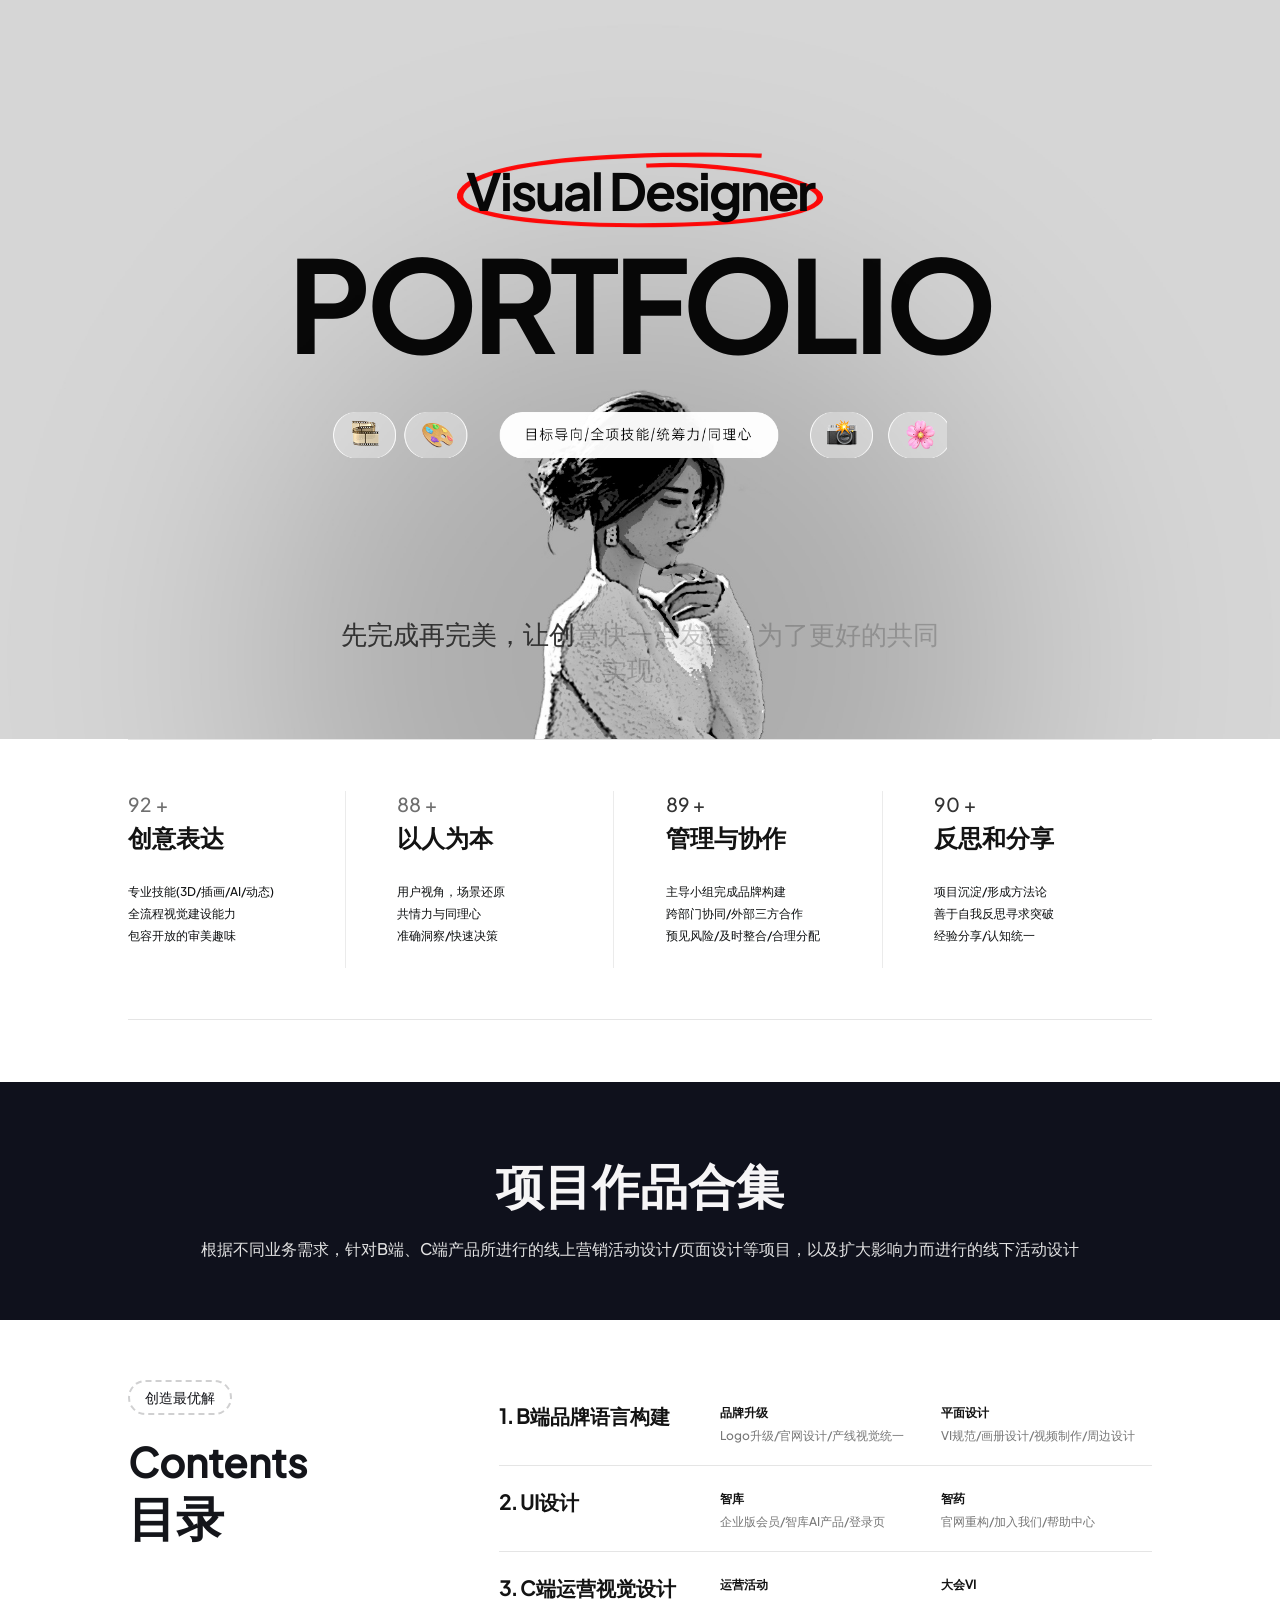
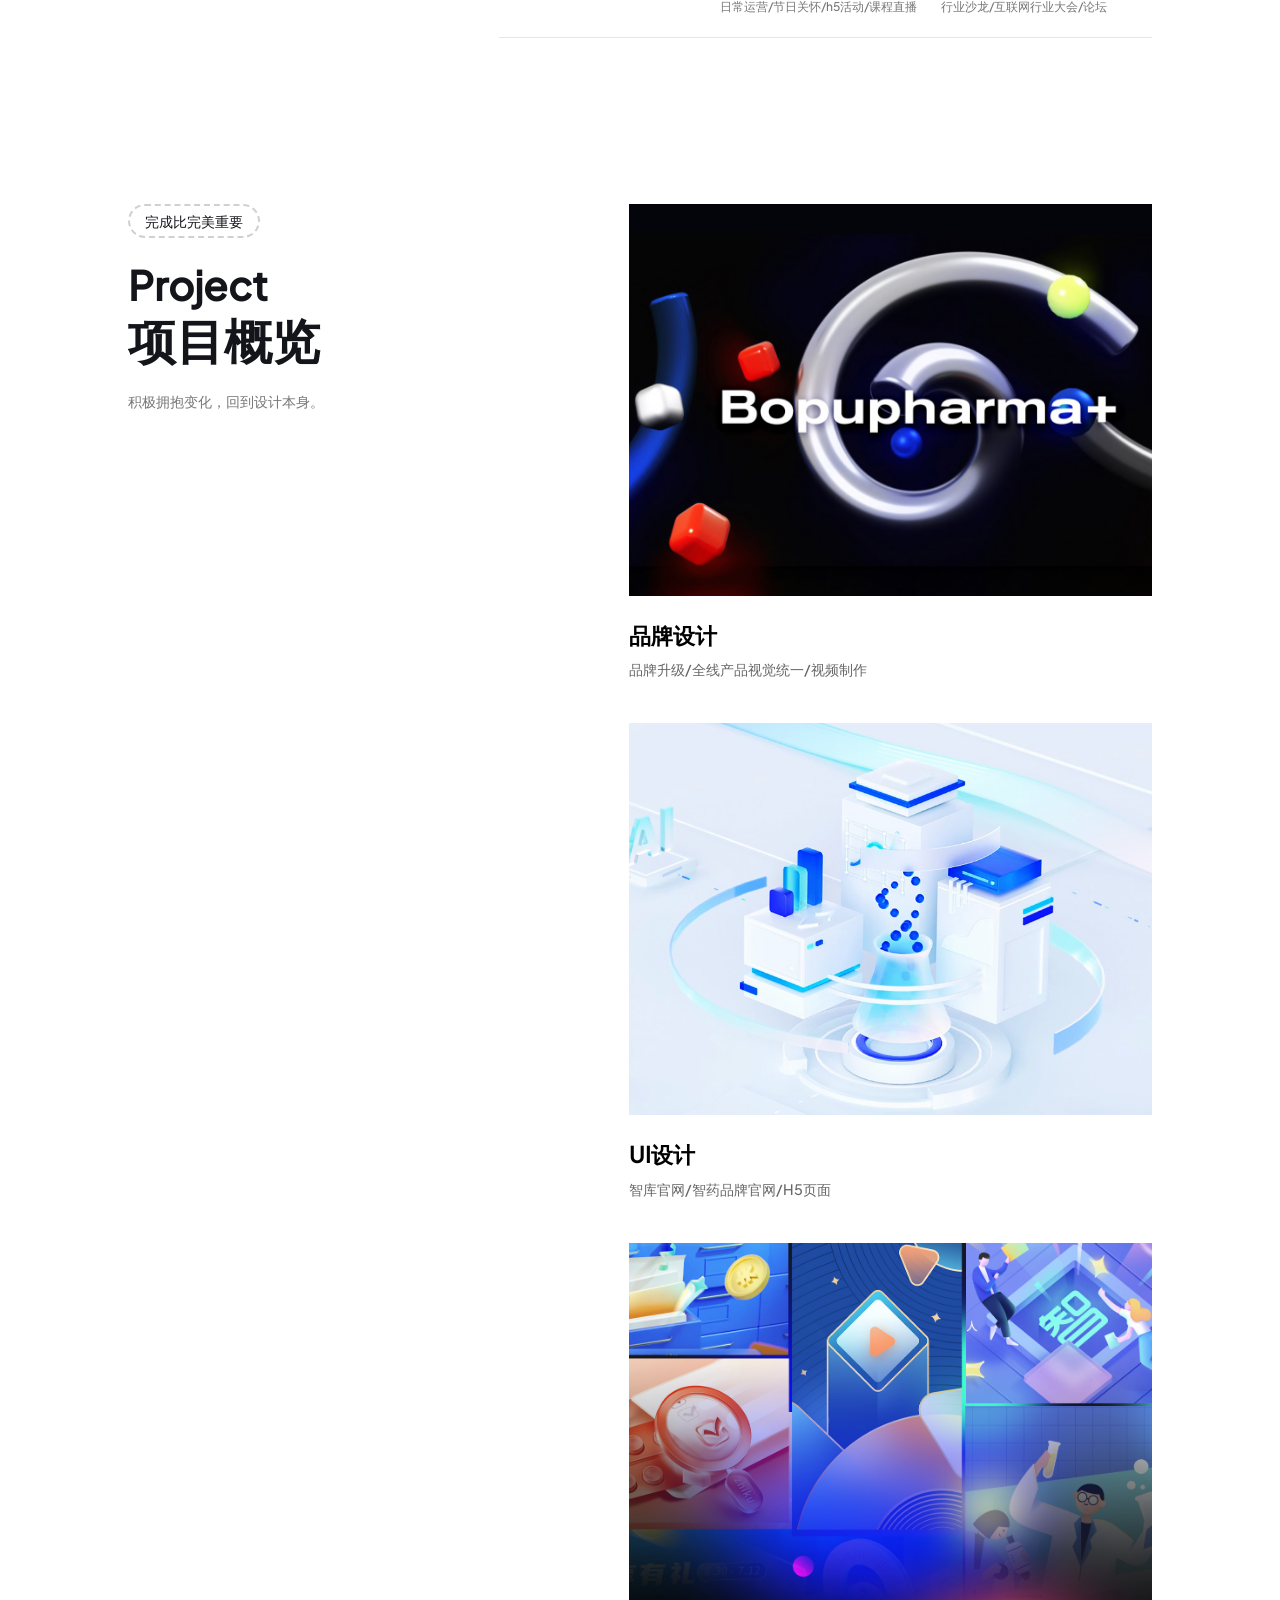
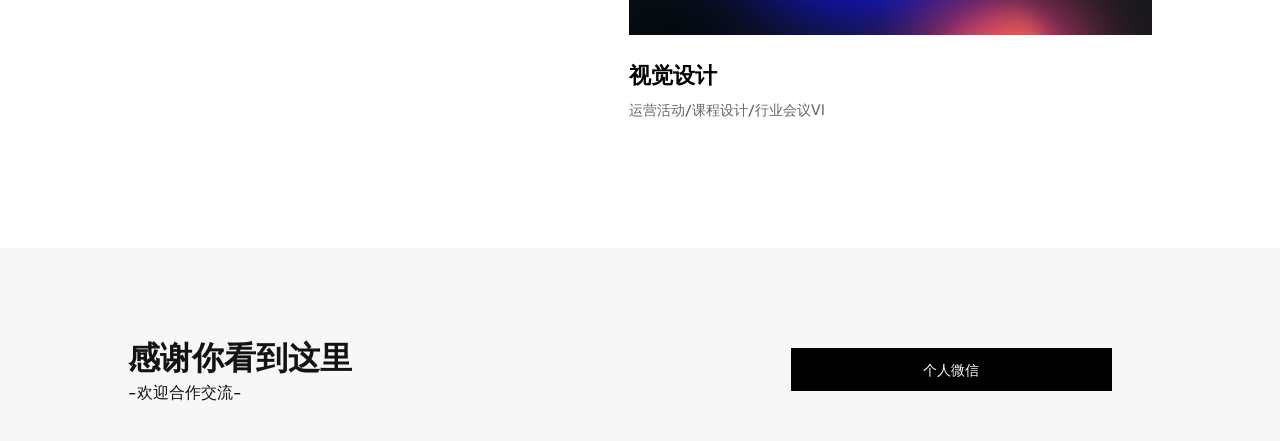
<file: home/index.html>
<!DOCTYPE html>
<html>

<head>
    <meta charset="UTF-8" />
    <meta name="viewport" content="width=device-width, initial-scale=1.0" />
    <meta http-equiv="X-UA-Compatible" content="ie=edge" />
    <title>mangooooo.portfolio</title>
    <link rel="shortcut icon" href="./mangoooo.ico" type="image/x-icon">
    <link href="./lib/UePageReset.css" rel="stylesheet" />
    <link href="./lib/UePage.css" rel="stylesheet" />
    <link href="./css/index.css" rel="stylesheet" />
    <script src="./lib/UePage.umd.min.js"></script>

</head>

<body class="ue-builder-v4">
    <div id="ue-page"
        data-plugin-json-data="[{&quot;name&quot;:&quot;UEBuilderCursorPlugin&quot;,&quot;data&quot;:{&quot;color&quot;:&quot;#000000&quot;}}]"
        class="ue-page-fa2f2 page-editor-d6a06"><!---->
        <div id="gLGIRFXc" data-layout-name="layoutGroup" class="layout-group-c08f7">
            <div class="layout-group-inner-wrapper-d86bc">
                <div id="gLGIRFXc-layer-bg-group" class="background-layer-group-d083f layout-group-bg-fcffb">
                    <div id="gLGIRFXc-layer-bg" class="layer-page_bg-e0884" data-viewport="xxl">
                        <div class="bg-box-c5cbf">
                            <div id="gLGIRFXc-layer-bg-drhec" data-effect="normal"
                                class="image-bg-bb349 bg-layer-b9970">
                                <div class="bg-layer--inner-cad90 bg-layer--hover-effect-c9530"><!----></div>
                            </div>
                        </div>
                    </div>
                    <div id="gLGIRFXc-layer-bg" class="layer-page_bg-e0884" data-viewport="md">
                        <div class="bg-box-c5cbf">
                            <div id="gLGIRFXc-layer-bg-cpkii" data-effect="normal"
                                class="image-bg-bb349 bg-layer-b9970">
                                <div class="bg-layer--inner-cad90 bg-layer--hover-effect-c9530"><!----></div>
                            </div>
                        </div>
                    </div>
                </div>
                <section class="layout_group-limit_content-bd8af">
                    <section class="layout-container-d811a">
                        <section class="layout-body-f0b12">
                            <section id="IvdyoWPW"
                                data-scroll-effect-param="{&quot;type&quot;:&quot;opacity&quot;,&quot;options&quot;:{&quot;startPos&quot;:&quot;top top&quot;,&quot;endPos&quot;:&quot;bottom top&quot;,&quot;start&quot;:&quot;1&quot;,&quot;end&quot;:&quot;0.1&quot;}}"
                                data-layout-name="layoutRow" class="page-layout-row-wrapper-f6543">
                                <div class="layout_row-margin_top-e2d5e"></div>
                                <div class="page-layout-row-container-dc0ac"><!---->
                                    <section class="page-layout-row-feee0"><!---->
                                        <div class="page-layout-row-inner-ab83f">
                                            <div id="uFRfmgFv"
                                                data-scroll-effect-param="{&quot;type&quot;:&quot;parallax&quot;,&quot;options&quot;:{&quot;speed&quot;:&quot;-20&quot;}}"
                                                data-layout-name="layoutCol" class="page-layout-col-dom-eaac1"
                                                style="position: relative;">
                                                <div class="layout-inner-wrapper-c1718 oper-area-uFRfmgFv">
                                                    <div class="enter-animate-aa9db"><!----><!---->
                                                        <div class="layout-col-container-aa69d">
                                                            <div class="layout-col-inner-e7875">
                                                                <section id="GseDnhnA"
                                                                    data-scroll-effect-param="{&quot;type&quot;:&quot;&quot;}"
                                                                    data-layout-name="layoutBlock"
                                                                    class="page-layout-block-wrapper-c3099">
                                                                    <div class="page-layout-block-container-c2587">
                                                                        <!---->
                                                                        <section class="page-layout-block-a29b3"><!---->
                                                                            <div class="page-layout-block-inner-abdf7">
                                                                                <section
                                                                                    class="layout-text-block-b704c">
                                                                                    <div>
                                                                                        <p
                                                                                            style="text-align: center; line-height: 1.25">
                                                                                            <span
                                                                                                style="color: rgb(0, 0, 0); letter-spacing: -0.04em; font-family: PlusJakartaSans-Bold; --font-size: 4vw"
                                                                                                data-font-size="4vw"><strong><font-decoration
                                                                                                        style="--text-decoration-width: 0.1em;--text-decoration-color: rgb(254, 1, 0);--stroke-linecap: square;"
                                                                                                        data-svg-name="line-5"
                                                                                                        data-duration="1s"
                                                                                                        data-delay="0s"
                                                                                                        class="text-decoration-svg-af5e4"><u>Visual
                                                                                                            Designer</u><svg
                                                                                                            viewBox="0 0 305 93"
                                                                                                            class="text-decoration-svg-box-c3ecd"
                                                                                                            preserveAspectRatio="none"
                                                                                                            data-svg-name="line-5">
                                                                                                            <path
                                                                                                                d="M250.485 4.26033C250.485 4.26033 43.0408 -6.90191 7.85761 42.884C-28.0157 93.6466 178.978 96.7392 251.642 82.0595C370.448 58.0576 249.647 9.58681 160.264 16.4169"
                                                                                                                fill="none">
                                                                                                            </path>
                                                                                                        </svg></font-decoration></strong></span>
                                                                                        </p>
                                                                                        <p
                                                                                            style="text-align: center; line-height: 1.25">
                                                                                            <span
                                                                                                style="color: rgb(0, 0, 0); letter-spacing: -0.04em; font-family: PlusJakartaSans-Bold; --font-size: 10vw"
                                                                                                data-font-size="10vw">PORTFOLIO</span>
                                                                                        </p>
                                                                                    </div>
                                                                                </section>
                                                                            </div>
                                                                        </section>
                                                                    </div>
                                                                </section>
                                                                <section id="XwQRdZyT" data-layout-name="layoutBlock"
                                                                    class="page-layout-block-wrapper-c3099">
                                                                    <div class="page-layout-block-container-c2587">
                                                                        <!---->
                                                                        <section class="page-layout-block-a29b3"><!---->
                                                                            <div class="page-layout-block-inner-abdf7">
                                                                                <section
                                                                                    class="layout-text-block-b704c">
                                                                                    <div>
                                                                                        <div style=""
                                                                                            class="img_wrapper-eb43b"
                                                                                            data-image-effect=""
                                                                                            data-effect-option="{}">
                                                                                            <div class="image_item-ff7d7"
                                                                                                data-image-ratio="auto"
                                                                                                data-md-image-ratio="auto"
                                                                                                data-size-mode="ratio"
                                                                                                data-md-size-mode="ratio"
                                                                                                style="--img-w: 1076;--img-h: 80;--width: 100%;--ratio: 7.434944237918216%;--md-ratio: 7.434944237918216%;">
                                                                                                <div class="image_box-c5e00"
                                                                                                    style="background-image: url(./images/a4216628467c6a8527a3862d7c353df0.png);">
                                                                                                    <img src="./images/a4216628467c6a8527a3862d7c353df0.png"
                                                                                                        alt=""
                                                                                                        width="1076"
                                                                                                        height="80">
                                                                                                </div>
                                                                                            </div>
                                                                                        </div>
                                                                                    </div>
                                                                                </section>
                                                                            </div>
                                                                        </section>
                                                                    </div>
                                                                </section>
                                                            </div>
                                                        </div>
                                                    </div>
                                                </div>
                                            </div>
                                        </div>
                                    </section>
                                </div>
                                <div class="layout_row-margin_bottom-b3e51"></div>
                            </section>
                            <section id="pxEniUyI" data-scroll-effect-param="{&quot;type&quot;:&quot;&quot;}"
                                data-layout-name="layoutRow" class="page-layout-row-wrapper-f6543">
                                <div class="layout_row-margin_top-e2d5e"></div>
                                <div class="page-layout-row-container-dc0ac"><!---->
                                    <section class="page-layout-row-feee0"><!---->
                                        <div class="page-layout-row-inner-ab83f">
                                            <div id="lvfzLBnh"
                                                data-scroll-effect-param="{&quot;type&quot;:&quot;parallax&quot;,&quot;options&quot;:{&quot;speed&quot;:&quot;20&quot;}}"
                                                data-layout-name="layoutCol" class="page-layout-col-dom-eaac1"
                                                style="position: relative;">
                                                <div class="layout-inner-wrapper-c1718 oper-area-lvfzLBnh">
                                                    <div class="enter-animate-aa9db"><!----><!---->
                                                        <div class="layout-col-container-aa69d">
                                                            <div class="layout-col-inner-e7875"></div>
                                                        </div>
                                                    </div>
                                                </div>
                                            </div>
                                        </div>
                                    </section>
                                </div>
                                <div class="layout_row-margin_bottom-b3e51"></div>
                            </section>
                            <section id="qgIdSCGG" data-scroll-effect-param="{&quot;type&quot;:&quot;&quot;}"
                                data-layout-name="layoutRow" class="page-layout-row-wrapper-f6543">
                                <div class="layout_row-margin_top-e2d5e"></div>
                                <div class="page-layout-row-container-dc0ac"><!---->
                                    <section class="page-layout-row-feee0"><!---->
                                        <div class="page-layout-row-inner-ab83f">
                                            <div id="CPpJTGwd"
                                                data-scroll-effect-param="{&quot;type&quot;:&quot;&quot;}"
                                                data-layout-name="layoutCol" class="page-layout-col-dom-eaac1"
                                                style="position: relative;">
                                                <div class="layout-inner-wrapper-c1718 oper-area-CPpJTGwd">
                                                    <div class="enter-animate-aa9db"><!----><!---->
                                                        <div class="layout-col-container-aa69d">
                                                            <div class="layout-col-inner-e7875">
                                                                <section id="pHHSyMFE" data-layout-name="layoutBlock"
                                                                    class="page-layout-block-wrapper-c3099">
                                                                    <div class="page-layout-block-container-c2587">
                                                                        <!---->
                                                                        <section class="page-layout-block-a29b3"><!---->
                                                                            <div class="page-layout-block-inner-abdf7">
                                                                                <section
                                                                                    class="layout-text-block-b704c">
                                                                                    <div>
                                                                                        <div class="effect-text-block-b8c8d"
                                                                                            data-align="center"
                                                                                            data-scroll-effect="{&quot;type&quot;:&quot;effect-4&quot;,&quot;options&quot;:{&quot;startPosDis&quot;:&quot;-20%&quot;,&quot;triggerMode&quot;:&quot;&quot;}}"
                                                                                            style="--effect-text-text-color:#333;font-size:2vw;"
                                                                                            data-font-size="2vw">
                                                                                            <div
                                                                                                class="effect-text-inner-cea5f">
                                                                                                先完成再完美，让创意快一点发生，为了更好的共同实现。
                                                                                            </div>
                                                                                        </div>
                                                                                    </div>
                                                                                </section>
                                                                            </div>
                                                                        </section>
                                                                    </div>
                                                                </section>
                                                            </div>
                                                        </div>
                                                    </div>
                                                </div>
                                            </div>
                                        </div>
                                    </section>
                                </div>
                                <div class="layout_row-margin_bottom-b3e51"></div>
                            </section>
                        </section>
                    </section>
                </section>
            </div>
        </div>
        <div id="WJHXnZiI" data-layout-name="layoutGroup" class="layout-group-c08f7">
            <div class="layout-group-inner-wrapper-d86bc"><!---->
                <section class="layout_group-limit_content-bd8af">
                    <section class="layout-container-d811a">
                        <section class="layout-body-f0b12">
                            <section id="CHUEMtNY" data-scroll-effect-param="{&quot;type&quot;:&quot;&quot;}"
                                data-layout-name="layoutRow" class="page-layout-row-wrapper-f6543">
                                <div class="layout_row-margin_top-e2d5e"></div>
                                <div class="page-layout-row-container-dc0ac"><!---->
                                    <section class="page-layout-row-feee0"><!---->
                                        <div class="page-layout-row-inner-ab83f">
                                            <div id="awGufomI" data-layout-name="layoutCol"
                                                class="page-layout-col-dom-eaac1" style="position: relative;">
                                                <div class="layout-inner-wrapper-c1718 oper-area-awGufomI">
                                                    <div class="enter-animate-aa9db"><!----><!---->
                                                        <div class="layout-col-container-aa69d">
                                                            <div class="layout-col-inner-e7875">
                                                                <section id="EsPrUOpy" data-layout-name="layoutBlock"
                                                                    class="page-layout-block-wrapper-c3099">
                                                                    <div class="page-layout-block-container-c2587">
                                                                        <!---->
                                                                        <section class="page-layout-block-a29b3"><!---->
                                                                            <div class="page-layout-block-inner-abdf7">
                                                                                <section
                                                                                    class="layout-text-block-b704c">
                                                                                    <div>
                                                                                        <div class="counter-number-block-f6645"
                                                                                            data-theme="NO02"
                                                                                            data-effect="normal"
                                                                                            data-duration="2.4"
                                                                                            data-align="left"
                                                                                            style="--counter-number-gap:1em;--counter-number-proxy-zoom:1;--counter-number-proxy-translate:0.2em;color:rgb(111, 111, 111);font-size:1.5vw;"
                                                                                            data-font-size="1.5vw">
                                                                                            <div
                                                                                                class="counter-number-inner-f4072">
                                                                                                <div
                                                                                                    class="counter-number-group-d7a5f">
                                                                                                    <div class="counter-number-item-de460"
                                                                                                        data-id="i-1"
                                                                                                        data-nums="[&quot;70&quot;,&quot;92&quot;]"
                                                                                                        data-num-pad="">
                                                                                                        <div
                                                                                                            class="counter-number-item-info-ef2fd">
                                                                                                            <div
                                                                                                                class="counter-number-item-text-fb663">
                                                                                                                92</div>
                                                                                                            <div
                                                                                                                class="counter-number-item-proxy-c45b6">
                                                                                                                +</div>
                                                                                                        </div>
                                                                                                    </div>
                                                                                                </div>
                                                                                            </div>
                                                                                        </div>
                                                                                    </div>
                                                                                </section>
                                                                            </div>
                                                                        </section>
                                                                    </div>
                                                                </section>
                                                                <section id="AkygurSp" data-layout-name="layoutBlock"
                                                                    class="page-layout-block-wrapper-c3099">
                                                                    <div class="page-layout-block-container-c2587">
                                                                        <!---->
                                                                        <section class="page-layout-block-a29b3"><!---->
                                                                            <div class="page-layout-block-inner-abdf7">
                                                                                <section
                                                                                    class="layout-text-block-b704c">
                                                                                    <div>
                                                                                        <p><span style="color: rgb(19, 19, 19); --font-size: 24px"
                                                                                                class="text-24-ce6ae"><strong>创意表达</strong></span>
                                                                                        </p>
                                                                                    </div>
                                                                                </section>
                                                                            </div>
                                                                        </section>
                                                                    </div>
                                                                </section>
                                                                <section id="gUduAtrX" data-layout-name="layoutBlock"
                                                                    class="page-layout-block-wrapper-c3099">
                                                                    <div class="page-layout-block-container-c2587">
                                                                        <!---->
                                                                        <section class="page-layout-block-a29b3"><!---->
                                                                            <div class="page-layout-block-inner-abdf7">
                                                                                <section
                                                                                    class="layout-text-block-b704c">
                                                                                    <div>
                                                                                        <p></p>
                                                                                        <p><span style="color: rgb(14, 16, 17); letter-spacing: 0px; --font-size: 12px"
                                                                                                class="text-12-a906e">专业技能(3D/插画/AI/动态)</span>
                                                                                        </p>
                                                                                        <p><span style="color: rgb(14, 16, 17); letter-spacing: 0px; --font-size: 12px"
                                                                                                class="text-12-a906e">全流程视觉建设能力</span>
                                                                                        </p>
                                                                                        <p><span style="color: rgb(14, 16, 17); letter-spacing: 0px; --font-size: 12px"
                                                                                                class="text-12-a906e">包容开放的审美趣味</span>
                                                                                        </p>
                                                                                    </div>
                                                                                </section>
                                                                            </div>
                                                                        </section>
                                                                    </div>
                                                                </section>
                                                            </div>
                                                        </div>
                                                    </div>
                                                </div>
                                            </div>
                                            <div id="kTmUrzEP" data-layout-name="layoutCol"
                                                class="page-layout-col-dom-eaac1" style="position: relative;">
                                                <div class="layout-inner-wrapper-c1718 oper-area-kTmUrzEP">
                                                    <div class="enter-animate-aa9db"><!----><!---->
                                                        <div class="layout-col-container-aa69d">
                                                            <div class="layout-col-inner-e7875">
                                                                <section id="ptCJFkoB" data-layout-name="layoutBlock"
                                                                    class="page-layout-block-wrapper-c3099">
                                                                    <div class="page-layout-block-container-c2587">
                                                                        <!---->
                                                                        <section class="page-layout-block-a29b3"><!---->
                                                                            <div class="page-layout-block-inner-abdf7">
                                                                                <section
                                                                                    class="layout-text-block-b704c">
                                                                                    <div>
                                                                                        <div class="counter-number-block-f6645"
                                                                                            data-theme="NO02"
                                                                                            data-effect="normal"
                                                                                            data-duration="2.4"
                                                                                            data-align="left"
                                                                                            style="--counter-number-gap:1em;--counter-number-proxy-zoom:1;--counter-number-proxy-translate:0.2em;color:rgb(111, 111, 111);font-size:1.5vw;"
                                                                                            data-font-size="1.5vw">
                                                                                            <div
                                                                                                class="counter-number-inner-f4072">
                                                                                                <div
                                                                                                    class="counter-number-group-d7a5f">
                                                                                                    <div class="counter-number-item-de460"
                                                                                                        data-id="i-1"
                                                                                                        data-nums="[&quot;70&quot;,&quot;88&quot;]"
                                                                                                        data-num-pad="">
                                                                                                        <div
                                                                                                            class="counter-number-item-info-ef2fd">
                                                                                                            <div
                                                                                                                class="counter-number-item-text-fb663">
                                                                                                                88</div>
                                                                                                            <div
                                                                                                                class="counter-number-item-proxy-c45b6">
                                                                                                                +</div>
                                                                                                        </div>
                                                                                                    </div>
                                                                                                </div>
                                                                                            </div>
                                                                                        </div>
                                                                                    </div>
                                                                                </section>
                                                                            </div>
                                                                        </section>
                                                                    </div>
                                                                </section>
                                                                <section id="SaLkKMHL" data-layout-name="layoutBlock"
                                                                    class="page-layout-block-wrapper-c3099">
                                                                    <div class="page-layout-block-container-c2587">
                                                                        <!---->
                                                                        <section class="page-layout-block-a29b3"><!---->
                                                                            <div class="page-layout-block-inner-abdf7">
                                                                                <section
                                                                                    class="layout-text-block-b704c">
                                                                                    <div>
                                                                                        <p><span style="color: rgb(19, 19, 19); --font-size: 24px"
                                                                                                class="text-24-ce6ae"><strong>以人为本</strong></span>
                                                                                        </p>
                                                                                    </div>
                                                                                </section>
                                                                            </div>
                                                                        </section>
                                                                    </div>
                                                                </section>
                                                                <section id="HJmWpfou" data-layout-name="layoutBlock"
                                                                    class="page-layout-block-wrapper-c3099">
                                                                    <div class="page-layout-block-container-c2587">
                                                                        <!---->
                                                                        <section class="page-layout-block-a29b3"><!---->
                                                                            <div class="page-layout-block-inner-abdf7">
                                                                                <section
                                                                                    class="layout-text-block-b704c">
                                                                                    <div>
                                                                                        <p></p>
                                                                                        <p><span style="color: rgb(14, 16, 17); letter-spacing: 0px; --font-size: 12px"
                                                                                                class="text-12-a906e">用户视角，场景还原</span>
                                                                                        </p>
                                                                                        <p><span style="color: rgb(14, 16, 17); letter-spacing: 0px; --font-size: 12px"
                                                                                                class="text-12-a906e">共情力与同理心</span>
                                                                                        </p>
                                                                                        <p><span style="color: rgb(14, 16, 17); letter-spacing: 0px; --font-size: 12px"
                                                                                                class="text-12-a906e">准确洞察/快速决策</span>
                                                                                        </p>
                                                                                    </div>
                                                                                </section>
                                                                            </div>
                                                                        </section>
                                                                    </div>
                                                                </section>
                                                            </div>
                                                        </div>
                                                    </div>
                                                </div>
                                            </div>
                                            <div id="VrtfeiYW" data-layout-name="layoutCol"
                                                class="page-layout-col-dom-eaac1" style="position: relative;">
                                                <div class="layout-inner-wrapper-c1718 oper-area-VrtfeiYW">
                                                    <div class="enter-animate-aa9db"><!----><!---->
                                                        <div class="layout-col-container-aa69d">
                                                            <div class="layout-col-inner-e7875">
                                                                <section id="gtgGhvIb" data-layout-name="layoutBlock"
                                                                    class="page-layout-block-wrapper-c3099">
                                                                    <div class="page-layout-block-container-c2587">
                                                                        <!---->
                                                                        <section class="page-layout-block-a29b3"><!---->
                                                                            <div class="page-layout-block-inner-abdf7">
                                                                                <section
                                                                                    class="layout-text-block-b704c">
                                                                                    <div>
                                                                                        <div class="counter-number-block-f6645"
                                                                                            data-theme="NO02"
                                                                                            data-effect="normal"
                                                                                            data-duration="2.4"
                                                                                            data-align="left"
                                                                                            style="--counter-number-gap:1em;--counter-number-proxy-zoom:1;--counter-number-proxy-translate:0.2em;color:rgb(51, 51, 51);font-size:1.5vw;"
                                                                                            data-font-size="1.5vw">
                                                                                            <div
                                                                                                class="counter-number-inner-f4072">
                                                                                                <div
                                                                                                    class="counter-number-group-d7a5f">
                                                                                                    <div class="counter-number-item-de460"
                                                                                                        data-id="i-1"
                                                                                                        data-nums="[&quot;70&quot;,&quot;89&quot;]"
                                                                                                        data-num-pad="">
                                                                                                        <div
                                                                                                            class="counter-number-item-info-ef2fd">
                                                                                                            <div
                                                                                                                class="counter-number-item-text-fb663">
                                                                                                                89</div>
                                                                                                            <div
                                                                                                                class="counter-number-item-proxy-c45b6">
                                                                                                                +</div>
                                                                                                        </div>
                                                                                                    </div>
                                                                                                </div>
                                                                                            </div>
                                                                                        </div>
                                                                                    </div>
                                                                                </section>
                                                                            </div>
                                                                        </section>
                                                                    </div>
                                                                </section>
                                                                <section id="MHsUQVpn" data-layout-name="layoutBlock"
                                                                    class="page-layout-block-wrapper-c3099">
                                                                    <div class="page-layout-block-container-c2587">
                                                                        <!---->
                                                                        <section class="page-layout-block-a29b3"><!---->
                                                                            <div class="page-layout-block-inner-abdf7">
                                                                                <section
                                                                                    class="layout-text-block-b704c">
                                                                                    <div>
                                                                                        <p><span style="color: rgb(19, 19, 19); --font-size: 24px"
                                                                                                class="text-24-ce6ae"><strong>管理与协作</strong></span>
                                                                                        </p>
                                                                                    </div>
                                                                                </section>
                                                                            </div>
                                                                        </section>
                                                                    </div>
                                                                </section>
                                                                <section id="jrvkvKKu" data-layout-name="layoutBlock"
                                                                    class="page-layout-block-wrapper-c3099">
                                                                    <div class="page-layout-block-container-c2587">
                                                                        <!---->
                                                                        <section class="page-layout-block-a29b3"><!---->
                                                                            <div class="page-layout-block-inner-abdf7">
                                                                                <section
                                                                                    class="layout-text-block-b704c">
                                                                                    <div>
                                                                                        <p></p>
                                                                                        <p><span style="color: rgb(14, 16, 17); letter-spacing: 0px; --font-size: 12px"
                                                                                                class="text-12-a906e">主导小组完成品牌构建</span>
                                                                                        </p>
                                                                                        <p><span style="color: rgb(14, 16, 17); letter-spacing: 0px; --font-size: 12px"
                                                                                                class="text-12-a906e">跨部门协同/外部三方合作</span>
                                                                                        </p>
                                                                                        <p><span style="color: rgb(14, 16, 17); letter-spacing: 0px; --font-size: 12px"
                                                                                                class="text-12-a906e">预见风险/及时整合/合理分配</span>
                                                                                        </p>
                                                                                        <p></p>
                                                                                    </div>
                                                                                </section>
                                                                            </div>
                                                                        </section>
                                                                    </div>
                                                                </section>
                                                            </div>
                                                        </div>
                                                    </div>
                                                </div>
                                            </div>
                                            <div id="NJtPkCOB" data-layout-name="layoutCol"
                                                class="page-layout-col-dom-eaac1" style="position: relative;">
                                                <div class="layout-inner-wrapper-c1718 oper-area-NJtPkCOB">
                                                    <div class="enter-animate-aa9db"><!----><!---->
                                                        <div class="layout-col-container-aa69d">
                                                            <div class="layout-col-inner-e7875">
                                                                <section id="BfGfCaIy" data-layout-name="layoutBlock"
                                                                    class="page-layout-block-wrapper-c3099">
                                                                    <div class="page-layout-block-container-c2587">
                                                                        <!---->
                                                                        <section class="page-layout-block-a29b3"><!---->
                                                                            <div class="page-layout-block-inner-abdf7">
                                                                                <section
                                                                                    class="layout-text-block-b704c">
                                                                                    <div>
                                                                                        <div class="counter-number-block-f6645"
                                                                                            data-theme="NO02"
                                                                                            data-effect="normal"
                                                                                            data-duration="2.4"
                                                                                            data-align="left"
                                                                                            style="--counter-number-gap:1em;--counter-number-proxy-zoom:1;--counter-number-proxy-translate:0.2em;color:rgb(51, 51, 51);font-size:1.5vw;"
                                                                                            data-font-size="1.5vw">
                                                                                            <div
                                                                                                class="counter-number-inner-f4072">
                                                                                                <div
                                                                                                    class="counter-number-group-d7a5f">
                                                                                                    <div class="counter-number-item-de460"
                                                                                                        data-id="i-1"
                                                                                                        data-nums="[&quot;70&quot;,&quot;90&quot;]"
                                                                                                        data-num-pad="">
                                                                                                        <div
                                                                                                            class="counter-number-item-info-ef2fd">
                                                                                                            <div
                                                                                                                class="counter-number-item-text-fb663">
                                                                                                                90</div>
                                                                                                            <div
                                                                                                                class="counter-number-item-proxy-c45b6">
                                                                                                                +</div>
                                                                                                        </div>
                                                                                                    </div>
                                                                                                </div>
                                                                                            </div>
                                                                                        </div>
                                                                                    </div>
                                                                                </section>
                                                                            </div>
                                                                        </section>
                                                                    </div>
                                                                </section>
                                                                <section id="WufiqvFl" data-layout-name="layoutBlock"
                                                                    class="page-layout-block-wrapper-c3099">
                                                                    <div class="page-layout-block-container-c2587">
                                                                        <!---->
                                                                        <section class="page-layout-block-a29b3"><!---->
                                                                            <div class="page-layout-block-inner-abdf7">
                                                                                <section
                                                                                    class="layout-text-block-b704c">
                                                                                    <div>
                                                                                        <p><span style="color: rgb(19, 19, 19); --font-size: 24px"
                                                                                                class="text-24-ce6ae"><strong>反思和分享</strong></span>
                                                                                        </p>
                                                                                    </div>
                                                                                </section>
                                                                            </div>
                                                                        </section>
                                                                    </div>
                                                                </section>
                                                                <section id="iVDVZKjD" data-layout-name="layoutBlock"
                                                                    class="page-layout-block-wrapper-c3099">
                                                                    <div class="page-layout-block-container-c2587">
                                                                        <!---->
                                                                        <section class="page-layout-block-a29b3"><!---->
                                                                            <div class="page-layout-block-inner-abdf7">
                                                                                <section
                                                                                    class="layout-text-block-b704c">
                                                                                    <div>
                                                                                        <p></p>
                                                                                        <p><span style="color: rgb(14, 16, 17); letter-spacing: 0px; --font-size: 12px"
                                                                                                class="text-12-a906e">项目沉淀/形成方法论</span>
                                                                                        </p>
                                                                                        <p><span style="color: rgb(14, 16, 17); letter-spacing: 0px; --font-size: 12px"
                                                                                                class="text-12-a906e">善于自我反思寻求突破</span>
                                                                                        </p>
                                                                                        <p><span style="color: rgb(14, 16, 17); letter-spacing: 0px; --font-size: 12px"
                                                                                                class="text-12-a906e">经验分享/认知统一</span>
                                                                                        </p>
                                                                                    </div>
                                                                                </section>
                                                                            </div>
                                                                        </section>
                                                                    </div>
                                                                </section>
                                                            </div>
                                                        </div>
                                                    </div>
                                                </div>
                                            </div>
                                        </div>
                                    </section>
                                </div>
                                <div class="layout_row-margin_bottom-b3e51"></div>
                            </section>
                        </section>
                    </section>
                </section>
            </div>
        </div>
        <div id="NRoKeFlB" data-effect="imageAnimate" data-layout-name="layoutGroup" class="layout-group-c08f7">
            <div class="layout-group-inner-wrapper-d86bc">
                <div id="NRoKeFlB-layer-bg-group" class="background-layer-group-d083f layout-group-bg-fcffb">
                    <div id="NRoKeFlB-layer-bg" class="layer-page_bg-e0884" data-viewport="xxl">
                        <div class="bg-box-c5cbf">
                            <div id="NRoKeFlB-layer-bg-geimw" class="color-bg-dfdd7 bg-layer-b9970"></div>
                        </div>
                        <div class="bg-box-c5cbf">
                            <div class="spline-bg-ee372 bg-layer-b9970" id="NRoKeFlB-layer-bg-opkhq">
                                <div class="spline-bg--box-ba702" style="--spline-w: 300; --spline-h: 300;">
                                    <div data-url="https://static.jsmo.xin/uebuilder/public-resource/spline/beijing/spline005.splinecode"
                                        loading="auto" class="spline-viewer-e851b"></div>
                                </div>
                            </div>
                        </div>
                    </div>
                    <div id="NRoKeFlB-layer-bg" class="layer-page_bg-e0884" data-viewport="md">
                        <div class="bg-box-c5cbf">
                            <div id="NRoKeFlB-layer-bg-wtabz" class="color-bg-dfdd7 bg-layer-b9970"></div>
                        </div>
                        <div class="bg-box-c5cbf">
                            <div class="spline-bg-ee372 bg-layer-b9970" id="NRoKeFlB-layer-bg-wtcdj">
                                <div class="spline-bg--box-ba702" style="--spline-w: 300; --spline-h: 300;">
                                    <div data-url="https://static.jsmo.xin/uebuilder/public-resource/spline/beijing/spline005.splinecode"
                                        loading="auto" class="spline-viewer-e851b"></div>
                                </div>
                            </div>
                        </div>
                    </div>
                </div>
                <section class="layout_group-limit_content-bd8af">
                    <section class="layout-container-d811a">
                        <section class="layout-body-f0b12">
                            <section id="sQdPkAuy" data-layout-name="layoutRow" class="page-layout-row-wrapper-f6543">
                                <div class="layout_row-margin_top-e2d5e"></div>
                                <div class="page-layout-row-container-dc0ac"><!---->
                                    <section data-animate="fadeInUp" class="page-layout-row-feee0"><!---->
                                        <div class="page-layout-row-inner-ab83f">
                                            <div id="fSQKVrLz" data-layout-name="layoutCol"
                                                class="page-layout-col-dom-eaac1" style="position: relative;">
                                                <div class="layout-inner-wrapper-c1718 oper-area-fSQKVrLz">
                                                    <div class="enter-animate-aa9db"><!----><!---->
                                                        <div class="layout-col-container-aa69d">
                                                            <div class="layout-col-inner-e7875">
                                                                <section id="NbkREfeB" data-layout-name="layoutBlock"
                                                                    class="page-layout-block-wrapper-c3099">
                                                                    <div class="page-layout-block-container-c2587">
                                                                        <!---->
                                                                        <section class="page-layout-block-a29b3">
                                                                            <div id="NbkREfeB-layer-bg-group"
                                                                                class="background-layer-group-d083f page-layout-block-bg-d94ba"
                                                                                data-type="layout-block"><!---->
                                                                                <div id="NbkREfeB-layer-bg"
                                                                                    class="layer-page_bg-e0884"
                                                                                    data-viewport="md"></div>
                                                                            </div>
                                                                            <div class="page-layout-block-inner-abdf7">
                                                                                <section
                                                                                    class="layout-text-block-b704c">
                                                                                    <div>
                                                                                        <p
                                                                                            style="text-align: center; line-height: 2">
                                                                                            <span
                                                                                                style="color: rgb(246, 245, 246); --font-size: 48px"
                                                                                                class="text-48-d26d5"><strong>项目作品合集</strong></span>
                                                                                        </p>
                                                                                        <p
                                                                                            style="text-align: center; line-height: 2">
                                                                                            <span
                                                                                                style="color: rgb(226, 226, 226); --font-size: 16px"
                                                                                                class="text-16-d4745">根据不同业务需求，针对B端、C端产品所进行的线上营销活动设计/页面设计等项目，以及扩大影响力而进行的线下活动设计</span>
                                                                                        </p>
                                                                                    </div>
                                                                                </section>
                                                                            </div>
                                                                        </section>
                                                                    </div>
                                                                </section>
                                                            </div>
                                                        </div>
                                                    </div>
                                                </div>
                                            </div>
                                        </div>
                                    </section>
                                </div>
                                <div class="layout_row-margin_bottom-b3e51"></div>
                            </section>
                        </section>
                    </section>
                </section>
            </div>
        </div>
        <div id="AUQTrJqj" data-layout-name="layoutGroup" class="layout-group-c08f7">
            <div class="layout-group-inner-wrapper-d86bc">
                <div id="AUQTrJqj-layer-bg-group" class="background-layer-group-d083f layout-group-bg-fcffb">
                    <div id="AUQTrJqj-layer-bg" class="layer-page_bg-e0884" data-viewport="xxl"></div><!---->
                </div>
                <section class="layout_group-limit_content-bd8af">
                    <section class="layout-container-d811a">
                        <section class="layout-body-f0b12">
                            <section id="zxAQpAGB" data-layout-name="layoutRow" class="page-layout-row-wrapper-f6543">
                                <div class="layout_row-margin_top-e2d5e"></div>
                                <div class="page-layout-row-container-dc0ac"><!---->
                                    <section class="page-layout-row-feee0"><!---->
                                        <div class="page-layout-row-inner-ab83f">
                                            <div id="omTvJwmH"
                                                data-scroll-effect-param="{&quot;type&quot;:&quot;&quot;}"
                                                data-layout-name="layoutCol" class="page-layout-col-dom-eaac1"
                                                style="position: relative;">
                                                <div class="layout-inner-wrapper-c1718 oper-area-omTvJwmH">
                                                    <div class="enter-animate-aa9db"><!----><!---->
                                                        <div class="layout-col-container-aa69d">
                                                            <div class="layout-col-inner-e7875">
                                                                <section id="HKdgIBSO" data-layout-name="layoutBlock"
                                                                    class="page-layout-block-wrapper-c3099">
                                                                    <div class="page-layout-block-container-c2587">
                                                                        <!---->
                                                                        <section class="page-layout-block-a29b3"><!---->
                                                                            <div class="page-layout-block-inner-abdf7">
                                                                                <section
                                                                                    class="layout-text-block-b704c">
                                                                                    <div>
                                                                                        <div class="btn-row-c58e4"
                                                                                            isediting="false"
                                                                                            style="--btn-row-gap: 1em">
                                                                                            <div class="btn-list-a1de5">
                                                                                                <div class="btn-ece02"
                                                                                                    target="_blank"
                                                                                                    data-theme="custom"
                                                                                                    data-link-type="link"
                                                                                                    data-pop-layer="{}"
                                                                                                    style="--padding: 4px 15px 4px 15px;--color: rgb(20, 21, 26);--border-radius: 100px;--border-width: 2px;--border-color: rgba(20, 21, 26, 0.2);--border-style: dashed;">
                                                                                                    <div
                                                                                                        class="btn-text-d97c4">
                                                                                                        创造最优解</div>
                                                                                                </div>
                                                                                            </div>
                                                                                        </div>
                                                                                        <p></p>
                                                                                        <p style="line-height: 1.25">
                                                                                            <span
                                                                                                style="color: rgb(20, 21, 26); --font-size: 40px"
                                                                                                class="text-40-e6a15"><strong>Contents</strong></span>
                                                                                        </p>
                                                                                        <p style="line-height: 1.25">
                                                                                            <span
                                                                                                style="color: rgb(20, 21, 26); --font-size: 48px"
                                                                                                class="text-48-d26d5"><strong>目录</strong></span>
                                                                                        </p>
                                                                                    </div>
                                                                                </section>
                                                                            </div>
                                                                        </section>
                                                                    </div>
                                                                </section>
                                                            </div>
                                                        </div>
                                                    </div>
                                                </div>
                                            </div>
                                            <div id="oUqCvVxR" data-layout-name="layoutCol"
                                                class="page-layout-col-dom-eaac1" style="position: relative;">
                                                <div class="layout-inner-wrapper-c1718 oper-area-oUqCvVxR">
                                                    <div class="enter-animate-aa9db"><!----><!---->
                                                        <div class="layout-col-container-aa69d">
                                                            <div class="layout-col-inner-e7875">
                                                                <section id="nQaaotqm"
                                                                    data-scroll-effect-param="{&quot;type&quot;:&quot;&quot;}"
                                                                    data-layout-name="layoutBlock"
                                                                    class="page-layout-block-wrapper-c3099">
                                                                    <div class="page-layout-block-container-c2587">
                                                                        <!---->
                                                                        <section class="page-layout-block-a29b3"><!---->
                                                                            <div class="page-layout-block-inner-abdf7">
                                                                                <section
                                                                                    class="layout-text-block-b704c">
                                                                                    <div>
                                                                                        <div class="grid-layer-cb854"
                                                                                            data-config="{&quot;grid&quot;:&quot;1,1-1-1:1/1/2/2,1/2/2/3,1/3/2/4&quot;,&quot;mdGrid&quot;:&quot;auto-auto-auto,1:1/1/2/2,2/1/3/2,3/1/4/2&quot;,&quot;width&quot;:&quot;100%&quot;,&quot;gap&quot;:&quot;10px&quot;,&quot;mdGap&quot;:&quot;10px&quot;,&quot;padding&quot;:&quot;20px 0&quot;,&quot;border&quot;:{&quot;width&quot;:&quot;0 0 1px 0&quot;,&quot;style&quot;:&quot;solid&quot;,&quot;color&quot;:&quot;rgba(0, 0, 0, 0.1)&quot;}}">
                                                                                            <div class="grid-layer--inner-ef909"
                                                                                                style="--grid-template-columns: 1fr 1fr 1fr;--grid-template-rows: 1fr;--md-grid-template-columns: 1fr;--md-grid-template-rows: auto auto auto;gap: 10px;--md-grid-layer-gap: 10px;padding: 20px 0;width: 100%;border-width: 0 0 1px 0;border-style: solid;border-color: rgba(0, 0, 0, 0.1);">
                                                                                                <div class="grid-item-af6e7"
                                                                                                    data-config="{&quot;overflow&quot;:&quot;hidden&quot;,&quot;gridArea&quot;:&quot;1/1/2/2&quot;,&quot;mdGridArea&quot;:&quot;1/1/2/2&quot;,&quot;padding&quot;:&quot;0px&quot;,&quot;radius&quot;:&quot;&quot;,&quot;shadow&quot;:&quot;&quot;}"
                                                                                                    style="grid-area: 1/1/2/2;--md-grid-layer-item-area: 1/1/2/2;--grid-layer-item-padding: 0px;overflow: hidden;">
                                                                                                    <div
                                                                                                        class="grid-item--inner-ae340">
                                                                                                        <p><span style="color: rgb(19, 19, 19); --font-size: 20px"
                                                                                                                class="text-20-e283b"><strong>1.
                                                                                                                    B端品牌语言构建</strong></span>
                                                                                                        </p>
                                                                                                    </div>
                                                                                                </div>
                                                                                                <div class="grid-item-af6e7"
                                                                                                    data-config="{&quot;overflow&quot;:&quot;hidden&quot;,&quot;gridArea&quot;:&quot;1/2/2/3&quot;,&quot;mdGridArea&quot;:&quot;2/1/3/2&quot;,&quot;padding&quot;:&quot;0px&quot;,&quot;radius&quot;:&quot;&quot;,&quot;shadow&quot;:&quot;&quot;}"
                                                                                                    style="grid-area: 1/2/2/3;--md-grid-layer-item-area: 2/1/3/2;--grid-layer-item-padding: 0px;overflow: hidden;">
                                                                                                    <div
                                                                                                        class="grid-item--inner-ae340">
                                                                                                        <p><span style="color: rgb(19, 19, 19); --font-size: 12px"
                                                                                                                class="text-12-a906e"><strong>品牌升级</strong></span>
                                                                                                        </p>
                                                                                                        <p><span class="text-12-a906e"
                                                                                                                style="--font-size: 12px">Logo升级/官网设计/产线视觉统一</span>
                                                                                                        </p>
                                                                                                    </div>
                                                                                                </div>
                                                                                                <div class="grid-item-af6e7"
                                                                                                    data-config="{&quot;overflow&quot;:&quot;hidden&quot;,&quot;gridArea&quot;:&quot;1/3/2/4&quot;,&quot;mdGridArea&quot;:&quot;3/1/4/2&quot;,&quot;padding&quot;:&quot;0px&quot;,&quot;radius&quot;:&quot;&quot;,&quot;shadow&quot;:&quot;&quot;}"
                                                                                                    style="grid-area: 1/3/2/4;--md-grid-layer-item-area: 3/1/4/2;--grid-layer-item-padding: 0px;overflow: hidden;">
                                                                                                    <div
                                                                                                        class="grid-item--inner-ae340">
                                                                                                        <p><span style="color: rgb(19, 19, 19); --font-size: 12px"
                                                                                                                class="text-12-a906e"><strong>平面设计</strong></span>
                                                                                                        </p>
                                                                                                        <p><span class="text-12-a906e"
                                                                                                                style="--font-size: 12px">VI规范/画册设计/视频制作/周边设计</span>
                                                                                                        </p>
                                                                                                    </div>
                                                                                                </div>
                                                                                            </div>
                                                                                        </div>
                                                                                    </div>
                                                                                </section>
                                                                            </div>
                                                                        </section>
                                                                    </div>
                                                                </section>
                                                                <section id="RCLjtkqv"
                                                                    data-scroll-effect-param="{&quot;type&quot;:&quot;&quot;}"
                                                                    data-layout-name="layoutBlock"
                                                                    class="page-layout-block-wrapper-c3099">
                                                                    <div class="page-layout-block-container-c2587">
                                                                        <!---->
                                                                        <section class="page-layout-block-a29b3"><!---->
                                                                            <div class="page-layout-block-inner-abdf7">
                                                                                <section
                                                                                    class="layout-text-block-b704c">
                                                                                    <div>
                                                                                        <div class="grid-layer-cb854"
                                                                                            data-config="{&quot;grid&quot;:&quot;1,1-1-1:1/1/2/2,1/2/2/3,1/3/2/4&quot;,&quot;mdGrid&quot;:&quot;auto-auto-auto,1:1/1/2/2,2/1/3/2,3/1/4/2&quot;,&quot;width&quot;:&quot;100%&quot;,&quot;gap&quot;:&quot;10px&quot;,&quot;mdGap&quot;:&quot;10px&quot;,&quot;padding&quot;:&quot;20px 0&quot;,&quot;border&quot;:{&quot;width&quot;:&quot;0 0 1px 0&quot;,&quot;style&quot;:&quot;solid&quot;,&quot;color&quot;:&quot;rgba(0, 0, 0, 0.1)&quot;}}">
                                                                                            <div class="grid-layer--inner-ef909"
                                                                                                style="--grid-template-columns: 1fr 1fr 1fr;--grid-template-rows: 1fr;--md-grid-template-columns: 1fr;--md-grid-template-rows: auto auto auto;gap: 10px;--md-grid-layer-gap: 10px;padding: 20px 0;width: 100%;border-width: 0 0 1px 0;border-style: solid;border-color: rgba(0, 0, 0, 0.1);">
                                                                                                <div class="grid-item-af6e7"
                                                                                                    data-config="{&quot;overflow&quot;:&quot;hidden&quot;,&quot;gridArea&quot;:&quot;1/1/2/2&quot;,&quot;mdGridArea&quot;:&quot;1/1/2/2&quot;,&quot;padding&quot;:&quot;0px&quot;,&quot;radius&quot;:&quot;&quot;,&quot;shadow&quot;:&quot;&quot;}"
                                                                                                    style="grid-area: 1/1/2/2;--md-grid-layer-item-area: 1/1/2/2;--grid-layer-item-padding: 0px;overflow: hidden;">
                                                                                                    <div
                                                                                                        class="grid-item--inner-ae340">
                                                                                                        <p><span style="color: rgb(19, 19, 19); --font-size: 20px"
                                                                                                                class="text-20-e283b"><strong>2.
                                                                                                                    UI设计</strong></span>
                                                                                                        </p>
                                                                                                    </div>
                                                                                                </div>
                                                                                                <div class="grid-item-af6e7"
                                                                                                    data-config="{&quot;overflow&quot;:&quot;hidden&quot;,&quot;gridArea&quot;:&quot;1/2/2/3&quot;,&quot;mdGridArea&quot;:&quot;2/1/3/2&quot;,&quot;padding&quot;:&quot;0px&quot;,&quot;radius&quot;:&quot;&quot;,&quot;shadow&quot;:&quot;&quot;}"
                                                                                                    style="grid-area: 1/2/2/3;--md-grid-layer-item-area: 2/1/3/2;--grid-layer-item-padding: 0px;overflow: hidden;">
                                                                                                    <div
                                                                                                        class="grid-item--inner-ae340">
                                                                                                        <p><span style="color: rgb(19, 19, 19); --font-size: 12px"
                                                                                                                class="text-12-a906e"><strong>智库</strong></span>
                                                                                                        </p>
                                                                                                        <p><span class="text-12-a906e"
                                                                                                                style="--font-size: 12px">企业版会员/智库AI产品/登录页</span>
                                                                                                        </p>
                                                                                                    </div>
                                                                                                </div>
                                                                                                <div class="grid-item-af6e7"
                                                                                                    data-config="{&quot;overflow&quot;:&quot;hidden&quot;,&quot;gridArea&quot;:&quot;1/3/2/4&quot;,&quot;mdGridArea&quot;:&quot;3/1/4/2&quot;,&quot;padding&quot;:&quot;0px&quot;,&quot;radius&quot;:&quot;&quot;,&quot;shadow&quot;:&quot;&quot;}"
                                                                                                    style="grid-area: 1/3/2/4;--md-grid-layer-item-area: 3/1/4/2;--grid-layer-item-padding: 0px;overflow: hidden;">
                                                                                                    <div
                                                                                                        class="grid-item--inner-ae340">
                                                                                                        <p><span style="color: rgb(19, 19, 19); --font-size: 12px"
                                                                                                                class="text-12-a906e"><strong>智药</strong></span>
                                                                                                        </p>
                                                                                                        <p><span class="text-12-a906e"
                                                                                                                style="--font-size: 12px">官网重构/加入我们/帮助中心</span>
                                                                                                        </p>
                                                                                                    </div>
                                                                                                </div>
                                                                                            </div>
                                                                                        </div>
                                                                                    </div>
                                                                                </section>
                                                                            </div>
                                                                        </section>
                                                                    </div>
                                                                </section>
                                                                <section id="WcQdAHCU"
                                                                    data-scroll-effect-param="{&quot;type&quot;:&quot;&quot;}"
                                                                    data-layout-name="layoutBlock"
                                                                    class="page-layout-block-wrapper-c3099">
                                                                    <div class="page-layout-block-container-c2587">
                                                                        <!---->
                                                                        <section class="page-layout-block-a29b3"><!---->
                                                                            <div class="page-layout-block-inner-abdf7">
                                                                                <section
                                                                                    class="layout-text-block-b704c">
                                                                                    <div>
                                                                                        <div class="grid-layer-cb854"
                                                                                            data-config="{&quot;grid&quot;:&quot;1,1-1-1:1/1/2/2,1/2/2/3,1/3/2/4&quot;,&quot;mdGrid&quot;:&quot;auto-auto-auto,1:1/1/2/2,2/1/3/2,3/1/4/2&quot;,&quot;width&quot;:&quot;100%&quot;,&quot;gap&quot;:&quot;10px&quot;,&quot;mdGap&quot;:&quot;10px&quot;,&quot;padding&quot;:&quot;20px 0&quot;,&quot;border&quot;:{&quot;width&quot;:&quot;0 0 1px 0&quot;,&quot;style&quot;:&quot;solid&quot;,&quot;color&quot;:&quot;rgba(0, 0, 0, 0.1)&quot;}}">
                                                                                            <div class="grid-layer--inner-ef909"
                                                                                                style="--grid-template-columns: 1fr 1fr 1fr;--grid-template-rows: 1fr;--md-grid-template-columns: 1fr;--md-grid-template-rows: auto auto auto;gap: 10px;--md-grid-layer-gap: 10px;padding: 20px 0;width: 100%;border-width: 0 0 1px 0;border-style: solid;border-color: rgba(0, 0, 0, 0.1);">
                                                                                                <div class="grid-item-af6e7"
                                                                                                    data-config="{&quot;overflow&quot;:&quot;hidden&quot;,&quot;gridArea&quot;:&quot;1/1/2/2&quot;,&quot;mdGridArea&quot;:&quot;1/1/2/2&quot;,&quot;padding&quot;:&quot;0px&quot;,&quot;radius&quot;:&quot;&quot;,&quot;shadow&quot;:&quot;&quot;}"
                                                                                                    style="grid-area: 1/1/2/2;--md-grid-layer-item-area: 1/1/2/2;--grid-layer-item-padding: 0px;overflow: hidden;">
                                                                                                    <div
                                                                                                        class="grid-item--inner-ae340">
                                                                                                        <p><span style="color: rgb(19, 19, 19); --font-size: 20px"
                                                                                                                class="text-20-e283b"><strong>3.
                                                                                                                    C端运营视觉设计</strong></span>
                                                                                                        </p>
                                                                                                    </div>
                                                                                                </div>
                                                                                                <div class="grid-item-af6e7"
                                                                                                    data-config="{&quot;overflow&quot;:&quot;hidden&quot;,&quot;gridArea&quot;:&quot;1/2/2/3&quot;,&quot;mdGridArea&quot;:&quot;2/1/3/2&quot;,&quot;padding&quot;:&quot;0px&quot;,&quot;radius&quot;:&quot;&quot;,&quot;shadow&quot;:&quot;&quot;}"
                                                                                                    style="grid-area: 1/2/2/3;--md-grid-layer-item-area: 2/1/3/2;--grid-layer-item-padding: 0px;overflow: hidden;">
                                                                                                    <div
                                                                                                        class="grid-item--inner-ae340">
                                                                                                        <p><span style="color: rgb(19, 19, 19); --font-size: 12px"
                                                                                                                class="text-12-a906e"><strong>运营活动</strong></span>
                                                                                                        </p>
                                                                                                        <p><span class="text-12-a906e"
                                                                                                                style="--font-size: 12px">日常运营/节日关怀/h5活动/课程直播</span>
                                                                                                        </p>
                                                                                                    </div>
                                                                                                </div>
                                                                                                <div class="grid-item-af6e7"
                                                                                                    data-config="{&quot;overflow&quot;:&quot;hidden&quot;,&quot;gridArea&quot;:&quot;1/3/2/4&quot;,&quot;mdGridArea&quot;:&quot;3/1/4/2&quot;,&quot;padding&quot;:&quot;0px&quot;,&quot;radius&quot;:&quot;&quot;,&quot;shadow&quot;:&quot;&quot;}"
                                                                                                    style="grid-area: 1/3/2/4;--md-grid-layer-item-area: 3/1/4/2;--grid-layer-item-padding: 0px;overflow: hidden;">
                                                                                                    <div
                                                                                                        class="grid-item--inner-ae340">
                                                                                                        <p><span style="color: rgb(19, 19, 19); --font-size: 12px"
                                                                                                                class="text-12-a906e"><strong>大会VI</strong></span>
                                                                                                        </p>
                                                                                                        <p><span class="text-12-a906e"
                                                                                                                style="--font-size: 12px">行业沙龙/互联网行业大会/论坛</span>
                                                                                                        </p>
                                                                                                    </div>
                                                                                                </div>
                                                                                            </div>
                                                                                        </div>
                                                                                    </div>
                                                                                </section>
                                                                            </div>
                                                                        </section>
                                                                    </div>
                                                                </section>
                                                            </div>
                                                        </div>
                                                    </div>
                                                </div>
                                            </div>
                                        </div>
                                    </section>
                                </div>
                                <div class="layout_row-margin_bottom-b3e51"></div>
                            </section>
                        </section>
                    </section>
                </section>
            </div>
        </div>
        <div id="ZnaEBxEI" data-effect="imageAnimate" data-layout-name="layoutGroup" class="layout-group-c08f7">
            <div class="layout-group-inner-wrapper-d86bc">
                <div id="ZnaEBxEI-layer-bg-group" class="background-layer-group-d083f layout-group-bg-fcffb">
                    <div id="ZnaEBxEI-layer-bg" class="layer-page_bg-e0884" data-viewport="xxl">
                        <div class="bg-box-c5cbf">
                            <div id="ZnaEBxEI-layer-bg-anwzk" class="color-bg-dfdd7 bg-layer-b9970"></div>
                        </div>
                    </div><!---->
                </div>
                <section class="layout_group-limit_content-bd8af">
                    <section class="layout-container-d811a">
                        <section class="layout-body-f0b12">
                            <section id="AWrcQioK" data-layout-name="layoutRow" class="page-layout-row-wrapper-f6543">
                                <div class="layout_row-margin_top-e2d5e"></div>
                                <div class="page-layout-row-container-dc0ac"><!---->
                                    <section class="page-layout-row-feee0"><!---->
                                        <div class="page-layout-row-inner-ab83f">
                                            <div id="aUBIcKFw"
                                                data-scroll-effect-param="{&quot;type&quot;:&quot;sticky&quot;,&quot;options&quot;:{&quot;padding&quot;:&quot;80px 0 80px 0&quot;}}"
                                                data-layout-name="layoutCol" class="page-layout-col-dom-eaac1"
                                                style="position: relative;">
                                                <div class="layout-inner-wrapper-c1718 oper-area-aUBIcKFw">
                                                    <div class="enter-animate-aa9db"><!----><!---->
                                                        <div class="layout-col-container-aa69d">
                                                            <div class="layout-col-inner-e7875">
                                                                <section id="bzWwnTDf" data-layout-name="layoutBlock"
                                                                    class="page-layout-block-wrapper-c3099">
                                                                    <div class="page-layout-block-container-c2587">
                                                                        <!---->
                                                                        <section class="page-layout-block-a29b3"><!---->
                                                                            <div class="page-layout-block-inner-abdf7">
                                                                                <section
                                                                                    class="layout-text-block-b704c">
                                                                                    <div>
                                                                                        <div class="btn-row-c58e4"
                                                                                            isediting="false"
                                                                                            style="--btn-row-gap: 1em">
                                                                                            <div class="btn-list-a1de5">
                                                                                                <div class="btn-ece02"
                                                                                                    target="_blank"
                                                                                                    data-theme="custom"
                                                                                                    data-link-type="link"
                                                                                                    data-pop-layer="{}"
                                                                                                    style="--padding: 4px 15px 4px 15px;--color: rgb(20, 21, 26);--border-radius: 100px;--border-width: 2px;--border-color: rgba(20, 21, 26, 0.2);--border-style: dashed;">
                                                                                                    <div
                                                                                                        class="btn-text-d97c4">
                                                                                                        完成比完美重要</div>
                                                                                                </div>
                                                                                            </div>
                                                                                        </div>
                                                                                        <p></p>
                                                                                        <p style="line-height: 1.25">
                                                                                            <span
                                                                                                style="color: rgb(20, 21, 26); --font-size: 40px"
                                                                                                class="text-40-e6a15"><strong>Project</strong></span>
                                                                                        </p>
                                                                                        <p style="line-height: 1.25">
                                                                                            <span
                                                                                                style="color: rgb(20, 21, 26); --font-size: 48px"
                                                                                                class="text-48-d26d5"><strong>项目概览</strong></span>
                                                                                        </p>
                                                                                    </div>
                                                                                </section>
                                                                            </div>
                                                                        </section>
                                                                    </div>
                                                                </section>
                                                                <section id="WxURpZZI" data-layout-name="layoutBlock"
                                                                    class="page-layout-block-wrapper-c3099">
                                                                    <div class="page-layout-block-container-c2587">
                                                                        <!---->
                                                                        <section class="page-layout-block-a29b3"><!---->
                                                                            <div class="page-layout-block-inner-abdf7">
                                                                                <section
                                                                                    class="layout-text-block-b704c">
                                                                                    <div>
                                                                                        <p>积极拥抱变化，回到设计本身。</p>
                                                                                    </div>
                                                                                </section>
                                                                            </div>
                                                                        </section>
                                                                    </div>
                                                                </section>
                                                            </div>
                                                        </div>
                                                    </div>
                                                </div>
                                            </div>
                                            <div id="orZUTkFt" data-layout-name="layoutCol"
                                                class="page-layout-col-dom-eaac1" style="position: relative;">
                                                <div class="layout-inner-wrapper-c1718 oper-area-orZUTkFt">
                                                    <div class="enter-animate-aa9db"><!----><!---->
                                                        <div class="layout-col-container-aa69d">
                                                            <div class="layout-col-inner-e7875">
                                                                <section id="TdEvEkeZ" data-layout-name="layoutBlock"
                                                                    class="page-layout-block-wrapper-c3099">
                                                                    <div class="page-layout-block-container-c2587">
                                                                        <!---->
                                                                        <section class="page-layout-block-a29b3"><!---->
                                                                            <div class="page-layout-block-inner-abdf7">
                                                                                <section data-effect="normal"
                                                                                    data-theme="NO01-lighter"
                                                                                    class="layout-card-block-d692b">
                                                                                    <div>
                                                                                        <div class="card-list-e19cd"><a
                                                                                                href="/part1/index.html"
                                                                                                target="_blank"
                                                                                                rel="noopener noreferrer nofollow"
                                                                                                data-link-type="link"
                                                                                                class="card-item-ced72">
                                                                                                <div
                                                                                                    class="item-inner-e288d">
                                                                                                    <div
                                                                                                        class="item-index-aa0e7">
                                                                                                        <span
                                                                                                            class="text-f25bb">
                                                                                                            01 </span>
                                                                                                    </div>
                                                                                                    <div
                                                                                                        class="item-thumb-box-ea296">
                                                                                                        <!---->
                                                                                                        <div data-image-ratio="4-3"
                                                                                                            class="item-thumb-d4899"
                                                                                                            style="--aspect-w: 4; --aspect-h: 3; background-image: url(&quot;./images/637e86375f0d934cfa676f629660dc19.jpg&quot;); background-position: 24% -1%;">
                                                                                                            <img src="./images/637e86375f0d934cfa676f629660dc19.jpg"
                                                                                                                alt="">
                                                                                                        </div>
                                                                                                    </div>
                                                                                                    <div
                                                                                                        class="item-info-d1db3">
                                                                                                        <div
                                                                                                            class="item-info-inner-eb03b">
                                                                                                            <div
                                                                                                                class="item-title-cab46">
                                                                                                                <span
                                                                                                                    class="text-f25bb">
                                                                                                                    品牌设计
                                                                                                                </span>
                                                                                                            </div>
                                                                                                            <div
                                                                                                                class="item-subtitle-fccf5">
                                                                                                                <span
                                                                                                                    class="text-f25bb">
                                                                                                                    品牌升级/全线产品视觉统一/视频制作
                                                                                                                </span>
                                                                                                            </div>
                                                                                                            <div
                                                                                                                class="item-desc-bb806">
                                                                                                                <div
                                                                                                                    class="text-f25bb">
                                                                                                                    描述
                                                                                                                </div>
                                                                                                            </div>
                                                                                                        </div>
                                                                                                    </div>
                                                                                                </div>
                                                                                            </a><a
                                                                                                href="/part2/index.html"
                                                                                                target="_blank"
                                                                                                rel="noopener noreferrer nofollow"
                                                                                                data-link-type="link"
                                                                                                class="card-item-ced72">
                                                                                                <div
                                                                                                    class="item-inner-e288d">
                                                                                                    <div
                                                                                                        class="item-index-aa0e7">
                                                                                                        <span
                                                                                                            class="text-f25bb">
                                                                                                            02 </span>
                                                                                                    </div>
                                                                                                    <div
                                                                                                        class="item-thumb-box-ea296">
                                                                                                        <!---->
                                                                                                        <div data-image-ratio="4-3"
                                                                                                            class="item-thumb-d4899"
                                                                                                            style="--aspect-w: 4; --aspect-h: 3; background-image: url(&quot;./images/4210cf1ef526e05228b6423a2f5e5531.jpg&quot;); background-position: 49% -1%;">
                                                                                                            <img src="./images/4210cf1ef526e05228b6423a2f5e5531.jpg"
                                                                                                                alt="">
                                                                                                        </div>
                                                                                                    </div>
                                                                                                    <div
                                                                                                        class="item-info-d1db3">
                                                                                                        <div
                                                                                                            class="item-info-inner-eb03b">
                                                                                                            <div
                                                                                                                class="item-title-cab46">
                                                                                                                <span
                                                                                                                    class="text-f25bb">
                                                                                                                    UI设计
                                                                                                                </span>
                                                                                                            </div>
                                                                                                            <div
                                                                                                                class="item-subtitle-fccf5">
                                                                                                                <span
                                                                                                                    class="text-f25bb">
                                                                                                                    智库官网/智药品牌官网/H5页面
                                                                                                                </span>
                                                                                                            </div>
                                                                                                            <div
                                                                                                                class="item-desc-bb806">
                                                                                                                <div
                                                                                                                    class="text-f25bb">
                                                                                                                    描述
                                                                                                                </div>
                                                                                                            </div>
                                                                                                        </div>
                                                                                                    </div>
                                                                                                </div>
                                                                                            </a><a
                                                                                                href="/part3/index.html"
                                                                                                target="_blank"
                                                                                                rel="noopener noreferrer nofollow"
                                                                                                data-link-type="link"
                                                                                                class="card-item-ced72">
                                                                                                <div
                                                                                                    class="item-inner-e288d">
                                                                                                    <div
                                                                                                        class="item-index-aa0e7">
                                                                                                        <span
                                                                                                            class="text-f25bb">
                                                                                                            03 </span>
                                                                                                    </div>
                                                                                                    <div
                                                                                                        class="item-thumb-box-ea296">
                                                                                                        <!---->
                                                                                                        <div data-image-ratio="4-3"
                                                                                                            class="item-thumb-d4899"
                                                                                                            style="--aspect-w: 4; --aspect-h: 3; background-image: url(&quot;./images/d6f792f73a95fb5a8bec70da9df825c0.jpg&quot;);">
                                                                                                            <img src="./images/d6f792f73a95fb5a8bec70da9df825c0.jpg"
                                                                                                                alt="">
                                                                                                        </div>
                                                                                                    </div>
                                                                                                    <div
                                                                                                        class="item-info-d1db3">
                                                                                                        <div
                                                                                                            class="item-info-inner-eb03b">
                                                                                                            <div
                                                                                                                class="item-title-cab46">
                                                                                                                <span
                                                                                                                    class="text-f25bb">
                                                                                                                    视觉设计
                                                                                                                </span>
                                                                                                            </div>
                                                                                                            <div
                                                                                                                class="item-subtitle-fccf5">
                                                                                                                <span
                                                                                                                    class="text-f25bb">
                                                                                                                    运营活动/课程设计/行业会议VI
                                                                                                                </span>
                                                                                                            </div>
                                                                                                            <div
                                                                                                                class="item-desc-bb806">
                                                                                                                <div
                                                                                                                    class="text-f25bb">
                                                                                                                    描述
                                                                                                                </div>
                                                                                                            </div>
                                                                                                        </div>
                                                                                                    </div>
                                                                                                </div>
                                                                                            </a></div>
                                                                                    </div>
                                                                                </section>
                                                                            </div>
                                                                        </section>
                                                                    </div>
                                                                </section>
                                                            </div>
                                                        </div>
                                                    </div>
                                                </div>
                                            </div>
                                        </div>
                                    </section>
                                </div>
                                <div class="layout_row-margin_bottom-b3e51"></div>
                            </section>
                        </section>
                    </section>
                </section>
            </div>
        </div>
        <div id="sBrBLhBj" data-key="底部" data-layout-name="layoutGroup" class="layout-group-c08f7">
            <div class="layout-group-inner-wrapper-d86bc">
                <div id="sBrBLhBj-layer-bg-group" class="background-layer-group-d083f layout-group-bg-fcffb">
                    <div id="sBrBLhBj-layer-bg" class="layer-page_bg-e0884" data-viewport="xxl">
                        <div class="bg-box-c5cbf">
                            <div id="sBrBLhBj-layer-bg-apvly" class="color-bg-dfdd7 bg-layer-b9970"></div>
                        </div>
                    </div><!---->
                </div>
                <section class="layout_group-limit_content-bd8af">
                    <section class="layout-container-d811a">
                        <section class="layout-body-f0b12">
                            <section id="gDOutFSf" data-layout-name="layoutRow" class="page-layout-row-wrapper-f6543">
                                <div class="layout_row-margin_top-e2d5e"></div>
                                <div class="page-layout-row-container-dc0ac"><!---->
                                    <section class="page-layout-row-feee0"><!---->
                                        <div class="page-layout-row-inner-ab83f">
                                            <div id="exceGCOF" data-layout-name="layoutCol"
                                                class="page-layout-col-dom-eaac1" style="position: relative;">
                                                <div class="layout-inner-wrapper-c1718 oper-area-exceGCOF">
                                                    <div class="enter-animate-aa9db"><!----><!---->
                                                        <div class="layout-col-container-aa69d">
                                                            <div class="layout-col-inner-e7875">
                                                                <section id="KKfGxFvp" data-layout-name="layoutBlock"
                                                                    class="page-layout-block-wrapper-c3099">
                                                                    <div class="page-layout-block-container-c2587">
                                                                        <!---->
                                                                        <section class="page-layout-block-a29b3"><!---->
                                                                            <div class="page-layout-block-inner-abdf7">
                                                                                <section
                                                                                    class="layout-text-block-b704c">
                                                                                    <div>
                                                                                        <p data-mo-align="center"><span
                                                                                                style="color: rgb(19, 19, 19); --font-size: 32px"
                                                                                                class="text-32-cb119"><strong>感谢你看到这里</strong></span>
                                                                                        </p>
                                                                                        <p data-mo-align="center"><span
                                                                                                style="color: rgb(19, 19, 19); --font-size: 16px"
                                                                                                class="text-16-d4745">-欢迎合作交流-</span>
                                                                                        </p>
                                                                                    </div>
                                                                                </section>
                                                                            </div>
                                                                        </section>
                                                                    </div>
                                                                </section>
                                                            </div>
                                                        </div>
                                                    </div>
                                                </div>
                                            </div>
                                            <div id="SCLoLmNy" data-layout-name="layoutCol"
                                                class="page-layout-col-dom-eaac1" style="position: relative;">
                                                <div class="layout-inner-wrapper-c1718 oper-area-SCLoLmNy">
                                                    <div class="enter-animate-aa9db"><!---->
                                                        <div id="SCLoLmNy-layer-bg-group"
                                                            class="background-layer-group-d083f layout-col-bg-f5eee"
                                                            data-type="layout-col"><!---->
                                                            <div id="SCLoLmNy-layer-bg" class="layer-page_bg-e0884"
                                                                data-viewport="md"></div>
                                                        </div>
                                                        <div class="layout-col-container-aa69d">
                                                            <div class="layout-col-inner-e7875">
                                                                <section id="TWPtrDwI" data-layout-name="layoutBlock"
                                                                    class="page-layout-block-wrapper-c3099">
                                                                    <div class="page-layout-block-container-c2587">
                                                                        <!---->
                                                                        <section class="page-layout-block-a29b3">
                                                                            <div id="TWPtrDwI-layer-bg-group"
                                                                                class="background-layer-group-d083f page-layout-block-bg-d94ba"
                                                                                data-type="layout-block">
                                                                                <div id="TWPtrDwI-layer-bg"
                                                                                    class="layer-page_bg-e0884"
                                                                                    data-viewport="xxl">
                                                                                    <div class="bg-box-c5cbf">
                                                                                        <div id="TWPtrDwI-layer-bg-lcxcq"
                                                                                            class="color-bg-dfdd7 bg-layer-b9970">
                                                                                        </div>
                                                                                    </div>
                                                                                </div>
                                                                                <div id="TWPtrDwI-layer-bg"
                                                                                    class="layer-page_bg-e0884"
                                                                                    data-viewport="md">
                                                                                    <div class="bg-box-c5cbf">
                                                                                        <div id="TWPtrDwI-layer-bg-anyso"
                                                                                            class="color-bg-dfdd7 bg-layer-b9970">
                                                                                        </div>
                                                                                    </div>
                                                                                </div>
                                                                            </div>
                                                                            <div class="page-layout-block-inner-abdf7">
                                                                                <section
                                                                                    class="layout-text-block-b704c">
                                                                                    <div>
                                                                                        <div class="btn-row-c58e4 text-14-c6e02"
                                                                                            isediting="false"
                                                                                            data-dir="row"
                                                                                            style="--btn-row-gap: 1em; font-size: 14px; text-align: center"
                                                                                            data-fill="true"
                                                                                            data-mo-align="left">
                                                                                            <div class="btn-list-a1de5">
                                                                                                <a class="btn-ece02"
                                                                                                    href="./images/e9c103c59c850dc6ba24e9b2d04eee4b.png"
                                                                                                    target="_blank"
                                                                                                    data-theme="custom"
                                                                                                    data-link-type="frame"
                                                                                                    data-pop-layer="{}"
                                                                                                    style="--padding: 8px 30px;--color: rgb(255, 255, 255);--hover-color: rgb(255, 255, 255);--border-width: 2px;--hover-border-width: 2px;--border-color: #000000;--hover-border-color: #000000;--background: rgb(0, 0, 0);--hover-background: rgba(255, 255, 255, 0);--border-style: solid;--hover-border-style: solid;">
                                                                                                    <div
                                                                                                        class="btn-text-d97c4">
                                                                                                        个人微信</div>
                                                                                                </a></div>
                                                                                        </div>
                                                                                    </div>
                                                                                </section>
                                                                            </div>
                                                                        </section>
                                                                    </div>
                                                                </section>
                                                            </div>
                                                        </div>
                                                    </div>
                                                </div>
                                            </div>
                                        </div>
                                    </section>
                                </div>
                                <div class="layout_row-margin_bottom-b3e51"></div>
                            </section>
                        </section>
                    </section>
                </section>
            </div>
        </div>
    </div>
</body>
<script>
    new UePage().init({
        initForm: {
            getCodeImgUrl() {
                return "[data-uri]";
            },
            formSubmit: () => {
                return Promise.resolve();
            },
        },
    });
</script>
</file>
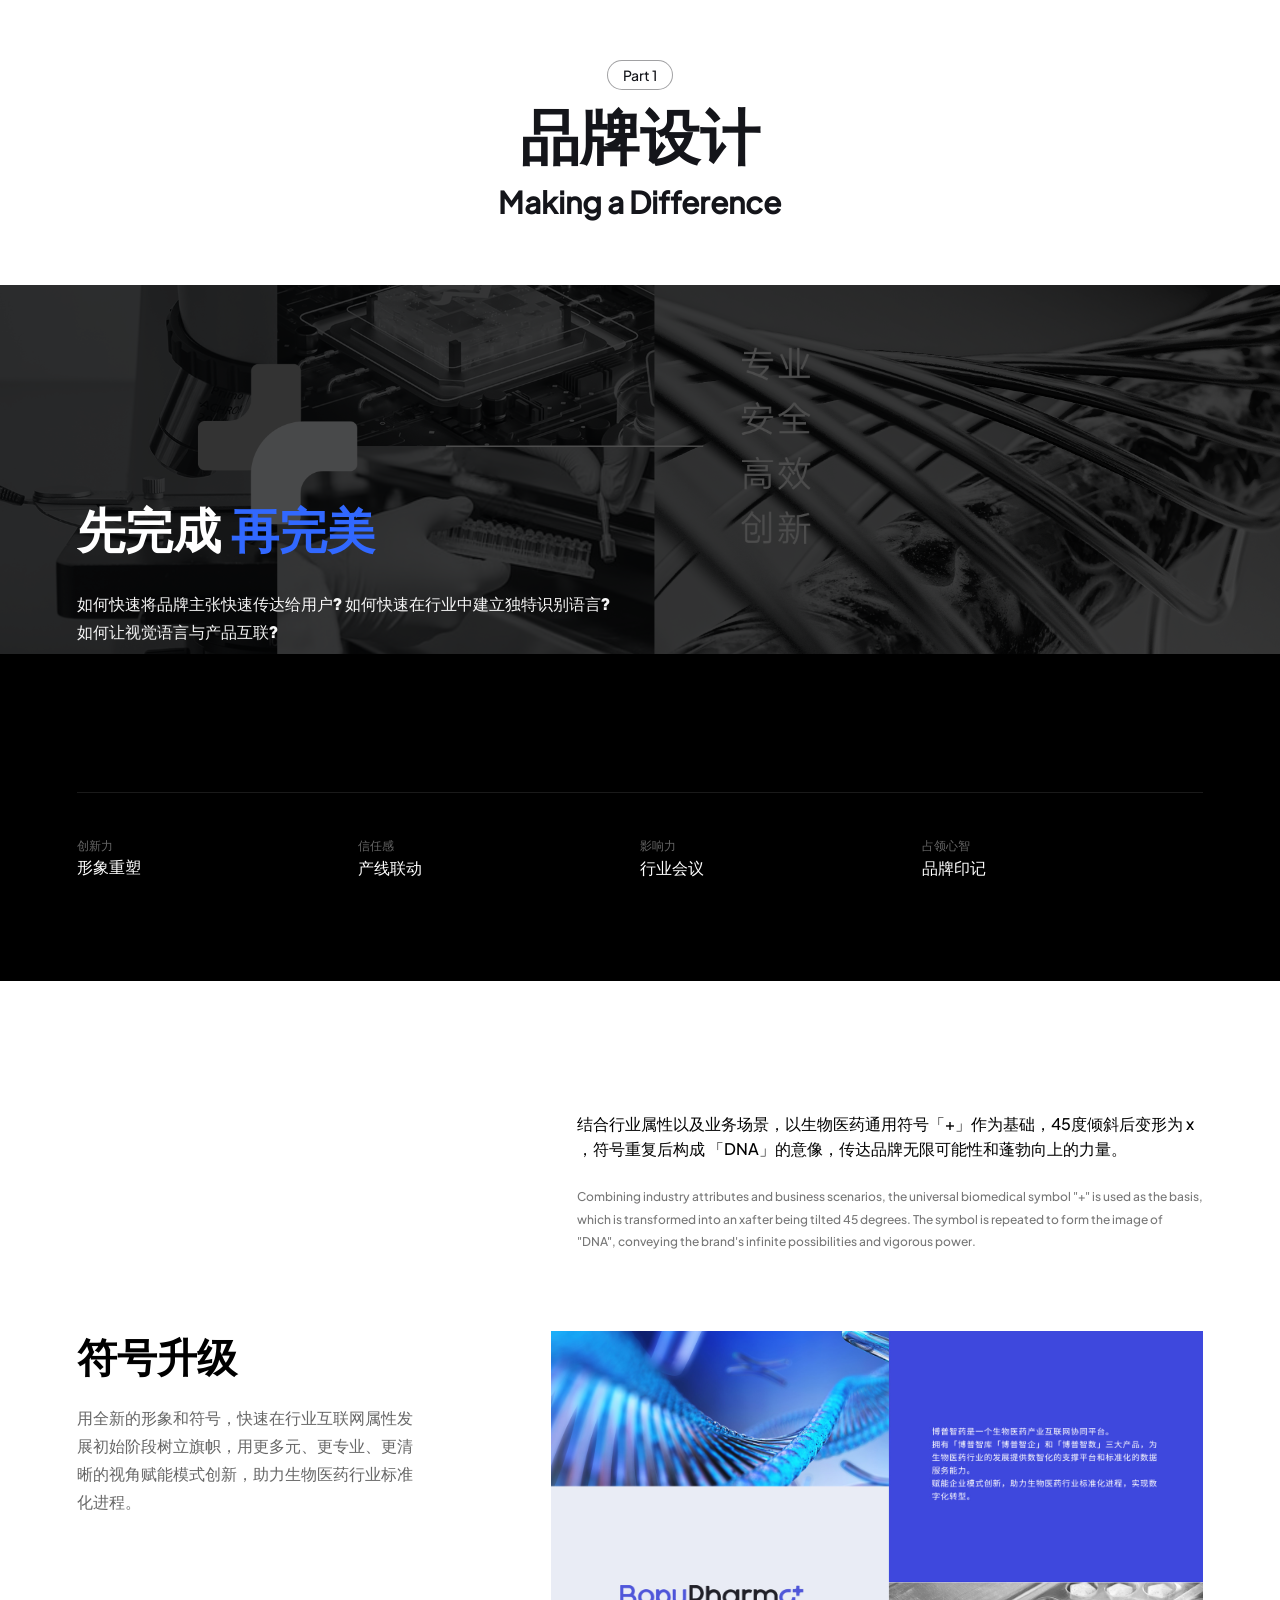
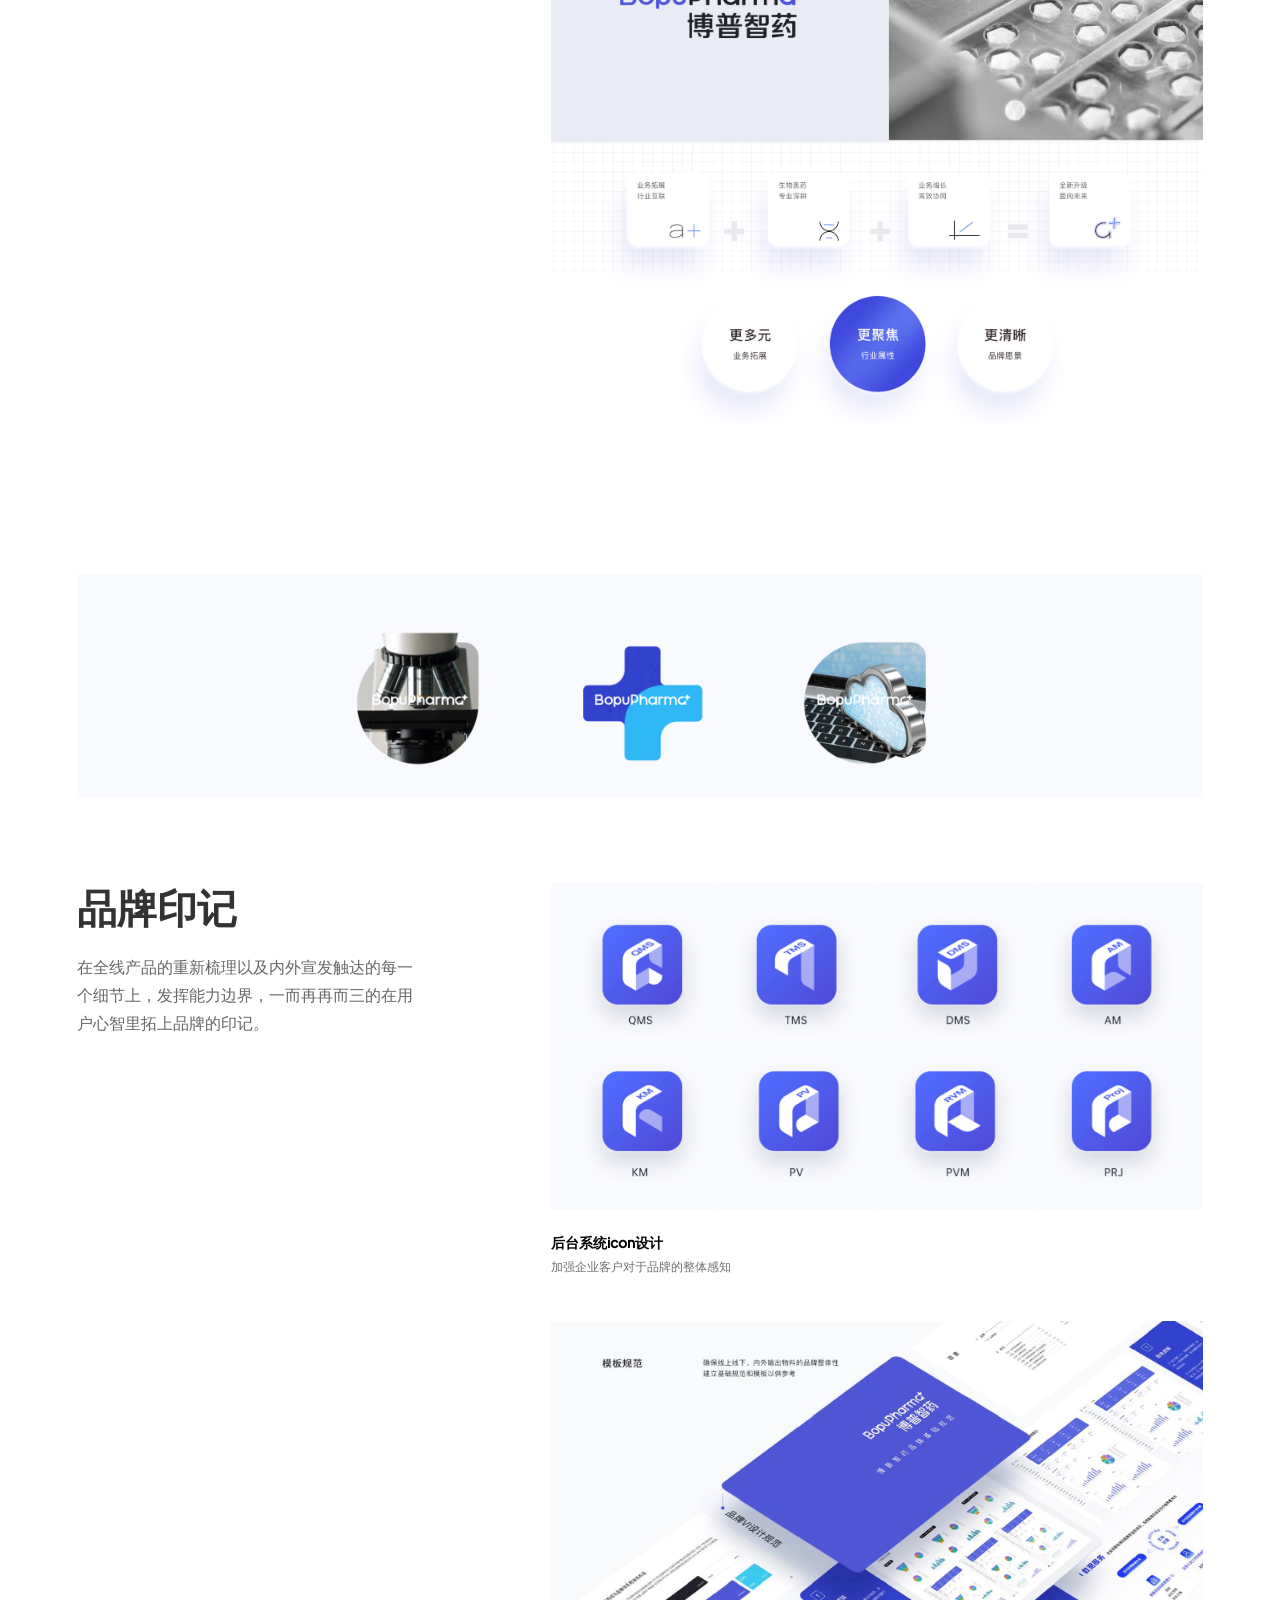
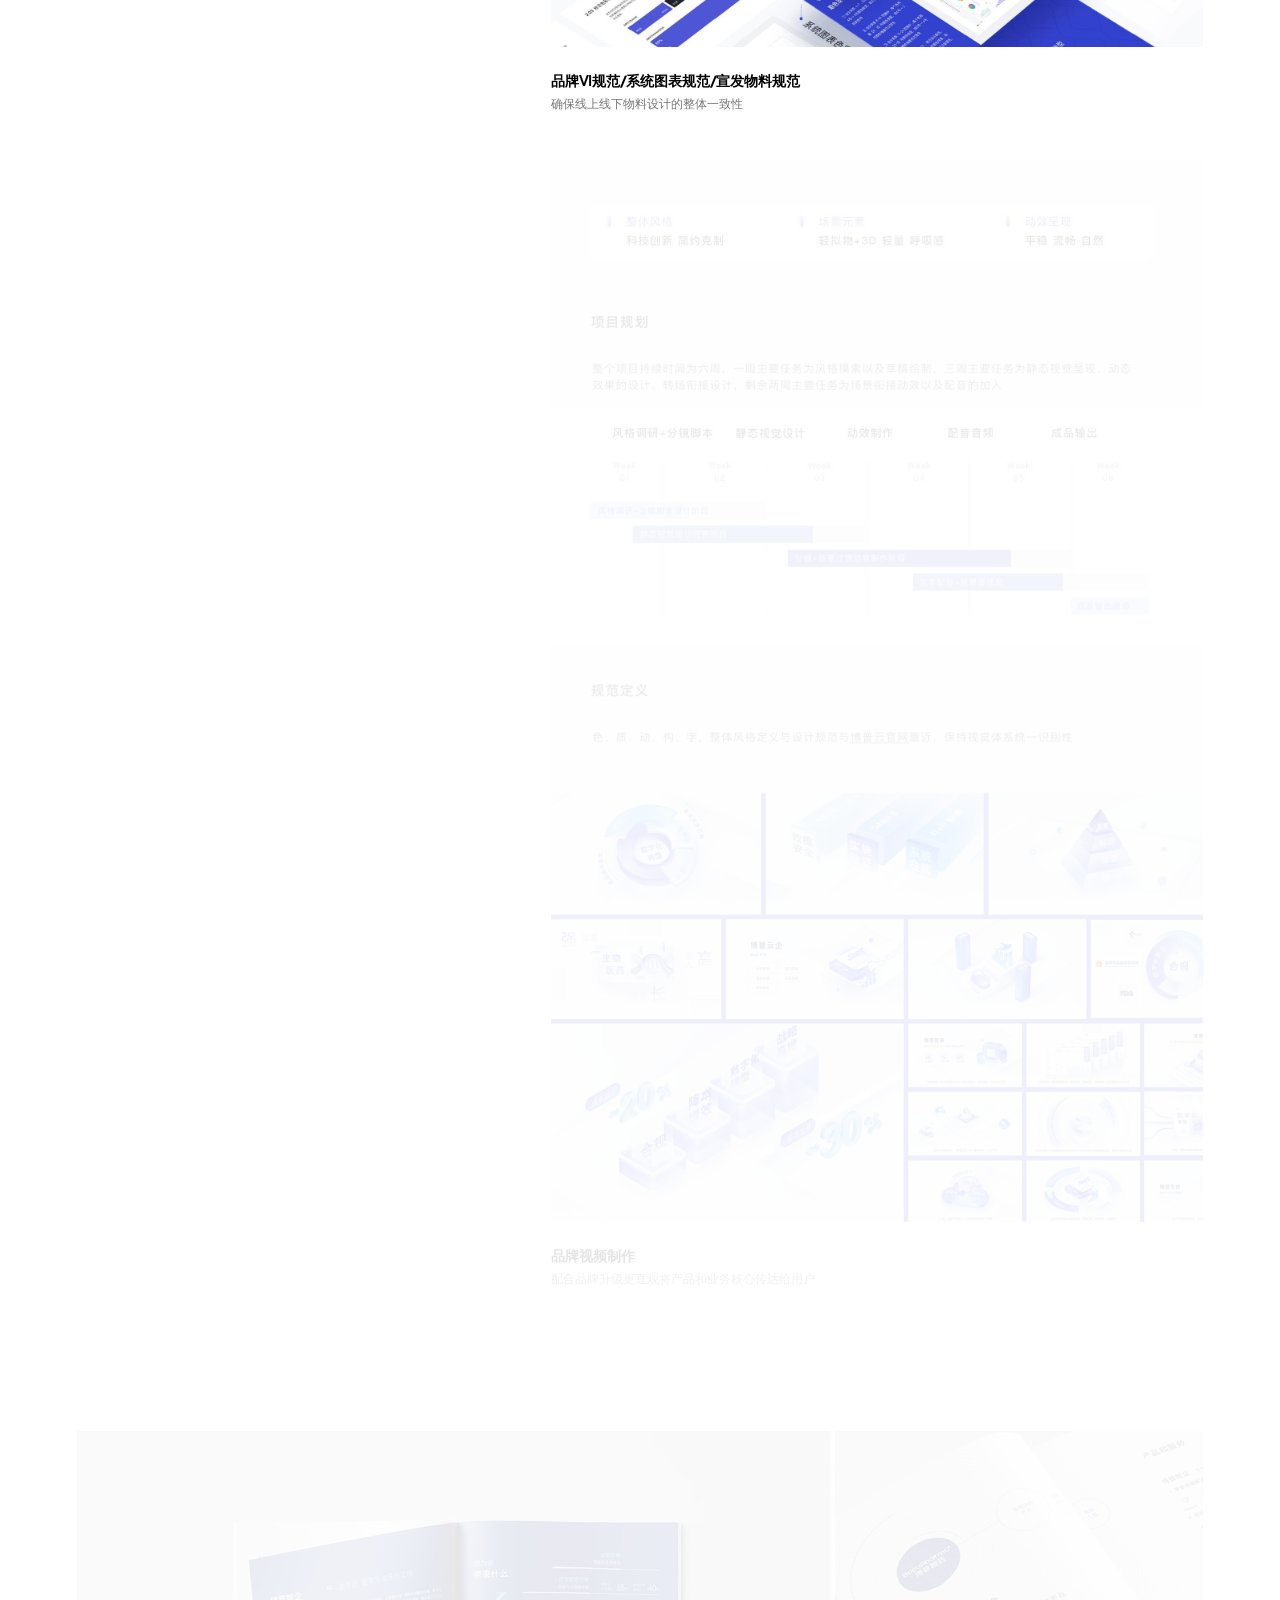
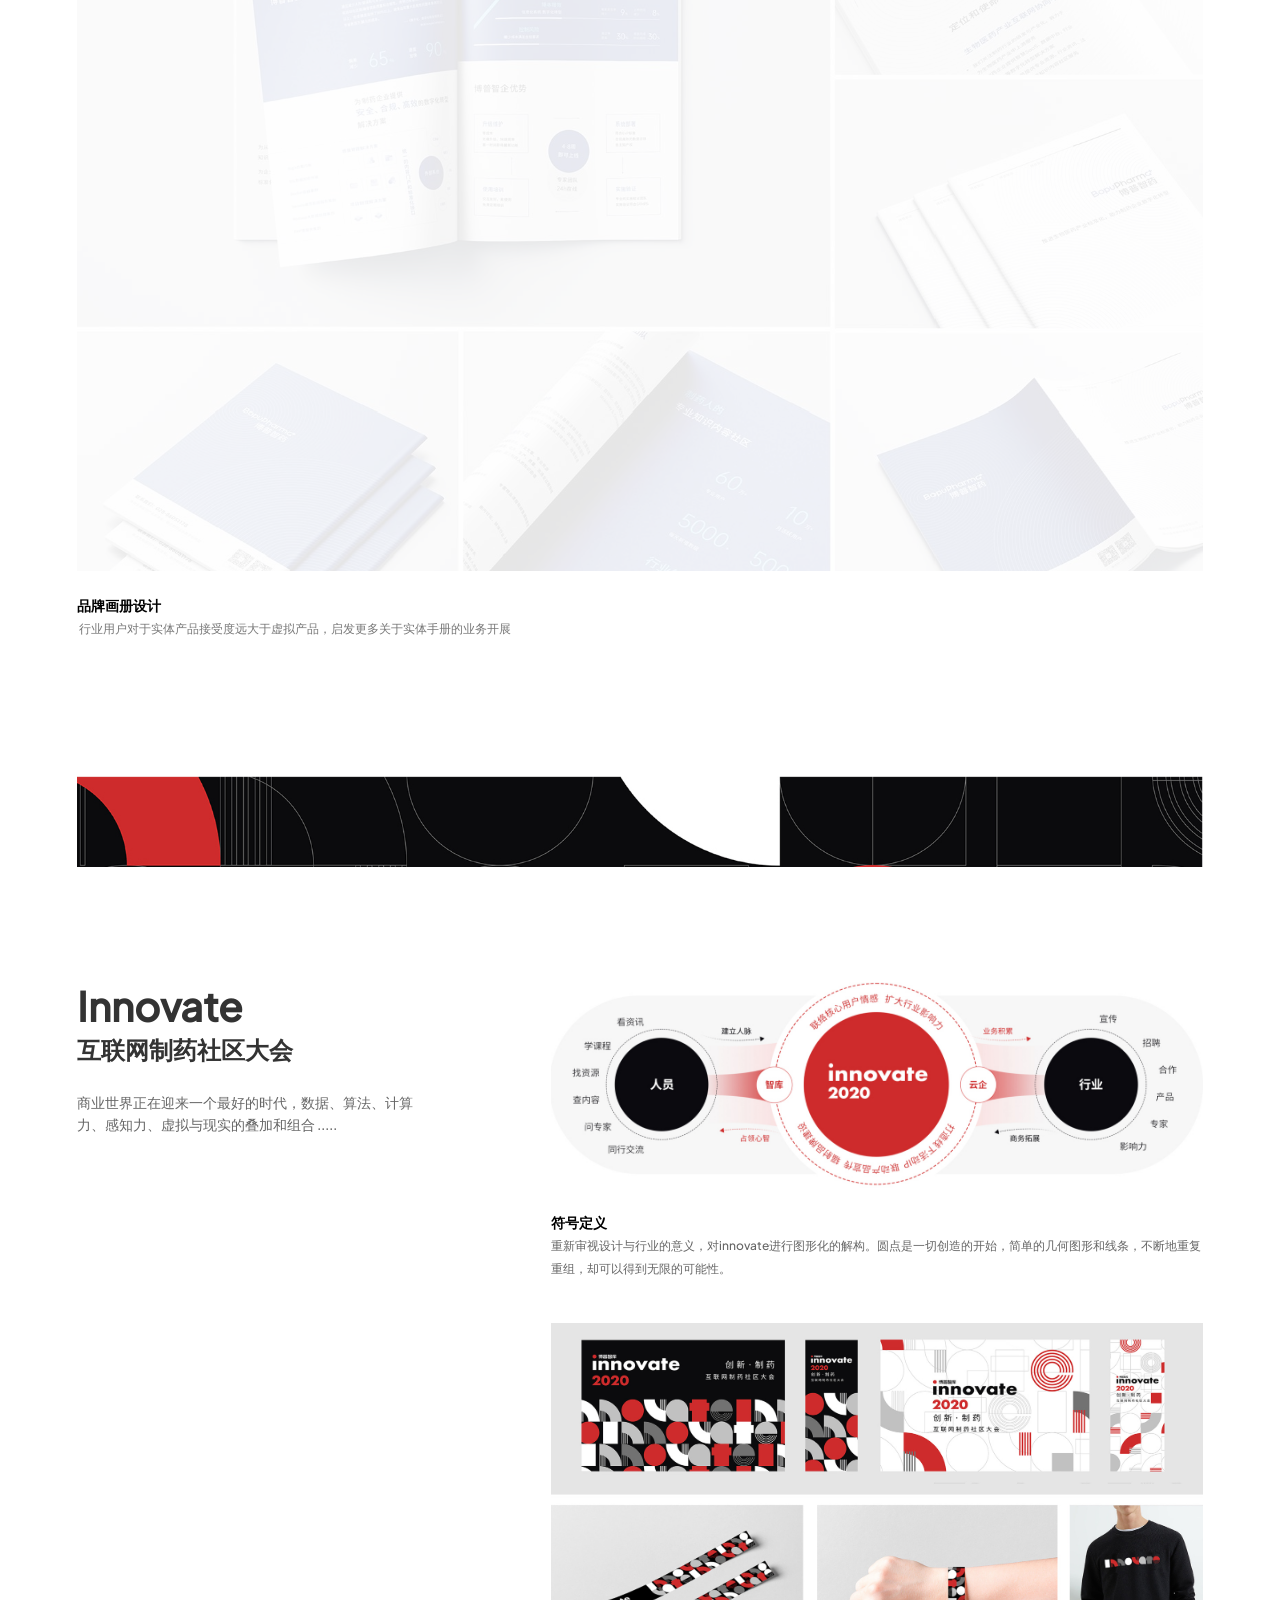
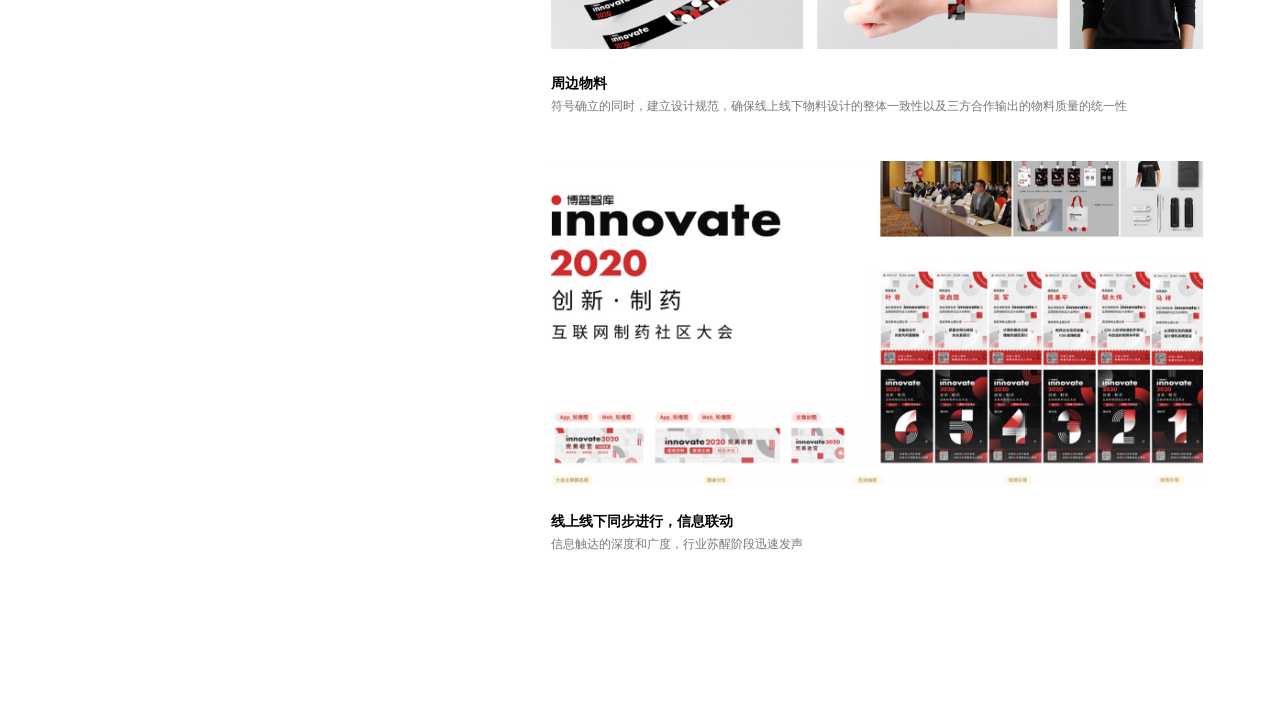
<file: part1/index.html>
<!DOCTYPE html>
<html>

<head>
    <meta charset="UTF-8" />
    <meta name="viewport" content="width=device-width, initial-scale=1.0" />
    <meta http-equiv="X-UA-Compatible" content="ie=edge" />
    <title>mangooooo.portfolio</title>
    <link rel="shortcut icon" href="./mangoooo.ico" type="image/x-icon">
    <link href="./lib/UePageReset.css" rel="stylesheet" />
    <link href="./lib/UePage.css" rel="stylesheet" />
    <link href="./css/index.css" rel="stylesheet" />
    <script src="./lib/UePage.umd.min.js"></script>

</head>

<body class="ue-builder-v4">
    <div id="ue-page" class="ue-page-fa2f2 page-editor-d6a06"><!---->
        <div id="jXgxRPGb" data-key="功能介绍03" data-layout-name="layoutGroup" class="layout-group-c08f7">
            <div class="layout-group-inner-wrapper-d86bc"><!---->
                <section class="layout_group-limit_content-bd8af">
                    <section class="layout-container-d811a">
                        <section class="layout-body-f0b12">
                            <section id="RAIvqWtA" data-layout-name="layoutRow" class="page-layout-row-wrapper-f6543">
                                <div class="layout_row-margin_top-e2d5e"></div>
                                <div class="page-layout-row-container-dc0ac"><!---->
                                    <section data-key="banner001" class="page-layout-row-feee0"><!---->
                                        <div class="page-layout-row-inner-ab83f">
                                            <div id="ylbXwWZC" data-layout-name="layoutCol"
                                                class="page-layout-col-dom-eaac1" style="position: relative;">
                                                <div class="layout-inner-wrapper-c1718 oper-area-ylbXwWZC">
                                                    <div class="enter-animate-aa9db"><!----><!---->
                                                        <div class="layout-col-container-aa69d">
                                                            <div class="layout-col-inner-e7875">
                                                                <section id="crCMMqaj" data-layout-name="layoutBlock"
                                                                    class="page-layout-block-wrapper-c3099">
                                                                    <div class="page-layout-block-container-c2587">
                                                                        <!---->
                                                                        <section class="page-layout-block-a29b3"><!---->
                                                                            <div class="page-layout-block-inner-abdf7">
                                                                                <section
                                                                                    class="layout-text-block-b704c">
                                                                                    <div>
                                                                                        <div class="btn-row-c58e4 text-14-c6e02"
                                                                                            isediting="false"
                                                                                            style="--btn-row-gap: 1em; font-size: 14px; text-align: center">
                                                                                            <div class="btn-list-a1de5">
                                                                                                <div class="btn-ece02"
                                                                                                    target="_blank"
                                                                                                    data-theme="custom"
                                                                                                    data-link-type="link"
                                                                                                    data-pop-layer="{}"
                                                                                                    style="--padding: 3px 15px;--color: rgb(20, 21, 26);--border-radius: 125px;--border-width: 1px;--border-color: rgba(20, 21, 26, 0.4);--background: rgb(255, 255, 255);--border-style: solid;">
                                                                                                    <div
                                                                                                        class="btn-text-d97c4">
                                                                                                        Part 1</div>
                                                                                                </div>
                                                                                            </div>
                                                                                        </div>
                                                                                        <p style="text-align: center">
                                                                                        </p>
                                                                                        <p
                                                                                            style="text-align: center; line-height: 1.5">
                                                                                            <span
                                                                                                style="color: rgb(20, 21, 26); --font-size: 60px"
                                                                                                class="text-60-d6566"><strong>品牌设计</strong></span>
                                                                                        </p>
                                                                                        <p
                                                                                            style="text-align: center; line-height: 1.5">
                                                                                            <span
                                                                                                style="color: rgb(20, 21, 26); --font-size: 30px"
                                                                                                class="text-30-c91b3"><strong>Making
                                                                                                    a
                                                                                                    Difference</strong></span>
                                                                                        </p>
                                                                                    </div>
                                                                                </section>
                                                                            </div>
                                                                        </section>
                                                                    </div>
                                                                </section>
                                                            </div>
                                                        </div>
                                                    </div>
                                                </div>
                                            </div>
                                        </div>
                                    </section>
                                </div>
                                <div class="layout_row-margin_bottom-b3e51"></div>
                            </section>
                        </section>
                    </section>
                </section>
            </div>
        </div>
        <div id="xDoZmuoo" data-key="设计目标" data-layout-name="layoutGroup" class="layout-group-c08f7">
            <div class="layout-group-inner-wrapper-d86bc">
                <div id="xDoZmuoo-layer-bg-group" class="background-layer-group-d083f layout-group-bg-fcffb">
                    <div id="xDoZmuoo-layer-bg" class="layer-page_bg-e0884" data-viewport="xxl">
                        <div class="bg-box-c5cbf">
                            <div id="xDoZmuoo-layer-bg-mepllqmbze" class="color-bg-dfdd7 bg-layer-b9970"></div>
                        </div>
                        <div class="bg-box-c5cbf">
                            <div id="xDoZmuoo-layer-bg-svssmeynvk" data-effect="fixed"
                                class="image-bg-bb349 bg-layer-b9970">
                                <div class="bg-layer--inner-cad90"><!----></div>
                            </div>
                        </div>
                        <div class="bg-box-c5cbf">
                            <div id="xDoZmuoo-layer-bg-gfkgmsgkzm" class="color-bg-dfdd7 bg-layer-b9970"></div>
                        </div>
                    </div>
                    <div id="xDoZmuoo-layer-bg" class="layer-page_bg-e0884" data-viewport="md">
                        <div class="bg-box-c5cbf">
                            <div id="xDoZmuoo-layer-bg-rzhayobktj" class="color-bg-dfdd7 bg-layer-b9970"></div>
                        </div>
                        <div class="bg-box-c5cbf">
                            <div id="xDoZmuoo-layer-bg-jnwravlhbe" data-effect="parallax"
                                class="image-bg-bb349 bg-layer-b9970">
                                <div class="bg-layer--inner-cad90"><img
                                        src="./images/40025ed385c4def794b732f8018b135d.png" alt="" style="opacity: 0;">
                                </div>
                            </div>
                        </div>
                        <div class="bg-box-c5cbf">
                            <div id="xDoZmuoo-layer-bg-edevoyirxu" class="color-bg-dfdd7 bg-layer-b9970"></div>
                        </div>
                    </div>
                </div>
                <section class="layout_group-limit_content-bd8af">
                    <section class="layout-container-d811a">
                        <section class="layout-body-f0b12">
                            <section id="KDdMhyVl" data-layout-name="layoutRow" class="page-layout-row-wrapper-f6543">
                                <div class="layout_row-margin_top-e2d5e"></div>
                                <div class="page-layout-row-container-dc0ac"><!---->
                                    <section class="page-layout-row-feee0"><!---->
                                        <div class="page-layout-row-inner-ab83f">
                                            <div id="FHmKZRcy" data-layout-name="layoutCol"
                                                class="page-layout-col-dom-eaac1" style="position: relative;">
                                                <div class="layout-inner-wrapper-c1718 oper-area-FHmKZRcy">
                                                    <div class="enter-animate-aa9db"><!----><!---->
                                                        <div class="layout-col-container-aa69d">
                                                            <div class="layout-col-inner-e7875">
                                                                <section id="ltFHsmyD" data-layout-name="layoutBlock"
                                                                    class="page-layout-block-wrapper-c3099">
                                                                    <div class="page-layout-block-container-c2587">
                                                                        <!---->
                                                                        <section class="page-layout-block-a29b3"><!---->
                                                                            <div class="page-layout-block-inner-abdf7">
                                                                                <section
                                                                                    class="layout-text-block-b704c">
                                                                                    <div>
                                                                                        <p style="line-height: 1.5"></p>
                                                                                        <p>&nbsp;</p>
                                                                                        <p style="line-height: 1.5">
                                                                                            <span
                                                                                                style="color: rgb(255, 255, 255); font-family: MontDemo-Heavy; --font-size: 48px"
                                                                                                class="text-48-d26d5"><strong>先完成
                                                                                                </strong></span><span
                                                                                                style="color: rgb(49, 104, 255); font-family: MontDemo-Heavy; --font-size: 48px"
                                                                                                class="text-48-d26d5"><strong>再完美</strong></span>
                                                                                        </p>
                                                                                        <p style="line-height: 1.5"></p>
                                                                                        <p style="line-height: 1.75">
                                                                                            <span
                                                                                                style="color: rgb(246, 246, 246); font-family: MontDemo-Heavy; --font-size: 16px"
                                                                                                class="text-16-d4745">如何快速将品牌主张快速传达给用户?
                                                                                                如何快速在行业中建立独特识别语言?</span>
                                                                                        </p>
                                                                                        <p style="line-height: 1.75">
                                                                                            <span
                                                                                                style="color: rgb(246, 246, 246); font-family: MontDemo-Heavy; --font-size: 16px"
                                                                                                class="text-16-d4745">如何让视觉语言与产品互联?&nbsp;</span>
                                                                                        </p>
                                                                                        <p>&nbsp;</p>
                                                                                        <p>&nbsp;</p>
                                                                                    </div>
                                                                                </section>
                                                                            </div>
                                                                        </section>
                                                                    </div>
                                                                </section>
                                                            </div>
                                                        </div>
                                                    </div>
                                                </div>
                                            </div>
                                        </div>
                                    </section>
                                </div>
                                <div class="layout_row-margin_bottom-b3e51"></div>
                            </section>
                            <section id="XMzyJRSy" data-layout-name="layoutRow" class="page-layout-row-wrapper-f6543">
                                <div class="layout_row-margin_top-e2d5e"></div>
                                <div class="page-layout-row-container-dc0ac"><!---->
                                    <section class="page-layout-row-feee0"><!---->
                                        <div class="page-layout-row-inner-ab83f">
                                            <div id="gRnZOfLM" data-layout-name="layoutCol"
                                                class="page-layout-col-dom-eaac1" style="position: relative;">
                                                <div class="layout-inner-wrapper-c1718 oper-area-gRnZOfLM">
                                                    <div class="enter-animate-aa9db"><!----><!---->
                                                        <div class="layout-col-container-aa69d">
                                                            <div class="layout-col-inner-e7875">
                                                                <section id="uEvMINpU" data-layout-name="layoutBlock"
                                                                    class="page-layout-block-wrapper-c3099">
                                                                    <div class="page-layout-block-container-c2587">
                                                                        <!---->
                                                                        <section class="page-layout-block-a29b3"><!---->
                                                                            <div class="page-layout-block-inner-abdf7">
                                                                                <section
                                                                                    class="layout-divider-block-c080b"
                                                                                    style="--divider-color: rgba(255, 255, 255, 0.1);">
                                                                                    <div class="divider-inner-d6a43">
                                                                                        <div class="divider-line-f4a0d">
                                                                                        </div>
                                                                                    </div>
                                                                                </section>
                                                                            </div>
                                                                        </section>
                                                                    </div>
                                                                </section>
                                                            </div>
                                                        </div>
                                                    </div>
                                                </div>
                                            </div>
                                        </div>
                                    </section>
                                </div>
                                <div class="layout_row-margin_bottom-b3e51"></div>
                            </section>
                            <section id="XdwAbkdL" data-layout-name="layoutRow" class="page-layout-row-wrapper-f6543">
                                <div class="layout_row-margin_top-e2d5e"></div>
                                <div class="page-layout-row-container-dc0ac"><!---->
                                    <section class="page-layout-row-feee0"><!---->
                                        <div class="page-layout-row-inner-ab83f">
                                            <div id="kMYcfixw" data-layout-name="layoutCol"
                                                class="page-layout-col-dom-eaac1" style="position: relative;">
                                                <div class="layout-inner-wrapper-c1718 oper-area-kMYcfixw">
                                                    <div class="enter-animate-aa9db"><!----><!---->
                                                        <div class="layout-col-container-aa69d">
                                                            <div class="layout-col-inner-e7875">
                                                                <section id="uMmBOGkX" data-layout-name="layoutBlock"
                                                                    class="page-layout-block-wrapper-c3099">
                                                                    <div class="page-layout-block-container-c2587">
                                                                        <!---->
                                                                        <section class="page-layout-block-a29b3"><!---->
                                                                            <div class="page-layout-block-inner-abdf7">
                                                                                <section
                                                                                    class="layout-text-block-b704c">
                                                                                    <div>
                                                                                        <p><span style="color: rgba(255, 255, 255, 0.4); --font-size: 12px"
                                                                                                class="text-12-a906e">创新力</span>
                                                                                        </p>
                                                                                        <p><span style="color: rgb(255, 255, 255); font-family: Arial; --font-size: 16px"
                                                                                                class="text-16-d4745">形象重塑</span>
                                                                                        </p>
                                                                                    </div>
                                                                                </section>
                                                                            </div>
                                                                        </section>
                                                                    </div>
                                                                </section>
                                                            </div>
                                                        </div>
                                                    </div>
                                                </div>
                                            </div>
                                            <div id="REyLtNZG" data-layout-name="layoutCol"
                                                class="page-layout-col-dom-eaac1" style="position: relative;">
                                                <div class="layout-inner-wrapper-c1718 oper-area-REyLtNZG">
                                                    <div class="enter-animate-aa9db"><!----><!---->
                                                        <div class="layout-col-container-aa69d">
                                                            <div class="layout-col-inner-e7875">
                                                                <section id="KeAJDHUw" data-layout-name="layoutBlock"
                                                                    class="page-layout-block-wrapper-c3099">
                                                                    <div class="page-layout-block-container-c2587">
                                                                        <!---->
                                                                        <section class="page-layout-block-a29b3"><!---->
                                                                            <div class="page-layout-block-inner-abdf7">
                                                                                <section
                                                                                    class="layout-text-block-b704c">
                                                                                    <div>
                                                                                        <p><span style="color: rgba(255, 255, 255, 0.4); --font-size: 12px"
                                                                                                class="text-12-a906e">信任感</span>
                                                                                        </p>
                                                                                        <p><span style="color: rgb(255, 255, 255); --font-size: 16px"
                                                                                                class="text-16-d4745">产线联动</span>
                                                                                        </p>
                                                                                    </div>
                                                                                </section>
                                                                            </div>
                                                                        </section>
                                                                    </div>
                                                                </section>
                                                            </div>
                                                        </div>
                                                    </div>
                                                </div>
                                            </div>
                                            <div id="zoEEYcPe" data-layout-name="layoutCol"
                                                class="page-layout-col-dom-eaac1" style="position: relative;">
                                                <div class="layout-inner-wrapper-c1718 oper-area-zoEEYcPe">
                                                    <div class="enter-animate-aa9db"><!----><!---->
                                                        <div class="layout-col-container-aa69d">
                                                            <div class="layout-col-inner-e7875">
                                                                <section id="uzjYMBNb" data-layout-name="layoutBlock"
                                                                    class="page-layout-block-wrapper-c3099">
                                                                    <div class="page-layout-block-container-c2587">
                                                                        <!---->
                                                                        <section class="page-layout-block-a29b3"><!---->
                                                                            <div class="page-layout-block-inner-abdf7">
                                                                                <section
                                                                                    class="layout-text-block-b704c">
                                                                                    <div>
                                                                                        <p><span style="color: rgba(255, 255, 255, 0.4); --font-size: 12px"
                                                                                                class="text-12-a906e">影响力</span>
                                                                                        </p>
                                                                                        <p><span style="color: rgb(255, 255, 255); --font-size: 16px"
                                                                                                class="text-16-d4745">行业会议</span>
                                                                                        </p>
                                                                                    </div>
                                                                                </section>
                                                                            </div>
                                                                        </section>
                                                                    </div>
                                                                </section>
                                                            </div>
                                                        </div>
                                                    </div>
                                                </div>
                                            </div>
                                            <div id="iNwYwsAq" data-layout-name="layoutCol"
                                                class="page-layout-col-dom-eaac1" style="position: relative;">
                                                <div class="layout-inner-wrapper-c1718 oper-area-iNwYwsAq">
                                                    <div class="enter-animate-aa9db"><!----><!---->
                                                        <div class="layout-col-container-aa69d">
                                                            <div class="layout-col-inner-e7875">
                                                                <section id="hIjgdYUR" data-layout-name="layoutBlock"
                                                                    class="page-layout-block-wrapper-c3099">
                                                                    <div class="page-layout-block-container-c2587">
                                                                        <!---->
                                                                        <section class="page-layout-block-a29b3"><!---->
                                                                            <div class="page-layout-block-inner-abdf7">
                                                                                <section
                                                                                    class="layout-text-block-b704c">
                                                                                    <div>
                                                                                        <p><span style="color: rgba(255, 255, 255, 0.4); --font-size: 12px"
                                                                                                class="text-12-a906e">占领心智</span>
                                                                                        </p>
                                                                                        <p><span style="color: rgb(255, 255, 255); --font-size: 16px"
                                                                                                class="text-16-d4745">品牌印记</span>
                                                                                        </p>
                                                                                    </div>
                                                                                </section>
                                                                            </div>
                                                                        </section>
                                                                    </div>
                                                                </section>
                                                            </div>
                                                        </div>
                                                    </div>
                                                </div>
                                            </div>
                                        </div>
                                    </section>
                                </div>
                                <div class="layout_row-margin_bottom-b3e51"></div>
                            </section>
                        </section>
                    </section>
                </section>
            </div>
        </div>
        <div id="yXuAuVlk" data-key="符号升级" data-layout-name="layoutGroup" class="layout-group-c08f7">
            <div class="layout-group-inner-wrapper-d86bc">
                <div id="yXuAuVlk-layer-bg-group" class="background-layer-group-d083f layout-group-bg-fcffb">
                    <div id="yXuAuVlk-layer-bg" class="layer-page_bg-e0884" data-viewport="xxl"></div><!---->
                </div>
                <section class="layout_group-limit_content-bd8af">
                    <section class="layout-container-d811a">
                        <section class="layout-body-f0b12">
                            <section id="uAlRDWgq" data-layout-name="layoutRow" class="page-layout-row-wrapper-f6543">
                                <div class="layout_row-margin_top-e2d5e"></div>
                                <div class="page-layout-row-container-dc0ac"><!---->
                                    <section class="page-layout-row-feee0"><!---->
                                        <div class="page-layout-row-inner-ab83f">
                                            <div id="oPhDmUrt"
                                                data-scroll-effect-param="{&quot;type&quot;:&quot;&quot;}"
                                                data-layout-name="layoutCol" class="page-layout-col-dom-eaac1"
                                                style="position: relative;">
                                                <div class="layout-inner-wrapper-c1718 oper-area-oPhDmUrt">
                                                    <div class="enter-animate-aa9db"><!----><!---->
                                                        <div class="layout-col-container-aa69d">
                                                            <div class="layout-col-inner-e7875">
                                                                <section id="jGklRfdQ" data-layout-name="layoutBlock"
                                                                    class="page-layout-block-wrapper-c3099">
                                                                    <div class="page-layout-block-container-c2587">
                                                                        <!---->
                                                                        <section class="page-layout-block-a29b3"><!---->
                                                                            <div class="page-layout-block-inner-abdf7">
                                                                                <section
                                                                                    class="layout-text-block-b704c">
                                                                                    <div>
                                                                                        <p><span style="color: rgb(0, 0, 0); --font-size: 16px"
                                                                                                class="text-16-d4745">结合行业属性以及业务场景，以生物医药通用符号「+」作为基础，45度倾斜后变形为
                                                                                                x ，符号重复后构成
                                                                                                「DNA」的意像，传达品牌无限可能性和蓬勃向上的力量。</span>
                                                                                        </p>
                                                                                        <p>&nbsp;</p>
                                                                                        <p><span class="text-12-a906e"
                                                                                                style="--font-size: 12px">Combining
                                                                                                industry attributes and
                                                                                                business scenarios, the
                                                                                                universal biomedical
                                                                                                symbol "+" is used as
                                                                                                the basis, which is
                                                                                                transformed into an x
                                                                                                ​​after being tilted 45
                                                                                                degrees. The symbol is
                                                                                                repeated to form the
                                                                                                image of "DNA",
                                                                                                conveying the brand's
                                                                                                infinite possibilities
                                                                                                and vigorous
                                                                                                power.</span></p>
                                                                                    </div>
                                                                                </section>
                                                                            </div>
                                                                        </section>
                                                                    </div>
                                                                </section>
                                                            </div>
                                                        </div>
                                                    </div>
                                                </div>
                                            </div>
                                        </div>
                                    </section>
                                </div>
                                <div class="layout_row-margin_bottom-b3e51"></div>
                            </section>
                            <section id="BlqFiYPN" data-layout-name="layoutRow" class="page-layout-row-wrapper-f6543">
                                <div class="layout_row-margin_top-e2d5e"></div>
                                <div class="page-layout-row-container-dc0ac"><!---->
                                    <section class="page-layout-row-feee0"><!---->
                                        <div class="page-layout-row-inner-ab83f">
                                            <div id="kFYARuIO"
                                                data-scroll-effect-param="{&quot;type&quot;:&quot;&quot;}"
                                                data-layout-name="layoutCol" class="page-layout-col-dom-eaac1"
                                                style="position: relative;">
                                                <div class="layout-inner-wrapper-c1718 oper-area-kFYARuIO">
                                                    <div class="enter-animate-aa9db"><!---->
                                                        <div id="kFYARuIO-layer-bg-group"
                                                            class="background-layer-group-d083f layout-col-bg-f5eee"
                                                            data-type="layout-col"><!---->
                                                            <div id="kFYARuIO-layer-bg" class="layer-page_bg-e0884"
                                                                data-viewport="md"></div>
                                                        </div>
                                                        <div class="layout-col-container-aa69d">
                                                            <div class="layout-col-inner-e7875">
                                                                <section id="tuvZNSsH" data-layout-name="layoutBlock"
                                                                    class="page-layout-block-wrapper-c3099">
                                                                    <div class="page-layout-block-container-c2587">
                                                                        <!---->
                                                                        <section class="page-layout-block-a29b3"><!---->
                                                                            <div class="page-layout-block-inner-abdf7">
                                                                                <section
                                                                                    class="layout-text-block-b704c">
                                                                                    <div>
                                                                                        <p style="line-height: 1.25">
                                                                                            <span
                                                                                                style="color: rgb(0, 0, 0); font-family: PlusJakartaSans-ExtraBold; --font-size: 40px"
                                                                                                class="text-40-e6a15"><strong>符号升级</strong></span>
                                                                                        </p>
                                                                                        <p></p>
                                                                                        <p style="line-height: 1.75">
                                                                                            <span
                                                                                                style="color: rgb(102, 102, 102); --font-size: 16px"
                                                                                                class="text-16-d4745">用全新的形象和符号，快速在行业互联网属性发展初始阶段树立旗帜，用更多元、更专业、更清晰的视角赋能模式创新，助力生物医药行业标准化进程。</span>
                                                                                        </p>
                                                                                        <div class="editor-divide-block-a1327"
                                                                                            style="--divide-block-size: 50px; --divide-block-md-size: 10px">
                                                                                        </div>
                                                                                        <p></p>
                                                                                    </div>
                                                                                </section>
                                                                            </div>
                                                                        </section>
                                                                    </div>
                                                                </section>
                                                            </div>
                                                        </div>
                                                    </div>
                                                </div>
                                            </div>
                                            <div id="RFYlwRQD"
                                                data-scroll-effect-param="{&quot;type&quot;:&quot;&quot;}"
                                                data-layout-name="layoutCol" class="page-layout-col-dom-eaac1"
                                                style="position: relative;">
                                                <div class="layout-inner-wrapper-c1718 oper-area-RFYlwRQD">
                                                    <div class="enter-animate-aa9db"><!----><!---->
                                                        <div class="layout-col-container-aa69d">
                                                            <div class="layout-col-inner-e7875">
                                                                <section id="RQXgDLje" data-layout-name="layoutBlock"
                                                                    class="page-layout-block-wrapper-c3099">
                                                                    <div class="page-layout-block-container-c2587">
                                                                        <!---->
                                                                        <section class="page-layout-block-a29b3"><!---->
                                                                            <div class="page-layout-block-inner-abdf7">
                                                                                <section
                                                                                    class="layout-text-block-b704c">
                                                                                    <div>
                                                                                        <div style=""
                                                                                            class="img_wrapper-eb43b"
                                                                                            data-image-effect=""
                                                                                            data-effect-option="{}">
                                                                                            <div class="image_item-ff7d7"
                                                                                                data-image-ratio="auto"
                                                                                                data-md-image-ratio="auto"
                                                                                                data-size-mode="ratio"
                                                                                                data-md-size-mode="ratio"
                                                                                                style="--img-w: 1627;--img-h: 1792;--ratio: 110.14136447449295%;--md-ratio: 110.14136447449295%;">
                                                                                                <div class="image_box-c5e00"
                                                                                                    style="background-image: url(./images/d95f9baf70cf0dafb01d067695bbca70.jpg);">
                                                                                                    <img src="./images/d95f9baf70cf0dafb01d067695bbca70.jpg"
                                                                                                        alt=""
                                                                                                        width="1627"
                                                                                                        height="1792">
                                                                                                </div>
                                                                                            </div>
                                                                                        </div>
                                                                                    </div>
                                                                                </section>
                                                                            </div>
                                                                        </section>
                                                                    </div>
                                                                </section>
                                                            </div>
                                                        </div>
                                                    </div>
                                                </div>
                                            </div>
                                        </div>
                                    </section>
                                </div>
                                <div class="layout_row-margin_bottom-b3e51"></div>
                            </section>
                        </section>
                    </section>
                </section>
            </div>
        </div>
        <div id="oJctClYP" data-key="分割图" data-layout-name="layoutGroup" class="layout-group-c08f7">
            <div class="layout-group-inner-wrapper-d86bc"><!---->
                <section class="layout_group-limit_content-bd8af">
                    <section class="layout-container-d811a">
                        <section class="layout-body-f0b12">
                            <section id="HMMEJjen" data-layout-name="layoutRow" class="page-layout-row-wrapper-f6543">
                                <div class="layout_row-margin_top-e2d5e"></div>
                                <div class="page-layout-row-container-dc0ac"><!---->
                                    <section class="page-layout-row-feee0"><!---->
                                        <div class="page-layout-row-inner-ab83f">
                                            <div id="xmsWBzHp" data-layout-name="layoutCol"
                                                class="page-layout-col-dom-eaac1" style="position: relative;">
                                                <div class="layout-inner-wrapper-c1718 oper-area-xmsWBzHp">
                                                    <div class="enter-animate-aa9db"><!---->
                                                        <div id="xmsWBzHp-layer-bg-group"
                                                            class="background-layer-group-d083f layout-col-bg-f5eee"
                                                            data-type="layout-col">
                                                            <div id="xmsWBzHp-layer-bg" class="layer-page_bg-e0884"
                                                                data-viewport="xxl">
                                                                <div class="bg-box-c5cbf">
                                                                    <div id="xmsWBzHp-layer-bg-kbxjn"
                                                                        class="color-bg-dfdd7 bg-layer-b9970"></div>
                                                                </div>
                                                            </div><!---->
                                                        </div>
                                                        <div class="layout-col-container-aa69d">
                                                            <div class="layout-col-inner-e7875">
                                                                <section id="NOdYnrkt" data-layout-name="layoutBlock"
                                                                    class="page-layout-block-wrapper-c3099">
                                                                    <div class="page-layout-block-container-c2587">
                                                                        <!---->
                                                                        <section class="page-layout-block-a29b3">
                                                                            <div id="NOdYnrkt-layer-bg-group"
                                                                                class="background-layer-group-d083f page-layout-block-bg-d94ba"
                                                                                data-type="layout-block">
                                                                                <div id="NOdYnrkt-layer-bg"
                                                                                    class="layer-page_bg-e0884"
                                                                                    data-viewport="xxl">
                                                                                    <div class="bg-box-c5cbf">
                                                                                        <div id="NOdYnrkt-layer-bg-nawtc"
                                                                                            class="color-bg-dfdd7 bg-layer-b9970">
                                                                                        </div>
                                                                                    </div>
                                                                                </div><!---->
                                                                            </div>
                                                                            <div class="page-layout-block-inner-abdf7">
                                                                                <section
                                                                                    class="layout-text-block-b704c">
                                                                                    <div>
                                                                                        <div style="text-align: center"
                                                                                            class="img_wrapper-eb43b"
                                                                                            data-image-effect=""
                                                                                            data-effect-option="{}">
                                                                                            <div class="image_item-ff7d7"
                                                                                                data-image-ratio="auto"
                                                                                                data-md-image-ratio="auto"
                                                                                                data-size-mode="ratio"
                                                                                                data-md-size-mode="ratio"
                                                                                                style="background: rgb(249, 250, 254);--img-w: 1596;--img-h: 528;--ratio: 33.08270676691729%;--md-ratio: 33.08270676691729%;">
                                                                                                <div class="image_box-c5e00"
                                                                                                    style="background-image: url(./images/aac4771e0785f00d66c73f1fb0332708.jpg);">
                                                                                                    <img src="./images/aac4771e0785f00d66c73f1fb0332708.jpg"
                                                                                                        alt=""
                                                                                                        width="1596"
                                                                                                        height="528">
                                                                                                </div>
                                                                                            </div>
                                                                                        </div>
                                                                                    </div>
                                                                                </section>
                                                                            </div>
                                                                        </section>
                                                                    </div>
                                                                </section>
                                                            </div>
                                                        </div>
                                                    </div>
                                                </div>
                                            </div>
                                        </div>
                                    </section>
                                </div>
                                <div class="layout_row-margin_bottom-b3e51"></div>
                            </section>
                        </section>
                    </section>
                </section>
            </div>
        </div>
        <div id="IBXAhoMr" data-key="物料&amp;规范" data-layout-name="layoutGroup" class="layout-group-c08f7">
            <div class="layout-group-inner-wrapper-d86bc"><!---->
                <section class="layout_group-limit_content-bd8af">
                    <section class="layout-container-d811a">
                        <section class="layout-body-f0b12">
                            <section id="eUPjXcKG" data-scroll-effect-param="{&quot;type&quot;:&quot;&quot;}"
                                data-layout-name="layoutRow" class="page-layout-row-wrapper-f6543">
                                <div class="layout_row-margin_top-e2d5e"></div>
                                <div class="page-layout-row-container-dc0ac"><!---->
                                    <section class="page-layout-row-feee0"><!---->
                                        <div class="page-layout-row-inner-ab83f">
                                            <div id="puRFgMwt"
                                                data-scroll-effect-param="{&quot;type&quot;:&quot;&quot;}"
                                                data-layout-name="layoutCol" class="page-layout-col-dom-eaac1"
                                                style="position: relative;">
                                                <div class="layout-inner-wrapper-c1718 oper-area-puRFgMwt">
                                                    <div class="enter-animate-aa9db"><!----><!---->
                                                        <div class="layout-col-container-aa69d">
                                                            <div class="layout-col-inner-e7875">
                                                                <section id="lAVpfdMD" data-layout-name="layoutBlock"
                                                                    class="page-layout-block-wrapper-c3099">
                                                                    <div class="page-layout-block-container-c2587">
                                                                        <!---->
                                                                        <section class="page-layout-block-a29b3"><!---->
                                                                            <div class="page-layout-block-inner-abdf7">
                                                                                <section
                                                                                    class="layout-text-block-b704c">
                                                                                    <div>
                                                                                        <p><span style="color: rgb(51, 51, 51); --font-size: 40px"
                                                                                                class="text-40-e6a15"><strong>品牌印记</strong></span>
                                                                                        </p>
                                                                                        <p><span
                                                                                                style="color: rgb(102, 102, 102)">​</span>
                                                                                        </p>
                                                                                        <p style="line-height: 1.75">
                                                                                            <span
                                                                                                style="color: rgb(102, 102, 102); --font-size: 16px"
                                                                                                class="text-16-d4745">在全线产品的重新梳理以及内外宣发触达的每一个细节上，发挥能力边界，一而再再而三的在用户心智里拓上品牌的印记。</span>
                                                                                        </p>
                                                                                    </div>
                                                                                </section>
                                                                            </div>
                                                                        </section>
                                                                    </div>
                                                                </section>
                                                            </div>
                                                        </div>
                                                    </div>
                                                </div>
                                            </div>
                                            <div id="YENXKQxq"
                                                data-scroll-effect-param="{&quot;type&quot;:&quot;&quot;}"
                                                data-layout-name="layoutCol" class="page-layout-col-dom-eaac1"
                                                style="position: relative;">
                                                <div class="layout-inner-wrapper-c1718 oper-area-YENXKQxq">
                                                    <div class="enter-animate-aa9db"><!----><!---->
                                                        <div class="layout-col-container-aa69d">
                                                            <div class="layout-col-inner-e7875">
                                                                <section id="UdVxkmHH"
                                                                    data-scroll-effect-param="{&quot;type&quot;:&quot;&quot;}"
                                                                    data-layout-name="layoutBlock"
                                                                    class="page-layout-block-wrapper-c3099">
                                                                    <div class="page-layout-block-container-c2587">
                                                                        <!---->
                                                                        <section class="page-layout-block-a29b3"><!---->
                                                                            <div class="page-layout-block-inner-abdf7">
                                                                                <section
                                                                                    class="layout-text-block-b704c">
                                                                                    <div>
                                                                                        <div style=""
                                                                                            class="img_wrapper-eb43b">
                                                                                            <div class="image_item-ff7d7"
                                                                                                data-image-ratio="18-9"
                                                                                                data-md-image-ratio="18-9"
                                                                                                data-size-mode="customRatio"
                                                                                                data-md-size-mode="height"
                                                                                                style="--img-w: 1520;--img-h: 782;--width: 100%;--md-width: 100%;--ratio: 50%;--md-ratio: 50%;--md-height: 400px;">
                                                                                                <div class="image_box-c5e00"
                                                                                                    style="background-position: 52% 57%;background-image: url(./images/f05158e6a6f16255810b29eb320cd3bf.jpg);">
                                                                                                    <img src="./images/f05158e6a6f16255810b29eb320cd3bf.jpg"
                                                                                                        alt=""
                                                                                                        width="1520"
                                                                                                        height="782">
                                                                                                </div>
                                                                                            </div>
                                                                                        </div>
                                                                                        <p></p>
                                                                                        <p><span
                                                                                                style="color: rgb(0, 0, 0)"><strong>后台系统icon设计</strong></span>
                                                                                        </p>
                                                                                        <p><span style="color: rgb(111, 111, 111); --font-size: 12px"
                                                                                                class="text-12-a906e">加强企业客户对于品牌的整体感知</span>
                                                                                        </p>
                                                                                        <p></p>
                                                                                        <p></p>
                                                                                    </div>
                                                                                </section>
                                                                            </div>
                                                                        </section>
                                                                    </div>
                                                                </section>
                                                                <section id="NjupQNpb"
                                                                    data-scroll-effect-param="{&quot;type&quot;:&quot;&quot;}"
                                                                    data-layout-name="layoutBlock"
                                                                    class="page-layout-block-wrapper-c3099">
                                                                    <div class="page-layout-block-container-c2587">
                                                                        <!---->
                                                                        <section class="page-layout-block-a29b3"><!---->
                                                                            <div class="page-layout-block-inner-abdf7">
                                                                                <section
                                                                                    class="layout-text-block-b704c">
                                                                                    <div>
                                                                                        <div style=""
                                                                                            class="img_wrapper-eb43b">
                                                                                            <div class="image_item-ff7d7"
                                                                                                data-image-ratio="18-9"
                                                                                                data-md-image-ratio="18-9"
                                                                                                data-size-mode="customRatio"
                                                                                                data-md-size-mode="height"
                                                                                                style="--img-w: 1624;--img-h: 1200;--width: 100%;--md-width: 100%;--ratio: 50%;--md-ratio: 50%;--md-height: 200px;">
                                                                                                <div class="image_box-c5e00"
                                                                                                    style="background-position: 40% 12%;background-image: url(./images/508606c81b81715b5f22fcc7473d5c65.jpg);">
                                                                                                    <img src="./images/508606c81b81715b5f22fcc7473d5c65.jpg"
                                                                                                        alt=""
                                                                                                        width="1624"
                                                                                                        height="1200">
                                                                                                </div>
                                                                                            </div>
                                                                                        </div>
                                                                                        <p></p>
                                                                                        <p><span
                                                                                                style="color: rgb(0, 0, 0)"><strong>品牌VI规范/系统图表规范/宣发物料规范</strong></span>
                                                                                        </p>
                                                                                        <p><span class="text-12-a906e"
                                                                                                style="--font-size: 12px">确保线上线下物料设计的整体一致性</span>
                                                                                        </p>
                                                                                        <p></p>
                                                                                        <p></p>
                                                                                    </div>
                                                                                </section>
                                                                            </div>
                                                                        </section>
                                                                    </div>
                                                                </section>
                                                                <section id="KpblmYXf"
                                                                    data-scroll-effect-param="{&quot;type&quot;:&quot;opacity&quot;}"
                                                                    data-layout-name="layoutBlock"
                                                                    class="page-layout-block-wrapper-c3099">
                                                                    <div class="page-layout-block-container-c2587">
                                                                        <!---->
                                                                        <section class="page-layout-block-a29b3"><!---->
                                                                            <div class="page-layout-block-inner-abdf7">
                                                                                <section
                                                                                    class="layout-text-block-b704c">
                                                                                    <div>
                                                                                        <div style=""
                                                                                            class="img_wrapper-eb43b">
                                                                                            <div class="image_item-ff7d7"
                                                                                                data-image-ratio="auto"
                                                                                                data-md-image-ratio="auto"
                                                                                                data-size-mode="ratio"
                                                                                                data-md-size-mode="ratio"
                                                                                                style="--img-w: 1636;--img-h: 2668;--width: 100%;--md-width: 100%;--ratio: 163.08068459657702%;--md-ratio: 163.08068459657702%;">
                                                                                                <div class="image_box-c5e00"
                                                                                                    style="background-position: 52% 57%;background-image: url(./images/1fd10bf346a74d0745c4fa51db1b083d.jpg);">
                                                                                                    <img src="./images/1fd10bf346a74d0745c4fa51db1b083d.jpg"
                                                                                                        alt=""
                                                                                                        width="1636"
                                                                                                        height="2668">
                                                                                                </div>
                                                                                            </div>
                                                                                        </div>
                                                                                        <p></p>
                                                                                        <p><span
                                                                                                style="color: rgb(0, 0, 0)"><strong>品牌视频制作</strong></span>
                                                                                        </p>
                                                                                        <p><span class="text-12-a906e"
                                                                                                style="--font-size: 12px">配合品牌升级更直观将产品和业务核心传达给用户</span>
                                                                                        </p>
                                                                                        <p></p>
                                                                                    </div>
                                                                                </section>
                                                                            </div>
                                                                        </section>
                                                                    </div>
                                                                </section>
                                                            </div>
                                                        </div>
                                                    </div>
                                                </div>
                                            </div>
                                        </div>
                                    </section>
                                </div>
                                <div class="layout_row-margin_bottom-b3e51"></div>
                            </section>
                        </section>
                    </section>
                </section>
            </div>
        </div>
        <div id="wjTTQZtk" data-key="画册展示" data-layout-name="layoutGroup" class="layout-group-c08f7">
            <div class="layout-group-inner-wrapper-d86bc"><!---->
                <section class="layout_group-limit_content-bd8af">
                    <section class="layout-container-d811a">
                        <section class="layout-body-f0b12">
                            <section id="KROdwXDr" data-layout-name="layoutRow" class="page-layout-row-wrapper-f6543">
                                <div class="layout_row-margin_top-e2d5e"></div>
                                <div class="page-layout-row-container-dc0ac"><!---->
                                    <section class="page-layout-row-feee0"><!---->
                                        <div class="page-layout-row-inner-ab83f">
                                            <div id="jYHVcnfp"
                                                data-scroll-effect-param="{&quot;type&quot;:&quot;&quot;}"
                                                data-layout-name="layoutCol" class="page-layout-col-dom-eaac1"
                                                style="position: relative;">
                                                <div class="layout-inner-wrapper-c1718 oper-area-jYHVcnfp">
                                                    <div class="enter-animate-aa9db"><!----><!---->
                                                        <div class="layout-col-container-aa69d">
                                                            <div class="layout-col-inner-e7875">
                                                                <section id="hipSEhQc" data-layout-name="layoutBlock"
                                                                    class="page-layout-block-wrapper-c3099">
                                                                    <div class="page-layout-block-container-c2587">
                                                                        <!---->
                                                                        <section class="page-layout-block-a29b3"><!---->
                                                                            <div class="page-layout-block-inner-abdf7">
                                                                                <section
                                                                                    class="layout-text-block-b704c">
                                                                                    <div>
                                                                                        <div style=""
                                                                                            class="img_wrapper-eb43b"
                                                                                            data-image-effect="opacity"
                                                                                            data-effect-option="{}">
                                                                                            <div class="image_item-ff7d7"
                                                                                                data-image-ratio="auto"
                                                                                                data-md-image-ratio="3-4"
                                                                                                data-size-mode="height"
                                                                                                data-md-size-mode="ratio"
                                                                                                style="--img-w: 1638;--img-h: 1084;--width: 100%;--ratio: 66.17826617826617%;--md-ratio: 133.3333%;--height: 740px;">
                                                                                                <div class="image_box-c5e00"
                                                                                                    style="background-position: 13% 52%;background-image: url(./images/1c89996234d252b43936fc88d1c81af1.jpg);">
                                                                                                    <img src="./images/1c89996234d252b43936fc88d1c81af1.jpg"
                                                                                                        alt=""
                                                                                                        width="1638"
                                                                                                        height="1084">
                                                                                                </div>
                                                                                            </div>
                                                                                        </div>
                                                                                        <p>&nbsp;</p>
                                                                                        <p><span
                                                                                                style="color: rgb(0, 0, 0)"><strong>品牌画册设计</strong></span>
                                                                                        </p>
                                                                                        <p>&nbsp;<span
                                                                                                class="text-12-a906e"
                                                                                                style="--font-size: 12px">行业用户对于实体产品接受度远大于虚拟产品，启发更多关于实体手册的业务开展</span>
                                                                                        </p>
                                                                                        <p></p>
                                                                                    </div>
                                                                                </section>
                                                                            </div>
                                                                        </section>
                                                                    </div>
                                                                </section>
                                                            </div>
                                                        </div>
                                                    </div>
                                                </div>
                                            </div>
                                        </div>
                                    </section>
                                </div>
                                <div class="layout_row-margin_bottom-b3e51"></div>
                            </section>
                        </section>
                    </section>
                </section>
            </div>
        </div>
        <div id="MJDbwnEd" data-key="行业大会" data-layout-name="layoutGroup" class="layout-group-c08f7">
            <div class="layout-group-inner-wrapper-d86bc"><!---->
                <section class="layout_group-limit_content-bd8af">
                    <section class="layout-container-d811a">
                        <section class="layout-body-f0b12">
                            <section id="cBUehEZo" data-layout-name="layoutRow" class="page-layout-row-wrapper-f6543">
                                <div class="layout_row-margin_top-e2d5e"></div>
                                <div class="page-layout-row-container-dc0ac"><!---->
                                    <section class="page-layout-row-feee0"><!---->
                                        <div class="page-layout-row-inner-ab83f">
                                            <div id="cbUDfkNH" data-layout-name="layoutCol"
                                                class="page-layout-col-dom-eaac1" style="position: relative;">
                                                <div class="layout-inner-wrapper-c1718 oper-area-cbUDfkNH">
                                                    <div class="enter-animate-aa9db"><!----><!---->
                                                        <div class="layout-col-container-aa69d">
                                                            <div class="layout-col-inner-e7875">
                                                                <section id="ldkVGftL" data-layout-name="layoutBlock"
                                                                    class="page-layout-block-wrapper-c3099">
                                                                    <div class="page-layout-block-container-c2587">
                                                                        <!---->
                                                                        <section class="page-layout-block-a29b3"><!---->
                                                                            <div class="page-layout-block-inner-abdf7">
                                                                                <section
                                                                                    class="layout-text-block-b704c">
                                                                                    <div>
                                                                                        <div style=""
                                                                                            class="img_wrapper-eb43b"
                                                                                            data-image-effect=""
                                                                                            data-effect-option="{}">
                                                                                            <div class="image_item-ff7d7"
                                                                                                data-image-ratio="auto"
                                                                                                data-md-image-ratio="auto"
                                                                                                data-size-mode="ratio"
                                                                                                data-md-size-mode="ratio"
                                                                                                style="--img-w: 1633;--img-h: 132;--ratio: 8.083282302510716%;--md-ratio: 8.083282302510716%;">
                                                                                                <div class="image_box-c5e00"
                                                                                                    style="background-image: url(./images/41143c88cb47ea8c1f222c302d175d2d.jpg);">
                                                                                                    <img src="./images/41143c88cb47ea8c1f222c302d175d2d.jpg"
                                                                                                        alt=""
                                                                                                        width="1633"
                                                                                                        height="132">
                                                                                                </div>
                                                                                            </div>
                                                                                        </div>
                                                                                    </div>
                                                                                </section>
                                                                            </div>
                                                                        </section>
                                                                    </div>
                                                                </section>
                                                            </div>
                                                        </div>
                                                    </div>
                                                </div>
                                            </div>
                                        </div>
                                    </section>
                                </div>
                                <div class="layout_row-margin_bottom-b3e51"></div>
                            </section>
                            <section id="IyImZXxX" data-layout-name="layoutRow" class="page-layout-row-wrapper-f6543">
                                <div class="layout_row-margin_top-e2d5e"></div>
                                <div class="page-layout-row-container-dc0ac"><!---->
                                    <section class="page-layout-row-feee0"><!---->
                                        <div class="page-layout-row-inner-ab83f">
                                            <div id="wUSpAzDD"
                                                data-scroll-effect-param="{&quot;type&quot;:&quot;&quot;}"
                                                data-layout-name="layoutCol" class="page-layout-col-dom-eaac1"
                                                style="position: relative;">
                                                <div class="layout-inner-wrapper-c1718 oper-area-wUSpAzDD">
                                                    <div class="enter-animate-aa9db"><!----><!---->
                                                        <div class="layout-col-container-aa69d">
                                                            <div class="layout-col-inner-e7875">
                                                                <section id="rZlEdPUA" data-layout-name="layoutBlock"
                                                                    class="page-layout-block-wrapper-c3099">
                                                                    <div class="page-layout-block-container-c2587">
                                                                        <!---->
                                                                        <section class="page-layout-block-a29b3"><!---->
                                                                            <div class="page-layout-block-inner-abdf7">
                                                                                <section
                                                                                    class="layout-text-block-b704c">
                                                                                    <div>
                                                                                        <p><span style="color: rgb(51, 51, 51); --font-size: 40px"
                                                                                                class="text-40-e6a15"><strong>Innovate</strong></span>
                                                                                        </p>
                                                                                        <p><span style="color: rgb(51, 51, 51); --font-size: 24px"
                                                                                                class="text-24-ce6ae"><strong>互联网制药社区大会</strong></span>
                                                                                        </p>
                                                                                        <p><span
                                                                                                style="color: rgb(102, 102, 102)">​</span>
                                                                                        </p>
                                                                                        <p><span
                                                                                                style="color: rgb(102, 102, 102)">商业世界正在迎来一个最好的时代，数据、算法、计算力、感知力、虚拟与现实的叠加和组合
                                                                                                .....</span></p>
                                                                                    </div>
                                                                                </section>
                                                                            </div>
                                                                        </section>
                                                                    </div>
                                                                </section>
                                                            </div>
                                                        </div>
                                                    </div>
                                                </div>
                                            </div>
                                            <div id="HPmFEryP"
                                                data-scroll-effect-param="{&quot;type&quot;:&quot;&quot;}"
                                                data-layout-name="layoutCol" class="page-layout-col-dom-eaac1"
                                                style="position: relative;">
                                                <div class="layout-inner-wrapper-c1718 oper-area-HPmFEryP">
                                                    <div class="enter-animate-aa9db"><!----><!---->
                                                        <div class="layout-col-container-aa69d">
                                                            <div class="layout-col-inner-e7875">
                                                                <section id="otjtVZAE" data-layout-name="layoutBlock"
                                                                    class="page-layout-block-wrapper-c3099">
                                                                    <div class="page-layout-block-container-c2587">
                                                                        <!---->
                                                                        <section class="page-layout-block-a29b3"><!---->
                                                                            <div class="page-layout-block-inner-abdf7">
                                                                                <section
                                                                                    class="layout-text-block-b704c">
                                                                                    <div>
                                                                                        <div style="text-align: center"
                                                                                            class="img_wrapper-eb43b"
                                                                                            data-image-effect=""
                                                                                            data-effect-option="{}">
                                                                                            <div class="image_item-ff7d7"
                                                                                                data-image-ratio="auto"
                                                                                                data-md-image-ratio="auto"
                                                                                                data-size-mode="ratio"
                                                                                                data-md-size-mode="ratio"
                                                                                                style="--img-w: 1470;--img-h: 466;--width: 100%;--md-width: 100%;--ratio: 31.700680272108844%;--md-ratio: 31.700680272108844%;">
                                                                                                <div class="image_box-c5e00"
                                                                                                    style="background-position: 52% 57%;background-image: url(./images/7efbaedc950bc57473043988d66c1329.jpg);">
                                                                                                    <img src="./images/7efbaedc950bc57473043988d66c1329.jpg"
                                                                                                        alt=""
                                                                                                        width="1470"
                                                                                                        height="466">
                                                                                                </div>
                                                                                            </div>
                                                                                        </div>
                                                                                        <p></p>
                                                                                        <p><span
                                                                                                style="color: rgb(0, 0, 0)"><strong>符号定义</strong></span>
                                                                                        </p>
                                                                                        <p><span style="color: rgb(102, 102, 102); --font-size: 12px"
                                                                                                class="text-12-a906e">重新审视设计与行业的意义，对innovate进行图形化的解构。圆点是一切创造的开始，简单的几何图形和线条，不断地重复重组，却可以得到无限的可能性。</span>
                                                                                        </p>
                                                                                        <p></p>
                                                                                        <p></p>
                                                                                    </div>
                                                                                </section>
                                                                            </div>
                                                                        </section>
                                                                    </div>
                                                                </section>
                                                                <section id="OYjqBlbx"
                                                                    data-scroll-effect-param="{&quot;type&quot;:&quot;&quot;}"
                                                                    data-layout-name="layoutBlock"
                                                                    class="page-layout-block-wrapper-c3099">
                                                                    <div class="page-layout-block-container-c2587">
                                                                        <!---->
                                                                        <section class="page-layout-block-a29b3"><!---->
                                                                            <div class="page-layout-block-inner-abdf7">
                                                                                <section
                                                                                    class="layout-text-block-b704c">
                                                                                    <div>
                                                                                        <div style=""
                                                                                            class="img_wrapper-eb43b"
                                                                                            data-image-effect="translate"
                                                                                            data-effect-option="{}">
                                                                                            <div class="image_item-ff7d7"
                                                                                                data-image-ratio="18-9"
                                                                                                data-md-image-ratio="18-9"
                                                                                                data-size-mode="customRatio"
                                                                                                data-md-size-mode="height"
                                                                                                style="--img-w: 1628;--img-h: 920;--width: 100%;--md-width: 100%;--ratio: 50%;--md-ratio: 50%;--md-height: 200px;">
                                                                                                <div class="image_box-c5e00"
                                                                                                    style="background-position: 40% 12%;background-image: url(./images/5a32b0a50eb3dccb662e167e295b3acd.jpg);">
                                                                                                    <img src="./images/5a32b0a50eb3dccb662e167e295b3acd.jpg"
                                                                                                        alt=""
                                                                                                        width="1628"
                                                                                                        height="920">
                                                                                                </div>
                                                                                            </div>
                                                                                        </div>
                                                                                        <p></p>
                                                                                        <p><span
                                                                                                style="color: rgb(0, 0, 0)"><strong>周边物料</strong></span>
                                                                                        </p>
                                                                                        <p><span class="text-12-a906e"
                                                                                                style="--font-size: 12px">符号确立的同时，建立设计规范，确保线上线下物料设计的整体一致性以及三方合作输出的物料质量的统一性</span>
                                                                                        </p>
                                                                                        <p></p>
                                                                                        <p></p>
                                                                                    </div>
                                                                                </section>
                                                                            </div>
                                                                        </section>
                                                                    </div>
                                                                </section>
                                                                <section id="WvZPtnrr"
                                                                    data-scroll-effect-param="{&quot;type&quot;:&quot;&quot;}"
                                                                    data-layout-name="layoutBlock"
                                                                    class="page-layout-block-wrapper-c3099">
                                                                    <div class="page-layout-block-container-c2587">
                                                                        <!---->
                                                                        <section class="page-layout-block-a29b3"><!---->
                                                                            <div class="page-layout-block-inner-abdf7">
                                                                                <section
                                                                                    class="layout-text-block-b704c">
                                                                                    <div>
                                                                                        <div style=""
                                                                                            class="img_wrapper-eb43b"
                                                                                            data-image-effect="translate"
                                                                                            data-effect-option="{}">
                                                                                            <div class="image_item-ff7d7"
                                                                                                data-image-ratio="18-9"
                                                                                                data-md-image-ratio="18-9"
                                                                                                data-size-mode="customRatio"
                                                                                                data-md-size-mode="height"
                                                                                                style="--img-w: 1422;--img-h: 890;--width: 100%;--md-width: 100%;--ratio: 50%;--md-ratio: 50%;--md-height: 200px;">
                                                                                                <div class="image_box-c5e00"
                                                                                                    style="background-position: 40% 12%;background-image: url(./images/76e65cdd9650f0ed34699b8529e84ccc.jpg);">
                                                                                                    <img src="./images/76e65cdd9650f0ed34699b8529e84ccc.jpg"
                                                                                                        alt=""
                                                                                                        width="1422"
                                                                                                        height="890">
                                                                                                </div>
                                                                                            </div>
                                                                                        </div>
                                                                                        <p></p>
                                                                                        <p><span
                                                                                                style="color: rgb(0, 0, 0)"><strong>线上线下同步进行，信息联动</strong></span>
                                                                                        </p>
                                                                                        <p><span class="text-12-a906e"
                                                                                                style="--font-size: 12px">信息触达的深度和广度，行业苏醒阶段迅速发声</span>
                                                                                        </p>
                                                                                        <p></p>
                                                                                        <p></p>
                                                                                        <p></p>
                                                                                    </div>
                                                                                </section>
                                                                            </div>
                                                                        </section>
                                                                    </div>
                                                                </section>
                                                            </div>
                                                        </div>
                                                    </div>
                                                </div>
                                            </div>
                                        </div>
                                    </section>
                                </div>
                                <div class="layout_row-margin_bottom-b3e51"></div>
                            </section>
                        </section>
                    </section>
                </section>
            </div>
        </div>
    </div>
</body>
<script>
    new UePage().init({
        initForm: {
            getCodeImgUrl() {
                return "[data-uri]";
            },
            formSubmit: () => {
                return Promise.resolve();
            },
        },
    });
</script>
</file>
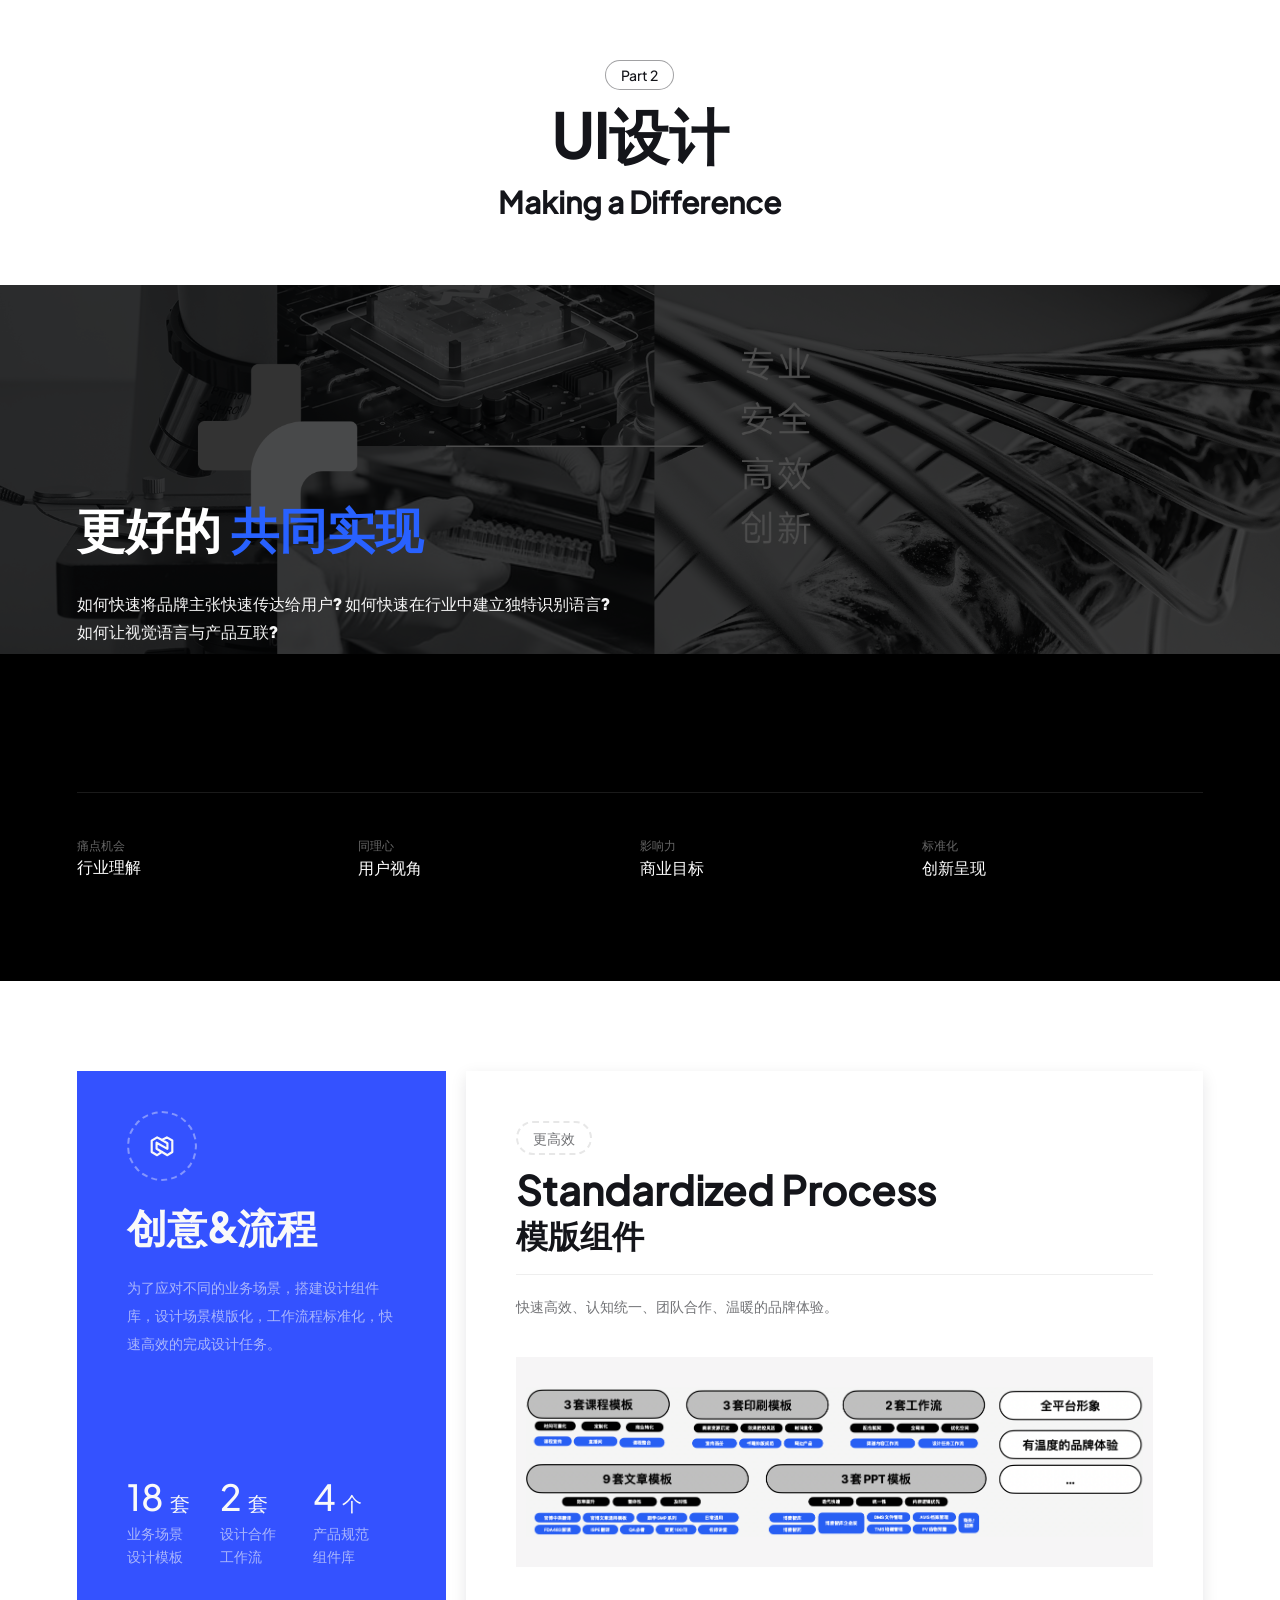
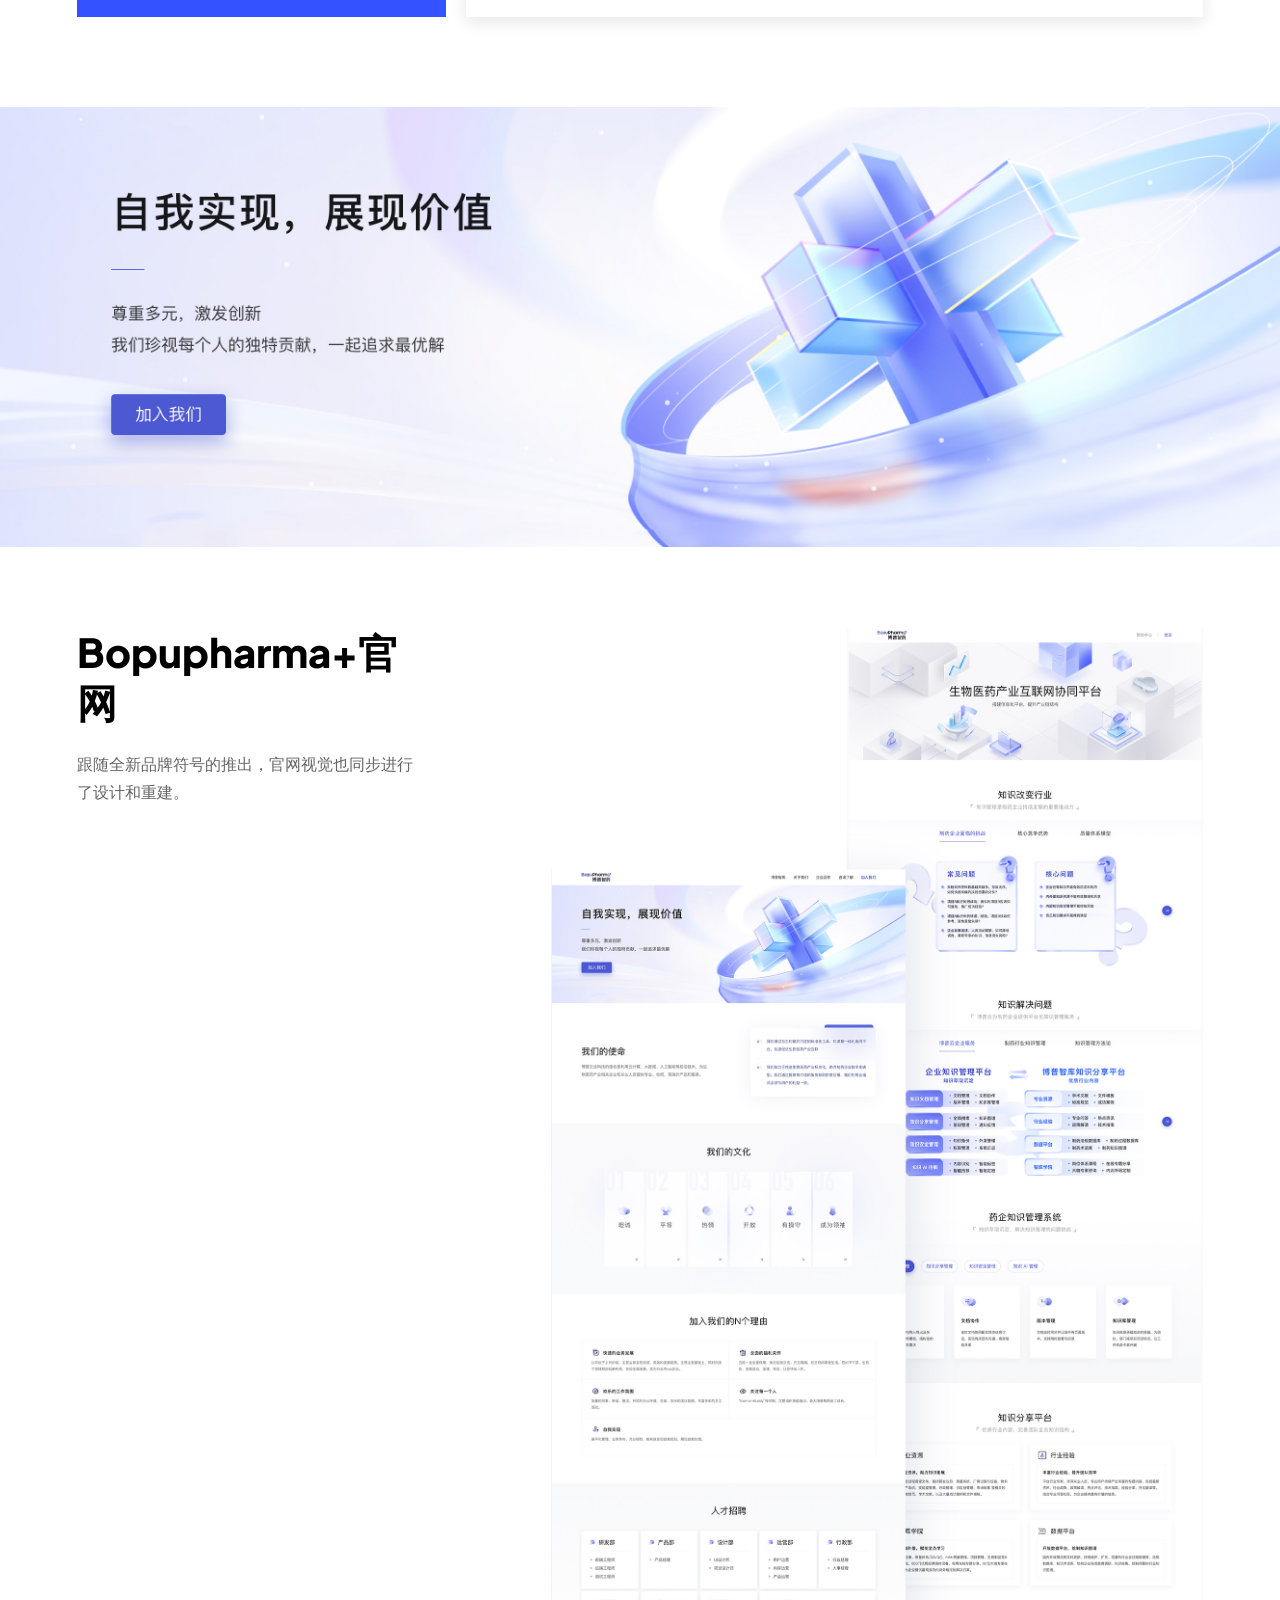
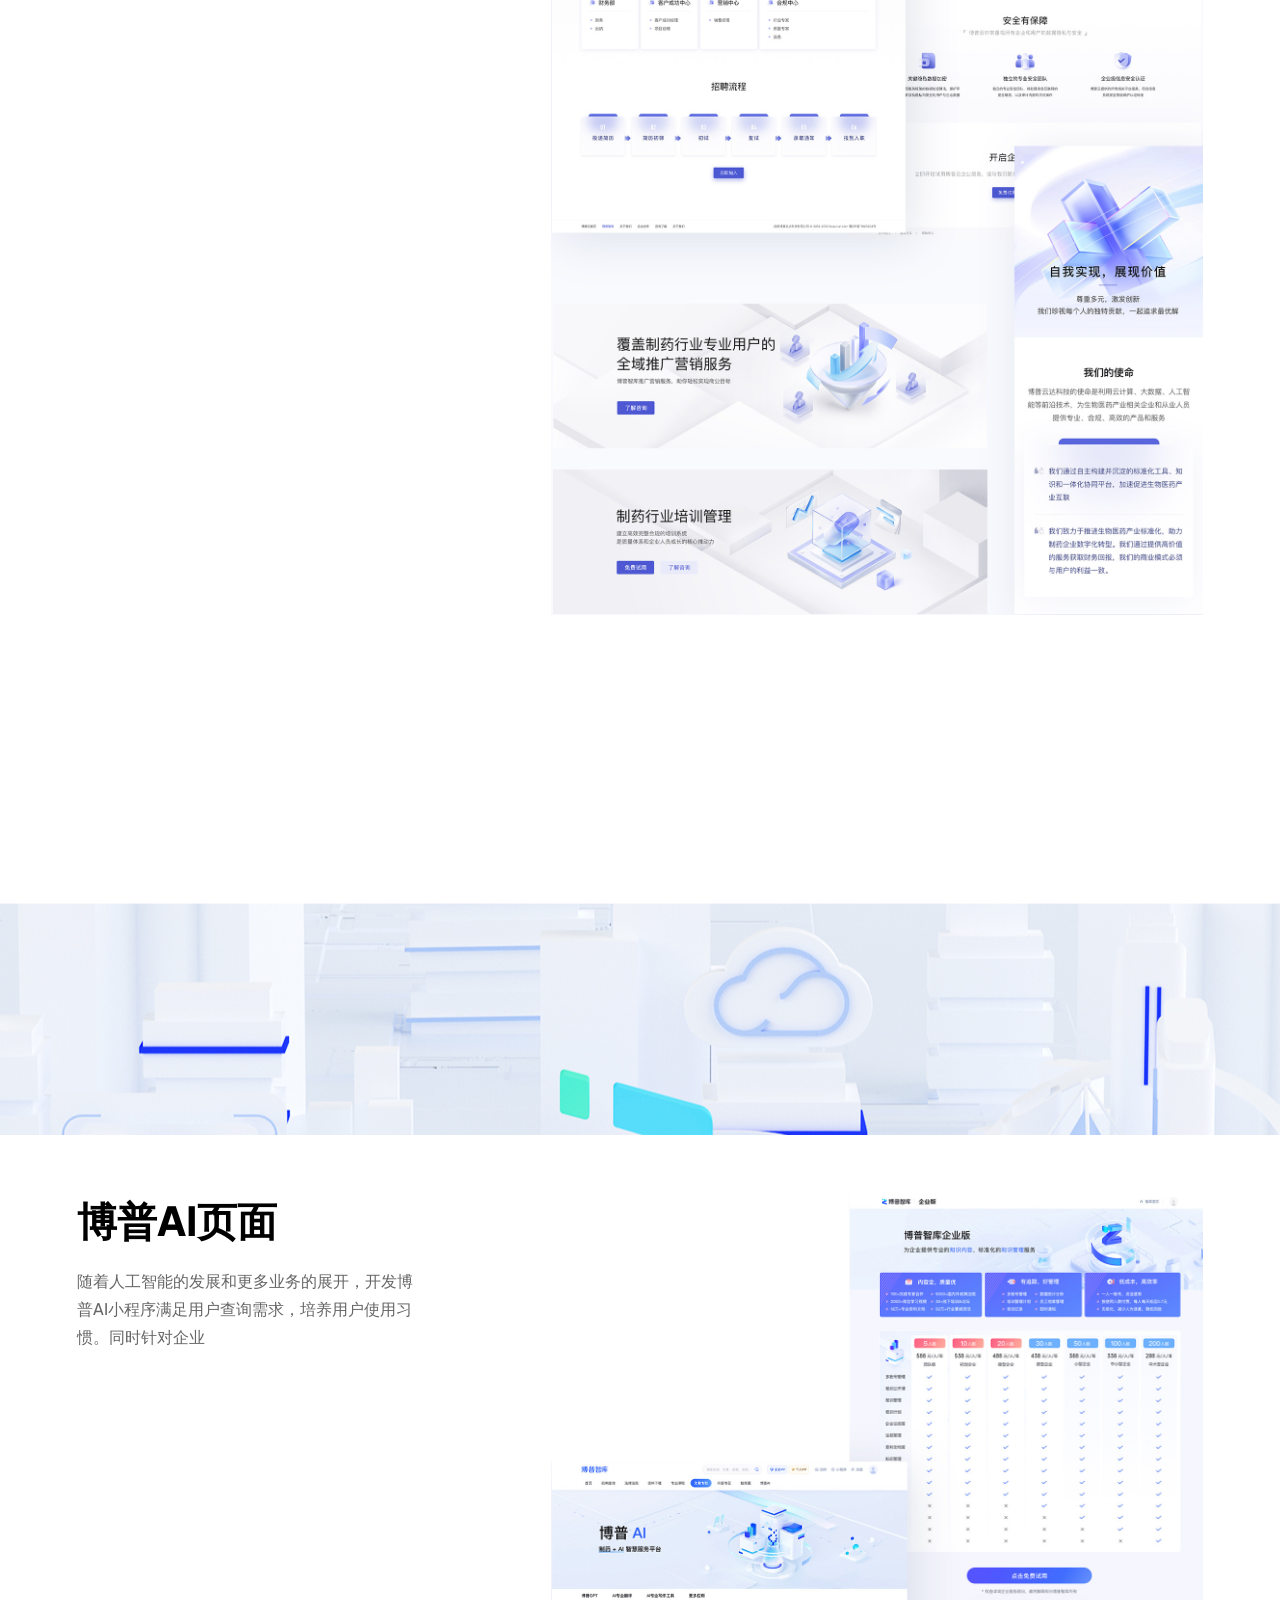
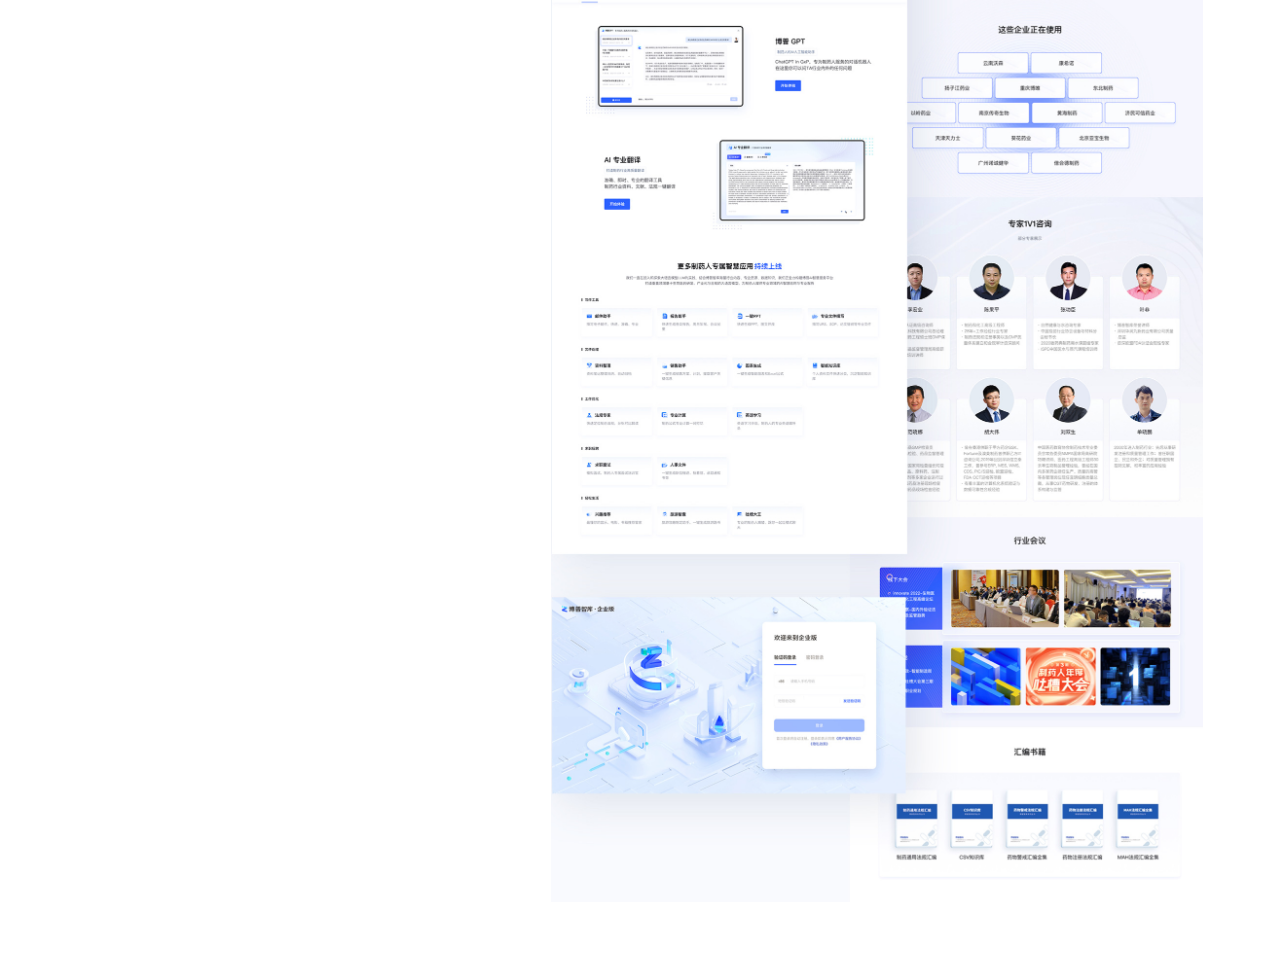
<file: part2/index.html>
<!DOCTYPE html>
<html>

<head>
    <meta charset="UTF-8" />
    <meta name="viewport" content="width=device-width, initial-scale=1.0" />
    <meta http-equiv="X-UA-Compatible" content="ie=edge" />
    <title>mangooooo.portfolio</title>
    <link rel="shortcut icon" href="./mangoooo.ico" type="image/x-icon">
    <link href="./lib/UePageReset.css" rel="stylesheet" />
    <link href="./lib/UePage.css" rel="stylesheet" />
    <link href="./css/index.css" rel="stylesheet" />
    <script src="./lib/UePage.umd.min.js"></script>

</head>

<body class="ue-builder-v4">
    <div id="ue-page" class="ue-page-fa2f2 page-editor-d6a06"><!---->
        <div id="jXgxRPGb" data-key="功能介绍03" data-layout-name="layoutGroup" class="layout-group-c08f7">
            <div class="layout-group-inner-wrapper-d86bc"><!---->
                <section class="layout_group-limit_content-bd8af">
                    <section class="layout-container-d811a">
                        <section class="layout-body-f0b12">
                            <section id="RAIvqWtA" data-layout-name="layoutRow" class="page-layout-row-wrapper-f6543">
                                <div class="layout_row-margin_top-e2d5e"></div>
                                <div class="page-layout-row-container-dc0ac"><!---->
                                    <section data-key="banner001" class="page-layout-row-feee0"><!---->
                                        <div class="page-layout-row-inner-ab83f">
                                            <div id="ylbXwWZC" data-layout-name="layoutCol"
                                                class="page-layout-col-dom-eaac1" style="position: relative;">
                                                <div class="layout-inner-wrapper-c1718 oper-area-ylbXwWZC">
                                                    <div class="enter-animate-aa9db"><!----><!---->
                                                        <div class="layout-col-container-aa69d">
                                                            <div class="layout-col-inner-e7875">
                                                                <section id="crCMMqaj" data-layout-name="layoutBlock"
                                                                    class="page-layout-block-wrapper-c3099">
                                                                    <div class="page-layout-block-container-c2587">
                                                                        <!---->
                                                                        <section class="page-layout-block-a29b3"><!---->
                                                                            <div class="page-layout-block-inner-abdf7">
                                                                                <section
                                                                                    class="layout-text-block-b704c">
                                                                                    <div>
                                                                                        <div class="btn-row-c58e4 text-14-c6e02"
                                                                                            isediting="false"
                                                                                            style="--btn-row-gap: 1em; font-size: 14px; text-align: center">
                                                                                            <div class="btn-list-a1de5">
                                                                                                <div class="btn-ece02"
                                                                                                    target="_blank"
                                                                                                    data-theme="custom"
                                                                                                    data-link-type="link"
                                                                                                    data-pop-layer="{}"
                                                                                                    style="--padding: 3px 15px;--color: rgb(20, 21, 26);--border-radius: 125px;--border-width: 1px;--border-color: rgba(20, 21, 26, 0.4);--background: rgb(255, 255, 255);--border-style: solid;">
                                                                                                    <div
                                                                                                        class="btn-text-d97c4">
                                                                                                        Part 2</div>
                                                                                                </div>
                                                                                            </div>
                                                                                        </div>
                                                                                        <p style="text-align: center">
                                                                                        </p>
                                                                                        <p
                                                                                            style="text-align: center; line-height: 1.5">
                                                                                            <span
                                                                                                style="color: rgb(20, 21, 26); --font-size: 60px"
                                                                                                class="text-60-d6566"><strong>UI设计</strong></span>
                                                                                        </p>
                                                                                        <p
                                                                                            style="text-align: center; line-height: 1.5">
                                                                                            <span
                                                                                                style="color: rgb(20, 21, 26); --font-size: 30px"
                                                                                                class="text-30-c91b3"><strong>Making
                                                                                                    a
                                                                                                    Difference</strong></span>
                                                                                        </p>
                                                                                    </div>
                                                                                </section>
                                                                            </div>
                                                                        </section>
                                                                    </div>
                                                                </section>
                                                            </div>
                                                        </div>
                                                    </div>
                                                </div>
                                            </div>
                                        </div>
                                    </section>
                                </div>
                                <div class="layout_row-margin_bottom-b3e51"></div>
                            </section>
                        </section>
                    </section>
                </section>
            </div>
        </div>
        <div id="xDoZmuoo" data-key="设计目标" data-layout-name="layoutGroup" class="layout-group-c08f7">
            <div class="layout-group-inner-wrapper-d86bc">
                <div id="xDoZmuoo-layer-bg-group" class="background-layer-group-d083f layout-group-bg-fcffb">
                    <div id="xDoZmuoo-layer-bg" class="layer-page_bg-e0884" data-viewport="xxl">
                        <div class="bg-box-c5cbf">
                            <div id="xDoZmuoo-layer-bg-mepllqmbze" class="color-bg-dfdd7 bg-layer-b9970"></div>
                        </div>
                        <div class="bg-box-c5cbf">
                            <div id="xDoZmuoo-layer-bg-svssmeynvk" data-effect="fixed"
                                class="image-bg-bb349 bg-layer-b9970">
                                <div class="bg-layer--inner-cad90"><!----></div>
                            </div>
                        </div>
                        <div class="bg-box-c5cbf">
                            <div id="xDoZmuoo-layer-bg-gfkgmsgkzm" class="color-bg-dfdd7 bg-layer-b9970"></div>
                        </div>
                    </div>
                    <div id="xDoZmuoo-layer-bg" class="layer-page_bg-e0884" data-viewport="md">
                        <div class="bg-box-c5cbf">
                            <div id="xDoZmuoo-layer-bg-rzhayobktj" class="color-bg-dfdd7 bg-layer-b9970"></div>
                        </div>
                        <div class="bg-box-c5cbf">
                            <div id="xDoZmuoo-layer-bg-jnwravlhbe" data-effect="parallax"
                                class="image-bg-bb349 bg-layer-b9970">
                                <div class="bg-layer--inner-cad90"><img
                                        src="./images/40025ed385c4def794b732f8018b135d.png" alt="" style="opacity: 0;">
                                </div>
                            </div>
                        </div>
                        <div class="bg-box-c5cbf">
                            <div id="xDoZmuoo-layer-bg-edevoyirxu" class="color-bg-dfdd7 bg-layer-b9970"></div>
                        </div>
                    </div>
                </div>
                <section class="layout_group-limit_content-bd8af">
                    <section class="layout-container-d811a">
                        <section class="layout-body-f0b12">
                            <section id="KDdMhyVl" data-layout-name="layoutRow" class="page-layout-row-wrapper-f6543">
                                <div class="layout_row-margin_top-e2d5e"></div>
                                <div class="page-layout-row-container-dc0ac"><!---->
                                    <section class="page-layout-row-feee0"><!---->
                                        <div class="page-layout-row-inner-ab83f">
                                            <div id="FHmKZRcy" data-layout-name="layoutCol"
                                                class="page-layout-col-dom-eaac1" style="position: relative;">
                                                <div class="layout-inner-wrapper-c1718 oper-area-FHmKZRcy">
                                                    <div class="enter-animate-aa9db"><!----><!---->
                                                        <div class="layout-col-container-aa69d">
                                                            <div class="layout-col-inner-e7875">
                                                                <section id="ltFHsmyD" data-layout-name="layoutBlock"
                                                                    class="page-layout-block-wrapper-c3099">
                                                                    <div class="page-layout-block-container-c2587">
                                                                        <!---->
                                                                        <section class="page-layout-block-a29b3"><!---->
                                                                            <div class="page-layout-block-inner-abdf7">
                                                                                <section
                                                                                    class="layout-text-block-b704c">
                                                                                    <div>
                                                                                        <p style="line-height: 1.5"></p>
                                                                                        <p>&nbsp;</p>
                                                                                        <p style="line-height: 1.5">
                                                                                            <span
                                                                                                style="color: rgb(255, 255, 255); font-family: MontDemo-Heavy; --font-size: 48px"
                                                                                                class="text-48-d26d5"><strong>更好的
                                                                                                </strong></span><span
                                                                                                style="color: rgb(40, 97, 255); font-family: MontDemo-Heavy; --font-size: 48px"
                                                                                                class="text-48-d26d5"><strong>共同实现</strong></span>
                                                                                        </p>
                                                                                        <p style="line-height: 1.5"></p>
                                                                                        <p style="line-height: 1.75">
                                                                                            <span
                                                                                                style="color: rgb(246, 246, 246); font-family: MontDemo-Heavy; --font-size: 16px"
                                                                                                class="text-16-d4745">如何快速将品牌主张快速传达给用户?
                                                                                                如何快速在行业中建立独特识别语言?</span>
                                                                                        </p>
                                                                                        <p style="line-height: 1.75">
                                                                                            <span
                                                                                                style="color: rgb(246, 246, 246); font-family: MontDemo-Heavy; --font-size: 16px"
                                                                                                class="text-16-d4745">如何让视觉语言与产品互联?&nbsp;</span>
                                                                                        </p>
                                                                                        <p>&nbsp;</p>
                                                                                        <p>&nbsp;</p>
                                                                                    </div>
                                                                                </section>
                                                                            </div>
                                                                        </section>
                                                                    </div>
                                                                </section>
                                                            </div>
                                                        </div>
                                                    </div>
                                                </div>
                                            </div>
                                        </div>
                                    </section>
                                </div>
                                <div class="layout_row-margin_bottom-b3e51"></div>
                            </section>
                            <section id="XMzyJRSy" data-layout-name="layoutRow" class="page-layout-row-wrapper-f6543">
                                <div class="layout_row-margin_top-e2d5e"></div>
                                <div class="page-layout-row-container-dc0ac"><!---->
                                    <section class="page-layout-row-feee0"><!---->
                                        <div class="page-layout-row-inner-ab83f">
                                            <div id="gRnZOfLM" data-layout-name="layoutCol"
                                                class="page-layout-col-dom-eaac1" style="position: relative;">
                                                <div class="layout-inner-wrapper-c1718 oper-area-gRnZOfLM">
                                                    <div class="enter-animate-aa9db"><!----><!---->
                                                        <div class="layout-col-container-aa69d">
                                                            <div class="layout-col-inner-e7875">
                                                                <section id="uEvMINpU" data-layout-name="layoutBlock"
                                                                    class="page-layout-block-wrapper-c3099">
                                                                    <div class="page-layout-block-container-c2587">
                                                                        <!---->
                                                                        <section class="page-layout-block-a29b3"><!---->
                                                                            <div class="page-layout-block-inner-abdf7">
                                                                                <section
                                                                                    class="layout-divider-block-c080b"
                                                                                    style="--divider-color: rgba(255, 255, 255, 0.1);">
                                                                                    <div class="divider-inner-d6a43">
                                                                                        <div class="divider-line-f4a0d">
                                                                                        </div>
                                                                                    </div>
                                                                                </section>
                                                                            </div>
                                                                        </section>
                                                                    </div>
                                                                </section>
                                                            </div>
                                                        </div>
                                                    </div>
                                                </div>
                                            </div>
                                        </div>
                                    </section>
                                </div>
                                <div class="layout_row-margin_bottom-b3e51"></div>
                            </section>
                            <section id="XdwAbkdL" data-layout-name="layoutRow" class="page-layout-row-wrapper-f6543">
                                <div class="layout_row-margin_top-e2d5e"></div>
                                <div class="page-layout-row-container-dc0ac"><!---->
                                    <section class="page-layout-row-feee0"><!---->
                                        <div class="page-layout-row-inner-ab83f">
                                            <div id="kMYcfixw" data-layout-name="layoutCol"
                                                class="page-layout-col-dom-eaac1" style="position: relative;">
                                                <div class="layout-inner-wrapper-c1718 oper-area-kMYcfixw">
                                                    <div class="enter-animate-aa9db"><!----><!---->
                                                        <div class="layout-col-container-aa69d">
                                                            <div class="layout-col-inner-e7875">
                                                                <section id="uMmBOGkX" data-layout-name="layoutBlock"
                                                                    class="page-layout-block-wrapper-c3099">
                                                                    <div class="page-layout-block-container-c2587">
                                                                        <!---->
                                                                        <section class="page-layout-block-a29b3"><!---->
                                                                            <div class="page-layout-block-inner-abdf7">
                                                                                <section
                                                                                    class="layout-text-block-b704c">
                                                                                    <div>
                                                                                        <p><span style="color: rgba(255, 255, 255, 0.4); --font-size: 12px"
                                                                                                class="text-12-a906e">痛点机会</span>
                                                                                        </p>
                                                                                        <p><span style="color: rgb(255, 255, 255); font-family: Arial; --font-size: 16px"
                                                                                                class="text-16-d4745">行业理解</span>
                                                                                        </p>
                                                                                    </div>
                                                                                </section>
                                                                            </div>
                                                                        </section>
                                                                    </div>
                                                                </section>
                                                            </div>
                                                        </div>
                                                    </div>
                                                </div>
                                            </div>
                                            <div id="REyLtNZG" data-layout-name="layoutCol"
                                                class="page-layout-col-dom-eaac1" style="position: relative;">
                                                <div class="layout-inner-wrapper-c1718 oper-area-REyLtNZG">
                                                    <div class="enter-animate-aa9db"><!----><!---->
                                                        <div class="layout-col-container-aa69d">
                                                            <div class="layout-col-inner-e7875">
                                                                <section id="KeAJDHUw" data-layout-name="layoutBlock"
                                                                    class="page-layout-block-wrapper-c3099">
                                                                    <div class="page-layout-block-container-c2587">
                                                                        <!---->
                                                                        <section class="page-layout-block-a29b3"><!---->
                                                                            <div class="page-layout-block-inner-abdf7">
                                                                                <section
                                                                                    class="layout-text-block-b704c">
                                                                                    <div>
                                                                                        <p><span style="color: rgba(255, 255, 255, 0.4); --font-size: 12px"
                                                                                                class="text-12-a906e">同理心</span>
                                                                                        </p>
                                                                                        <p><span style="color: rgb(255, 255, 255); --font-size: 16px"
                                                                                                class="text-16-d4745">用户视角</span>
                                                                                        </p>
                                                                                    </div>
                                                                                </section>
                                                                            </div>
                                                                        </section>
                                                                    </div>
                                                                </section>
                                                            </div>
                                                        </div>
                                                    </div>
                                                </div>
                                            </div>
                                            <div id="zoEEYcPe" data-layout-name="layoutCol"
                                                class="page-layout-col-dom-eaac1" style="position: relative;">
                                                <div class="layout-inner-wrapper-c1718 oper-area-zoEEYcPe">
                                                    <div class="enter-animate-aa9db"><!----><!---->
                                                        <div class="layout-col-container-aa69d">
                                                            <div class="layout-col-inner-e7875">
                                                                <section id="uzjYMBNb" data-layout-name="layoutBlock"
                                                                    class="page-layout-block-wrapper-c3099">
                                                                    <div class="page-layout-block-container-c2587">
                                                                        <!---->
                                                                        <section class="page-layout-block-a29b3"><!---->
                                                                            <div class="page-layout-block-inner-abdf7">
                                                                                <section
                                                                                    class="layout-text-block-b704c">
                                                                                    <div>
                                                                                        <p><span style="color: rgba(255, 255, 255, 0.4); --font-size: 12px"
                                                                                                class="text-12-a906e">影响力</span>
                                                                                        </p>
                                                                                        <p><span style="color: rgb(255, 255, 255); --font-size: 16px"
                                                                                                class="text-16-d4745">商业目标</span>
                                                                                        </p>
                                                                                    </div>
                                                                                </section>
                                                                            </div>
                                                                        </section>
                                                                    </div>
                                                                </section>
                                                            </div>
                                                        </div>
                                                    </div>
                                                </div>
                                            </div>
                                            <div id="iNwYwsAq" data-layout-name="layoutCol"
                                                class="page-layout-col-dom-eaac1" style="position: relative;">
                                                <div class="layout-inner-wrapper-c1718 oper-area-iNwYwsAq">
                                                    <div class="enter-animate-aa9db"><!----><!---->
                                                        <div class="layout-col-container-aa69d">
                                                            <div class="layout-col-inner-e7875">
                                                                <section id="hIjgdYUR" data-layout-name="layoutBlock"
                                                                    class="page-layout-block-wrapper-c3099">
                                                                    <div class="page-layout-block-container-c2587">
                                                                        <!---->
                                                                        <section class="page-layout-block-a29b3"><!---->
                                                                            <div class="page-layout-block-inner-abdf7">
                                                                                <section
                                                                                    class="layout-text-block-b704c">
                                                                                    <div>
                                                                                        <p><span style="color: rgba(255, 255, 255, 0.4); --font-size: 12px"
                                                                                                class="text-12-a906e">标准化</span>
                                                                                        </p>
                                                                                        <p><span style="color: rgb(255, 255, 255); --font-size: 16px"
                                                                                                class="text-16-d4745">创新呈现</span>
                                                                                        </p>
                                                                                    </div>
                                                                                </section>
                                                                            </div>
                                                                        </section>
                                                                    </div>
                                                                </section>
                                                            </div>
                                                        </div>
                                                    </div>
                                                </div>
                                            </div>
                                        </div>
                                    </section>
                                </div>
                                <div class="layout_row-margin_bottom-b3e51"></div>
                            </section>
                        </section>
                    </section>
                </section>
            </div>
        </div>
        <div id="QjdUXFys" data-layout-name="layoutGroup" class="layout-group-c08f7">
            <div class="layout-group-inner-wrapper-d86bc"><!---->
                <section class="layout_group-limit_content-bd8af">
                    <section class="layout-container-d811a">
                        <section class="layout-body-f0b12">
                            <section id="MEEqMAsV" data-layout-name="layoutRow" class="page-layout-row-wrapper-f6543">
                                <div class="layout_row-margin_top-e2d5e"></div>
                                <div class="page-layout-row-container-dc0ac"><!---->
                                    <section class="page-layout-row-feee0"><!---->
                                        <div class="page-layout-row-inner-ab83f">
                                            <div id="XNWCcneX" data-layout-name="layoutCol"
                                                class="page-layout-col-dom-eaac1" style="position: relative;">
                                                <div class="layout-inner-wrapper-c1718 oper-area-XNWCcneX">
                                                    <div class="enter-animate-aa9db"><!---->
                                                        <div id="XNWCcneX-layer-bg-group"
                                                            class="background-layer-group-d083f layout-col-bg-f5eee"
                                                            data-type="layout-col">
                                                            <div id="XNWCcneX-layer-bg" class="layer-page_bg-e0884"
                                                                data-viewport="xxl">
                                                                <div class="bg-box-c5cbf">
                                                                    <div id="XNWCcneX-layer-bg-izkakcsust"
                                                                        class="color-bg-dfdd7 bg-layer-b9970"></div>
                                                                </div>
                                                            </div><!---->
                                                        </div>
                                                        <div class="layout-col-container-aa69d">
                                                            <div class="layout-col-inner-e7875">
                                                                <section id="YkExJhqN" data-layout-name="layoutBlock"
                                                                    class="page-layout-block-wrapper-c3099">
                                                                    <div class="page-layout-block-container-c2587">
                                                                        <!---->
                                                                        <section class="page-layout-block-a29b3"><!---->
                                                                            <div class="page-layout-block-inner-abdf7">
                                                                                <section
                                                                                    class="layout-text-block-b704c">
                                                                                    <div>
                                                                                        <div
                                                                                            class="svg-icon-wrapper-bb7c1">
                                                                                            <div class="svg-icon-box-f2008"
                                                                                                style="width: 70px;height: 70px;border-radius: 100px;color: rgb(249, 249, 249);padding: 20px;border-style: dashed;border-color: rgba(249, 249, 249, 0.4);border-width: 2px;">
                                                                                                <iconpark-icon
                                                                                                    class="svg-icon-viewer-ed4be"
                                                                                                    data-source="./svg-icon/brand.js"
                                                                                                    width="100%"
                                                                                                    height="100%"
                                                                                                    name="dianziqian"></iconpark-icon>
                                                                                            </div>
                                                                                        </div>
                                                                                        <p></p>
                                                                                        <p><span style="color: rgb(249, 249, 249); --font-size: 40px"
                                                                                                class="text-40-e6a15"><strong>创意&amp;流程</strong></span>
                                                                                        </p>
                                                                                        <p></p>
                                                                                        <p style="line-height: 2"><span
                                                                                                style="color: rgba(249, 249, 249, 0.6)">为了应对不同的业务场景，搭建设计组件库，设计场景模版化，工作流程标准化，快速高效的完成设计任务。</span>
                                                                                        </p>
                                                                                    </div>
                                                                                </section>
                                                                            </div>
                                                                        </section>
                                                                    </div>
                                                                </section>
                                                                <section id="NxdaeSRe" data-layout-name="layoutBlock"
                                                                    class="page-layout-block-wrapper-c3099">
                                                                    <div class="page-layout-block-container-c2587">
                                                                        <!---->
                                                                        <section class="page-layout-block-a29b3"><!---->
                                                                            <div class="page-layout-block-inner-abdf7">
                                                                                <section
                                                                                    class="layout-text-block-b704c">
                                                                                    <div>
                                                                                        <div class="grid-layer-cb854"
                                                                                            data-config="{&quot;overflow&quot;:&quot;&quot;,&quot;grid&quot;:&quot;1,1-1-1:1/1/2/2,1/2/2/3,1/3/2/4&quot;,&quot;mdGrid&quot;:&quot;1,1-1-1:1/1/2/2,1/2/2/3,1/3/2/4&quot;,&quot;width&quot;:&quot;100%&quot;,&quot;gap&quot;:&quot;10px&quot;,&quot;mdGap&quot;:&quot;10px&quot;,&quot;padding&quot;:&quot;10px 0px&quot;,&quot;radius&quot;:&quot;&quot;,&quot;background&quot;:[],&quot;shadow&quot;:&quot;&quot;}">
                                                                                            <div class="grid-layer--inner-ef909"
                                                                                                style="--grid-template-columns: 1fr 1fr 1fr;--grid-template-rows: 1fr;--md-grid-template-columns: 1fr 1fr 1fr;--md-grid-template-rows: 1fr;gap: 10px;--md-grid-layer-gap: 10px;padding: 10px 0px;width: 100%;background: ;">
                                                                                                <div class="grid-item-af6e7"
                                                                                                    data-config="{&quot;overflow&quot;:&quot;&quot;,&quot;gridArea&quot;:&quot;1 / 1 / 2 / 2&quot;,&quot;mdGridArea&quot;:&quot;1/1/2/2&quot;,&quot;padding&quot;:&quot;0px&quot;,&quot;radius&quot;:&quot;&quot;,&quot;shadow&quot;:&quot;&quot;,&quot;background&quot;:[]}"
                                                                                                    style="grid-area: 1 / 1 / 2 / 2;--md-grid-layer-item-area: 1/1/2/2;--grid-layer-item-padding: 0px;">
                                                                                                    <div
                                                                                                        class="grid-item--inner-ae340">
                                                                                                        <p><span style="color: rgb(249, 249, 249); --font-size: 36px"
                                                                                                                class="text-36-bfb99">18
                                                                                                            </span><span
                                                                                                                style="color: rgb(249, 249, 249); --font-size: 20px"
                                                                                                                class="text-20-e283b">套</span>
                                                                                                        </p>
                                                                                                        <p><span
                                                                                                                style="color: rgba(249, 249, 249, 0.6)">业务场景</span>
                                                                                                        </p>
                                                                                                        <p><span
                                                                                                                style="color: rgba(249, 249, 249, 0.6)">设计模板</span>
                                                                                                        </p>
                                                                                                    </div>
                                                                                                </div>
                                                                                                <div class="grid-item-af6e7"
                                                                                                    data-config="{&quot;overflow&quot;:&quot;&quot;,&quot;gridArea&quot;:&quot;1 / 2 / 2 / 3&quot;,&quot;mdGridArea&quot;:&quot;1/2/2/3&quot;,&quot;padding&quot;:&quot;0px&quot;,&quot;radius&quot;:&quot;&quot;,&quot;shadow&quot;:&quot;&quot;,&quot;background&quot;:[]}"
                                                                                                    style="grid-area: 1 / 2 / 2 / 3;--md-grid-layer-item-area: 1/2/2/3;--grid-layer-item-padding: 0px;">
                                                                                                    <div
                                                                                                        class="grid-item--inner-ae340">
                                                                                                        <p><span style="color: rgb(249, 249, 249); --font-size: 36px"
                                                                                                                class="text-36-bfb99">2
                                                                                                            </span><span
                                                                                                                style="color: rgb(249, 249, 249); --font-size: 20px"
                                                                                                                class="text-20-e283b">套</span>
                                                                                                        </p>
                                                                                                        <p><span
                                                                                                                style="color: rgba(249, 249, 249, 0.6)">设计合作</span>
                                                                                                        </p>
                                                                                                        <p><span
                                                                                                                style="color: rgba(249, 249, 249, 0.6)">工作流</span>
                                                                                                        </p>
                                                                                                    </div>
                                                                                                </div>
                                                                                                <div class="grid-item-af6e7"
                                                                                                    data-config="{&quot;overflow&quot;:&quot;&quot;,&quot;gridArea&quot;:&quot;1 / 3 / 2 / 4&quot;,&quot;mdGridArea&quot;:&quot;1/3/2/4&quot;,&quot;padding&quot;:&quot;0px&quot;,&quot;radius&quot;:&quot;&quot;,&quot;shadow&quot;:&quot;&quot;,&quot;background&quot;:[]}"
                                                                                                    style="grid-area: 1 / 3 / 2 / 4;--md-grid-layer-item-area: 1/3/2/4;--grid-layer-item-padding: 0px;">
                                                                                                    <div
                                                                                                        class="grid-item--inner-ae340">
                                                                                                        <p><span style="color: rgb(249, 249, 249); --font-size: 36px"
                                                                                                                class="text-36-bfb99">4
                                                                                                            </span><span
                                                                                                                style="color: rgb(249, 249, 249); --font-size: 20px"
                                                                                                                class="text-20-e283b">个</span>
                                                                                                        </p>
                                                                                                        <p><span
                                                                                                                style="color: rgba(249, 249, 249, 0.6)">产品规范</span>
                                                                                                        </p>
                                                                                                        <p><span
                                                                                                                style="color: rgba(249, 249, 249, 0.6)">组件库</span>
                                                                                                        </p>
                                                                                                    </div>
                                                                                                </div>
                                                                                            </div>
                                                                                        </div>
                                                                                    </div>
                                                                                </section>
                                                                            </div>
                                                                        </section>
                                                                    </div>
                                                                </section>
                                                            </div>
                                                        </div>
                                                    </div>
                                                </div>
                                            </div>
                                            <div id="wfzjffMP" data-layout-name="layoutCol"
                                                class="page-layout-col-dom-eaac1" style="position: relative;">
                                                <div class="layout-inner-wrapper-c1718 oper-area-wfzjffMP">
                                                    <div class="enter-animate-aa9db"><!----><!---->
                                                        <div class="layout-col-container-aa69d">
                                                            <div class="layout-col-inner-e7875">
                                                                <section id="cbOJkBTT" data-layout-name="layoutBlock"
                                                                    class="page-layout-block-wrapper-c3099">
                                                                    <div class="page-layout-block-container-c2587">
                                                                        <!---->
                                                                        <section class="page-layout-block-a29b3"><!---->
                                                                            <div class="page-layout-block-inner-abdf7">
                                                                                <section
                                                                                    class="layout-text-block-b704c">
                                                                                    <div>
                                                                                        <div class="btn-row-c58e4"
                                                                                            isediting="false"
                                                                                            style="--btn-row-gap: 1em">
                                                                                            <div class="btn-list-a1de5">
                                                                                                <div class="btn-ece02"
                                                                                                    target="_blank"
                                                                                                    data-theme="custom"
                                                                                                    data-link-type="link"
                                                                                                    data-pop-layer="{}"
                                                                                                    style="--padding: 4px 15px 4px 15px;--color: rgba(20, 21, 26, 0.6);--border-radius: 100px;--border-width: 2px;--border-color: rgba(20, 21, 26, 0.1);--border-style: dashed;">
                                                                                                    <div
                                                                                                        class="btn-text-d97c4">
                                                                                                        更高效</div>
                                                                                                </div>
                                                                                            </div>
                                                                                        </div>
                                                                                        <div class="editor-divide-block-a1327"
                                                                                            style="--divide-block-size: 10px; --divide-block-md-size: 10px">
                                                                                        </div>
                                                                                        <p style="line-height: 1.25">
                                                                                            <span
                                                                                                style="color: rgb(20, 21, 26); --font-size: 40px"
                                                                                                class="text-40-e6a15"><strong>Standardized
                                                                                                    Process</strong></span>
                                                                                        </p>
                                                                                        <p style="line-height: 1.25">
                                                                                            <span
                                                                                                style="color: rgb(20, 21, 26); --font-size: 32px"
                                                                                                class="text-32-cb119"><strong>模版组件</strong></span>
                                                                                        </p>
                                                                                        <div class="editor-hr-dbe3e"
                                                                                            style="--hr-rule-size: 40px;--hr-rule-md-size: 40px;--hr-rule-border-style: solid;">
                                                                                            <div
                                                                                                class="editor-hr--inner-cfa07">
                                                                                            </div>
                                                                                        </div>
                                                                                        <p><span
                                                                                                style="color: rgba(20, 21, 26, 0.6)">快速高效、认知统一、团队合作、温暖的品牌体验。</span>
                                                                                        </p>
                                                                                    </div>
                                                                                </section>
                                                                            </div>
                                                                        </section>
                                                                    </div>
                                                                </section>
                                                                <section id="PJOIWXjs" data-layout-name="layoutBlock"
                                                                    class="page-layout-block-wrapper-c3099">
                                                                    <div class="page-layout-block-container-c2587">
                                                                        <!---->
                                                                        <section class="page-layout-block-a29b3">
                                                                            <div id="PJOIWXjs-layer-bg-group"
                                                                                class="background-layer-group-d083f page-layout-block-bg-d94ba"
                                                                                data-type="layout-block">
                                                                                <div id="PJOIWXjs-layer-bg"
                                                                                    class="layer-page_bg-e0884"
                                                                                    data-viewport="xxl">
                                                                                    <div class="bg-box-c5cbf">
                                                                                        <div id="PJOIWXjs-layer-bg-zpxed"
                                                                                            class="color-bg-dfdd7 bg-layer-b9970">
                                                                                        </div>
                                                                                    </div>
                                                                                </div><!---->
                                                                            </div>
                                                                            <div class="page-layout-block-inner-abdf7">
                                                                                <section
                                                                                    class="layout-text-block-b704c">
                                                                                    <div>
                                                                                        <div style=""
                                                                                            class="img_wrapper-eb43b"
                                                                                            data-image-effect=""
                                                                                            data-effect-option="{}">
                                                                                            <div class="image_item-ff7d7"
                                                                                                data-image-ratio="auto"
                                                                                                data-md-image-ratio="auto"
                                                                                                data-size-mode="ratio"
                                                                                                data-md-size-mode="ratio"
                                                                                                style="--img-w: 2572;--img-h: 624;--ratio: 24.261275272161743%;--md-ratio: 24.261275272161743%;">
                                                                                                <div class="image_box-c5e00"
                                                                                                    style="background-image: url(./images/99942af800800f58fc6f22ddcd43f1de.jpg);">
                                                                                                    <img src="./images/99942af800800f58fc6f22ddcd43f1de.jpg"
                                                                                                        alt=""
                                                                                                        width="2572"
                                                                                                        height="624">
                                                                                                </div>
                                                                                            </div>
                                                                                        </div>
                                                                                    </div>
                                                                                </section>
                                                                            </div>
                                                                        </section>
                                                                    </div>
                                                                </section>
                                                            </div>
                                                        </div>
                                                    </div>
                                                </div>
                                            </div>
                                        </div>
                                    </section>
                                </div>
                                <div class="layout_row-margin_bottom-b3e51"></div>
                            </section>
                        </section>
                    </section>
                </section>
            </div>
        </div>
        <div id="svMshVtb" data-layout-name="layoutGroup" class="layout-group-c08f7">
            <div class="layout-group-inner-wrapper-d86bc">
                <div id="svMshVtb-layer-bg-group" class="background-layer-group-d083f layout-group-bg-fcffb">
                    <div id="svMshVtb-layer-bg" class="layer-page_bg-e0884" data-viewport="xxl">
                        <div class="bg-box-c5cbf">
                            <div id="svMshVtb-layer-bg-cjnyz" data-effect="normal"
                                class="image-bg-bb349 bg-layer-b9970">
                                <div class="bg-layer--inner-cad90"><!----></div>
                            </div>
                        </div>
                    </div>
                    <div id="svMshVtb-layer-bg" class="layer-page_bg-e0884" data-viewport="md">
                        <div class="bg-box-c5cbf">
                            <div id="svMshVtb-layer-bg-aoilm" class="image-bg-bb349 bg-layer-b9970">
                                <div class="bg-layer--inner-cad90"><!----></div>
                            </div>
                        </div>
                    </div>
                </div>
                <section class="layout_group-limit_content-bd8af">
                    <section class="layout-container-d811a">
                        <section class="layout-body-f0b12"></section>
                    </section>
                </section>
            </div>
        </div>
        <div id="EKupLycP" data-key="符号升级" data-layout-name="layoutGroup" class="layout-group-c08f7">
            <div class="layout-group-inner-wrapper-d86bc"><!---->
                <section class="layout_group-limit_content-bd8af">
                    <section class="layout-container-d811a">
                        <section class="layout-body-f0b12">
                            <section id="xfkIELmI" data-layout-name="layoutRow" class="page-layout-row-wrapper-f6543">
                                <div class="layout_row-margin_top-e2d5e"></div>
                                <div class="page-layout-row-container-dc0ac"><!---->
                                    <section class="page-layout-row-feee0"><!---->
                                        <div class="page-layout-row-inner-ab83f">
                                            <div id="QXEusPki"
                                                data-scroll-effect-param="{&quot;type&quot;:&quot;&quot;}"
                                                data-layout-name="layoutCol" class="page-layout-col-dom-eaac1"
                                                style="position: relative;">
                                                <div class="layout-inner-wrapper-c1718 oper-area-QXEusPki">
                                                    <div class="enter-animate-aa9db"><!---->
                                                        <div id="QXEusPki-layer-bg-group"
                                                            class="background-layer-group-d083f layout-col-bg-f5eee"
                                                            data-type="layout-col"><!---->
                                                            <div id="QXEusPki-layer-bg" class="layer-page_bg-e0884"
                                                                data-viewport="md"></div>
                                                        </div>
                                                        <div class="layout-col-container-aa69d">
                                                            <div class="layout-col-inner-e7875">
                                                                <section id="WyHVkOUr" data-layout-name="layoutBlock"
                                                                    class="page-layout-block-wrapper-c3099">
                                                                    <div class="page-layout-block-container-c2587">
                                                                        <!---->
                                                                        <section class="page-layout-block-a29b3"><!---->
                                                                            <div class="page-layout-block-inner-abdf7">
                                                                                <section
                                                                                    class="layout-text-block-b704c">
                                                                                    <div>
                                                                                        <p style="line-height: 1.25">
                                                                                            <span
                                                                                                style="color: rgb(0, 0, 0); font-family: PlusJakartaSans-ExtraBold; --font-size: 40px"
                                                                                                class="text-40-e6a15"><strong>Bopupharma+官网</strong></span>
                                                                                        </p>
                                                                                        <p></p>
                                                                                        <p style="line-height: 1.75">
                                                                                            <span
                                                                                                style="color: rgb(102, 102, 102); --font-size: 16px"
                                                                                                class="text-16-d4745">跟随全新品牌符号的推出，官网视觉也同步进行了设计和重建。</span>
                                                                                        </p>
                                                                                        <div class="editor-divide-block-a1327"
                                                                                            style="--divide-block-size: 50px; --divide-block-md-size: 10px">
                                                                                        </div>
                                                                                    </div>
                                                                                </section>
                                                                            </div>
                                                                        </section>
                                                                    </div>
                                                                </section>
                                                            </div>
                                                        </div>
                                                    </div>
                                                </div>
                                            </div>
                                            <div id="NKlzVdgq"
                                                data-scroll-effect-param="{&quot;type&quot;:&quot;&quot;}"
                                                data-layout-name="layoutCol" class="page-layout-col-dom-eaac1"
                                                style="position: relative;">
                                                <div class="layout-inner-wrapper-c1718 oper-area-NKlzVdgq">
                                                    <div class="enter-animate-aa9db"><!----><!---->
                                                        <div class="layout-col-container-aa69d">
                                                            <div class="layout-col-inner-e7875">
                                                                <section id="vNAJLeVL" data-layout-name="layoutBlock"
                                                                    class="page-layout-block-wrapper-c3099">
                                                                    <div class="page-layout-block-container-c2587">
                                                                        <!---->
                                                                        <section class="page-layout-block-a29b3"><!---->
                                                                            <div class="page-layout-block-inner-abdf7">
                                                                                <section
                                                                                    class="layout-text-block-b704c">
                                                                                    <div>
                                                                                        <div style=""
                                                                                            class="img_wrapper-eb43b"
                                                                                            data-image-effect=""
                                                                                            data-effect-option="{}">
                                                                                            <div class="image_item-ff7d7"
                                                                                                data-image-ratio="auto"
                                                                                                data-md-image-ratio="auto"
                                                                                                data-size-mode="ratio"
                                                                                                data-md-size-mode="ratio"
                                                                                                style="--img-w: 1353;--img-h: 3295;--ratio: 243.53288987435332%;--md-ratio: 243.53288987435332%;">
                                                                                                <div class="image_box-c5e00"
                                                                                                    style="background-image: url(./images/e34e77bddbd13cfad0925bcbbcbfb8af.jpg);">
                                                                                                    <img src="./images/e34e77bddbd13cfad0925bcbbcbfb8af.jpg"
                                                                                                        alt=""
                                                                                                        width="1353"
                                                                                                        height="3295">
                                                                                                </div>
                                                                                            </div>
                                                                                        </div>
                                                                                    </div>
                                                                                </section>
                                                                            </div>
                                                                        </section>
                                                                    </div>
                                                                </section>
                                                            </div>
                                                        </div>
                                                    </div>
                                                </div>
                                            </div>
                                        </div>
                                    </section>
                                </div>
                                <div class="layout_row-margin_bottom-b3e51"></div>
                            </section>
                        </section>
                    </section>
                </section>
            </div>
        </div>
        <div id="qmmjdYky" data-layout-name="layoutGroup" class="layout-group-c08f7">
            <div class="layout-group-inner-wrapper-d86bc">
                <div id="qmmjdYky-layer-bg-group" class="background-layer-group-d083f layout-group-bg-fcffb">
                    <div id="qmmjdYky-layer-bg" class="layer-page_bg-e0884" data-viewport="xxl">
                        <div class="bg-box-c5cbf">
                            <div id="qmmjdYky-layer-bg-hpeke" data-effect="parallax"
                                class="image-bg-bb349 bg-layer-b9970">
                                <div class="bg-layer--inner-cad90"><img
                                        src="./images/717224a2af6c83a544f983a2cb8b6c54.jpg" alt="" style="opacity: 0;">
                                </div>
                            </div>
                        </div>
                    </div>
                    <div id="qmmjdYky-layer-bg" class="layer-page_bg-e0884" data-viewport="md">
                        <div class="bg-box-c5cbf">
                            <div id="qmmjdYky-layer-bg-owblo" data-effect="parallax"
                                class="image-bg-bb349 bg-layer-b9970">
                                <div class="bg-layer--inner-cad90"><img
                                        src="./images/717224a2af6c83a544f983a2cb8b6c54.jpg" alt="" style="opacity: 0;">
                                </div>
                            </div>
                        </div>
                    </div>
                </div>
                <section class="layout_group-limit_content-bd8af">
                    <section class="layout-container-d811a">
                        <section class="layout-body-f0b12"></section>
                    </section>
                </section>
            </div>
        </div>
        <div id="crpHwSQG" data-key="符号升级" data-layout-name="layoutGroup" class="layout-group-c08f7">
            <div class="layout-group-inner-wrapper-d86bc">
                <div id="crpHwSQG-layer-bg-group" class="background-layer-group-d083f layout-group-bg-fcffb"><!---->
                    <div id="crpHwSQG-layer-bg" class="layer-page_bg-e0884" data-viewport="md"></div>
                </div>
                <section class="layout_group-limit_content-bd8af">
                    <section class="layout-container-d811a">
                        <section class="layout-body-f0b12">
                            <section id="bzFsyPeH" data-layout-name="layoutRow" class="page-layout-row-wrapper-f6543">
                                <div class="layout_row-margin_top-e2d5e"></div>
                                <div class="page-layout-row-container-dc0ac"><!---->
                                    <section class="page-layout-row-feee0"><!---->
                                        <div class="page-layout-row-inner-ab83f">
                                            <div id="obqTUhEx"
                                                data-scroll-effect-param="{&quot;type&quot;:&quot;&quot;}"
                                                data-layout-name="layoutCol" class="page-layout-col-dom-eaac1"
                                                style="position: relative;">
                                                <div class="layout-inner-wrapper-c1718 oper-area-obqTUhEx">
                                                    <div class="enter-animate-aa9db"><!---->
                                                        <div id="obqTUhEx-layer-bg-group"
                                                            class="background-layer-group-d083f layout-col-bg-f5eee"
                                                            data-type="layout-col"><!---->
                                                            <div id="obqTUhEx-layer-bg" class="layer-page_bg-e0884"
                                                                data-viewport="md"></div>
                                                        </div>
                                                        <div class="layout-col-container-aa69d">
                                                            <div class="layout-col-inner-e7875">
                                                                <section id="iXhotfGS" data-layout-name="layoutBlock"
                                                                    class="page-layout-block-wrapper-c3099">
                                                                    <div class="page-layout-block-container-c2587">
                                                                        <!---->
                                                                        <section class="page-layout-block-a29b3"><!---->
                                                                            <div class="page-layout-block-inner-abdf7">
                                                                                <section
                                                                                    class="layout-text-block-b704c">
                                                                                    <div>
                                                                                        <p style="line-height: 1.25">
                                                                                            <span
                                                                                                style="color: rgb(0, 0, 0); font-family: PlusJakartaSans-ExtraBold; --font-size: 40px"
                                                                                                class="text-40-e6a15"><strong>博普AI页面</strong></span>
                                                                                        </p>
                                                                                        <p></p>
                                                                                        <p style="line-height: 1.75">
                                                                                            <span
                                                                                                style="color: rgb(102, 102, 102); --font-size: 16px"
                                                                                                class="text-16-d4745">随着人工智能的发展和更多业务的展开，开发博普AI小程序满足用户查询需求，培养用户使用习惯。同时针对企业</span>
                                                                                        </p>
                                                                                        <div class="editor-divide-block-a1327"
                                                                                            style="--divide-block-size: 50px; --divide-block-md-size: 10px">
                                                                                        </div>
                                                                                    </div>
                                                                                </section>
                                                                            </div>
                                                                        </section>
                                                                    </div>
                                                                </section>
                                                            </div>
                                                        </div>
                                                    </div>
                                                </div>
                                            </div>
                                            <div id="qtRoHbbY"
                                                data-scroll-effect-param="{&quot;type&quot;:&quot;&quot;}"
                                                data-layout-name="layoutCol" class="page-layout-col-dom-eaac1"
                                                style="position: relative;">
                                                <div class="layout-inner-wrapper-c1718 oper-area-qtRoHbbY">
                                                    <div class="enter-animate-aa9db"><!----><!---->
                                                        <div class="layout-col-container-aa69d">
                                                            <div class="layout-col-inner-e7875">
                                                                <section id="PvFiFSFb" data-layout-name="layoutBlock"
                                                                    class="page-layout-block-wrapper-c3099">
                                                                    <div class="page-layout-block-container-c2587">
                                                                        <!---->
                                                                        <section class="page-layout-block-a29b3"><!---->
                                                                            <div class="page-layout-block-inner-abdf7">
                                                                                <section
                                                                                    class="layout-text-block-b704c">
                                                                                    <div>
                                                                                        <div style=""
                                                                                            class="img_wrapper-eb43b"
                                                                                            data-image-effect=""
                                                                                            data-effect-option="{}">
                                                                                            <div class="image_item-ff7d7"
                                                                                                data-image-ratio="auto"
                                                                                                data-md-image-ratio="auto"
                                                                                                data-size-mode="ratio"
                                                                                                data-md-size-mode="ratio"
                                                                                                style="--img-w: 1340;--img-h: 2687;--ratio: 200.52238805970148%;--md-ratio: 200.52238805970148%;">
                                                                                                <div class="image_box-c5e00"
                                                                                                    style="background-image: url(./images/6bc27c3e71028a6017bd2bfc7f7badd2.jpg);">
                                                                                                    <img src="./images/6bc27c3e71028a6017bd2bfc7f7badd2.jpg"
                                                                                                        alt=""
                                                                                                        width="1340"
                                                                                                        height="2687">
                                                                                                </div>
                                                                                            </div>
                                                                                        </div>
                                                                                    </div>
                                                                                </section>
                                                                            </div>
                                                                        </section>
                                                                    </div>
                                                                </section>
                                                            </div>
                                                        </div>
                                                    </div>
                                                </div>
                                            </div>
                                        </div>
                                    </section>
                                </div>
                                <div class="layout_row-margin_bottom-b3e51"></div>
                            </section>
                        </section>
                    </section>
                </section>
            </div>
        </div>
    </div>
</body>
<script>
    new UePage().init({
        initForm: {
            getCodeImgUrl() {
                return "[data-uri]";
            },
            formSubmit: () => {
                return Promise.resolve();
            },
        },
    });
</script>
</file>
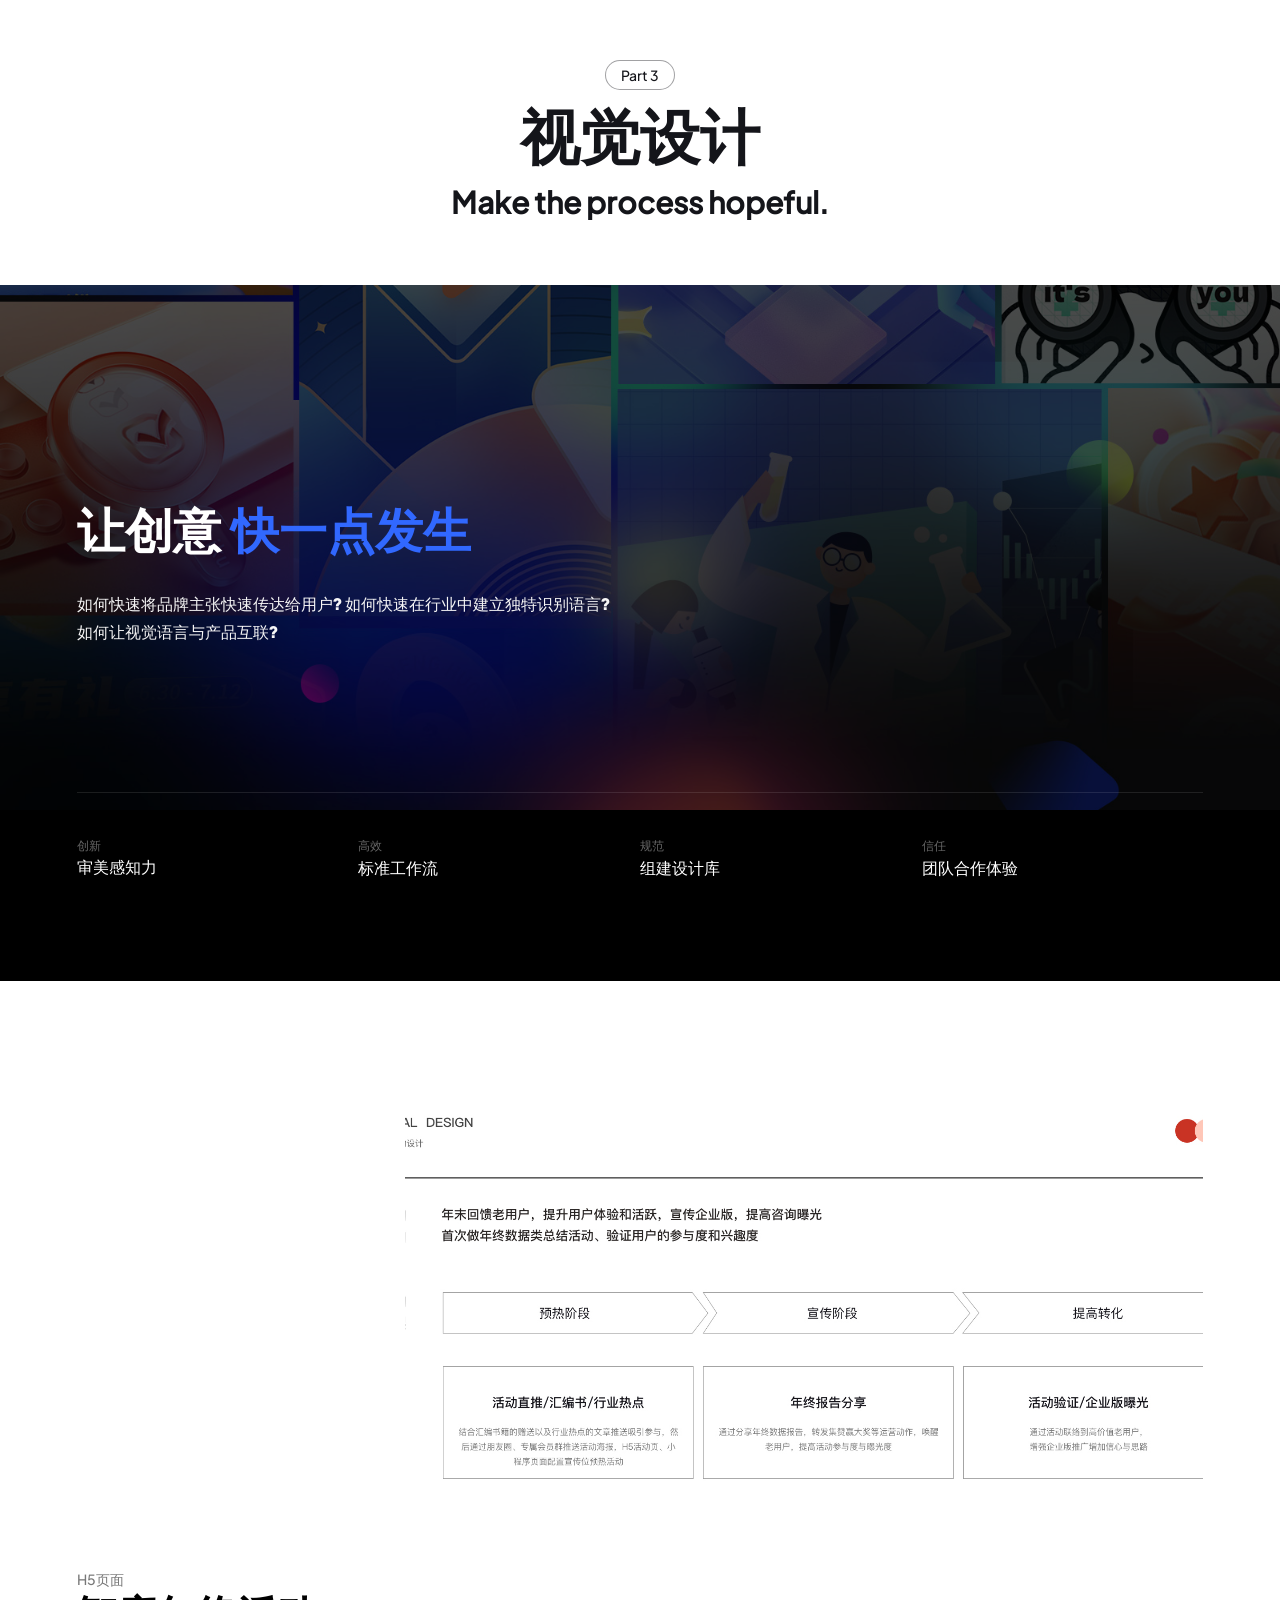
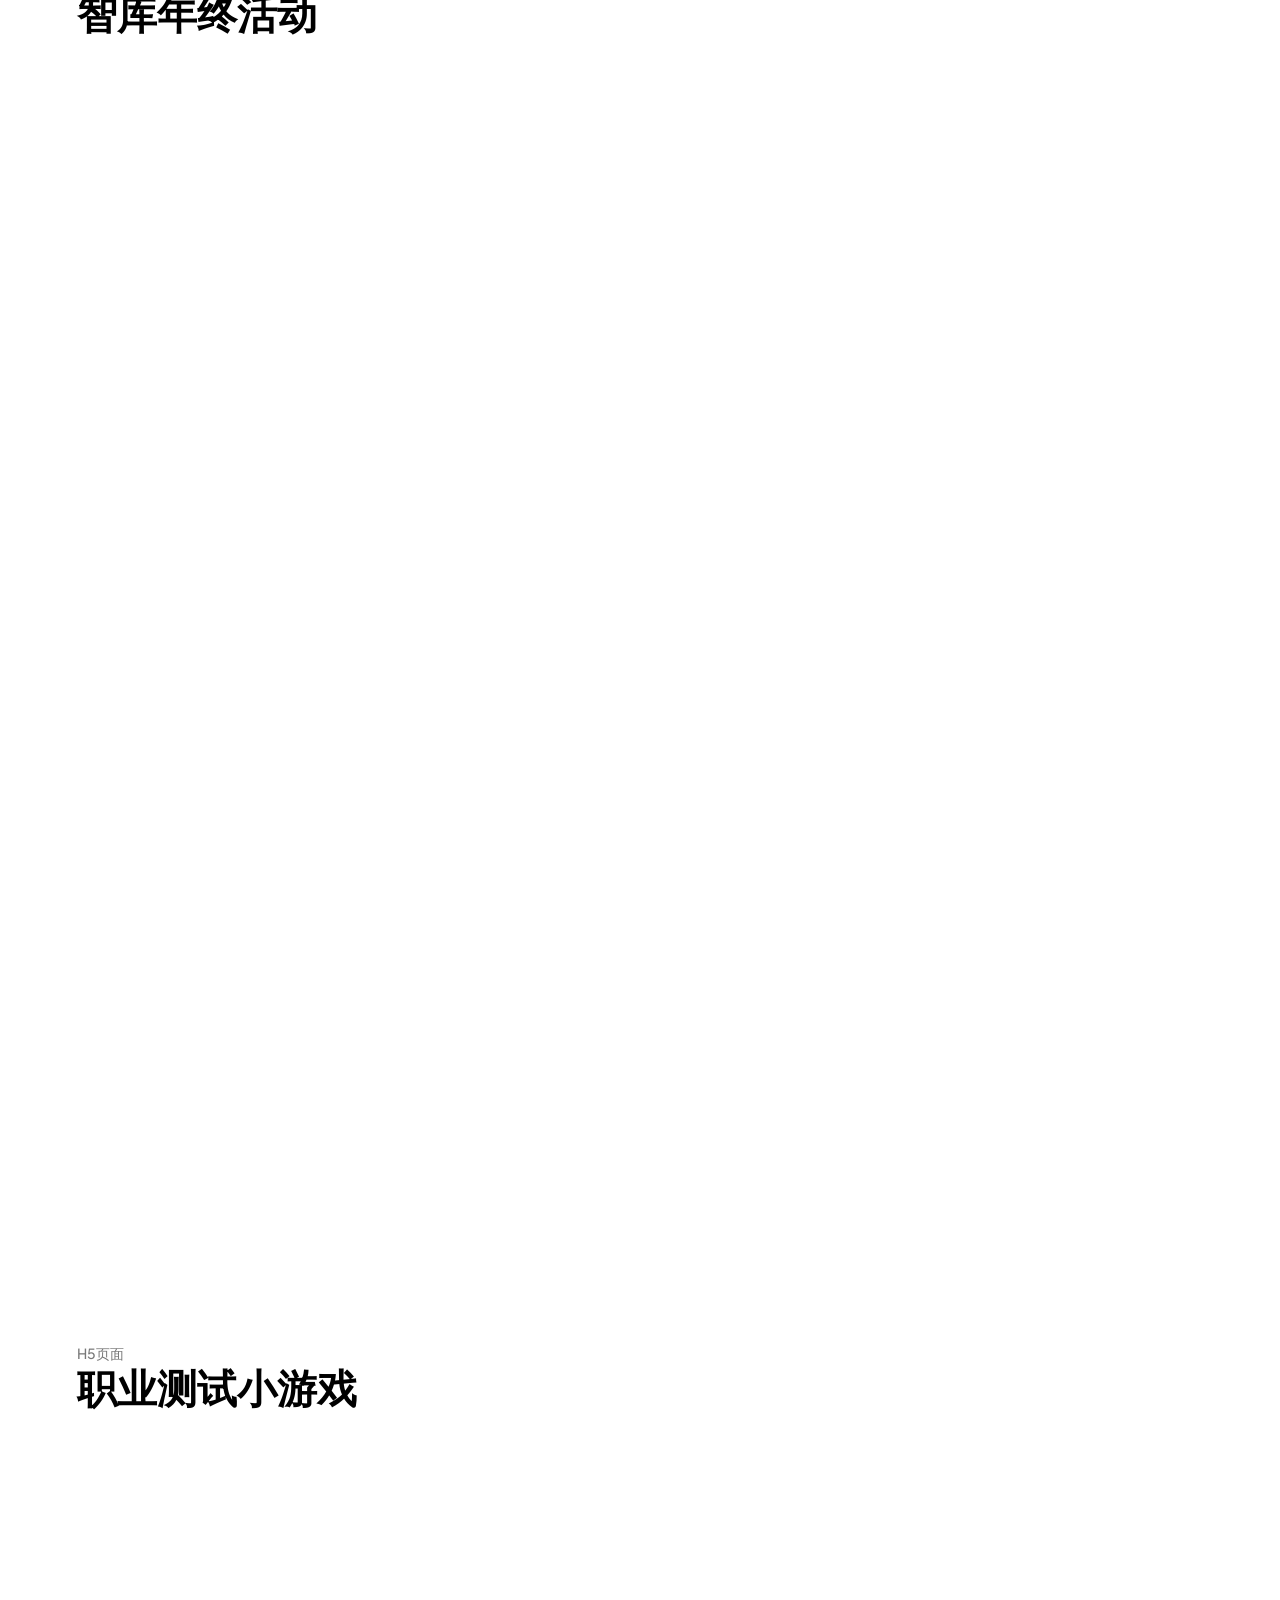
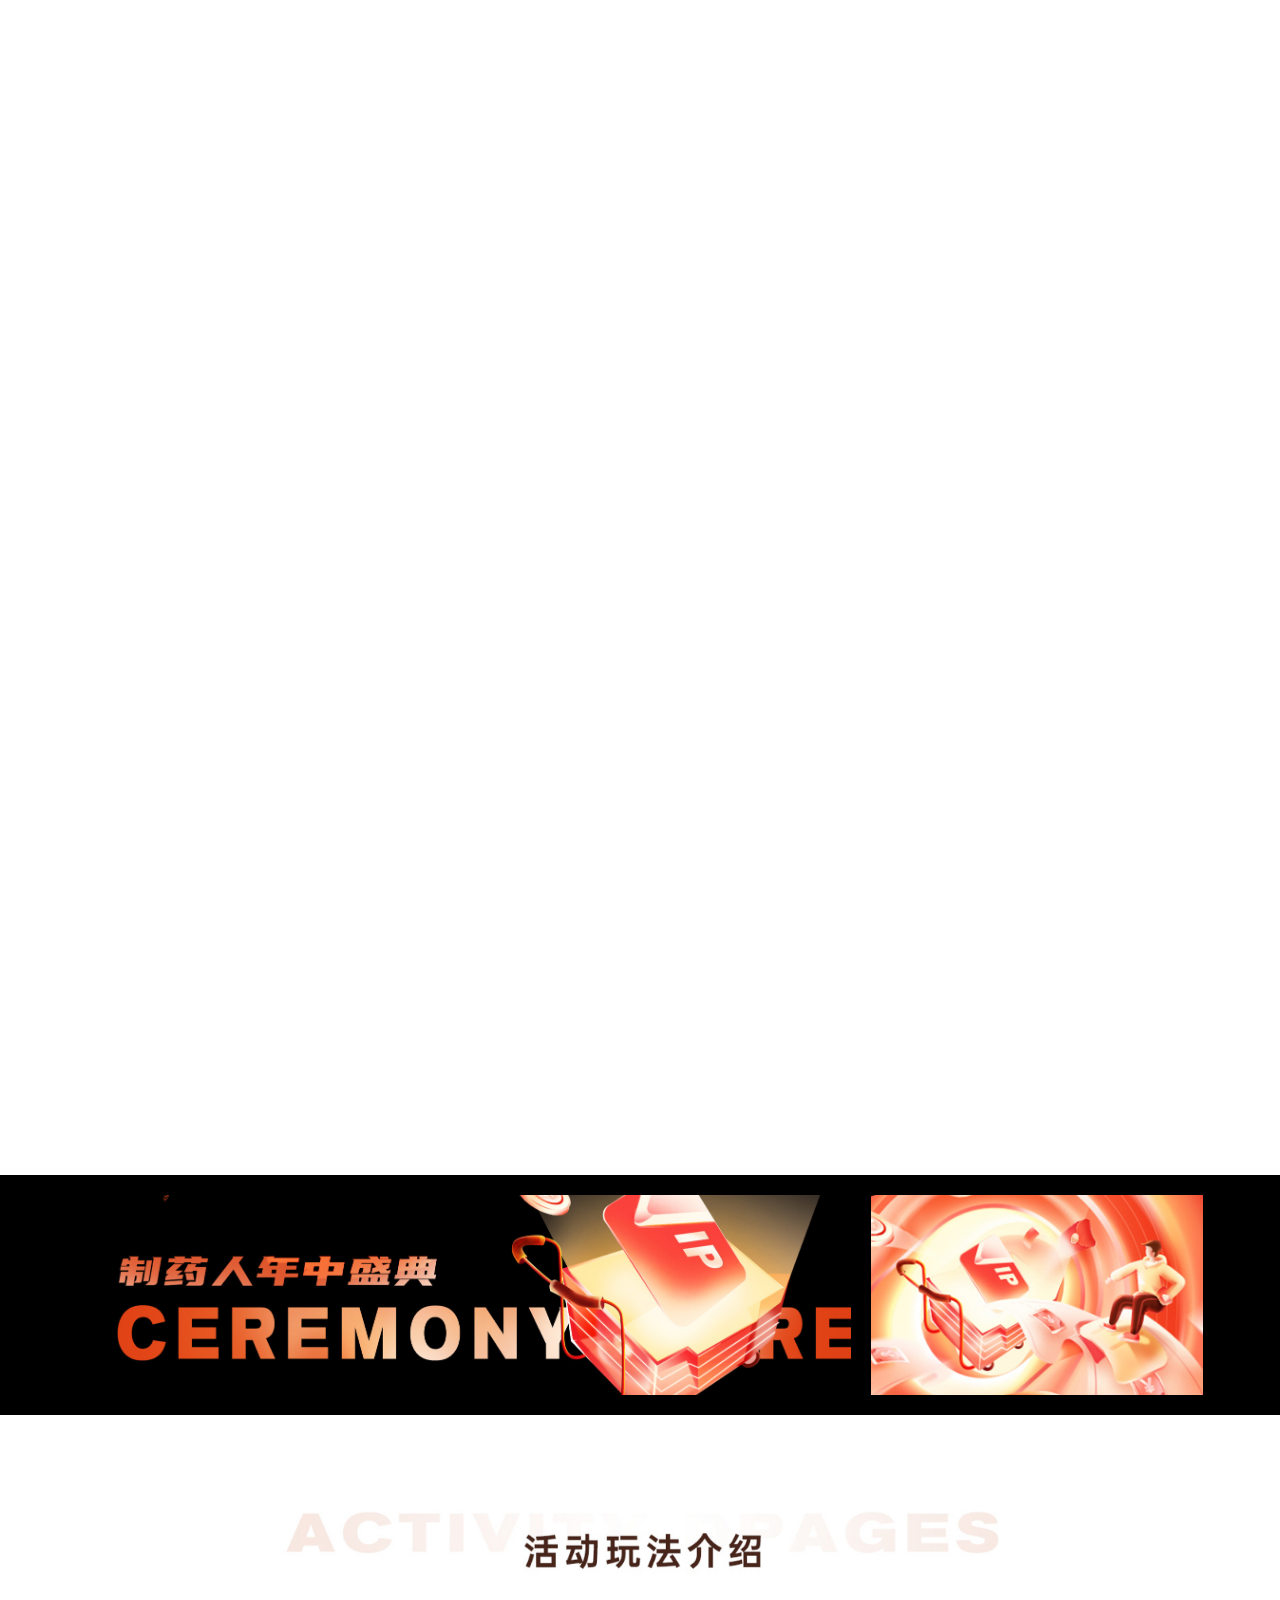
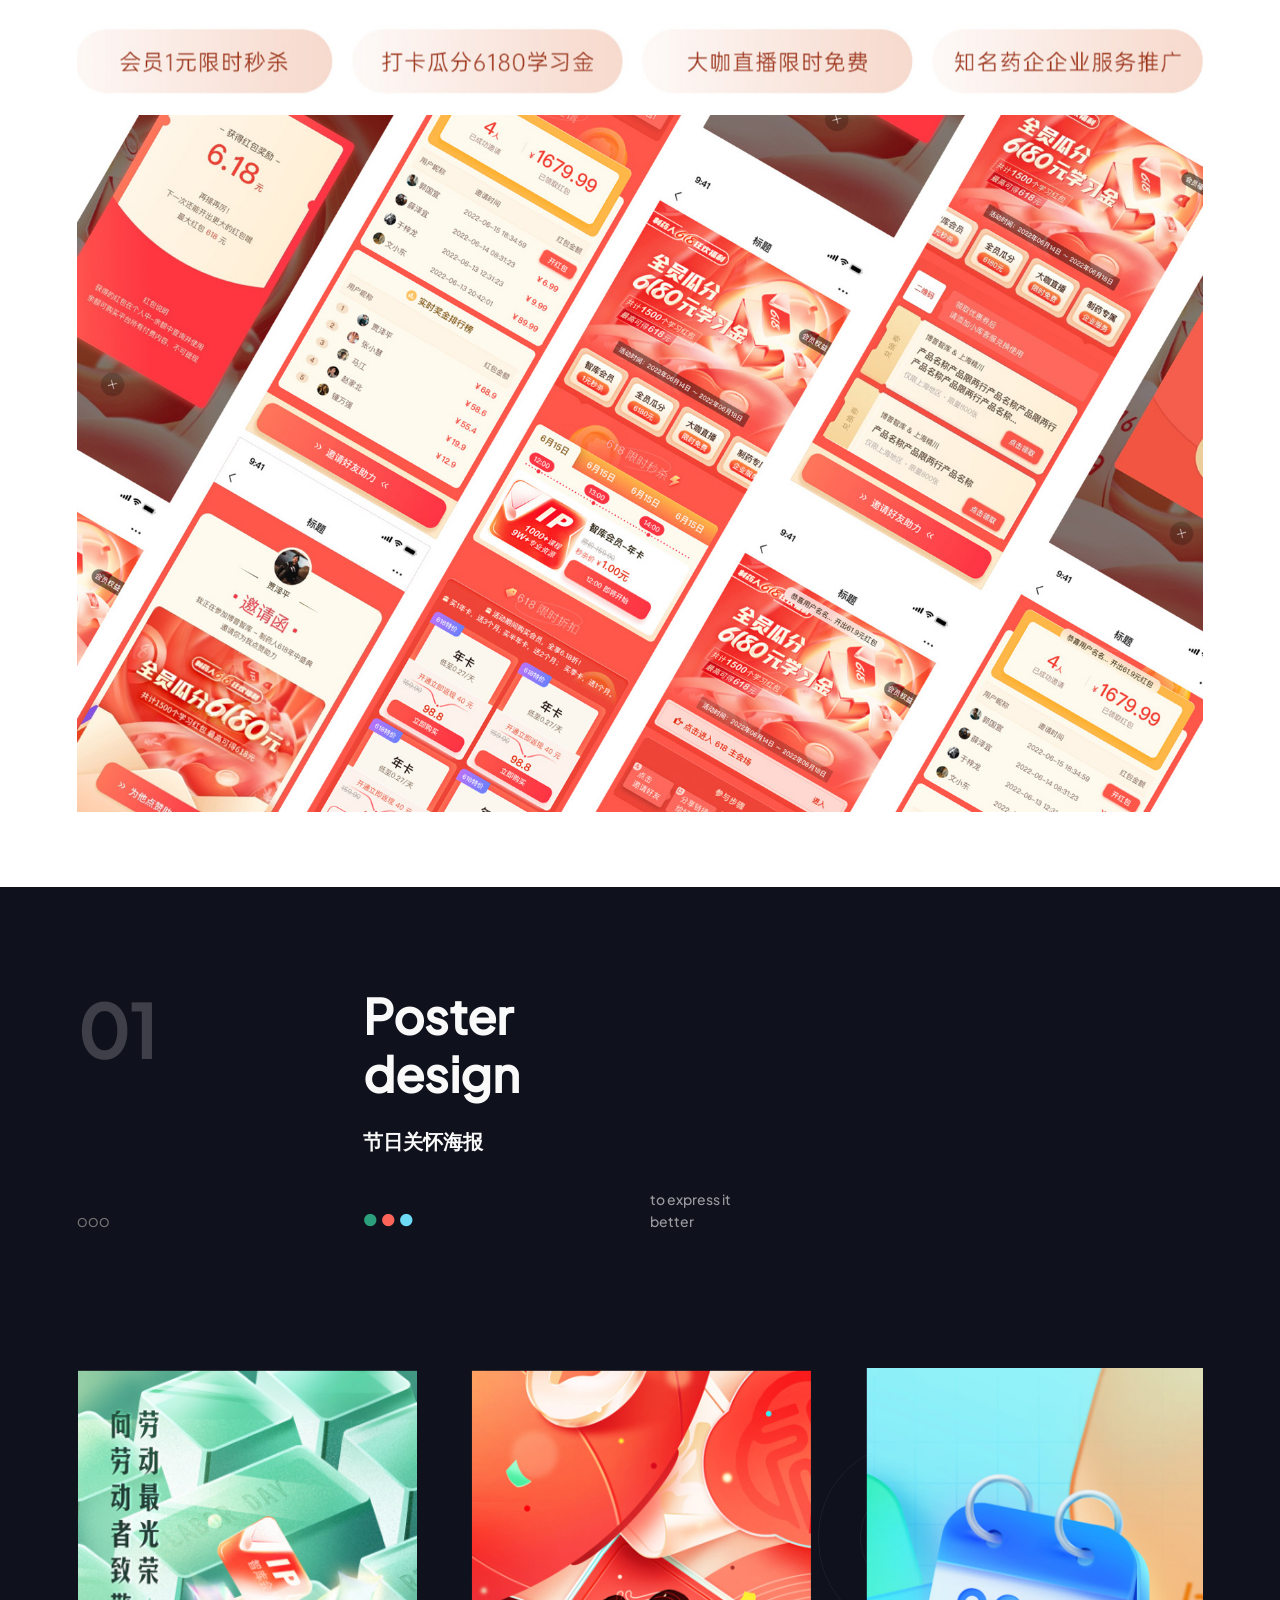
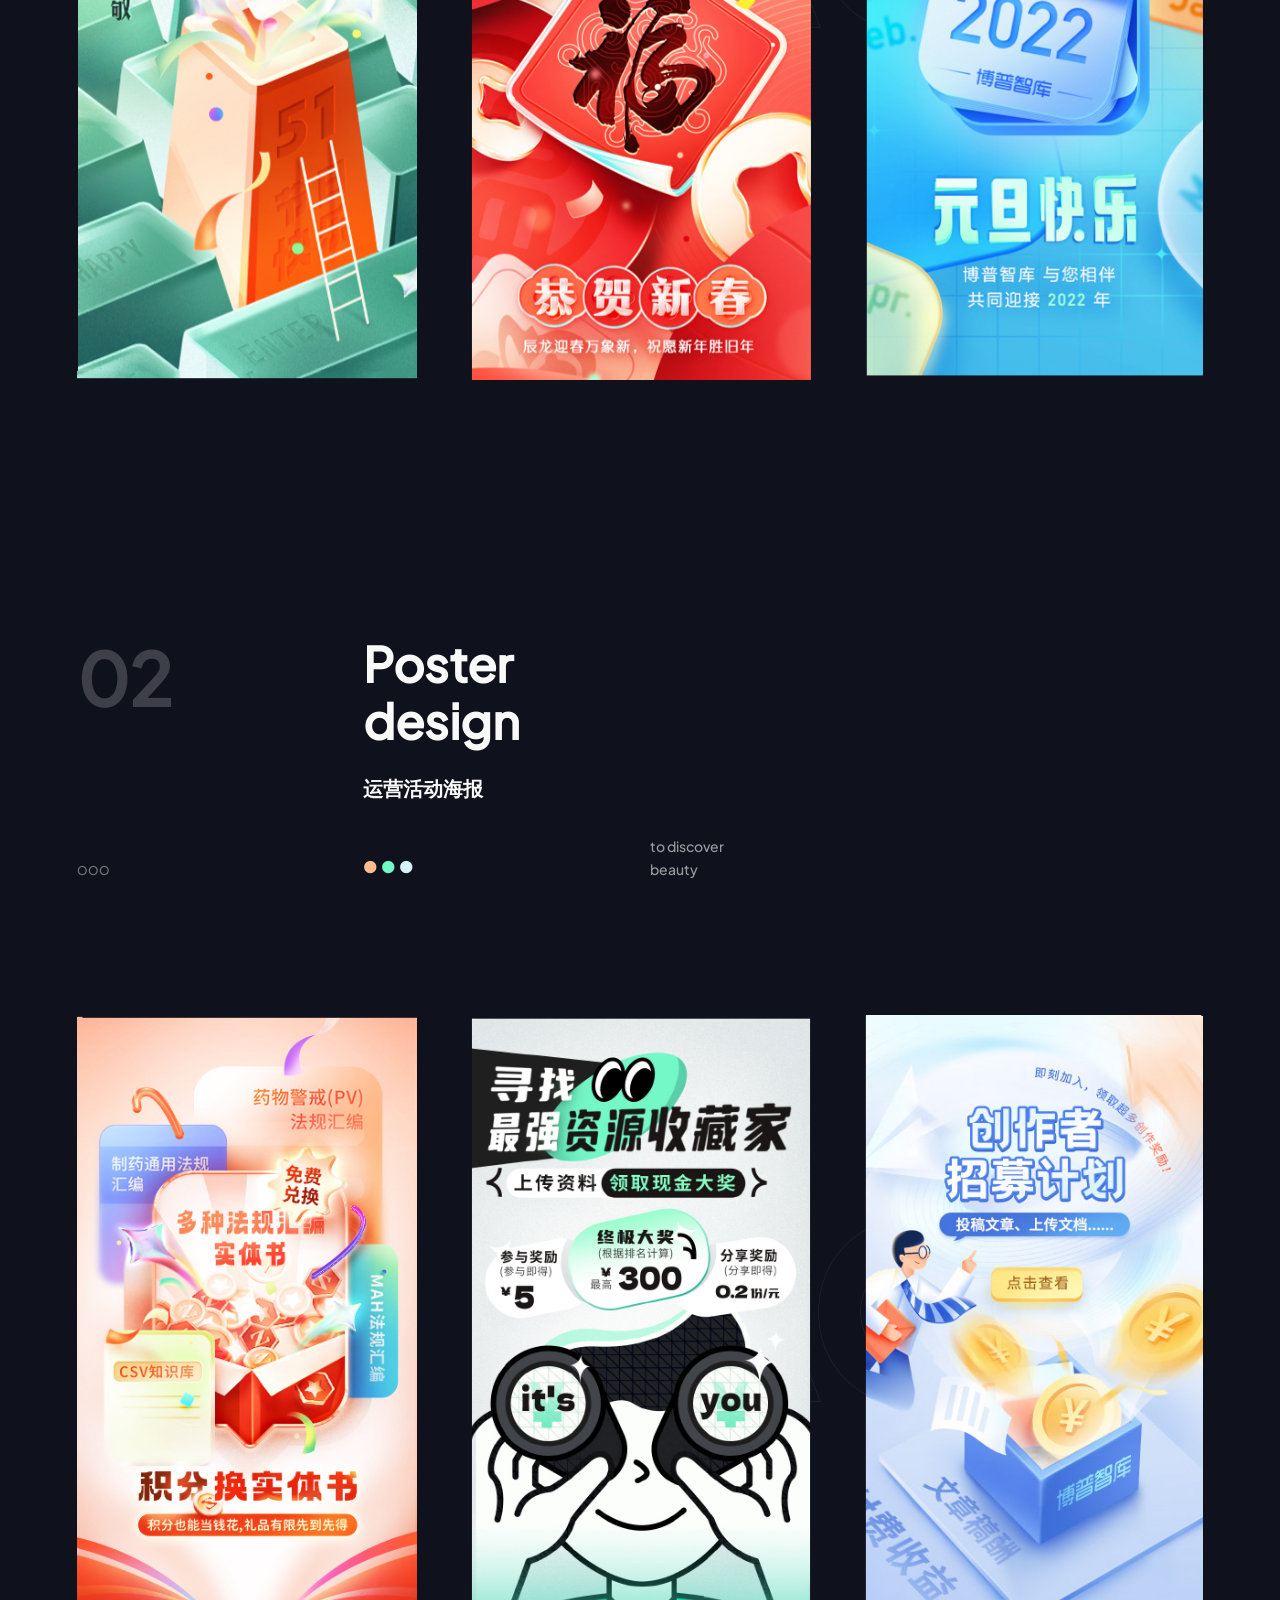
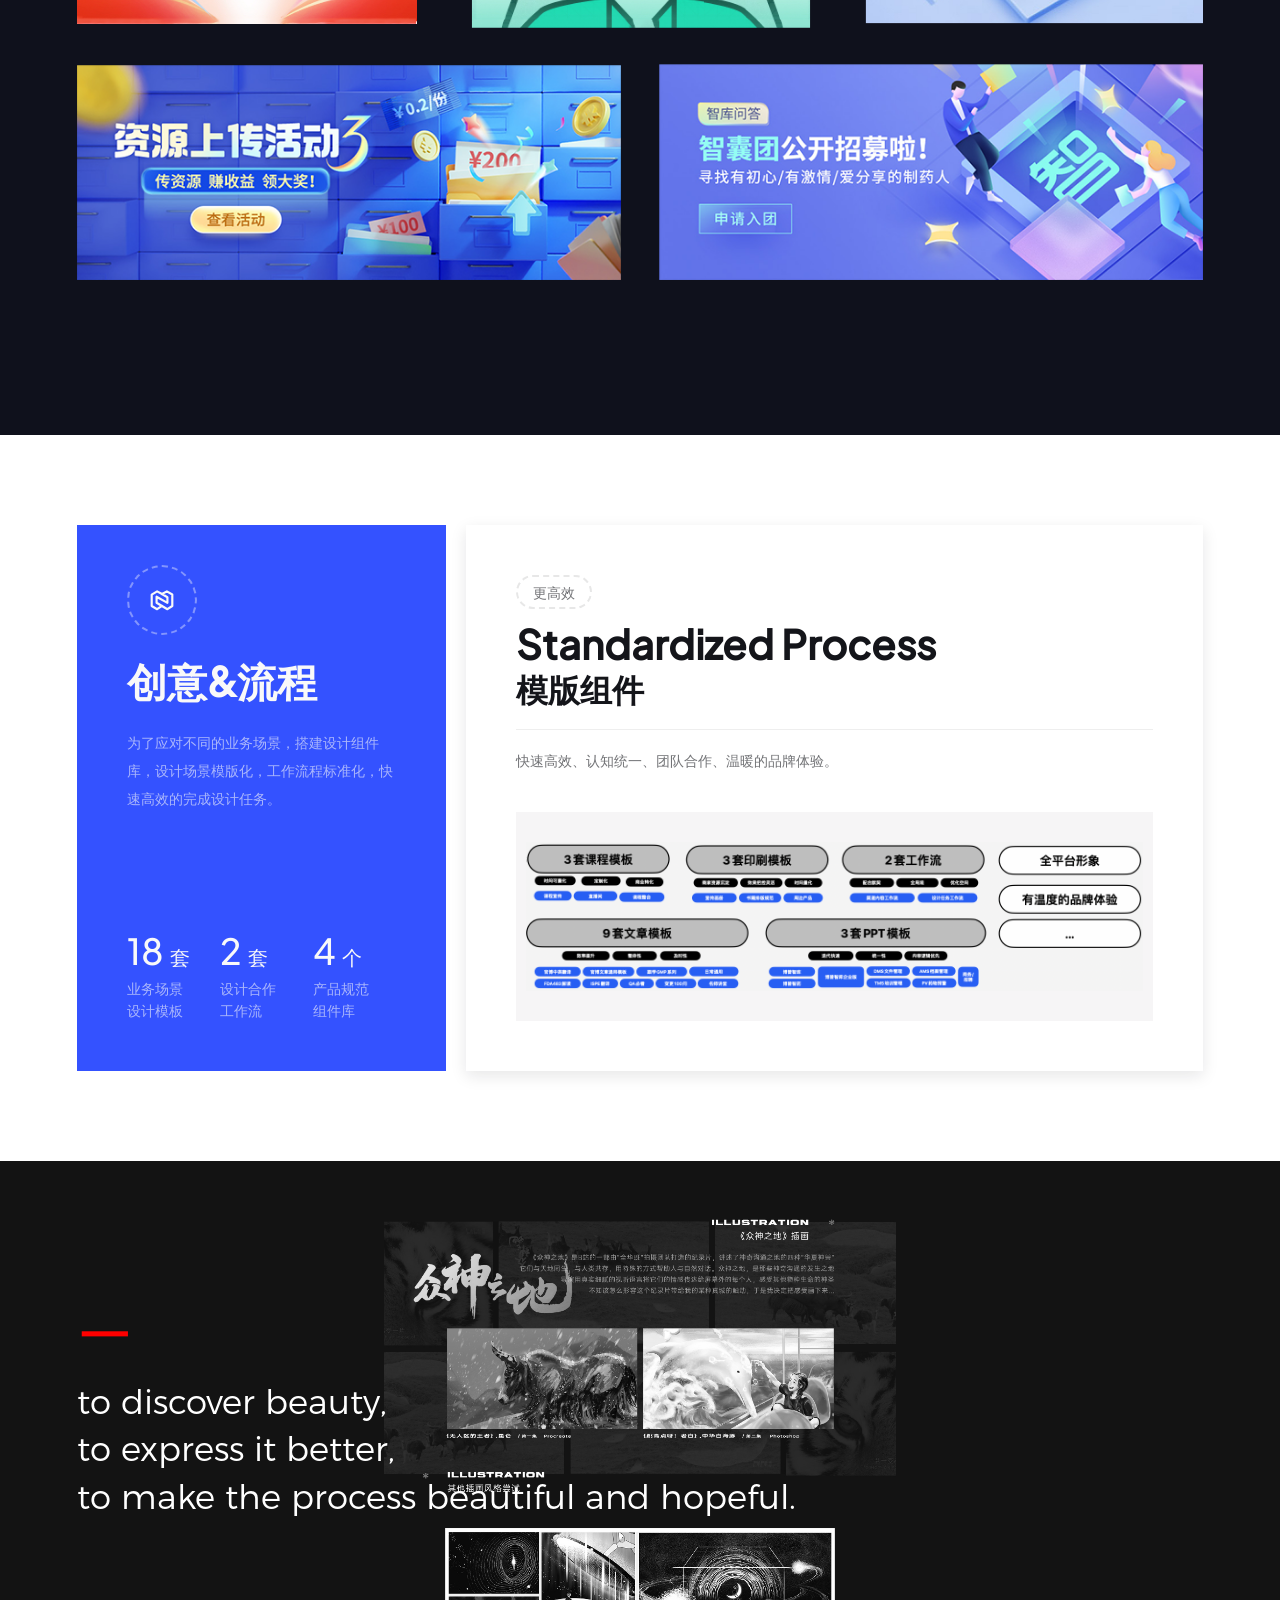
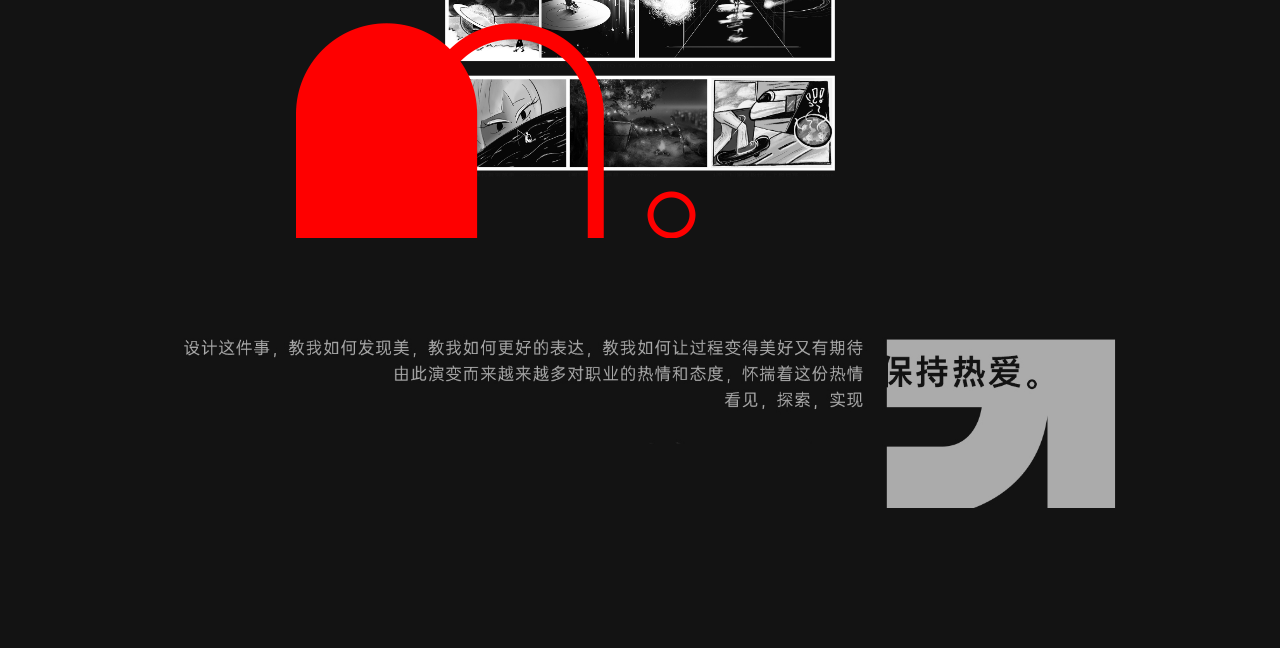
<file: part3/index.html>
<!DOCTYPE html>
<html>

<head>
    <meta charset="UTF-8" />
    <meta name="viewport" content="width=device-width, initial-scale=1.0" />
    <meta http-equiv="X-UA-Compatible" content="ie=edge" />
    <title>mangooooo.portfolio</title>
    <link rel="shortcut icon" href="./mangoooo.ico" type="image/x-icon">
    <link href="./lib/UePageReset.css" rel="stylesheet" />
    <link href="./lib/UePage.css" rel="stylesheet" />
    <link href="./css/index.css" rel="stylesheet" />
    <script src="./lib/UePage.umd.min.js"></script>

</head>

<body class="ue-builder-v4">
    <div id="ue-page" class="ue-page-fa2f2 page-editor-d6a06"><!---->
        <div id="jXgxRPGb" data-key="功能介绍03" data-layout-name="layoutGroup" class="layout-group-c08f7">
            <div class="layout-group-inner-wrapper-d86bc"><!---->
                <section class="layout_group-limit_content-bd8af">
                    <section class="layout-container-d811a">
                        <section class="layout-body-f0b12">
                            <section id="RAIvqWtA" data-layout-name="layoutRow" class="page-layout-row-wrapper-f6543">
                                <div class="layout_row-margin_top-e2d5e"></div>
                                <div class="page-layout-row-container-dc0ac"><!---->
                                    <section data-key="banner001" class="page-layout-row-feee0"><!---->
                                        <div class="page-layout-row-inner-ab83f">
                                            <div id="ylbXwWZC" data-layout-name="layoutCol"
                                                class="page-layout-col-dom-eaac1" style="position: relative;">
                                                <div class="layout-inner-wrapper-c1718 oper-area-ylbXwWZC">
                                                    <div class="enter-animate-aa9db"><!----><!---->
                                                        <div class="layout-col-container-aa69d">
                                                            <div class="layout-col-inner-e7875">
                                                                <section id="crCMMqaj" data-layout-name="layoutBlock"
                                                                    class="page-layout-block-wrapper-c3099">
                                                                    <div class="page-layout-block-container-c2587">
                                                                        <!---->
                                                                        <section class="page-layout-block-a29b3"><!---->
                                                                            <div class="page-layout-block-inner-abdf7">
                                                                                <section
                                                                                    class="layout-text-block-b704c">
                                                                                    <div>
                                                                                        <div class="btn-row-c58e4 text-14-c6e02"
                                                                                            isediting="false"
                                                                                            style="--btn-row-gap: 1em; font-size: 14px; text-align: center">
                                                                                            <div class="btn-list-a1de5">
                                                                                                <div class="btn-ece02"
                                                                                                    target="_blank"
                                                                                                    data-theme="custom"
                                                                                                    data-link-type="link"
                                                                                                    data-pop-layer="{}"
                                                                                                    style="--padding: 3px 15px;--color: rgb(20, 21, 26);--border-radius: 125px;--border-width: 1px;--border-color: rgba(20, 21, 26, 0.4);--background: rgb(255, 255, 255);--border-style: solid;">
                                                                                                    <div
                                                                                                        class="btn-text-d97c4">
                                                                                                        Part 3</div>
                                                                                                </div>
                                                                                            </div>
                                                                                        </div>
                                                                                        <p style="text-align: center">
                                                                                        </p>
                                                                                        <p
                                                                                            style="text-align: center; line-height: 1.5">
                                                                                            <span
                                                                                                style="color: rgb(20, 21, 26); --font-size: 60px"
                                                                                                class="text-60-d6566"><strong>视觉设计</strong></span>
                                                                                        </p>
                                                                                        <p
                                                                                            style="text-align: center; line-height: 1.5">
                                                                                            <span
                                                                                                style="color: rgb(20, 21, 26); --font-size: 30px"
                                                                                                class="text-30-c91b3"><strong>Make
                                                                                                    the process
                                                                                                    hopeful.</strong></span>
                                                                                        </p>
                                                                                    </div>
                                                                                </section>
                                                                            </div>
                                                                        </section>
                                                                    </div>
                                                                </section>
                                                            </div>
                                                        </div>
                                                    </div>
                                                </div>
                                            </div>
                                        </div>
                                    </section>
                                </div>
                                <div class="layout_row-margin_bottom-b3e51"></div>
                            </section>
                        </section>
                    </section>
                </section>
            </div>
        </div>
        <div id="xDoZmuoo" data-key="设计目标" data-layout-name="layoutGroup" class="layout-group-c08f7">
            <div class="layout-group-inner-wrapper-d86bc">
                <div id="xDoZmuoo-layer-bg-group" class="background-layer-group-d083f layout-group-bg-fcffb">
                    <div id="xDoZmuoo-layer-bg" class="layer-page_bg-e0884" data-viewport="xxl">
                        <div class="bg-box-c5cbf">
                            <div id="xDoZmuoo-layer-bg-mepllqmbze" class="color-bg-dfdd7 bg-layer-b9970"></div>
                        </div>
                        <div class="bg-box-c5cbf">
                            <div id="xDoZmuoo-layer-bg-svssmeynvk" data-effect="fixed"
                                class="image-bg-bb349 bg-layer-b9970">
                                <div class="bg-layer--inner-cad90"><!----></div>
                            </div>
                        </div>
                        <div class="bg-box-c5cbf">
                            <div id="xDoZmuoo-layer-bg-gfkgmsgkzm" class="color-bg-dfdd7 bg-layer-b9970"></div>
                        </div>
                    </div>
                    <div id="xDoZmuoo-layer-bg" class="layer-page_bg-e0884" data-viewport="md">
                        <div class="bg-box-c5cbf">
                            <div id="xDoZmuoo-layer-bg-rzhayobktj" class="color-bg-dfdd7 bg-layer-b9970"></div>
                        </div>
                        <div class="bg-box-c5cbf">
                            <div id="xDoZmuoo-layer-bg-jnwravlhbe" data-effect="parallax"
                                class="image-bg-bb349 bg-layer-b9970">
                                <div class="bg-layer--inner-cad90"><img
                                        src="./images/dd5dcb68021275bc21acf87a4307a480.jpg" alt="" style="opacity: 0;">
                                </div>
                            </div>
                        </div>
                        <div class="bg-box-c5cbf">
                            <div id="xDoZmuoo-layer-bg-edevoyirxu" class="color-bg-dfdd7 bg-layer-b9970"></div>
                        </div>
                    </div>
                </div>
                <section class="layout_group-limit_content-bd8af">
                    <section class="layout-container-d811a">
                        <section class="layout-body-f0b12">
                            <section id="KDdMhyVl" data-layout-name="layoutRow" class="page-layout-row-wrapper-f6543">
                                <div class="layout_row-margin_top-e2d5e"></div>
                                <div class="page-layout-row-container-dc0ac"><!---->
                                    <section class="page-layout-row-feee0"><!---->
                                        <div class="page-layout-row-inner-ab83f">
                                            <div id="FHmKZRcy" data-layout-name="layoutCol"
                                                class="page-layout-col-dom-eaac1" style="position: relative;">
                                                <div class="layout-inner-wrapper-c1718 oper-area-FHmKZRcy">
                                                    <div class="enter-animate-aa9db"><!----><!---->
                                                        <div class="layout-col-container-aa69d">
                                                            <div class="layout-col-inner-e7875">
                                                                <section id="ltFHsmyD" data-layout-name="layoutBlock"
                                                                    class="page-layout-block-wrapper-c3099">
                                                                    <div class="page-layout-block-container-c2587">
                                                                        <!---->
                                                                        <section class="page-layout-block-a29b3"><!---->
                                                                            <div class="page-layout-block-inner-abdf7">
                                                                                <section
                                                                                    class="layout-text-block-b704c">
                                                                                    <div>
                                                                                        <p style="line-height: 1.5"></p>
                                                                                        <p>&nbsp;</p>
                                                                                        <p style="line-height: 1.5">
                                                                                            <span
                                                                                                style="color: rgb(255, 255, 255); font-family: MontDemo-Heavy; --font-size: 48px"
                                                                                                class="text-48-d26d5"><strong>让创意
                                                                                                </strong></span><span
                                                                                                style="color: rgb(49, 104, 255); font-family: MontDemo-Heavy; --font-size: 48px"
                                                                                                class="text-48-d26d5"><strong>快一点发生</strong></span>
                                                                                        </p>
                                                                                        <p style="line-height: 1.5"></p>
                                                                                        <p style="line-height: 1.75">
                                                                                            <span
                                                                                                style="color: rgb(246, 246, 246); font-family: MontDemo-Heavy; --font-size: 16px"
                                                                                                class="text-16-d4745">如何快速将品牌主张快速传达给用户?
                                                                                                如何快速在行业中建立独特识别语言?</span>
                                                                                        </p>
                                                                                        <p style="line-height: 1.75">
                                                                                            <span
                                                                                                style="color: rgb(246, 246, 246); font-family: MontDemo-Heavy; --font-size: 16px"
                                                                                                class="text-16-d4745">如何让视觉语言与产品互联?&nbsp;</span>
                                                                                        </p>
                                                                                        <p>&nbsp;</p>
                                                                                        <p>&nbsp;</p>
                                                                                    </div>
                                                                                </section>
                                                                            </div>
                                                                        </section>
                                                                    </div>
                                                                </section>
                                                            </div>
                                                        </div>
                                                    </div>
                                                </div>
                                            </div>
                                        </div>
                                    </section>
                                </div>
                                <div class="layout_row-margin_bottom-b3e51"></div>
                            </section>
                            <section id="XMzyJRSy" data-layout-name="layoutRow" class="page-layout-row-wrapper-f6543">
                                <div class="layout_row-margin_top-e2d5e"></div>
                                <div class="page-layout-row-container-dc0ac"><!---->
                                    <section class="page-layout-row-feee0"><!---->
                                        <div class="page-layout-row-inner-ab83f">
                                            <div id="gRnZOfLM" data-layout-name="layoutCol"
                                                class="page-layout-col-dom-eaac1" style="position: relative;">
                                                <div class="layout-inner-wrapper-c1718 oper-area-gRnZOfLM">
                                                    <div class="enter-animate-aa9db"><!----><!---->
                                                        <div class="layout-col-container-aa69d">
                                                            <div class="layout-col-inner-e7875">
                                                                <section id="uEvMINpU" data-layout-name="layoutBlock"
                                                                    class="page-layout-block-wrapper-c3099">
                                                                    <div class="page-layout-block-container-c2587">
                                                                        <!---->
                                                                        <section class="page-layout-block-a29b3"><!---->
                                                                            <div class="page-layout-block-inner-abdf7">
                                                                                <section
                                                                                    class="layout-divider-block-c080b"
                                                                                    style="--divider-color: rgba(255, 255, 255, 0.1);">
                                                                                    <div class="divider-inner-d6a43">
                                                                                        <div class="divider-line-f4a0d">
                                                                                        </div>
                                                                                    </div>
                                                                                </section>
                                                                            </div>
                                                                        </section>
                                                                    </div>
                                                                </section>
                                                            </div>
                                                        </div>
                                                    </div>
                                                </div>
                                            </div>
                                        </div>
                                    </section>
                                </div>
                                <div class="layout_row-margin_bottom-b3e51"></div>
                            </section>
                            <section id="XdwAbkdL" data-layout-name="layoutRow" class="page-layout-row-wrapper-f6543">
                                <div class="layout_row-margin_top-e2d5e"></div>
                                <div class="page-layout-row-container-dc0ac"><!---->
                                    <section class="page-layout-row-feee0"><!---->
                                        <div class="page-layout-row-inner-ab83f">
                                            <div id="kMYcfixw" data-layout-name="layoutCol"
                                                class="page-layout-col-dom-eaac1" style="position: relative;">
                                                <div class="layout-inner-wrapper-c1718 oper-area-kMYcfixw">
                                                    <div class="enter-animate-aa9db"><!----><!---->
                                                        <div class="layout-col-container-aa69d">
                                                            <div class="layout-col-inner-e7875">
                                                                <section id="uMmBOGkX" data-layout-name="layoutBlock"
                                                                    class="page-layout-block-wrapper-c3099">
                                                                    <div class="page-layout-block-container-c2587">
                                                                        <!---->
                                                                        <section class="page-layout-block-a29b3"><!---->
                                                                            <div class="page-layout-block-inner-abdf7">
                                                                                <section
                                                                                    class="layout-text-block-b704c">
                                                                                    <div>
                                                                                        <p><span style="color: rgba(255, 255, 255, 0.4); --font-size: 12px"
                                                                                                class="text-12-a906e">创新</span>
                                                                                        </p>
                                                                                        <p><span style="color: rgb(255, 255, 255); font-family: Arial; --font-size: 16px"
                                                                                                class="text-16-d4745">审美感知力</span>
                                                                                        </p>
                                                                                    </div>
                                                                                </section>
                                                                            </div>
                                                                        </section>
                                                                    </div>
                                                                </section>
                                                            </div>
                                                        </div>
                                                    </div>
                                                </div>
                                            </div>
                                            <div id="REyLtNZG" data-layout-name="layoutCol"
                                                class="page-layout-col-dom-eaac1" style="position: relative;">
                                                <div class="layout-inner-wrapper-c1718 oper-area-REyLtNZG">
                                                    <div class="enter-animate-aa9db"><!----><!---->
                                                        <div class="layout-col-container-aa69d">
                                                            <div class="layout-col-inner-e7875">
                                                                <section id="KeAJDHUw" data-layout-name="layoutBlock"
                                                                    class="page-layout-block-wrapper-c3099">
                                                                    <div class="page-layout-block-container-c2587">
                                                                        <!---->
                                                                        <section class="page-layout-block-a29b3"><!---->
                                                                            <div class="page-layout-block-inner-abdf7">
                                                                                <section
                                                                                    class="layout-text-block-b704c">
                                                                                    <div>
                                                                                        <p><span style="color: rgba(255, 255, 255, 0.4); --font-size: 12px"
                                                                                                class="text-12-a906e">高效</span>
                                                                                        </p>
                                                                                        <p><span style="color: rgb(255, 255, 255); --font-size: 16px"
                                                                                                class="text-16-d4745">标准工作流</span>
                                                                                        </p>
                                                                                    </div>
                                                                                </section>
                                                                            </div>
                                                                        </section>
                                                                    </div>
                                                                </section>
                                                            </div>
                                                        </div>
                                                    </div>
                                                </div>
                                            </div>
                                            <div id="zoEEYcPe" data-layout-name="layoutCol"
                                                class="page-layout-col-dom-eaac1" style="position: relative;">
                                                <div class="layout-inner-wrapper-c1718 oper-area-zoEEYcPe">
                                                    <div class="enter-animate-aa9db"><!----><!---->
                                                        <div class="layout-col-container-aa69d">
                                                            <div class="layout-col-inner-e7875">
                                                                <section id="uzjYMBNb" data-layout-name="layoutBlock"
                                                                    class="page-layout-block-wrapper-c3099">
                                                                    <div class="page-layout-block-container-c2587">
                                                                        <!---->
                                                                        <section class="page-layout-block-a29b3"><!---->
                                                                            <div class="page-layout-block-inner-abdf7">
                                                                                <section
                                                                                    class="layout-text-block-b704c">
                                                                                    <div>
                                                                                        <p><span style="color: rgba(255, 255, 255, 0.4); --font-size: 12px"
                                                                                                class="text-12-a906e">规范</span>
                                                                                        </p>
                                                                                        <p><span style="color: rgb(255, 255, 255); --font-size: 16px"
                                                                                                class="text-16-d4745">组建设计库</span>
                                                                                        </p>
                                                                                    </div>
                                                                                </section>
                                                                            </div>
                                                                        </section>
                                                                    </div>
                                                                </section>
                                                            </div>
                                                        </div>
                                                    </div>
                                                </div>
                                            </div>
                                            <div id="iNwYwsAq" data-layout-name="layoutCol"
                                                class="page-layout-col-dom-eaac1" style="position: relative;">
                                                <div class="layout-inner-wrapper-c1718 oper-area-iNwYwsAq">
                                                    <div class="enter-animate-aa9db"><!----><!---->
                                                        <div class="layout-col-container-aa69d">
                                                            <div class="layout-col-inner-e7875">
                                                                <section id="hIjgdYUR" data-layout-name="layoutBlock"
                                                                    class="page-layout-block-wrapper-c3099">
                                                                    <div class="page-layout-block-container-c2587">
                                                                        <!---->
                                                                        <section class="page-layout-block-a29b3"><!---->
                                                                            <div class="page-layout-block-inner-abdf7">
                                                                                <section
                                                                                    class="layout-text-block-b704c">
                                                                                    <div>
                                                                                        <p><span style="color: rgba(255, 255, 255, 0.4); --font-size: 12px"
                                                                                                class="text-12-a906e">信任</span>
                                                                                        </p>
                                                                                        <p><span style="color: rgb(255, 255, 255); --font-size: 16px"
                                                                                                class="text-16-d4745">团队合作体验</span>
                                                                                        </p>
                                                                                    </div>
                                                                                </section>
                                                                            </div>
                                                                        </section>
                                                                    </div>
                                                                </section>
                                                            </div>
                                                        </div>
                                                    </div>
                                                </div>
                                            </div>
                                        </div>
                                    </section>
                                </div>
                                <div class="layout_row-margin_bottom-b3e51"></div>
                            </section>
                        </section>
                    </section>
                </section>
            </div>
        </div>
        <div id="yXuAuVlk" data-key="符号升级" data-layout-name="layoutGroup" class="layout-group-c08f7">
            <div class="layout-group-inner-wrapper-d86bc">
                <div id="yXuAuVlk-layer-bg-group" class="background-layer-group-d083f layout-group-bg-fcffb">
                    <div id="yXuAuVlk-layer-bg" class="layer-page_bg-e0884" data-viewport="xxl"></div><!---->
                </div>
                <section class="layout_group-limit_content-bd8af">
                    <section class="layout-container-d811a">
                        <section class="layout-body-f0b12">
                            <section id="uAlRDWgq" data-layout-name="layoutRow" class="page-layout-row-wrapper-f6543">
                                <div class="layout_row-margin_top-e2d5e"></div>
                                <div class="page-layout-row-container-dc0ac"><!---->
                                    <section class="page-layout-row-feee0"><!---->
                                        <div class="page-layout-row-inner-ab83f">
                                            <div id="oPhDmUrt"
                                                data-scroll-effect-param="{&quot;type&quot;:&quot;&quot;}"
                                                data-layout-name="layoutCol" class="page-layout-col-dom-eaac1"
                                                style="position: relative;">
                                                <div class="layout-inner-wrapper-c1718 oper-area-oPhDmUrt">
                                                    <div class="enter-animate-aa9db"><!----><!---->
                                                        <div class="layout-col-container-aa69d">
                                                            <div class="layout-col-inner-e7875">
                                                                <section id="gZwyfjuL" data-layout-name="layoutBlock"
                                                                    class="page-layout-block-wrapper-c3099">
                                                                    <div class="page-layout-block-container-c2587">
                                                                        <!---->
                                                                        <section class="page-layout-block-a29b3"><!---->
                                                                            <div class="page-layout-block-inner-abdf7">
                                                                                <section
                                                                                    class="layout-text-block-b704c">
                                                                                    <div>
                                                                                        <div style="text-align: right"
                                                                                            class="img_wrapper-eb43b"
                                                                                            data-image-effect=""
                                                                                            data-effect-option="{}">
                                                                                            <div class="image_item-ff7d7"
                                                                                                data-image-ratio="auto"
                                                                                                data-md-image-ratio="auto"
                                                                                                data-size-mode="height"
                                                                                                data-md-size-mode="height"
                                                                                                style="--img-w: 1648;--img-h: 719;--width: 90%;--md-width: 100%;--ratio: 43.62864077669903%;--md-ratio: 43.62864077669903%;--height: 380px;--md-height: 140px;">
                                                                                                <div class="image_box-c5e00"
                                                                                                    style="background-position: 50% 47%;background-image: url(./images/2ca2ab4817fc626fc625ad6e75df5472.jpg);">
                                                                                                    <img src="./images/2ca2ab4817fc626fc625ad6e75df5472.jpg"
                                                                                                        alt=""
                                                                                                        width="1648"
                                                                                                        height="719">
                                                                                                </div>
                                                                                            </div>
                                                                                        </div>
                                                                                    </div>
                                                                                </section>
                                                                            </div>
                                                                        </section>
                                                                    </div>
                                                                </section>
                                                            </div>
                                                        </div>
                                                    </div>
                                                </div>
                                            </div>
                                        </div>
                                    </section>
                                </div>
                                <div class="layout_row-margin_bottom-b3e51"></div>
                            </section>
                            <section id="BlqFiYPN" data-layout-name="layoutRow" class="page-layout-row-wrapper-f6543">
                                <div class="layout_row-margin_top-e2d5e"></div>
                                <div class="page-layout-row-container-dc0ac"><!---->
                                    <section class="page-layout-row-feee0"><!---->
                                        <div class="page-layout-row-inner-ab83f">
                                            <div id="kFYARuIO"
                                                data-scroll-effect-param="{&quot;type&quot;:&quot;&quot;}"
                                                data-layout-name="layoutCol" class="page-layout-col-dom-eaac1"
                                                style="position: relative;">
                                                <div class="layout-inner-wrapper-c1718 oper-area-kFYARuIO">
                                                    <div class="enter-animate-aa9db"><!---->
                                                        <div id="kFYARuIO-layer-bg-group"
                                                            class="background-layer-group-d083f layout-col-bg-f5eee"
                                                            data-type="layout-col"><!---->
                                                            <div id="kFYARuIO-layer-bg" class="layer-page_bg-e0884"
                                                                data-viewport="md"></div>
                                                        </div>
                                                        <div class="layout-col-container-aa69d">
                                                            <div class="layout-col-inner-e7875">
                                                                <section id="tuvZNSsH" data-layout-name="layoutBlock"
                                                                    class="page-layout-block-wrapper-c3099">
                                                                    <div class="page-layout-block-container-c2587">
                                                                        <!---->
                                                                        <section class="page-layout-block-a29b3"><!---->
                                                                            <div class="page-layout-block-inner-abdf7">
                                                                                <section
                                                                                    class="layout-text-block-b704c">
                                                                                    <div>
                                                                                        <p style="line-height: 1.25">
                                                                                            H5页面</p>
                                                                                        <p style="line-height: 1.25">
                                                                                        </p>
                                                                                        <p style="line-height: 1.25">
                                                                                            <span
                                                                                                style="color: rgb(0, 0, 0); font-family: PlusJakartaSans-ExtraBold; --font-size: 40px"
                                                                                                class="text-40-e6a15"><strong>智库年终活动</strong></span>
                                                                                        </p>
                                                                                        <div class="editor-divide-block-a1327"
                                                                                            style="--divide-block-size: 50px; --divide-block-md-size: 10px">
                                                                                        </div>
                                                                                        <p></p>
                                                                                    </div>
                                                                                </section>
                                                                            </div>
                                                                        </section>
                                                                    </div>
                                                                </section>
                                                            </div>
                                                        </div>
                                                    </div>
                                                </div>
                                            </div>
                                            <div id="RFYlwRQD"
                                                data-scroll-effect-param="{&quot;type&quot;:&quot;opacity&quot;}"
                                                data-layout-name="layoutCol" class="page-layout-col-dom-eaac1"
                                                style="position: relative;">
                                                <div class="layout-inner-wrapper-c1718 oper-area-RFYlwRQD">
                                                    <div class="enter-animate-aa9db"><!----><!---->
                                                        <div class="layout-col-container-aa69d">
                                                            <div class="layout-col-inner-e7875">
                                                                <section id="RQXgDLje" data-layout-name="layoutBlock"
                                                                    class="page-layout-block-wrapper-c3099">
                                                                    <div class="page-layout-block-container-c2587">
                                                                        <!---->
                                                                        <section class="page-layout-block-a29b3"><!---->
                                                                            <div class="page-layout-block-inner-abdf7">
                                                                                <section
                                                                                    class="layout-text-block-b704c">
                                                                                    <div>
                                                                                        <div style=""
                                                                                            class="img_wrapper-eb43b"
                                                                                            data-image-effect=""
                                                                                            data-effect-option="{}">
                                                                                            <div class="image_item-ff7d7"
                                                                                                data-image-ratio="auto"
                                                                                                data-md-image-ratio="auto"
                                                                                                data-size-mode="ratio"
                                                                                                data-md-size-mode="ratio"
                                                                                                style="--img-w: 1256;--img-h: 2340;--ratio: 186.30573248407643%;--md-ratio: 186.30573248407643%;">
                                                                                                <div class="image_box-c5e00"
                                                                                                    style="background-image: url(./images/9c90f42a1d0d6151f2e55deb26409f04.jpg);">
                                                                                                    <img src="./images/9c90f42a1d0d6151f2e55deb26409f04.jpg"
                                                                                                        alt=""
                                                                                                        width="1256"
                                                                                                        height="2340">
                                                                                                </div>
                                                                                            </div>
                                                                                        </div>
                                                                                    </div>
                                                                                </section>
                                                                            </div>
                                                                        </section>
                                                                    </div>
                                                                </section>
                                                            </div>
                                                        </div>
                                                    </div>
                                                </div>
                                            </div>
                                        </div>
                                    </section>
                                </div>
                                <div class="layout_row-margin_bottom-b3e51"></div>
                            </section>
                        </section>
                    </section>
                </section>
            </div>
        </div>
        <div id="OsdJkzPw" data-key="符号升级" data-layout-name="layoutGroup" class="layout-group-c08f7">
            <div class="layout-group-inner-wrapper-d86bc">
                <div id="OsdJkzPw-layer-bg-group" class="background-layer-group-d083f layout-group-bg-fcffb">
                    <div id="OsdJkzPw-layer-bg" class="layer-page_bg-e0884" data-viewport="xxl"></div><!---->
                </div>
                <section class="layout_group-limit_content-bd8af">
                    <section class="layout-container-d811a">
                        <section class="layout-body-f0b12">
                            <section id="woGJnEiJ" data-layout-name="layoutRow" class="page-layout-row-wrapper-f6543">
                                <div class="layout_row-margin_top-e2d5e"></div>
                                <div class="page-layout-row-container-dc0ac"><!---->
                                    <section class="page-layout-row-feee0"><!---->
                                        <div class="page-layout-row-inner-ab83f">
                                            <div id="TcmYirQV"
                                                data-scroll-effect-param="{&quot;type&quot;:&quot;&quot;}"
                                                data-layout-name="layoutCol" class="page-layout-col-dom-eaac1"
                                                style="position: relative;">
                                                <div class="layout-inner-wrapper-c1718 oper-area-TcmYirQV">
                                                    <div class="enter-animate-aa9db"><!---->
                                                        <div id="TcmYirQV-layer-bg-group"
                                                            class="background-layer-group-d083f layout-col-bg-f5eee"
                                                            data-type="layout-col"><!---->
                                                            <div id="TcmYirQV-layer-bg" class="layer-page_bg-e0884"
                                                                data-viewport="md"></div>
                                                        </div>
                                                        <div class="layout-col-container-aa69d">
                                                            <div class="layout-col-inner-e7875">
                                                                <section id="DHcYSsBl" data-layout-name="layoutBlock"
                                                                    class="page-layout-block-wrapper-c3099">
                                                                    <div class="page-layout-block-container-c2587">
                                                                        <!---->
                                                                        <section class="page-layout-block-a29b3"><!---->
                                                                            <div class="page-layout-block-inner-abdf7">
                                                                                <section
                                                                                    class="layout-text-block-b704c">
                                                                                    <div>
                                                                                        <p style="line-height: 1.25">
                                                                                            H5页面</p>
                                                                                        <p style="line-height: 1.25">
                                                                                        </p>
                                                                                        <p style="line-height: 1.25">
                                                                                            <span
                                                                                                style="color: rgb(0, 0, 0); font-family: PlusJakartaSans-ExtraBold; --font-size: 40px"
                                                                                                class="text-40-e6a15"><strong>职业测试小游戏</strong></span>
                                                                                        </p>
                                                                                        <div class="editor-divide-block-a1327"
                                                                                            style="--divide-block-size: 50px; --divide-block-md-size: 10px">
                                                                                        </div>
                                                                                    </div>
                                                                                </section>
                                                                            </div>
                                                                        </section>
                                                                    </div>
                                                                </section>
                                                            </div>
                                                        </div>
                                                    </div>
                                                </div>
                                            </div>
                                            <div id="dJpviTZM"
                                                data-scroll-effect-param="{&quot;type&quot;:&quot;opacity&quot;}"
                                                data-layout-name="layoutCol" class="page-layout-col-dom-eaac1"
                                                style="position: relative;">
                                                <div class="layout-inner-wrapper-c1718 oper-area-dJpviTZM">
                                                    <div class="enter-animate-aa9db"><!----><!---->
                                                        <div class="layout-col-container-aa69d">
                                                            <div class="layout-col-inner-e7875">
                                                                <section id="ydJWWsjY" data-layout-name="layoutBlock"
                                                                    class="page-layout-block-wrapper-c3099">
                                                                    <div class="page-layout-block-container-c2587">
                                                                        <!---->
                                                                        <section class="page-layout-block-a29b3"><!---->
                                                                            <div class="page-layout-block-inner-abdf7">
                                                                                <section
                                                                                    class="layout-text-block-b704c">
                                                                                    <div>
                                                                                        <div style=""
                                                                                            class="img_wrapper-eb43b"
                                                                                            data-image-effect=""
                                                                                            data-effect-option="{}">
                                                                                            <div class="image_item-ff7d7"
                                                                                                data-image-ratio="auto"
                                                                                                data-md-image-ratio="auto"
                                                                                                data-size-mode="ratio"
                                                                                                data-md-size-mode="ratio"
                                                                                                style="--img-w: 838;--img-h: 1736;--ratio: 207.1599045346062%;--md-ratio: 207.1599045346062%;">
                                                                                                <div class="image_box-c5e00"
                                                                                                    style="background-image: url(./images/80130bff6515bcf732da4eb841393344.jpg);">
                                                                                                    <img src="./images/80130bff6515bcf732da4eb841393344.jpg"
                                                                                                        alt=""
                                                                                                        width="838"
                                                                                                        height="1736">
                                                                                                </div>
                                                                                            </div>
                                                                                        </div>
                                                                                    </div>
                                                                                </section>
                                                                            </div>
                                                                        </section>
                                                                    </div>
                                                                </section>
                                                            </div>
                                                        </div>
                                                    </div>
                                                </div>
                                            </div>
                                        </div>
                                    </section>
                                </div>
                                <div class="layout_row-margin_bottom-b3e51"></div>
                            </section>
                        </section>
                    </section>
                </section>
            </div>
        </div>
        <div id="oJctClYP" data-key="分割图" data-layout-name="layoutGroup" class="layout-group-c08f7">
            <div class="layout-group-inner-wrapper-d86bc">
                <div id="oJctClYP-layer-bg-group" class="background-layer-group-d083f layout-group-bg-fcffb">
                    <div id="oJctClYP-layer-bg" class="layer-page_bg-e0884" data-viewport="xxl">
                        <div class="bg-box-c5cbf">
                            <div id="oJctClYP-layer-bg-srrvg" class="color-bg-dfdd7 bg-layer-b9970"></div>
                        </div>
                    </div><!---->
                </div>
                <section class="layout_group-limit_content-bd8af">
                    <section class="layout-container-d811a">
                        <section class="layout-body-f0b12">
                            <section id="HMMEJjen" data-layout-name="layoutRow" class="page-layout-row-wrapper-f6543">
                                <div class="layout_row-margin_top-e2d5e"></div>
                                <div class="page-layout-row-container-dc0ac"><!---->
                                    <section class="page-layout-row-feee0"><!---->
                                        <div class="page-layout-row-inner-ab83f">
                                            <div id="xmsWBzHp" data-layout-name="layoutCol"
                                                class="page-layout-col-dom-eaac1" style="position: relative;">
                                                <div class="layout-inner-wrapper-c1718 oper-area-xmsWBzHp">
                                                    <div class="enter-animate-aa9db"><!---->
                                                        <div id="xmsWBzHp-layer-bg-group"
                                                            class="background-layer-group-d083f layout-col-bg-f5eee"
                                                            data-type="layout-col">
                                                            <div id="xmsWBzHp-layer-bg" class="layer-page_bg-e0884"
                                                                data-viewport="xxl">
                                                                <div class="bg-box-c5cbf">
                                                                    <div id="xmsWBzHp-layer-bg-kbxjn"
                                                                        class="color-bg-dfdd7 bg-layer-b9970"></div>
                                                                </div>
                                                            </div><!---->
                                                        </div>
                                                        <div class="layout-col-container-aa69d">
                                                            <div class="layout-col-inner-e7875">
                                                                <section id="GVoyUriD" data-layout-name="layoutBlock"
                                                                    class="page-layout-block-wrapper-c3099">
                                                                    <div class="page-layout-block-container-c2587">
                                                                        <!---->
                                                                        <section class="page-layout-block-a29b3"><!---->
                                                                            <div class="page-layout-block-inner-abdf7">
                                                                                <section
                                                                                    class="layout-text-block-b704c">
                                                                                    <div>
                                                                                        <div style=""
                                                                                            class="img_wrapper-eb43b"
                                                                                            data-image-effect=""
                                                                                            data-effect-option="{}">
                                                                                            <div class="image_item-ff7d7"
                                                                                                data-image-ratio="auto"
                                                                                                data-md-image-ratio="auto"
                                                                                                data-size-mode="height"
                                                                                                data-md-size-mode="ratio"
                                                                                                style="--img-w: 1629;--img-h: 771;--width: 100%;--height: 200px;">
                                                                                                <div class="image_box-c5e00"
                                                                                                    style="background-position: 48% 37%;background-image: url(./images/96d5ed689f2c1f81de90821cbcc5104a.jpg);">
                                                                                                    <img src="./images/96d5ed689f2c1f81de90821cbcc5104a.jpg"
                                                                                                        alt=""
                                                                                                        width="1629"
                                                                                                        height="771">
                                                                                                </div>
                                                                                            </div>
                                                                                        </div>
                                                                                    </div>
                                                                                </section>
                                                                            </div>
                                                                        </section>
                                                                    </div>
                                                                </section>
                                                            </div>
                                                        </div>
                                                    </div>
                                                </div>
                                            </div>
                                            <div id="jwhXCxed" data-layout-name="layoutCol"
                                                class="page-layout-col-dom-eaac1" style="position: relative;">
                                                <div class="layout-inner-wrapper-c1718 oper-area-jwhXCxed">
                                                    <div class="enter-animate-aa9db"><!---->
                                                        <div id="jwhXCxed-layer-bg-group"
                                                            class="background-layer-group-d083f layout-col-bg-f5eee"
                                                            data-type="layout-col">
                                                            <div id="jwhXCxed-layer-bg" class="layer-page_bg-e0884"
                                                                data-viewport="xxl">
                                                                <div class="bg-box-c5cbf">
                                                                    <div id="jwhXCxed-layer-bg-kbxjn"
                                                                        class="color-bg-dfdd7 bg-layer-b9970"></div>
                                                                </div>
                                                            </div><!---->
                                                        </div>
                                                        <div class="layout-col-container-aa69d">
                                                            <div class="layout-col-inner-e7875">
                                                                <section id="ydwEgOVe" data-layout-name="layoutBlock"
                                                                    class="page-layout-block-wrapper-c3099">
                                                                    <div class="page-layout-block-container-c2587">
                                                                        <!---->
                                                                        <section class="page-layout-block-a29b3"><!---->
                                                                            <div class="page-layout-block-inner-abdf7">
                                                                                <section
                                                                                    class="layout-text-block-b704c">
                                                                                    <div>
                                                                                        <div style=""
                                                                                            class="img_wrapper-eb43b"
                                                                                            data-image-effect=""
                                                                                            data-effect-option="{}">
                                                                                            <div class="image_item-ff7d7"
                                                                                                data-image-ratio="auto"
                                                                                                data-md-image-ratio="auto"
                                                                                                data-size-mode="height"
                                                                                                data-md-size-mode="ratio"
                                                                                                style="--img-w: 1620;--img-h: 433;--width: 100%;--ratio: 26.728395061728392%;--md-ratio: 26.728395061728392%;--height: 200px;">
                                                                                                <div class="image_box-c5e00"
                                                                                                    style="background-position: 95% 52%;background-image: url(./images/3421b1c7026878c8b0a33c964e739cde.jpg);">
                                                                                                    <img src="./images/3421b1c7026878c8b0a33c964e739cde.jpg"
                                                                                                        alt=""
                                                                                                        width="1620"
                                                                                                        height="433">
                                                                                                </div>
                                                                                            </div>
                                                                                        </div>
                                                                                    </div>
                                                                                </section>
                                                                            </div>
                                                                        </section>
                                                                    </div>
                                                                </section>
                                                            </div>
                                                        </div>
                                                    </div>
                                                </div>
                                            </div>
                                        </div>
                                    </section>
                                </div>
                                <div class="layout_row-margin_bottom-b3e51"></div>
                            </section>
                        </section>
                    </section>
                </section>
            </div>
        </div>
        <div id="mBmBZafW" data-layout-name="layoutGroup" class="layout-group-c08f7">
            <div class="layout-group-inner-wrapper-d86bc"><!---->
                <section class="layout_group-limit_content-bd8af">
                    <section class="layout-container-d811a">
                        <section class="layout-body-f0b12">
                            <section id="uRYwZHaT" data-layout-name="layoutRow" class="page-layout-row-wrapper-f6543">
                                <div class="layout_row-margin_top-e2d5e"></div>
                                <div class="page-layout-row-container-dc0ac"><!---->
                                    <section class="page-layout-row-feee0"><!---->
                                        <div class="page-layout-row-inner-ab83f">
                                            <div id="JsHaqqde"
                                                data-md-scroll-effect-param="{&quot;type&quot;:&quot;opacity&quot;}"
                                                data-layout-name="layoutCol" class="page-layout-col-dom-eaac1"
                                                style="position: relative;">
                                                <div class="layout-inner-wrapper-c1718 oper-area-JsHaqqde">
                                                    <div class="enter-animate-aa9db"><!----><!---->
                                                        <div class="layout-col-container-aa69d">
                                                            <div class="layout-col-inner-e7875">
                                                                <section id="mIJLtqQf" data-layout-name="layoutBlock"
                                                                    class="page-layout-block-wrapper-c3099">
                                                                    <div class="page-layout-block-container-c2587">
                                                                        <!---->
                                                                        <section class="page-layout-block-a29b3"><!---->
                                                                            <div class="page-layout-block-inner-abdf7">
                                                                                <section
                                                                                    class="layout-text-block-b704c">
                                                                                    <div>
                                                                                        <div style=""
                                                                                            class="img_wrapper-eb43b"
                                                                                            data-image-effect=""
                                                                                            data-effect-option="{}">
                                                                                            <div class="image_item-ff7d7"
                                                                                                data-image-ratio="auto"
                                                                                                data-md-image-ratio="auto"
                                                                                                data-size-mode="ratio"
                                                                                                data-md-size-mode="ratio"
                                                                                                style="--img-w: 1420;--img-h: 233;--ratio: 16.408450704225352%;--md-ratio: 16.408450704225352%;">
                                                                                                <div class="image_box-c5e00"
                                                                                                    style="background-image: url(./images/60550caf2e995e1c999296a00042aa7f.jpg);">
                                                                                                    <img src="./images/60550caf2e995e1c999296a00042aa7f.jpg"
                                                                                                        alt=""
                                                                                                        width="1420"
                                                                                                        height="233">
                                                                                                </div>
                                                                                            </div>
                                                                                        </div>
                                                                                    </div>
                                                                                </section>
                                                                            </div>
                                                                        </section>
                                                                    </div>
                                                                </section>
                                                                <section id="oINRYqUa" data-layout-name="layoutBlock"
                                                                    class="page-layout-block-wrapper-c3099">
                                                                    <div class="page-layout-block-container-c2587">
                                                                        <!---->
                                                                        <section class="page-layout-block-a29b3"><!---->
                                                                            <div class="page-layout-block-inner-abdf7">
                                                                                <section
                                                                                    class="layout-text-block-b704c">
                                                                                    <div>
                                                                                        <div style=""
                                                                                            class="img_wrapper-eb43b"
                                                                                            data-image-effect=""
                                                                                            data-effect-option="{}">
                                                                                            <div class="image_item-ff7d7"
                                                                                                data-image-ratio="auto"
                                                                                                data-md-image-ratio="auto"
                                                                                                data-size-mode="ratio"
                                                                                                data-md-size-mode="ratio"
                                                                                                style="--img-w: 1630;--img-h: 1009;--ratio: 61.90184049079755%;--md-ratio: 61.90184049079755%;">
                                                                                                <div class="image_box-c5e00"
                                                                                                    style="background-image: url(./images/47d49fa8a290e9b1c16a44ac4329c75d.jpg);">
                                                                                                    <img src="./images/47d49fa8a290e9b1c16a44ac4329c75d.jpg"
                                                                                                        alt=""
                                                                                                        width="1630"
                                                                                                        height="1009">
                                                                                                </div>
                                                                                            </div>
                                                                                        </div>
                                                                                    </div>
                                                                                </section>
                                                                            </div>
                                                                        </section>
                                                                    </div>
                                                                </section>
                                                            </div>
                                                        </div>
                                                    </div>
                                                </div>
                                            </div>
                                        </div>
                                    </section>
                                </div>
                                <div class="layout_row-margin_bottom-b3e51"></div>
                            </section>
                        </section>
                    </section>
                </section>
            </div>
        </div>
        <div id="iBmPpsQq" data-layout-name="layoutGroup" class="layout-group-c08f7">
            <div class="layout-group-inner-wrapper-d86bc">
                <div id="iBmPpsQq-layer-bg-group" class="background-layer-group-d083f layout-group-bg-fcffb">
                    <div id="iBmPpsQq-layer-bg" class="layer-page_bg-e0884" data-viewport="xxl">
                        <div class="bg-box-c5cbf">
                            <div id="iBmPpsQq-layer-bg-hexbyyqfqd" class="color-bg-dfdd7 bg-layer-b9970"></div>
                        </div>
                        <div class="bg-box-c5cbf">
                            <div id="iBmPpsQq-layer-bg-tegligkqqq" data-effect="normal"
                                class="image-bg-bb349 bg-layer-b9970">
                                <div class="bg-layer--inner-cad90"><!----></div>
                            </div>
                        </div>
                    </div>
                    <div id="iBmPpsQq-layer-bg" class="layer-page_bg-e0884" data-viewport="md">
                        <div class="bg-box-c5cbf">
                            <div id="iBmPpsQq-layer-bg-wttdxttnuz" class="color-bg-dfdd7 bg-layer-b9970"></div>
                        </div>
                        <div class="bg-box-c5cbf">
                            <div id="iBmPpsQq-layer-bg-nctdbufxhp" data-effect="parallax"
                                class="image-bg-bb349 bg-layer-b9970">
                                <div class="bg-layer--inner-cad90"><img
                                        src="./images/62571c19b6687c492a4865c54b53ea5c.png" alt="" style="opacity: 0;">
                                </div>
                            </div>
                        </div>
                    </div>
                </div>
                <section class="layout_group-limit_content-bd8af">
                    <section class="layout-container-d811a">
                        <section class="layout-body-f0b12">
                            <section id="WLSbiInz" data-layout-name="layoutRow" class="page-layout-row-wrapper-f6543">
                                <div class="layout_row-margin_top-e2d5e"></div>
                                <div class="page-layout-row-container-dc0ac"><!---->
                                    <section class="page-layout-row-feee0"><!---->
                                        <div class="page-layout-row-inner-ab83f">
                                            <div id="RfRGKhLP" data-layout-name="layoutCol"
                                                class="page-layout-col-dom-eaac1" style="position: relative;">
                                                <div class="layout-inner-wrapper-c1718 oper-area-RfRGKhLP">
                                                    <div class="enter-animate-aa9db"><!----><!---->
                                                        <div class="layout-col-container-aa69d">
                                                            <div class="layout-col-inner-e7875">
                                                                <section id="AwbtycEB" data-layout-name="layoutBlock"
                                                                    class="page-layout-block-wrapper-c3099">
                                                                    <div class="page-layout-block-container-c2587">
                                                                        <!---->
                                                                        <section class="page-layout-block-a29b3"><!---->
                                                                            <div class="page-layout-block-inner-abdf7">
                                                                                <section
                                                                                    class="layout-text-block-b704c">
                                                                                    <div>
                                                                                        <p><span style="color: rgba(249, 249, 249, 0.2); --font-size: 72px"
                                                                                                class="text-72-ca1da"><strong>01</strong></span>
                                                                                        </p>
                                                                                    </div>
                                                                                </section>
                                                                            </div>
                                                                        </section>
                                                                    </div>
                                                                </section>
                                                                <section id="guxtqxFK" data-layout-name="layoutBlock"
                                                                    class="page-layout-block-wrapper-c3099">
                                                                    <div class="page-layout-block-container-c2587">
                                                                        <!---->
                                                                        <section class="page-layout-block-a29b3"><!---->
                                                                            <div class="page-layout-block-inner-abdf7">
                                                                                <section
                                                                                    class="layout-text-block-b704c">
                                                                                    <div>
                                                                                        <p><span class="text-12-a906e"
                                                                                                style="--font-size: 12px">OOO</span>
                                                                                        </p>
                                                                                    </div>
                                                                                </section>
                                                                            </div>
                                                                        </section>
                                                                    </div>
                                                                </section>
                                                            </div>
                                                        </div>
                                                    </div>
                                                </div>
                                            </div>
                                            <div id="qHjtOYIS" data-layout-name="layoutCol"
                                                class="page-layout-col-dom-eaac1" style="position: relative;">
                                                <div class="layout-inner-wrapper-c1718 oper-area-qHjtOYIS">
                                                    <div class="enter-animate-aa9db"><!----><!---->
                                                        <div class="layout-col-container-aa69d">
                                                            <div class="layout-col-inner-e7875">
                                                                <section id="bWUflmVf" data-layout-name="layoutBlock"
                                                                    class="page-layout-block-wrapper-c3099">
                                                                    <div class="page-layout-block-container-c2587">
                                                                        <!---->
                                                                        <section class="page-layout-block-a29b3"><!---->
                                                                            <div class="page-layout-block-inner-abdf7">
                                                                                <section
                                                                                    class="layout-text-block-b704c">
                                                                                    <div>
                                                                                        <p><span style="color: rgb(249, 249, 249); --font-size: 48px"
                                                                                                class="text-48-d26d5"><strong>Poster
                                                                                                    design</strong></span>
                                                                                        </p>
                                                                                        <p></p>
                                                                                        <p><span style="color: rgb(249, 249, 249); --font-size: 20px"
                                                                                                class="text-20-e283b"><strong>节日关怀海报</strong></span>
                                                                                        </p>
                                                                                    </div>
                                                                                </section>
                                                                            </div>
                                                                        </section>
                                                                    </div>
                                                                </section>
                                                                <section id="RJERJXuq" data-layout-name="layoutBlock"
                                                                    class="page-layout-block-wrapper-c3099">
                                                                    <div class="page-layout-block-container-c2587">
                                                                        <!---->
                                                                        <section class="page-layout-block-a29b3"><!---->
                                                                            <div class="page-layout-block-inner-abdf7">
                                                                                <section
                                                                                    class="layout-text-block-b704c">
                                                                                    <div>
                                                                                        <p><span style="color: rgb(44, 160, 123); --font-size: 16px"
                                                                                                class="text-16-d4745">●</span><span
                                                                                                style="color: rgb(153, 153, 153); --font-size: 16px"
                                                                                                class="text-16-d4745">
                                                                                            </span><span
                                                                                                style="color: rgb(251, 100, 88); --font-size: 16px"
                                                                                                class="text-16-d4745">●</span><span
                                                                                                style="color: rgb(22, 172, 102); --font-size: 16px"
                                                                                                class="text-16-d4745">
                                                                                            </span><span
                                                                                                style="color: rgb(109, 219, 246); --font-size: 16px"
                                                                                                class="text-16-d4745">●</span>
                                                                                        </p>
                                                                                    </div>
                                                                                </section>
                                                                            </div>
                                                                        </section>
                                                                    </div>
                                                                </section>
                                                            </div>
                                                        </div>
                                                    </div>
                                                </div>
                                            </div>
                                            <div id="rDJJfSVp" data-layout-name="layoutCol"
                                                class="page-layout-col-dom-eaac1" style="position: relative;">
                                                <div class="layout-inner-wrapper-c1718 oper-area-rDJJfSVp">
                                                    <div class="enter-animate-aa9db"><!----><!---->
                                                        <div class="layout-col-container-aa69d">
                                                            <div class="layout-col-inner-e7875">
                                                                <section id="HzHVTChm" data-layout-name="layoutBlock"
                                                                    class="page-layout-block-wrapper-c3099">
                                                                    <div class="page-layout-block-container-c2587">
                                                                        <!---->
                                                                        <section class="page-layout-block-a29b3"><!---->
                                                                            <div class="page-layout-block-inner-abdf7">
                                                                                <section
                                                                                    class="layout-text-block-b704c">
                                                                                    <div>
                                                                                        <p><span
                                                                                                style="color: rgba(249, 249, 249, 0.6)">to
                                                                                                express it </span></p>
                                                                                        <p><span
                                                                                                style="color: rgba(249, 249, 249, 0.6)">better</span>
                                                                                        </p>
                                                                                    </div>
                                                                                </section>
                                                                            </div>
                                                                        </section>
                                                                    </div>
                                                                </section>
                                                            </div>
                                                        </div>
                                                    </div>
                                                </div>
                                            </div>
                                            <div id="daflCjcv" data-layout-name="layoutCol"
                                                class="page-layout-col-dom-eaac1" style="position: relative;">
                                                <div class="layout-inner-wrapper-c1718 oper-area-daflCjcv">
                                                    <div class="enter-animate-aa9db"><!----><!---->
                                                        <div class="layout-col-container-aa69d">
                                                            <div class="layout-col-inner-e7875">
                                                                <section id="YsMSFZBx" data-layout-name="layoutBlock"
                                                                    class="page-layout-block-wrapper-c3099">
                                                                    <div class="page-layout-block-container-c2587">
                                                                        <!---->
                                                                        <section class="page-layout-block-a29b3"><!---->
                                                                            <div class="page-layout-block-inner-abdf7">
                                                                                <section
                                                                                    class="layout-text-block-b704c">
                                                                                    <div>
                                                                                        <p></p>
                                                                                        <p></p>
                                                                                    </div>
                                                                                </section>
                                                                            </div>
                                                                        </section>
                                                                    </div>
                                                                </section>
                                                            </div>
                                                        </div>
                                                    </div>
                                                </div>
                                            </div>
                                        </div>
                                    </section>
                                </div>
                                <div class="layout_row-margin_bottom-b3e51"></div>
                            </section>
                            <section id="nravMgKp" data-layout-name="layoutRow" class="page-layout-row-wrapper-f6543">
                                <div class="layout_row-margin_top-e2d5e"></div>
                                <div class="page-layout-row-container-dc0ac"><!---->
                                    <section class="page-layout-row-feee0"><!---->
                                        <div class="page-layout-row-inner-ab83f">
                                            <div id="okcdLney" data-layout-name="layoutCol"
                                                class="page-layout-col-dom-eaac1" style="position: relative;">
                                                <div class="layout-inner-wrapper-c1718 oper-area-okcdLney">
                                                    <div class="enter-animate-aa9db"><!----><!---->
                                                        <div class="layout-col-container-aa69d">
                                                            <div class="layout-col-inner-e7875">
                                                                <section id="pqpUTeaB" data-layout-name="layoutBlock"
                                                                    class="page-layout-block-wrapper-c3099">
                                                                    <div class="page-layout-block-container-c2587">
                                                                        <!---->
                                                                        <section class="page-layout-block-a29b3"><!---->
                                                                            <div class="page-layout-block-inner-abdf7">
                                                                                <section
                                                                                    class="layout-text-block-b704c">
                                                                                    <div>
                                                                                        <div style=""
                                                                                            class="img_wrapper-eb43b"
                                                                                            data-image-effect=""
                                                                                            data-effect-option="{}">
                                                                                            <div class="image_item-ff7d7"
                                                                                                data-image-ratio="auto"
                                                                                                data-md-image-ratio="auto"
                                                                                                data-size-mode="ratio"
                                                                                                data-md-size-mode="ratio"
                                                                                                style="--img-w: 1229;--img-h: 668;--ratio: 54.35313262815297%;--md-ratio: 54.35313262815297%;">
                                                                                                <div class="image_box-c5e00"
                                                                                                    style="background-image: url(./images/ba3ff767fa5840a0a95b7df6e8ad19e2.png);">
                                                                                                    <img src="./images/ba3ff767fa5840a0a95b7df6e8ad19e2.png"
                                                                                                        alt=""
                                                                                                        width="1229"
                                                                                                        height="668">
                                                                                                </div>
                                                                                            </div>
                                                                                        </div>
                                                                                    </div>
                                                                                </section>
                                                                            </div>
                                                                        </section>
                                                                    </div>
                                                                </section>
                                                            </div>
                                                        </div>
                                                    </div>
                                                </div>
                                            </div>
                                        </div>
                                    </section>
                                </div>
                                <div class="layout_row-margin_bottom-b3e51"></div>
                            </section>
                        </section>
                    </section>
                </section>
            </div>
        </div>
        <div id="RSMNnVsM" data-layout-name="layoutGroup" class="layout-group-c08f7">
            <div class="layout-group-inner-wrapper-d86bc">
                <div id="RSMNnVsM-layer-bg-group" class="background-layer-group-d083f layout-group-bg-fcffb">
                    <div id="RSMNnVsM-layer-bg" class="layer-page_bg-e0884" data-viewport="xxl">
                        <div class="bg-box-c5cbf">
                            <div id="RSMNnVsM-layer-bg-hexbyyqfqd" class="color-bg-dfdd7 bg-layer-b9970"></div>
                        </div>
                        <div class="bg-box-c5cbf">
                            <div id="RSMNnVsM-layer-bg-tegligkqqq" data-effect="normal"
                                class="image-bg-bb349 bg-layer-b9970">
                                <div class="bg-layer--inner-cad90"><!----></div>
                            </div>
                        </div>
                    </div>
                    <div id="RSMNnVsM-layer-bg" class="layer-page_bg-e0884" data-viewport="md">
                        <div class="bg-box-c5cbf">
                            <div id="RSMNnVsM-layer-bg-wttdxttnuz" class="color-bg-dfdd7 bg-layer-b9970"></div>
                        </div>
                        <div class="bg-box-c5cbf">
                            <div id="RSMNnVsM-layer-bg-nctdbufxhp" data-effect="parallax"
                                class="image-bg-bb349 bg-layer-b9970">
                                <div class="bg-layer--inner-cad90"><img
                                        src="./images/62571c19b6687c492a4865c54b53ea5c.png" alt="" style="opacity: 0;">
                                </div>
                            </div>
                        </div>
                    </div>
                </div>
                <section class="layout_group-limit_content-bd8af">
                    <section class="layout-container-d811a">
                        <section class="layout-body-f0b12">
                            <section id="kAFXFYBs" data-layout-name="layoutRow" class="page-layout-row-wrapper-f6543">
                                <div class="layout_row-margin_top-e2d5e"></div>
                                <div class="page-layout-row-container-dc0ac"><!---->
                                    <section class="page-layout-row-feee0"><!---->
                                        <div class="page-layout-row-inner-ab83f">
                                            <div id="uatovWgp" data-layout-name="layoutCol"
                                                class="page-layout-col-dom-eaac1" style="position: relative;">
                                                <div class="layout-inner-wrapper-c1718 oper-area-uatovWgp">
                                                    <div class="enter-animate-aa9db"><!----><!---->
                                                        <div class="layout-col-container-aa69d">
                                                            <div class="layout-col-inner-e7875">
                                                                <section id="cqbEBEVD" data-layout-name="layoutBlock"
                                                                    class="page-layout-block-wrapper-c3099">
                                                                    <div class="page-layout-block-container-c2587">
                                                                        <!---->
                                                                        <section class="page-layout-block-a29b3"><!---->
                                                                            <div class="page-layout-block-inner-abdf7">
                                                                                <section
                                                                                    class="layout-text-block-b704c">
                                                                                    <div>
                                                                                        <p><span style="color: rgba(249, 249, 249, 0.2); --font-size: 72px"
                                                                                                class="text-72-ca1da"><strong>02</strong></span>
                                                                                        </p>
                                                                                    </div>
                                                                                </section>
                                                                            </div>
                                                                        </section>
                                                                    </div>
                                                                </section>
                                                                <section id="nIlRAhcJ" data-layout-name="layoutBlock"
                                                                    class="page-layout-block-wrapper-c3099">
                                                                    <div class="page-layout-block-container-c2587">
                                                                        <!---->
                                                                        <section class="page-layout-block-a29b3"><!---->
                                                                            <div class="page-layout-block-inner-abdf7">
                                                                                <section
                                                                                    class="layout-text-block-b704c">
                                                                                    <div>
                                                                                        <p><span class="text-12-a906e"
                                                                                                style="--font-size: 12px">OOO</span>
                                                                                        </p>
                                                                                    </div>
                                                                                </section>
                                                                            </div>
                                                                        </section>
                                                                    </div>
                                                                </section>
                                                            </div>
                                                        </div>
                                                    </div>
                                                </div>
                                            </div>
                                            <div id="ZRlCQVEl" data-layout-name="layoutCol"
                                                class="page-layout-col-dom-eaac1" style="position: relative;">
                                                <div class="layout-inner-wrapper-c1718 oper-area-ZRlCQVEl">
                                                    <div class="enter-animate-aa9db"><!----><!---->
                                                        <div class="layout-col-container-aa69d">
                                                            <div class="layout-col-inner-e7875">
                                                                <section id="YJUGWqvu" data-layout-name="layoutBlock"
                                                                    class="page-layout-block-wrapper-c3099">
                                                                    <div class="page-layout-block-container-c2587">
                                                                        <!---->
                                                                        <section class="page-layout-block-a29b3"><!---->
                                                                            <div class="page-layout-block-inner-abdf7">
                                                                                <section
                                                                                    class="layout-text-block-b704c">
                                                                                    <div>
                                                                                        <p><span style="color: rgb(249, 249, 249); --font-size: 48px"
                                                                                                class="text-48-d26d5"><strong>Poster
                                                                                                    design</strong></span>
                                                                                        </p>
                                                                                        <p></p>
                                                                                        <p><span style="color: rgb(249, 249, 249); --font-size: 20px"
                                                                                                class="text-20-e283b"><strong>运营活动海报</strong></span>
                                                                                        </p>
                                                                                    </div>
                                                                                </section>
                                                                            </div>
                                                                        </section>
                                                                    </div>
                                                                </section>
                                                                <section id="ZwHKPqpP" data-layout-name="layoutBlock"
                                                                    class="page-layout-block-wrapper-c3099">
                                                                    <div class="page-layout-block-container-c2587">
                                                                        <!---->
                                                                        <section class="page-layout-block-a29b3"><!---->
                                                                            <div class="page-layout-block-inner-abdf7">
                                                                                <section
                                                                                    class="layout-text-block-b704c">
                                                                                    <div>
                                                                                        <p><span style="color: rgb(255, 188, 143); --font-size: 16px"
                                                                                                class="text-16-d4745">●
                                                                                            </span><span
                                                                                                style="color: rgb(116, 248, 199); --font-size: 16px"
                                                                                                class="text-16-d4745">●</span><span
                                                                                                style="color: rgb(22, 172, 102); --font-size: 16px"
                                                                                                class="text-16-d4745">
                                                                                            </span><span
                                                                                                style="color: rgb(214, 242, 253); --font-size: 16px"
                                                                                                class="text-16-d4745">●</span>
                                                                                        </p>
                                                                                    </div>
                                                                                </section>
                                                                            </div>
                                                                        </section>
                                                                    </div>
                                                                </section>
                                                            </div>
                                                        </div>
                                                    </div>
                                                </div>
                                            </div>
                                            <div id="LngaUAUd" data-layout-name="layoutCol"
                                                class="page-layout-col-dom-eaac1" style="position: relative;">
                                                <div class="layout-inner-wrapper-c1718 oper-area-LngaUAUd">
                                                    <div class="enter-animate-aa9db"><!----><!---->
                                                        <div class="layout-col-container-aa69d">
                                                            <div class="layout-col-inner-e7875">
                                                                <section id="ezLCerkn" data-layout-name="layoutBlock"
                                                                    class="page-layout-block-wrapper-c3099">
                                                                    <div class="page-layout-block-container-c2587">
                                                                        <!---->
                                                                        <section class="page-layout-block-a29b3"><!---->
                                                                            <div class="page-layout-block-inner-abdf7">
                                                                                <section
                                                                                    class="layout-text-block-b704c">
                                                                                    <div>
                                                                                        <p><span
                                                                                                style="color: rgba(249, 249, 249, 0.6)">to
                                                                                                discover </span></p>
                                                                                        <p><span
                                                                                                style="color: rgba(249, 249, 249, 0.6)">beauty</span>
                                                                                        </p>
                                                                                    </div>
                                                                                </section>
                                                                            </div>
                                                                        </section>
                                                                    </div>
                                                                </section>
                                                            </div>
                                                        </div>
                                                    </div>
                                                </div>
                                            </div>
                                            <div id="pnZimGAL" data-layout-name="layoutCol"
                                                class="page-layout-col-dom-eaac1" style="position: relative;">
                                                <div class="layout-inner-wrapper-c1718 oper-area-pnZimGAL">
                                                    <div class="enter-animate-aa9db"><!----><!---->
                                                        <div class="layout-col-container-aa69d">
                                                            <div class="layout-col-inner-e7875">
                                                                <section id="umYxWrGG" data-layout-name="layoutBlock"
                                                                    class="page-layout-block-wrapper-c3099">
                                                                    <div class="page-layout-block-container-c2587">
                                                                        <!---->
                                                                        <section class="page-layout-block-a29b3"><!---->
                                                                            <div class="page-layout-block-inner-abdf7">
                                                                                <section
                                                                                    class="layout-text-block-b704c">
                                                                                    <div>
                                                                                        <p></p>
                                                                                        <p></p>
                                                                                    </div>
                                                                                </section>
                                                                            </div>
                                                                        </section>
                                                                    </div>
                                                                </section>
                                                            </div>
                                                        </div>
                                                    </div>
                                                </div>
                                            </div>
                                        </div>
                                    </section>
                                </div>
                                <div class="layout_row-margin_bottom-b3e51"></div>
                            </section>
                            <section id="fUAfjRNB" data-layout-name="layoutRow" class="page-layout-row-wrapper-f6543">
                                <div class="layout_row-margin_top-e2d5e"></div>
                                <div class="page-layout-row-container-dc0ac"><!---->
                                    <section class="page-layout-row-feee0"><!---->
                                        <div class="page-layout-row-inner-ab83f">
                                            <div id="oYWFiOsL" data-layout-name="layoutCol"
                                                class="page-layout-col-dom-eaac1" style="position: relative;">
                                                <div class="layout-inner-wrapper-c1718 oper-area-oYWFiOsL">
                                                    <div class="enter-animate-aa9db"><!----><!---->
                                                        <div class="layout-col-container-aa69d">
                                                            <div class="layout-col-inner-e7875">
                                                                <section id="UeLkFKcA" data-layout-name="layoutBlock"
                                                                    class="page-layout-block-wrapper-c3099">
                                                                    <div class="page-layout-block-container-c2587">
                                                                        <!---->
                                                                        <section class="page-layout-block-a29b3"><!---->
                                                                            <div class="page-layout-block-inner-abdf7">
                                                                                <section
                                                                                    class="layout-text-block-b704c">
                                                                                    <div>
                                                                                        <div style=""
                                                                                            class="img_wrapper-eb43b"
                                                                                            data-image-effect=""
                                                                                            data-effect-option="{}">
                                                                                            <div class="image_item-ff7d7"
                                                                                                data-image-ratio="auto"
                                                                                                data-md-image-ratio="auto"
                                                                                                data-size-mode="ratio"
                                                                                                data-md-size-mode="ratio"
                                                                                                style="--img-w: 1232;--img-h: 946;--ratio: 76.78571428571429%;--md-ratio: 76.78571428571429%;">
                                                                                                <div class="image_box-c5e00"
                                                                                                    style="background-image: url(./images/a53f342eaa3556097ef98f19de81d7cf.png);">
                                                                                                    <img src="./images/a53f342eaa3556097ef98f19de81d7cf.png"
                                                                                                        alt=""
                                                                                                        width="1232"
                                                                                                        height="946">
                                                                                                </div>
                                                                                            </div>
                                                                                        </div>
                                                                                    </div>
                                                                                </section>
                                                                            </div>
                                                                        </section>
                                                                    </div>
                                                                </section>
                                                            </div>
                                                        </div>
                                                    </div>
                                                </div>
                                            </div>
                                        </div>
                                    </section>
                                </div>
                                <div class="layout_row-margin_bottom-b3e51"></div>
                            </section>
                        </section>
                    </section>
                </section>
            </div>
        </div>
        <div id="JWQAtAgp" data-layout-name="layoutGroup" class="layout-group-c08f7">
            <div class="layout-group-inner-wrapper-d86bc"><!---->
                <section class="layout_group-limit_content-bd8af">
                    <section class="layout-container-d811a">
                        <section class="layout-body-f0b12">
                            <section id="fdtuhcdJ" data-layout-name="layoutRow" class="page-layout-row-wrapper-f6543">
                                <div class="layout_row-margin_top-e2d5e"></div>
                                <div class="page-layout-row-container-dc0ac"><!---->
                                    <section class="page-layout-row-feee0"><!---->
                                        <div class="page-layout-row-inner-ab83f">
                                            <div id="JjGepcrr" data-layout-name="layoutCol"
                                                class="page-layout-col-dom-eaac1" style="position: relative;">
                                                <div class="layout-inner-wrapper-c1718 oper-area-JjGepcrr">
                                                    <div class="enter-animate-aa9db"><!---->
                                                        <div id="JjGepcrr-layer-bg-group"
                                                            class="background-layer-group-d083f layout-col-bg-f5eee"
                                                            data-type="layout-col">
                                                            <div id="JjGepcrr-layer-bg" class="layer-page_bg-e0884"
                                                                data-viewport="xxl">
                                                                <div class="bg-box-c5cbf">
                                                                    <div id="JjGepcrr-layer-bg-izkakcsust"
                                                                        class="color-bg-dfdd7 bg-layer-b9970"></div>
                                                                </div>
                                                            </div><!---->
                                                        </div>
                                                        <div class="layout-col-container-aa69d">
                                                            <div class="layout-col-inner-e7875">
                                                                <section id="mSBtYcot" data-layout-name="layoutBlock"
                                                                    class="page-layout-block-wrapper-c3099">
                                                                    <div class="page-layout-block-container-c2587">
                                                                        <!---->
                                                                        <section class="page-layout-block-a29b3"><!---->
                                                                            <div class="page-layout-block-inner-abdf7">
                                                                                <section
                                                                                    class="layout-text-block-b704c">
                                                                                    <div>
                                                                                        <div
                                                                                            class="svg-icon-wrapper-bb7c1">
                                                                                            <div class="svg-icon-box-f2008"
                                                                                                style="width: 70px;height: 70px;border-radius: 100px;color: rgb(249, 249, 249);padding: 20px;border-style: dashed;border-color: rgba(249, 249, 249, 0.4);border-width: 2px;">
                                                                                                <iconpark-icon
                                                                                                    class="svg-icon-viewer-ed4be"
                                                                                                    data-source="./svg-icon/brand.js"
                                                                                                    width="100%"
                                                                                                    height="100%"
                                                                                                    name="dianziqian"></iconpark-icon>
                                                                                            </div>
                                                                                        </div>
                                                                                        <p></p>
                                                                                        <p><span style="color: rgb(249, 249, 249); --font-size: 40px"
                                                                                                class="text-40-e6a15"><strong>创意&amp;流程</strong></span>
                                                                                        </p>
                                                                                        <p></p>
                                                                                        <p style="line-height: 2"><span
                                                                                                style="color: rgba(249, 249, 249, 0.6)">为了应对不同的业务场景，搭建设计组件库，设计场景模版化，工作流程标准化，快速高效的完成设计任务。</span>
                                                                                        </p>
                                                                                    </div>
                                                                                </section>
                                                                            </div>
                                                                        </section>
                                                                    </div>
                                                                </section>
                                                                <section id="HAHTgKdV" data-layout-name="layoutBlock"
                                                                    class="page-layout-block-wrapper-c3099">
                                                                    <div class="page-layout-block-container-c2587">
                                                                        <!---->
                                                                        <section class="page-layout-block-a29b3"><!---->
                                                                            <div class="page-layout-block-inner-abdf7">
                                                                                <section
                                                                                    class="layout-text-block-b704c">
                                                                                    <div>
                                                                                        <div class="grid-layer-cb854"
                                                                                            data-config="{&quot;overflow&quot;:&quot;&quot;,&quot;grid&quot;:&quot;1,1-1-1:1/1/2/2,1/2/2/3,1/3/2/4&quot;,&quot;mdGrid&quot;:&quot;1,1-1-1:1/1/2/2,1/2/2/3,1/3/2/4&quot;,&quot;width&quot;:&quot;100%&quot;,&quot;gap&quot;:&quot;10px&quot;,&quot;mdGap&quot;:&quot;10px&quot;,&quot;padding&quot;:&quot;10px 0px&quot;,&quot;radius&quot;:&quot;&quot;,&quot;background&quot;:[],&quot;shadow&quot;:&quot;&quot;}">
                                                                                            <div class="grid-layer--inner-ef909"
                                                                                                style="--grid-template-columns: 1fr 1fr 1fr;--grid-template-rows: 1fr;--md-grid-template-columns: 1fr 1fr 1fr;--md-grid-template-rows: 1fr;gap: 10px;--md-grid-layer-gap: 10px;padding: 10px 0px;width: 100%;background: ;">
                                                                                                <div class="grid-item-af6e7"
                                                                                                    data-config="{&quot;overflow&quot;:&quot;&quot;,&quot;gridArea&quot;:&quot;1 / 1 / 2 / 2&quot;,&quot;mdGridArea&quot;:&quot;1/1/2/2&quot;,&quot;padding&quot;:&quot;0px&quot;,&quot;radius&quot;:&quot;&quot;,&quot;shadow&quot;:&quot;&quot;,&quot;background&quot;:[]}"
                                                                                                    style="grid-area: 1 / 1 / 2 / 2;--md-grid-layer-item-area: 1/1/2/2;--grid-layer-item-padding: 0px;">
                                                                                                    <div
                                                                                                        class="grid-item--inner-ae340">
                                                                                                        <p><span style="color: rgb(249, 249, 249); --font-size: 36px"
                                                                                                                class="text-36-bfb99">18
                                                                                                            </span><span
                                                                                                                style="color: rgb(249, 249, 249); --font-size: 20px"
                                                                                                                class="text-20-e283b">套</span>
                                                                                                        </p>
                                                                                                        <p><span
                                                                                                                style="color: rgba(249, 249, 249, 0.6)">业务场景</span>
                                                                                                        </p>
                                                                                                        <p><span
                                                                                                                style="color: rgba(249, 249, 249, 0.6)">设计模板</span>
                                                                                                        </p>
                                                                                                    </div>
                                                                                                </div>
                                                                                                <div class="grid-item-af6e7"
                                                                                                    data-config="{&quot;overflow&quot;:&quot;&quot;,&quot;gridArea&quot;:&quot;1 / 2 / 2 / 3&quot;,&quot;mdGridArea&quot;:&quot;1/2/2/3&quot;,&quot;padding&quot;:&quot;0px&quot;,&quot;radius&quot;:&quot;&quot;,&quot;shadow&quot;:&quot;&quot;,&quot;background&quot;:[]}"
                                                                                                    style="grid-area: 1 / 2 / 2 / 3;--md-grid-layer-item-area: 1/2/2/3;--grid-layer-item-padding: 0px;">
                                                                                                    <div
                                                                                                        class="grid-item--inner-ae340">
                                                                                                        <p><span style="color: rgb(249, 249, 249); --font-size: 36px"
                                                                                                                class="text-36-bfb99">2
                                                                                                            </span><span
                                                                                                                style="color: rgb(249, 249, 249); --font-size: 20px"
                                                                                                                class="text-20-e283b">套</span>
                                                                                                        </p>
                                                                                                        <p><span
                                                                                                                style="color: rgba(249, 249, 249, 0.6)">设计合作</span>
                                                                                                        </p>
                                                                                                        <p><span
                                                                                                                style="color: rgba(249, 249, 249, 0.6)">工作流</span>
                                                                                                        </p>
                                                                                                    </div>
                                                                                                </div>
                                                                                                <div class="grid-item-af6e7"
                                                                                                    data-config="{&quot;overflow&quot;:&quot;&quot;,&quot;gridArea&quot;:&quot;1 / 3 / 2 / 4&quot;,&quot;mdGridArea&quot;:&quot;1/3/2/4&quot;,&quot;padding&quot;:&quot;0px&quot;,&quot;radius&quot;:&quot;&quot;,&quot;shadow&quot;:&quot;&quot;,&quot;background&quot;:[]}"
                                                                                                    style="grid-area: 1 / 3 / 2 / 4;--md-grid-layer-item-area: 1/3/2/4;--grid-layer-item-padding: 0px;">
                                                                                                    <div
                                                                                                        class="grid-item--inner-ae340">
                                                                                                        <p><span style="color: rgb(249, 249, 249); --font-size: 36px"
                                                                                                                class="text-36-bfb99">4
                                                                                                            </span><span
                                                                                                                style="color: rgb(249, 249, 249); --font-size: 20px"
                                                                                                                class="text-20-e283b">个</span>
                                                                                                        </p>
                                                                                                        <p><span
                                                                                                                style="color: rgba(249, 249, 249, 0.6)">产品规范</span>
                                                                                                        </p>
                                                                                                        <p><span
                                                                                                                style="color: rgba(249, 249, 249, 0.6)">组件库</span>
                                                                                                        </p>
                                                                                                    </div>
                                                                                                </div>
                                                                                            </div>
                                                                                        </div>
                                                                                    </div>
                                                                                </section>
                                                                            </div>
                                                                        </section>
                                                                    </div>
                                                                </section>
                                                            </div>
                                                        </div>
                                                    </div>
                                                </div>
                                            </div>
                                            <div id="uWiDbfzg" data-layout-name="layoutCol"
                                                class="page-layout-col-dom-eaac1" style="position: relative;">
                                                <div class="layout-inner-wrapper-c1718 oper-area-uWiDbfzg">
                                                    <div class="enter-animate-aa9db"><!----><!---->
                                                        <div class="layout-col-container-aa69d">
                                                            <div class="layout-col-inner-e7875">
                                                                <section id="wBsXoyYV" data-layout-name="layoutBlock"
                                                                    class="page-layout-block-wrapper-c3099">
                                                                    <div class="page-layout-block-container-c2587">
                                                                        <!---->
                                                                        <section class="page-layout-block-a29b3"><!---->
                                                                            <div class="page-layout-block-inner-abdf7">
                                                                                <section
                                                                                    class="layout-text-block-b704c">
                                                                                    <div>
                                                                                        <div class="btn-row-c58e4"
                                                                                            isediting="false"
                                                                                            style="--btn-row-gap: 1em">
                                                                                            <div class="btn-list-a1de5">
                                                                                                <div class="btn-ece02"
                                                                                                    target="_blank"
                                                                                                    data-theme="custom"
                                                                                                    data-link-type="link"
                                                                                                    data-pop-layer="{}"
                                                                                                    style="--padding: 4px 15px 4px 15px;--color: rgba(20, 21, 26, 0.6);--border-radius: 100px;--border-width: 2px;--border-color: rgba(20, 21, 26, 0.1);--border-style: dashed;">
                                                                                                    <div
                                                                                                        class="btn-text-d97c4">
                                                                                                        更高效</div>
                                                                                                </div>
                                                                                            </div>
                                                                                        </div>
                                                                                        <div class="editor-divide-block-a1327"
                                                                                            style="--divide-block-size: 10px; --divide-block-md-size: 10px">
                                                                                        </div>
                                                                                        <p style="line-height: 1.25">
                                                                                            <span
                                                                                                style="color: rgb(20, 21, 26); --font-size: 40px"
                                                                                                class="text-40-e6a15"><strong>Standardized
                                                                                                    Process</strong></span>
                                                                                        </p>
                                                                                        <p style="line-height: 1.25">
                                                                                            <span
                                                                                                style="color: rgb(20, 21, 26); --font-size: 32px"
                                                                                                class="text-32-cb119"><strong>模版组件</strong></span>
                                                                                        </p>
                                                                                        <div class="editor-hr-dbe3e"
                                                                                            style="--hr-rule-size: 40px;--hr-rule-md-size: 40px;--hr-rule-border-style: solid;">
                                                                                            <div
                                                                                                class="editor-hr--inner-cfa07">
                                                                                            </div>
                                                                                        </div>
                                                                                        <p><span
                                                                                                style="color: rgba(20, 21, 26, 0.6)">快速高效、认知统一、团队合作、温暖的品牌体验。</span>
                                                                                        </p>
                                                                                    </div>
                                                                                </section>
                                                                            </div>
                                                                        </section>
                                                                    </div>
                                                                </section>
                                                                <section id="TzuzdjNn" data-layout-name="layoutBlock"
                                                                    class="page-layout-block-wrapper-c3099">
                                                                    <div class="page-layout-block-container-c2587">
                                                                        <!---->
                                                                        <section class="page-layout-block-a29b3">
                                                                            <div id="TzuzdjNn-layer-bg-group"
                                                                                class="background-layer-group-d083f page-layout-block-bg-d94ba"
                                                                                data-type="layout-block">
                                                                                <div id="TzuzdjNn-layer-bg"
                                                                                    class="layer-page_bg-e0884"
                                                                                    data-viewport="xxl">
                                                                                    <div class="bg-box-c5cbf">
                                                                                        <div id="TzuzdjNn-layer-bg-zpxed"
                                                                                            class="color-bg-dfdd7 bg-layer-b9970">
                                                                                        </div>
                                                                                    </div>
                                                                                </div><!---->
                                                                            </div>
                                                                            <div class="page-layout-block-inner-abdf7">
                                                                                <section
                                                                                    class="layout-text-block-b704c">
                                                                                    <div>
                                                                                        <div style=""
                                                                                            class="img_wrapper-eb43b"
                                                                                            data-image-effect=""
                                                                                            data-effect-option="{}">
                                                                                            <div class="image_item-ff7d7"
                                                                                                data-image-ratio="auto"
                                                                                                data-md-image-ratio="auto"
                                                                                                data-size-mode="ratio"
                                                                                                data-md-size-mode="ratio"
                                                                                                style="--img-w: 2572;--img-h: 624;--ratio: 24.261275272161743%;--md-ratio: 24.261275272161743%;">
                                                                                                <div class="image_box-c5e00"
                                                                                                    style="background-image: url(./images/99942af800800f58fc6f22ddcd43f1de.jpg);">
                                                                                                    <img src="./images/99942af800800f58fc6f22ddcd43f1de.jpg"
                                                                                                        alt=""
                                                                                                        width="2572"
                                                                                                        height="624">
                                                                                                </div>
                                                                                            </div>
                                                                                        </div>
                                                                                    </div>
                                                                                </section>
                                                                            </div>
                                                                        </section>
                                                                    </div>
                                                                </section>
                                                            </div>
                                                        </div>
                                                    </div>
                                                </div>
                                            </div>
                                        </div>
                                    </section>
                                </div>
                                <div class="layout_row-margin_bottom-b3e51"></div>
                            </section>
                        </section>
                    </section>
                </section>
            </div>
        </div>
        <div id="wjTTQZtk" data-key="画册展示" data-layout-name="layoutGroup" class="layout-group-c08f7">
            <div class="layout-group-inner-wrapper-d86bc">
                <div id="wjTTQZtk-layer-bg-group" class="background-layer-group-d083f layout-group-bg-fcffb">
                    <div id="wjTTQZtk-layer-bg" class="layer-page_bg-e0884" data-viewport="xxl">
                        <div class="bg-box-c5cbf">
                            <div id="wjTTQZtk-layer-bg-akook" class="color-bg-dfdd7 bg-layer-b9970"></div>
                        </div>
                        <div class="bg-box-c5cbf">
                            <div id="wjTTQZtk-layer-bg-zcjsx" class="image-bg-bb349 bg-layer-b9970">
                                <div class="bg-layer--inner-cad90"><!----></div>
                            </div>
                        </div>
                    </div>
                    <div id="wjTTQZtk-layer-bg" class="layer-page_bg-e0884" data-viewport="md">
                        <div class="bg-box-c5cbf">
                            <div id="wjTTQZtk-layer-bg-rlsao" class="color-bg-dfdd7 bg-layer-b9970"></div>
                        </div>
                        <div class="bg-box-c5cbf">
                            <div id="wjTTQZtk-layer-bg-irzjh" class="image-bg-bb349 bg-layer-b9970">
                                <div class="bg-layer--inner-cad90"><!----></div>
                            </div>
                        </div>
                    </div>
                </div>
                <section class="layout_group-limit_content-bd8af">
                    <section class="layout-container-d811a">
                        <section class="layout-body-f0b12"></section>
                    </section>
                </section>
            </div>
        </div>
        <div id="ukBmeExn" data-layout-name="layoutGroup" class="layout-group-c08f7">
            <div class="layout-group-inner-wrapper-d86bc">
                <div id="ukBmeExn-layer-bg-group" class="background-layer-group-d083f layout-group-bg-fcffb">
                    <div id="ukBmeExn-layer-bg" class="layer-page_bg-e0884" data-viewport="xxl">
                        <div class="bg-box-c5cbf">
                            <div id="ukBmeExn-layer-bg-xbthx" class="color-bg-dfdd7 bg-layer-b9970"></div>
                        </div>
                        <div class="bg-box-c5cbf">
                            <div id="ukBmeExn-layer-bg-cliin" class="image-bg-bb349 bg-layer-b9970">
                                <div class="bg-layer--inner-cad90"><!----></div>
                            </div>
                        </div>
                    </div>
                    <div id="ukBmeExn-layer-bg" class="layer-page_bg-e0884" data-viewport="md">
                        <div class="bg-box-c5cbf">
                            <div id="ukBmeExn-layer-bg-evmfh" class="color-bg-dfdd7 bg-layer-b9970"></div>
                        </div>
                        <div class="bg-box-c5cbf">
                            <div id="ukBmeExn-layer-bg-yszen" class="image-bg-bb349 bg-layer-b9970">
                                <div class="bg-layer--inner-cad90"><!----></div>
                            </div>
                        </div>
                    </div>
                </div>
                <section class="layout_group-limit_content-bd8af">
                    <section class="layout-container-d811a">
                        <section class="layout-body-f0b12">
                            <section id="RIbUXXSV" data-layout-name="layoutRow" class="page-layout-row-wrapper-f6543">
                                <div class="layout_row-margin_top-e2d5e"></div>
                                <div class="page-layout-row-container-dc0ac"><!---->
                                    <section data-animate="fadeInUp" class="page-layout-row-feee0"><!---->
                                        <div class="page-layout-row-inner-ab83f">
                                            <div id="MbQOHRDA" data-layout-name="layoutCol"
                                                class="page-layout-col-dom-eaac1" style="position: relative;">
                                                <div class="layout-inner-wrapper-c1718 oper-area-MbQOHRDA">
                                                    <div class="enter-animate-aa9db"><!----><!---->
                                                        <div class="layout-col-container-aa69d">
                                                            <div class="layout-col-inner-e7875">
                                                                <section id="wmAfGQmG" data-layout-name="layoutBlock"
                                                                    class="page-layout-block-wrapper-c3099">
                                                                    <div class="page-layout-block-container-c2587">
                                                                        <!---->
                                                                        <section class="page-layout-block-a29b3"><!---->
                                                                            <div class="page-layout-block-inner-abdf7">
                                                                                <section
                                                                                    class="layout-text-block-b704c">
                                                                                    <div>
                                                                                        <p style="line-height: 1"><span
                                                                                                style="color: rgb(255, 0, 0); --font-size: 60px"
                                                                                                class="text-60-d6566">—</span>
                                                                                        </p>
                                                                                        <p></p>
                                                                                        <p><span style="color: rgb(255, 255, 255); font-family: Montserrat-Light; --font-size: 34px"
                                                                                                class="text-34-db59a">to
                                                                                                discover beauty,</span>
                                                                                        </p>
                                                                                        <p><span style="color: rgb(255, 255, 255); font-family: Montserrat-Light; --font-size: 34px"
                                                                                                class="text-34-db59a">to
                                                                                                express it
                                                                                                better,</span></p>
                                                                                        <p><span style="color: rgb(255, 255, 255); font-family: Montserrat-Light; --font-size: 34px"
                                                                                                class="text-34-db59a">to
                                                                                                make the process
                                                                                                beautiful and
                                                                                                hopeful.</span></p>
                                                                                    </div>
                                                                                </section>
                                                                            </div>
                                                                        </section>
                                                                    </div>
                                                                </section>
                                                            </div>
                                                        </div>
                                                    </div>
                                                </div>
                                            </div>
                                        </div>
                                    </section>
                                </div>
                                <div class="layout_row-margin_bottom-b3e51"></div>
                            </section>
                            <section id="fbMYVlQf" data-layout-name="layoutRow" class="page-layout-row-wrapper-f6543">
                                <div class="layout_row-margin_top-e2d5e"></div>
                                <div class="page-layout-row-container-dc0ac"><!---->
                                    <section data-animate="fadeInUp" class="page-layout-row-feee0"><!---->
                                        <div class="page-layout-row-inner-ab83f">
                                            <div id="dgAaXRJs" data-layout-name="layoutCol"
                                                class="page-layout-col-dom-eaac1" style="position: relative;">
                                                <div class="layout-inner-wrapper-c1718 oper-area-dgAaXRJs">
                                                    <div class="enter-animate-aa9db"><!----><!---->
                                                        <div class="layout-col-container-aa69d">
                                                            <div class="layout-col-inner-e7875">
                                                                <section id="hCSmLhXq" data-layout-name="layoutBlock"
                                                                    class="page-layout-block-wrapper-c3099">
                                                                    <div class="page-layout-block-container-c2587">
                                                                        <!---->
                                                                        <section class="page-layout-block-a29b3"><!---->
                                                                            <div class="page-layout-block-inner-abdf7">
                                                                                <section
                                                                                    class="layout-text-block-b704c">
                                                                                    <div>
                                                                                        <div style=""
                                                                                            class="img_wrapper-eb43b"
                                                                                            data-image-effect=""
                                                                                            data-effect-option="{}">
                                                                                            <div class="image_item-ff7d7"
                                                                                                data-image-ratio="auto"
                                                                                                data-md-image-ratio="auto"
                                                                                                data-size-mode="ratio"
                                                                                                data-md-size-mode="ratio"
                                                                                                style="--img-w: 400;--img-h: 261;--ratio: 65.25%;--md-ratio: 65.25%;">
                                                                                                <div class="image_box-c5e00"
                                                                                                    style="background-image: url(./images/86d41b14abe3d9ae03e1842c58b2c6b3.png);">
                                                                                                    <img src="./images/86d41b14abe3d9ae03e1842c58b2c6b3.png"
                                                                                                        alt=""
                                                                                                        width="400"
                                                                                                        height="261">
                                                                                                </div>
                                                                                            </div>
                                                                                        </div>
                                                                                    </div>
                                                                                </section>
                                                                            </div>
                                                                        </section>
                                                                    </div>
                                                                </section>
                                                            </div>
                                                        </div>
                                                    </div>
                                                </div>
                                            </div>
                                        </div>
                                    </section>
                                </div>
                                <div class="layout_row-margin_bottom-b3e51"></div>
                            </section>
                            <section id="JpCwYHwI" data-layout-name="layoutRow" class="page-layout-row-wrapper-f6543">
                                <div class="layout_row-margin_top-e2d5e"></div>
                                <div class="page-layout-row-container-dc0ac"><!---->
                                    <section data-animate="fadeInUp" class="page-layout-row-feee0"><!---->
                                        <div class="page-layout-row-inner-ab83f">
                                            <div id="cLletdro" data-layout-name="layoutCol"
                                                class="page-layout-col-dom-eaac1" style="position: relative;">
                                                <div class="layout-inner-wrapper-c1718 oper-area-cLletdro">
                                                    <div class="enter-animate-aa9db"><!---->
                                                        <div id="cLletdro-layer-bg-group"
                                                            class="background-layer-group-d083f layout-col-bg-f5eee"
                                                            data-type="layout-col"><!---->
                                                            <div id="cLletdro-layer-bg" class="layer-page_bg-e0884"
                                                                data-viewport="md">
                                                                <div class="bg-box-c5cbf">
                                                                    <div id="cLletdro-layer-bg-svyop"
                                                                        class="image-bg-bb349 bg-layer-b9970">
                                                                        <div class="bg-layer--inner-cad90"><!----></div>
                                                                    </div>
                                                                </div>
                                                            </div>
                                                        </div>
                                                        <div class="layout-col-container-aa69d">
                                                            <div class="layout-col-inner-e7875">
                                                                <section id="SXBuuCIT" data-layout-name="layoutBlock"
                                                                    class="page-layout-block-wrapper-c3099">
                                                                    <div class="page-layout-block-container-c2587">
                                                                        <!---->
                                                                        <section class="page-layout-block-a29b3"><!---->
                                                                            <div class="page-layout-block-inner-abdf7">
                                                                                <section
                                                                                    class="layout-text-block-b704c">
                                                                                    <div>
                                                                                        <div style="text-align: center"
                                                                                            class="img_wrapper-eb43b"
                                                                                            data-image-effect=""
                                                                                            data-effect-option="{}">
                                                                                            <div class="image_item-ff7d7"
                                                                                                data-image-ratio="auto"
                                                                                                data-md-image-ratio="auto"
                                                                                                data-size-mode="height"
                                                                                                data-md-size-mode="height"
                                                                                                style="--img-w: 1920;--img-h: 300;--width: 100%;--md-width: 100%;--height: 190px;--md-height: 66px;">
                                                                                                <div class="image_box-c5e00"
                                                                                                    style="background-position: 51% 23%;background-image: url(./images/8deac88019d221d69dcb554357151ae6.jpg);">
                                                                                                    <img src="./images/8deac88019d221d69dcb554357151ae6.jpg"
                                                                                                        alt=""
                                                                                                        width="1920"
                                                                                                        height="300">
                                                                                                </div>
                                                                                            </div>
                                                                                        </div>
                                                                                    </div>
                                                                                </section>
                                                                            </div>
                                                                        </section>
                                                                    </div>
                                                                </section>
                                                            </div>
                                                        </div>
                                                    </div>
                                                </div>
                                            </div>
                                        </div>
                                    </section>
                                </div>
                                <div class="layout_row-margin_bottom-b3e51"></div>
                            </section>
                        </section>
                    </section>
                </section>
            </div>
        </div>
    </div>
</body>
<script>
    new UePage().init({
        initForm: {
            getCodeImgUrl() {
                return "[data-uri]";
            },
            formSubmit: () => {
                return Promise.resolve();
            },
        },
    });
</script>
</file>
<file: home/lib/UePage.css>
@font-face{font-family:ue-share;src:url([data-uri]) format("woff2")}.ue-share{font-family:ue-share!important;font-style:normal;-webkit-font-smoothing:antialiased;-moz-osx-font-smoothing:grayscale}.ue-share-behance:before{content:"\ecac"}.ue-share-bilibili:before{content:"\e608"}.ue-share-call:before{content:"\ea5e"}.ue-share-discord:before{content:"\ed2c"}.ue-share-download:before{content:"\e888"}.ue-share-dribbble:before{content:"\e3a0"}.ue-share-eewu:before{content:"\e37e"}.ue-share-facebook:before{content:"\eac6"}.ue-share-github:before{content:"\e41d"}.ue-share-google:before{content:"\e1c7"}.ue-share-instagram:before{content:"\e7b2"}.ue-share-instagram1:before{content:"\eebf"}.ue-share-linkedin:before{content:"\e0fe"}.ue-share-mini-app:before{content:"\e055"}.ue-share-pinterest-1:before{content:"\e142"}.ue-share-pinterest:before{content:"\e866"}.ue-share-qq:before{content:"\ee20"}.ue-share-qrcode:before{content:"\ec72"}.ue-share-skype:before{content:"\e6d6"}.ue-share-tiktok:before{content:"\ef06"}.ue-share-twitter_icon:before{content:"\e53b"}.ue-share-twitter_icon2:before{content:"\e1f3"}.ue-share-weibo:before{content:"\ece8"}.ue-share-weixin:before{content:"\ed9e"}.ue-share-whatsapp:before{content:"\e992"}.ue-share-xiaohongshu:before{content:"\ec01"}.ue-share-youtube:before{content:"\e4dd"}.ue-share-zcool-fill:before{content:"\e64d"}.ue-share-zhihu:before{content:"\e148"}@keyframes fadeIn-dbbba{0%{opacity:0}to{opacity:1}}@keyframes fadeInUp-ef632{0%{transform:translate3d(0,100%,0);opacity:0}to{transform:translateZ(0);opacity:1}}@keyframes fadeInRight-f6775{0%{transform:translate3d(100%,0,0);opacity:0}to{transform:translateZ(0);opacity:1}}@keyframes zoomIn-f2b8c{0%{transform:scale3d(.6,.6,.6);opacity:0}50%{opacity:1}}@keyframes fadeInLeft-c3a19{0%{transform:translate3d(-100%,0,0);opacity:0}to{transform:translateZ(0);opacity:1}}@keyframes zoomInUp-da170{0%{transform:scale3d(.1,.1,.1) translate3d(0,1000px,0);animation-timing-function:cubic-bezier(.55,.055,.675,.19);opacity:0}60%{transform:scale3d(.475,.475,.475) translate3d(0,-60px,0);animation-timing-function:cubic-bezier(.175,.885,.32,1);opacity:1}}@keyframes zoomInDown-d86b1{0%{transform:scale3d(.1,.1,.1) translate3d(0,-1000px,0);animation-timing-function:cubic-bezier(.55,.055,.675,.19);opacity:0}60%{transform:scale3d(.475,.475,.475) translate3d(0,60px,0);animation-timing-function:cubic-bezier(.175,.885,.32,1);opacity:1}}@keyframes zoomInLeft-e07e0{0%{transform:scale3d(.1,.1,.1) translate3d(-1000px,0,0);animation-timing-function:cubic-bezier(.55,.055,.675,.19);opacity:0}60%{transform:scale3d(.475,.475,.475) translate3d(10px,0,0);animation-timing-function:cubic-bezier(.175,.885,.32,1);opacity:1}}@keyframes flip-c196f{0%{transform:perspective(400px) scaleX(1) translateZ(0) rotateY(-1turn);animation-timing-function:ease-out}40%{transform:perspective(400px) scaleX(1) translateZ(150px) rotateY(-190deg);animation-timing-function:ease-out}50%{transform:perspective(400px) scaleX(1) translateZ(150px) rotateY(-170deg);animation-timing-function:ease-in}80%{transform:perspective(400px) scale3d(.95,.95,.95) translateZ(0) rotateY(0deg);animation-timing-function:ease-in}to{transform:perspective(400px) scaleX(1) translateZ(0) rotateY(0deg);animation-timing-function:ease-in}}@keyframes rotateInUpLeft-ad14b{0%{transform:rotate(45deg);transform-origin:left bottom;opacity:0}to{transform:translateZ(0);transform-origin:left bottom;opacity:1}}@keyframes rotateInUpRight-d060a{0%{transform:rotate(-90deg);transform-origin:right bottom;opacity:0}to{transform:translateZ(0);transform-origin:right bottom;opacity:1}}:root{--limit-content-width:1200px;--limit-content-lr-padding:6%}.ue-page-fa2f2{position:relative;overflow:hidden;text-align:left;color:#777}.site-flow-course-cb942{--curse-circle-color:#000;--curse-circle-contrast-color:#fff;position:fixed;z-index:99999;top:0;left:0;width:0;height:0;transition:color .2s ease;pointer-events:none;opacity:0;color:var(--curse-circle-contrast-color)}.site-flow-course-cb942[data-light-theme=true]{--curse-circle-contrast-color:#333}.site-flow-course-cb942 .flow-course--inner-df08d{position:absolute;top:50%;left:50%;transform:translate3d(-50%,-50%,0);--flow-dot-size:94px;width:var(--flow-dot-size);height:var(--flow-dot-size)}.site-flow-course-cb942 .course-circle-b8ac7{position:absolute;top:0;left:0;width:100%;height:100%;transition:transform .45s ease,opacity .3s ease;transform:scale(.2);opacity:0;border-radius:50%;background-color:var(--curse-circle-color)}.site-flow-course-cb942 .course-mark-ce836{font-size:16px;position:absolute;z-index:10;top:0;left:0;display:flex;width:100%;height:100%;transition:opacity .3s ease;opacity:0;border-radius:50%;align-items:center;justify-content:center}.site-flow-course-cb942 .course-mark--drag-c1830{--flow-dot-arrow-space:5px}.site-flow-course-cb942 .course-mark--drag-c1830 .mark--left-a754e,.site-flow-course-cb942 .course-mark--drag-c1830 .mark--right-ed6e4{width:19px;height:19px;transition:transform .2s ease,opacity .2s ease}.site-flow-course-cb942 .course-mark--drag-c1830 .mark--left-a754e svg,.site-flow-course-cb942 .course-mark--drag-c1830 .mark--right-ed6e4 svg{width:100%;height:100%}.site-flow-course-cb942 .course-mark--drag-c1830 .mark--left-a754e{transform:translateX(calc(var(--flow-dot-arrow-space)*-1))}.site-flow-course-cb942 .course-mark--drag-c1830 .mark--right-ed6e4{transform:translateX(var(--flow-dot-arrow-space))}.site-flow-course-cb942[data-enter-type] .course-circle-b8ac7{transform:scale(1);opacity:1}.site-flow-course-cb942[data-enter-type=drag] .course-mark--drag-c1830,.site-flow-course-cb942[data-enter-type=link] .course-mark--link-c62c7,.site-flow-course-cb942[data-enter-type=play] .course-mark--play-d3527{opacity:1}.site-flow-course-cb942[page-pointerdown]{color:var(--curse-circle-color)}.site-flow-course-cb942[page-pointerdown] .course-circle-b8ac7{transform:scale(.15)}.site-flow-course-cb942[page-pointerdown] .course-mark--drag-c1830 .mark--left-a754e{transform:translateX(calc(var(--flow-dot-arrow-space)*-2))}.site-flow-course-cb942[page-pointerdown] .course-mark--drag-c1830 .mark--right-ed6e4{transform:translateX(calc(var(--flow-dot-arrow-space)*2))}.layout-divider-block-c080b{--divider-color:hsla(0,0%,60%,.5);--divider-height:40px;position:relative;height:var(--divider-height);min-height:30px}.layout-divider-block-c080b[data-type=block]{height:var(--divider-height);background-color:var(--divider-color)}.layout-divider-block-c080b[data-type=block] .divider-inner-d6a43{display:none}.layout-divider-block-c080b .divider-inner-d6a43{position:absolute;top:0;right:0;bottom:0;left:0;display:flex;align-items:center;justify-content:center}.layout-divider-block-c080b .divider-line-f4a0d{width:100%;border-top:1px var(--divider-type,solid) var(--divider-color)}.layout-text-block-b704c{--min-font-size:12px;font-size:calc(14px*var(--font-scale-default, 1))!important;min-height:1em}.layout-text-block-b704c span[style*="--font-size"]{font-size:max(var(--min-font-size),var(--font-size,14px)*var(--font-scale-default,1))}.layout-text-block-b704c .layout-limit_content-ab7a9{position:relative}@media(max-width:767.98px){.layout-text-block-b704c{--min-font-size:10px}}.preview-layer-c4543{line-height:100vh;position:fixed;z-index:99999;top:0;left:0;display:flex;width:100%;height:100%;background:rgba(0,0,0,.8);align-items:center;justify-content:center}.preview-layer-c4543 .preview-layer--inner-b13ed{max-width:96vw}.preview-layer-c4543 .preview-layer--inner-b13ed>*{width:auto!important;max-width:100%;max-height:96vh;vertical-align:middle}.preview-layer-c4543 .preview-layer--inner-b13ed>iframe{width:86vw!important;height:86vh}.js-disable-scroll-effect-ff8f8{--scroll-start:0!important;--scroll-end:1!important;--scroll-progress:1!important;--scroll-opacity-start:1!important;--scroll-opacity-end:1!important;--scroll-x-start:0!important;--scroll-x-end:0!important;--scroll-y-start:0!important;--scroll-y-end:0!important}.js-scroll-effect-bae71{--scroll-start:0;--scroll-end:1;--scroll-progress:1;--scroll-opacity-start:1;--scroll-opacity-end:1;--scroll-x-start:0;--scroll-x-end:0;--scroll-y-start:0;--scroll-y-end:0;position:relative}.js-scroll-effect-bae71[data-scroll-effect*=opacity] .js-scroll-container-a1b0a{opacity:calc(var(--scroll-start) + var(--scroll-progress, 0)*(var(--scroll-end) - var(--scroll-start)))}.js-scroll-effect-bae71[data-scroll-effect*=rotate]{overflow:visible;perspective:1200px;transform-style:preserve-3d}.js-scroll-effect-bae71[data-scroll-effect*=rotate] .js-scroll-container-a1b0a{--ue-scroll-effect-rotate:calc(var(--scroll-start) + var(--scroll-progress, 0)*(var(--scroll-end) - var(--scroll-start)));opacity:calc(var(--scroll-opacity-start) + var(--scroll-progress, 0)*(var(--scroll-opacity-end) - var(--scroll-opacity-start)));backface-visibility:hidden;transform-style:preserve-3d}.js-scroll-effect-bae71[data-scroll-effect*=rotate] .js-scroll-container-a1b0a[data-axis^=x-]{transform:rotateX(var(--ue-scroll-effect-rotate))}.js-scroll-effect-bae71[data-scroll-effect*=rotate] .js-scroll-container-a1b0a[data-axis^=y-]{transform:rotateY(var(--ue-scroll-effect-rotate))}.js-scroll-effect-bae71[data-scroll-effect*=rotate] .js-scroll-container-a1b0a[data-axis^=z-]{transform:rotate(var(--ue-scroll-effect-rotate))}.js-scroll-effect-bae71[data-scroll-effect*=rotate] .js-scroll-container-a1b0a[data-axis$=-t]{transform-origin:top}.js-scroll-effect-bae71[data-scroll-effect*=rotate] .js-scroll-container-a1b0a[data-axis$=-b]{transform-origin:bottom}.js-scroll-effect-bae71[data-scroll-effect*=rotate] .js-scroll-container-a1b0a[data-axis$=-l]{transform-origin:left}.js-scroll-effect-bae71[data-scroll-effect*=rotate] .js-scroll-container-a1b0a[data-axis$=-r]{transform-origin:right}.js-scroll-effect-bae71[data-scroll-effect*=rotate] .js-scroll-container-a1b0a[data-axis$=-tl]{transform-origin:top left}.js-scroll-effect-bae71[data-scroll-effect*=rotate] .js-scroll-container-a1b0a[data-axis$=-tc]{transform-origin:top center}.js-scroll-effect-bae71[data-scroll-effect*=rotate] .js-scroll-container-a1b0a[data-axis$=-tr]{transform-origin:top right}.js-scroll-effect-bae71[data-scroll-effect*=rotate] .js-scroll-container-a1b0a[data-axis$=-cl]{transform-origin:center left}.js-scroll-effect-bae71[data-scroll-effect*=rotate] .js-scroll-container-a1b0a[data-axis$=-cc]{transform-origin:center center}.js-scroll-effect-bae71[data-scroll-effect*=rotate] .js-scroll-container-a1b0a[data-axis$=-cr]{transform-origin:center right}.js-scroll-effect-bae71[data-scroll-effect*=rotate] .js-scroll-container-a1b0a[data-axis$=-bl]{transform-origin:bottom left}.js-scroll-effect-bae71[data-scroll-effect*=rotate] .js-scroll-container-a1b0a[data-axis$=-bc]{transform-origin:bottom center}.js-scroll-effect-bae71[data-scroll-effect*=rotate] .js-scroll-container-a1b0a[data-axis$=-br]{transform-origin:bottom right}.js-scroll-effect-bae71[data-scroll-effect*=scale] .js-scroll-container-a1b0a{transform:scale(calc(var(--scroll-start) + var(--scroll-progress, 0)*(var(--scroll-end) - var(--scroll-start))));opacity:calc(var(--scroll-opacity-start) + var(--scroll-progress, 0)*(var(--scroll-opacity-end) - var(--scroll-opacity-start)))}.js-scroll-effect-bae71[data-scroll-effect*=translate] .js-scroll-container-a1b0a{transform:translate3d(calc(var(--scroll-x-start) + var(--scroll-progress, 0)*(var(--scroll-x-end) - var(--scroll-x-start))),calc(var(--scroll-y-start) + var(--scroll-progress, 0)*(var(--scroll-y-end) - var(--scroll-y-start))),0);opacity:calc(var(--scroll-opacity-start) + var(--scroll-progress, 0)*(var(--scroll-opacity-end) - var(--scroll-opacity-start)))}.background-layer-group-d083f{position:absolute;top:0;right:0;bottom:0;left:0;overflow:hidden;pointer-events:none}.background-layer-group-d083f .layer-page_bg-e0884:not([data-viewport=xxl]){display:none}.layer-page_bg-e0884{overflow:hidden}.layer-page_bg-e0884,.layer-page_bg-e0884 .bg-box-c5cbf{position:absolute;top:0;right:0;bottom:0;left:0}.layer-page_bg-e0884 .color-bg-dfdd7{width:100%;min-height:100%}.layer-page_bg-e0884 .blur-bg-d64ad{width:100%;height:100%}.gradient-border-layer-group-d301b,.gradient-border-layer-group-d301b .layer-gradient-border-a9662{position:absolute;top:0;right:0;bottom:0;left:0;overflow:hidden}.gradient-border-layer-group-d301b .layer-gradient-border-a9662:not([data-viewport=xxl]){display:none}.layer-page_bg-e0884 .video-bg-eeaa6,.layer-page_bg-e0884 .video-bg-eeaa6 .bg-layer--inner-cad90{width:100%;height:100%}.layer-page_bg-e0884 .video-bg-eeaa6 video{display:block;width:100%;height:100%;object-fit:cover;object-position:center}.layer-page_bg-e0884 .image-bg-bb349{position:relative;width:100%;height:100%;background-repeat:no-repeat}.layer-page_bg-e0884 .image-bg-bb349 .bg-layer--inner-cad90{width:100%;min-height:100%;background-repeat:no-repeat}.layer-page_bg-e0884 .svg-bg-ed0b3{display:flex;width:100%;height:100%}.layer-page_bg-e0884 .svg-bg-ed0b3 .bg-layer--inner-cad90{width:100%;height:100%}.layer-page_bg-e0884 .svg-bg-ed0b3[data-align-x=top]{align-items:flex-start}.layer-page_bg-e0884 .svg-bg-ed0b3[data-align-x=center]{align-items:center}.layer-page_bg-e0884 .svg-bg-ed0b3[data-align-x=bottom]{align-items:flex-end}.layer-page_bg-e0884 .svg-bg-ed0b3[data-align-y=left]{justify-content:flex-start}.layer-page_bg-e0884 .svg-bg-ed0b3[data-align-y=center]{justify-content:center}.layer-page_bg-e0884 .svg-bg-ed0b3[data-align-y=right]{justify-content:flex-end}.layer-page_bg-e0884 .svg-bg-ed0b3 .svg-bg--box-bbf5a{flex:0 0 auto}.layer-page_bg-e0884 .spline-bg-ee372{position:relative;z-index:0;display:flex;overflow:hidden;width:100%;height:100%;align-items:center}.layer-page_bg-e0884 .spline-bg-ee372[data-effect=sticky]{align-items:flex-start}.layer-page_bg-e0884 .spline-bg-ee372[data-effect=sticky] .spline-bg--box-ba702{height:100vh}.layer-page_bg-e0884 .spline-bg-ee372 .spline-bg--box-ba702{position:relative;display:inline-flex;overflow:hidden;width:100%;max-width:100%;height:100%;transform:translateZ(0);vertical-align:top;object-fit:cover}.layer-page_bg-e0884 .spline-bg-ee372 .spline-bg--box-ba702 spline-viewer{position:absolute;width:100%;height:100%}.layer-page_bg-e0884 .shape-bg-a2958{position:absolute;top:0;right:0;bottom:0;left:0;display:flex;align-items:flex-end;justify-content:center}.layer-page_bg-e0884 .shape-bg-a2958[data-pos=top]{align-items:flex-start}.layer-page_bg-e0884 .shape-bg-a2958[data-pos=top] .shape-viewer-eb64e{transform:rotate(180deg)}.layer-page_bg-e0884 .shape-bg-a2958[data-mirroring]{transform:rotateY(180deg)}.layer-page_bg-e0884 .shape-bg-a2958 .shape-bg--box-ce41f{display:flex;width:100%;justify-content:center}.layer-page_bg-e0884 .shape-bg-a2958 .shape-viewer-eb64e{position:relative;width:100%;height:var(--shape-height,200px)}.layer-page_bg-e0884 .shape-bg-a2958 .shape-viewer-eb64e svg{position:absolute;bottom:-1px;left:0;width:100%;height:100%;fill:var(--shape-color,#999)}.layer-page_bg-e0884 .bg-layer-b9970[data-effect=scroll]{position:relative}.layer-page_bg-e0884 .bg-layer-b9970[data-effect=scroll] .bg-layer--inner-cad90{position:absolute;top:0;right:0;bottom:0;left:0;--ue-scroll-property:calc(var(--scroll-start) + var(--scroll-progress, 0)*(var(--scroll-end) - var(--scroll-start)));--ue-scroll-opacity:calc(var(--scroll-opacity-start) + var(--scroll-progress, 0)*(var(--scroll-opacity-end) - var(--scroll-opacity-start)))}.layer-page_bg-e0884 .bg-layer-b9970[data-effect=scroll][data-scroll-effect*=opacity] .bg-layer--inner-cad90{opacity:var(--ue-scroll-property)}.layer-page_bg-e0884 .bg-layer-b9970[data-effect=scroll][data-scroll-effect*=rotate]{overflow:visible;perspective:1200px;transform-style:preserve-3d}.layer-page_bg-e0884 .bg-layer-b9970[data-effect=scroll][data-scroll-effect*=rotate] .bg-layer--inner-cad90{opacity:var(--ue-scroll-opacity);backface-visibility:hidden;transform-style:preserve-3d}.layer-page_bg-e0884 .bg-layer-b9970[data-effect=scroll][data-scroll-effect*=rotate] .bg-layer--inner-cad90[data-axis^=x-]{transform:rotateX(var(--ue-scroll-property))}.layer-page_bg-e0884 .bg-layer-b9970[data-effect=scroll][data-scroll-effect*=rotate] .bg-layer--inner-cad90[data-axis^=y-]{transform:rotateY(var(--ue-scroll-property))}.layer-page_bg-e0884 .bg-layer-b9970[data-effect=scroll][data-scroll-effect*=rotate] .bg-layer--inner-cad90[data-axis^=z-]{transform:rotate(var(--ue-scroll-property))}.layer-page_bg-e0884 .bg-layer-b9970[data-effect=scroll][data-scroll-effect*=rotate] .bg-layer--inner-cad90[data-axis$=-t]{transform-origin:top}.layer-page_bg-e0884 .bg-layer-b9970[data-effect=scroll][data-scroll-effect*=rotate] .bg-layer--inner-cad90[data-axis$=-b]{transform-origin:bottom}.layer-page_bg-e0884 .bg-layer-b9970[data-effect=scroll][data-scroll-effect*=rotate] .bg-layer--inner-cad90[data-axis$=-l]{transform-origin:left}.layer-page_bg-e0884 .bg-layer-b9970[data-effect=scroll][data-scroll-effect*=rotate] .bg-layer--inner-cad90[data-axis$=-r]{transform-origin:right}.layer-page_bg-e0884 .bg-layer-b9970[data-effect=scroll][data-scroll-effect*=rotate] .bg-layer--inner-cad90[data-axis$=-tl]{transform-origin:top left}.layer-page_bg-e0884 .bg-layer-b9970[data-effect=scroll][data-scroll-effect*=rotate] .bg-layer--inner-cad90[data-axis$=-tc]{transform-origin:top center}.layer-page_bg-e0884 .bg-layer-b9970[data-effect=scroll][data-scroll-effect*=rotate] .bg-layer--inner-cad90[data-axis$=-tr]{transform-origin:top right}.layer-page_bg-e0884 .bg-layer-b9970[data-effect=scroll][data-scroll-effect*=rotate] .bg-layer--inner-cad90[data-axis$=-cl]{transform-origin:center left}.layer-page_bg-e0884 .bg-layer-b9970[data-effect=scroll][data-scroll-effect*=rotate] .bg-layer--inner-cad90[data-axis$=-cc]{transform-origin:center center}.layer-page_bg-e0884 .bg-layer-b9970[data-effect=scroll][data-scroll-effect*=rotate] .bg-layer--inner-cad90[data-axis$=-cr]{transform-origin:center right}.layer-page_bg-e0884 .bg-layer-b9970[data-effect=scroll][data-scroll-effect*=rotate] .bg-layer--inner-cad90[data-axis$=-bl]{transform-origin:bottom left}.layer-page_bg-e0884 .bg-layer-b9970[data-effect=scroll][data-scroll-effect*=rotate] .bg-layer--inner-cad90[data-axis$=-bc]{transform-origin:bottom center}.layer-page_bg-e0884 .bg-layer-b9970[data-effect=scroll][data-scroll-effect*=rotate] .bg-layer--inner-cad90[data-axis$=-br]{transform-origin:bottom right}.layer-page_bg-e0884 .bg-layer-b9970[data-effect=scroll][data-scroll-effect*=translate] .bg-layer--inner-cad90{transform:translate3d(calc(var(--scroll-x-start) + var(--scroll-progress, 0)*(var(--scroll-x-end) - var(--scroll-x-start))),calc(var(--scroll-y-start) + var(--scroll-progress, 0)*(var(--scroll-y-end) - var(--scroll-y-start))),0);opacity:var(--ue-scroll-opacity)}.layer-page_bg-e0884 .bg-layer-b9970[data-effect=scroll][data-scroll-effect*=scale] .bg-layer--inner-cad90{transform:scale(var(--ue-scroll-property));opacity:var(--ue-scroll-opacity)}.layer-page_bg-e0884 .bg-layer-b9970[data-effect=normal]{position:relative}.layer-page_bg-e0884 .bg-layer-b9970[data-effect=normal] .bg-layer--inner-cad90{position:absolute;top:0;right:0;bottom:0;left:0;--ue-hover-property:calc(var(--hover-start) + var(--hover-progress, 0)*(var(--hover-end) - var(--hover-start)));--ue-hover-opacity:calc(var(--hover-opacity-start) + var(--hover-progress, 0)*(var(--hover-opacity-end) - var(--hover-opacity-start)));align-items:flex-start}.layer-page_bg-e0884 .bg-layer-b9970[data-effect=normal][data-hover-effect*=opacity] .bg-layer--hover-effect-c9530{opacity:var(--ue-hover-property)}.layer-page_bg-e0884 .bg-layer-b9970[data-effect=normal][data-hover-effect*=rotate]{overflow:visible;perspective:1200px;transform-style:preserve-3d}.layer-page_bg-e0884 .bg-layer-b9970[data-effect=normal][data-hover-effect*=rotate] .bg-layer--hover-effect-c9530{opacity:var(--ue-hover-opacity);backface-visibility:hidden;transform-style:preserve-3d}.layer-page_bg-e0884 .bg-layer-b9970[data-effect=normal][data-hover-effect*=rotate] .bg-layer--hover-effect-c9530[data-axis^=x-]{transform:rotateX(var(--ue-hover-property))}.layer-page_bg-e0884 .bg-layer-b9970[data-effect=normal][data-hover-effect*=rotate] .bg-layer--hover-effect-c9530[data-axis^=y-]{transform:rotateY(var(--ue-hover-property))}.layer-page_bg-e0884 .bg-layer-b9970[data-effect=normal][data-hover-effect*=rotate] .bg-layer--hover-effect-c9530[data-axis^=z-]{transform:rotate(var(--ue-hover-property))}.layer-page_bg-e0884 .bg-layer-b9970[data-effect=normal][data-hover-effect*=rotate] .bg-layer--hover-effect-c9530[data-axis$=-t]{transform-origin:top}.layer-page_bg-e0884 .bg-layer-b9970[data-effect=normal][data-hover-effect*=rotate] .bg-layer--hover-effect-c9530[data-axis$=-b]{transform-origin:bottom}.layer-page_bg-e0884 .bg-layer-b9970[data-effect=normal][data-hover-effect*=rotate] .bg-layer--hover-effect-c9530[data-axis$=-l]{transform-origin:left}.layer-page_bg-e0884 .bg-layer-b9970[data-effect=normal][data-hover-effect*=rotate] .bg-layer--hover-effect-c9530[data-axis$=-r]{transform-origin:right}.layer-page_bg-e0884 .bg-layer-b9970[data-effect=normal][data-hover-effect*=rotate] .bg-layer--hover-effect-c9530[data-axis$=-tl]{transform-origin:top left}.layer-page_bg-e0884 .bg-layer-b9970[data-effect=normal][data-hover-effect*=rotate] .bg-layer--hover-effect-c9530[data-axis$=-tc]{transform-origin:top center}.layer-page_bg-e0884 .bg-layer-b9970[data-effect=normal][data-hover-effect*=rotate] .bg-layer--hover-effect-c9530[data-axis$=-tr]{transform-origin:top right}.layer-page_bg-e0884 .bg-layer-b9970[data-effect=normal][data-hover-effect*=rotate] .bg-layer--hover-effect-c9530[data-axis$=-cl]{transform-origin:center left}.layer-page_bg-e0884 .bg-layer-b9970[data-effect=normal][data-hover-effect*=rotate] .bg-layer--hover-effect-c9530[data-axis$=-cc]{transform-origin:center center}.layer-page_bg-e0884 .bg-layer-b9970[data-effect=normal][data-hover-effect*=rotate] .bg-layer--hover-effect-c9530[data-axis$=-cr]{transform-origin:center right}.layer-page_bg-e0884 .bg-layer-b9970[data-effect=normal][data-hover-effect*=rotate] .bg-layer--hover-effect-c9530[data-axis$=-bl]{transform-origin:bottom left}.layer-page_bg-e0884 .bg-layer-b9970[data-effect=normal][data-hover-effect*=rotate] .bg-layer--hover-effect-c9530[data-axis$=-bc]{transform-origin:bottom center}.layer-page_bg-e0884 .bg-layer-b9970[data-effect=normal][data-hover-effect*=rotate] .bg-layer--hover-effect-c9530[data-axis$=-br]{transform-origin:bottom right}.layer-page_bg-e0884 .bg-layer-b9970[data-effect=normal][data-hover-effect*=translate] .bg-layer--hover-effect-c9530{transform:translate3d(calc(var(--hover-x-start, 0px) + var(--hover-progress, 0)*(var(--hover-x-end, 0px) - var(--hover-x-start, 0px))),calc(var(--hover-y-start, 0px) + var(--hover-progress, 0)*(var(--hover-y-end, -100px) - var(--hover-y-start, 0px))),0);opacity:var(--ue-hover-opacity)}.layer-page_bg-e0884 .bg-layer-b9970[data-effect=normal][data-hover-effect*=scale] .bg-layer--hover-effect-c9530{transform:scale(var(--ue-hover-property));opacity:var(--ue-hover-opacity)}@media(max-width:767.98px){.background-layer-group-d083f[data-type=grid-group] .layer-page_bg-e0884:not([data-md-show="1"]),.background-layer-group-d083f[data-type=grid-item] .layer-page_bg-e0884:not([data-md-show="1"]){display:none}.background-layer-group-d083f[data-type=grid-group] .layer-page_bg-e0884[data-md-show="1"],.background-layer-group-d083f[data-type=grid-item] .layer-page_bg-e0884[data-md-show="1"]{display:block}}.js-split-text-e953c{--shadow-text-color:rgba(0,0,0,.2)}.js-split-text-e953c[data-is-lighter=true]{--shadow-text-color:hsla(0,0%,100%,.2)}.js-split-text-e953c .js-split-line-wrapper-b3d02{perspective:1000px;transform-style:preserve-3d}.js-split-text-e953c .js-split-line-a0ef8{--clip-path-progress:100%;transform-origin:center center -2em!important;white-space:nowrap;clip-path:polygon(0 0,100% 0,100% 110%,0 110%)}.js-split-text-e953c .js-split-word-ea72a{position:relative}.js-split-text-e953c[data-effect-type=effect-3] .js-split-line-a0ef8{transform:rotateX(-50deg) rotateY(13deg) rotate(13deg);opacity:0}.js-split-text-e953c[data-effect-type=effect-4] .js-split-word-ea72a{position:relative}.js-split-text-e953c[data-effect-type=effect-4] .js-split-word-ea72a:after{position:absolute;z-index:-1;top:0;left:0;content:attr(data-text);color:var(--shadow-text-color)}.layout-group-c08f7{line-height:1.6;position:relative;z-index:1;display:flex;flex-direction:column}.layout-group-c08f7[data-effect=imageAnimate] .card-item-ced72:not([href]) img,.layout-group-c08f7[data-effect=imageAnimate] .image_box-c5e00:not([href]):not([data-forbid-image-gallery]) img{cursor:zoom-in}.layout-group-c08f7 .layout-container-d811a{position:relative;padding:var(--layout-group-padding)}.layout-group-inner-wrapper-d86bc{position:relative;display:flex}.layout-group-bg-fcffb,.layout-group-inner-wrapper-d86bc{border-radius:var(--layout-group-radius)}.layout_group-limit_content-bd8af{position:relative;z-index:var(--z-index--mini);box-sizing:content-box;width:100%;width:calc(100% - var(--limit-content-lr-padding, 0px)*2);max-width:var(--limit-content-width);margin:0 auto;padding:0 var(--limit-content-lr-padding)}.layout-body-f0b12,.layout-container-d811a{width:100%}.page-layout-row-wrapper-f6543{position:relative;flex:0 0 auto;width:100%}.layout_row-margin_bottom-b3e51,.layout_row-margin_top-e2d5e{position:relative;flex:0 0 100%;width:100%}.layout_row-margin_top-e2d5e{padding-bottom:0!important}.layout_row-margin_bottom-b3e51{padding-top:0!important}.page-layout-row-feee0{z-index:var(--z-index--mini)}.page-layout-row-container-dc0ac,.page-layout-row-feee0{position:relative;width:100%}.page-layout-row-inner-ab83f{position:relative;display:grid;max-width:100%;justify-items:stretch}.page-layout-row-bg-e859e,.page-layout-row-inner-ab83f{padding:var(--layout-row-padding);border-width:var(--layout-row-border-width);border-style:var(--layout-row-border-style);border-color:var(--layout-row-border-color);border-radius:var(--layout-row-radius)}.page-layout-row-bg-e859e .blur-bg-d64ad,.page-layout-row-inner-ab83f .blur-bg-d64ad{border-radius:var(--layout-row-radius)}.animated-dd162{animation-duration:1s;animation-fill-mode:both}.enter-animate-aa9db{position:relative;height:100%;animation-name:none}.page-layout-col-dom-eaac1{position:relative;z-index:1;display:flex;flex:1 1 auto;width:100%;min-width:0;height:100%;align-items:var(--layout-col-align,stretch)}.page-layout-col-dom-eaac1[data-scroll-effect*=opacity] .layout-inner-wrapper-c1718{opacity:calc(var(--scroll-start) + var(--scroll-progress, 0)*(var(--scroll-end) - var(--scroll-start)))}.page-layout-col-dom-eaac1[data-scroll-effect*=rotate]{overflow:visible;perspective:1200px;transform-style:preserve-3d}.page-layout-col-dom-eaac1[data-scroll-effect*=rotate] .layout-inner-wrapper-c1718{--ue-scroll-effect-rotate:calc(var(--scroll-start) + var(--scroll-progress, 0)*(var(--scroll-end) - var(--scroll-start)));opacity:calc(var(--scroll-opacity-start) + var(--scroll-progress, 0)*(var(--scroll-opacity-end) - var(--scroll-opacity-start)));backface-visibility:hidden;transform-style:preserve-3d}.page-layout-col-dom-eaac1[data-scroll-effect*=rotate] .layout-inner-wrapper-c1718[data-axis^=x-]{transform:rotateX(var(--ue-scroll-effect-rotate))}.page-layout-col-dom-eaac1[data-scroll-effect*=rotate] .layout-inner-wrapper-c1718[data-axis^=y-]{transform:rotateY(var(--ue-scroll-effect-rotate))}.page-layout-col-dom-eaac1[data-scroll-effect*=rotate] .layout-inner-wrapper-c1718[data-axis^=z-]{transform:rotate(var(--ue-scroll-effect-rotate))}.page-layout-col-dom-eaac1[data-scroll-effect*=rotate] .layout-inner-wrapper-c1718[data-axis$=-t]{transform-origin:top}.page-layout-col-dom-eaac1[data-scroll-effect*=rotate] .layout-inner-wrapper-c1718[data-axis$=-b]{transform-origin:bottom}.page-layout-col-dom-eaac1[data-scroll-effect*=rotate] .layout-inner-wrapper-c1718[data-axis$=-l]{transform-origin:left}.page-layout-col-dom-eaac1[data-scroll-effect*=rotate] .layout-inner-wrapper-c1718[data-axis$=-r]{transform-origin:right}.page-layout-col-dom-eaac1[data-scroll-effect*=rotate] .layout-inner-wrapper-c1718[data-axis$=-tl]{transform-origin:top left}.page-layout-col-dom-eaac1[data-scroll-effect*=rotate] .layout-inner-wrapper-c1718[data-axis$=-tc]{transform-origin:top center}.page-layout-col-dom-eaac1[data-scroll-effect*=rotate] .layout-inner-wrapper-c1718[data-axis$=-tr]{transform-origin:top right}.page-layout-col-dom-eaac1[data-scroll-effect*=rotate] .layout-inner-wrapper-c1718[data-axis$=-cl]{transform-origin:center left}.page-layout-col-dom-eaac1[data-scroll-effect*=rotate] .layout-inner-wrapper-c1718[data-axis$=-cc]{transform-origin:center center}.page-layout-col-dom-eaac1[data-scroll-effect*=rotate] .layout-inner-wrapper-c1718[data-axis$=-cr]{transform-origin:center right}.page-layout-col-dom-eaac1[data-scroll-effect*=rotate] .layout-inner-wrapper-c1718[data-axis$=-bl]{transform-origin:bottom left}.page-layout-col-dom-eaac1[data-scroll-effect*=rotate] .layout-inner-wrapper-c1718[data-axis$=-bc]{transform-origin:bottom center}.page-layout-col-dom-eaac1[data-scroll-effect*=rotate] .layout-inner-wrapper-c1718[data-axis$=-br]{transform-origin:bottom right}.page-layout-col-dom-eaac1[data-scroll-effect*=translate] .layout-inner-wrapper-c1718{transform:translate3d(calc(var(--scroll-x-start) + var(--scroll-progress, 0)*(var(--scroll-x-end) - var(--scroll-x-start))),calc(var(--scroll-y-start) + var(--scroll-progress, 0)*(var(--scroll-y-end) - var(--scroll-y-start))),0);opacity:calc(var(--scroll-opacity-start) + var(--scroll-progress, 0)*(var(--scroll-opacity-end) - var(--scroll-opacity-start)))}.page-layout-col-dom-eaac1[data-scroll-effect*=scale] .layout-inner-wrapper-c1718{transform:scale(calc(var(--scroll-start) + var(--scroll-progress, 0)*(var(--scroll-end) - var(--scroll-start))));opacity:calc(var(--scroll-opacity-start) + var(--scroll-progress, 0)*(var(--scroll-opacity-end) - var(--scroll-opacity-start)))}.layout-inner-wrapper-c1718{position:relative;z-index:100;width:100%;min-width:0}.layout-col-container-aa69d{z-index:var(--z-index--mini);display:flex;flex:1 1 auto;min-width:0;height:100%;align-items:var(--col-align-y)}.layout-col-container-aa69d,.layout-col-inner-e7875{position:relative;width:100%}.layout-col-bg-f5eee,.layout-col-container-aa69d{padding:var(--layout-col-padding);border-width:var(--layout-col-border-width);border-style:var(--layout-col-border-style);border-color:var(--layout-col-border-color);border-radius:var(--layout-col-radius)}.page-layout-block-wrapper-c3099{position:relative}.page-layout-block-container-c2587{position:relative;width:100%;min-width:0}.page-layout-block-a29b3{position:relative}.page-layout-block-inner-abdf7{position:relative;max-width:100%;padding:var(--layout-block-padding)}.page-layout-block-bg-d94ba,.page-layout-block-inner-abdf7{padding:var(--layout-block-padding);border-width:var(--layout-block-border-width);border-style:var(--layout-block-border-style);border-color:var(--layout-block-border-color);border-radius:var(--layout-block-radius)}.page-layout-block-bg-d94ba .blur-bg-d64ad,.page-layout-block-inner-abdf7 .blur-bg-d64ad{border-radius:var(--layout-block-radius)}@keyframes form-loading-spin-b143e{0%{transform:rotate(0deg)}to{transform:rotate(359deg)}}.layout-block-ed28c .message-form-bf734{--form-theme-bg-color:rgba(0,0,0,.06);--form-theme-title-color:#111;--form-theme-desc-color:#737373;--form-theme-input-color:#111;--form-theme-input-placeholder-color:#a3a3a3;--form-input-border-color:transparent;--form-input-border-width:1px;--form-divide-line-color:rgba(0,0,0,.12);--form-input-radius:2px;--form-submit-btn-color:#fff;--form-submit-btn-bg-color:#424242;--form-submit-btn-min-width:172px;--grid-column:initial;width:100%}.layout-block-ed28c .message-form-bf734 .input-e852a{-webkit-appearance:none;-moz-appearance:none;appearance:none}.layout-block-ed28c .message-form-bf734 .input-e852a[type=checkbox],.layout-block-ed28c .message-form-bf734 .input-e852a[type=radio]{position:relative;display:flex;width:auto;width:24px;height:24px;margin-right:.3em;padding:0!important;border-width:1px;border-color:var(--form-input-border-color);align-items:center;justify-content:center}.layout-block-ed28c .message-form-bf734 .input-e852a[type=checkbox]:checked:after,.layout-block-ed28c .message-form-bf734 .input-e852a[type=radio]:checked:after{position:absolute;top:0;right:0;bottom:0;left:0;line-height:24px;content:"";background-image:url('data:image/svg+xml;charset=utf-8,<svg width="12" height="8" fill="none" xmlns="http://www.w3.org/2000/svg"><path d="m1.5 4 3 3 6-6" stroke="%23000" stroke-width="2" stroke-linecap="round" stroke-linejoin="round"/></svg>');background-repeat:no-repeat;background-position:50%;background-size:12px}.layout-block-ed28c .message-form-bf734 .textarea-d7e0a{resize:vertical;-webkit-appearance:none;-moz-appearance:none;appearance:none}.layout-block-ed28c .message-form-bf734 .input-e852a::-moz-placeholder,.layout-block-ed28c .message-form-bf734 .textarea-d7e0a::-moz-placeholder{color:var(--form-theme-input-placeholder-color)!important}.layout-block-ed28c .message-form-bf734 .input-e852a::placeholder,.layout-block-ed28c .message-form-bf734 .textarea-d7e0a::placeholder{color:var(--form-theme-input-placeholder-color)!important}.layout-block-ed28c .message-form-bf734 .input-e852a,.layout-block-ed28c .message-form-bf734 .select-e0577,.layout-block-ed28c .message-form-bf734 .textarea-d7e0a{font-size:14px;line-height:1.4285714286em;position:relative;box-sizing:border-box;width:100%;height:auto;padding:12px;border-width:var(--form-input-border-width);border-style:solid;border-color:var(--form-input-border-color);border-radius:var(--form-input-radius);background-color:var(--form-theme-bg-color);box-shadow:none}.layout-block-ed28c .message-form-bf734 .input-e852a:focus,.layout-block-ed28c .message-form-bf734 .select-e0577:focus,.layout-block-ed28c .message-form-bf734 .textarea-d7e0a:focus{border-color:#b2aea2}.layout-block-ed28c .message-form-bf734 .select-e0577{min-width:200px;padding-right:40px!important;cursor:pointer;background-image:url('data:image/svg+xml;charset=utf-8,<svg xmlns="http://www.w3.org/2000/svg" width="25" height="24" fill="none"><path d="m15.75 10.75-3.25 3.5-3.25-3.5" stroke="%23000" stroke-width="2" stroke-linecap="round" stroke-linejoin="round"/></svg>');background-repeat:no-repeat;background-position:calc(100% - 6px);background-size:26px;-webkit-appearance:none;-moz-appearance:none;appearance:none}.layout-block-ed28c .message-form-bf734 .select-e0577 .option-a0026{color:#000}.layout-block-ed28c .message-form-bf734 .option-a0026{line-height:32px;height:40px;cursor:pointer}.layout-block-ed28c .message-form-bf734 .form-msg-d3fc2{font-size:12px;line-height:1.5em;display:block;width:100%;padding-top:6px;color:#ff3737}.layout-block-ed28c .message-form-bf734 .form-msg-d3fc2:before{padding-right:5px;content:"*"}.layout-block-ed28c .message-form-bf734 .form-msg-d3fc2[data-type=success]{color:#1d9d74}.layout-block-ed28c .message-form-bf734 .form-row-d77ed{margin-bottom:var(--row-gap,24px);color:var(--form-theme-input-color);grid-column:var(--grid-column)}.layout-block-ed28c .message-form-bf734 .form-row-d77ed .form-row_head-a1c9f{display:var(--form-row-head-display,block);margin-bottom:12px}.layout-block-ed28c .message-form-bf734 .form-row-d77ed .form-row_name-e8931{font-size:16px;line-height:1.5em;margin-bottom:2px;color:var(--form-theme-title-color)}.layout-block-ed28c .message-form-bf734 .form-row-d77ed .form-row_des-ba53a{font-size:12px;line-height:1.125em;color:var(--form-theme-desc-color)}.layout-block-ed28c .message-form-bf734 .form-row-d77ed:last-child{margin-bottom:0}@media(max-width:767.98px){.layout-block-ed28c .message-form-bf734 .form-row-d77ed{grid-column:var(--md-grid-column,1/-1)}}.layout-block-ed28c .message-form-bf734 .form-row-d77ed[data-require="1"] .form-row_name-e8931:after{padding-left:4px;content:"*";color:red}.layout-block-ed28c .message-form-bf734 .form-row-d77ed[data-type=line] .form-row_name-e8931{font-size:15px}.layout-block-ed28c .message-form-bf734 .form-row-d77ed[data-type=line] .form-row_body-ed396[data-show_line="1"]{height:1px;background-color:var(--form-divide-line-color)}.layout-block-ed28c .message-form-bf734 .form-row-d77ed[data-type=checkbox] .form-option_group-a15d3,.layout-block-ed28c .message-form-bf734 .form-row-d77ed[data-type=radio] .form-option_group-a15d3{font-size:13px;line-height:32px;display:flex;margin-right:20px;align-items:center}.layout-block-ed28c .message-form-bf734 .form-row-d77ed[data-type=checkbox] .form-option_group-a15d3 .input-e852a,.layout-block-ed28c .message-form-bf734 .form-row-d77ed[data-type=radio] .form-option_group-a15d3 .input-e852a{cursor:pointer}.layout-block-ed28c .message-form-bf734 .form-row-d77ed[data-type=checkbox] .form-option_group-a15d3 .label-dd220,.layout-block-ed28c .message-form-bf734 .form-row-d77ed[data-type=radio] .form-option_group-a15d3 .label-dd220{margin-left:4px;cursor:pointer}.layout-block-ed28c .message-form-bf734 .form-row-d77ed[data-type=checkbox] .form-row_body-ed396,.layout-block-ed28c .message-form-bf734 .form-row-d77ed[data-type=radio] .form-row_body-ed396{display:flex;flex-wrap:wrap}.layout-block-ed28c .message-form-bf734 .form-row-d77ed[data-type=code] .form-row_body-ed396{display:flex;align-items:center}.layout-block-ed28c .message-form-bf734 .form-row-d77ed[data-type=code] .form-row_body-ed396 .input-e852a{flex:0 1 200px;width:200px;margin-right:20px}@media(max-width:767.98px){.layout-block-ed28c .message-form-bf734 .form-row-d77ed[data-type=code] .form-row_body-ed396{display:block}.layout-block-ed28c .message-form-bf734 .form-row-d77ed[data-type=code] .form-row_body-ed396 .input-e852a{margin-right:0;margin-bottom:20px}}.layout-block-ed28c .message-form-bf734 .form-row--submit-a86cd{display:flex;margin-top:40px;flex-wrap:wrap}.layout-block-ed28c .message-form-bf734 .form-row--submit-a86cd[data-pos=center]{justify-content:center}.layout-block-ed28c .message-form-bf734 .form-row--submit-a86cd[data-pos=right]{justify-content:flex-end}.layout-block-ed28c .message-form-bf734 .form-row--submit-a86cd .submit-btn-a1d92{font-size:16px;font-weight:700;line-height:44px;position:relative;display:flex;min-width:var(--form-submit-btn-min-width);height:52px;padding:0 20px;cursor:pointer;color:var(--form-submit-btn-color);border-radius:2px;background-color:var(--form-submit-btn-bg-color);align-items:center;justify-content:center}.layout-block-ed28c .message-form-bf734 .form-row--submit-a86cd .fa-spinner-f15b2{font-size:20px;position:absolute;top:50%;right:12px;display:none;margin-top:-10px;vertical-align:middle}.layout-block-ed28c .message-form-bf734 .form-row--submit-a86cd .fa-spinner-f15b2:before{display:block;width:20px;height:20px;content:"";background-repeat:no-repeat;background-size:contain}.layout-block-ed28c .message-form-bf734 .form-row--submit-a86cd[data-status=loading] .fa-spinner-f15b2{display:inline-block;animation:form-loading-spin-b143e 2s linear infinite}.layout-block-ed28c .message-form-bf734 .form-row--submit-a86cd[data-status=loading] .fa-spinner-f15b2:before{background-image:url('data:image/svg+xml;charset=utf-8,<svg xmlns="http://www.w3.org/2000/svg" viewBox="0 0 512 512"><path d="M304 48a48 48 0 1 0-96 0 48 48 0 1 0 96 0zm0 416a48 48 0 1 0-96 0 48 48 0 1 0 96 0zM48 304a48 48 0 1 0 0-96 48 48 0 1 0 0 96zm464-48a48 48 0 1 0-96 0 48 48 0 1 0 96 0zM142.9 437A48 48 0 1 0 75 369.1a48 48 0 1 0 67.9 67.9zm0-294.2A48 48 0 1 0 75 75a48 48 0 1 0 67.9 67.9zM369.1 437a48 48 0 1 0 67.9-67.9 48 48 0 1 0-67.9 67.9z"/></svg>')}.layout-block-ed28c .message-form-bf734 .form-row--submit-a86cd[data-status=suc] .fa-spinner-f15b2{display:inline-block}.layout-block-ed28c .message-form-bf734 .form-row--submit-a86cd[data-status=suc] .fa-spinner-f15b2:before{background-image:url("data:image/svg+xml;charset=utf-8,%3Csvg xmlns='http://www.w3.org/2000/svg' viewBox='0 0 448 512'%3E%3Cpath fill='%231d9d74' d='M438.6 105.4c12.5 12.5 12.5 32.8 0 45.3l-256 256c-12.5 12.5-32.8 12.5-45.3 0l-128-128c-12.5-12.5-12.5-32.8 0-45.3s32.8-12.5 45.3 0L160 338.7l233.4-233.3c12.5-12.5 32.8-12.5 45.3 0z'/%3E%3C/svg%3E")}.layout-block-ed28c .message-form-bf734 .form-row--submit-a86cd[data-status=error] .fa-spinner-f15b2{display:inline-block}.layout-block-ed28c .message-form-bf734 .form-row--submit-a86cd[data-status=error] .fa-spinner-f15b2:before{background-image:url("data:image/svg+xml;charset=utf-8,%3Csvg xmlns='http://www.w3.org/2000/svg' viewBox='0 0 512 512'%3E%3Cpath fill='%23ff5151' d='M256 32c14.2 0 27.3 7.5 34.5 19.8l216 368c7.3 12.4 7.3 27.7.2 40.1S486.3 480 472 480H40c-14.3 0-27.6-7.7-34.7-20.1s-7-27.8.2-40.1l216-368C228.7 39.5 241.8 32 256 32zm0 128c-13.3 0-24 10.7-24 24v112c0 13.3 10.7 24 24 24s24-10.7 24-24V184c0-13.3-10.7-24-24-24zm32 224a32 32 0 1 0-64 0 32 32 0 1 0 64 0z'/%3E%3C/svg%3E")}.layout-block-ed28c .message-form-bf734 .form-code-img-beedd{width:auto;cursor:pointer}.layout-block-ed28c .message-form-bf734[data-theme*=NO01-black] .form-row--submit-a86cd .submit-btn-a1d92,.layout-block-ed28c .message-form-bf734[data-theme=black] .form-row--submit-a86cd .submit-btn-a1d92{color:#fff}.layout-form-block-ffc50{position:relative}.layout-form-block-ffc50 .message-form-body-de039{--row-gap:24px;display:block}.layout-block-ed28c .message-form-bf734[data-lang=en] .form-msg-d3fc2{font-size:0}.layout-block-ed28c .message-form-bf734[data-lang=en] .form-msg-d3fc2:after{font-size:12px;content:"This item cannot be empty"}.layout-block-ed28c .message-form-bf734[data-lang=en] .form-submit_row-d946d .form-msg-d3fc2:after{content:"Please check the form and resubmit"}.layout-block-ed28c .message-form-bf734[data-lang=en] .form-submit_row-d946d .form-msg-d3fc2[data-type=success]:after{content:"Submitted successfully"}.layout-block-ed28c .message-form-bf734[data-lang=en] .form-row-d77ed[data-type=code] .form-row_name-e8931{color:transparent}.layout-block-ed28c .message-form-bf734[data-lang=en] .form-row-d77ed[data-type=code] .form-row_head-a1c9f:before{font-size:inherit;position:absolute;content:"Captcha";color:inherit}.layout-block-ed28c .message-form-bf734[data-lang=en] .form-row-d77ed[data-require="1"] .form-row_name-e8931:after{padding-left:10px}.layout-form-block-ffc50 .message-form-bf734[data-theme^=NO02-],.layout-form-block-ffc50 .message-form-bf734[data-theme^=NO03-]{--form-theme-bg-color:#fff;--form-theme-desc-color:#737373;--form-input-border-color:rgba(0,0,0,.12);--form-input-border-width:1px}.layout-form-block-ffc50 .message-form-bf734[data-theme^=NO02-] .input-e852a,.layout-form-block-ffc50 .message-form-bf734[data-theme^=NO02-] .select-e0577,.layout-form-block-ffc50 .message-form-bf734[data-theme^=NO02-] .textarea-d7e0a,.layout-form-block-ffc50 .message-form-bf734[data-theme^=NO03-] .input-e852a,.layout-form-block-ffc50 .message-form-bf734[data-theme^=NO03-] .select-e0577,.layout-form-block-ffc50 .message-form-bf734[data-theme^=NO03-] .textarea-d7e0a{border-radius:var(--form-input-radius)}.layout-form-block-ffc50 .message-form-bf734[data-theme^=NO02-] .input-e852a:focus,.layout-form-block-ffc50 .message-form-bf734[data-theme^=NO02-] .select-e0577:focus,.layout-form-block-ffc50 .message-form-bf734[data-theme^=NO02-] .textarea-d7e0a:focus,.layout-form-block-ffc50 .message-form-bf734[data-theme^=NO03-] .input-e852a:focus,.layout-form-block-ffc50 .message-form-bf734[data-theme^=NO03-] .select-e0577:focus,.layout-form-block-ffc50 .message-form-bf734[data-theme^=NO03-] .textarea-d7e0a:focus{border-color:#424242;box-shadow:0 0 0 px var(--form-theme-bg-color)}.layout-form-block-ffc50 .message-form-bf734[data-theme^=NO02-]{--form-input-radius:0}.layout-form-block-ffc50 .message-form-bf734[data-theme^=NO02-] .form-row--submit-a86cd .submit-btn-a1d92,.layout-form-block-ffc50 .message-form-bf734[data-theme^=NO02-][data-theme*=r0] .form-row--submit-a86cd .submit-btn-a1d92{border-radius:0}.layout-form-block-ffc50 .message-form-bf734[data-theme^=NO02-][data-theme*=r1]{--form-input-radius:8px}.layout-form-block-ffc50 .message-form-bf734[data-theme^=NO02-][data-theme*=r1] .form-row--submit-a86cd .submit-btn-a1d92{border-radius:8px}.layout-form-block-ffc50 .message-form-bf734[data-theme^=NO02-][data-theme*=r2]{--form-input-radius:26px}.layout-form-block-ffc50 .message-form-bf734[data-theme^=NO02-][data-theme*=r2] .input-e852a,.layout-form-block-ffc50 .message-form-bf734[data-theme^=NO02-][data-theme*=r2] .select-e0577,.layout-form-block-ffc50 .message-form-bf734[data-theme^=NO02-][data-theme*=r2] .textarea-d7e0a{padding:14px 24px}.layout-form-block-ffc50 .message-form-bf734[data-theme^=NO02-][data-theme*=r2] .select-e0577{background-position:calc(100% - 16px)}.layout-form-block-ffc50 .message-form-bf734[data-theme^=NO02-][data-theme*=r2] .form-row--submit-a86cd .submit-btn-a1d92{border-radius:100px}.layout-form-block-ffc50 .message-form-bf734[data-theme^=NO03-]{--form-input-border-width:0 0 1px;--form-theme-bg-color:hsla(0,0%,100%,0)!important;--form-input-radius:0}.layout-form-block-ffc50 .message-form-bf734[data-theme^=NO03-] .input-e852a,.layout-form-block-ffc50 .message-form-bf734[data-theme^=NO03-] .select-e0577,.layout-form-block-ffc50 .message-form-bf734[data-theme^=NO03-] .textarea-d7e0a{padding:14px 0}.layout-form-block-ffc50 .message-form-bf734[data-theme^=NO03-] .form-row--submit-a86cd .submit-btn-a1d92{border-radius:100px}.layout-block-ed28c .message-form-bf734[data-theme*=black]{--form-theme-title-color:#fff;--form-theme-input-color:#fff;--form-theme-bg-color:hsla(0,0%,100%,.06);--form-theme-input-placeholder-color:hsla(0,0%,100%,.4);--form-theme-desc-color:hsla(0,0%,100%,.4);--form-divide-line-color:hsla(0,0%,100%,.3);--form-input-border-color:hsla(0,0%,100%,.3);--form-submit-btn-color:#000;--form-submit-btn-bg-color:#fff}.layout-block-ed28c .message-form-bf734[data-theme*=black] .input-e852a[type=checkbox]:checked:after,.layout-block-ed28c .message-form-bf734[data-theme*=black] .input-e852a[type=radio]:checked:after,.layout-block-ed28c .message-form-bf734[data-theme*=black] .select-e0577[type=checkbox]:checked:after,.layout-block-ed28c .message-form-bf734[data-theme*=black] .select-e0577[type=radio]:checked:after,.layout-block-ed28c .message-form-bf734[data-theme*=black] .textarea-d7e0a[type=checkbox]:checked:after,.layout-block-ed28c .message-form-bf734[data-theme*=black] .textarea-d7e0a[type=radio]:checked:after{background-image:url('data:image/svg+xml;charset=utf-8,<svg width="12" height="8" fill="none" xmlns="http://www.w3.org/2000/svg"><path d="m1.5 4 3 3 6-6" stroke="%23fff" stroke-width="2" stroke-linecap="round" stroke-linejoin="round"/></svg>')}.layout-block-ed28c .message-form-bf734[data-theme*=black] .input-e852a:focus,.layout-block-ed28c .message-form-bf734[data-theme*=black] .select-e0577:focus,.layout-block-ed28c .message-form-bf734[data-theme*=black] .textarea-d7e0a:focus{border-color:#fff}.layout-block-ed28c .message-form-bf734[data-theme*=black] .select-e0577{background-image:url('data:image/svg+xml;charset=utf-8,<svg xmlns="http://www.w3.org/2000/svg" width="25" height="24" fill="none"><path d="m15.75 10.75-3.25 3.5-3.25-3.5" stroke="%23fff" stroke-width="2" stroke-linecap="round" stroke-linejoin="round"/></svg>')}.layout-block-ed28c .message-form-bf734[data-theme*=black] .form-row--submit-a86cd .submit-btn-a1d92{color:var(--form-submit-btn-color);background-color:var(--form-submit-btn-bg-color)}.layout-block-ed28c .message-form-bf734[data-theme*=black] .form-row--submit-a86cd[data-status=loading] .fa-spinner-f15b2:before{background-image:url("data:image/svg+xml;charset=utf-8,%3Csvg xmlns='http://www.w3.org/2000/svg' viewBox='0 0 512 512'%3E%3Cpath fill='%23fff' d='M304 48a48 48 0 1 0-96 0 48 48 0 1 0 96 0zm0 416a48 48 0 1 0-96 0 48 48 0 1 0 96 0zM48 304a48 48 0 1 0 0-96 48 48 0 1 0 0 96zm464-48a48 48 0 1 0-96 0 48 48 0 1 0 96 0zM142.9 437A48 48 0 1 0 75 369.1a48 48 0 1 0 67.9 67.9zm0-294.2A48 48 0 1 0 75 75a48 48 0 1 0 67.9 67.9zM369.1 437a48 48 0 1 0 67.9-67.9 48 48 0 1 0-67.9 67.9z'/%3E%3C/svg%3E")}.layout-block-ed28c .message-form-bf734[data-theme*=black] .form-row--submit-a86cd[data-status=suc] .fa-spinner-f15b2:before{background-image:url("data:image/svg+xml;charset=utf-8,%3Csvg xmlns='http://www.w3.org/2000/svg' viewBox='0 0 448 512'%3E%3Cpath fill='%23fff' d='M438.6 105.4c12.5 12.5 12.5 32.8 0 45.3l-256 256c-12.5 12.5-32.8 12.5-45.3 0l-128-128c-12.5-12.5-12.5-32.8 0-45.3s32.8-12.5 45.3 0L160 338.7l233.4-233.3c12.5-12.5 32.8-12.5 45.3 0z'/%3E%3C/svg%3E")}.layout-block-ed28c .message-form-bf734[data-theme*=black] .form-row--submit-a86cd[data-status=error] .fa-spinner-f15b2:before{background-image:url("data:image/svg+xml;charset=utf-8,%3Csvg xmlns='http://www.w3.org/2000/svg' viewBox='0 0 512 512'%3E%3Cpath fill='%23fff' d='M256 32c14.2 0 27.3 7.5 34.5 19.8l216 368c7.3 12.4 7.3 27.7.2 40.1S486.3 480 472 480H40c-14.3 0-27.6-7.7-34.7-20.1s-7-27.8.2-40.1l216-368C228.7 39.5 241.8 32 256 32zm0 128c-13.3 0-24 10.7-24 24v112c0 13.3 10.7 24 24 24s24-10.7 24-24V184c0-13.3-10.7-24-24-24zm32 224a32 32 0 1 0-64 0 32 32 0 1 0 64 0z'/%3E%3C/svg%3E")}.layout-slider-block-cf126{position:relative}.layout-slider-block-cf126 .slider-swiper-wrapper-fa4ba,.layout-slider-block-cf126 .swiper-slide{overflow:hidden}.layout-slider-block-cf126 .item-thumb-d4899,.layout-slider-block-cf126 .slider-item-be4aa{display:flex;overflow:hidden;height:var(--height,500px);background-repeat:no-repeat;background-position:50%;background-size:cover;align-items:center;justify-content:center}.layout-slider-block-cf126 .item-thumb-d4899:after,.layout-slider-block-cf126 .slider-item-be4aa:after{display:block;content:""}.layout-slider-block-cf126 .item-box-a4d29{overflow:hidden;border-radius:var(--slider-item-radius)}.layout-slider-block-cf126[data-slider-theme*=white]{--theme-color:255,255,255}.layout-slider-block-cf126[data-slider-effect|=parallax] .swiper-slide-ec7e7{overflow:hidden}.layout-slider-block-cf126[data-slider-effect|=parallax] .item-thumb-d4899,.layout-slider-block-cf126[data-slider-effect|=parallax] .slider-item-be4aa{background-position:50%;background-size:cover}.layout-slider-block-cf126[data-slider-effect|=parallax] .slider-image-f12b3{display:none}.layout-slider-block-cf126[data-slider-control=normal_2]{--theme-color:#6b6b6b;--control-size:8px;padding-bottom:0}.layout-slider-block-cf126[data-slider-control=normal_2][data-slider-theme*=white]{--theme-color:255,255,255}.layout-slider-block-cf126{--swiper-ratio:initial}.layout-slider-block-cf126:not([data-size-mode]):not([data-md-size-mode]):not([data-slider-ratio]) .item-thumb-d4899{background-image:none!important}.layout-slider-block-cf126:not([data-size-mode]):not([data-md-size-mode])[data-slider-ratio] img{display:none}.layout-slider-block-cf126:not([data-size-mode]):not([data-md-size-mode])[data-slider-ratio] .item-thumb-d4899,.layout-slider-block-cf126:not([data-size-mode]):not([data-md-size-mode])[data-slider-ratio] .slider-item-be4aa{height:auto}.layout-slider-block-cf126:not([data-size-mode]):not([data-md-size-mode]) .item-thumb-d4899,.layout-slider-block-cf126:not([data-size-mode]):not([data-md-size-mode]) .slider-item-be4aa{padding-top:var(--swiper-ratio)}.layout-slider-block-cf126[data-slider-ratio="1-1"]{--swiper-ratio:100%}.layout-slider-block-cf126[data-slider-ratio="3-4"]{--swiper-ratio:133.3333%}.layout-slider-block-cf126[data-slider-ratio="4-3"]{--swiper-ratio:75%}.layout-slider-block-cf126[data-slider-ratio="16-9"]{--swiper-ratio:56.25%}.layout-slider-block-cf126[data-slider-ratio="9-16"]{--swiper-ratio:177.7777%}@media(min-width:768px){.layout-slider-block-cf126[data-size-mode=ratio] .item-thumb-d4899,.layout-slider-block-cf126[data-size-mode=ratio] .slider-item-be4aa{height:auto;padding-top:var(--swiper-ratio)}.layout-slider-block-cf126[data-size-mode=fixed] img,.layout-slider-block-cf126[data-size-mode=ratio] img{display:none}.layout-slider-block-cf126[data-size-mode=auto] .item-thumb-d4899{background-image:none!important}}@media(max-width:767.98px){.layout-slider-block-cf126[data-md-size-mode=ratio] .item-thumb-d4899,.layout-slider-block-cf126[data-md-size-mode=ratio] .slider-item-be4aa{height:auto;padding-top:var(--swiper-ratio)}.layout-slider-block-cf126[data-md-size-mode=fixed] img,.layout-slider-block-cf126[data-md-size-mode=ratio] img{display:none}.layout-slider-block-cf126[data-md-size-mode=auto] .item-thumb-d4899{background-image:none!important}}.layout-slider-block-cf126{--swiper-pagination-color:unset;--swiper-pagination-height:0;padding-bottom:var(--swiper-pagination-height)}.layout-slider-block-cf126[data-hide-pagination]{--swiper-pagination-height:0px!important}.layout-slider-block-cf126[data-hide-pagination] .slider-pagination-a2a9a{display:none!important}.layout-slider-block-cf126 .swiper-pagination-bullet{display:unset;opacity:unset;border-radius:unset;background:unset}.layout-slider-block-cf126:not([data-slider-control]),.layout-slider-block-cf126[data-slider-control=normal],.layout-slider-block-cf126[data-slider-control=normal_1]{--swiper-pagination-height:40px}.layout-slider-block-cf126:not([data-slider-control])[data-slider-theme*=white] .slider-pagination-item-d99c3:hover .slider-pagination-dot-abc5e,.layout-slider-block-cf126:not([data-slider-control])[data-slider-theme*=white] .slider-pagination-item-d99c3[data-active] .slider-pagination-dot-abc5e,.layout-slider-block-cf126[data-slider-control=normal][data-slider-theme*=white] .slider-pagination-item-d99c3:hover .slider-pagination-dot-abc5e,.layout-slider-block-cf126[data-slider-control=normal][data-slider-theme*=white] .slider-pagination-item-d99c3[data-active] .slider-pagination-dot-abc5e,.layout-slider-block-cf126[data-slider-control=normal_1][data-slider-theme*=white] .slider-pagination-item-d99c3:hover .slider-pagination-dot-abc5e,.layout-slider-block-cf126[data-slider-control=normal_1][data-slider-theme*=white] .slider-pagination-item-d99c3[data-active] .slider-pagination-dot-abc5e{box-shadow:inset 0 0 0 1px #fff}.layout-slider-block-cf126:not([data-slider-control])[data-slider-theme*=white] .slider-pagination-item-d99c3 .slider-pagination-dot-abc5e,.layout-slider-block-cf126[data-slider-control=normal][data-slider-theme*=white] .slider-pagination-item-d99c3 .slider-pagination-dot-abc5e,.layout-slider-block-cf126[data-slider-control=normal_1][data-slider-theme*=white] .slider-pagination-item-d99c3 .slider-pagination-dot-abc5e{box-shadow:inset 0 0 0 5px #fff}.layout-slider-block-cf126:not([data-slider-control]) .slider-pagination-a2a9a,.layout-slider-block-cf126[data-slider-control=normal] .slider-pagination-a2a9a,.layout-slider-block-cf126[data-slider-control=normal_1] .slider-pagination-a2a9a{position:absolute;z-index:10;bottom:0;left:0;display:flex;width:100%;justify-content:center}.layout-slider-block-cf126:not([data-slider-control]) .slider-pagination-item-d99c3,.layout-slider-block-cf126[data-slider-control=normal] .slider-pagination-item-d99c3,.layout-slider-block-cf126[data-slider-control=normal_1] .slider-pagination-item-d99c3{position:relative;display:flex;width:20px;height:20px;cursor:pointer;align-items:center;justify-content:center}.layout-slider-block-cf126:not([data-slider-control]) .slider-pagination-item-d99c3:hover .slider-pagination-dot-abc5e,.layout-slider-block-cf126:not([data-slider-control]) .slider-pagination-item-d99c3[data-active] .slider-pagination-dot-abc5e,.layout-slider-block-cf126[data-slider-control=normal] .slider-pagination-item-d99c3:hover .slider-pagination-dot-abc5e,.layout-slider-block-cf126[data-slider-control=normal] .slider-pagination-item-d99c3[data-active] .slider-pagination-dot-abc5e,.layout-slider-block-cf126[data-slider-control=normal_1] .slider-pagination-item-d99c3:hover .slider-pagination-dot-abc5e,.layout-slider-block-cf126[data-slider-control=normal_1] .slider-pagination-item-d99c3[data-active] .slider-pagination-dot-abc5e{transform:scale(2);box-shadow:inset 0 0 0 1px #6b6b6b}.layout-slider-block-cf126:not([data-slider-control]) .slider-pagination-item-d99c3 .slider-pagination-dot-abc5e,.layout-slider-block-cf126[data-slider-control=normal] .slider-pagination-item-d99c3 .slider-pagination-dot-abc5e,.layout-slider-block-cf126[data-slider-control=normal_1] .slider-pagination-item-d99c3 .slider-pagination-dot-abc5e{display:block;width:5px;height:5px;padding:0;cursor:pointer;transition:all .1s linear;border-radius:50%;box-shadow:inset 0 0 0 5px hsla(0,0%,42%,.6)}.layout-slider-block-cf126[data-slider-control=normal_1]{--swiper-pagination-height:0}.layout-slider-block-cf126[data-slider-control=normal_1] .slider-pagination-a2a9a{bottom:20px}.layout-slider-block-cf126[data-slider-control=normal_2] .slider-pagination-a2a9a{position:absolute;z-index:10;bottom:0;left:0;display:flex;width:100%;padding:0 3% 3%;padding:0 max(3.45%,27px) max(3.45%,27px);justify-content:flex-end}.layout-slider-block-cf126[data-slider-control=normal_2] .slider-pagination-item-d99c3{position:relative;display:flex;width:calc(var(--control-size)*3);height:calc(var(--control-size)*3);padding:calc(var(--control-size)*.625);cursor:pointer;align-items:center;justify-content:center}.layout-slider-block-cf126[data-slider-control=normal_2] .slider-pagination-item-d99c3 .slider-pagination-dot-abc5e{position:absolute;top:0;left:0;width:100%;height:100%}.layout-slider-block-cf126[data-slider-control=normal_2] .slider-pagination-item-d99c3 .slider-pagination-dot-abc5e circle{transition:.56s ease;stroke:rgba(var(--theme-color),1);stroke-dasharray:162.3101348877;stroke-dashoffset:162.3101348877}.layout-slider-block-cf126[data-slider-control=normal_2] .slider-pagination-item-d99c3[data-active] .slider-pagination-dot-abc5e circle{stroke-dashoffset:0}.layout-slider-block-cf126[data-slider-control=normal_2] .slider-pagination-item-d99c3:before{display:block;width:var(--control-size);height:var(--control-size);padding:0;content:"";cursor:pointer;border-radius:50%;background-color:rgba(var(--theme-color),1)}.layout-slider-block-cf126[data-hide-navigation] .slider-navigation-f4186{display:none!important}.layout-slider-block-cf126[data-slider-theme*=white] .slider-btn--prev-dd900{background-image:url("data:image/svg+xml;charset=utf-8,%3Csvg class='icon' viewBox='0 0 1024 1024' xmlns='http://www.w3.org/2000/svg' width='200' height='200'%3E%3Cpath d='m620.097 800.05-322.99-322.99c-21.87-21.87-57.33-21.87-79.2 0-21.87 21.87-21.87 57.33 0 79.2l323 322.99c21.87 21.87 57.33 21.87 79.2 0 21.86-21.87 21.86-57.33-.01-79.2z' fill='%23666'/%3E%3Cpath d='m208.917 468.05 322.99-322.98c21.87-21.87 57.33-21.87 79.2 0 21.87 21.87 21.87 57.33 0 79.2l-322.99 322.99c-21.87 21.87-57.33 21.87-79.2 0-21.87-21.88-21.87-57.34 0-79.21z' fill='%23666'/%3E%3C/svg%3E")}.layout-slider-block-cf126[data-slider-theme*=white] .slider-btn--next-e01fe{background-image:url("data:image/svg+xml;charset=utf-8,%3Csvg class='icon' viewBox='0 0 1024 1024' xmlns='http://www.w3.org/2000/svg' width='200' height='200'%3E%3Cpath d='m403.903 223.95 322.99 322.99c21.87 21.87 57.33 21.87 79.2 0 21.87-21.87 21.87-57.33 0-79.2l-323-322.99c-21.87-21.87-57.33-21.87-79.2 0-21.86 21.87-21.86 57.33.01 79.2z' fill='%23666'/%3E%3Cpath d='m815.083 555.95-322.99 322.98c-21.87 21.87-57.33 21.87-79.2 0-21.87-21.87-21.87-57.33 0-79.2l322.99-322.99c21.87-21.87 57.33-21.87 79.2 0 21.87 21.88 21.87 57.34 0 79.21z' fill='%23666'/%3E%3C/svg%3E")}.layout-slider-block-cf126 .slider-btn--prev-dd900{background-image:url("data:image/svg+xml;charset=utf-8,%3Csvg class='icon' viewBox='0 0 1024 1024' xmlns='http://www.w3.org/2000/svg' width='200' height='200'%3E%3Cpath d='m620.097 800.05-322.99-322.99c-21.87-21.87-57.33-21.87-79.2 0-21.87 21.87-21.87 57.33 0 79.2l323 322.99c21.87 21.87 57.33 21.87 79.2 0 21.86-21.87 21.86-57.33-.01-79.2z' fill='%23fff'/%3E%3Cpath d='m208.917 468.05 322.99-322.98c21.87-21.87 57.33-21.87 79.2 0 21.87 21.87 21.87 57.33 0 79.2l-322.99 322.99c-21.87 21.87-57.33 21.87-79.2 0-21.87-21.88-21.87-57.34 0-79.21z' fill='%23fff'/%3E%3C/svg%3E")}.layout-slider-block-cf126 .slider-btn--next-e01fe{background-image:url("data:image/svg+xml;charset=utf-8,%3Csvg class='icon' viewBox='0 0 1024 1024' xmlns='http://www.w3.org/2000/svg' width='200' height='200'%3E%3Cpath d='m403.903 223.95 322.99 322.99c21.87 21.87 57.33 21.87 79.2 0 21.87-21.87 21.87-57.33 0-79.2l-323-322.99c-21.87-21.87-57.33-21.87-79.2 0-21.86 21.87-21.86 57.33.01 79.2z' fill='%23fff'/%3E%3Cpath d='m815.083 555.95-322.99 322.98c-21.87 21.87-57.33 21.87-79.2 0-21.87-21.87-21.87-57.33 0-79.2l322.99-322.99c21.87-21.87 57.33-21.87 79.2 0 21.87 21.88 21.87 57.34 0 79.21z' fill='%23fff'/%3E%3C/svg%3E")}.layout-slider-block-cf126:not([data-slider-control])[data-slider-theme*=white] .slider-navigation-f4186 .slider-btn--next-e01fe,.layout-slider-block-cf126:not([data-slider-control])[data-slider-theme*=white] .slider-navigation-f4186 .slider-btn--prev-dd900,.layout-slider-block-cf126[data-slider-control=normal][data-slider-theme*=white] .slider-navigation-f4186 .slider-btn--next-e01fe,.layout-slider-block-cf126[data-slider-control=normal][data-slider-theme*=white] .slider-navigation-f4186 .slider-btn--prev-dd900,.layout-slider-block-cf126[data-slider-control=normal_1][data-slider-theme*=white] .slider-navigation-f4186 .slider-btn--next-e01fe,.layout-slider-block-cf126[data-slider-control=normal_1][data-slider-theme*=white] .slider-navigation-f4186 .slider-btn--prev-dd900{background-color:#fff}.layout-slider-block-cf126:not([data-slider-control]) .slider-navigation-f4186,.layout-slider-block-cf126[data-slider-control=normal] .slider-navigation-f4186,.layout-slider-block-cf126[data-slider-control=normal_1] .slider-navigation-f4186{position:absolute;z-index:10;top:calc(50% - var(--swiper-pagination-height)/2);display:flex;width:100%;height:0;padding:0 20px;align-items:center;justify-content:space-between}.layout-slider-block-cf126:not([data-slider-control]) .slider-navigation-f4186 .slider-btn--next-e01fe,.layout-slider-block-cf126:not([data-slider-control]) .slider-navigation-f4186 .slider-btn--prev-dd900,.layout-slider-block-cf126[data-slider-control=normal] .slider-navigation-f4186 .slider-btn--next-e01fe,.layout-slider-block-cf126[data-slider-control=normal] .slider-navigation-f4186 .slider-btn--prev-dd900,.layout-slider-block-cf126[data-slider-control=normal_1] .slider-navigation-f4186 .slider-btn--next-e01fe,.layout-slider-block-cf126[data-slider-control=normal_1] .slider-navigation-f4186 .slider-btn--prev-dd900{width:36px;height:36px;cursor:pointer;border-radius:50px;background-color:rgba(0,0,0,.4);background-repeat:no-repeat;background-position:50%;background-size:16px}.layout-slider-block-cf126[data-slider-control=normal_1] .slider-navigation-f4186{top:50%}.layout-slider-block-cf126[data-slider-control=normal_2] .slider-navigation-f4186{position:absolute;z-index:10;top:50%;display:flex;width:100%;height:0;padding:0 3%;padding:0 max(3.45%,27px);align-items:center;justify-content:space-between}.layout-slider-block-cf126[data-slider-control=normal_2] .slider-navigation-f4186 .slider-btn--next-e01fe,.layout-slider-block-cf126[data-slider-control=normal_2] .slider-navigation-f4186 .slider-btn--prev-dd900{width:36px;height:36px;cursor:pointer;border-radius:50px;background-color:rgba(var(--theme-color),1);background-repeat:no-repeat;background-position:50%;background-size:16px}.layout-slider-block-cf126{--level-1:16px;--level-2:18px;--level-3:22px;--level-4:24px;--level-5:26px;--level-6:28px;--item-font-size:var(--level-2);--theme-color:0 0 0}.layout-slider-block-cf126 .item-info-d1db3{font-weight:400;position:relative}.layout-slider-block-cf126 .item-info-d1db3 span{text-decoration:none}.layout-slider-block-cf126 .item-info-d1db3:hover{z-index:10}.layout-slider-block-cf126 .item-index-aa0e7{display:none}.layout-slider-block-cf126 .item-title-cab46{font-family:var(--item-font-family);font-size:var(--item-font-size);font-weight:var(--item-font-weight);line-height:140%;color:rgba(var(--theme-color),1)}.layout-slider-block-cf126 .item-desc-bb806,.layout-slider-block-cf126 .item-subtitle-fccf5{font-size:calc(10px + var(--item-font-size)*.2);line-height:160%;margin-top:calc(5px + .05em);color:rgba(var(--theme-color),.6)}.layout-slider-block-cf126 .item-desc-bb806{white-space:pre-line;color:rgba(var(--theme-color),.8)}@media(max-width:767.98px){.layout-slider-block-cf126{--level-1:14px;--level-2:16px;--level-3:20px;--level-4:22px;--level-5:24px;--level-6:26px}}.layout-slider-block-cf126:not([data-slider-theme*=info]) .item-box-a4d29,.layout-slider-block-cf126[data-slider-theme*=info1] .item-box-a4d29{border-radius:initial}.layout-slider-block-cf126:not([data-slider-theme*=info]) .item-box-a4d29:hover .item-title-cab46 span,.layout-slider-block-cf126[data-slider-theme*=info1] .item-box-a4d29:hover .item-title-cab46 span{background-position:0 100%;background-size:100% 1px}.layout-slider-block-cf126:not([data-slider-theme*=info]) .item-box-a4d29 .item-title-cab46 span,.layout-slider-block-cf126[data-slider-theme*=info1] .item-box-a4d29 .item-title-cab46 span{transition:background-size .55s cubic-bezier(.2,.75,.5,1);background-image:linear-gradient(90deg,currentColor 0,currentColor);background-repeat:no-repeat;background-position:100% 100%;background-size:0 1px}.layout-slider-block-cf126:not([data-slider-theme*=info]) .item-thumb-d4899,.layout-slider-block-cf126[data-slider-theme*=info1] .item-thumb-d4899{border-radius:var(--slider-item-radius)}.layout-slider-block-cf126:not([data-slider-theme*=info]) .item-info-d1db3,.layout-slider-block-cf126[data-slider-theme*=info1] .item-info-d1db3{padding:var(--item-font-size) 0}.layout-slider-block-cf126[data-slider-theme*=info2] .item-box-a4d29{position:relative;overflow:hidden;text-decoration:none;color:#fff;box-shadow:0 0 0 rgba(0,0,0,.15)}.layout-slider-block-cf126[data-slider-theme*=info2] .item-box-a4d29:hover .item-info-d1db3{background-color:rgba(0,0,0,.5)}.layout-slider-block-cf126[data-slider-theme*=info2] .item-box-a4d29:hover .item-desc-bb806,.layout-slider-block-cf126[data-slider-theme*=info2] .item-box-a4d29:hover .item-subtitle-fccf5,.layout-slider-block-cf126[data-slider-theme*=info2] .item-box-a4d29:hover .item-title-cab46{opacity:1}.layout-slider-block-cf126[data-slider-theme*=info2] .item-info-d1db3{position:absolute;top:0;left:0;display:flex;width:100%;height:100%;padding:4%;transition:.26s ease;background-color:transparent;align-items:flex-end}.layout-slider-block-cf126[data-slider-theme*=info2] .item-desc-bb806,.layout-slider-block-cf126[data-slider-theme*=info2] .item-subtitle-fccf5,.layout-slider-block-cf126[data-slider-theme*=info2] .item-title-cab46{transition:.26s ease;opacity:0}.layout-slider-block-cf126[data-slider-theme*=info2] .item-title-cab46{color:#fff}.layout-slider-block-cf126[data-slider-theme*=info2] .item-subtitle-fccf5{color:hsla(0,0%,100%,.6)}.layout-slider-block-cf126[data-slider-theme*=info2] .item-desc-bb806{color:hsla(0,0%,100%,.8)}.layout-slider-block-cf126[data-slider-theme*=info3] .item-box-a4d29{position:relative;overflow:hidden;text-decoration:none;box-shadow:0 0 0 rgba(0,0,0,.15)}.layout-slider-block-cf126[data-slider-theme*=info3] .item-box-a4d29:hover .item-title-cab46 span{background-position:0 100%;background-size:100% 1px}.layout-slider-block-cf126[data-slider-theme*=info3] .item-box-a4d29 .item-title-cab46 span{transition:background-size .55s cubic-bezier(.2,.75,.5,1);background-image:linear-gradient(90deg,currentColor 0,currentColor);background-repeat:no-repeat;background-position:100% 100%;background-size:0 1px}.layout-slider-block-cf126[data-slider-theme*=info3] .item-info-d1db3{position:absolute;top:0;left:0;display:flex;width:100%;height:100%;padding:4%;transition:.26s ease;background-image:linear-gradient(0deg,rgba(0,0,0,.5) 7%,transparent 50%);align-items:flex-end}.layout-slider-block-cf126[data-slider-theme*=info3] .item-title-cab46{color:#fff}.layout-slider-block-cf126[data-slider-theme*=info3] .item-subtitle-fccf5{color:hsla(0,0%,100%,.6)}.layout-slider-block-cf126[data-slider-theme*=info3] .item-desc-bb806{color:hsla(0,0%,100%,.8)}.layout-slider-block-cf126[data-slider-theme*=info4] .item-box-a4d29{position:relative;overflow:hidden;text-decoration:none;color:#fff;box-shadow:0 0 0 rgba(0,0,0,.15)}.layout-slider-block-cf126[data-slider-theme*=info4] .item-box-a4d29:hover .item-info-d1db3{background-color:rgba(0,0,0,.8)}.layout-slider-block-cf126[data-slider-theme*=info4] .item-box-a4d29:hover .item-info-inner-eb03b{transform:scale(1) perspective(1px) translateZ(0);opacity:1}.layout-slider-block-cf126[data-slider-theme*=info4] .item-info-d1db3{position:absolute;top:0;left:0;display:flex;width:100%;height:100%;padding:8%;transition:background-color 1s cubic-bezier(0,1,.5,1);background-color:transparent;align-items:center;justify-content:center}.layout-slider-block-cf126[data-slider-theme*=info4] .item-info-inner-eb03b{transition:transform 1s cubic-bezier(0,1,.5,1),opacity 1s cubic-bezier(0,1,.5,1);transform:perspective(1px) scale(.8) translateZ(0);text-align:center;opacity:0}.layout-slider-block-cf126[data-slider-theme*=info4] .item-title-cab46{color:#fff}.layout-slider-block-cf126[data-slider-theme*=info4] .item-subtitle-fccf5{color:hsla(0,0%,100%,.6)}.layout-slider-block-cf126[data-slider-theme*=info4] .item-desc-bb806{color:hsla(0,0%,100%,.8)}.layout-card-block-d692b{--level-1:16px;--level-2:18px;--level-3:22px;--level-4:24px;--level-5:26px;--level-6:28px;--item-font-size:var(--level-2);--theme-color:0 0 0}.layout-card-block-d692b .card-list-e19cd{display:grid}.layout-card-block-d692b .card-list-e19cd[data-video-autoplay]{cursor:pointer}.layout-card-block-d692b .card-list-e19cd[data-video-autoplay] .item-thumb-box-ea296[data-video-link]:before{display:none!important}.layout-card-block-d692b .card-list-e19cd .item-thumb-box-ea296{position:relative}.layout-card-block-d692b .card-list-e19cd .item-thumb-box-ea296 video{position:absolute;z-index:0;top:0;left:0;width:100%;height:100%;-webkit-user-select:none;-moz-user-select:none;user-select:none;pointer-events:none;object-fit:cover}.layout-card-block-d692b .card-list-e19cd .item-thumb-box-ea296[data-video-link]:before{position:absolute;z-index:30;top:50%;left:50%;width:60px;height:60px;content:"";transition:.26s ease;transform:translate3d(-50%,-50%,0);pointer-events:none;border-radius:50%;background-color:rgba(0,0,0,.5);background-image:url([data-uri]);background-repeat:no-repeat;background-position:50%;background-size:24px 24px;box-shadow:0 0 0 0 rgba(0,0,0,.5)}.layout-card-block-d692b[data-theme*=dark]{--theme-color:255 255 255}.layout-card-block-d692b .card-item-ced72{position:relative}.layout-card-block-d692b .card-item-ced72 span{text-decoration:none}@media(max-width:767.98px){.layout-card-block-d692b{--level-1:14px;--level-2:16px;--level-3:20px;--level-4:22px;--level-5:24px;--level-6:26px}}.layout-card-block-d692b[data-show-mode=swiper] .card-list-e19cd{display:block;cursor:pointer}.layout-card-block-d692b[data-show-mode=swiper] .card-item-ced72{width:calc((100% - var(--col-space)*(var(--col-count) - 1))/var(--col-count));transition:transform .45s ease}.layout-card-block-d692b[data-show-mode=swiper] .progress-bar-wrapper-fafcb{position:relative;margin-top:50px}.layout-card-block-d692b[data-show-mode=swiper] .progress-bar-c7bcf{max-width:260px;height:5px;margin:0 auto;border-radius:100px;background:#e4e4e7}.layout-card-block-d692b[data-show-mode=swiper] .progress-bar--inner-bc485{width:calc(var(--swiper-progress, .2)*100%);height:100%;border-radius:100px;background:#000}.layout-card-block-d692b[data-show-mode=swiper] .tab-bar-d0a2c{font-size:14px;display:flex;min-width:0;margin-top:50px;justify-content:center}.layout-card-block-d692b[data-show-mode=swiper] .tab-bar--inner-b3bb5{display:flex;min-width:0;flex-wrap:wrap}.layout-card-block-d692b[data-show-mode=swiper] .tab-item-e8ceb{padding:.3em .5em;cursor:pointer;transition:.26s ease;color:#999}.layout-card-block-d692b[data-show-mode=swiper] .tab-item-e8ceb:last-child{margin-right:0}.layout-card-block-d692b[data-show-mode=swiper] .tab-item-e8ceb:hover,.layout-card-block-d692b[data-show-mode=swiper] .tab-item-e8ceb[data-active]{color:#000}.layout-card-block-d692b[data-show-mode=swiper] .swiper{overflow:visible}.layout-card-block-d692b[data-show-mode=swiper] .swiper-wrapper{transition:transform .6s cubic-bezier(.2,.6,.3,1)!important}.layout-card-block-d692b[data-show-mode=swiper] .swiper-wrapper[data-touch]{cursor:grabbing;transition:transform .3s cubic-bezier(.2,.6,.3,1)!important}.layout-card-block-d692b[data-show-mode=swiper] .swiper-wrapper[data-touch] .card-item-ced72{transform:scale(.97)}.layout-card-block-d692b[data-show-mode=swiper][data-theme*=dark] .progress-bar-c7bcf{background:#3f3f46}.layout-card-block-d692b[data-show-mode=swiper][data-theme*=dark] .progress-bar--inner-bc485{background:#fff}.layout-card-block-d692b[data-show-mode=swiper][data-theme*=dark] .tab-item-e8ceb{color:#3f3f46}.layout-card-block-d692b[data-show-mode=swiper][data-theme*=dark] .tab-item-e8ceb:hover,.layout-card-block-d692b[data-show-mode=swiper][data-theme*=dark] .tab-item-e8ceb[data-active]{color:#fff}.layout-card-block-d692b[data-effect=normal] .card-item-ced72{position:relative}.layout-card-block-d692b[data-effect=normal] .card-item-ced72:hover{z-index:10}.layout-card-block-d692b[data-effect=normal] .card-item-ced72:hover .item-thumb-d4899{transform:scale(1.1)}.layout-card-block-d692b[data-effect=normal] .item-index-aa0e7{display:none}.layout-card-block-d692b[data-effect=normal] .item-info-d1db3{font-weight:400}.layout-card-block-d692b[data-effect=normal] .item-title-cab46{font-family:var(--item-font-family);font-size:var(--item-font-size);font-weight:var(--item-font-weight);line-height:140%;color:rgb(var(--theme-color)/1)}.layout-card-block-d692b[data-effect=normal] .item-subtitle-fccf5{font-size:calc(10px + var(--item-font-size)*.2);line-height:160%;margin-top:calc(5px + .05em);color:rgb(var(--theme-color)/.6)}.layout-card-block-d692b[data-effect=normal] .item-desc-bb806{display:none;color:rgb(var(--theme-color)/.8)}.layout-card-block-d692b[data-effect=normal] .item-thumb-box-ea296{height:100%}.layout-card-block-d692b[data-effect=normal] .item-thumb-d4899{background-repeat:no-repeat;background-size:cover;height:100%;transition:transform .75s cubic-bezier(.2,.75,.5,1),opacity .5s ease .3s;transform:scale(1)}.layout-card-block-d692b[data-effect=normal] .item-thumb-d4899 img{opacity:0}.layout-card-block-d692b[data-effect=normal] .item-thumb-d4899[data-image-ratio]:not([data-image-ratio=auto]) img{position:absolute;top:0;left:0;width:100%;opacity:0}.layout-card-block-d692b[data-effect=normal] .item-thumb-d4899[data-image-ratio]:not([data-image-ratio=auto]):after{display:block;width:100%;padding-bottom:calc(var(--aspect-h)/var(--aspect-w)*100%);content:"";pointer-events:none}.layout-card-block-d692b[data-effect=normal] .item-thumb-d4899 img{position:relative;z-index:1}.layout-card-block-d692b[data-effect=normal][data-theme^=NO01] .card-item-ced72:hover .item-title-cab46 span{background-position:0 100%;background-size:100% 1px}.layout-card-block-d692b[data-effect=normal][data-theme^=NO01] .card-item-ced72 .item-title-cab46 span{transition:background-size .55s cubic-bezier(.2,.75,.5,1);background-image:linear-gradient(90deg,currentColor 0,currentColor);background-repeat:no-repeat;background-position:100% 100%;background-size:0 1px}.layout-card-block-d692b[data-effect=normal][data-theme^=NO01] .item-thumb-box-ea296{overflow:hidden;border-radius:var(--item-border-radius)}.layout-card-block-d692b[data-effect=normal][data-theme^=NO01] .item-info-d1db3{padding:var(--item-font-size) 0}.layout-card-block-d692b[data-effect=normal][data-theme^=NO02] .card-item-ced72{position:relative;overflow:hidden;text-decoration:none;color:#fff;border-radius:var(--item-border-radius);box-shadow:0 0 0 rgba(0,0,0,.15)}.layout-card-block-d692b[data-effect=normal][data-theme^=NO02] .card-item-ced72:hover .item-info-d1db3{background-color:rgba(0,0,0,.5)}.layout-card-block-d692b[data-effect=normal][data-theme^=NO02] .card-item-ced72:hover .item-subtitle-fccf5,.layout-card-block-d692b[data-effect=normal][data-theme^=NO02] .card-item-ced72:hover .item-title-cab46{opacity:1}.layout-card-block-d692b[data-effect=normal][data-theme^=NO02] .item-info-d1db3{position:absolute;top:0;left:0;display:flex;width:100%;height:100%;padding:8%;transition:.26s ease;background-color:transparent;align-items:flex-end}.layout-card-block-d692b[data-effect=normal][data-theme^=NO02] .item-subtitle-fccf5,.layout-card-block-d692b[data-effect=normal][data-theme^=NO02] .item-title-cab46{transition:.26s ease;opacity:0}.layout-card-block-d692b[data-effect=normal][data-theme^=NO02] .item-title-cab46{color:#fff}.layout-card-block-d692b[data-effect=normal][data-theme^=NO02] .item-subtitle-fccf5{color:hsla(0,0%,100%,.6)}.layout-card-block-d692b[data-effect=normal][data-theme^=NO02] .item-desc-bb806{color:hsla(0,0%,100%,.8)}.layout-card-block-d692b[data-effect=normal][data-theme^=NO03] .card-item-ced72{position:relative;overflow:hidden;text-decoration:none;border-radius:var(--item-border-radius);box-shadow:0 0 0 rgba(0,0,0,.15)}.layout-card-block-d692b[data-effect=normal][data-theme^=NO03] .card-item-ced72:hover .item-title-cab46 span{background-position:0 100%;background-size:100% 1px}.layout-card-block-d692b[data-effect=normal][data-theme^=NO03] .card-item-ced72 .item-title-cab46 span{transition:background-size .55s cubic-bezier(.2,.75,.5,1);background-image:linear-gradient(90deg,currentColor 0,currentColor);background-repeat:no-repeat;background-position:100% 100%;background-size:0 1px}.layout-card-block-d692b[data-effect=normal][data-theme^=NO03] .item-info-d1db3{position:absolute;top:0;left:0;display:flex;width:100%;height:100%;padding:8%;transition:.26s ease;background-image:linear-gradient(0deg,rgba(0,0,0,.5) 7%,transparent 50%);align-items:flex-end}.layout-card-block-d692b[data-effect=normal][data-theme^=NO03] .item-title-cab46{color:#fff}.layout-card-block-d692b[data-effect=normal][data-theme^=NO03] .item-subtitle-fccf5{color:hsla(0,0%,100%,.6)}.layout-card-block-d692b[data-effect=normal][data-theme^=NO03] .item-desc-bb806{color:hsla(0,0%,100%,.8)}.layout-card-block-d692b[data-effect=normal][data-theme^=NO04] .card-item-ced72{position:relative;overflow:hidden;text-decoration:none;color:#fff;border-radius:var(--item-border-radius);box-shadow:0 0 0 rgba(0,0,0,.15)}.layout-card-block-d692b[data-effect=normal][data-theme^=NO04] .card-item-ced72:hover .item-info-d1db3{background-color:rgba(0,0,0,.8)}.layout-card-block-d692b[data-effect=normal][data-theme^=NO04] .card-item-ced72:hover .item-info-inner-eb03b{transform:scale(1) perspective(1px) translateZ(0);opacity:1}.layout-card-block-d692b[data-effect=normal][data-theme^=NO04] .item-info-d1db3{position:absolute;top:0;left:0;display:flex;width:100%;height:100%;padding:8%;transition:background-color 1s cubic-bezier(0,1,.5,1);background-color:transparent;align-items:center;justify-content:center}.layout-card-block-d692b[data-effect=normal][data-theme^=NO04] .item-info-inner-eb03b{transition:transform 1s cubic-bezier(0,1,.5,1),opacity 1s cubic-bezier(0,1,.5,1);transform:perspective(1px) scale(.8) translateZ(0);text-align:center;opacity:0}.layout-card-block-d692b[data-effect=normal][data-theme^=NO04] .item-title-cab46{color:#fff}.layout-card-block-d692b[data-effect=normal][data-theme^=NO04] .item-subtitle-fccf5{color:hsla(0,0%,100%,.6)}.layout-card-block-d692b[data-effect=normal][data-theme^=NO04] .item-desc-bb806{color:hsla(0,0%,100%,.8)}.layout-card-block-d692b[data-effect=normal][data-theme^=NO05] .card-item-ced72:hover .item-title-cab46 span{background-position:0 100%;background-size:100% 1px}.layout-card-block-d692b[data-effect=normal][data-theme^=NO05] .card-item-ced72 .item-title-cab46 span{transition:background-size .55s cubic-bezier(.2,.75,.5,1);background-image:linear-gradient(90deg,currentColor 0,currentColor);background-repeat:no-repeat;background-position:100% 100%;background-size:0 1px}.layout-card-block-d692b[data-effect=normal][data-theme^=NO05] .card-item-ced72:hover .item-thumb-box-ea296{transform:translateY(-20px);box-shadow:0 25px 60px rgba(0,0,0,.17)}.layout-card-block-d692b[data-effect=normal][data-theme^=NO05] .card-item-ced72:hover .item-thumb-d4899{transform:scale(1)}.layout-card-block-d692b[data-effect=normal][data-theme^=NO05] .item-thumb-box-ea296{overflow:hidden;transition:transform .7s cubic-bezier(.2,1,.22,1),box-shadow .7s cubic-bezier(.2,1,.22,1),opacity .55s ease .25s;border-radius:var(--item-border-radius);box-shadow:0 0 0 rgba(0,0,0,.17)}.layout-card-block-d692b[data-effect=normal][data-theme^=NO05] .item-info-d1db3{padding:var(--item-font-size) 0}.layout-card-block-d692b[data-effect=three3D] .card-item-ced72{position:relative}.layout-card-block-d692b[data-effect=three3D] .card-item-ced72:hover{z-index:10}.layout-card-block-d692b[data-effect=three3D] .layer-back-c9253,.layout-card-block-d692b[data-effect=three3D] .layer-front-bcce4{backface-visibility:hidden;transform-style:preserve-3d}.layout-card-block-d692b[data-effect=three3D] .layer-front-bcce4 .item-desc-bb806{display:none}.layout-card-block-d692b[data-effect=three3D] .layer-front-bcce4 .item-thumb-d4899:before{background-color:var(--front-mask-color)}.layout-card-block-d692b[data-effect=three3D] .layer-front-bcce4 .item-info-d1db3{color:var(--front-font-color,#fff)}.layout-card-block-d692b[data-effect=three3D] .layer-back-c9253{position:absolute;top:0;right:0;bottom:0;left:0}.layout-card-block-d692b[data-effect=three3D] .layer-back-c9253 .item-subtitle-fccf5{display:none}.layout-card-block-d692b[data-effect=three3D] .layer-back-c9253 .item-thumb-d4899:before{background-color:var(--back-mask-color)}.layout-card-block-d692b[data-effect=three3D] .layer-back-c9253 .item-info-d1db3{color:var(--back-font-color,#fff)}.layout-card-block-d692b[data-effect=three3D] .item-index-aa0e7{display:none}.layout-card-block-d692b[data-effect=three3D] .item-info-d1db3{position:absolute;z-index:10;top:0;left:0;display:flex;width:100%;height:100%;padding:8%;transition:transform .26s ease;transform:translateZ(50px) scale(.95)}.layout-card-block-d692b[data-effect=three3D] .item-title-cab46{font-family:var(--item-font-family);font-size:var(--item-font-size);font-weight:var(--item-font-weight);line-height:140%}.layout-card-block-d692b[data-effect=three3D] .item-subtitle-fccf5{font-size:calc(10px + var(--item-font-size)*.2);line-height:160%;margin-top:calc(5px + .05em);opacity:.6}.layout-card-block-d692b[data-effect=three3D] .item-desc-bb806{font-size:13px;line-height:1.4;overflow:hidden;margin-top:8px;opacity:.8}.layout-card-block-d692b[data-effect=three3D] .item-thumb-box-ea296{overflow:hidden;border-radius:var(--item-border-radius)}.layout-card-block-d692b[data-effect=three3D] .item-thumb-d4899{background-repeat:no-repeat;background-size:cover;position:relative;transition:transform .36s ease;transform:scale(1)}.layout-card-block-d692b[data-effect=three3D] .item-thumb-d4899 img{opacity:0}.layout-card-block-d692b[data-effect=three3D] .item-thumb-d4899[data-image-ratio]:not([data-image-ratio=auto]) img{position:absolute;top:0;left:0;width:100%;opacity:0}.layout-card-block-d692b[data-effect=three3D] .item-thumb-d4899[data-image-ratio]:not([data-image-ratio=auto]):after{display:block;width:100%;padding-bottom:calc(var(--aspect-h)/var(--aspect-w)*100%);content:"";pointer-events:none}.layout-card-block-d692b[data-effect=three3D] .item-thumb-d4899:before{position:absolute;top:0;right:0;bottom:0;left:0;z-index:10;content:""}.layout-card-block-d692b[data-effect=three3D][data-theme^=NO01] .card-item-ced72{perspective:1000px;transform-style:preserve-3d}.layout-card-block-d692b[data-effect=three3D][data-theme^=NO01] .card-item-ced72:hover .item-inner-e288d{transform:rotateY(-180deg)}.layout-card-block-d692b[data-effect=three3D][data-theme^=NO01] .item-inner-e288d{transition:1s;transform-style:preserve-3d}.layout-card-block-d692b[data-effect=three3D][data-theme^=NO01] .layer-back-c9253{transform:rotateY(180deg)}.layout-card-block-d692b[data-effect=three3D][data-theme^=NO02] .card-item-ced72{position:relative;perspective:1000px;transform-style:preserve-3d}.layout-card-block-d692b[data-effect=three3D][data-theme^=NO02] .card-item-ced72:hover .item-inner-e288d{transform:rotateX(-180deg)}.layout-card-block-d692b[data-effect=three3D][data-theme^=NO02] .item-inner-e288d{transition:1s;transform-style:preserve-3d}.layout-card-block-d692b[data-effect=three3D][data-theme^=NO02] .layer-back-c9253{transform:rotateX(180deg)}.layout-card-block-d692b[data-effect=three3D][data-theme*=cc] .item-info-d1db3{text-align:center;align-items:center;justify-content:center}.layout-card-block-d692b[data-effect=three3D][data-theme*=lb] .item-info-d1db3{text-align:left;align-items:flex-end;justify-content:flex-start}.layout-card-block-d692b[data-effect=onlyImage] .card-item-ced72{position:relative}.layout-card-block-d692b[data-effect=onlyImage] .card-item-ced72:hover{z-index:10}.layout-card-block-d692b[data-effect=onlyImage] .card-item-ced72:hover .item-thumb-d4899{transform:scale(1.1)}.layout-card-block-d692b[data-effect=onlyImage] .item-index-aa0e7{display:none}.layout-card-block-d692b[data-effect=onlyImage] .item-thumb-box-ea296{height:100%}.layout-card-block-d692b[data-effect=onlyImage] .item-thumb-d4899{background-repeat:no-repeat;background-size:cover;height:100%;transition:transform .75s cubic-bezier(.2,.75,.5,1),opacity .5s ease .3s;transform:scale(1)}.layout-card-block-d692b[data-effect=onlyImage] .item-thumb-d4899 img{opacity:0}.layout-card-block-d692b[data-effect=onlyImage] .item-thumb-d4899[data-image-ratio]:not([data-image-ratio=auto]) img{position:absolute;top:0;left:0;width:100%;opacity:0}.layout-card-block-d692b[data-effect=onlyImage] .item-thumb-d4899[data-image-ratio]:not([data-image-ratio=auto]):after{display:block;width:100%;padding-bottom:calc(var(--aspect-h)/var(--aspect-w)*100%);content:"";pointer-events:none}.layout-card-block-d692b[data-effect=onlyImage][data-theme^=NO01] .item-thumb-box-ea296{overflow:hidden;border-radius:var(--item-border-radius)}.layout-card-block-d692b[data-effect=onlyImage][data-theme^=NO02] .card-item-ced72:hover .item-thumb-box-ea296{transform:translateY(-20px);box-shadow:0 25px 60px rgba(0,0,0,.17)}.layout-card-block-d692b[data-effect=onlyImage][data-theme^=NO02] .card-item-ced72:hover .item-thumb-d4899{transform:scale(1)}.layout-card-block-d692b[data-effect=onlyImage][data-theme^=NO02] .item-thumb-box-ea296{overflow:hidden;transition:transform .7s cubic-bezier(.2,1,.22,1),box-shadow .7s cubic-bezier(.2,1,.22,1),opacity .55s ease .25s;border-radius:var(--item-border-radius);box-shadow:0 0 0 rgba(0,0,0,.17)}.page-editor-d6a06{font-size:14px;line-height:1.6;word-wrap:break-word;font-feature-settings:"liga" 0;-webkit-font-smoothing:antialiased;-moz-osx-font-smoothing:grayscale;font-variant-ligatures:none}@supports(height:1lh){.page-editor-d6a06 p:empty{height:1lh}}@supports not (height:1lh){.page-editor-d6a06 p:empty:after{content:" "}}.page-editor-d6a06 .resize-cursor{cursor:ew-resize;cursor:col-resize}.page-editor-d6a06 p[style*=line-height] span{line-height:inherit}.page-editor-d6a06 video{display:inline-block;vertical-align:top}.page-editor-d6a06 blockquote{overflow:hidden;margin:0;padding-right:1.5em;padding-left:1.5em;border-left:5px solid #ccc}.page-editor-d6a06 span{line-height:1.6em}.page-editor-d6a06 span[data-clip=text],.page-editor-d6a06 span[data-clip=text] .text-decoration-svg-af5e4,.page-editor-d6a06 span[data-clip=text] .text-decoration-svg-af5e4 u{color:transparent;-webkit-background-clip:text;background-clip:text}.page-editor-d6a06 .text-12-a906e,.page-editor-d6a06 .text-14-c6e02,.page-editor-d6a06 .text-16-d4745,.page-editor-d6a06 .text-18-cf866,.page-editor-d6a06 .text-20-e283b,.page-editor-d6a06 .text-22-f5dd2,.page-editor-d6a06 .text-24-ce6ae{line-height:1.6em}.page-editor-d6a06 .text-26-b83d3,.page-editor-d6a06 .text-28-f2a19,.page-editor-d6a06 .text-30-c91b3,.page-editor-d6a06 .text-32-cb119,.page-editor-d6a06 .text-34-db59a,.page-editor-d6a06 .text-36-bfb99,.page-editor-d6a06 .text-38-c477e{line-height:1.4em}.page-editor-d6a06 .text-128-d7989,.page-editor-d6a06 .text-40-e6a15,.page-editor-d6a06 .text-48-d26d5,.page-editor-d6a06 .text-60-d6566,.page-editor-d6a06 .text-72-ca1da,.page-editor-d6a06 .text-84-c3934,.page-editor-d6a06 .text-94-e7c66{line-height:1.2em}.page-editor-d6a06 .text-decoration-svg-af5e4{--text-decoration-color:#000;--text-decoration-width:1em;--stroke-linecap:round;--stroke-linejoin:square;--opacity:1;--blend:none;display:inline-block}.page-editor-d6a06 .text-decoration-svg-af5e4,.page-editor-d6a06 .text-decoration-svg-af5e4 u{position:relative;z-index:10;text-decoration:none;background-image:inherit}.page-editor-d6a06 .text-decoration-svg-box-c3ecd{position:absolute;top:0;left:0;display:block;overflow:visible;width:100%;height:100%;pointer-events:none;opacity:var(--opacity)}.page-editor-d6a06 .text-decoration-svg-box-c3ecd[data-svg-name=line-1]{top:auto;bottom:16%;left:0;width:100%;height:10.9589041096%}.page-editor-d6a06 .text-decoration-svg-box-c3ecd[data-svg-name=line-2]{top:auto;bottom:0;left:0;width:100%;height:100%}.page-editor-d6a06 .text-decoration-svg-box-c3ecd[data-svg-name=line-3]{top:81%;left:50%;width:97.5%;height:17.8082191781%;transform:translateX(-50%)}.page-editor-d6a06 .text-decoration-svg-box-c3ecd[data-svg-name=line-4]{top:71%;left:50%;width:93.5714285714%;height:31.5068493151%;transform:translateX(-50%)}.page-editor-d6a06 .text-decoration-svg-box-c3ecd[data-svg-name=line-5]{top:50%;left:50%;width:106.25%;height:118.4931506849%;transform:translate3D(-50%,-50%,0)}.page-editor-d6a06 .text-decoration-svg-box-c3ecd[data-svg-name=line-6]{top:73%;left:50%;width:95.1785714286%;height:39.0410958904%;transform:translateX(-50%)}.page-editor-d6a06 .text-decoration-svg-box-c3ecd path{fill:none;stroke:var(--text-decoration-color);stroke-linecap:var(--stroke-linecap);stroke-linejoin:var(--stroke-linejoin);stroke-width:var(--text-decoration-width);stroke-width:max(1px,var(--text-decoration-width))}@media(max-width:767.98px){.page-editor-d6a06 [data-mo-align=left]{text-align:left!important}.page-editor-d6a06 [data-mo-align=center]{text-align:center!important}.page-editor-d6a06 [data-mo-align=right]{text-align:right!important}.page-editor-d6a06 .text-12-a906e{font-size:calc(12px*var(--font-scale-12px, 1))!important}.page-editor-d6a06 .text-14-c6e02{font-size:calc(14px*var(--font-scale-14px, 1))!important}.page-editor-d6a06 .text-16-d4745{font-size:calc(14px*var(--font-scale-16px, 1))!important}.page-editor-d6a06 .text-18-cf866{font-size:calc(14px*var(--font-scale-18px, 1))!important}.page-editor-d6a06 .text-20-e283b{font-size:calc(14px*var(--font-scale-20px, 1))!important}.page-editor-d6a06 .text-22-f5dd2{font-size:calc(18px*var(--font-scale-22px, 1))!important}.page-editor-d6a06 .text-24-ce6ae{font-size:calc(18px*var(--font-scale-24px, 1))!important}.page-editor-d6a06 .text-26-b83d3{font-size:calc(18px*var(--font-scale-26px, 1))!important}.page-editor-d6a06 .text-28-f2a19{font-size:calc(18px*var(--font-scale-28px, 1))!important}.page-editor-d6a06 .text-30-c91b3{font-size:calc(24px*var(--font-scale-30px, 1))!important}.page-editor-d6a06 .text-32-cb119{font-size:calc(24px*var(--font-scale-32px, 1))!important}.page-editor-d6a06 .text-34-db59a{font-size:calc(24px*var(--font-scale-34px, 1))!important}.page-editor-d6a06 .text-36-bfb99{font-size:calc(24px*var(--font-scale-36px, 1))!important}.page-editor-d6a06 .text-38-c477e{font-size:calc(24px*var(--font-scale-38px, 1))!important}.page-editor-d6a06 .text-40-e6a15{font-size:calc(28px*var(--font-scale-40px, 1))!important}.page-editor-d6a06 .text-48-d26d5{font-size:calc(30px*var(--font-scale-48px, 1))!important}.page-editor-d6a06 .text-60-d6566{font-size:calc(32px*var(--font-scale-60px, 1))!important}.page-editor-d6a06 .text-72-ca1da{font-size:calc(36px*var(--font-scale-72px, 1))!important}.page-editor-d6a06 .text-84-c3934{font-size:calc(42px*var(--font-scale-84px, 1))!important}.page-editor-d6a06 .text-94-e7c66{font-size:calc(45px*var(--font-scale-94px, 1))!important}.page-editor-d6a06 .text-128-d7989{font-size:calc(60px*var(--font-scale-128px, 1))!important}}@keyframes rubberBand-b6312{0%{transform:scaleX(1)}30%{transform:scale3d(1.25,.75,1)}40%{transform:scale3d(.75,1.25,1)}50%{transform:scale3d(1.15,.85,1)}65%{transform:scale3d(.95,1.05,1)}75%{transform:scale3d(1.05,.95,1)}to{transform:scaleX(1)}}@keyframes shakeX-e8fb6{0%,to{transform:translateZ(0)}25%{transform:translate3d(-.5em,0,0)}75%{transform:translate3d(.5em,0,0)}}.page-editor-d6a06 .btn-row-c58e4 .button-view-d293b{display:inline-flex}.page-editor-d6a06 .btn-row-c58e4[data-dir=col] .button-view-d293b{width:100%}.page-editor-d6a06 .btn-row-c58e4[data-dir=col] .btn-list-a1de5{flex-direction:column;width:var(--btn-row-width,100%);align-items:stretch}.page-editor-d6a06 .btn-row-c58e4[data-dir=col] .btn-ece02{width:100%}.page-editor-d6a06 .btn-row-c58e4[data-fill] .btn-list-a1de5{width:var(--btn-row-width,100%)}.page-editor-d6a06 .btn-row-c58e4[data-fill] .btn-ece02,.page-editor-d6a06 .btn-row-c58e4[data-fill] .button-view-d293b{flex:1 1 auto}.page-editor-d6a06 .btn-row-c58e4[style*=fit-content] .btn-ece02{width:-moz-fit-content;width:fit-content}.page-editor-d6a06 .btn-list-a1de5{display:inline-flex;max-width:100%;align-items:center;flex-wrap:wrap;gap:var(--btn-row-gap,1em)}.page-editor-d6a06 .btn-ece02{--color:inherit;--border-width:0;--border-style:solid;box-sizing:border-box;width:auto;vertical-align:bottom;text-decoration:none;box-shadow:var(--box-shadow)}.page-editor-d6a06 .btn-ece02[data-animation=moveUp]{transition:.26s ease}.page-editor-d6a06 .btn-ece02[data-animation=moveUp].state-hover-a30a1,.page-editor-d6a06 .btn-ece02[data-animation=moveUp]:hover{transform:translateY(-.4em)}.page-editor-d6a06 .btn-ece02[data-animation=rubberBand]{animation-duration:.6s;animation-fill-mode:forwards}.page-editor-d6a06 .btn-ece02[data-animation=rubberBand].state-hover-a30a1,.page-editor-d6a06 .btn-ece02[data-animation=rubberBand]:hover{animation-name:rubberBand-b6312}.page-editor-d6a06 .btn-ece02[data-animation=shakeX]{animation-duration:.6s;animation-fill-mode:forwards}.page-editor-d6a06 .btn-ece02[data-animation=shakeX].state-hover-a30a1,.page-editor-d6a06 .btn-ece02[data-animation=shakeX]:hover{animation-name:shakeX-e8fb6}.page-editor-d6a06 .btn-ece02[data-animation=scale]{transition:.26s ease}.page-editor-d6a06 .btn-ece02[data-animation=scale].state-hover-a30a1,.page-editor-d6a06 .btn-ece02[data-animation=scale]:hover{transform:scale3d(1.05,1.05,1.05)}.page-editor-d6a06 .btn-ece02[data-animation=moveLeft],.page-editor-d6a06 .btn-ece02[data-animation=moveRight]{--move-x:0.75em}.page-editor-d6a06 .btn-ece02[data-animation=moveLeft] .btn-icon-a4b75,.page-editor-d6a06 .btn-ece02[data-animation=moveRight] .btn-icon-a4b75{transition:.26s ease;transform:translateX(calc(var(--move-x)*-1));opacity:0}.page-editor-d6a06 .btn-ece02[data-animation=moveLeft] .btn-text-d97c4,.page-editor-d6a06 .btn-ece02[data-animation=moveRight] .btn-text-d97c4{transition:.26s ease;transform:translateX(var(--move-x))}.page-editor-d6a06 .btn-ece02[data-animation=moveLeft].state-hover-a30a1 .btn-text-d97c4,.page-editor-d6a06 .btn-ece02[data-animation=moveLeft]:hover .btn-text-d97c4,.page-editor-d6a06 .btn-ece02[data-animation=moveRight].state-hover-a30a1 .btn-text-d97c4,.page-editor-d6a06 .btn-ece02[data-animation=moveRight]:hover .btn-text-d97c4{transform:translateX(0)}.page-editor-d6a06 .btn-ece02[data-animation=moveLeft].state-hover-a30a1 .btn-icon-a4b75,.page-editor-d6a06 .btn-ece02[data-animation=moveLeft]:hover .btn-icon-a4b75,.page-editor-d6a06 .btn-ece02[data-animation=moveRight].state-hover-a30a1 .btn-icon-a4b75,.page-editor-d6a06 .btn-ece02[data-animation=moveRight]:hover .btn-icon-a4b75{transform:translateX(0);opacity:1}.page-editor-d6a06 .btn-ece02[data-animation=moveLeft]{--move-x:-0.75em}.page-editor-d6a06 .btn-ece02[data-theme$=-circle_icon] .btn-icon-a4b75{--icon-space:1em;position:relative;z-index:0;border-radius:50%}.page-editor-d6a06 .btn-ece02[data-theme$=-circle_icon] .btn-icon-a4b75:after{position:absolute;z-index:-1;top:50%;left:50%;width:150%;height:150%;content:"";transform:translate3d(-50%,-50%,0);opacity:.1;border-radius:50%;background:#fff}.page-editor-d6a06 .btn-ece02[data-theme|=custom],.page-editor-d6a06 .btn-ece02[data-theme|=outline],.page-editor-d6a06 .btn-ece02[data-theme|=wave]{display:inline-flex;overflow:hidden;padding:var(--padding);transition:.26s ease,background 0s;color:var(--color);border-width:var(--border-width);border-style:var(--border-style);border-color:var(--border-color);border-radius:var(--border-radius,0);background:var(--background-color,var(--background,hsla(0,0%,100%,0)));align-items:center;justify-content:center}.page-editor-d6a06 .btn-ece02[data-theme|=custom] .btn-text-d97c4,.page-editor-d6a06 .btn-ece02[data-theme|=custom] span,.page-editor-d6a06 .btn-ece02[data-theme|=outline] .btn-text-d97c4,.page-editor-d6a06 .btn-ece02[data-theme|=outline] span,.page-editor-d6a06 .btn-ece02[data-theme|=wave] .btn-text-d97c4,.page-editor-d6a06 .btn-ece02[data-theme|=wave] span{line-height:inherit;text-decoration:none}.page-editor-d6a06 .btn-ece02[data-theme|=custom].state-hover-a30a1,.page-editor-d6a06 .btn-ece02[data-theme|=custom]:hover,.page-editor-d6a06 .btn-ece02[data-theme|=wave].state-hover-a30a1,.page-editor-d6a06 .btn-ece02[data-theme|=wave]:hover{color:var(--hover-color,var(--color));border-width:var(--hover-border-width,var(--border-width));border-style:var(--hover-border-style,var(--border-style));border-color:var(--hover-border-color,var(--border-color));border-radius:var(--hover-radius,var(--border-radius,0));background:var(--hover-background,var(--background-color,var(--background)));box-shadow:var(--hover-box-shadow,var(--box-shadow))}.page-editor-d6a06 .btn-ece02[data-theme|=rotate]{--origin-z:-22px;position:relative;display:inline-block;flex:0 0 auto;cursor:pointer;-webkit-user-select:none;-moz-user-select:none;user-select:none;white-space:nowrap}.page-editor-d6a06 .btn-ece02[data-theme|=rotate].state-hover-a30a1 .btn-front-3d-e886d,.page-editor-d6a06 .btn-ece02[data-theme|=rotate]:hover .btn-front-3d-e886d{transform:rotateX(0deg)}.page-editor-d6a06 .btn-ece02[data-theme|=rotate].state-hover-a30a1 .btn-back-3d-e958d,.page-editor-d6a06 .btn-ece02[data-theme|=rotate]:hover .btn-back-3d-e958d{transform:rotateX(90deg)}.page-editor-d6a06 .btn-ece02[data-theme|=rotate][data-theme$=-icon] .btn-back-3d-e958d .btn-text-d97c4,.page-editor-d6a06 .btn-ece02[data-theme|=rotate][data-theme$=-icon] .btn-front-3d-e886d .btn-icon-a4b75{display:none}.page-editor-d6a06 .btn-ece02[data-theme|=rotate][data-theme$=-icon] .btn-back-3d-e958d .btn-icon-a4b75{margin:0}.page-editor-d6a06 .btn-ece02[data-theme|=rotate][data-theme$=-icon_reverse] .btn-back-3d-e958d .btn-icon-a4b75,.page-editor-d6a06 .btn-ece02[data-theme|=rotate][data-theme$=-icon_reverse] .btn-front-3d-e886d .btn-text-d97c4{display:none}.page-editor-d6a06 .btn-ece02[data-theme|=rotate][data-theme$=-icon_reverse] .btn-front-3d-e886d .btn-icon-a4b75{margin:0}.page-editor-d6a06 .btn-ece02[data-theme|=rotate] .btn-text-d97c4{display:block}.page-editor-d6a06 .btn-ece02[data-theme|=rotate] .btn--inner-wrapper-c44fc{display:block;width:100%;height:100%;perspective:2000px}.page-editor-d6a06 .btn-ece02[data-theme|=rotate] .btn-back-3d-e958d,.page-editor-d6a06 .btn-ece02[data-theme|=rotate] .btn-front-3d-e886d{display:inline-flex;width:100%;height:100%;padding:var(--padding);transition:transform .4s cubic-bezier(.2,.65,.4,1);transform-origin:50% 50% var(--origin-z);pointer-events:none;border-radius:var(--border-radius);align-items:center;backface-visibility:hidden;justify-content:center}.page-editor-d6a06 .btn-ece02[data-theme|=rotate] .btn-front-3d-e886d{position:absolute;top:0;right:0;bottom:0;left:0;transform:rotateX(-90deg);color:var(--background);border:.2em solid var(--color);background-color:var(--color)}.page-editor-d6a06 .btn-ece02[data-theme|=rotate] .btn-back-3d-e958d{position:relative;transform:translateZ(0);color:var(--color);border:.2em solid var(--color);background-color:var(--background)}.page-editor-d6a06 .btn-ece02[data-theme|=outline]{--transition-time:0.26s;transition:var(--transition-time) ease;border:.2em solid var(--color)}.page-editor-d6a06 .btn-ece02[data-theme|=outline] .btn-icon-a4b75{transition:var(--transition-time) ease;color:var(--background)}.page-editor-d6a06 .btn-ece02[data-theme|=outline] .btn-icon-a4b75:after{transition:var(--transition-time) ease;opacity:1;background:var(--color)}.page-editor-d6a06 .btn-ece02[data-theme|=outline].state-hover-a30a1,.page-editor-d6a06 .btn-ece02[data-theme|=outline]:hover{color:var(--hover-color);border-color:var(--hover-color)}.page-editor-d6a06 .btn-ece02[data-theme|=outline].state-hover-a30a1 .btn-icon-a4b75,.page-editor-d6a06 .btn-ece02[data-theme|=outline]:hover .btn-icon-a4b75{color:var(--hover-background)}.page-editor-d6a06 .btn-ece02[data-theme|=outline].state-hover-a30a1 .btn-icon-a4b75:after,.page-editor-d6a06 .btn-ece02[data-theme|=outline]:hover .btn-icon-a4b75:after{opacity:1;background:var(--hover-color)}.page-editor-d6a06 .btn-ece02[data-text-empty] .btn-icon-a4b75{--icon-space:0!important}.page-editor-d6a06 .btn-icon-a4b75{--icon-space:0.5em;--icon-size:1em;font-size:var(--icon-size);flex:0 0 auto}.page-editor-d6a06 .btn-after-lottie-icon-e8f82,.page-editor-d6a06 .btn-after-svg-icon-e3f98,.page-editor-d6a06 .btn-before-lottie-icon-acc64,.page-editor-d6a06 .btn-before-svg-icon-b13c5{width:calc(var(--icon-size)*1.5);min-width:0;height:calc(var(--icon-size)*1.5)}.page-editor-d6a06 .btn-after-icon-bbc97,.page-editor-d6a06 .btn-after-lottie-icon-e8f82,.page-editor-d6a06 .btn-after-svg-icon-e3f98{margin-left:var(--icon-space)}.page-editor-d6a06 .btn-before-icon-d4767,.page-editor-d6a06 .btn-before-lottie-icon-acc64,.page-editor-d6a06 .btn-before-svg-icon-b13c5{margin-right:var(--icon-space)}.page-editor-d6a06 .lottie-wrapper-acffe{position:relative}.page-editor-d6a06 .lottie-wrapper-acffe[data-ratio] .lottie-box-c820d{padding-top:var(--lottie-ratio)}.page-editor-d6a06 .lottie-wrapper-acffe .lottie-box-c820d:after{display:block;width:100%;min-height:12px;padding-top:calc(var(--lottie-h)/var(--lottie-w)*100%);content:"";pointer-events:none}.page-editor-d6a06 .lottie-wrapper-acffe .lottie-viewer-b3011{position:absolute;top:0;left:0;width:100%;height:100%}.page-editor-d6a06 .lottie-box-c820d{position:relative;display:inline-flex;overflow:hidden;width:100%;max-width:100%;transform:translateZ(0);vertical-align:top}.page-editor-d6a06 .svg-icon-wrapper-bb7c1{position:relative}.page-editor-d6a06 .svg-icon-viewer-ed4be{width:100%;vertical-align:top}.page-editor-d6a06 .svg-icon-box-f2008{display:inline-block;width:100%;max-width:100%}.page-editor-d6a06 .svg-viewer-wrapper-dc236{position:relative}.page-editor-d6a06 .svg-viewer-box-b6f38{display:inline-block;width:var(--width,100%)}.page-editor-d6a06 .svg-viewer-box-b6f38[style*="--svg-h"][style*="--svg-w"]{position:relative;display:inline-flex;overflow:hidden;width:100%;width:var(--width,100%);max-width:100%;transform:translateZ(0);vertical-align:top}.page-editor-d6a06 .svg-viewer-box-b6f38[style*="--svg-h"][style*="--svg-w"] .svg-viewer-inner-d38c5{position:relative}.page-editor-d6a06 .svg-viewer-box-b6f38[style*="--svg-h"][style*="--svg-w"] .svg-viewer-inner-d38c5:after{position:relative;display:block;width:100%;min-height:12px;padding-top:calc(var(--svg-h)/var(--svg-w)*100%);content:"";pointer-events:none}.page-editor-d6a06 .svg-viewer-box-b6f38[style*="--svg-h"][style*="--svg-w"] .svg-viewer-inner-d38c5>.svg-viewer-a0437{position:absolute;top:0;left:0;width:100%;height:100%}.page-editor-d6a06 .svg-viewer-box-b6f38:not([style*="--svg-h"][style="--svg-w"]){position:relative;display:inline-flex;overflow:hidden;width:100%;width:var(--width,100%);max-width:100%;transform:translateZ(0);vertical-align:top}.page-editor-d6a06 .svg-viewer-box-b6f38:not([style*="--svg-h"][style="--svg-w"]) .svg-viewer-a0437,.page-editor-d6a06 .svg-viewer-box-b6f38:not([style*="--svg-h"][style="--svg-w"]) .svg-viewer-inner-d38c5{width:100%}.page-editor-d6a06 .svg-viewer-wrapper-dc236[data-effect=scroll]{position:relative}.page-editor-d6a06 .svg-viewer-wrapper-dc236[data-effect=scroll] .svg-viewer-inner-d38c5{--ue-scroll-property:calc(var(--scroll-start) + var(--scroll-progress, 0)*(var(--scroll-end) - var(--scroll-start)));--ue-scroll-opacity:calc(var(--scroll-opacity-start) + var(--scroll-progress, 0)*(var(--scroll-opacity-end) - var(--scroll-opacity-start)))}.page-editor-d6a06 .svg-viewer-wrapper-dc236[data-effect=scroll][data-scroll-effect-param*=opacity] .svg-viewer-inner-d38c5{opacity:var(--ue-scroll-property)}.page-editor-d6a06 .svg-viewer-wrapper-dc236[data-effect=scroll][data-scroll-effect-param*=rotate] .svg-viewer-box-b6f38{overflow:visible;perspective:1200px;transform-style:preserve-3d}.page-editor-d6a06 .svg-viewer-wrapper-dc236[data-effect=scroll][data-scroll-effect-param*=rotate] .svg-viewer-inner-d38c5{opacity:var(--ue-scroll-opacity);backface-visibility:hidden;transform-style:preserve-3d}.page-editor-d6a06 .svg-viewer-wrapper-dc236[data-effect=scroll][data-scroll-effect-param*=rotate] .svg-viewer-inner-d38c5[data-axis^=x-]{transform:rotateX(var(--ue-scroll-property))}.page-editor-d6a06 .svg-viewer-wrapper-dc236[data-effect=scroll][data-scroll-effect-param*=rotate] .svg-viewer-inner-d38c5[data-axis^=y-]{transform:rotateY(var(--ue-scroll-property))}.page-editor-d6a06 .svg-viewer-wrapper-dc236[data-effect=scroll][data-scroll-effect-param*=rotate] .svg-viewer-inner-d38c5[data-axis^=z-]{transform:rotate(var(--ue-scroll-property))}.page-editor-d6a06 .svg-viewer-wrapper-dc236[data-effect=scroll][data-scroll-effect-param*=rotate] .svg-viewer-inner-d38c5[data-axis$=-t]{transform-origin:top}.page-editor-d6a06 .svg-viewer-wrapper-dc236[data-effect=scroll][data-scroll-effect-param*=rotate] .svg-viewer-inner-d38c5[data-axis$=-b]{transform-origin:bottom}.page-editor-d6a06 .svg-viewer-wrapper-dc236[data-effect=scroll][data-scroll-effect-param*=rotate] .svg-viewer-inner-d38c5[data-axis$=-l]{transform-origin:left}.page-editor-d6a06 .svg-viewer-wrapper-dc236[data-effect=scroll][data-scroll-effect-param*=rotate] .svg-viewer-inner-d38c5[data-axis$=-r]{transform-origin:right}.page-editor-d6a06 .svg-viewer-wrapper-dc236[data-effect=scroll][data-scroll-effect-param*=rotate] .svg-viewer-inner-d38c5[data-axis$=-tl]{transform-origin:top left}.page-editor-d6a06 .svg-viewer-wrapper-dc236[data-effect=scroll][data-scroll-effect-param*=rotate] .svg-viewer-inner-d38c5[data-axis$=-tc]{transform-origin:top center}.page-editor-d6a06 .svg-viewer-wrapper-dc236[data-effect=scroll][data-scroll-effect-param*=rotate] .svg-viewer-inner-d38c5[data-axis$=-tr]{transform-origin:top right}.page-editor-d6a06 .svg-viewer-wrapper-dc236[data-effect=scroll][data-scroll-effect-param*=rotate] .svg-viewer-inner-d38c5[data-axis$=-cl]{transform-origin:center left}.page-editor-d6a06 .svg-viewer-wrapper-dc236[data-effect=scroll][data-scroll-effect-param*=rotate] .svg-viewer-inner-d38c5[data-axis$=-cc]{transform-origin:center center}.page-editor-d6a06 .svg-viewer-wrapper-dc236[data-effect=scroll][data-scroll-effect-param*=rotate] .svg-viewer-inner-d38c5[data-axis$=-cr]{transform-origin:center right}.page-editor-d6a06 .svg-viewer-wrapper-dc236[data-effect=scroll][data-scroll-effect-param*=rotate] .svg-viewer-inner-d38c5[data-axis$=-bl]{transform-origin:bottom left}.page-editor-d6a06 .svg-viewer-wrapper-dc236[data-effect=scroll][data-scroll-effect-param*=rotate] .svg-viewer-inner-d38c5[data-axis$=-bc]{transform-origin:bottom center}.page-editor-d6a06 .svg-viewer-wrapper-dc236[data-effect=scroll][data-scroll-effect-param*=rotate] .svg-viewer-inner-d38c5[data-axis$=-br]{transform-origin:bottom right}.page-editor-d6a06 .svg-viewer-wrapper-dc236[data-effect=scroll][data-scroll-effect-param*=translate] .svg-viewer-inner-d38c5{transform:translate3d(calc(var(--scroll-x-start) + var(--scroll-progress, 0)*(var(--scroll-x-end) - var(--scroll-x-start))),calc(var(--scroll-y-start) + var(--scroll-progress, 0)*(var(--scroll-y-end) - var(--scroll-y-start))),0);opacity:var(--ue-scroll-opacity)}.page-editor-d6a06 .svg-viewer-wrapper-dc236[data-effect=scroll][data-scroll-effect-param*=scale] .svg-viewer-inner-d38c5{transform:scale(var(--ue-scroll-property));opacity:var(--ue-scroll-opacity)}@media(max-width:767.98px){.page-editor-d6a06 .svg-viewer-box-b6f38,.page-editor-d6a06 .svg-viewer-box-b6f38:not([style*="--svg-h"][style="--svg-w"]),.page-editor-d6a06 .svg-viewer-box-b6f38[style*="--svg-h"][style*="--svg-w"]{width:var(--md-width,var(--width,100%))}}.page-editor-d6a06 .spline-wrapper-d6e31{position:relative}.page-editor-d6a06 .spline-box-f217a{position:relative;display:inline-flex;overflow:hidden;width:100%;max-width:100%;transform:translateZ(0);vertical-align:top}.page-editor-d6a06 .spline-box-f217a:after{display:block;width:100%;min-height:100px;padding-top:var(--spline-ratio,calc(var(--spline-h)/var(--spline-w)*100%));content:"";pointer-events:none}.page-editor-d6a06 .spline-viewer-e851b{position:absolute;width:100%;height:100%;object-fit:cover}.page-editor-d6a06 .grid-layer-cb854{position:relative;display:flex}.page-editor-d6a06 .grid-layer-cb854[data-align-x=center]{justify-content:center}.page-editor-d6a06 .grid-layer-cb854[data-align-x=right]{justify-content:flex-end}.page-editor-d6a06 .grid-layer-cb854[data-align-y=center] .grid-item-af6e7{align-items:center}.page-editor-d6a06 .grid-layer-cb854[data-align-y=bottom] .grid-item-af6e7{align-items:flex-end}.page-editor-d6a06 .grid-layer-cb854 .grid-layer--inner-ef909{position:relative;z-index:10;display:grid;width:100%;max-width:100%;gap:10px;grid-template-columns:var(--grid-template-columns);grid-template-rows:var(--grid-template-rows)}.page-editor-d6a06 .grid-item-af6e7{position:relative;display:flex;min-width:22px;min-height:22px;padding:var(--grid-layer-item-padding,0)}.page-editor-d6a06 .grid-item--inner-ae340{position:relative;z-index:10;width:100%}@media(max-width:767.98px){.page-editor-d6a06 .grid-layer-cb854 .grid-layer--inner-ef909{gap:var(--md-grid-layer-gap,10px)!important;grid-template-columns:var(--md-grid-template-columns,initial)!important;grid-template-rows:var(--md-grid-template-rows,initial)!important}.page-editor-d6a06 .grid-item-af6e7{padding:var(--md-grid-layer-item-padding,var(--grid-layer-item-padding,0));grid-area:var(--md-grid-layer-item-area,initial)!important}}.page-editor-d6a06 .table-scroll-box-f56c6{overflow-x:auto;overflow-y:hidden}.page-editor-d6a06 table{--table-border-color:#ced4da;width:100%;min-width:max(var(--table-min-width),var(--table-drag-min-width));margin:0;table-layout:fixed;border-collapse:collapse}.page-editor-d6a06 table td,.page-editor-d6a06 table th{position:relative;box-sizing:border-box;min-width:1em;padding:3px 5px;vertical-align:top;border:1px solid var(--table-border-color,#ced4da)}.page-editor-d6a06 table td>*,.page-editor-d6a06 table th>*{margin-bottom:0}.page-editor-d6a06 table td{padding:.8em}.page-editor-d6a06 table th{font-weight:700;text-align:left;background-color:#f1f3f5}.page-editor-d6a06 table.table-hide-border-ea2dd td,.page-editor-d6a06 table.table-hide-border-ea2dd th{border-width:0}.page-editor-d6a06 .share-row-d8a45{font-size:14px;line-height:1.8571428571em}.page-editor-d6a06 .share-row-d8a45 a{text-decoration:none}.page-editor-d6a06 .share-list-b7339{display:inline-grid;align-items:center;gap:1.2em;grid-auto-flow:column}.page-editor-d6a06 .share-bd08e{cursor:pointer;text-align:center;vertical-align:top;vertical-align:bottom;color:var(--share-color);border-width:var(--share-border-width,0);border-style:var(--share-border-style,solid);border-color:var(--share-border-color);border-radius:var(--share-border-radius);background:var(--share-background-color)}.page-editor-d6a06 .share-icon-a12c0{font-size:1.6428571429em;display:inline-flex;width:1.7391304348em;height:1.7391304348em;align-items:center;justify-content:center}.page-editor-d6a06 .share-icon-a12c0>i{font-family:ue-share!important;font-style:normal}.frame-f74df{position:relative}.frame-f74df[data-type=map]:not([data-frame-ratio]) .frame-body-c2417,.frame-f74df[data-type=map]:not([data-frame-ratio]) .frame-box-da610:after,.frame-f74df[data-type=web]:not([data-frame-ratio]) .frame-body-c2417,.frame-f74df[data-type=web]:not([data-frame-ratio]) .frame-box-da610:after{min-height:768px}.frame-f74df[data-type=video]{position:relative}.frame-f74df[data-type=video] .frame-box-da610:before{position:absolute;z-index:30;top:50%;left:50%;width:60px;height:60px;content:"";transition:.26s ease;transform:translate3d(-50%,-50%,0);pointer-events:none;border-radius:50%;background-color:rgba(0,0,0,.5);background-image:url([data-uri]);background-repeat:no-repeat;background-position:50%;background-size:24px 24px;box-shadow:0 0 0 0 rgba(0,0,0,.5)}.frame-f74df[data-type=video] .frame-box-da610:hover:before{box-shadow:0 0 0 4px rgba(0,0,0,.5)}.frame-f74df[data-type=video] .frame-box-da610:not([data-autoplay]):not([data-play-mode=auto]){cursor:pointer}.frame-f74df[data-type=video] .frame-box-da610[data-autoplay]:before,.frame-f74df[data-type=video] .frame-box-da610[data-play-mode=auto]:before,.frame-f74df[data-type=video][data-play-state=playing] .frame-box-da610:before{display:none}.frame-f74df[data-frame-ratio] video{object-fit:cover;object-position:center}.frame-f74df[data-frame-ratio] .frame-body-c2417{position:absolute;min-height:100px}.frame-f74df[data-frame-ratio] .frame-box-da610:after{display:block;min-height:100px;padding-top:var(--frame-ratio);content:"";pointer-events:none}.frame-f74df[data-frame-ratio=auto] video{object-fit:fill;object-position:initial}.frame-f74df[data-frame-ratio=auto] .frame-body-c2417{position:relative}.frame-f74df[data-frame-ratio=auto] .frame-box-da610:after{display:none}.frame-body-c2417{position:relative;z-index:10;top:0;left:0;width:100%;height:100%}.frame-box-da610{position:relative;display:inline-flex;overflow:hidden;width:100%;max-width:100%;transform:translateZ(0);vertical-align:top}.img_wrapper-eb43b{--parallax-scale:1;position:relative}.img_wrapper-eb43b[data-image-effect=parallax-image]{--parallax-scale:1}.img_wrapper-eb43b[data-image-effect=parallax]{--parallax-scale:1.5;width:100%}.img_wrapper-eb43b[data-image-effect=parallax] .image_box-c5e00{transition:-1s!important}.img_wrapper-eb43b[data-image-effect*=opacity] .image_item-ff7d7{opacity:calc(var(--scroll-start) + var(--scroll-progress, 0)*(var(--scroll-end) - var(--scroll-start)))}.img_wrapper-eb43b[data-image-effect*=scale] .image_item-ff7d7{opacity:calc(var(--scroll-opacity-start) + var(--scroll-progress, 0)*(var(--scroll-opacity-end) - var(--scroll-opacity-start)))}.img_wrapper-eb43b[data-image-effect*=scale]:not([data-scale-overflow]) .image_item-ff7d7,.img_wrapper-eb43b[data-image-effect*=scale][data-scale-overflow] .image_box-c5e00{transform:scale(calc(var(--scroll-start) + var(--scroll-progress, 0)*(var(--scroll-end) - var(--scroll-start))))}.img_wrapper-eb43b[data-image-effect*=translate] .image_item-ff7d7{transform:translate3d(calc(var(--scroll-x-start) + var(--scroll-progress, 0)*(var(--scroll-x-end) - var(--scroll-x-start))),calc(var(--scroll-y-start) + var(--scroll-progress, 0)*(var(--scroll-y-end) - var(--scroll-y-start))),0);opacity:calc(var(--scroll-opacity-start) + var(--scroll-progress, 0)*(var(--scroll-opacity-end) - var(--scroll-opacity-start)))}.img_wrapper-eb43b[data-image-effect*=rotate]{overflow:visible;perspective:1200px;transform-style:preserve-3d}.img_wrapper-eb43b[data-image-effect*=rotate] .image_item-ff7d7{--ue-scroll-effect-rotate:calc(var(--scroll-start) + var(--scroll-progress, 0)*(var(--scroll-end) - var(--scroll-start)));opacity:calc(var(--scroll-opacity-start) + var(--scroll-progress, 0)*(var(--scroll-opacity-end) - var(--scroll-opacity-start)));backface-visibility:hidden;transform-style:preserve-3d}.img_wrapper-eb43b[data-image-effect*=rotate] .image_item-ff7d7[data-axis^=x-]{transform:rotateX(var(--ue-scroll-effect-rotate))}.img_wrapper-eb43b[data-image-effect*=rotate] .image_item-ff7d7[data-axis^=y-]{transform:rotateY(var(--ue-scroll-effect-rotate))}.img_wrapper-eb43b[data-image-effect*=rotate] .image_item-ff7d7[data-axis^=z-]{transform:rotate(var(--ue-scroll-effect-rotate))}.img_wrapper-eb43b[data-image-effect*=rotate] .image_item-ff7d7[data-axis$=-t]{transform-origin:top}.img_wrapper-eb43b[data-image-effect*=rotate] .image_item-ff7d7[data-axis$=-b]{transform-origin:bottom}.img_wrapper-eb43b[data-image-effect*=rotate] .image_item-ff7d7[data-axis$=-l]{transform-origin:left}.img_wrapper-eb43b[data-image-effect*=rotate] .image_item-ff7d7[data-axis$=-r]{transform-origin:right}.img_wrapper-eb43b[data-image-effect*=rotate] .image_item-ff7d7[data-axis$=-tl]{transform-origin:top left}.img_wrapper-eb43b[data-image-effect*=rotate] .image_item-ff7d7[data-axis$=-tc]{transform-origin:top center}.img_wrapper-eb43b[data-image-effect*=rotate] .image_item-ff7d7[data-axis$=-tr]{transform-origin:top right}.img_wrapper-eb43b[data-image-effect*=rotate] .image_item-ff7d7[data-axis$=-cl]{transform-origin:center left}.img_wrapper-eb43b[data-image-effect*=rotate] .image_item-ff7d7[data-axis$=-cc]{transform-origin:center center}.img_wrapper-eb43b[data-image-effect*=rotate] .image_item-ff7d7[data-axis$=-cr]{transform-origin:center right}.img_wrapper-eb43b[data-image-effect*=rotate] .image_item-ff7d7[data-axis$=-bl]{transform-origin:bottom left}.img_wrapper-eb43b[data-image-effect*=rotate] .image_item-ff7d7[data-axis$=-bc]{transform-origin:bottom center}.img_wrapper-eb43b[data-image-effect*=rotate] .image_item-ff7d7[data-axis$=-br]{transform-origin:bottom right}.image-parallax-eaaa6 .image_box-c5e00{transition:none!important}.image_item-ff7d7{position:relative;display:inline-block;overflow:hidden;width:var(--width,auto);max-width:100%;vertical-align:top;border-radius:var(--radius)}.image_item-ff7d7[style*=" width="] img,.image_item-ff7d7[style*="--width="] img,.image_item-ff7d7[style^="width="] img{width:100%}.image_item-ff7d7:before{position:absolute;z-index:20;top:0;right:0;bottom:0;left:0;content:"";pointer-events:none;background-color:var(--mask-color)}.image_item-ff7d7[data-animate=hoverZoomOut] .image-parallax-eaaa6,.image_item-ff7d7[data-animate=hoverZoomOut] .image_box-c5e00{transition:transform .36s ease}.image_item-ff7d7[data-animate=hoverZoomOut].state-hover-a30a1 .image-parallax-eaaa6,.image_item-ff7d7[data-animate=hoverZoomOut].state-hover-a30a1 .image_box-c5e00,.image_item-ff7d7[data-animate=hoverZoomOut]:hover .image-parallax-eaaa6,.image_item-ff7d7[data-animate=hoverZoomOut]:hover .image_box-c5e00{transform:scale(.9)}.image_item-ff7d7[data-animate=hoverZoomIn] .image-parallax-eaaa6,.image_item-ff7d7[data-animate=hoverZoomIn] .image_box-c5e00{transition:transform .36s ease}.image_item-ff7d7[data-animate=hoverZoomIn].state-hover-a30a1 .image-parallax-eaaa6,.image_item-ff7d7[data-animate=hoverZoomIn].state-hover-a30a1 .image_box-c5e00,.image_item-ff7d7[data-animate=hoverZoomIn]:hover .image-parallax-eaaa6,.image_item-ff7d7[data-animate=hoverZoomIn]:hover .image_box-c5e00{transform:scale(1.1)}.image_item-ff7d7[data-animate=hoverImageScale]{transition:transform .65s cubic-bezier(.05,.2,.1,1)!important}.image_item-ff7d7[data-animate=hoverImageScale] .image-parallax-eaaa6,.image_item-ff7d7[data-animate=hoverImageScale] .image_box-c5e00{transition:transform .65s cubic-bezier(.05,.2,.1,1)}.image_item-ff7d7[data-animate=hoverImageScale].state-hover-a30a1,.image_item-ff7d7[data-animate=hoverImageScale]:hover{transform:scale(.95)!important}.image_item-ff7d7[data-animate=hoverImageScale].state-hover-a30a1 .image-parallax-eaaa6,.image_item-ff7d7[data-animate=hoverImageScale].state-hover-a30a1 .image_box-c5e00,.image_item-ff7d7[data-animate=hoverImageScale]:hover .image-parallax-eaaa6,.image_item-ff7d7[data-animate=hoverImageScale]:hover .image_box-c5e00{transform:scale(1.15)}.image_box-c5e00{position:relative;display:inline-block;overflow:hidden;width:100%;vertical-align:top;background-repeat:no-repeat;background-size:cover}.image_box-c5e00 img{width:100%}.image_box-c5e00[style*=background-image] img[width][height]{opacity:0}@media(min-width:768px){.image_item-ff7d7[data-image-ratio]:not([data-image-ratio=auto]){width:var(--width,100%)}.image_item-ff7d7[data-image-ratio]:not([data-image-ratio=auto]) .image_box-c5e00 img{position:absolute;top:0;left:0;width:100%;opacity:0}.image_item-ff7d7[data-image-ratio]:not([data-image-ratio=auto]) .image_box-c5e00:after{display:block;width:100%;padding-bottom:calc(var(--ratio)/var(--parallax-scale));content:"";pointer-events:none}.image_item-ff7d7[data-size-mode=height]{width:var(--width,100%)}.image_item-ff7d7[data-size-mode=height] .image_box-c5e00 img{position:absolute;top:0;left:0;width:100%;opacity:0}.image_item-ff7d7[data-size-mode=height] .image_box-c5e00:after{display:block;width:100%;padding-bottom:var(--height);content:"";pointer-events:none}}@media(max-width:767.98px){.image_item-ff7d7{width:var(--md-width,var(--width));border-radius:var(--md-radius,var(--radius))}.image_item-ff7d7:not([data-md-size-mode])[data-image-ratio]:not([data-image-ratio=auto]){width:var(--md-width,var(--width,100%))}.image_item-ff7d7:not([data-md-size-mode])[data-image-ratio]:not([data-image-ratio=auto]) .image_box-c5e00 img{position:absolute;top:0;left:0;width:100%;opacity:0}.image_item-ff7d7:not([data-md-size-mode])[data-image-ratio]:not([data-image-ratio=auto]) .image_box-c5e00:after{display:block;width:100%;padding-bottom:calc(var(--ratio)/var(--parallax-scale));content:"";pointer-events:none}.image_item-ff7d7[data-md-image-ratio]:not([data-md-image-ratio=auto]){width:var(--md-width,var(--width,100%))}.image_item-ff7d7[data-md-image-ratio]:not([data-md-image-ratio=auto]) .image_box-c5e00 img{position:absolute;top:0;left:0;width:100%;opacity:0}.image_item-ff7d7[data-md-image-ratio]:not([data-md-image-ratio=auto]) .image_box-c5e00:after{display:block;width:100%;padding-bottom:calc(var(--md-ratio)/var(--parallax-scale));content:"";pointer-events:none}.image_item-ff7d7[data-md-size-mode=height]{width:var(--md-width,var(--width,100%))}.image_item-ff7d7[data-md-size-mode=height] .image_box-c5e00 img{position:absolute;top:0;left:0;width:100%;opacity:0}.image_item-ff7d7[data-md-size-mode=height] .image_box-c5e00:after{display:block;width:100%;padding-bottom:var(--md-height);content:"";pointer-events:none}}.page-editor-d6a06 .editor-divide-block-a1327{min-height:10px}.page-editor-d6a06 .editor-divide-block-a1327:after{display:block;padding-top:var(--divide-block-size);content:""}.page-editor-d6a06 .editor-hr-dbe3e{--hr-rule-border-style:solid;--hr-rule-border-color:hsla(0,0%,83%,.4);position:relative;min-height:10px}.page-editor-d6a06 .editor-hr-dbe3e hr{position:absolute;top:50%;width:100%}.page-editor-d6a06 .editor-hr-dbe3e:after{display:block;padding-top:var(--hr-rule-size,40px);content:""}.page-editor-d6a06 .editor-hr--inner-cfa07{position:absolute;top:0;right:0;bottom:0;left:0;display:flex;align-items:center}.page-editor-d6a06 .editor-hr--inner-cfa07:after{display:block;width:100%;content:"";border-top:1px var(--hr-rule-border-style) var(--hr-rule-border-color)}@media(max-width:767.98px){.page-editor-d6a06 .editor-divide-block-a1327:after{padding-top:var(--divide-block-md-size,50px)}.page-editor-d6a06 .editor-hr-dbe3e:after{padding-top:var(--hr-rule-md-size,40px)}}.layout-collapse-block-e1524{--level-1:14px;--level-2:16px;--level-3:18px;--level-4:20px;--level-5:22px;--theme-color:0 0 0;--item-font-size:var(--level-2)}.layout-collapse-block-e1524[data-theme*=dark]{--theme-color:255 255 255}@media(max-width:767.98px){.layout-collapse-block-e1524{--level-1:12px;--level-2:14px;--level-3:16px;--level-4:18px;--level-5:20px}}.layout-collapse-block-e1524[data-effect=normal]{font-size:var(--item-font-size)}.layout-collapse-block-e1524[data-effect=normal][data-theme*=icPlus] .collapse-item-d206b .state-icon-b9fed{position:relative;display:inline-grid;width:1.25em;height:1.25em;transition:transform .15s ease;border:1px solid rgb(var(--theme-color)/1);border-radius:50%;grid-template-columns:1fr;grid-template-rows:1fr}.layout-collapse-block-e1524[data-effect=normal][data-theme*=icPlus] .collapse-item-d206b .state-icon-b9fed:after,.layout-collapse-block-e1524[data-effect=normal][data-theme*=icPlus] .collapse-item-d206b .state-icon-b9fed:before{display:block;content:" ";background-color:rgb(var(--theme-color)/1);align-self:center;grid-area:1/1/2/2;justify-self:center}.layout-collapse-block-e1524[data-effect=normal][data-theme*=icPlus] .collapse-item-d206b .state-icon-b9fed:before{width:.625em;height:1px;transition:background-color .15s ease}.layout-collapse-block-e1524[data-effect=normal][data-theme*=icPlus] .collapse-item-d206b .state-icon-b9fed:after{width:1px;height:.625em;transition:transform .45s cubic-bezier(.3,.4,.2,1),background-color .15s ease}.layout-collapse-block-e1524[data-effect=normal][data-theme*=icPlus1] .collapse-item-d206b[data-default-open] .state-icon-b9fed,.layout-collapse-block-e1524[data-effect=normal][data-theme*=icPlus1] .collapse-item-d206b[data-state-open="1"] .state-icon-b9fed{transform:rotate(90deg)}.layout-collapse-block-e1524[data-effect=normal][data-theme*=icPlus1] .collapse-item-d206b[data-default-open] .state-icon-b9fed:after,.layout-collapse-block-e1524[data-effect=normal][data-theme*=icPlus1] .collapse-item-d206b[data-state-open="1"] .state-icon-b9fed:after{transform:scale(1)}.layout-collapse-block-e1524[data-effect=normal][data-theme*=icPlus1] .collapse-item-d206b[data-default-open] .state-icon-b9fed:before,.layout-collapse-block-e1524[data-effect=normal][data-theme*=icPlus1] .collapse-item-d206b[data-state-open="1"] .state-icon-b9fed:before{transform:scaleX(0)}.layout-collapse-block-e1524[data-effect=normal][data-theme*=icPlus2] .collapse-item-d206b[data-default-open] .state-icon-b9fed,.layout-collapse-block-e1524[data-effect=normal][data-theme*=icPlus2] .collapse-item-d206b[data-state-open="1"] .state-icon-b9fed{transform:rotate(90deg)}.layout-collapse-block-e1524[data-effect=normal][data-theme*=icPlus2] .collapse-item-d206b[data-default-open] .state-icon-b9fed:after,.layout-collapse-block-e1524[data-effect=normal][data-theme*=icPlus2] .collapse-item-d206b[data-state-open="1"] .state-icon-b9fed:after{transform:scale(1)}.layout-collapse-block-e1524[data-effect=normal][data-theme*=icPlus2] .collapse-item-d206b[data-default-open] .state-icon-b9fed:before,.layout-collapse-block-e1524[data-effect=normal][data-theme*=icPlus2] .collapse-item-d206b[data-state-open="1"] .state-icon-b9fed:before{transform:scaleX(0)}.layout-collapse-block-e1524[data-effect=normal][data-theme*=icPlus2] .collapse-item-d206b .state-icon-b9fed{border-width:0}.layout-collapse-block-e1524[data-effect=normal][data-theme*=icPlus2] .collapse-item-d206b .state-icon-b9fed:before{width:1em;height:2px}.layout-collapse-block-e1524[data-effect=normal][data-theme*=icPlus2] .collapse-item-d206b .state-icon-b9fed:after{width:2px;height:1em}.layout-collapse-block-e1524[data-effect=normal][data-theme*=icArrow][data-theme*=dark]{--icon:url("data:image/svg+xml;charset=utf-8,%3Csvg width='16' height='17' fill='none' xmlns='http://www.w3.org/2000/svg'%3E%3Cpath fill-rule='evenodd' clip-rule='evenodd' d='M1.293 4.793a1 1 0 0 1 1.414 0L8 10.086l5.293-5.293a1 1 0 1 1 1.414 1.414l-6 6a1 1 0 0 1-1.414 0l-6-6a1 1 0 0 1 0-1.414Z' fill='%23fff'/%3E%3C/svg%3E")}.layout-collapse-block-e1524[data-effect=normal][data-theme*=icArrow][data-theme*=lighter]{--icon:url("data:image/svg+xml;charset=utf-8,%3Csvg width='16' height='17' fill='none' xmlns='http://www.w3.org/2000/svg'%3E%3Cpath fill-rule='evenodd' clip-rule='evenodd' d='M1.293 4.793a1 1 0 0 1 1.414 0L8 10.086l5.293-5.293a1 1 0 1 1 1.414 1.414l-6 6a1 1 0 0 1-1.414 0l-6-6a1 1 0 0 1 0-1.414Z' fill='%23000'/%3E%3C/svg%3E")}.layout-collapse-block-e1524[data-effect=normal][data-theme*=icArrow] .collapse-item-d206b[data-default-open] .state-icon-b9fed,.layout-collapse-block-e1524[data-effect=normal][data-theme*=icArrow] .collapse-item-d206b[data-state-open="1"] .state-icon-b9fed{transform:rotate(-180deg)}.layout-collapse-block-e1524[data-effect=normal][data-theme*=icArrow] .collapse-item-d206b .state-icon-b9fed{position:relative;width:1em;height:1em;transition:transform .26s ease;color:rgb(var(--theme-color)/1);background-image:var(--icon);background-repeat:no-repeat;background-size:100%}.layout-collapse-block-e1524[data-effect=normal][data-theme^=NO01][data-theme*=dark] .collapse-item-d206b:before{--theme-color:0 0 0}.layout-collapse-block-e1524[data-effect=normal][data-theme^=NO01] .collapse-item-d206b:last-child{border-bottom-width:0}.layout-collapse-block-e1524[data-effect=normal][data-theme^=NO01] .collapse-item-d206b:before{position:absolute;top:0;right:0;bottom:0;left:0;content:"";transition:opacity .45s cubic-bezier(.3,.4,.2,1);opacity:0;border-radius:.625em;box-shadow:0 .625em 1.25em 0 rgb(var(--theme-color)/.1)}.layout-collapse-block-e1524[data-effect=normal][data-theme^=NO01] .collapse-item-d206b[data-default-open],.layout-collapse-block-e1524[data-effect=normal][data-theme^=NO01] .collapse-item-d206b[data-state-open="1"]{border-color:rgb(var(--theme-color)/0)}.layout-collapse-block-e1524[data-effect=normal][data-theme^=NO01] .collapse-item-d206b[data-default-open]:before,.layout-collapse-block-e1524[data-effect=normal][data-theme^=NO01] .collapse-item-d206b[data-state-open="1"]:before{opacity:1}.layout-collapse-block-e1524[data-effect=normal][data-theme^=NO02] .collapse-item-d206b:first-child{border-top:1px solid rgb(var(--theme-color)/.1)}.layout-collapse-block-e1524[data-effect=normal][data-theme^=NO02] .collapse-item-d206b .item-head-e71c1{padding:1.25em 0}.layout-collapse-block-e1524[data-effect=normal][data-theme^=NO02] .collapse-item-d206b .item-desc-bb806{padding:0 0 1.25em}.layout-collapse-block-e1524[data-effect=normal] .collapse-list-e901e{position:relative}.layout-collapse-block-e1524[data-effect=normal] .collapse-item-d206b{position:relative;transition:border-color var(--animate-duration) ease;border-bottom:1px solid rgb(var(--theme-color)/.1)}.layout-collapse-block-e1524[data-effect=normal] .collapse-item-d206b .item-inner-e288d{position:relative;z-index:10}.layout-collapse-block-e1524[data-effect=normal] .collapse-item-d206b .item-index-aa0e7{display:none}.layout-collapse-block-e1524[data-effect=normal] .collapse-item-d206b .item-head-e71c1{font-size:1em;line-height:1.8em;position:relative;display:flex;padding:1.25em 1.875em;cursor:pointer;transition:.15s ease;color:rgb(var(--theme-color)/1);align-items:flex-start;justify-content:space-between}.layout-collapse-block-e1524[data-effect=normal] .collapse-item-d206b .item-title-cab46{font-family:var(--item-font-family);font-weight:var(--item-font-weight);padding-right:1em;transition:color .15s ease}.layout-collapse-block-e1524[data-effect=normal] .collapse-item-d206b .icon-box-a214f{display:flex;height:1.8em;align-items:center}.layout-collapse-block-e1524[data-effect=normal] .collapse-item-d206b .item-body-ae624{overflow:hidden;height:0}.layout-collapse-block-e1524[data-effect=normal] .collapse-item-d206b .item-desc-bb806{padding:0 1.875em 1.25em;white-space:pre-line;color:rgb(var(--theme-color)/.6)}.layout-collapse-block-e1524[data-effect=normal] .collapse-item-d206b .item-desc-bb806 .text-f25bb{font-size:.8125em;line-height:200%}.loop-text-block-f22ba{line-height:140%;color:var(--loop-text-text-color,#333)}.loop-text-block-f22ba span{line-height:inherit}.loop-text-block-f22ba[data-align=left] .loop-text-inner-e3726{justify-content:flex-start}.loop-text-block-f22ba[data-align=center] .loop-text-inner-e3726{justify-content:center}.loop-text-block-f22ba[data-align=right] .loop-text-inner-e3726{justify-content:right}.loop-text-block-f22ba .loop-text-inner-e3726{display:flex;flex-wrap:wrap}.loop-text-block-f22ba .loop-text--prefix-d5ee9,.loop-text-block-f22ba .loop-text--suffix-d8b6a,.loop-text-block-f22ba .loop-text-group-f99af{vertical-align:middle;white-space:nowrap}.loop-text-block-f22ba .loop-text--prefix-d5ee9,.loop-text-block-f22ba .loop-text--suffix-d8b6a{font-size:inherit;line-height:inherit;display:inline-block;transform:translateZ(0)}.loop-text-block-f22ba .loop-text--prefix-d5ee9 .text-f25bb,.loop-text-block-f22ba .loop-text--suffix-d8b6a .text-f25bb{line-height:inherit}.loop-text-block-f22ba .loop-text-group-f99af{font-size:inherit!important;line-height:inherit!important;position:relative;display:inline-block;transition:width .8s cubic-bezier(.2,1,.3,1)}.loop-text-block-f22ba .loop-text-item-ac301{transform:translate3d(-100%,0,0);clip-path:inset(-20% -10% -20% 0)}.loop-text-block-f22ba .loop-text-item-ac301,.loop-text-block-f22ba .loop-text-item-text-e02ac{display:block;transition:transform .8s cubic-bezier(.2,1,.3,1),opacity .8s cubic-bezier(.2,1,.3,1);white-space:nowrap}.loop-text-block-f22ba .loop-text-item-text-e02ac{line-height:inherit;transform:translate3d(100%,0,0)}.loop-text-block-f22ba .loop-text-item-ac301:not([data-active]){position:absolute;top:0;left:0;pointer-events:none;opacity:0}.loop-text-block-f22ba .loop-text-item-ac301[data-active],.loop-text-block-f22ba .loop-text-item-ac301[data-active] .loop-text-item-text-e02ac{transition-delay:.4s;transform:translateZ(0)}@media(max-width:767.98px){.loop-text-block-f22ba[data-mo-align=left] .loop-text-inner-e3726{justify-content:flex-start}.loop-text-block-f22ba[data-mo-align=center] .loop-text-inner-e3726{justify-content:center}.loop-text-block-f22ba[data-mo-align=right] .loop-text-inner-e3726{justify-content:right}}.counter-number-block-f6645{line-height:140%;color:var(--counter-number-text-color,#333)}.counter-number-block-f6645[data-align=left] .counter-number-inner-f4072{justify-content:flex-start}.counter-number-block-f6645[data-align=left] .counter-number-item-de460{align-items:flex-start}.counter-number-block-f6645[data-align=center] .counter-number-inner-f4072{justify-content:center}.counter-number-block-f6645[data-align=center] .counter-number-item-de460{align-items:center}.counter-number-block-f6645[data-align=right] .counter-number-inner-f4072{justify-content:right}.counter-number-block-f6645[data-align=right] .counter-number-item-de460{align-items:flex-end}.counter-number-block-f6645[data-align=right] .counter-number-item-info-ef2fd{margin-right:calc(max(var(--counter-number-proxy-zoom, .5)*1em,12px)*1.2)}.counter-number-block-f6645[data-dir=col] .counter-number-group-d7a5f{width:var(--counter-number-width,100%);grid-auto-flow:row}.counter-number-block-f6645[data-dir=col] .counter-number-item-de460{width:100%}.counter-number-block-f6645[data-dir=col][data-align=left] .counter-number-group-d7a5f{justify-content:flex-start}.counter-number-block-f6645[data-dir=col][data-align=center] .counter-number-group-d7a5f{justify-content:center}.counter-number-block-f6645[data-dir=col][data-align=right] .counter-number-group-d7a5f{justify-content:right}.counter-number-block-f6645[data-dir=col][data-align=right] .counter-number-item-info-ef2fd{margin-right:calc(max(var(--counter-number-proxy-zoom, .5)*1em,12px)*1.2)}.counter-number-block-f6645[data-fill] .counter-number-group-d7a5f{width:var(--counter-number-width,100%)}.counter-number-block-f6645[data-fill] .counter-number-item-de460{width:100%}.counter-number-block-f6645 .counter-number-inner-f4072{display:flex;flex-wrap:wrap}.counter-number-block-f6645 .counter-number-group-d7a5f{font-size:inherit!important;line-height:inherit!important;position:relative;display:inline-grid;max-width:100%;vertical-align:middle;align-items:center;gap:var(--counter-number-gap,1em);grid-auto-flow:column}.counter-number-block-f6645 .counter-number-item-text-fb663{position:relative;display:block;white-space:nowrap}.counter-number-block-f6645 .counter-number-item-de460{position:relative;display:flex;flex-direction:column;white-space:nowrap}.counter-number-block-f6645 .counter-number-item-de460 span{font-size:inherit!important;line-height:1em!important}.counter-number-block-f6645 .counter-number-item-info-ef2fd{position:relative}.counter-number-block-f6645 .counter-number-item-desc-dc7f2{font-size:max(var(--counter-number-desc-zoom,.5)*1em,14px);font-weight:400;line-height:1.2;margin-top:var(--counter-number-desc-padding,0);color:var(--counter-number-desc-color,inherit)}.counter-number-block-f6645 .counter-number-item-proxy-c45b6{font-size:max(var(--counter-number-proxy-zoom,.5)*1em,12px);font-weight:400;line-height:1;position:absolute;top:0;left:calc(100% + .2em);display:flex;height:100%;transform:translateY(var(--counter-number-proxy-translate));color:var(--counter-number-proxy-color,inherit);align-items:var(--counter-number-proxy-pos)}.counter-number-block-f6645[data-theme=NO01] .counter-number-item-desc-dc7f2,.counter-number-block-f6645[data-theme=NO01] .counter-number-item-proxy-c45b6,.counter-number-block-f6645[data-theme=NO02] .counter-number-item-desc-dc7f2{display:none}@media(max-width:767.98px){.counter-number-block-f6645[data-mo-align=left] .counter-number-inner-f4072{justify-content:flex-start}.counter-number-block-f6645[data-mo-align=left] .counter-number-item-de460{align-items:flex-start}.counter-number-block-f6645[data-mo-align=center] .counter-number-inner-f4072{justify-content:center}.counter-number-block-f6645[data-mo-align=center] .counter-number-item-de460{align-items:center}.counter-number-block-f6645[data-mo-align=right] .counter-number-inner-f4072{justify-content:right}.counter-number-block-f6645[data-mo-align=right] .counter-number-item-de460{align-items:flex-end}.counter-number-block-f6645[data-mo-align=right] .counter-number-item-info-ef2fd{margin-right:calc(max(var(--counter-number-proxy-zoom, .5)*1em,12px)*1.2)}}@keyframes marquee-scroll-cfd75{0%{transform:translateX(0)}to{transform:translateX(-100%)}}.layout-marquee-block-b60b8,.layout-marquee-block-b60b8 .marquee-item-f6745{position:relative}.layout-marquee-block-b60b8 .marquee-item-f6745 span{text-decoration:none}.layout-marquee-block-b60b8[data-use-mask]{--ue-component-mask-range:20%;-webkit-mask-image:linear-gradient(90deg,transparent 1%,#000 var(--ue-component-mask-range),#000 calc(100% - var(--ue-component-mask-range)),transparent 99%);mask-image:linear-gradient(90deg,transparent 1%,#000 var(--ue-component-mask-range),#000 calc(100% - var(--ue-component-mask-range)),transparent 99%)}.layout-marquee-block-b60b8[data-theme=NO01] .marquee-parent-d4672 .item-thumb-box-ea296{padding:0 calc(var(--ue-marquee-container-space)/2)}.layout-marquee-block-b60b8[data-theme=NO01] .marquee-parent-d4672 .item-thumb-d4899{overflow:hidden;height:var(--ue-marquee-container-height);height:max(var(--ue-marquee-container-height),30px);border-radius:var(--item-border-radius,0)}.layout-marquee-block-b60b8[data-theme=NO01] img{width:auto;max-width:none;height:100%}.layout-marquee-block-b60b8[data-theme=NO02] .marquee-parent-d4672 .item-info-d1db3{padding:0 calc(var(--ue-marquee-container-space)/2)}.layout-marquee-block-b60b8[data-theme=NO02] .marquee-parent-d4672 .item-title-cab46{font-family:var(--item-font-family);font-size:max(var(--item-font-size,20px),12px);font-weight:var(--item-font-weight);line-height:140%;color:var(--item-font-color,#333)}@media(max-width:767.98px){.layout-marquee-block-b60b8[data-theme=NO02] .marquee-parent-d4672 .item-title-cab46{font-size:max(var(--item-font-size,10vw),3.2vw)}}.marquee-container-ec751{--ue-marquee-speed--default:50;position:relative;display:flex;overflow-x:hidden;flex-direction:row;width:auto}.marquee-container-ec751[data-force-pause] .marquee-cc5ee{animation-play-state:paused!important}.marquee-container-ec751 .marquee-cc5ee{z-index:1;display:flex;flex-direction:row;flex:0 0 auto;min-width:100%;animation-name:marquee-scroll-cfd75;animation-duration:calc(max(var(--ue-marquee-width),var(--ue-marquee-container-width))/var(--ue-marquee-speed, var(--ue-marquee-speed--default))*1s);animation-play-state:paused;animation-timing-function:linear;animation-delay:0s;animation-iteration-count:infinite;animation-direction:reverse;align-items:center}.marquee-container-ec751[data-auto-fill] .marquee-cc5ee{min-width:auto;animation-duration:calc(var(--ue-marquee-width)*var(--ue-marquee-multiplier)/var(--ue-marquee-speed, var(--ue-marquee-speed--default))*1s)}.marquee-container-ec751[data-play] .marquee-cc5ee{animation-play-state:running}.marquee-container-ec751[data-pause-on-click]:active .marquee-cc5ee,.marquee-container-ec751[data-pause-on-hover]:hover .marquee-cc5ee{animation-play-state:paused}.marquee-container-ec751[data-direction=up]{width:100%;transform:rotate(-90deg)}.marquee-container-ec751[data-direction=up] .marquee-cc5ee{transform:rotate(90deg)}.marquee-container-ec751[data-direction=down]{width:100%;transform:rotate(90deg)}.marquee-container-ec751[data-direction=down] .marquee-cc5ee{transform:rotate(-90deg)}.marquee-container-ec751[data-direction=left] .marquee-cc5ee{animation-direction:normal}.marquee-container-ec751 .marquee-overlay-b3495{position:absolute;width:100%;height:100%}.marquee-container-ec751 .marquee-overlay-b3495:after,.marquee-container-ec751 .marquee-overlay-b3495:before{position:absolute;z-index:2;width:var(--ue-marquee-gradient-width);height:100%;content:"";pointer-events:none;background:linear-gradient(to right,var(--ue-marquee-gradient-color),hsla(0,0%,100%,0));touch-action:none}.marquee-container-ec751 .marquee-overlay-b3495:after{top:0;right:0;transform:rotate(180deg)}.marquee-container-ec751 .marquee-overlay-b3495:before{top:0;left:0}.marquee-container-ec751 .marquee-parent-d4672{display:flex;flex-direction:row;flex:0 0 auto;min-width:20px;align-items:center}.effect-text-block-b8c8d{line-height:140%;position:relative;color:var(--effect-text-text-color,#333)}.effect-text-block-b8c8d span{line-height:inherit}.effect-text-block-b8c8d .effect-text-item-text-aa7be{position:relative}.effect-text-block-b8c8d[data-align=left]{text-align:left}.effect-text-block-b8c8d[data-align=center]{text-align:center}.effect-text-block-b8c8d[data-align=right]{text-align:right}@media(max-width:767.98px){.effect-text-block-b8c8d[data-mo-align=left] .effect-text-inner-cea5f{justify-content:flex-start}.effect-text-block-b8c8d[data-mo-align=center] .effect-text-inner-cea5f{justify-content:center}.effect-text-block-b8c8d[data-mo-align=right] .effect-text-inner-cea5f{justify-content:right}}.page-editor-d6a06 a{color:#333}.page-editor-d6a06 a span{text-decoration:underline}.page-editor-d6a06 .link-a974b :not(:has(span)){text-decoration:underline}
</file>
<file: home/css/index.css>
@font-face{font-family:PlusJakartaSans-Medium;src:url(../fonts/PlusJakartaSans-Medium.ttf);}@font-face{font-family:PlusJakartaSans-Bold;src:url(../fonts/PlusJakartaSans-Bold.ttf);}@font-face{font-family:PlusJakartaSans-Medium;src:url(../fonts/PlusJakartaSans-Medium.ttf);}@font-face{font-family:PlusJakartaSans-Bold;src:url(../fonts/PlusJakartaSans-Bold.ttf);}@font-face{font-family:PlusJakartaSans-Medium;src:url(../fonts/PlusJakartaSans-Medium.ttf);}@font-face{font-family:PlusJakartaSans-Bold;src:url(../fonts/PlusJakartaSans-Bold.ttf);}@font-face{font-family:PlusJakartaSans-Medium;src:url(../fonts/PlusJakartaSans-Medium.ttf);}@font-face{font-family:PlusJakartaSans-Bold;src:url(../fonts/PlusJakartaSans-Bold.ttf);}@font-face{font-family:PlusJakartaSans-Medium;src:url(../fonts/PlusJakartaSans-Medium.ttf);}@font-face{font-family:PlusJakartaSans-Bold;src:url(../fonts/PlusJakartaSans-Bold.ttf);}@font-face{font-family:PlusJakartaSans-Medium;src:url(../fonts/PlusJakartaSans-Medium.ttf);}@font-face{font-family:PlusJakartaSans-Bold;src:url(../fonts/PlusJakartaSans-Bold.ttf);}#ue-page{font-family:PlusJakartaSans-Medium,微软雅黑;}@media (min-width: 750px) {:root{--limit-content-width:80%;}}@media (max-width: 749.98px) {:root{}}#gLGIRFXc{--layout-group-padding:8% 0 4% 0;}#gLGIRFXc .layout-group-inner-wrapper-d86bc{--layout-group-top-space:0px;--layout-group-bottom-space:0px;}#gLGIRFXc .layout-container-d811a{padding:0;}#gLGIRFXc .layout-body-f0b12{gap:0px;display:flex;padding:var(--layout-group-padding);flex-direction:column;}@media (min-width: 750px) {#gLGIRFXc{--limit-content-lr-padding:0px;}}@media (max-width: 749.98px) {#gLGIRFXc{--layout-group-padding:4% 0;}#gLGIRFXc .layout-group-inner-wrapper-d86bc{}#gLGIRFXc .layout-body-f0b12{gap:0px;}}@media (max-width: 767.98px) {#gLGIRFXc-layer-bg-group .layer-page_bg-e0884[data-viewport="xxl"]{display:none;}#gLGIRFXc-layer-bg-group .layer-page_bg-e0884[data-viewport="md"]{display:block;}}#gLGIRFXc-layer-bg-drhec{}#gLGIRFXc-layer-bg-drhec .bg-layer--inner-cad90{background-size:cover;background-image:url(../images/da848a14e43f9d8f41ce02a76f56bbae.jpg);background-position:calc(50% + 0px) 0px;}#gLGIRFXc-layer-bg-cpkii{}#gLGIRFXc-layer-bg-cpkii .bg-layer--inner-cad90{background-size:cover;background-image:url(../images/da848a14e43f9d8f41ce02a76f56bbae.jpg);background-position:calc(50% + 0px) calc(100% + 0px);}#IvdyoWPW{}#IvdyoWPW .page-layout-row-container-dc0ac{}#IvdyoWPW .layout_row-margin_top-e2d5e{padding:0 0 40px 0;}#IvdyoWPW .layout_row-margin_bottom-b3e51{padding:0 0 40px 0;}#IvdyoWPW .page-layout-row-feee0{--layout-row-padding:0% 0 3% 0;}#IvdyoWPW .page-layout-row-inner-ab83f{gap:10px;grid-template-rows:1fr;grid-template-columns:1fr;}#IvdyoWPW .enter-animate-aa9db{}@media (max-width: 750px) {#IvdyoWPW{display:grid;grid-auto-rows:min-content;}#IvdyoWPW .page-layout-row-container-dc0ac{width:100%;justify-self:center;--col-align-y:center;}#IvdyoWPW .layout_row-margin_top-e2d5e{padding:20px 0 50px 0;}#IvdyoWPW .layout_row-margin_bottom-b3e51{padding:20px 0 50px 0;}#IvdyoWPW .page-layout-row-feee0{--layout-row-padding:0;}#IvdyoWPW .page-layout-row-inner-ab83f{gap:0px;grid-template-rows:auto;grid-template-columns:1fr;}}#IvdyoWPW .page-layout-col-dom-eaac1:nth-child(1){grid-area:1 / 1 / 2 / 2;}@media (max-width: 750px) {#IvdyoWPW .page-layout-col-dom-eaac1:nth-child(1){grid-area:1 / 1 / 2 / 2;}}@media (max-width: 767.98px) {#IvdyoWPW-layer-gradient-border-group .layer-gradient-border-a9662[data-viewport="xxl"]{}#IvdyoWPW-layer-gradient-border-group .layer-gradient-border-a9662[data-viewport="md"]{}}#uFRfmgFv{display:flex;--layout-col-padding:1% 0;}#uFRfmgFv .layout-inner-wrapper-c1718{width:100%;flex-shrink:0;}#uFRfmgFv .layout-col-container-aa69d{flex-grow:0;flex-shrink:0;}#uFRfmgFv .layout-col-inner-e7875{gap:20px 0;display:flex;flex-direction:column;}@media (max-width: 750px) {#uFRfmgFv{display:flex;}#uFRfmgFv .layout-inner-wrapper-c1718{width:100%;flex-shrink:0;}#uFRfmgFv .layout-col-container-aa69d{flex-grow:0;flex-shrink:0;}#uFRfmgFv .layout-col-inner-e7875{}}@media (max-width: 767.98px) {#uFRfmgFv-layer-gradient-border-group .layer-gradient-border-a9662[data-viewport="xxl"]{}#uFRfmgFv-layer-gradient-border-group .layer-gradient-border-a9662[data-viewport="md"]{}}#GseDnhnA{}#GseDnhnA .page-layout-block-container-c2587{}#GseDnhnA .page-layout-block-a29b3{}#GseDnhnA .page-layout-block-inner-abdf7{}@media (max-width: 750px) {#GseDnhnA{}#GseDnhnA .page-layout-block-container-c2587{width:100%;}#GseDnhnA .page-layout-block-a29b3{}#GseDnhnA .page-layout-block-inner-abdf7{}}@media (max-width: 767.98px) {#GseDnhnA-layer-gradient-border-group .layer-gradient-border-a9662[data-viewport="xxl"]{}#GseDnhnA-layer-gradient-border-group .layer-gradient-border-a9662[data-viewport="md"]{}}@media (max-width: 750px) {#GseDnhnA [data-font-size="10vw"]{font-size:max(calc(10vw * var(--font-size-scale-10vw, 1)), var(--min-font-size)) !important;}#GseDnhnA [data-font-size="4vw"]{font-size:max(calc(4vw * var(--font-size-scale-4vw, 1)), var(--min-font-size)) !important;}#GseDnhnA{--font-size-scale-4vw:2;--font-size-scale-10vw:1.5;}}#XwQRdZyT{display:grid;grid-auto-rows:min-content;}#XwQRdZyT .page-layout-block-container-c2587{width:60%;justify-self:center;}#XwQRdZyT .page-layout-block-a29b3{--layout-block-padding:10px 0;}#XwQRdZyT .page-layout-block-inner-abdf7{}@media (max-width: 750px) {#XwQRdZyT{}#XwQRdZyT .page-layout-block-container-c2587{width:100%;}#XwQRdZyT .page-layout-block-a29b3{}#XwQRdZyT .page-layout-block-inner-abdf7{}}@media (max-width: 767.98px) {#XwQRdZyT-layer-gradient-border-group .layer-gradient-border-a9662[data-viewport="xxl"]{}#XwQRdZyT-layer-gradient-border-group .layer-gradient-border-a9662[data-viewport="md"]{}}#pxEniUyI{}#pxEniUyI .page-layout-row-container-dc0ac{}#pxEniUyI .layout_row-margin_top-e2d5e{padding:0% 0;}#pxEniUyI .layout_row-margin_bottom-b3e51{padding:0% 0;}#pxEniUyI .page-layout-row-feee0{--layout-row-padding:1% 0;}#pxEniUyI .page-layout-row-inner-ab83f{gap:10px;grid-template-rows:1fr;grid-template-columns:1fr;}#pxEniUyI .enter-animate-aa9db{}@media (max-width: 750px) {#pxEniUyI{}#pxEniUyI .page-layout-row-container-dc0ac{width:100%;}#pxEniUyI .layout_row-margin_top-e2d5e{}#pxEniUyI .layout_row-margin_bottom-b3e51{}#pxEniUyI .page-layout-row-feee0{}#pxEniUyI .page-layout-row-inner-ab83f{grid-template-rows:auto;grid-template-columns:1fr;}}#pxEniUyI .page-layout-col-dom-eaac1:nth-child(1){grid-area:1 / 1 / 2 / 2;}@media (max-width: 750px) {#pxEniUyI .page-layout-col-dom-eaac1:nth-child(1){grid-area:1 / 1 / 2 / 2;}}@media (max-width: 767.98px) {#pxEniUyI-layer-gradient-border-group .layer-gradient-border-a9662[data-viewport="xxl"]{}#pxEniUyI-layer-gradient-border-group .layer-gradient-border-a9662[data-viewport="md"]{}}#lvfzLBnh{display:flex;--layout-col-padding:2% 0%;}#lvfzLBnh .layout-inner-wrapper-c1718{width:100%;flex-shrink:0;}#lvfzLBnh .layout-col-container-aa69d{flex-grow:0;flex-shrink:0;}#lvfzLBnh .layout-col-inner-e7875{gap:4vw 20px;display:flex;flex-direction:column;}@media (max-width: 750px) {#lvfzLBnh{display:flex;--layout-col-padding:80px 30px;}#lvfzLBnh .layout-inner-wrapper-c1718{width:100%;flex-shrink:0;}#lvfzLBnh .layout-col-container-aa69d{flex-grow:0;flex-shrink:0;}#lvfzLBnh .layout-col-inner-e7875{}}@media (max-width: 767.98px) {#lvfzLBnh-layer-gradient-border-group .layer-gradient-border-a9662[data-viewport="xxl"]{}#lvfzLBnh-layer-gradient-border-group .layer-gradient-border-a9662[data-viewport="md"]{}}#qgIdSCGG{}#qgIdSCGG .page-layout-row-container-dc0ac{}#qgIdSCGG .layout_row-margin_top-e2d5e{padding:0% 0;}#qgIdSCGG .layout_row-margin_bottom-b3e51{padding:0% 0;}#qgIdSCGG .page-layout-row-feee0{--layout-row-padding:6% 0 0% 0;}#qgIdSCGG .page-layout-row-inner-ab83f{gap:10px;grid-template-rows:1fr;grid-template-columns:1fr;}#qgIdSCGG .enter-animate-aa9db{}@media (max-width: 750px) {#qgIdSCGG{}#qgIdSCGG .page-layout-row-container-dc0ac{width:100%;}#qgIdSCGG .layout_row-margin_top-e2d5e{}#qgIdSCGG .layout_row-margin_bottom-b3e51{}#qgIdSCGG .page-layout-row-feee0{}#qgIdSCGG .page-layout-row-inner-ab83f{grid-template-rows:auto;grid-template-columns:1fr;}}#qgIdSCGG .page-layout-col-dom-eaac1:nth-child(1){grid-area:1 / 1 / 2 / 2;}@media (max-width: 750px) {#qgIdSCGG .page-layout-col-dom-eaac1:nth-child(1){grid-area:1 / 1 / 2 / 2;}}@media (max-width: 767.98px) {#qgIdSCGG-layer-gradient-border-group .layer-gradient-border-a9662[data-viewport="xxl"]{}#qgIdSCGG-layer-gradient-border-group .layer-gradient-border-a9662[data-viewport="md"]{}}#CPpJTGwd{display:flex;--layout-col-padding:1% 0%;}#CPpJTGwd .layout-inner-wrapper-c1718{width:100%;flex-shrink:0;}#CPpJTGwd .layout-col-container-aa69d{flex-grow:0;flex-shrink:0;}#CPpJTGwd .layout-col-inner-e7875{gap:2vw 20px;display:flex;flex-direction:column;}@media (max-width: 750px) {#CPpJTGwd{display:flex;--layout-col-padding:20px 40px;}#CPpJTGwd .layout-inner-wrapper-c1718{width:100%;flex-shrink:0;}#CPpJTGwd .layout-col-container-aa69d{flex-grow:0;flex-shrink:0;}#CPpJTGwd .layout-col-inner-e7875{gap:0;height:100%;display:flex;flex-direction:column;justify-content:space-between;}}@media (max-width: 767.98px) {#CPpJTGwd-layer-gradient-border-group .layer-gradient-border-a9662[data-viewport="xxl"]{}#CPpJTGwd-layer-gradient-border-group .layer-gradient-border-a9662[data-viewport="md"]{}}#pHHSyMFE{display:grid;grid-auto-rows:min-content;}#pHHSyMFE .page-layout-block-container-c2587{width:60%;justify-self:center;}#pHHSyMFE .page-layout-block-a29b3{}#pHHSyMFE .page-layout-block-inner-abdf7{}@media (max-width: 750px) {#pHHSyMFE{}#pHHSyMFE .page-layout-block-container-c2587{width:100%;}#pHHSyMFE .page-layout-block-a29b3{}#pHHSyMFE .page-layout-block-inner-abdf7{}}@media (max-width: 767.98px) {#pHHSyMFE-layer-gradient-border-group .layer-gradient-border-a9662[data-viewport="xxl"]{}#pHHSyMFE-layer-gradient-border-group .layer-gradient-border-a9662[data-viewport="md"]{}}@media (max-width: 750px) {#pHHSyMFE [data-font-size="2vw"]{font-size:max(calc(2vw * var(--font-size-scale-2vw, 1)), var(--min-font-size)) !important;}#pHHSyMFE{--font-size-scale-2vw:2;}}#WJHXnZiI{--layout-group-padding:0% 0 6% 0;}#WJHXnZiI .layout-group-inner-wrapper-d86bc{--layout-group-top-space:0px;--layout-group-bottom-space:0px;}#WJHXnZiI .layout-container-d811a{padding:0;}#WJHXnZiI .layout-body-f0b12{gap:0px;display:flex;padding:var(--layout-group-padding);flex-direction:column;}@media (min-width: 750px) {#WJHXnZiI{}}@media (max-width: 749.98px) {#WJHXnZiI{}#WJHXnZiI .layout-group-inner-wrapper-d86bc{margin:0 0 40px 0;}#WJHXnZiI .layout-body-f0b12{gap:0px;}}#CHUEMtNY{display:grid;grid-auto-rows:min-content;}#CHUEMtNY .page-layout-row-container-dc0ac{justify-self:center;--col-align-y:flex-start;}#CHUEMtNY .layout_row-margin_top-e2d5e{padding:0;}#CHUEMtNY .layout_row-margin_bottom-b3e51{padding:0;}#CHUEMtNY .page-layout-row-feee0{--layout-row-padding:5% 0;--layout-row-border-color:rgba(0, 0, 0, 0.1);--layout-row-border-style:solid;--layout-row-border-width:1px 0;}#CHUEMtNY .page-layout-row-inner-ab83f{gap:10px 5%;grid-template-rows:1fr;grid-template-columns:1fr 1fr 1fr 1fr;}#CHUEMtNY .enter-animate-aa9db{}@media (max-width: 750px) {#CHUEMtNY{}#CHUEMtNY .page-layout-row-container-dc0ac{width:100%;}#CHUEMtNY .layout_row-margin_top-e2d5e{}#CHUEMtNY .layout_row-margin_bottom-b3e51{}#CHUEMtNY .page-layout-row-feee0{}#CHUEMtNY .page-layout-row-inner-ab83f{gap:0 40px;grid-template-rows:1fr 1fr;grid-template-columns:1fr 1fr;}}#CHUEMtNY .page-layout-col-dom-eaac1:nth-child(1){grid-area:1 / 1 / 2 / 2;}#CHUEMtNY .page-layout-col-dom-eaac1:nth-child(2){grid-area:1 / 2 / 2 / 3;}#CHUEMtNY .page-layout-col-dom-eaac1:nth-child(3){grid-area:1 / 3 / 2 / 4;}#CHUEMtNY .page-layout-col-dom-eaac1:nth-child(4){grid-area:1 / 4 / 2 / 5;}@media (max-width: 750px) {#CHUEMtNY .page-layout-col-dom-eaac1:nth-child(1){grid-area:1 / 1 / 2 / 2;}#CHUEMtNY .page-layout-col-dom-eaac1:nth-child(2){grid-area:1 / 2 / 2 / 3;}#CHUEMtNY .page-layout-col-dom-eaac1:nth-child(3){grid-area:2 / 1 / 3 / 2;}#CHUEMtNY .page-layout-col-dom-eaac1:nth-child(4){grid-area:2 / 2 / 3 / 3;}}@media (max-width: 767.98px) {#CHUEMtNY-layer-gradient-border-group .layer-gradient-border-a9662[data-viewport="xxl"]{}#CHUEMtNY-layer-gradient-border-group .layer-gradient-border-a9662[data-viewport="md"]{}}#awGufomI{display:flex;--layout-col-padding:0% 20% 0% 0%;--layout-col-border-color:rgba(0, 0, 0, 0.08);--layout-col-border-style:solid;--layout-col-border-width:0 1px 0 0;}#awGufomI .layout-inner-wrapper-c1718{width:100%;flex-shrink:0;}#awGufomI .layout-col-container-aa69d{flex-grow:0;flex-shrink:0;}#awGufomI .layout-col-inner-e7875{display:flex;flex-direction:column;}@media (max-width: 750px) {#awGufomI{display:flex;--layout-col-align:flex-start;--layout-col-padding:20px 0 0 0;}#awGufomI .layout-inner-wrapper-c1718{width:100%;flex-shrink:0;}#awGufomI .layout-col-container-aa69d{flex-grow:0;flex-shrink:0;}#awGufomI .layout-col-inner-e7875{height:100%;display:flex;flex-direction:column;justify-content:flex-start;}}@media (max-width: 767.98px) {#awGufomI-layer-gradient-border-group .layer-gradient-border-a9662[data-viewport="xxl"]{}#awGufomI-layer-gradient-border-group .layer-gradient-border-a9662[data-viewport="md"]{}}#EsPrUOpy{}#EsPrUOpy .page-layout-block-container-c2587{}#EsPrUOpy .page-layout-block-a29b3{}#EsPrUOpy .page-layout-block-inner-abdf7{}@media (max-width: 750px) {#EsPrUOpy{}#EsPrUOpy .page-layout-block-container-c2587{width:100%;}#EsPrUOpy .page-layout-block-a29b3{}#EsPrUOpy .page-layout-block-inner-abdf7{}}@media (max-width: 767.98px) {#EsPrUOpy-layer-gradient-border-group .layer-gradient-border-a9662[data-viewport="xxl"]{}#EsPrUOpy-layer-gradient-border-group .layer-gradient-border-a9662[data-viewport="md"]{}}@media (max-width: 750px) {#EsPrUOpy [data-font-size="1.5vw"]{font-size:max(calc(1.5vw * var(--font-size-scale-1\.5vw, 1)), var(--min-font-size)) !important;}#EsPrUOpy{--font-size-scale-1\.5vw:3;}}#AkygurSp{}#AkygurSp .page-layout-block-container-c2587{}#AkygurSp .page-layout-block-a29b3{}#AkygurSp .page-layout-block-inner-abdf7{}@media (max-width: 750px) {#AkygurSp{}#AkygurSp .page-layout-block-container-c2587{width:100%;}#AkygurSp .page-layout-block-a29b3{}#AkygurSp .page-layout-block-inner-abdf7{}}@media (max-width: 767.98px) {#AkygurSp-layer-gradient-border-group .layer-gradient-border-a9662[data-viewport="xxl"]{}#AkygurSp-layer-gradient-border-group .layer-gradient-border-a9662[data-viewport="md"]{}}@media (max-width: 750px) {#AkygurSp{--font-scale-24px:1.2;}}#gUduAtrX{}#gUduAtrX .page-layout-block-container-c2587{}#gUduAtrX .page-layout-block-a29b3{}#gUduAtrX .page-layout-block-inner-abdf7{}@media (max-width: 750px) {#gUduAtrX{}#gUduAtrX .page-layout-block-container-c2587{width:100%;}#gUduAtrX .page-layout-block-a29b3{}#gUduAtrX .page-layout-block-inner-abdf7{}}@media (max-width: 767.98px) {#gUduAtrX-layer-gradient-border-group .layer-gradient-border-a9662[data-viewport="xxl"]{}#gUduAtrX-layer-gradient-border-group .layer-gradient-border-a9662[data-viewport="md"]{}}#kTmUrzEP{display:flex;--layout-col-padding:0% 20% 0% 0%;--layout-col-border-color:rgba(0, 0, 0, 0.08);--layout-col-border-style:solid;--layout-col-border-width:0 1px 0 0;}#kTmUrzEP .layout-inner-wrapper-c1718{width:100%;flex-shrink:0;}#kTmUrzEP .layout-col-container-aa69d{flex-grow:0;flex-shrink:0;}#kTmUrzEP .layout-col-inner-e7875{display:flex;flex-direction:column;}@media (max-width: 750px) {#kTmUrzEP{display:flex;--layout-col-align:flex-start;--layout-col-padding:20px 0 0 0;--layout-col-border-color:rgb(0, 0, 0);--layout-col-border-style:solid;--layout-col-border-width:0;}#kTmUrzEP .layout-inner-wrapper-c1718{width:100%;flex-shrink:0;}#kTmUrzEP .layout-col-container-aa69d{flex-grow:0;flex-shrink:0;}#kTmUrzEP .layout-col-inner-e7875{height:100%;display:flex;flex-direction:column;justify-content:flex-start;}}@media (max-width: 767.98px) {#kTmUrzEP-layer-gradient-border-group .layer-gradient-border-a9662[data-viewport="xxl"]{display:none;}#kTmUrzEP-layer-gradient-border-group .layer-gradient-border-a9662[data-viewport="md"]{display:block;}}#ptCJFkoB{}#ptCJFkoB .page-layout-block-container-c2587{}#ptCJFkoB .page-layout-block-a29b3{}#ptCJFkoB .page-layout-block-inner-abdf7{}@media (max-width: 750px) {#ptCJFkoB{}#ptCJFkoB .page-layout-block-container-c2587{width:100%;}#ptCJFkoB .page-layout-block-a29b3{}#ptCJFkoB .page-layout-block-inner-abdf7{}}@media (max-width: 767.98px) {#ptCJFkoB-layer-gradient-border-group .layer-gradient-border-a9662[data-viewport="xxl"]{}#ptCJFkoB-layer-gradient-border-group .layer-gradient-border-a9662[data-viewport="md"]{}}@media (max-width: 750px) {#ptCJFkoB [data-font-size="1.5vw"]{font-size:max(calc(1.5vw * var(--font-size-scale-1\.5vw, 1)), var(--min-font-size)) !important;}#ptCJFkoB{--font-size-scale-1\.5vw:3;}}#SaLkKMHL{}#SaLkKMHL .page-layout-block-container-c2587{}#SaLkKMHL .page-layout-block-a29b3{}#SaLkKMHL .page-layout-block-inner-abdf7{}@media (max-width: 750px) {#SaLkKMHL{}#SaLkKMHL .page-layout-block-container-c2587{width:100%;}#SaLkKMHL .page-layout-block-a29b3{}#SaLkKMHL .page-layout-block-inner-abdf7{}}@media (max-width: 767.98px) {#SaLkKMHL-layer-gradient-border-group .layer-gradient-border-a9662[data-viewport="xxl"]{}#SaLkKMHL-layer-gradient-border-group .layer-gradient-border-a9662[data-viewport="md"]{}}@media (max-width: 750px) {#SaLkKMHL{--font-scale-24px:1.2;}}#HJmWpfou{}#HJmWpfou .page-layout-block-container-c2587{}#HJmWpfou .page-layout-block-a29b3{}#HJmWpfou .page-layout-block-inner-abdf7{}@media (max-width: 750px) {#HJmWpfou{}#HJmWpfou .page-layout-block-container-c2587{width:100%;}#HJmWpfou .page-layout-block-a29b3{}#HJmWpfou .page-layout-block-inner-abdf7{}}@media (max-width: 767.98px) {#HJmWpfou-layer-gradient-border-group .layer-gradient-border-a9662[data-viewport="xxl"]{}#HJmWpfou-layer-gradient-border-group .layer-gradient-border-a9662[data-viewport="md"]{}}#VrtfeiYW{display:flex;--layout-col-padding:0% 20% 0% 0%;--layout-col-border-color:rgba(0, 0, 0, 0.08);--layout-col-border-style:solid;--layout-col-border-width:0 1px 0 0;}#VrtfeiYW .layout-inner-wrapper-c1718{width:100%;flex-shrink:0;}#VrtfeiYW .layout-col-container-aa69d{flex-grow:0;flex-shrink:0;}#VrtfeiYW .layout-col-inner-e7875{display:flex;flex-direction:column;}@media (max-width: 750px) {#VrtfeiYW{display:flex;--layout-col-align:flex-start;}#VrtfeiYW .layout-inner-wrapper-c1718{width:100%;flex-shrink:0;}#VrtfeiYW .layout-col-container-aa69d{flex-grow:0;flex-shrink:0;}#VrtfeiYW .layout-col-inner-e7875{gap:initial;height:initial;display:initial;flex-direction:initial;justify-content:initial;}}@media (max-width: 767.98px) {#VrtfeiYW-layer-gradient-border-group .layer-gradient-border-a9662[data-viewport="xxl"]{}#VrtfeiYW-layer-gradient-border-group .layer-gradient-border-a9662[data-viewport="md"]{}}#gtgGhvIb{}#gtgGhvIb .page-layout-block-container-c2587{}#gtgGhvIb .page-layout-block-a29b3{}#gtgGhvIb .page-layout-block-inner-abdf7{}@media (max-width: 750px) {#gtgGhvIb{}#gtgGhvIb .page-layout-block-container-c2587{width:100%;}#gtgGhvIb .page-layout-block-a29b3{}#gtgGhvIb .page-layout-block-inner-abdf7{}}@media (max-width: 767.98px) {#gtgGhvIb-layer-gradient-border-group .layer-gradient-border-a9662[data-viewport="xxl"]{}#gtgGhvIb-layer-gradient-border-group .layer-gradient-border-a9662[data-viewport="md"]{}}@media (max-width: 750px) {#gtgGhvIb [data-font-size="1.5vw"]{font-size:max(calc(1.5vw * var(--font-size-scale-1\.5vw, 1)), var(--min-font-size)) !important;}#gtgGhvIb{--font-size-scale-1\.5vw:3;}}#MHsUQVpn{}#MHsUQVpn .page-layout-block-container-c2587{}#MHsUQVpn .page-layout-block-a29b3{}#MHsUQVpn .page-layout-block-inner-abdf7{}@media (max-width: 750px) {#MHsUQVpn{}#MHsUQVpn .page-layout-block-container-c2587{width:100%;}#MHsUQVpn .page-layout-block-a29b3{}#MHsUQVpn .page-layout-block-inner-abdf7{}}@media (max-width: 767.98px) {#MHsUQVpn-layer-gradient-border-group .layer-gradient-border-a9662[data-viewport="xxl"]{}#MHsUQVpn-layer-gradient-border-group .layer-gradient-border-a9662[data-viewport="md"]{}}#jrvkvKKu{}#jrvkvKKu .page-layout-block-container-c2587{}#jrvkvKKu .page-layout-block-a29b3{}#jrvkvKKu .page-layout-block-inner-abdf7{}@media (max-width: 750px) {#jrvkvKKu{}#jrvkvKKu .page-layout-block-container-c2587{width:100%;}#jrvkvKKu .page-layout-block-a29b3{}#jrvkvKKu .page-layout-block-inner-abdf7{}}@media (max-width: 767.98px) {#jrvkvKKu-layer-gradient-border-group .layer-gradient-border-a9662[data-viewport="xxl"]{}#jrvkvKKu-layer-gradient-border-group .layer-gradient-border-a9662[data-viewport="md"]{}}#NJtPkCOB{display:flex;--layout-col-padding:0% 20% 0% 0%;}#NJtPkCOB .layout-inner-wrapper-c1718{width:100%;flex-shrink:0;}#NJtPkCOB .layout-col-container-aa69d{flex-grow:0;flex-shrink:0;}#NJtPkCOB .layout-col-inner-e7875{display:flex;flex-direction:column;}@media (max-width: 750px) {#NJtPkCOB{display:flex;--layout-col-align:flex-start;}#NJtPkCOB .layout-inner-wrapper-c1718{width:100%;flex-shrink:0;}#NJtPkCOB .layout-col-container-aa69d{flex-grow:0;flex-shrink:0;}#NJtPkCOB .layout-col-inner-e7875{gap:initial;height:initial;display:initial;flex-direction:initial;justify-content:initial;}}@media (max-width: 767.98px) {#NJtPkCOB-layer-gradient-border-group .layer-gradient-border-a9662[data-viewport="xxl"]{}#NJtPkCOB-layer-gradient-border-group .layer-gradient-border-a9662[data-viewport="md"]{}}#BfGfCaIy{}#BfGfCaIy .page-layout-block-container-c2587{}#BfGfCaIy .page-layout-block-a29b3{}#BfGfCaIy .page-layout-block-inner-abdf7{}@media (max-width: 750px) {#BfGfCaIy{}#BfGfCaIy .page-layout-block-container-c2587{width:100%;}#BfGfCaIy .page-layout-block-a29b3{}#BfGfCaIy .page-layout-block-inner-abdf7{}}@media (max-width: 767.98px) {#BfGfCaIy-layer-gradient-border-group .layer-gradient-border-a9662[data-viewport="xxl"]{}#BfGfCaIy-layer-gradient-border-group .layer-gradient-border-a9662[data-viewport="md"]{}}@media (max-width: 750px) {#BfGfCaIy [data-font-size="1.5vw"]{font-size:max(calc(1.5vw * var(--font-size-scale-1\.5vw, 1)), var(--min-font-size)) !important;}#BfGfCaIy{--font-size-scale-1\.5vw:3;}}#WufiqvFl{}#WufiqvFl .page-layout-block-container-c2587{}#WufiqvFl .page-layout-block-a29b3{}#WufiqvFl .page-layout-block-inner-abdf7{}@media (max-width: 750px) {#WufiqvFl{}#WufiqvFl .page-layout-block-container-c2587{width:100%;}#WufiqvFl .page-layout-block-a29b3{}#WufiqvFl .page-layout-block-inner-abdf7{}}@media (max-width: 767.98px) {#WufiqvFl-layer-gradient-border-group .layer-gradient-border-a9662[data-viewport="xxl"]{}#WufiqvFl-layer-gradient-border-group .layer-gradient-border-a9662[data-viewport="md"]{}}#iVDVZKjD{}#iVDVZKjD .page-layout-block-container-c2587{}#iVDVZKjD .page-layout-block-a29b3{}#iVDVZKjD .page-layout-block-inner-abdf7{}@media (max-width: 750px) {#iVDVZKjD{}#iVDVZKjD .page-layout-block-container-c2587{width:100%;}#iVDVZKjD .page-layout-block-a29b3{}#iVDVZKjD .page-layout-block-inner-abdf7{}}@media (max-width: 767.98px) {#iVDVZKjD-layer-gradient-border-group .layer-gradient-border-a9662[data-viewport="xxl"]{}#iVDVZKjD-layer-gradient-border-group .layer-gradient-border-a9662[data-viewport="md"]{}}#NRoKeFlB{--layout-group-padding:20px 0;}#NRoKeFlB .layout-group-inner-wrapper-d86bc{--layout-group-top-space:0px;--layout-group-bottom-space:0px;}#NRoKeFlB .layout-container-d811a{padding:0;}#NRoKeFlB .layout-body-f0b12{gap:0px;display:flex;padding:var(--layout-group-padding);flex-direction:column;}@media (min-width: 750px) {#NRoKeFlB{}}@media (max-width: 749.98px) {#NRoKeFlB{--layout-group-padding:20px 0;}#NRoKeFlB .layout-group-inner-wrapper-d86bc{}#NRoKeFlB .layout-body-f0b12{gap:0px;}}@media (max-width: 767.98px) {#NRoKeFlB-layer-bg-group .layer-page_bg-e0884[data-viewport="xxl"]{display:none;}#NRoKeFlB-layer-bg-group .layer-page_bg-e0884[data-viewport="md"]{display:block;}}#NRoKeFlB-layer-bg-geimw{opacity:1;background:#0F111C;}#NRoKeFlB-layer-bg-wtabz{opacity:1;background:#000000;}#sQdPkAuy{display:grid;grid-auto-rows:min-content;}#sQdPkAuy .page-layout-row-container-dc0ac{justify-self:center;--col-align-y:flex-start;}#sQdPkAuy .layout_row-margin_top-e2d5e{}#sQdPkAuy .layout_row-margin_bottom-b3e51{}#sQdPkAuy .page-layout-row-feee0{--layout-row-padding:15px 0;}#sQdPkAuy .page-layout-row-inner-ab83f{gap:10px;grid-template-rows:1fr;grid-template-columns:1fr;}#sQdPkAuy .enter-animate-aa9db{animation-name:fadeInUp-ef632;}@media (max-width: 750px) {#sQdPkAuy{}#sQdPkAuy .page-layout-row-container-dc0ac{width:100%;}#sQdPkAuy .layout_row-margin_top-e2d5e{}#sQdPkAuy .layout_row-margin_bottom-b3e51{}#sQdPkAuy .page-layout-row-feee0{}#sQdPkAuy .page-layout-row-inner-ab83f{grid-template-rows:auto;grid-template-columns:1fr;}}#sQdPkAuy .page-layout-col-dom-eaac1:nth-child(1){grid-area:1 / 1 / 2 / 2;}#sQdPkAuy .page-layout-col-dom-eaac1:nth-child(1) .enter-animate-aa9db{animation-delay:0s;}@media (max-width: 750px) {#sQdPkAuy .page-layout-col-dom-eaac1:nth-child(1){grid-area:1 / 1 / 2 / 2;}#sQdPkAuy .page-layout-col-dom-eaac1:nth-child(1) .enter-animate-aa9db{animation-delay:0s;}}@media (max-width: 767.98px) {#sQdPkAuy-layer-gradient-border-group .layer-gradient-border-a9662[data-viewport="xxl"]{}#sQdPkAuy-layer-gradient-border-group .layer-gradient-border-a9662[data-viewport="md"]{}}#fSQKVrLz{display:flex;--layout-col-padding:20px 0;}#fSQKVrLz .layout-inner-wrapper-c1718{width:100%;flex-shrink:0;}#fSQKVrLz .layout-col-container-aa69d{flex-grow:0;flex-shrink:0;}#fSQKVrLz .layout-col-inner-e7875{gap:40px 5vw;display:flex;flex-direction:column;}@media (max-width: 750px) {#fSQKVrLz{display:flex;}#fSQKVrLz .layout-inner-wrapper-c1718{width:100%;flex-shrink:0;}#fSQKVrLz .layout-col-container-aa69d{flex-grow:0;flex-shrink:0;}#fSQKVrLz .layout-col-inner-e7875{}}@media (max-width: 767.98px) {#fSQKVrLz-layer-gradient-border-group .layer-gradient-border-a9662[data-viewport="xxl"]{}#fSQKVrLz-layer-gradient-border-group .layer-gradient-border-a9662[data-viewport="md"]{}}#NbkREfeB{display:grid;grid-auto-rows:min-content;}#NbkREfeB .page-layout-block-container-c2587{justify-self:center;}#NbkREfeB .page-layout-block-a29b3{}#NbkREfeB .page-layout-block-inner-abdf7{}@media (max-width: 750px) {#NbkREfeB{}#NbkREfeB .page-layout-block-container-c2587{width:100%;}#NbkREfeB .page-layout-block-a29b3{}#NbkREfeB .page-layout-block-inner-abdf7{}}@media (max-width: 767.98px) {#NbkREfeB-layer-gradient-border-group .layer-gradient-border-a9662[data-viewport="xxl"]{}#NbkREfeB-layer-gradient-border-group .layer-gradient-border-a9662[data-viewport="md"]{}}@media (max-width: 767.98px) {#NbkREfeB-layer-bg-group .layer-page_bg-e0884[data-viewport="xxl"]{display:none;}#NbkREfeB-layer-bg-group .layer-page_bg-e0884[data-viewport="md"]{display:block;}}@media (max-width: 750px) {#NbkREfeB{}}#AUQTrJqj{}#AUQTrJqj .layout-group-inner-wrapper-d86bc{--layout-group-top-space:0px;--layout-group-bottom-space:0px;}#AUQTrJqj .layout-container-d811a{padding:0;}#AUQTrJqj .layout-body-f0b12{gap:0px;display:flex;padding:var(--layout-group-padding);flex-direction:column;}@media (min-width: 750px) {#AUQTrJqj{}}@media (max-width: 749.98px) {#AUQTrJqj{}#AUQTrJqj .layout-group-inner-wrapper-d86bc{}#AUQTrJqj .layout-body-f0b12{gap:0px;}}@media (max-width: 767.98px) {#AUQTrJqj-layer-bg-group .layer-page_bg-e0884[data-viewport="xxl"]{}#AUQTrJqj-layer-bg-group .layer-page_bg-e0884[data-viewport="md"]{}}#zxAQpAGB{}#zxAQpAGB .page-layout-row-container-dc0ac{}#zxAQpAGB .layout_row-margin_top-e2d5e{padding:0;}#zxAQpAGB .layout_row-margin_bottom-b3e51{padding:0;}#zxAQpAGB .page-layout-row-feee0{--layout-row-padding:3% 0;}#zxAQpAGB .page-layout-row-inner-ab83f{gap:10px 15%;grid-template-rows:1fr;grid-template-columns:1fr 3fr;}#zxAQpAGB .enter-animate-aa9db{}@media (max-width: 750px) {#zxAQpAGB{}#zxAQpAGB .page-layout-row-container-dc0ac{width:100%;}#zxAQpAGB .layout_row-margin_top-e2d5e{}#zxAQpAGB .layout_row-margin_bottom-b3e51{}#zxAQpAGB .page-layout-row-feee0{}#zxAQpAGB .page-layout-row-inner-ab83f{gap:0px;grid-template-rows:auto auto;grid-template-columns:1fr;}}#zxAQpAGB .page-layout-col-dom-eaac1:nth-child(1){grid-area:1 / 1 / 2 / 2;}#zxAQpAGB .page-layout-col-dom-eaac1:nth-child(2){grid-area:1 / 2 / 2 / 3;}@media (max-width: 750px) {#zxAQpAGB .page-layout-col-dom-eaac1:nth-child(1){grid-area:1 / 1 / 2 / 2;}#zxAQpAGB .page-layout-col-dom-eaac1:nth-child(2){grid-area:2 / 1 / 3 / 2;}}@media (max-width: 767.98px) {#zxAQpAGB-layer-gradient-border-group .layer-gradient-border-a9662[data-viewport="xxl"]{}#zxAQpAGB-layer-gradient-border-group .layer-gradient-border-a9662[data-viewport="md"]{}}#omTvJwmH{display:flex;--layout-col-padding:30px 0;}#omTvJwmH .layout-inner-wrapper-c1718{width:100%;flex-shrink:0;}#omTvJwmH .layout-col-container-aa69d{flex-grow:0;flex-shrink:0;}#omTvJwmH .layout-col-inner-e7875{display:flex;flex-direction:column;}@media (max-width: 750px) {#omTvJwmH{display:flex;}#omTvJwmH .layout-inner-wrapper-c1718{width:100%;flex-shrink:0;}#omTvJwmH .layout-col-container-aa69d{flex-grow:0;flex-shrink:0;}#omTvJwmH .layout-col-inner-e7875{height:100%;display:flex;flex-direction:column;justify-content:center;}}@media (max-width: 767.98px) {#omTvJwmH-layer-gradient-border-group .layer-gradient-border-a9662[data-viewport="xxl"]{}#omTvJwmH-layer-gradient-border-group .layer-gradient-border-a9662[data-viewport="md"]{}}#HKdgIBSO{}#HKdgIBSO .page-layout-block-container-c2587{}#HKdgIBSO .page-layout-block-a29b3{}#HKdgIBSO .page-layout-block-inner-abdf7{}@media (max-width: 750px) {#HKdgIBSO{display:grid;grid-auto-rows:min-content;}#HKdgIBSO .page-layout-block-container-c2587{width:100%;justify-self:flex-start;}#HKdgIBSO .page-layout-block-a29b3{}#HKdgIBSO .page-layout-block-inner-abdf7{}}@media (max-width: 767.98px) {#HKdgIBSO-layer-gradient-border-group .layer-gradient-border-a9662[data-viewport="xxl"]{}#HKdgIBSO-layer-gradient-border-group .layer-gradient-border-a9662[data-viewport="md"]{}}@media (max-width: 750px) {#HKdgIBSO{}}#oUqCvVxR{display:flex;--layout-col-padding:30px 0;}#oUqCvVxR .layout-inner-wrapper-c1718{width:100%;flex-shrink:0;}#oUqCvVxR .layout-col-container-aa69d{flex-grow:0;flex-shrink:0;}#oUqCvVxR .layout-col-inner-e7875{display:flex;flex-direction:column;}@media (max-width: 750px) {#oUqCvVxR{display:flex;--layout-col-padding:0;}#oUqCvVxR .layout-inner-wrapper-c1718{width:100%;flex-shrink:0;}#oUqCvVxR .layout-col-container-aa69d{flex-grow:0;flex-shrink:0;}#oUqCvVxR .layout-col-inner-e7875{height:100%;display:flex;flex-direction:column;justify-content:flex-start;}}@media (max-width: 767.98px) {#oUqCvVxR-layer-gradient-border-group .layer-gradient-border-a9662[data-viewport="xxl"]{}#oUqCvVxR-layer-gradient-border-group .layer-gradient-border-a9662[data-viewport="md"]{}}#nQaaotqm{}#nQaaotqm .page-layout-block-container-c2587{}#nQaaotqm .page-layout-block-a29b3{}#nQaaotqm .page-layout-block-inner-abdf7{}@media (max-width: 750px) {#nQaaotqm{}#nQaaotqm .page-layout-block-container-c2587{width:100%;}#nQaaotqm .page-layout-block-a29b3{}#nQaaotqm .page-layout-block-inner-abdf7{}}@media (max-width: 767.98px) {#nQaaotqm-layer-gradient-border-group .layer-gradient-border-a9662[data-viewport="xxl"]{}#nQaaotqm-layer-gradient-border-group .layer-gradient-border-a9662[data-viewport="md"]{}}@media (max-width: 750px) {#nQaaotqm{--font-scale-20px:1.2;}}#RCLjtkqv{}#RCLjtkqv .page-layout-block-container-c2587{}#RCLjtkqv .page-layout-block-a29b3{}#RCLjtkqv .page-layout-block-inner-abdf7{}@media (max-width: 750px) {#RCLjtkqv{}#RCLjtkqv .page-layout-block-container-c2587{width:100%;}#RCLjtkqv .page-layout-block-a29b3{}#RCLjtkqv .page-layout-block-inner-abdf7{}}@media (max-width: 767.98px) {#RCLjtkqv-layer-gradient-border-group .layer-gradient-border-a9662[data-viewport="xxl"]{}#RCLjtkqv-layer-gradient-border-group .layer-gradient-border-a9662[data-viewport="md"]{}}@media (max-width: 750px) {#RCLjtkqv{--font-scale-20px:1.2;}}#WcQdAHCU{}#WcQdAHCU .page-layout-block-container-c2587{}#WcQdAHCU .page-layout-block-a29b3{}#WcQdAHCU .page-layout-block-inner-abdf7{}@media (max-width: 750px) {#WcQdAHCU{}#WcQdAHCU .page-layout-block-container-c2587{width:100%;}#WcQdAHCU .page-layout-block-a29b3{}#WcQdAHCU .page-layout-block-inner-abdf7{}}@media (max-width: 767.98px) {#WcQdAHCU-layer-gradient-border-group .layer-gradient-border-a9662[data-viewport="xxl"]{}#WcQdAHCU-layer-gradient-border-group .layer-gradient-border-a9662[data-viewport="md"]{}}@media (max-width: 750px) {#WcQdAHCU{--font-scale-20px:1.2;}}#ZnaEBxEI{--layout-group-padding:80px 0 80px 0;}#ZnaEBxEI .layout-group-inner-wrapper-d86bc{--layout-group-top-space:0px;--layout-group-bottom-space:0px;}#ZnaEBxEI .layout-container-d811a{padding:0;}#ZnaEBxEI .layout-body-f0b12{gap:0px;display:flex;padding:var(--layout-group-padding);flex-direction:column;}@media (min-width: 750px) {#ZnaEBxEI{}}@media (max-width: 749.98px) {#ZnaEBxEI{--layout-group-padding:20px 0;}#ZnaEBxEI .layout-group-inner-wrapper-d86bc{}#ZnaEBxEI .layout-body-f0b12{gap:0px;}}@media (max-width: 767.98px) {#ZnaEBxEI-layer-bg-group .layer-page_bg-e0884[data-viewport="xxl"]{}#ZnaEBxEI-layer-bg-group .layer-page_bg-e0884[data-viewport="md"]{}}#ZnaEBxEI-layer-bg-anwzk{opacity:1;background:#ffffff;}#AWrcQioK{}#AWrcQioK .page-layout-row-container-dc0ac{}#AWrcQioK .layout_row-margin_top-e2d5e{}#AWrcQioK .layout_row-margin_bottom-b3e51{}#AWrcQioK .page-layout-row-feee0{--layout-row-padding:15px 0;}#AWrcQioK .page-layout-row-inner-ab83f{gap:20px 240px;overflow:hidden;grid-template-rows:1fr;grid-template-columns:1fr 2fr;}#AWrcQioK .enter-animate-aa9db{}@media (max-width: 750px) {#AWrcQioK{}#AWrcQioK .page-layout-row-container-dc0ac{width:100%;}#AWrcQioK .layout_row-margin_top-e2d5e{}#AWrcQioK .layout_row-margin_bottom-b3e51{}#AWrcQioK .page-layout-row-feee0{}#AWrcQioK .page-layout-row-inner-ab83f{gap:20px;grid-template-rows:auto auto;grid-template-columns:1fr;}}#AWrcQioK .page-layout-col-dom-eaac1:nth-child(1){grid-area:1 / 1 / 2 / 2;}#AWrcQioK .page-layout-col-dom-eaac1:nth-child(2){grid-area:1 / 2 / 2 / 3;}@media (max-width: 750px) {#AWrcQioK .page-layout-col-dom-eaac1:nth-child(1){grid-area:1 / 1 / 2 / 2;}#AWrcQioK .page-layout-col-dom-eaac1:nth-child(2){grid-area:2 / 1 / 3 / 2;}}@media (max-width: 767.98px) {#AWrcQioK-layer-gradient-border-group .layer-gradient-border-a9662[data-viewport="xxl"]{}#AWrcQioK-layer-gradient-border-group .layer-gradient-border-a9662[data-viewport="md"]{}}#aUBIcKFw{display:flex;--layout-col-align:flex-start;--layout-col-padding:10px 0 10px 0;}#aUBIcKFw .layout-inner-wrapper-c1718{width:100%;flex-shrink:0;}#aUBIcKFw .layout-col-container-aa69d{flex-grow:0;flex-shrink:0;}#aUBIcKFw .layout-col-inner-e7875{gap:20px 50px;display:flex;flex-direction:column;}@media (max-width: 750px) {#aUBIcKFw{display:flex;}#aUBIcKFw .layout-inner-wrapper-c1718{width:100%;flex-shrink:0;}#aUBIcKFw .layout-col-container-aa69d{flex-grow:0;flex-shrink:0;}#aUBIcKFw .layout-col-inner-e7875{}}@media (max-width: 767.98px) {#aUBIcKFw-layer-gradient-border-group .layer-gradient-border-a9662[data-viewport="xxl"]{}#aUBIcKFw-layer-gradient-border-group .layer-gradient-border-a9662[data-viewport="md"]{}}#bzWwnTDf{}#bzWwnTDf .page-layout-block-container-c2587{}#bzWwnTDf .page-layout-block-a29b3{}#bzWwnTDf .page-layout-block-inner-abdf7{}@media (max-width: 750px) {#bzWwnTDf{}#bzWwnTDf .page-layout-block-container-c2587{width:100%;}#bzWwnTDf .page-layout-block-a29b3{}#bzWwnTDf .page-layout-block-inner-abdf7{}}@media (max-width: 767.98px) {#bzWwnTDf-layer-gradient-border-group .layer-gradient-border-a9662[data-viewport="xxl"]{}#bzWwnTDf-layer-gradient-border-group .layer-gradient-border-a9662[data-viewport="md"]{}}@media (max-width: 750px) {#bzWwnTDf{}}#WxURpZZI{}#WxURpZZI .page-layout-block-container-c2587{}#WxURpZZI .page-layout-block-a29b3{}#WxURpZZI .page-layout-block-inner-abdf7{}@media (max-width: 750px) {#WxURpZZI{}#WxURpZZI .page-layout-block-container-c2587{width:100%;}#WxURpZZI .page-layout-block-a29b3{}#WxURpZZI .page-layout-block-inner-abdf7{}}@media (max-width: 767.98px) {#WxURpZZI-layer-gradient-border-group .layer-gradient-border-a9662[data-viewport="xxl"]{}#WxURpZZI-layer-gradient-border-group .layer-gradient-border-a9662[data-viewport="md"]{}}#orZUTkFt{display:flex;--layout-col-padding:10px 0 10px 0;}#orZUTkFt .layout-inner-wrapper-c1718{width:100%;flex-shrink:0;}#orZUTkFt .layout-col-container-aa69d{flex-grow:0;flex-shrink:0;}#orZUTkFt .layout-col-inner-e7875{display:flex;flex-direction:column;}@media (max-width: 750px) {#orZUTkFt{display:flex;}#orZUTkFt .layout-inner-wrapper-c1718{width:100%;flex-shrink:0;}#orZUTkFt .layout-col-container-aa69d{flex-grow:0;flex-shrink:0;}#orZUTkFt .layout-col-inner-e7875{}}@media (max-width: 767.98px) {#orZUTkFt-layer-gradient-border-group .layer-gradient-border-a9662[data-viewport="xxl"]{}#orZUTkFt-layer-gradient-border-group .layer-gradient-border-a9662[data-viewport="md"]{}}#TdEvEkeZ{}#TdEvEkeZ .page-layout-block-container-c2587{}#TdEvEkeZ .page-layout-block-a29b3{}#TdEvEkeZ .page-layout-block-inner-abdf7{}@media (max-width: 750px) {#TdEvEkeZ{}#TdEvEkeZ .page-layout-block-container-c2587{width:100%;}#TdEvEkeZ .page-layout-block-a29b3{}#TdEvEkeZ .page-layout-block-inner-abdf7{}}@media (max-width: 767.98px) {#TdEvEkeZ-layer-gradient-border-group .layer-gradient-border-a9662[data-viewport="xxl"]{}#TdEvEkeZ-layer-gradient-border-group .layer-gradient-border-a9662[data-viewport="md"]{}}#TdEvEkeZ .layout-card-block-d692b{--item-font-size:var(--level-3);--item-font-weight:bold;--item-border-radius:0px;}#TdEvEkeZ .card-list-e19cd{gap:20px 20px;--col-count:1;--col-space:20px;grid-template-rows:initial;grid-template-columns:1fr;}@media (max-width: 750px) {#TdEvEkeZ .card-list-e19cd{gap:10px 10px;--col-count:1;--col-space:20px;grid-template-rows:initial;grid-template-columns:initial;}}#sBrBLhBj{--layout-group-padding:50px 0 0 0;}#sBrBLhBj .layout-group-inner-wrapper-d86bc{--layout-group-top-space:0px;--layout-group-bottom-space:0px;}#sBrBLhBj .layout-container-d811a{padding:0;}#sBrBLhBj .layout-body-f0b12{gap:0px;display:flex;padding:var(--layout-group-padding);flex-direction:column;}@media (min-width: 750px) {#sBrBLhBj{}}@media (max-width: 749.98px) {#sBrBLhBj{--layout-group-padding:40px 0 0 0;}#sBrBLhBj .layout-group-inner-wrapper-d86bc{}#sBrBLhBj .layout-body-f0b12{gap:0px;}}@media (max-width: 767.98px) {#sBrBLhBj-layer-bg-group .layer-page_bg-e0884[data-viewport="xxl"]{}#sBrBLhBj-layer-bg-group .layer-page_bg-e0884[data-viewport="md"]{}}#sBrBLhBj-layer-bg-apvly{opacity:0.03;background:#14151A;}#gDOutFSf{display:grid;grid-auto-rows:min-content;}#gDOutFSf .page-layout-row-container-dc0ac{justify-self:flex-start;--col-align-y:center;}#gDOutFSf .layout_row-margin_top-e2d5e{padding:20px 0;}#gDOutFSf .layout_row-margin_bottom-b3e51{padding:20px 0;}#gDOutFSf .page-layout-row-feee0{}#gDOutFSf .page-layout-row-inner-ab83f{gap:20px;grid-template-rows:1fr;grid-template-columns:3fr 2fr;}#gDOutFSf .enter-animate-aa9db{}@media (max-width: 750px) {#gDOutFSf{display:grid;grid-auto-rows:min-content;}#gDOutFSf .page-layout-row-container-dc0ac{width:100%;justify-self:center;--col-align-y:center;}#gDOutFSf .layout_row-margin_top-e2d5e{padding:20px 0;}#gDOutFSf .layout_row-margin_bottom-b3e51{padding:20px 0;}#gDOutFSf .page-layout-row-feee0{}#gDOutFSf .page-layout-row-inner-ab83f{gap:0 20px;grid-template-rows:auto auto;grid-template-columns:1fr;}}#gDOutFSf .page-layout-col-dom-eaac1:nth-child(1){z-index:2;grid-area:1 / 1 / 2 / 2;}#gDOutFSf .page-layout-col-dom-eaac1:nth-child(2){z-index:1;grid-area:1 / 2 / 2 / 3;}@media (max-width: 750px) {#gDOutFSf .page-layout-col-dom-eaac1:nth-child(1){grid-area:1 / 1 / 2 / 2;}#gDOutFSf .page-layout-col-dom-eaac1:nth-child(2){grid-area:2 / 1 / 3 / 2;}}@media (max-width: 767.98px) {#gDOutFSf-layer-gradient-border-group .layer-gradient-border-a9662[data-viewport="xxl"]{}#gDOutFSf-layer-gradient-border-group .layer-gradient-border-a9662[data-viewport="md"]{}}#exceGCOF{display:flex;}#exceGCOF .layout-inner-wrapper-c1718{width:100%;flex-shrink:0;}#exceGCOF .layout-col-container-aa69d{flex-grow:0;flex-shrink:0;}#exceGCOF .layout-col-inner-e7875{display:flex;flex-direction:column;}@media (max-width: 750px) {#exceGCOF{display:flex;--layout-col-padding:0px 0px;}#exceGCOF .layout-inner-wrapper-c1718{width:100%;flex-shrink:0;}#exceGCOF .layout-col-container-aa69d{flex-grow:0;flex-shrink:0;}#exceGCOF .layout-col-inner-e7875{}}@media (max-width: 767.98px) {#exceGCOF-layer-gradient-border-group .layer-gradient-border-a9662[data-viewport="xxl"]{}#exceGCOF-layer-gradient-border-group .layer-gradient-border-a9662[data-viewport="md"]{}}#KKfGxFvp{}#KKfGxFvp .page-layout-block-container-c2587{}#KKfGxFvp .page-layout-block-a29b3{}#KKfGxFvp .page-layout-block-inner-abdf7{}@media (max-width: 750px) {#KKfGxFvp{display:grid;grid-auto-rows:min-content;}#KKfGxFvp .page-layout-block-container-c2587{width:100%;justify-self:center;}#KKfGxFvp .page-layout-block-a29b3{}#KKfGxFvp .page-layout-block-inner-abdf7{}}@media (max-width: 767.98px) {#KKfGxFvp-layer-gradient-border-group .layer-gradient-border-a9662[data-viewport="xxl"]{}#KKfGxFvp-layer-gradient-border-group .layer-gradient-border-a9662[data-viewport="md"]{}}@media (max-width: 750px) {#KKfGxFvp{}}#SCLoLmNy{display:flex;justify-content:center;--layout-col-padding:30px 0;}#SCLoLmNy .layout-inner-wrapper-c1718{width:80%;flex-shrink:0;}#SCLoLmNy .layout-col-container-aa69d{flex-grow:0;flex-shrink:0;}#SCLoLmNy .layout-col-inner-e7875{display:flex;flex-direction:column;}@media (max-width: 750px) {#SCLoLmNy{display:flex;}#SCLoLmNy .layout-inner-wrapper-c1718{width:100%;flex-shrink:0;}#SCLoLmNy .layout-col-container-aa69d{flex-grow:0;flex-shrink:0;}#SCLoLmNy .layout-col-inner-e7875{height:100%;display:flex;flex-direction:column;justify-content:center;}}@media (max-width: 767.98px) {#SCLoLmNy-layer-gradient-border-group .layer-gradient-border-a9662[data-viewport="xxl"]{}#SCLoLmNy-layer-gradient-border-group .layer-gradient-border-a9662[data-viewport="md"]{}}@media (max-width: 767.98px) {#SCLoLmNy-layer-bg-group .layer-page_bg-e0884[data-viewport="xxl"]{display:none;}#SCLoLmNy-layer-bg-group .layer-page_bg-e0884[data-viewport="md"]{display:block;}}#TWPtrDwI{display:grid;grid-auto-rows:min-content;}#TWPtrDwI .page-layout-block-container-c2587{justify-self:center;}#TWPtrDwI .page-layout-block-a29b3{}#TWPtrDwI .page-layout-block-inner-abdf7{}@media (max-width: 750px) {#TWPtrDwI{display:grid;grid-auto-rows:min-content;}#TWPtrDwI .page-layout-block-container-c2587{width:100%;justify-self:center;}#TWPtrDwI .page-layout-block-a29b3{--layout-block-padding:0;}#TWPtrDwI .page-layout-block-inner-abdf7{}}@media (max-width: 767.98px) {#TWPtrDwI-layer-gradient-border-group .layer-gradient-border-a9662[data-viewport="xxl"]{}#TWPtrDwI-layer-gradient-border-group .layer-gradient-border-a9662[data-viewport="md"]{}}@media (max-width: 767.98px) {#TWPtrDwI-layer-bg-group .layer-page_bg-e0884[data-viewport="xxl"]{display:none;}#TWPtrDwI-layer-bg-group .layer-page_bg-e0884[data-viewport="md"]{display:block;}}#TWPtrDwI-layer-bg-lcxcq{opacity:1;background:#000000;}#TWPtrDwI-layer-bg-anyso{opacity:1;background:#000000;}
</file>
<file: part1/lib/UePage.css>
@font-face{font-family:ue-share;src:url([data-uri]) format("woff2")}.ue-share{font-family:ue-share!important;font-style:normal;-webkit-font-smoothing:antialiased;-moz-osx-font-smoothing:grayscale}.ue-share-behance:before{content:"\ecac"}.ue-share-bilibili:before{content:"\e608"}.ue-share-call:before{content:"\ea5e"}.ue-share-discord:before{content:"\ed2c"}.ue-share-download:before{content:"\e888"}.ue-share-dribbble:before{content:"\e3a0"}.ue-share-eewu:before{content:"\e37e"}.ue-share-facebook:before{content:"\eac6"}.ue-share-github:before{content:"\e41d"}.ue-share-google:before{content:"\e1c7"}.ue-share-instagram:before{content:"\e7b2"}.ue-share-instagram1:before{content:"\eebf"}.ue-share-linkedin:before{content:"\e0fe"}.ue-share-mini-app:before{content:"\e055"}.ue-share-pinterest-1:before{content:"\e142"}.ue-share-pinterest:before{content:"\e866"}.ue-share-qq:before{content:"\ee20"}.ue-share-qrcode:before{content:"\ec72"}.ue-share-tiktok:before{content:"\ef06"}.ue-share-twitter_icon:before{content:"\e53b"}.ue-share-twitter_icon2:before{content:"\e1f3"}.ue-share-weibo:before{content:"\ece8"}.ue-share-weixin:before{content:"\ed9e"}.ue-share-whatsapp:before{content:"\e992"}.ue-share-xiaohongshu:before{content:"\ec01"}.ue-share-youtube:before{content:"\e4dd"}.ue-share-zcool-fill:before{content:"\e64d"}.ue-share-zhihu:before{content:"\e148"}@keyframes fadeIn-dbbba{0%{opacity:0}to{opacity:1}}@keyframes fadeInUp-ef632{0%{transform:translate3d(0,100%,0);opacity:0}to{transform:translateZ(0);opacity:1}}@keyframes fadeInRight-f6775{0%{transform:translate3d(100%,0,0);opacity:0}to{transform:translateZ(0);opacity:1}}@keyframes zoomIn-f2b8c{0%{transform:scale3d(.6,.6,.6);opacity:0}50%{opacity:1}}@keyframes fadeInLeft-c3a19{0%{transform:translate3d(-100%,0,0);opacity:0}to{transform:translateZ(0);opacity:1}}@keyframes zoomInUp-da170{0%{transform:scale3d(.1,.1,.1) translate3d(0,1000px,0);animation-timing-function:cubic-bezier(.55,.055,.675,.19);opacity:0}60%{transform:scale3d(.475,.475,.475) translate3d(0,-60px,0);animation-timing-function:cubic-bezier(.175,.885,.32,1);opacity:1}}@keyframes zoomInDown-d86b1{0%{transform:scale3d(.1,.1,.1) translate3d(0,-1000px,0);animation-timing-function:cubic-bezier(.55,.055,.675,.19);opacity:0}60%{transform:scale3d(.475,.475,.475) translate3d(0,60px,0);animation-timing-function:cubic-bezier(.175,.885,.32,1);opacity:1}}@keyframes zoomInLeft-e07e0{0%{transform:scale3d(.1,.1,.1) translate3d(-1000px,0,0);animation-timing-function:cubic-bezier(.55,.055,.675,.19);opacity:0}60%{transform:scale3d(.475,.475,.475) translate3d(10px,0,0);animation-timing-function:cubic-bezier(.175,.885,.32,1);opacity:1}}@keyframes flip-c196f{0%{transform:perspective(400px) scaleX(1) translateZ(0) rotateY(-1turn);animation-timing-function:ease-out}40%{transform:perspective(400px) scaleX(1) translateZ(150px) rotateY(-190deg);animation-timing-function:ease-out}50%{transform:perspective(400px) scaleX(1) translateZ(150px) rotateY(-170deg);animation-timing-function:ease-in}80%{transform:perspective(400px) scale3d(.95,.95,.95) translateZ(0) rotateY(0deg);animation-timing-function:ease-in}to{transform:perspective(400px) scaleX(1) translateZ(0) rotateY(0deg);animation-timing-function:ease-in}}@keyframes rotateInUpLeft-ad14b{0%{transform:rotate(45deg);transform-origin:left bottom;opacity:0}to{transform:translateZ(0);transform-origin:left bottom;opacity:1}}@keyframes rotateInUpRight-d060a{0%{transform:rotate(-90deg);transform-origin:right bottom;opacity:0}to{transform:translateZ(0);transform-origin:right bottom;opacity:1}}:root{--limit-content-width:1200px;--limit-content-lr-padding:6%}.ue-page-fa2f2{position:relative;overflow:hidden;text-align:left;color:#777}.site-flow-course-cb942{--curse-circle-color:#000;--curse-circle-contrast-color:#fff;position:fixed;z-index:99999;top:0;left:0;width:0;height:0;transition:color .2s ease;pointer-events:none;opacity:0;color:var(--curse-circle-contrast-color)}.site-flow-course-cb942[data-light-theme=true]{--curse-circle-contrast-color:#333}.site-flow-course-cb942 .flow-course--inner-df08d{position:absolute;top:50%;left:50%;transform:translate3d(-50%,-50%,0);--flow-dot-size:94px;width:var(--flow-dot-size);height:var(--flow-dot-size)}.site-flow-course-cb942 .course-circle-b8ac7{position:absolute;top:0;left:0;width:100%;height:100%;transition:transform .45s ease,opacity .3s ease;transform:scale(.2);opacity:0;border-radius:50%;background-color:var(--curse-circle-color)}.site-flow-course-cb942 .course-mark-ce836{font-size:16px;position:absolute;z-index:10;top:0;left:0;display:flex;width:100%;height:100%;transition:opacity .3s ease;opacity:0;border-radius:50%;align-items:center;justify-content:center}.site-flow-course-cb942 .course-mark--drag-c1830{--flow-dot-arrow-space:5px}.site-flow-course-cb942 .course-mark--drag-c1830 .mark--left-a754e,.site-flow-course-cb942 .course-mark--drag-c1830 .mark--right-ed6e4{width:19px;height:19px;transition:transform .2s ease,opacity .2s ease}.site-flow-course-cb942 .course-mark--drag-c1830 .mark--left-a754e svg,.site-flow-course-cb942 .course-mark--drag-c1830 .mark--right-ed6e4 svg{width:100%;height:100%}.site-flow-course-cb942 .course-mark--drag-c1830 .mark--left-a754e{transform:translateX(calc(var(--flow-dot-arrow-space)*-1))}.site-flow-course-cb942 .course-mark--drag-c1830 .mark--right-ed6e4{transform:translateX(var(--flow-dot-arrow-space))}.site-flow-course-cb942[data-enter-type] .course-circle-b8ac7{transform:scale(1);opacity:1}.site-flow-course-cb942[data-enter-type=drag] .course-mark--drag-c1830,.site-flow-course-cb942[data-enter-type=link] .course-mark--link-c62c7,.site-flow-course-cb942[data-enter-type=play] .course-mark--play-d3527{opacity:1}.site-flow-course-cb942[page-pointerdown]{color:var(--curse-circle-color)}.site-flow-course-cb942[page-pointerdown] .course-circle-b8ac7{transform:scale(.15)}.site-flow-course-cb942[page-pointerdown] .course-mark--drag-c1830 .mark--left-a754e{transform:translateX(calc(var(--flow-dot-arrow-space)*-2))}.site-flow-course-cb942[page-pointerdown] .course-mark--drag-c1830 .mark--right-ed6e4{transform:translateX(calc(var(--flow-dot-arrow-space)*2))}.layout-divider-block-c080b{--divider-color:hsla(0,0%,60%,.5);--divider-height:40px;position:relative;height:var(--divider-height);min-height:30px}.layout-divider-block-c080b[data-type=block]{height:var(--divider-height);background-color:var(--divider-color)}.layout-divider-block-c080b[data-type=block] .divider-inner-d6a43{display:none}.layout-divider-block-c080b .divider-inner-d6a43{position:absolute;top:0;right:0;bottom:0;left:0;display:flex;align-items:center;justify-content:center}.layout-divider-block-c080b .divider-line-f4a0d{width:100%;border-top:1px var(--divider-type,solid) var(--divider-color)}.layout-text-block-b704c{--min-font-size:12px;font-size:calc(14px*var(--font-scale-default, 1))!important;min-height:1em}.layout-text-block-b704c span[style*="--font-size"]{font-size:max(var(--min-font-size),var(--font-size,14px)*var(--font-scale-default,1))}.layout-text-block-b704c .layout-limit_content-ab7a9{position:relative}@media(max-width:767.98px){.layout-text-block-b704c{--min-font-size:10px}}.preview-layer-c4543{line-height:100vh;position:fixed;z-index:99999;top:0;left:0;display:flex;width:100%;height:100%;background:rgba(0,0,0,.8);align-items:center;justify-content:center}.preview-layer-c4543 .preview-layer--inner-b13ed{max-width:96vw}.preview-layer-c4543 .preview-layer--inner-b13ed>*{width:auto!important;max-width:100%;max-height:96vh;vertical-align:middle}.preview-layer-c4543 .preview-layer--inner-b13ed>iframe{width:86vw!important;height:86vh}.js-scroll-effect-bae71{position:relative}.js-scroll-effect-bae71[data-scroll-effect*=opacity] .js-scroll-container-a1b0a{opacity:calc(var(--scroll-start) + var(--scroll-progress, 0)*(var(--scroll-end) - var(--scroll-start)))}.js-scroll-effect-bae71[data-scroll-effect*=rotate]{overflow:visible;perspective:1200px;transform-style:preserve-3d}.js-scroll-effect-bae71[data-scroll-effect*=rotate] .js-scroll-container-a1b0a{--ue-scroll-effect-rotate:calc(var(--scroll-start) + var(--scroll-progress, 0)*(var(--scroll-end) - var(--scroll-start)));opacity:calc(var(--scroll-opacity-start) + var(--scroll-progress, 0)*(var(--scroll-opacity-end) - var(--scroll-opacity-start)));backface-visibility:hidden;transform-style:preserve-3d}.js-scroll-effect-bae71[data-scroll-effect*=rotate] .js-scroll-container-a1b0a[data-axis^=x-]{transform:rotateX(var(--ue-scroll-effect-rotate))}.js-scroll-effect-bae71[data-scroll-effect*=rotate] .js-scroll-container-a1b0a[data-axis^=y-]{transform:rotateY(var(--ue-scroll-effect-rotate))}.js-scroll-effect-bae71[data-scroll-effect*=rotate] .js-scroll-container-a1b0a[data-axis^=z-]{transform:rotate(var(--ue-scroll-effect-rotate))}.js-scroll-effect-bae71[data-scroll-effect*=rotate] .js-scroll-container-a1b0a[data-axis$=-t]{transform-origin:top}.js-scroll-effect-bae71[data-scroll-effect*=rotate] .js-scroll-container-a1b0a[data-axis$=-b]{transform-origin:bottom}.js-scroll-effect-bae71[data-scroll-effect*=rotate] .js-scroll-container-a1b0a[data-axis$=-l]{transform-origin:left}.js-scroll-effect-bae71[data-scroll-effect*=rotate] .js-scroll-container-a1b0a[data-axis$=-r]{transform-origin:right}.js-scroll-effect-bae71[data-scroll-effect*=rotate] .js-scroll-container-a1b0a[data-axis$=-tl]{transform-origin:top left}.js-scroll-effect-bae71[data-scroll-effect*=rotate] .js-scroll-container-a1b0a[data-axis$=-tc]{transform-origin:top center}.js-scroll-effect-bae71[data-scroll-effect*=rotate] .js-scroll-container-a1b0a[data-axis$=-tr]{transform-origin:top right}.js-scroll-effect-bae71[data-scroll-effect*=rotate] .js-scroll-container-a1b0a[data-axis$=-cl]{transform-origin:center left}.js-scroll-effect-bae71[data-scroll-effect*=rotate] .js-scroll-container-a1b0a[data-axis$=-cc]{transform-origin:center center}.js-scroll-effect-bae71[data-scroll-effect*=rotate] .js-scroll-container-a1b0a[data-axis$=-cr]{transform-origin:center right}.js-scroll-effect-bae71[data-scroll-effect*=rotate] .js-scroll-container-a1b0a[data-axis$=-bl]{transform-origin:bottom left}.js-scroll-effect-bae71[data-scroll-effect*=rotate] .js-scroll-container-a1b0a[data-axis$=-bc]{transform-origin:bottom center}.js-scroll-effect-bae71[data-scroll-effect*=rotate] .js-scroll-container-a1b0a[data-axis$=-br]{transform-origin:bottom right}.js-scroll-effect-bae71[data-scroll-effect*=scale] .js-scroll-container-a1b0a{transform:scale(calc(var(--scroll-start) + var(--scroll-progress, 0)*(var(--scroll-end) - var(--scroll-start))));opacity:calc(var(--scroll-opacity-start) + var(--scroll-progress, 0)*(var(--scroll-opacity-end) - var(--scroll-opacity-start)))}.js-scroll-effect-bae71[data-scroll-effect*=translate] .js-scroll-container-a1b0a{transform:translate3d(calc(var(--scroll-x-start) + var(--scroll-progress, 0)*(var(--scroll-x-end) - var(--scroll-x-start))),calc(var(--scroll-y-start) + var(--scroll-progress, 0)*(var(--scroll-y-end) - var(--scroll-y-start))),0);opacity:calc(var(--scroll-opacity-start) + var(--scroll-progress, 0)*(var(--scroll-opacity-end) - var(--scroll-opacity-start)))}.background-layer-group-d083f{position:absolute;top:0;right:0;bottom:0;left:0;overflow:hidden;pointer-events:none}.background-layer-group-d083f .layer-page_bg-e0884:not([data-viewport=xxl]){display:none}.layer-page_bg-e0884{overflow:hidden}.layer-page_bg-e0884,.layer-page_bg-e0884 .bg-box-c5cbf{position:absolute;top:0;right:0;bottom:0;left:0}.layer-page_bg-e0884 .color-bg-dfdd7{width:100%;min-height:100%}.layer-page_bg-e0884 .blur-bg-d64ad{width:100%;height:100%}.gradient-border-layer-group-d301b,.gradient-border-layer-group-d301b .layer-gradient-border-a9662{position:absolute;top:0;right:0;bottom:0;left:0;overflow:hidden}.gradient-border-layer-group-d301b .layer-gradient-border-a9662:not([data-viewport=xxl]){display:none}.layer-page_bg-e0884 .video-bg-eeaa6,.layer-page_bg-e0884 .video-bg-eeaa6 .bg-layer--inner-cad90{width:100%;height:100%}.layer-page_bg-e0884 .video-bg-eeaa6 video{display:block;width:100%;height:100%;object-fit:cover;object-position:center}.layer-page_bg-e0884 .image-bg-bb349{position:relative;width:100%;height:100%;background-repeat:no-repeat}.layer-page_bg-e0884 .image-bg-bb349 .bg-layer--inner-cad90{width:100%;min-height:100%;background-repeat:no-repeat}.layer-page_bg-e0884 .svg-bg-ed0b3{display:flex;width:100%;height:100%}.layer-page_bg-e0884 .svg-bg-ed0b3 .bg-layer--inner-cad90{width:100%;height:100%}.layer-page_bg-e0884 .svg-bg-ed0b3[data-align-x=top]{align-items:flex-start}.layer-page_bg-e0884 .svg-bg-ed0b3[data-align-x=center]{align-items:center}.layer-page_bg-e0884 .svg-bg-ed0b3[data-align-x=bottom]{align-items:flex-end}.layer-page_bg-e0884 .svg-bg-ed0b3[data-align-y=left]{justify-content:flex-start}.layer-page_bg-e0884 .svg-bg-ed0b3[data-align-y=center]{justify-content:center}.layer-page_bg-e0884 .svg-bg-ed0b3[data-align-y=right]{justify-content:flex-end}.layer-page_bg-e0884 .svg-bg-ed0b3 .svg-bg--box-bbf5a{flex:0 0 auto}.layer-page_bg-e0884 .spline-bg-ee372{position:relative;z-index:0;display:flex;overflow:hidden;width:100%;height:100%;align-items:center}.layer-page_bg-e0884 .spline-bg-ee372[data-effect=sticky]{align-items:flex-start}.layer-page_bg-e0884 .spline-bg-ee372[data-effect=sticky] .spline-bg--box-ba702{height:100vh}.layer-page_bg-e0884 .spline-bg-ee372 .spline-bg--box-ba702{position:relative;display:inline-flex;overflow:hidden;width:100%;max-width:100%;height:100%;transform:translateZ(0);vertical-align:top;object-fit:cover}.layer-page_bg-e0884 .spline-bg-ee372 .spline-bg--box-ba702 spline-viewer{position:absolute;width:100%;height:100%}.layer-page_bg-e0884 .shape-bg-a2958{position:absolute;top:0;right:0;bottom:0;left:0;display:flex;align-items:flex-end;justify-content:center}.layer-page_bg-e0884 .shape-bg-a2958[data-pos=top]{align-items:flex-start}.layer-page_bg-e0884 .shape-bg-a2958[data-pos=top] .shape-viewer-eb64e{transform:rotate(180deg)}.layer-page_bg-e0884 .shape-bg-a2958[data-mirroring]{transform:rotateY(180deg)}.layer-page_bg-e0884 .shape-bg-a2958 .shape-bg--box-ce41f{display:flex;width:100%;justify-content:center}.layer-page_bg-e0884 .shape-bg-a2958 .shape-viewer-eb64e{position:relative;width:100%;height:var(--shape-height,200px)}.layer-page_bg-e0884 .shape-bg-a2958 .shape-viewer-eb64e svg{position:absolute;bottom:-1px;left:0;width:100%;height:100%;fill:var(--shape-color,#999)}.layer-page_bg-e0884 .bg-layer-b9970[data-effect=scroll]{position:relative}.layer-page_bg-e0884 .bg-layer-b9970[data-effect=scroll] .bg-layer--inner-cad90{position:absolute;top:0;right:0;bottom:0;left:0;--ue-scroll-property:calc(var(--scroll-start) + var(--scroll-progress, 0)*(var(--scroll-end) - var(--scroll-start)));--ue-scroll-opacity:calc(var(--scroll-opacity-start) + var(--scroll-progress, 0)*(var(--scroll-opacity-end) - var(--scroll-opacity-start)))}.layer-page_bg-e0884 .bg-layer-b9970[data-effect=scroll][data-scroll-effect*=opacity] .bg-layer--inner-cad90{opacity:var(--ue-scroll-property)}.layer-page_bg-e0884 .bg-layer-b9970[data-effect=scroll][data-scroll-effect*=rotate]{overflow:visible;perspective:1200px;transform-style:preserve-3d}.layer-page_bg-e0884 .bg-layer-b9970[data-effect=scroll][data-scroll-effect*=rotate] .bg-layer--inner-cad90{opacity:var(--ue-scroll-opacity);backface-visibility:hidden;transform-style:preserve-3d}.layer-page_bg-e0884 .bg-layer-b9970[data-effect=scroll][data-scroll-effect*=rotate] .bg-layer--inner-cad90[data-axis^=x-]{transform:rotateX(var(--ue-scroll-property))}.layer-page_bg-e0884 .bg-layer-b9970[data-effect=scroll][data-scroll-effect*=rotate] .bg-layer--inner-cad90[data-axis^=y-]{transform:rotateY(var(--ue-scroll-property))}.layer-page_bg-e0884 .bg-layer-b9970[data-effect=scroll][data-scroll-effect*=rotate] .bg-layer--inner-cad90[data-axis^=z-]{transform:rotate(var(--ue-scroll-property))}.layer-page_bg-e0884 .bg-layer-b9970[data-effect=scroll][data-scroll-effect*=rotate] .bg-layer--inner-cad90[data-axis$=-t]{transform-origin:top}.layer-page_bg-e0884 .bg-layer-b9970[data-effect=scroll][data-scroll-effect*=rotate] .bg-layer--inner-cad90[data-axis$=-b]{transform-origin:bottom}.layer-page_bg-e0884 .bg-layer-b9970[data-effect=scroll][data-scroll-effect*=rotate] .bg-layer--inner-cad90[data-axis$=-l]{transform-origin:left}.layer-page_bg-e0884 .bg-layer-b9970[data-effect=scroll][data-scroll-effect*=rotate] .bg-layer--inner-cad90[data-axis$=-r]{transform-origin:right}.layer-page_bg-e0884 .bg-layer-b9970[data-effect=scroll][data-scroll-effect*=rotate] .bg-layer--inner-cad90[data-axis$=-tl]{transform-origin:top left}.layer-page_bg-e0884 .bg-layer-b9970[data-effect=scroll][data-scroll-effect*=rotate] .bg-layer--inner-cad90[data-axis$=-tc]{transform-origin:top center}.layer-page_bg-e0884 .bg-layer-b9970[data-effect=scroll][data-scroll-effect*=rotate] .bg-layer--inner-cad90[data-axis$=-tr]{transform-origin:top right}.layer-page_bg-e0884 .bg-layer-b9970[data-effect=scroll][data-scroll-effect*=rotate] .bg-layer--inner-cad90[data-axis$=-cl]{transform-origin:center left}.layer-page_bg-e0884 .bg-layer-b9970[data-effect=scroll][data-scroll-effect*=rotate] .bg-layer--inner-cad90[data-axis$=-cc]{transform-origin:center center}.layer-page_bg-e0884 .bg-layer-b9970[data-effect=scroll][data-scroll-effect*=rotate] .bg-layer--inner-cad90[data-axis$=-cr]{transform-origin:center right}.layer-page_bg-e0884 .bg-layer-b9970[data-effect=scroll][data-scroll-effect*=rotate] .bg-layer--inner-cad90[data-axis$=-bl]{transform-origin:bottom left}.layer-page_bg-e0884 .bg-layer-b9970[data-effect=scroll][data-scroll-effect*=rotate] .bg-layer--inner-cad90[data-axis$=-bc]{transform-origin:bottom center}.layer-page_bg-e0884 .bg-layer-b9970[data-effect=scroll][data-scroll-effect*=rotate] .bg-layer--inner-cad90[data-axis$=-br]{transform-origin:bottom right}.layer-page_bg-e0884 .bg-layer-b9970[data-effect=scroll][data-scroll-effect*=translate] .bg-layer--inner-cad90{transform:translate3d(calc(var(--scroll-x-start) + var(--scroll-progress, 0)*(var(--scroll-x-end) - var(--scroll-x-start))),calc(var(--scroll-y-start) + var(--scroll-progress, 0)*(var(--scroll-y-end) - var(--scroll-y-start))),0);opacity:var(--ue-scroll-opacity)}.layer-page_bg-e0884 .bg-layer-b9970[data-effect=scroll][data-scroll-effect*=scale] .bg-layer--inner-cad90{transform:scale(var(--ue-scroll-property));opacity:var(--ue-scroll-opacity)}@media(max-width:767.98px){.background-layer-group-d083f[data-type=grid-group] .layer-page_bg-e0884:not([data-md-show="1"]),.background-layer-group-d083f[data-type=grid-item] .layer-page_bg-e0884:not([data-md-show="1"]){display:none}.background-layer-group-d083f[data-type=grid-group] .layer-page_bg-e0884[data-md-show="1"],.background-layer-group-d083f[data-type=grid-item] .layer-page_bg-e0884[data-md-show="1"]{display:block}}.js-split-text-e953c{--shadow-text-color:rgba(0,0,0,.2)}.js-split-text-e953c[data-is-lighter=true]{--shadow-text-color:hsla(0,0%,100%,.2)}.js-split-text-e953c .js-split-line-wrapper-b3d02{perspective:1000px;transform-style:preserve-3d}.js-split-text-e953c .js-split-line-a0ef8{--clip-path-progress:100%;transform-origin:center center -2em!important;white-space:nowrap;clip-path:polygon(0 0,100% 0,100% 110%,0 110%)}.js-split-text-e953c .js-split-word-ea72a{position:relative}.js-split-text-e953c[data-effect-type=effect-3] .js-split-line-a0ef8{transform:rotateX(-50deg) rotateY(13deg) rotate(13deg);opacity:0}.js-split-text-e953c[data-effect-type=effect-4] .js-split-word-ea72a{position:relative}.js-split-text-e953c[data-effect-type=effect-4] .js-split-word-ea72a:after{position:absolute;z-index:-1;top:0;left:0;content:attr(data-text);color:var(--shadow-text-color)}.layout-group-c08f7{line-height:1.6;position:relative;z-index:1;display:flex;flex-direction:column}.layout-group-c08f7[data-effect=imageAnimate] .card-item-ced72:not([href]) img,.layout-group-c08f7[data-effect=imageAnimate] .image_box-c5e00:not([href]):not([data-forbid-image-gallery]) img{cursor:zoom-in}.layout-group-c08f7 .layout-container-d811a{position:relative;padding:var(--layout-group-padding)}.layout-group-inner-wrapper-d86bc{position:relative;display:flex}.layout-group-bg-fcffb,.layout-group-inner-wrapper-d86bc{border-radius:var(--layout-group-radius)}.layout_group-limit_content-bd8af{position:relative;z-index:var(--z-index--mini);box-sizing:content-box;width:100%;width:calc(100% - var(--limit-content-lr-padding, 0px)*2);max-width:var(--limit-content-width);margin:0 auto;padding:0 var(--limit-content-lr-padding)}.layout-body-f0b12,.layout-container-d811a{width:100%}.page-layout-row-wrapper-f6543{position:relative;flex:0 0 auto;width:100%}.layout_row-margin_bottom-b3e51,.layout_row-margin_top-e2d5e{position:relative;flex:0 0 100%;width:100%}.layout_row-margin_top-e2d5e{padding-bottom:0!important}.layout_row-margin_bottom-b3e51{padding-top:0!important}.page-layout-row-feee0{z-index:var(--z-index--mini)}.page-layout-row-container-dc0ac,.page-layout-row-feee0{position:relative;width:100%}.page-layout-row-inner-ab83f{position:relative;display:grid;max-width:100%;justify-items:stretch}.page-layout-row-bg-e859e,.page-layout-row-inner-ab83f{padding:var(--layout-row-padding);border-width:var(--layout-row-border-width);border-style:var(--layout-row-border-style);border-color:var(--layout-row-border-color);border-radius:var(--layout-row-radius)}.page-layout-row-bg-e859e .blur-bg-d64ad,.page-layout-row-inner-ab83f .blur-bg-d64ad{border-radius:var(--layout-row-radius)}.animated-dd162{animation-duration:1s;animation-fill-mode:both}.enter-animate-aa9db{position:relative;height:100%;animation-name:none}.page-layout-col-dom-eaac1{position:relative;z-index:1;display:flex;flex:1 1 auto;width:100%;min-width:0;height:100%;align-items:var(--layout-col-align,stretch)}.page-layout-col-dom-eaac1[data-scroll-effect*=opacity] .layout-inner-wrapper-c1718{opacity:calc(var(--scroll-start) + var(--scroll-progress, 0)*(var(--scroll-end) - var(--scroll-start)))}.page-layout-col-dom-eaac1[data-scroll-effect*=rotate]{overflow:visible;perspective:1200px;transform-style:preserve-3d}.page-layout-col-dom-eaac1[data-scroll-effect*=rotate] .layout-inner-wrapper-c1718{--ue-scroll-effect-rotate:calc(var(--scroll-start) + var(--scroll-progress, 0)*(var(--scroll-end) - var(--scroll-start)));opacity:calc(var(--scroll-opacity-start) + var(--scroll-progress, 0)*(var(--scroll-opacity-end) - var(--scroll-opacity-start)));backface-visibility:hidden;transform-style:preserve-3d}.page-layout-col-dom-eaac1[data-scroll-effect*=rotate] .layout-inner-wrapper-c1718[data-axis^=x-]{transform:rotateX(var(--ue-scroll-effect-rotate))}.page-layout-col-dom-eaac1[data-scroll-effect*=rotate] .layout-inner-wrapper-c1718[data-axis^=y-]{transform:rotateY(var(--ue-scroll-effect-rotate))}.page-layout-col-dom-eaac1[data-scroll-effect*=rotate] .layout-inner-wrapper-c1718[data-axis^=z-]{transform:rotate(var(--ue-scroll-effect-rotate))}.page-layout-col-dom-eaac1[data-scroll-effect*=rotate] .layout-inner-wrapper-c1718[data-axis$=-t]{transform-origin:top}.page-layout-col-dom-eaac1[data-scroll-effect*=rotate] .layout-inner-wrapper-c1718[data-axis$=-b]{transform-origin:bottom}.page-layout-col-dom-eaac1[data-scroll-effect*=rotate] .layout-inner-wrapper-c1718[data-axis$=-l]{transform-origin:left}.page-layout-col-dom-eaac1[data-scroll-effect*=rotate] .layout-inner-wrapper-c1718[data-axis$=-r]{transform-origin:right}.page-layout-col-dom-eaac1[data-scroll-effect*=rotate] .layout-inner-wrapper-c1718[data-axis$=-tl]{transform-origin:top left}.page-layout-col-dom-eaac1[data-scroll-effect*=rotate] .layout-inner-wrapper-c1718[data-axis$=-tc]{transform-origin:top center}.page-layout-col-dom-eaac1[data-scroll-effect*=rotate] .layout-inner-wrapper-c1718[data-axis$=-tr]{transform-origin:top right}.page-layout-col-dom-eaac1[data-scroll-effect*=rotate] .layout-inner-wrapper-c1718[data-axis$=-cl]{transform-origin:center left}.page-layout-col-dom-eaac1[data-scroll-effect*=rotate] .layout-inner-wrapper-c1718[data-axis$=-cc]{transform-origin:center center}.page-layout-col-dom-eaac1[data-scroll-effect*=rotate] .layout-inner-wrapper-c1718[data-axis$=-cr]{transform-origin:center right}.page-layout-col-dom-eaac1[data-scroll-effect*=rotate] .layout-inner-wrapper-c1718[data-axis$=-bl]{transform-origin:bottom left}.page-layout-col-dom-eaac1[data-scroll-effect*=rotate] .layout-inner-wrapper-c1718[data-axis$=-bc]{transform-origin:bottom center}.page-layout-col-dom-eaac1[data-scroll-effect*=rotate] .layout-inner-wrapper-c1718[data-axis$=-br]{transform-origin:bottom right}.page-layout-col-dom-eaac1[data-scroll-effect*=translate] .layout-inner-wrapper-c1718{transform:translate3d(calc(var(--scroll-x-start) + var(--scroll-progress, 0)*(var(--scroll-x-end) - var(--scroll-x-start))),calc(var(--scroll-y-start) + var(--scroll-progress, 0)*(var(--scroll-y-end) - var(--scroll-y-start))),0);opacity:calc(var(--scroll-opacity-start) + var(--scroll-progress, 0)*(var(--scroll-opacity-end) - var(--scroll-opacity-start)))}.page-layout-col-dom-eaac1[data-scroll-effect*=scale] .layout-inner-wrapper-c1718{transform:scale(calc(var(--scroll-start) + var(--scroll-progress, 0)*(var(--scroll-end) - var(--scroll-start))));opacity:calc(var(--scroll-opacity-start) + var(--scroll-progress, 0)*(var(--scroll-opacity-end) - var(--scroll-opacity-start)))}.layout-inner-wrapper-c1718{position:relative;z-index:100;width:100%;min-width:0}.layout-col-container-aa69d{z-index:var(--z-index--mini);display:flex;flex:1 1 auto;min-width:0;height:100%;align-items:var(--col-align-y)}.layout-col-container-aa69d,.layout-col-inner-e7875{position:relative;width:100%}.layout-col-bg-f5eee,.layout-col-container-aa69d{padding:var(--layout-col-padding);border-width:var(--layout-col-border-width);border-style:var(--layout-col-border-style);border-color:var(--layout-col-border-color);border-radius:var(--layout-col-radius)}.page-layout-block-wrapper-c3099{position:relative}.page-layout-block-container-c2587{position:relative;width:100%;min-width:0}.page-layout-block-a29b3{position:relative}.page-layout-block-inner-abdf7{position:relative;max-width:100%;padding:var(--layout-block-padding)}.page-layout-block-bg-d94ba,.page-layout-block-inner-abdf7{padding:var(--layout-block-padding);border-width:var(--layout-block-border-width);border-style:var(--layout-block-border-style);border-color:var(--layout-block-border-color);border-radius:var(--layout-block-radius)}.page-layout-block-bg-d94ba .blur-bg-d64ad,.page-layout-block-inner-abdf7 .blur-bg-d64ad{border-radius:var(--layout-block-radius)}@keyframes form-loading-spin-b143e{0%{transform:rotate(0deg)}to{transform:rotate(359deg)}}.layout-block-ed28c .message-form-bf734{--form-theme-bg-color:rgba(0,0,0,.06);--form-theme-title-color:#111;--form-theme-desc-color:#737373;--form-theme-input-color:#111;--form-theme-input-placeholder-color:#a3a3a3;--form-input-border-color:transparent;--form-input-border-width:1px;--form-divide-line-color:rgba(0,0,0,.12);--form-input-radius:2px;--form-submit-btn-color:#fff;--form-submit-btn-bg-color:#424242;--form-submit-btn-min-width:172px;--grid-column:initial;width:100%}.layout-block-ed28c .message-form-bf734 .input-e852a{-webkit-appearance:none;-moz-appearance:none;appearance:none}.layout-block-ed28c .message-form-bf734 .input-e852a[type=checkbox],.layout-block-ed28c .message-form-bf734 .input-e852a[type=radio]{position:relative;display:flex;width:auto;width:24px;height:24px;margin-right:.3em;padding:0!important;border-width:1px;border-color:var(--form-input-border-color);align-items:center;justify-content:center}.layout-block-ed28c .message-form-bf734 .input-e852a[type=checkbox]:checked:after,.layout-block-ed28c .message-form-bf734 .input-e852a[type=radio]:checked:after{position:absolute;top:0;right:0;bottom:0;left:0;line-height:24px;content:"";background-image:url('data:image/svg+xml;charset=utf-8,<svg width="12" height="8" fill="none" xmlns="http://www.w3.org/2000/svg"><path d="m1.5 4 3 3 6-6" stroke="%23000" stroke-width="2" stroke-linecap="round" stroke-linejoin="round"/></svg>');background-repeat:no-repeat;background-position:50%;background-size:12px}.layout-block-ed28c .message-form-bf734 .textarea-d7e0a{resize:vertical;-webkit-appearance:none;-moz-appearance:none;appearance:none}.layout-block-ed28c .message-form-bf734 .input-e852a::-moz-placeholder,.layout-block-ed28c .message-form-bf734 .textarea-d7e0a::-moz-placeholder{color:var(--form-theme-input-placeholder-color)!important}.layout-block-ed28c .message-form-bf734 .input-e852a::placeholder,.layout-block-ed28c .message-form-bf734 .textarea-d7e0a::placeholder{color:var(--form-theme-input-placeholder-color)!important}.layout-block-ed28c .message-form-bf734 .input-e852a,.layout-block-ed28c .message-form-bf734 .select-e0577,.layout-block-ed28c .message-form-bf734 .textarea-d7e0a{font-size:14px;line-height:1.4285714286em;position:relative;box-sizing:border-box;width:100%;height:auto;padding:12px;border-width:var(--form-input-border-width);border-style:solid;border-color:var(--form-input-border-color);border-radius:var(--form-input-radius);background-color:var(--form-theme-bg-color);box-shadow:none}.layout-block-ed28c .message-form-bf734 .input-e852a:focus,.layout-block-ed28c .message-form-bf734 .select-e0577:focus,.layout-block-ed28c .message-form-bf734 .textarea-d7e0a:focus{border-color:#b2aea2}.layout-block-ed28c .message-form-bf734 .select-e0577{min-width:200px;padding-right:40px!important;cursor:pointer;background-image:url('data:image/svg+xml;charset=utf-8,<svg xmlns="http://www.w3.org/2000/svg" width="25" height="24" fill="none"><path d="m15.75 10.75-3.25 3.5-3.25-3.5" stroke="%23000" stroke-width="2" stroke-linecap="round" stroke-linejoin="round"/></svg>');background-repeat:no-repeat;background-position:calc(100% - 6px);background-size:26px;-webkit-appearance:none;-moz-appearance:none;appearance:none}.layout-block-ed28c .message-form-bf734 .select-e0577 .option-a0026{color:#000}.layout-block-ed28c .message-form-bf734 .option-a0026{line-height:32px;height:40px;cursor:pointer}.layout-block-ed28c .message-form-bf734 .form-msg-d3fc2{font-size:12px;line-height:1.5em;display:block;width:100%;padding-top:6px;color:#ff3737}.layout-block-ed28c .message-form-bf734 .form-msg-d3fc2:before{padding-right:5px;content:"*"}.layout-block-ed28c .message-form-bf734 .form-msg-d3fc2[data-type=success]{color:#1d9d74}.layout-block-ed28c .message-form-bf734 .form-row-d77ed{margin-bottom:var(--row-gap,24px);color:var(--form-theme-input-color);grid-column:var(--grid-column)}.layout-block-ed28c .message-form-bf734 .form-row-d77ed .form-row_head-a1c9f{display:var(--form-row-head-display,block);margin-bottom:12px}.layout-block-ed28c .message-form-bf734 .form-row-d77ed .form-row_name-e8931{font-size:16px;line-height:1.5em;margin-bottom:2px;color:var(--form-theme-title-color)}.layout-block-ed28c .message-form-bf734 .form-row-d77ed .form-row_des-ba53a{font-size:12px;line-height:1.125em;color:var(--form-theme-desc-color)}.layout-block-ed28c .message-form-bf734 .form-row-d77ed:last-child{margin-bottom:0}@media(max-width:767.98px){.layout-block-ed28c .message-form-bf734 .form-row-d77ed{grid-column:var(--md-grid-column,1/-1)}}.layout-block-ed28c .message-form-bf734 .form-row-d77ed[data-require="1"] .form-row_name-e8931:after{padding-left:4px;content:"*";color:red}.layout-block-ed28c .message-form-bf734 .form-row-d77ed[data-type=line] .form-row_name-e8931{font-size:15px}.layout-block-ed28c .message-form-bf734 .form-row-d77ed[data-type=line] .form-row_body-ed396[data-show_line="1"]{height:1px;background-color:var(--form-divide-line-color)}.layout-block-ed28c .message-form-bf734 .form-row-d77ed[data-type=checkbox] .form-option_group-a15d3,.layout-block-ed28c .message-form-bf734 .form-row-d77ed[data-type=radio] .form-option_group-a15d3{font-size:13px;line-height:32px;display:flex;margin-right:20px;align-items:center}.layout-block-ed28c .message-form-bf734 .form-row-d77ed[data-type=checkbox] .form-option_group-a15d3 .input-e852a,.layout-block-ed28c .message-form-bf734 .form-row-d77ed[data-type=radio] .form-option_group-a15d3 .input-e852a{cursor:pointer}.layout-block-ed28c .message-form-bf734 .form-row-d77ed[data-type=checkbox] .form-option_group-a15d3 .label-dd220,.layout-block-ed28c .message-form-bf734 .form-row-d77ed[data-type=radio] .form-option_group-a15d3 .label-dd220{margin-left:4px;cursor:pointer}.layout-block-ed28c .message-form-bf734 .form-row-d77ed[data-type=checkbox] .form-row_body-ed396,.layout-block-ed28c .message-form-bf734 .form-row-d77ed[data-type=radio] .form-row_body-ed396{display:flex;flex-wrap:wrap}.layout-block-ed28c .message-form-bf734 .form-row-d77ed[data-type=code] .form-row_body-ed396{display:flex;align-items:center}.layout-block-ed28c .message-form-bf734 .form-row-d77ed[data-type=code] .form-row_body-ed396 .input-e852a{flex:0 1 200px;width:200px;margin-right:20px}@media(max-width:767.98px){.layout-block-ed28c .message-form-bf734 .form-row-d77ed[data-type=code] .form-row_body-ed396{display:block}.layout-block-ed28c .message-form-bf734 .form-row-d77ed[data-type=code] .form-row_body-ed396 .input-e852a{margin-right:0;margin-bottom:20px}}.layout-block-ed28c .message-form-bf734 .form-row--submit-a86cd{display:flex;margin-top:40px;flex-wrap:wrap}.layout-block-ed28c .message-form-bf734 .form-row--submit-a86cd[data-pos=center]{justify-content:center}.layout-block-ed28c .message-form-bf734 .form-row--submit-a86cd[data-pos=right]{justify-content:flex-end}.layout-block-ed28c .message-form-bf734 .form-row--submit-a86cd .submit-btn-a1d92{font-size:16px;font-weight:700;line-height:44px;position:relative;display:flex;min-width:var(--form-submit-btn-min-width);height:52px;padding:0 20px;cursor:pointer;color:var(--form-submit-btn-color);border-radius:2px;background-color:var(--form-submit-btn-bg-color);align-items:center;justify-content:center}.layout-block-ed28c .message-form-bf734 .form-row--submit-a86cd .fa-spinner-f15b2{font-size:20px;position:absolute;top:50%;right:12px;display:none;margin-top:-10px;vertical-align:middle}.layout-block-ed28c .message-form-bf734 .form-row--submit-a86cd .fa-spinner-f15b2:before{display:block;width:20px;height:20px;content:"";background-repeat:no-repeat;background-size:contain}.layout-block-ed28c .message-form-bf734 .form-row--submit-a86cd[data-status=loading] .fa-spinner-f15b2{display:inline-block;animation:form-loading-spin-b143e 2s linear infinite}.layout-block-ed28c .message-form-bf734 .form-row--submit-a86cd[data-status=loading] .fa-spinner-f15b2:before{background-image:url('data:image/svg+xml;charset=utf-8,<svg xmlns="http://www.w3.org/2000/svg" viewBox="0 0 512 512"><path d="M304 48a48 48 0 1 0-96 0 48 48 0 1 0 96 0zm0 416a48 48 0 1 0-96 0 48 48 0 1 0 96 0zM48 304a48 48 0 1 0 0-96 48 48 0 1 0 0 96zm464-48a48 48 0 1 0-96 0 48 48 0 1 0 96 0zM142.9 437A48 48 0 1 0 75 369.1a48 48 0 1 0 67.9 67.9zm0-294.2A48 48 0 1 0 75 75a48 48 0 1 0 67.9 67.9zM369.1 437a48 48 0 1 0 67.9-67.9 48 48 0 1 0-67.9 67.9z"/></svg>')}.layout-block-ed28c .message-form-bf734 .form-row--submit-a86cd[data-status=suc] .fa-spinner-f15b2{display:inline-block}.layout-block-ed28c .message-form-bf734 .form-row--submit-a86cd[data-status=suc] .fa-spinner-f15b2:before{background-image:url("data:image/svg+xml;charset=utf-8,%3Csvg xmlns='http://www.w3.org/2000/svg' viewBox='0 0 448 512'%3E%3Cpath fill='%231d9d74' d='M438.6 105.4c12.5 12.5 12.5 32.8 0 45.3l-256 256c-12.5 12.5-32.8 12.5-45.3 0l-128-128c-12.5-12.5-12.5-32.8 0-45.3s32.8-12.5 45.3 0L160 338.7l233.4-233.3c12.5-12.5 32.8-12.5 45.3 0z'/%3E%3C/svg%3E")}.layout-block-ed28c .message-form-bf734 .form-row--submit-a86cd[data-status=error] .fa-spinner-f15b2{display:inline-block}.layout-block-ed28c .message-form-bf734 .form-row--submit-a86cd[data-status=error] .fa-spinner-f15b2:before{background-image:url("data:image/svg+xml;charset=utf-8,%3Csvg xmlns='http://www.w3.org/2000/svg' viewBox='0 0 512 512'%3E%3Cpath fill='%23ff5151' d='M256 32c14.2 0 27.3 7.5 34.5 19.8l216 368c7.3 12.4 7.3 27.7.2 40.1S486.3 480 472 480H40c-14.3 0-27.6-7.7-34.7-20.1s-7-27.8.2-40.1l216-368C228.7 39.5 241.8 32 256 32zm0 128c-13.3 0-24 10.7-24 24v112c0 13.3 10.7 24 24 24s24-10.7 24-24V184c0-13.3-10.7-24-24-24zm32 224a32 32 0 1 0-64 0 32 32 0 1 0 64 0z'/%3E%3C/svg%3E")}.layout-block-ed28c .message-form-bf734 .form-code-img-beedd{width:auto;cursor:pointer}.layout-block-ed28c .message-form-bf734[data-theme*=NO01-black] .form-row--submit-a86cd .submit-btn-a1d92,.layout-block-ed28c .message-form-bf734[data-theme=black] .form-row--submit-a86cd .submit-btn-a1d92{color:#fff}.layout-form-block-ffc50{position:relative}.layout-form-block-ffc50 .message-form-body-de039{--row-gap:24px;display:block}.layout-block-ed28c .message-form-bf734[data-lang=en] .form-msg-d3fc2{font-size:0}.layout-block-ed28c .message-form-bf734[data-lang=en] .form-msg-d3fc2:after{font-size:12px;content:"This item cannot be empty"}.layout-block-ed28c .message-form-bf734[data-lang=en] .form-submit_row-d946d .form-msg-d3fc2:after{content:"Please check the form and resubmit"}.layout-block-ed28c .message-form-bf734[data-lang=en] .form-submit_row-d946d .form-msg-d3fc2[data-type=success]:after{content:"Submitted successfully"}.layout-block-ed28c .message-form-bf734[data-lang=en] .form-row-d77ed[data-type=code] .form-row_name-e8931{color:transparent}.layout-block-ed28c .message-form-bf734[data-lang=en] .form-row-d77ed[data-type=code] .form-row_head-a1c9f:before{font-size:inherit;position:absolute;content:"Captcha";color:inherit}.layout-block-ed28c .message-form-bf734[data-lang=en] .form-row-d77ed[data-require="1"] .form-row_name-e8931:after{padding-left:10px}.layout-form-block-ffc50 .message-form-bf734[data-theme^=NO02-],.layout-form-block-ffc50 .message-form-bf734[data-theme^=NO03-]{--form-theme-bg-color:#fff;--form-theme-desc-color:#737373;--form-input-border-color:rgba(0,0,0,.12);--form-input-border-width:1px}.layout-form-block-ffc50 .message-form-bf734[data-theme^=NO02-] .input-e852a,.layout-form-block-ffc50 .message-form-bf734[data-theme^=NO02-] .select-e0577,.layout-form-block-ffc50 .message-form-bf734[data-theme^=NO02-] .textarea-d7e0a,.layout-form-block-ffc50 .message-form-bf734[data-theme^=NO03-] .input-e852a,.layout-form-block-ffc50 .message-form-bf734[data-theme^=NO03-] .select-e0577,.layout-form-block-ffc50 .message-form-bf734[data-theme^=NO03-] .textarea-d7e0a{border-radius:var(--form-input-radius)}.layout-form-block-ffc50 .message-form-bf734[data-theme^=NO02-] .input-e852a:focus,.layout-form-block-ffc50 .message-form-bf734[data-theme^=NO02-] .select-e0577:focus,.layout-form-block-ffc50 .message-form-bf734[data-theme^=NO02-] .textarea-d7e0a:focus,.layout-form-block-ffc50 .message-form-bf734[data-theme^=NO03-] .input-e852a:focus,.layout-form-block-ffc50 .message-form-bf734[data-theme^=NO03-] .select-e0577:focus,.layout-form-block-ffc50 .message-form-bf734[data-theme^=NO03-] .textarea-d7e0a:focus{border-color:#424242;box-shadow:0 0 0 px var(--form-theme-bg-color)}.layout-form-block-ffc50 .message-form-bf734[data-theme^=NO02-]{--form-input-radius:0}.layout-form-block-ffc50 .message-form-bf734[data-theme^=NO02-] .form-row--submit-a86cd .submit-btn-a1d92,.layout-form-block-ffc50 .message-form-bf734[data-theme^=NO02-][data-theme*=r0] .form-row--submit-a86cd .submit-btn-a1d92{border-radius:0}.layout-form-block-ffc50 .message-form-bf734[data-theme^=NO02-][data-theme*=r1]{--form-input-radius:8px}.layout-form-block-ffc50 .message-form-bf734[data-theme^=NO02-][data-theme*=r1] .form-row--submit-a86cd .submit-btn-a1d92{border-radius:8px}.layout-form-block-ffc50 .message-form-bf734[data-theme^=NO02-][data-theme*=r2]{--form-input-radius:26px}.layout-form-block-ffc50 .message-form-bf734[data-theme^=NO02-][data-theme*=r2] .input-e852a,.layout-form-block-ffc50 .message-form-bf734[data-theme^=NO02-][data-theme*=r2] .select-e0577,.layout-form-block-ffc50 .message-form-bf734[data-theme^=NO02-][data-theme*=r2] .textarea-d7e0a{padding:14px 24px}.layout-form-block-ffc50 .message-form-bf734[data-theme^=NO02-][data-theme*=r2] .select-e0577{background-position:calc(100% - 16px)}.layout-form-block-ffc50 .message-form-bf734[data-theme^=NO02-][data-theme*=r2] .form-row--submit-a86cd .submit-btn-a1d92{border-radius:100px}.layout-form-block-ffc50 .message-form-bf734[data-theme^=NO03-]{--form-input-border-width:0 0 1px;--form-theme-bg-color:hsla(0,0%,100%,0)!important;--form-input-radius:0}.layout-form-block-ffc50 .message-form-bf734[data-theme^=NO03-] .input-e852a,.layout-form-block-ffc50 .message-form-bf734[data-theme^=NO03-] .select-e0577,.layout-form-block-ffc50 .message-form-bf734[data-theme^=NO03-] .textarea-d7e0a{padding:14px 0}.layout-form-block-ffc50 .message-form-bf734[data-theme^=NO03-] .form-row--submit-a86cd .submit-btn-a1d92{border-radius:100px}.layout-block-ed28c .message-form-bf734[data-theme*=black]{--form-theme-title-color:#fff;--form-theme-input-color:#fff;--form-theme-bg-color:hsla(0,0%,100%,.06);--form-theme-input-placeholder-color:hsla(0,0%,100%,.4);--form-theme-desc-color:hsla(0,0%,100%,.4);--form-divide-line-color:hsla(0,0%,100%,.3);--form-input-border-color:hsla(0,0%,100%,.3);--form-submit-btn-color:#000;--form-submit-btn-bg-color:#fff}.layout-block-ed28c .message-form-bf734[data-theme*=black] .input-e852a[type=checkbox]:checked:after,.layout-block-ed28c .message-form-bf734[data-theme*=black] .input-e852a[type=radio]:checked:after,.layout-block-ed28c .message-form-bf734[data-theme*=black] .select-e0577[type=checkbox]:checked:after,.layout-block-ed28c .message-form-bf734[data-theme*=black] .select-e0577[type=radio]:checked:after,.layout-block-ed28c .message-form-bf734[data-theme*=black] .textarea-d7e0a[type=checkbox]:checked:after,.layout-block-ed28c .message-form-bf734[data-theme*=black] .textarea-d7e0a[type=radio]:checked:after{background-image:url('data:image/svg+xml;charset=utf-8,<svg width="12" height="8" fill="none" xmlns="http://www.w3.org/2000/svg"><path d="m1.5 4 3 3 6-6" stroke="%23fff" stroke-width="2" stroke-linecap="round" stroke-linejoin="round"/></svg>')}.layout-block-ed28c .message-form-bf734[data-theme*=black] .input-e852a:focus,.layout-block-ed28c .message-form-bf734[data-theme*=black] .select-e0577:focus,.layout-block-ed28c .message-form-bf734[data-theme*=black] .textarea-d7e0a:focus{border-color:#fff}.layout-block-ed28c .message-form-bf734[data-theme*=black] .select-e0577{background-image:url('data:image/svg+xml;charset=utf-8,<svg xmlns="http://www.w3.org/2000/svg" width="25" height="24" fill="none"><path d="m15.75 10.75-3.25 3.5-3.25-3.5" stroke="%23fff" stroke-width="2" stroke-linecap="round" stroke-linejoin="round"/></svg>')}.layout-block-ed28c .message-form-bf734[data-theme*=black] .form-row--submit-a86cd .submit-btn-a1d92{color:var(--form-submit-btn-color);background-color:var(--form-submit-btn-bg-color)}.layout-block-ed28c .message-form-bf734[data-theme*=black] .form-row--submit-a86cd[data-status=loading] .fa-spinner-f15b2:before{background-image:url("data:image/svg+xml;charset=utf-8,%3Csvg xmlns='http://www.w3.org/2000/svg' viewBox='0 0 512 512'%3E%3Cpath fill='%23fff' d='M304 48a48 48 0 1 0-96 0 48 48 0 1 0 96 0zm0 416a48 48 0 1 0-96 0 48 48 0 1 0 96 0zM48 304a48 48 0 1 0 0-96 48 48 0 1 0 0 96zm464-48a48 48 0 1 0-96 0 48 48 0 1 0 96 0zM142.9 437A48 48 0 1 0 75 369.1a48 48 0 1 0 67.9 67.9zm0-294.2A48 48 0 1 0 75 75a48 48 0 1 0 67.9 67.9zM369.1 437a48 48 0 1 0 67.9-67.9 48 48 0 1 0-67.9 67.9z'/%3E%3C/svg%3E")}.layout-block-ed28c .message-form-bf734[data-theme*=black] .form-row--submit-a86cd[data-status=suc] .fa-spinner-f15b2:before{background-image:url("data:image/svg+xml;charset=utf-8,%3Csvg xmlns='http://www.w3.org/2000/svg' viewBox='0 0 448 512'%3E%3Cpath fill='%23fff' d='M438.6 105.4c12.5 12.5 12.5 32.8 0 45.3l-256 256c-12.5 12.5-32.8 12.5-45.3 0l-128-128c-12.5-12.5-12.5-32.8 0-45.3s32.8-12.5 45.3 0L160 338.7l233.4-233.3c12.5-12.5 32.8-12.5 45.3 0z'/%3E%3C/svg%3E")}.layout-block-ed28c .message-form-bf734[data-theme*=black] .form-row--submit-a86cd[data-status=error] .fa-spinner-f15b2:before{background-image:url("data:image/svg+xml;charset=utf-8,%3Csvg xmlns='http://www.w3.org/2000/svg' viewBox='0 0 512 512'%3E%3Cpath fill='%23fff' d='M256 32c14.2 0 27.3 7.5 34.5 19.8l216 368c7.3 12.4 7.3 27.7.2 40.1S486.3 480 472 480H40c-14.3 0-27.6-7.7-34.7-20.1s-7-27.8.2-40.1l216-368C228.7 39.5 241.8 32 256 32zm0 128c-13.3 0-24 10.7-24 24v112c0 13.3 10.7 24 24 24s24-10.7 24-24V184c0-13.3-10.7-24-24-24zm32 224a32 32 0 1 0-64 0 32 32 0 1 0 64 0z'/%3E%3C/svg%3E")}.layout-slider-block-cf126{position:relative}.layout-slider-block-cf126 .slider-swiper-wrapper-fa4ba,.layout-slider-block-cf126 .swiper-slide{overflow:hidden}.layout-slider-block-cf126 .item-thumb-d4899,.layout-slider-block-cf126 .slider-item-be4aa{display:flex;overflow:hidden;height:var(--height,500px);background-repeat:no-repeat;background-position:50%;background-size:cover;align-items:center;justify-content:center}.layout-slider-block-cf126 .item-thumb-d4899:after,.layout-slider-block-cf126 .slider-item-be4aa:after{display:block;content:""}.layout-slider-block-cf126 .item-box-a4d29{overflow:hidden;border-radius:var(--slider-item-radius)}.layout-slider-block-cf126[data-slider-theme*=white]{--theme-color:255,255,255}.layout-slider-block-cf126[data-slider-effect|=parallax] .swiper-slide-ec7e7{overflow:hidden}.layout-slider-block-cf126[data-slider-effect|=parallax] .item-thumb-d4899,.layout-slider-block-cf126[data-slider-effect|=parallax] .slider-item-be4aa{background-position:50%;background-size:cover}.layout-slider-block-cf126[data-slider-effect|=parallax] .slider-image-f12b3{display:none}.layout-slider-block-cf126[data-slider-control=normal_2]{--theme-color:#6b6b6b;--control-size:8px;padding-bottom:0}.layout-slider-block-cf126[data-slider-control=normal_2][data-slider-theme*=white]{--theme-color:255,255,255}.layout-slider-block-cf126{--swiper-ratio:initial}.layout-slider-block-cf126:not([data-size-mode]):not([data-md-size-mode]):not([data-slider-ratio]) .item-thumb-d4899{background-image:none!important}.layout-slider-block-cf126:not([data-size-mode]):not([data-md-size-mode])[data-slider-ratio] img{display:none}.layout-slider-block-cf126:not([data-size-mode]):not([data-md-size-mode])[data-slider-ratio] .item-thumb-d4899,.layout-slider-block-cf126:not([data-size-mode]):not([data-md-size-mode])[data-slider-ratio] .slider-item-be4aa{height:auto}.layout-slider-block-cf126:not([data-size-mode]):not([data-md-size-mode]) .item-thumb-d4899,.layout-slider-block-cf126:not([data-size-mode]):not([data-md-size-mode]) .slider-item-be4aa{padding-top:var(--swiper-ratio)}.layout-slider-block-cf126[data-slider-ratio="1-1"]{--swiper-ratio:100%}.layout-slider-block-cf126[data-slider-ratio="3-4"]{--swiper-ratio:133.3333%}.layout-slider-block-cf126[data-slider-ratio="4-3"]{--swiper-ratio:75%}.layout-slider-block-cf126[data-slider-ratio="16-9"]{--swiper-ratio:56.25%}.layout-slider-block-cf126[data-slider-ratio="9-16"]{--swiper-ratio:177.7777%}@media(min-width:768px){.layout-slider-block-cf126[data-size-mode=ratio] .item-thumb-d4899,.layout-slider-block-cf126[data-size-mode=ratio] .slider-item-be4aa{height:auto;padding-top:var(--swiper-ratio)}.layout-slider-block-cf126[data-size-mode=fixed] img,.layout-slider-block-cf126[data-size-mode=ratio] img{display:none}.layout-slider-block-cf126[data-size-mode=auto] .item-thumb-d4899{background-image:none!important}}@media(max-width:767.98px){.layout-slider-block-cf126[data-md-size-mode=ratio] .item-thumb-d4899,.layout-slider-block-cf126[data-md-size-mode=ratio] .slider-item-be4aa{height:auto;padding-top:var(--swiper-ratio)}.layout-slider-block-cf126[data-md-size-mode=fixed] img,.layout-slider-block-cf126[data-md-size-mode=ratio] img{display:none}.layout-slider-block-cf126[data-md-size-mode=auto] .item-thumb-d4899{background-image:none!important}}.layout-slider-block-cf126{--swiper-pagination-color:unset;--swiper-pagination-height:0;padding-bottom:var(--swiper-pagination-height)}.layout-slider-block-cf126[data-hide-pagination]{--swiper-pagination-height:0px!important}.layout-slider-block-cf126[data-hide-pagination] .slider-pagination-a2a9a{display:none!important}.layout-slider-block-cf126 .swiper-pagination-bullet{display:unset;opacity:unset;border-radius:unset;background:unset}.layout-slider-block-cf126:not([data-slider-control]),.layout-slider-block-cf126[data-slider-control=normal],.layout-slider-block-cf126[data-slider-control=normal_1]{--swiper-pagination-height:40px}.layout-slider-block-cf126:not([data-slider-control])[data-slider-theme*=white] .slider-pagination-item-d99c3:hover .slider-pagination-dot-abc5e,.layout-slider-block-cf126:not([data-slider-control])[data-slider-theme*=white] .slider-pagination-item-d99c3[data-active] .slider-pagination-dot-abc5e,.layout-slider-block-cf126[data-slider-control=normal][data-slider-theme*=white] .slider-pagination-item-d99c3:hover .slider-pagination-dot-abc5e,.layout-slider-block-cf126[data-slider-control=normal][data-slider-theme*=white] .slider-pagination-item-d99c3[data-active] .slider-pagination-dot-abc5e,.layout-slider-block-cf126[data-slider-control=normal_1][data-slider-theme*=white] .slider-pagination-item-d99c3:hover .slider-pagination-dot-abc5e,.layout-slider-block-cf126[data-slider-control=normal_1][data-slider-theme*=white] .slider-pagination-item-d99c3[data-active] .slider-pagination-dot-abc5e{box-shadow:inset 0 0 0 1px #fff}.layout-slider-block-cf126:not([data-slider-control])[data-slider-theme*=white] .slider-pagination-item-d99c3 .slider-pagination-dot-abc5e,.layout-slider-block-cf126[data-slider-control=normal][data-slider-theme*=white] .slider-pagination-item-d99c3 .slider-pagination-dot-abc5e,.layout-slider-block-cf126[data-slider-control=normal_1][data-slider-theme*=white] .slider-pagination-item-d99c3 .slider-pagination-dot-abc5e{box-shadow:inset 0 0 0 5px #fff}.layout-slider-block-cf126:not([data-slider-control]) .slider-pagination-a2a9a,.layout-slider-block-cf126[data-slider-control=normal] .slider-pagination-a2a9a,.layout-slider-block-cf126[data-slider-control=normal_1] .slider-pagination-a2a9a{position:absolute;z-index:10;bottom:0;left:0;display:flex;width:100%;justify-content:center}.layout-slider-block-cf126:not([data-slider-control]) .slider-pagination-item-d99c3,.layout-slider-block-cf126[data-slider-control=normal] .slider-pagination-item-d99c3,.layout-slider-block-cf126[data-slider-control=normal_1] .slider-pagination-item-d99c3{position:relative;display:flex;width:20px;height:20px;cursor:pointer;align-items:center;justify-content:center}.layout-slider-block-cf126:not([data-slider-control]) .slider-pagination-item-d99c3:hover .slider-pagination-dot-abc5e,.layout-slider-block-cf126:not([data-slider-control]) .slider-pagination-item-d99c3[data-active] .slider-pagination-dot-abc5e,.layout-slider-block-cf126[data-slider-control=normal] .slider-pagination-item-d99c3:hover .slider-pagination-dot-abc5e,.layout-slider-block-cf126[data-slider-control=normal] .slider-pagination-item-d99c3[data-active] .slider-pagination-dot-abc5e,.layout-slider-block-cf126[data-slider-control=normal_1] .slider-pagination-item-d99c3:hover .slider-pagination-dot-abc5e,.layout-slider-block-cf126[data-slider-control=normal_1] .slider-pagination-item-d99c3[data-active] .slider-pagination-dot-abc5e{transform:scale(2);box-shadow:inset 0 0 0 1px #6b6b6b}.layout-slider-block-cf126:not([data-slider-control]) .slider-pagination-item-d99c3 .slider-pagination-dot-abc5e,.layout-slider-block-cf126[data-slider-control=normal] .slider-pagination-item-d99c3 .slider-pagination-dot-abc5e,.layout-slider-block-cf126[data-slider-control=normal_1] .slider-pagination-item-d99c3 .slider-pagination-dot-abc5e{display:block;width:5px;height:5px;padding:0;cursor:pointer;transition:all .1s linear;border-radius:50%;box-shadow:inset 0 0 0 5px hsla(0,0%,42%,.6)}.layout-slider-block-cf126[data-slider-control=normal_1]{--swiper-pagination-height:0}.layout-slider-block-cf126[data-slider-control=normal_1] .slider-pagination-a2a9a{bottom:20px}.layout-slider-block-cf126[data-slider-control=normal_2] .slider-pagination-a2a9a{position:absolute;z-index:10;bottom:0;left:0;display:flex;width:100%;padding:0 3% 3%;padding:0 max(3.45%,27px) max(3.45%,27px);justify-content:flex-end}.layout-slider-block-cf126[data-slider-control=normal_2] .slider-pagination-item-d99c3{position:relative;display:flex;width:calc(var(--control-size)*3);height:calc(var(--control-size)*3);padding:calc(var(--control-size)*.625);cursor:pointer;align-items:center;justify-content:center}.layout-slider-block-cf126[data-slider-control=normal_2] .slider-pagination-item-d99c3 .slider-pagination-dot-abc5e{position:absolute;top:0;left:0;width:100%;height:100%}.layout-slider-block-cf126[data-slider-control=normal_2] .slider-pagination-item-d99c3 .slider-pagination-dot-abc5e circle{transition:.56s ease;stroke:rgba(var(--theme-color),1);stroke-dasharray:162.3101348877;stroke-dashoffset:162.3101348877}.layout-slider-block-cf126[data-slider-control=normal_2] .slider-pagination-item-d99c3[data-active] .slider-pagination-dot-abc5e circle{stroke-dashoffset:0}.layout-slider-block-cf126[data-slider-control=normal_2] .slider-pagination-item-d99c3:before{display:block;width:var(--control-size);height:var(--control-size);padding:0;content:"";cursor:pointer;border-radius:50%;background-color:rgba(var(--theme-color),1)}.layout-slider-block-cf126[data-hide-navigation] .slider-navigation-f4186{display:none!important}.layout-slider-block-cf126[data-slider-theme*=white] .slider-btn--prev-dd900{background-image:url("data:image/svg+xml;charset=utf-8,%3Csvg class='icon' viewBox='0 0 1024 1024' xmlns='http://www.w3.org/2000/svg' width='200' height='200'%3E%3Cpath d='m620.097 800.05-322.99-322.99c-21.87-21.87-57.33-21.87-79.2 0-21.87 21.87-21.87 57.33 0 79.2l323 322.99c21.87 21.87 57.33 21.87 79.2 0 21.86-21.87 21.86-57.33-.01-79.2z' fill='%23666'/%3E%3Cpath d='m208.917 468.05 322.99-322.98c21.87-21.87 57.33-21.87 79.2 0 21.87 21.87 21.87 57.33 0 79.2l-322.99 322.99c-21.87 21.87-57.33 21.87-79.2 0-21.87-21.88-21.87-57.34 0-79.21z' fill='%23666'/%3E%3C/svg%3E")}.layout-slider-block-cf126[data-slider-theme*=white] .slider-btn--next-e01fe{background-image:url("data:image/svg+xml;charset=utf-8,%3Csvg class='icon' viewBox='0 0 1024 1024' xmlns='http://www.w3.org/2000/svg' width='200' height='200'%3E%3Cpath d='m403.903 223.95 322.99 322.99c21.87 21.87 57.33 21.87 79.2 0 21.87-21.87 21.87-57.33 0-79.2l-323-322.99c-21.87-21.87-57.33-21.87-79.2 0-21.86 21.87-21.86 57.33.01 79.2z' fill='%23666'/%3E%3Cpath d='m815.083 555.95-322.99 322.98c-21.87 21.87-57.33 21.87-79.2 0-21.87-21.87-21.87-57.33 0-79.2l322.99-322.99c21.87-21.87 57.33-21.87 79.2 0 21.87 21.88 21.87 57.34 0 79.21z' fill='%23666'/%3E%3C/svg%3E")}.layout-slider-block-cf126 .slider-btn--prev-dd900{background-image:url("data:image/svg+xml;charset=utf-8,%3Csvg class='icon' viewBox='0 0 1024 1024' xmlns='http://www.w3.org/2000/svg' width='200' height='200'%3E%3Cpath d='m620.097 800.05-322.99-322.99c-21.87-21.87-57.33-21.87-79.2 0-21.87 21.87-21.87 57.33 0 79.2l323 322.99c21.87 21.87 57.33 21.87 79.2 0 21.86-21.87 21.86-57.33-.01-79.2z' fill='%23fff'/%3E%3Cpath d='m208.917 468.05 322.99-322.98c21.87-21.87 57.33-21.87 79.2 0 21.87 21.87 21.87 57.33 0 79.2l-322.99 322.99c-21.87 21.87-57.33 21.87-79.2 0-21.87-21.88-21.87-57.34 0-79.21z' fill='%23fff'/%3E%3C/svg%3E")}.layout-slider-block-cf126 .slider-btn--next-e01fe{background-image:url("data:image/svg+xml;charset=utf-8,%3Csvg class='icon' viewBox='0 0 1024 1024' xmlns='http://www.w3.org/2000/svg' width='200' height='200'%3E%3Cpath d='m403.903 223.95 322.99 322.99c21.87 21.87 57.33 21.87 79.2 0 21.87-21.87 21.87-57.33 0-79.2l-323-322.99c-21.87-21.87-57.33-21.87-79.2 0-21.86 21.87-21.86 57.33.01 79.2z' fill='%23fff'/%3E%3Cpath d='m815.083 555.95-322.99 322.98c-21.87 21.87-57.33 21.87-79.2 0-21.87-21.87-21.87-57.33 0-79.2l322.99-322.99c21.87-21.87 57.33-21.87 79.2 0 21.87 21.88 21.87 57.34 0 79.21z' fill='%23fff'/%3E%3C/svg%3E")}.layout-slider-block-cf126:not([data-slider-control])[data-slider-theme*=white] .slider-navigation-f4186 .slider-btn--next-e01fe,.layout-slider-block-cf126:not([data-slider-control])[data-slider-theme*=white] .slider-navigation-f4186 .slider-btn--prev-dd900,.layout-slider-block-cf126[data-slider-control=normal][data-slider-theme*=white] .slider-navigation-f4186 .slider-btn--next-e01fe,.layout-slider-block-cf126[data-slider-control=normal][data-slider-theme*=white] .slider-navigation-f4186 .slider-btn--prev-dd900,.layout-slider-block-cf126[data-slider-control=normal_1][data-slider-theme*=white] .slider-navigation-f4186 .slider-btn--next-e01fe,.layout-slider-block-cf126[data-slider-control=normal_1][data-slider-theme*=white] .slider-navigation-f4186 .slider-btn--prev-dd900{background-color:#fff}.layout-slider-block-cf126:not([data-slider-control]) .slider-navigation-f4186,.layout-slider-block-cf126[data-slider-control=normal] .slider-navigation-f4186,.layout-slider-block-cf126[data-slider-control=normal_1] .slider-navigation-f4186{position:absolute;z-index:10;top:calc(50% - var(--swiper-pagination-height)/2);display:flex;width:100%;height:0;padding:0 20px;align-items:center;justify-content:space-between}.layout-slider-block-cf126:not([data-slider-control]) .slider-navigation-f4186 .slider-btn--next-e01fe,.layout-slider-block-cf126:not([data-slider-control]) .slider-navigation-f4186 .slider-btn--prev-dd900,.layout-slider-block-cf126[data-slider-control=normal] .slider-navigation-f4186 .slider-btn--next-e01fe,.layout-slider-block-cf126[data-slider-control=normal] .slider-navigation-f4186 .slider-btn--prev-dd900,.layout-slider-block-cf126[data-slider-control=normal_1] .slider-navigation-f4186 .slider-btn--next-e01fe,.layout-slider-block-cf126[data-slider-control=normal_1] .slider-navigation-f4186 .slider-btn--prev-dd900{width:36px;height:36px;cursor:pointer;border-radius:50px;background-color:rgba(0,0,0,.4);background-repeat:no-repeat;background-position:50%;background-size:16px}.layout-slider-block-cf126[data-slider-control=normal_1] .slider-navigation-f4186{top:50%}.layout-slider-block-cf126[data-slider-control=normal_2] .slider-navigation-f4186{position:absolute;z-index:10;top:50%;display:flex;width:100%;height:0;padding:0 3%;padding:0 max(3.45%,27px);align-items:center;justify-content:space-between}.layout-slider-block-cf126[data-slider-control=normal_2] .slider-navigation-f4186 .slider-btn--next-e01fe,.layout-slider-block-cf126[data-slider-control=normal_2] .slider-navigation-f4186 .slider-btn--prev-dd900{width:36px;height:36px;cursor:pointer;border-radius:50px;background-color:rgba(var(--theme-color),1);background-repeat:no-repeat;background-position:50%;background-size:16px}.layout-slider-block-cf126{--level-1:16px;--level-2:18px;--level-3:22px;--level-4:24px;--level-5:26px;--level-6:28px;--item-font-size:var(--level-2);--theme-color:0 0 0}.layout-slider-block-cf126 .item-info-d1db3{font-weight:400;position:relative}.layout-slider-block-cf126 .item-info-d1db3 span{text-decoration:none}.layout-slider-block-cf126 .item-info-d1db3:hover{z-index:10}.layout-slider-block-cf126 .item-index-aa0e7{display:none}.layout-slider-block-cf126 .item-title-cab46{font-family:var(--item-font-family);font-size:var(--item-font-size);font-weight:var(--item-font-weight);line-height:140%;color:rgba(var(--theme-color),1)}.layout-slider-block-cf126 .item-desc-bb806,.layout-slider-block-cf126 .item-subtitle-fccf5{font-size:calc(10px + var(--item-font-size)*.2);line-height:160%;margin-top:calc(5px + .05em);color:rgba(var(--theme-color),.6)}.layout-slider-block-cf126 .item-desc-bb806{white-space:pre-line;color:rgba(var(--theme-color),.8)}@media(max-width:767.98px){.layout-slider-block-cf126{--level-1:14px;--level-2:16px;--level-3:20px;--level-4:22px;--level-5:24px;--level-6:26px}}.layout-slider-block-cf126:not([data-slider-theme*=info]) .item-box-a4d29,.layout-slider-block-cf126[data-slider-theme*=info1] .item-box-a4d29{border-radius:initial}.layout-slider-block-cf126:not([data-slider-theme*=info]) .item-box-a4d29:hover .item-title-cab46 span,.layout-slider-block-cf126[data-slider-theme*=info1] .item-box-a4d29:hover .item-title-cab46 span{background-position:0 100%;background-size:100% 1px}.layout-slider-block-cf126:not([data-slider-theme*=info]) .item-box-a4d29 .item-title-cab46 span,.layout-slider-block-cf126[data-slider-theme*=info1] .item-box-a4d29 .item-title-cab46 span{transition:background-size .55s cubic-bezier(.2,.75,.5,1);background-image:linear-gradient(90deg,currentColor 0,currentColor);background-repeat:no-repeat;background-position:100% 100%;background-size:0 1px}.layout-slider-block-cf126:not([data-slider-theme*=info]) .item-thumb-d4899,.layout-slider-block-cf126[data-slider-theme*=info1] .item-thumb-d4899{border-radius:var(--slider-item-radius)}.layout-slider-block-cf126:not([data-slider-theme*=info]) .item-info-d1db3,.layout-slider-block-cf126[data-slider-theme*=info1] .item-info-d1db3{padding:var(--item-font-size) 0}.layout-slider-block-cf126[data-slider-theme*=info2] .item-box-a4d29{position:relative;overflow:hidden;text-decoration:none;color:#fff;box-shadow:0 0 0 rgba(0,0,0,.15)}.layout-slider-block-cf126[data-slider-theme*=info2] .item-box-a4d29:hover .item-info-d1db3{background-color:rgba(0,0,0,.5)}.layout-slider-block-cf126[data-slider-theme*=info2] .item-box-a4d29:hover .item-desc-bb806,.layout-slider-block-cf126[data-slider-theme*=info2] .item-box-a4d29:hover .item-subtitle-fccf5,.layout-slider-block-cf126[data-slider-theme*=info2] .item-box-a4d29:hover .item-title-cab46{opacity:1}.layout-slider-block-cf126[data-slider-theme*=info2] .item-info-d1db3{position:absolute;top:0;left:0;display:flex;width:100%;height:100%;padding:4%;transition:.26s ease;background-color:transparent;align-items:flex-end}.layout-slider-block-cf126[data-slider-theme*=info2] .item-desc-bb806,.layout-slider-block-cf126[data-slider-theme*=info2] .item-subtitle-fccf5,.layout-slider-block-cf126[data-slider-theme*=info2] .item-title-cab46{transition:.26s ease;opacity:0}.layout-slider-block-cf126[data-slider-theme*=info2] .item-title-cab46{color:#fff}.layout-slider-block-cf126[data-slider-theme*=info2] .item-subtitle-fccf5{color:hsla(0,0%,100%,.6)}.layout-slider-block-cf126[data-slider-theme*=info2] .item-desc-bb806{color:hsla(0,0%,100%,.8)}.layout-slider-block-cf126[data-slider-theme*=info3] .item-box-a4d29{position:relative;overflow:hidden;text-decoration:none;box-shadow:0 0 0 rgba(0,0,0,.15)}.layout-slider-block-cf126[data-slider-theme*=info3] .item-box-a4d29:hover .item-title-cab46 span{background-position:0 100%;background-size:100% 1px}.layout-slider-block-cf126[data-slider-theme*=info3] .item-box-a4d29 .item-title-cab46 span{transition:background-size .55s cubic-bezier(.2,.75,.5,1);background-image:linear-gradient(90deg,currentColor 0,currentColor);background-repeat:no-repeat;background-position:100% 100%;background-size:0 1px}.layout-slider-block-cf126[data-slider-theme*=info3] .item-info-d1db3{position:absolute;top:0;left:0;display:flex;width:100%;height:100%;padding:4%;transition:.26s ease;background-image:linear-gradient(0deg,rgba(0,0,0,.5) 7%,transparent 50%);align-items:flex-end}.layout-slider-block-cf126[data-slider-theme*=info3] .item-title-cab46{color:#fff}.layout-slider-block-cf126[data-slider-theme*=info3] .item-subtitle-fccf5{color:hsla(0,0%,100%,.6)}.layout-slider-block-cf126[data-slider-theme*=info3] .item-desc-bb806{color:hsla(0,0%,100%,.8)}.layout-slider-block-cf126[data-slider-theme*=info4] .item-box-a4d29{position:relative;overflow:hidden;text-decoration:none;color:#fff;box-shadow:0 0 0 rgba(0,0,0,.15)}.layout-slider-block-cf126[data-slider-theme*=info4] .item-box-a4d29:hover .item-info-d1db3{background-color:rgba(0,0,0,.8)}.layout-slider-block-cf126[data-slider-theme*=info4] .item-box-a4d29:hover .item-info-inner-eb03b{transform:scale(1) perspective(1px) translateZ(0);opacity:1}.layout-slider-block-cf126[data-slider-theme*=info4] .item-info-d1db3{position:absolute;top:0;left:0;display:flex;width:100%;height:100%;padding:8%;transition:background-color 1s cubic-bezier(0,1,.5,1);background-color:transparent;align-items:center;justify-content:center}.layout-slider-block-cf126[data-slider-theme*=info4] .item-info-inner-eb03b{transition:transform 1s cubic-bezier(0,1,.5,1),opacity 1s cubic-bezier(0,1,.5,1);transform:perspective(1px) scale(.8) translateZ(0);text-align:center;opacity:0}.layout-slider-block-cf126[data-slider-theme*=info4] .item-title-cab46{color:#fff}.layout-slider-block-cf126[data-slider-theme*=info4] .item-subtitle-fccf5{color:hsla(0,0%,100%,.6)}.layout-slider-block-cf126[data-slider-theme*=info4] .item-desc-bb806{color:hsla(0,0%,100%,.8)}.layout-card-block-d692b{--level-1:16px;--level-2:18px;--level-3:22px;--level-4:24px;--level-5:26px;--level-6:28px;--item-font-size:var(--level-2);--theme-color:0 0 0}.layout-card-block-d692b .card-list-e19cd{display:grid}.layout-card-block-d692b .card-list-e19cd[data-video-autoplay]{cursor:pointer}.layout-card-block-d692b .card-list-e19cd[data-video-autoplay] .item-thumb-box-ea296[data-video-link]:before{display:none!important}.layout-card-block-d692b .card-list-e19cd .item-thumb-box-ea296{position:relative}.layout-card-block-d692b .card-list-e19cd .item-thumb-box-ea296 video{position:absolute;z-index:0;top:0;left:0;width:100%;height:100%;-webkit-user-select:none;-moz-user-select:none;user-select:none;pointer-events:none;object-fit:cover}.layout-card-block-d692b .card-list-e19cd .item-thumb-box-ea296[data-video-link]:before{position:absolute;z-index:30;top:50%;left:50%;width:60px;height:60px;content:"";transition:.26s ease;transform:translate3d(-50%,-50%,0);pointer-events:none;border-radius:50%;background-color:rgba(0,0,0,.5);background-image:url([data-uri]);background-repeat:no-repeat;background-position:50%;background-size:24px 24px;box-shadow:0 0 0 0 rgba(0,0,0,.5)}.layout-card-block-d692b[data-theme*=dark]{--theme-color:255 255 255}.layout-card-block-d692b .card-item-ced72{position:relative}.layout-card-block-d692b .card-item-ced72 span{text-decoration:none}@media(max-width:767.98px){.layout-card-block-d692b{--level-1:14px;--level-2:16px;--level-3:20px;--level-4:22px;--level-5:24px;--level-6:26px}}.layout-card-block-d692b[data-show-mode=swiper] .card-list-e19cd{display:block;cursor:pointer}.layout-card-block-d692b[data-show-mode=swiper] .card-item-ced72{width:calc((100% - var(--col-space)*(var(--col-count) - 1))/var(--col-count));transition:transform .45s ease}.layout-card-block-d692b[data-show-mode=swiper] .progress-bar-wrapper-fafcb{position:relative;margin-top:50px}.layout-card-block-d692b[data-show-mode=swiper] .progress-bar-c7bcf{max-width:260px;height:5px;margin:0 auto;border-radius:100px;background:#e4e4e7}.layout-card-block-d692b[data-show-mode=swiper] .progress-bar--inner-bc485{width:calc(var(--swiper-progress, .2)*100%);height:100%;border-radius:100px;background:#000}.layout-card-block-d692b[data-show-mode=swiper] .tab-bar-d0a2c{font-size:14px;display:flex;min-width:0;margin-top:50px;justify-content:center}.layout-card-block-d692b[data-show-mode=swiper] .tab-bar--inner-b3bb5{display:flex;min-width:0;flex-wrap:wrap}.layout-card-block-d692b[data-show-mode=swiper] .tab-item-e8ceb{padding:.3em .5em;cursor:pointer;transition:.26s ease;color:#999}.layout-card-block-d692b[data-show-mode=swiper] .tab-item-e8ceb:last-child{margin-right:0}.layout-card-block-d692b[data-show-mode=swiper] .tab-item-e8ceb:hover,.layout-card-block-d692b[data-show-mode=swiper] .tab-item-e8ceb[data-active]{color:#000}.layout-card-block-d692b[data-show-mode=swiper] .swiper{overflow:visible}.layout-card-block-d692b[data-show-mode=swiper] .swiper-wrapper{transition:transform .6s cubic-bezier(.2,.6,.3,1)!important}.layout-card-block-d692b[data-show-mode=swiper] .swiper-wrapper[data-touch]{cursor:grabbing;transition:transform .3s cubic-bezier(.2,.6,.3,1)!important}.layout-card-block-d692b[data-show-mode=swiper] .swiper-wrapper[data-touch] .card-item-ced72{transform:scale(.97)}.layout-card-block-d692b[data-show-mode=swiper][data-theme*=dark] .progress-bar-c7bcf{background:#3f3f46}.layout-card-block-d692b[data-show-mode=swiper][data-theme*=dark] .progress-bar--inner-bc485{background:#fff}.layout-card-block-d692b[data-show-mode=swiper][data-theme*=dark] .tab-item-e8ceb{color:#3f3f46}.layout-card-block-d692b[data-show-mode=swiper][data-theme*=dark] .tab-item-e8ceb:hover,.layout-card-block-d692b[data-show-mode=swiper][data-theme*=dark] .tab-item-e8ceb[data-active]{color:#fff}.layout-card-block-d692b[data-effect=normal] .card-item-ced72{position:relative}.layout-card-block-d692b[data-effect=normal] .card-item-ced72:hover{z-index:10}.layout-card-block-d692b[data-effect=normal] .card-item-ced72:hover .item-thumb-d4899{transform:scale(1.1)}.layout-card-block-d692b[data-effect=normal] .item-index-aa0e7{display:none}.layout-card-block-d692b[data-effect=normal] .item-info-d1db3{font-weight:400}.layout-card-block-d692b[data-effect=normal] .item-title-cab46{font-family:var(--item-font-family);font-size:var(--item-font-size);font-weight:var(--item-font-weight);line-height:140%;color:rgb(var(--theme-color)/1)}.layout-card-block-d692b[data-effect=normal] .item-subtitle-fccf5{font-size:calc(10px + var(--item-font-size)*.2);line-height:160%;margin-top:calc(5px + .05em);color:rgb(var(--theme-color)/.6)}.layout-card-block-d692b[data-effect=normal] .item-desc-bb806{display:none;color:rgb(var(--theme-color)/.8)}.layout-card-block-d692b[data-effect=normal] .item-thumb-box-ea296{height:100%}.layout-card-block-d692b[data-effect=normal] .item-thumb-d4899{background-repeat:no-repeat;background-size:cover;height:100%;transition:transform .75s cubic-bezier(.2,.75,.5,1),opacity .5s ease .3s;transform:scale(1)}.layout-card-block-d692b[data-effect=normal] .item-thumb-d4899 img{opacity:0}.layout-card-block-d692b[data-effect=normal] .item-thumb-d4899[data-image-ratio]:not([data-image-ratio=auto]) img{position:absolute;top:0;left:0;width:100%;opacity:0}.layout-card-block-d692b[data-effect=normal] .item-thumb-d4899[data-image-ratio]:not([data-image-ratio=auto]):after{display:block;width:100%;padding-bottom:calc(var(--aspect-h)/var(--aspect-w)*100%);content:"";pointer-events:none}.layout-card-block-d692b[data-effect=normal] .item-thumb-d4899 img{position:relative;z-index:1}.layout-card-block-d692b[data-effect=normal][data-theme^=NO01] .card-item-ced72:hover .item-title-cab46 span{background-position:0 100%;background-size:100% 1px}.layout-card-block-d692b[data-effect=normal][data-theme^=NO01] .card-item-ced72 .item-title-cab46 span{transition:background-size .55s cubic-bezier(.2,.75,.5,1);background-image:linear-gradient(90deg,currentColor 0,currentColor);background-repeat:no-repeat;background-position:100% 100%;background-size:0 1px}.layout-card-block-d692b[data-effect=normal][data-theme^=NO01] .item-thumb-box-ea296{overflow:hidden;border-radius:var(--item-border-radius)}.layout-card-block-d692b[data-effect=normal][data-theme^=NO01] .item-info-d1db3{padding:var(--item-font-size) 0}.layout-card-block-d692b[data-effect=normal][data-theme^=NO02] .card-item-ced72{position:relative;overflow:hidden;text-decoration:none;color:#fff;border-radius:var(--item-border-radius);box-shadow:0 0 0 rgba(0,0,0,.15)}.layout-card-block-d692b[data-effect=normal][data-theme^=NO02] .card-item-ced72:hover .item-info-d1db3{background-color:rgba(0,0,0,.5)}.layout-card-block-d692b[data-effect=normal][data-theme^=NO02] .card-item-ced72:hover .item-subtitle-fccf5,.layout-card-block-d692b[data-effect=normal][data-theme^=NO02] .card-item-ced72:hover .item-title-cab46{opacity:1}.layout-card-block-d692b[data-effect=normal][data-theme^=NO02] .item-info-d1db3{position:absolute;top:0;left:0;display:flex;width:100%;height:100%;padding:8%;transition:.26s ease;background-color:transparent;align-items:flex-end}.layout-card-block-d692b[data-effect=normal][data-theme^=NO02] .item-subtitle-fccf5,.layout-card-block-d692b[data-effect=normal][data-theme^=NO02] .item-title-cab46{transition:.26s ease;opacity:0}.layout-card-block-d692b[data-effect=normal][data-theme^=NO02] .item-title-cab46{color:#fff}.layout-card-block-d692b[data-effect=normal][data-theme^=NO02] .item-subtitle-fccf5{color:hsla(0,0%,100%,.6)}.layout-card-block-d692b[data-effect=normal][data-theme^=NO02] .item-desc-bb806{color:hsla(0,0%,100%,.8)}.layout-card-block-d692b[data-effect=normal][data-theme^=NO03] .card-item-ced72{position:relative;overflow:hidden;text-decoration:none;border-radius:var(--item-border-radius);box-shadow:0 0 0 rgba(0,0,0,.15)}.layout-card-block-d692b[data-effect=normal][data-theme^=NO03] .card-item-ced72:hover .item-title-cab46 span{background-position:0 100%;background-size:100% 1px}.layout-card-block-d692b[data-effect=normal][data-theme^=NO03] .card-item-ced72 .item-title-cab46 span{transition:background-size .55s cubic-bezier(.2,.75,.5,1);background-image:linear-gradient(90deg,currentColor 0,currentColor);background-repeat:no-repeat;background-position:100% 100%;background-size:0 1px}.layout-card-block-d692b[data-effect=normal][data-theme^=NO03] .item-info-d1db3{position:absolute;top:0;left:0;display:flex;width:100%;height:100%;padding:8%;transition:.26s ease;background-image:linear-gradient(0deg,rgba(0,0,0,.5) 7%,transparent 50%);align-items:flex-end}.layout-card-block-d692b[data-effect=normal][data-theme^=NO03] .item-title-cab46{color:#fff}.layout-card-block-d692b[data-effect=normal][data-theme^=NO03] .item-subtitle-fccf5{color:hsla(0,0%,100%,.6)}.layout-card-block-d692b[data-effect=normal][data-theme^=NO03] .item-desc-bb806{color:hsla(0,0%,100%,.8)}.layout-card-block-d692b[data-effect=normal][data-theme^=NO04] .card-item-ced72{position:relative;overflow:hidden;text-decoration:none;color:#fff;border-radius:var(--item-border-radius);box-shadow:0 0 0 rgba(0,0,0,.15)}.layout-card-block-d692b[data-effect=normal][data-theme^=NO04] .card-item-ced72:hover .item-info-d1db3{background-color:rgba(0,0,0,.8)}.layout-card-block-d692b[data-effect=normal][data-theme^=NO04] .card-item-ced72:hover .item-info-inner-eb03b{transform:scale(1) perspective(1px) translateZ(0);opacity:1}.layout-card-block-d692b[data-effect=normal][data-theme^=NO04] .item-info-d1db3{position:absolute;top:0;left:0;display:flex;width:100%;height:100%;padding:8%;transition:background-color 1s cubic-bezier(0,1,.5,1);background-color:transparent;align-items:center;justify-content:center}.layout-card-block-d692b[data-effect=normal][data-theme^=NO04] .item-info-inner-eb03b{transition:transform 1s cubic-bezier(0,1,.5,1),opacity 1s cubic-bezier(0,1,.5,1);transform:perspective(1px) scale(.8) translateZ(0);text-align:center;opacity:0}.layout-card-block-d692b[data-effect=normal][data-theme^=NO04] .item-title-cab46{color:#fff}.layout-card-block-d692b[data-effect=normal][data-theme^=NO04] .item-subtitle-fccf5{color:hsla(0,0%,100%,.6)}.layout-card-block-d692b[data-effect=normal][data-theme^=NO04] .item-desc-bb806{color:hsla(0,0%,100%,.8)}.layout-card-block-d692b[data-effect=normal][data-theme^=NO05] .card-item-ced72:hover .item-title-cab46 span{background-position:0 100%;background-size:100% 1px}.layout-card-block-d692b[data-effect=normal][data-theme^=NO05] .card-item-ced72 .item-title-cab46 span{transition:background-size .55s cubic-bezier(.2,.75,.5,1);background-image:linear-gradient(90deg,currentColor 0,currentColor);background-repeat:no-repeat;background-position:100% 100%;background-size:0 1px}.layout-card-block-d692b[data-effect=normal][data-theme^=NO05] .card-item-ced72:hover .item-thumb-box-ea296{transform:translateY(-20px);box-shadow:0 25px 60px rgba(0,0,0,.17)}.layout-card-block-d692b[data-effect=normal][data-theme^=NO05] .card-item-ced72:hover .item-thumb-d4899{transform:scale(1)}.layout-card-block-d692b[data-effect=normal][data-theme^=NO05] .item-thumb-box-ea296{overflow:hidden;transition:transform .7s cubic-bezier(.2,1,.22,1),box-shadow .7s cubic-bezier(.2,1,.22,1),opacity .55s ease .25s;border-radius:var(--item-border-radius);box-shadow:0 0 0 rgba(0,0,0,.17)}.layout-card-block-d692b[data-effect=normal][data-theme^=NO05] .item-info-d1db3{padding:var(--item-font-size) 0}.layout-card-block-d692b[data-effect=three3D] .card-item-ced72{position:relative}.layout-card-block-d692b[data-effect=three3D] .card-item-ced72:hover{z-index:10}.layout-card-block-d692b[data-effect=three3D] .layer-back-c9253,.layout-card-block-d692b[data-effect=three3D] .layer-front-bcce4{backface-visibility:hidden;transform-style:preserve-3d}.layout-card-block-d692b[data-effect=three3D] .layer-front-bcce4 .item-desc-bb806{display:none}.layout-card-block-d692b[data-effect=three3D] .layer-front-bcce4 .item-thumb-d4899:before{background-color:var(--front-mask-color)}.layout-card-block-d692b[data-effect=three3D] .layer-front-bcce4 .item-info-d1db3{color:var(--front-font-color,#fff)}.layout-card-block-d692b[data-effect=three3D] .layer-back-c9253{position:absolute;top:0;right:0;bottom:0;left:0}.layout-card-block-d692b[data-effect=three3D] .layer-back-c9253 .item-subtitle-fccf5{display:none}.layout-card-block-d692b[data-effect=three3D] .layer-back-c9253 .item-thumb-d4899:before{background-color:var(--back-mask-color)}.layout-card-block-d692b[data-effect=three3D] .layer-back-c9253 .item-info-d1db3{color:var(--back-font-color,#fff)}.layout-card-block-d692b[data-effect=three3D] .item-index-aa0e7{display:none}.layout-card-block-d692b[data-effect=three3D] .item-info-d1db3{position:absolute;z-index:10;top:0;left:0;display:flex;width:100%;height:100%;padding:8%;transition:transform .26s ease;transform:translateZ(50px) scale(.95)}.layout-card-block-d692b[data-effect=three3D] .item-title-cab46{font-family:var(--item-font-family);font-size:var(--item-font-size);font-weight:var(--item-font-weight);line-height:140%}.layout-card-block-d692b[data-effect=three3D] .item-subtitle-fccf5{font-size:calc(10px + var(--item-font-size)*.2);line-height:160%;margin-top:calc(5px + .05em);opacity:.6}.layout-card-block-d692b[data-effect=three3D] .item-desc-bb806{font-size:13px;line-height:1.4;overflow:hidden;margin-top:8px;opacity:.8}.layout-card-block-d692b[data-effect=three3D] .item-thumb-box-ea296{overflow:hidden;border-radius:var(--item-border-radius)}.layout-card-block-d692b[data-effect=three3D] .item-thumb-d4899{background-repeat:no-repeat;background-size:cover;position:relative;transition:transform .36s ease;transform:scale(1)}.layout-card-block-d692b[data-effect=three3D] .item-thumb-d4899 img{opacity:0}.layout-card-block-d692b[data-effect=three3D] .item-thumb-d4899[data-image-ratio]:not([data-image-ratio=auto]) img{position:absolute;top:0;left:0;width:100%;opacity:0}.layout-card-block-d692b[data-effect=three3D] .item-thumb-d4899[data-image-ratio]:not([data-image-ratio=auto]):after{display:block;width:100%;padding-bottom:calc(var(--aspect-h)/var(--aspect-w)*100%);content:"";pointer-events:none}.layout-card-block-d692b[data-effect=three3D] .item-thumb-d4899:before{position:absolute;top:0;right:0;bottom:0;left:0;z-index:10;content:""}.layout-card-block-d692b[data-effect=three3D][data-theme^=NO01] .card-item-ced72{perspective:1000px;transform-style:preserve-3d}.layout-card-block-d692b[data-effect=three3D][data-theme^=NO01] .card-item-ced72:hover .item-inner-e288d{transform:rotateY(-180deg)}.layout-card-block-d692b[data-effect=three3D][data-theme^=NO01] .item-inner-e288d{transition:1s;transform-style:preserve-3d}.layout-card-block-d692b[data-effect=three3D][data-theme^=NO01] .layer-back-c9253{transform:rotateY(180deg)}.layout-card-block-d692b[data-effect=three3D][data-theme^=NO02] .card-item-ced72{position:relative;perspective:1000px;transform-style:preserve-3d}.layout-card-block-d692b[data-effect=three3D][data-theme^=NO02] .card-item-ced72:hover .item-inner-e288d{transform:rotateX(-180deg)}.layout-card-block-d692b[data-effect=three3D][data-theme^=NO02] .item-inner-e288d{transition:1s;transform-style:preserve-3d}.layout-card-block-d692b[data-effect=three3D][data-theme^=NO02] .layer-back-c9253{transform:rotateX(180deg)}.layout-card-block-d692b[data-effect=three3D][data-theme*=cc] .item-info-d1db3{text-align:center;align-items:center;justify-content:center}.layout-card-block-d692b[data-effect=three3D][data-theme*=lb] .item-info-d1db3{text-align:left;align-items:flex-end;justify-content:flex-start}.layout-card-block-d692b[data-effect=onlyImage] .card-item-ced72{position:relative}.layout-card-block-d692b[data-effect=onlyImage] .card-item-ced72:hover{z-index:10}.layout-card-block-d692b[data-effect=onlyImage] .card-item-ced72:hover .item-thumb-d4899{transform:scale(1.1)}.layout-card-block-d692b[data-effect=onlyImage] .item-index-aa0e7{display:none}.layout-card-block-d692b[data-effect=onlyImage] .item-thumb-box-ea296{height:100%}.layout-card-block-d692b[data-effect=onlyImage] .item-thumb-d4899{background-repeat:no-repeat;background-size:cover;height:100%;transition:transform .75s cubic-bezier(.2,.75,.5,1),opacity .5s ease .3s;transform:scale(1)}.layout-card-block-d692b[data-effect=onlyImage] .item-thumb-d4899 img{opacity:0}.layout-card-block-d692b[data-effect=onlyImage] .item-thumb-d4899[data-image-ratio]:not([data-image-ratio=auto]) img{position:absolute;top:0;left:0;width:100%;opacity:0}.layout-card-block-d692b[data-effect=onlyImage] .item-thumb-d4899[data-image-ratio]:not([data-image-ratio=auto]):after{display:block;width:100%;padding-bottom:calc(var(--aspect-h)/var(--aspect-w)*100%);content:"";pointer-events:none}.layout-card-block-d692b[data-effect=onlyImage][data-theme^=NO01] .item-thumb-box-ea296{overflow:hidden;border-radius:var(--item-border-radius)}.layout-card-block-d692b[data-effect=onlyImage][data-theme^=NO02] .card-item-ced72:hover .item-thumb-box-ea296{transform:translateY(-20px);box-shadow:0 25px 60px rgba(0,0,0,.17)}.layout-card-block-d692b[data-effect=onlyImage][data-theme^=NO02] .card-item-ced72:hover .item-thumb-d4899{transform:scale(1)}.layout-card-block-d692b[data-effect=onlyImage][data-theme^=NO02] .item-thumb-box-ea296{overflow:hidden;transition:transform .7s cubic-bezier(.2,1,.22,1),box-shadow .7s cubic-bezier(.2,1,.22,1),opacity .55s ease .25s;border-radius:var(--item-border-radius);box-shadow:0 0 0 rgba(0,0,0,.17)}.page-editor-d6a06{font-size:14px;line-height:1.6;word-wrap:break-word;font-feature-settings:"liga" 0;-webkit-font-smoothing:antialiased;-moz-osx-font-smoothing:grayscale;font-variant-ligatures:none}@supports(height:1lh){.page-editor-d6a06 p:empty{height:1lh}}@supports not (height:1lh){.page-editor-d6a06 p:empty:after{content:" "}}.page-editor-d6a06 .resize-cursor{cursor:ew-resize;cursor:col-resize}.page-editor-d6a06 p[style*=line-height] span{line-height:inherit}.page-editor-d6a06 video{display:inline-block;vertical-align:top}.page-editor-d6a06 blockquote{overflow:hidden;margin:0;padding-right:1.5em;padding-left:1.5em;border-left:5px solid #ccc}.page-editor-d6a06 span{line-height:1.6em}.page-editor-d6a06 span[data-clip=text],.page-editor-d6a06 span[data-clip=text] .text-decoration-svg-af5e4,.page-editor-d6a06 span[data-clip=text] .text-decoration-svg-af5e4 u{color:transparent;-webkit-background-clip:text;background-clip:text}.page-editor-d6a06 .text-12-a906e,.page-editor-d6a06 .text-14-c6e02,.page-editor-d6a06 .text-16-d4745,.page-editor-d6a06 .text-18-cf866,.page-editor-d6a06 .text-20-e283b,.page-editor-d6a06 .text-22-f5dd2,.page-editor-d6a06 .text-24-ce6ae{line-height:1.6em}.page-editor-d6a06 .text-26-b83d3,.page-editor-d6a06 .text-28-f2a19,.page-editor-d6a06 .text-30-c91b3,.page-editor-d6a06 .text-32-cb119,.page-editor-d6a06 .text-34-db59a,.page-editor-d6a06 .text-36-bfb99,.page-editor-d6a06 .text-38-c477e{line-height:1.4em}.page-editor-d6a06 .text-128-d7989,.page-editor-d6a06 .text-40-e6a15,.page-editor-d6a06 .text-48-d26d5,.page-editor-d6a06 .text-60-d6566,.page-editor-d6a06 .text-72-ca1da,.page-editor-d6a06 .text-84-c3934,.page-editor-d6a06 .text-94-e7c66{line-height:1.2em}.page-editor-d6a06 .text-decoration-svg-af5e4{--text-decoration-color:#000;--text-decoration-width:1em;--stroke-linecap:round;--stroke-linejoin:square;--opacity:1;--blend:none;display:inline-block}.page-editor-d6a06 .text-decoration-svg-af5e4,.page-editor-d6a06 .text-decoration-svg-af5e4 u{position:relative;z-index:10;text-decoration:none;background-image:inherit}.page-editor-d6a06 .text-decoration-svg-box-c3ecd{position:absolute;top:0;left:0;display:block;overflow:visible;width:100%;height:100%;pointer-events:none;opacity:var(--opacity)}.page-editor-d6a06 .text-decoration-svg-box-c3ecd[data-svg-name=line-1]{top:auto;bottom:16%;left:0;width:100%;height:10.9589041096%}.page-editor-d6a06 .text-decoration-svg-box-c3ecd[data-svg-name=line-2]{top:auto;bottom:0;left:0;width:100%;height:100%}.page-editor-d6a06 .text-decoration-svg-box-c3ecd[data-svg-name=line-3]{top:81%;left:50%;width:97.5%;height:17.8082191781%;transform:translateX(-50%)}.page-editor-d6a06 .text-decoration-svg-box-c3ecd[data-svg-name=line-4]{top:71%;left:50%;width:93.5714285714%;height:31.5068493151%;transform:translateX(-50%)}.page-editor-d6a06 .text-decoration-svg-box-c3ecd[data-svg-name=line-5]{top:50%;left:50%;width:106.25%;height:118.4931506849%;transform:translate3D(-50%,-50%,0)}.page-editor-d6a06 .text-decoration-svg-box-c3ecd[data-svg-name=line-6]{top:73%;left:50%;width:95.1785714286%;height:39.0410958904%;transform:translateX(-50%)}.page-editor-d6a06 .text-decoration-svg-box-c3ecd path{fill:none;stroke:var(--text-decoration-color);stroke-linecap:var(--stroke-linecap);stroke-linejoin:var(--stroke-linejoin);stroke-width:var(--text-decoration-width);stroke-width:max(1px,var(--text-decoration-width))}@media(max-width:767.98px){.page-editor-d6a06 [data-mo-align=left]{text-align:left!important}.page-editor-d6a06 [data-mo-align=center]{text-align:center!important}.page-editor-d6a06 [data-mo-align=right]{text-align:right!important}.page-editor-d6a06 .text-12-a906e{font-size:calc(12px*var(--font-scale-12px, 1))!important}.page-editor-d6a06 .text-14-c6e02{font-size:calc(14px*var(--font-scale-14px, 1))!important}.page-editor-d6a06 .text-16-d4745{font-size:calc(14px*var(--font-scale-16px, 1))!important}.page-editor-d6a06 .text-18-cf866{font-size:calc(14px*var(--font-scale-18px, 1))!important}.page-editor-d6a06 .text-20-e283b{font-size:calc(14px*var(--font-scale-20px, 1))!important}.page-editor-d6a06 .text-22-f5dd2{font-size:calc(18px*var(--font-scale-22px, 1))!important}.page-editor-d6a06 .text-24-ce6ae{font-size:calc(18px*var(--font-scale-24px, 1))!important}.page-editor-d6a06 .text-26-b83d3{font-size:calc(18px*var(--font-scale-26px, 1))!important}.page-editor-d6a06 .text-28-f2a19{font-size:calc(18px*var(--font-scale-28px, 1))!important}.page-editor-d6a06 .text-30-c91b3{font-size:calc(24px*var(--font-scale-30px, 1))!important}.page-editor-d6a06 .text-32-cb119{font-size:calc(24px*var(--font-scale-32px, 1))!important}.page-editor-d6a06 .text-34-db59a{font-size:calc(24px*var(--font-scale-34px, 1))!important}.page-editor-d6a06 .text-36-bfb99{font-size:calc(24px*var(--font-scale-36px, 1))!important}.page-editor-d6a06 .text-38-c477e{font-size:calc(24px*var(--font-scale-38px, 1))!important}.page-editor-d6a06 .text-40-e6a15{font-size:calc(28px*var(--font-scale-40px, 1))!important}.page-editor-d6a06 .text-48-d26d5{font-size:calc(30px*var(--font-scale-48px, 1))!important}.page-editor-d6a06 .text-60-d6566{font-size:calc(32px*var(--font-scale-60px, 1))!important}.page-editor-d6a06 .text-72-ca1da{font-size:calc(36px*var(--font-scale-72px, 1))!important}.page-editor-d6a06 .text-84-c3934{font-size:calc(42px*var(--font-scale-84px, 1))!important}.page-editor-d6a06 .text-94-e7c66{font-size:calc(45px*var(--font-scale-94px, 1))!important}.page-editor-d6a06 .text-128-d7989{font-size:calc(60px*var(--font-scale-128px, 1))!important}}@keyframes rubberBand-b6312{0%{transform:scaleX(1)}30%{transform:scale3d(1.25,.75,1)}40%{transform:scale3d(.75,1.25,1)}50%{transform:scale3d(1.15,.85,1)}65%{transform:scale3d(.95,1.05,1)}75%{transform:scale3d(1.05,.95,1)}to{transform:scaleX(1)}}@keyframes shakeX-e8fb6{0%,to{transform:translateZ(0)}25%{transform:translate3d(-.5em,0,0)}75%{transform:translate3d(.5em,0,0)}}.page-editor-d6a06 .btn-row-c58e4 .button-view-d293b{display:inline-flex}.page-editor-d6a06 .btn-row-c58e4[data-dir=col] .button-view-d293b{width:100%}.page-editor-d6a06 .btn-row-c58e4[data-dir=col] .btn-list-a1de5{flex-direction:column;width:var(--btn-row-width,100%);align-items:stretch}.page-editor-d6a06 .btn-row-c58e4[data-dir=col] .btn-ece02{width:100%}.page-editor-d6a06 .btn-row-c58e4[data-fill] .btn-list-a1de5{width:var(--btn-row-width,100%)}.page-editor-d6a06 .btn-row-c58e4[data-fill] .btn-ece02,.page-editor-d6a06 .btn-row-c58e4[data-fill] .button-view-d293b{flex:1 1 auto}.page-editor-d6a06 .btn-row-c58e4[style*=fit-content] .btn-ece02{width:-moz-fit-content;width:fit-content}.page-editor-d6a06 .btn-list-a1de5{display:inline-flex;max-width:100%;align-items:center;flex-wrap:wrap;gap:var(--btn-row-gap,1em)}.page-editor-d6a06 .btn-ece02{--color:inherit;--border-width:0;--border-style:solid;box-sizing:border-box;width:auto;vertical-align:bottom;text-decoration:none;box-shadow:var(--box-shadow)}.page-editor-d6a06 .btn-ece02[data-animation=moveUp]{transition:.26s ease}.page-editor-d6a06 .btn-ece02[data-animation=moveUp].state-hover-a30a1,.page-editor-d6a06 .btn-ece02[data-animation=moveUp]:hover{transform:translateY(-.4em)}.page-editor-d6a06 .btn-ece02[data-animation=rubberBand]{animation-duration:.6s;animation-fill-mode:forwards}.page-editor-d6a06 .btn-ece02[data-animation=rubberBand].state-hover-a30a1,.page-editor-d6a06 .btn-ece02[data-animation=rubberBand]:hover{animation-name:rubberBand-b6312}.page-editor-d6a06 .btn-ece02[data-animation=shakeX]{animation-duration:.6s;animation-fill-mode:forwards}.page-editor-d6a06 .btn-ece02[data-animation=shakeX].state-hover-a30a1,.page-editor-d6a06 .btn-ece02[data-animation=shakeX]:hover{animation-name:shakeX-e8fb6}.page-editor-d6a06 .btn-ece02[data-animation=scale]{transition:.26s ease}.page-editor-d6a06 .btn-ece02[data-animation=scale].state-hover-a30a1,.page-editor-d6a06 .btn-ece02[data-animation=scale]:hover{transform:scale3d(1.05,1.05,1.05)}.page-editor-d6a06 .btn-ece02[data-animation=moveLeft],.page-editor-d6a06 .btn-ece02[data-animation=moveRight]{--move-x:0.75em}.page-editor-d6a06 .btn-ece02[data-animation=moveLeft] .btn-icon-a4b75,.page-editor-d6a06 .btn-ece02[data-animation=moveRight] .btn-icon-a4b75{transition:.26s ease;transform:translateX(calc(var(--move-x)*-1));opacity:0}.page-editor-d6a06 .btn-ece02[data-animation=moveLeft] .btn-text-d97c4,.page-editor-d6a06 .btn-ece02[data-animation=moveRight] .btn-text-d97c4{transition:.26s ease;transform:translateX(var(--move-x))}.page-editor-d6a06 .btn-ece02[data-animation=moveLeft].state-hover-a30a1 .btn-text-d97c4,.page-editor-d6a06 .btn-ece02[data-animation=moveLeft]:hover .btn-text-d97c4,.page-editor-d6a06 .btn-ece02[data-animation=moveRight].state-hover-a30a1 .btn-text-d97c4,.page-editor-d6a06 .btn-ece02[data-animation=moveRight]:hover .btn-text-d97c4{transform:translateX(0)}.page-editor-d6a06 .btn-ece02[data-animation=moveLeft].state-hover-a30a1 .btn-icon-a4b75,.page-editor-d6a06 .btn-ece02[data-animation=moveLeft]:hover .btn-icon-a4b75,.page-editor-d6a06 .btn-ece02[data-animation=moveRight].state-hover-a30a1 .btn-icon-a4b75,.page-editor-d6a06 .btn-ece02[data-animation=moveRight]:hover .btn-icon-a4b75{transform:translateX(0);opacity:1}.page-editor-d6a06 .btn-ece02[data-animation=moveLeft]{--move-x:-0.75em}.page-editor-d6a06 .btn-ece02[data-theme$=-circle_icon] .btn-icon-a4b75{--icon-space:1em;position:relative;z-index:0;border-radius:50%}.page-editor-d6a06 .btn-ece02[data-theme$=-circle_icon] .btn-icon-a4b75:after{position:absolute;z-index:-1;top:50%;left:50%;width:150%;height:150%;content:"";transform:translate3d(-50%,-50%,0);opacity:.1;border-radius:50%;background:#fff}.page-editor-d6a06 .btn-ece02[data-theme|=custom],.page-editor-d6a06 .btn-ece02[data-theme|=outline],.page-editor-d6a06 .btn-ece02[data-theme|=wave]{display:inline-flex;overflow:hidden;padding:var(--padding);transition:.26s ease,background 0s;color:var(--color);border-width:var(--border-width);border-style:var(--border-style);border-color:var(--border-color);border-radius:var(--border-radius,0);background:var(--background-color,var(--background,hsla(0,0%,100%,0)));align-items:center;justify-content:center}.page-editor-d6a06 .btn-ece02[data-theme|=custom] .btn-text-d97c4,.page-editor-d6a06 .btn-ece02[data-theme|=custom] span,.page-editor-d6a06 .btn-ece02[data-theme|=outline] .btn-text-d97c4,.page-editor-d6a06 .btn-ece02[data-theme|=outline] span,.page-editor-d6a06 .btn-ece02[data-theme|=wave] .btn-text-d97c4,.page-editor-d6a06 .btn-ece02[data-theme|=wave] span{line-height:inherit;text-decoration:none}.page-editor-d6a06 .btn-ece02[data-theme|=custom].state-hover-a30a1,.page-editor-d6a06 .btn-ece02[data-theme|=custom]:hover,.page-editor-d6a06 .btn-ece02[data-theme|=wave].state-hover-a30a1,.page-editor-d6a06 .btn-ece02[data-theme|=wave]:hover{color:var(--hover-color,var(--color));border-width:var(--hover-border-width,var(--border-width));border-style:var(--hover-border-style,var(--border-style));border-color:var(--hover-border-color,var(--border-color));border-radius:var(--hover-radius,var(--border-radius,0));background:var(--hover-background,var(--background-color,var(--background)));box-shadow:var(--hover-box-shadow,var(--box-shadow))}.page-editor-d6a06 .btn-ece02[data-theme|=rotate]{--origin-z:-22px;position:relative;display:inline-block;flex:0 0 auto;cursor:pointer;-webkit-user-select:none;-moz-user-select:none;user-select:none;white-space:nowrap}.page-editor-d6a06 .btn-ece02[data-theme|=rotate].state-hover-a30a1 .btn-front-3d-e886d,.page-editor-d6a06 .btn-ece02[data-theme|=rotate]:hover .btn-front-3d-e886d{transform:rotateX(0deg)}.page-editor-d6a06 .btn-ece02[data-theme|=rotate].state-hover-a30a1 .btn-back-3d-e958d,.page-editor-d6a06 .btn-ece02[data-theme|=rotate]:hover .btn-back-3d-e958d{transform:rotateX(90deg)}.page-editor-d6a06 .btn-ece02[data-theme|=rotate][data-theme$=-icon] .btn-back-3d-e958d .btn-text-d97c4,.page-editor-d6a06 .btn-ece02[data-theme|=rotate][data-theme$=-icon] .btn-front-3d-e886d .btn-icon-a4b75{display:none}.page-editor-d6a06 .btn-ece02[data-theme|=rotate][data-theme$=-icon] .btn-back-3d-e958d .btn-icon-a4b75{margin:0}.page-editor-d6a06 .btn-ece02[data-theme|=rotate][data-theme$=-icon_reverse] .btn-back-3d-e958d .btn-icon-a4b75,.page-editor-d6a06 .btn-ece02[data-theme|=rotate][data-theme$=-icon_reverse] .btn-front-3d-e886d .btn-text-d97c4{display:none}.page-editor-d6a06 .btn-ece02[data-theme|=rotate][data-theme$=-icon_reverse] .btn-front-3d-e886d .btn-icon-a4b75{margin:0}.page-editor-d6a06 .btn-ece02[data-theme|=rotate] .btn-text-d97c4{display:block}.page-editor-d6a06 .btn-ece02[data-theme|=rotate] .btn--inner-wrapper-c44fc{display:block;width:100%;height:100%;perspective:2000px}.page-editor-d6a06 .btn-ece02[data-theme|=rotate] .btn-back-3d-e958d,.page-editor-d6a06 .btn-ece02[data-theme|=rotate] .btn-front-3d-e886d{display:inline-flex;width:100%;height:100%;padding:var(--padding);transition:transform .4s cubic-bezier(.2,.65,.4,1);transform-origin:50% 50% var(--origin-z);pointer-events:none;border-radius:var(--border-radius);align-items:center;backface-visibility:hidden;justify-content:center}.page-editor-d6a06 .btn-ece02[data-theme|=rotate] .btn-front-3d-e886d{position:absolute;top:0;right:0;bottom:0;left:0;transform:rotateX(-90deg);color:var(--background);border:.2em solid var(--color);background-color:var(--color)}.page-editor-d6a06 .btn-ece02[data-theme|=rotate] .btn-back-3d-e958d{position:relative;transform:translateZ(0);color:var(--color);border:.2em solid var(--color);background-color:var(--background)}.page-editor-d6a06 .btn-ece02[data-theme|=outline]{--transition-time:0.26s;transition:var(--transition-time) ease;border:.2em solid var(--color)}.page-editor-d6a06 .btn-ece02[data-theme|=outline] .btn-icon-a4b75{transition:var(--transition-time) ease;color:var(--background)}.page-editor-d6a06 .btn-ece02[data-theme|=outline] .btn-icon-a4b75:after{transition:var(--transition-time) ease;opacity:1;background:var(--color)}.page-editor-d6a06 .btn-ece02[data-theme|=outline].state-hover-a30a1,.page-editor-d6a06 .btn-ece02[data-theme|=outline]:hover{color:var(--hover-color);border-color:var(--hover-color)}.page-editor-d6a06 .btn-ece02[data-theme|=outline].state-hover-a30a1 .btn-icon-a4b75,.page-editor-d6a06 .btn-ece02[data-theme|=outline]:hover .btn-icon-a4b75{color:var(--hover-background)}.page-editor-d6a06 .btn-ece02[data-theme|=outline].state-hover-a30a1 .btn-icon-a4b75:after,.page-editor-d6a06 .btn-ece02[data-theme|=outline]:hover .btn-icon-a4b75:after{opacity:1;background:var(--hover-color)}.page-editor-d6a06 .btn-ece02[data-text-empty] .btn-icon-a4b75{--icon-space:0!important}.page-editor-d6a06 .btn-icon-a4b75{--icon-space:0.5em;--icon-size:1em;font-size:var(--icon-size);flex:0 0 auto}.page-editor-d6a06 .btn-after-lottie-icon-e8f82,.page-editor-d6a06 .btn-after-svg-icon-e3f98,.page-editor-d6a06 .btn-before-lottie-icon-acc64,.page-editor-d6a06 .btn-before-svg-icon-b13c5{width:calc(var(--icon-size)*1.5);min-width:0;height:calc(var(--icon-size)*1.5)}.page-editor-d6a06 .btn-after-icon-bbc97,.page-editor-d6a06 .btn-after-lottie-icon-e8f82,.page-editor-d6a06 .btn-after-svg-icon-e3f98{margin-left:var(--icon-space)}.page-editor-d6a06 .btn-before-icon-d4767,.page-editor-d6a06 .btn-before-lottie-icon-acc64,.page-editor-d6a06 .btn-before-svg-icon-b13c5{margin-right:var(--icon-space)}.page-editor-d6a06 .lottie-wrapper-acffe{position:relative}.page-editor-d6a06 .lottie-wrapper-acffe[data-ratio] .lottie-box-c820d{padding-top:var(--lottie-ratio)}.page-editor-d6a06 .lottie-wrapper-acffe .lottie-box-c820d:after{display:block;width:100%;min-height:12px;padding-top:calc(var(--lottie-h)/var(--lottie-w)*100%);content:"";pointer-events:none}.page-editor-d6a06 .lottie-wrapper-acffe .lottie-viewer-b3011{position:absolute;top:0;left:0;width:100%;height:100%}.page-editor-d6a06 .lottie-box-c820d{position:relative;display:inline-flex;overflow:hidden;width:100%;max-width:100%;transform:translateZ(0);vertical-align:top}.page-editor-d6a06 .svg-icon-wrapper-bb7c1{position:relative}.page-editor-d6a06 .svg-icon-viewer-ed4be{width:100%;vertical-align:top}.page-editor-d6a06 .svg-icon-box-f2008{display:inline-block;width:100%;max-width:100%}.page-editor-d6a06 .svg-viewer-wrapper-dc236{position:relative}.page-editor-d6a06 .svg-viewer-box-b6f38{display:inline-block;width:var(--width,100%)}.page-editor-d6a06 .svg-viewer-box-b6f38[style*="--svg-h"][style*="--svg-w"]{position:relative;display:inline-flex;overflow:hidden;width:100%;width:var(--width,100%);max-width:100%;transform:translateZ(0);vertical-align:top}.page-editor-d6a06 .svg-viewer-box-b6f38[style*="--svg-h"][style*="--svg-w"] .svg-viewer-inner-d38c5{position:relative}.page-editor-d6a06 .svg-viewer-box-b6f38[style*="--svg-h"][style*="--svg-w"] .svg-viewer-inner-d38c5:after{position:relative;display:block;width:100%;min-height:12px;padding-top:calc(var(--svg-h)/var(--svg-w)*100%);content:"";pointer-events:none}.page-editor-d6a06 .svg-viewer-box-b6f38[style*="--svg-h"][style*="--svg-w"] .svg-viewer-inner-d38c5>.svg-viewer-a0437{position:absolute;top:0;left:0;width:100%;height:100%}.page-editor-d6a06 .svg-viewer-box-b6f38:not([style*="--svg-h"][style="--svg-w"]){position:relative;display:inline-flex;overflow:hidden;width:100%;width:var(--width,100%);max-width:100%;transform:translateZ(0);vertical-align:top}.page-editor-d6a06 .svg-viewer-box-b6f38:not([style*="--svg-h"][style="--svg-w"]) .svg-viewer-a0437,.page-editor-d6a06 .svg-viewer-box-b6f38:not([style*="--svg-h"][style="--svg-w"]) .svg-viewer-inner-d38c5{width:100%}.page-editor-d6a06 .svg-viewer-wrapper-dc236[data-effect=scroll]{position:relative}.page-editor-d6a06 .svg-viewer-wrapper-dc236[data-effect=scroll] .svg-viewer-inner-d38c5{--ue-scroll-property:calc(var(--scroll-start) + var(--scroll-progress, 0)*(var(--scroll-end) - var(--scroll-start)));--ue-scroll-opacity:calc(var(--scroll-opacity-start) + var(--scroll-progress, 0)*(var(--scroll-opacity-end) - var(--scroll-opacity-start)))}.page-editor-d6a06 .svg-viewer-wrapper-dc236[data-effect=scroll][data-scroll-effect-param*=opacity] .svg-viewer-inner-d38c5{opacity:var(--ue-scroll-property)}.page-editor-d6a06 .svg-viewer-wrapper-dc236[data-effect=scroll][data-scroll-effect-param*=rotate] .svg-viewer-box-b6f38{overflow:visible;perspective:1200px;transform-style:preserve-3d}.page-editor-d6a06 .svg-viewer-wrapper-dc236[data-effect=scroll][data-scroll-effect-param*=rotate] .svg-viewer-inner-d38c5{opacity:var(--ue-scroll-opacity);backface-visibility:hidden;transform-style:preserve-3d}.page-editor-d6a06 .svg-viewer-wrapper-dc236[data-effect=scroll][data-scroll-effect-param*=rotate] .svg-viewer-inner-d38c5[data-axis^=x-]{transform:rotateX(var(--ue-scroll-property))}.page-editor-d6a06 .svg-viewer-wrapper-dc236[data-effect=scroll][data-scroll-effect-param*=rotate] .svg-viewer-inner-d38c5[data-axis^=y-]{transform:rotateY(var(--ue-scroll-property))}.page-editor-d6a06 .svg-viewer-wrapper-dc236[data-effect=scroll][data-scroll-effect-param*=rotate] .svg-viewer-inner-d38c5[data-axis^=z-]{transform:rotate(var(--ue-scroll-property))}.page-editor-d6a06 .svg-viewer-wrapper-dc236[data-effect=scroll][data-scroll-effect-param*=rotate] .svg-viewer-inner-d38c5[data-axis$=-t]{transform-origin:top}.page-editor-d6a06 .svg-viewer-wrapper-dc236[data-effect=scroll][data-scroll-effect-param*=rotate] .svg-viewer-inner-d38c5[data-axis$=-b]{transform-origin:bottom}.page-editor-d6a06 .svg-viewer-wrapper-dc236[data-effect=scroll][data-scroll-effect-param*=rotate] .svg-viewer-inner-d38c5[data-axis$=-l]{transform-origin:left}.page-editor-d6a06 .svg-viewer-wrapper-dc236[data-effect=scroll][data-scroll-effect-param*=rotate] .svg-viewer-inner-d38c5[data-axis$=-r]{transform-origin:right}.page-editor-d6a06 .svg-viewer-wrapper-dc236[data-effect=scroll][data-scroll-effect-param*=rotate] .svg-viewer-inner-d38c5[data-axis$=-tl]{transform-origin:top left}.page-editor-d6a06 .svg-viewer-wrapper-dc236[data-effect=scroll][data-scroll-effect-param*=rotate] .svg-viewer-inner-d38c5[data-axis$=-tc]{transform-origin:top center}.page-editor-d6a06 .svg-viewer-wrapper-dc236[data-effect=scroll][data-scroll-effect-param*=rotate] .svg-viewer-inner-d38c5[data-axis$=-tr]{transform-origin:top right}.page-editor-d6a06 .svg-viewer-wrapper-dc236[data-effect=scroll][data-scroll-effect-param*=rotate] .svg-viewer-inner-d38c5[data-axis$=-cl]{transform-origin:center left}.page-editor-d6a06 .svg-viewer-wrapper-dc236[data-effect=scroll][data-scroll-effect-param*=rotate] .svg-viewer-inner-d38c5[data-axis$=-cc]{transform-origin:center center}.page-editor-d6a06 .svg-viewer-wrapper-dc236[data-effect=scroll][data-scroll-effect-param*=rotate] .svg-viewer-inner-d38c5[data-axis$=-cr]{transform-origin:center right}.page-editor-d6a06 .svg-viewer-wrapper-dc236[data-effect=scroll][data-scroll-effect-param*=rotate] .svg-viewer-inner-d38c5[data-axis$=-bl]{transform-origin:bottom left}.page-editor-d6a06 .svg-viewer-wrapper-dc236[data-effect=scroll][data-scroll-effect-param*=rotate] .svg-viewer-inner-d38c5[data-axis$=-bc]{transform-origin:bottom center}.page-editor-d6a06 .svg-viewer-wrapper-dc236[data-effect=scroll][data-scroll-effect-param*=rotate] .svg-viewer-inner-d38c5[data-axis$=-br]{transform-origin:bottom right}.page-editor-d6a06 .svg-viewer-wrapper-dc236[data-effect=scroll][data-scroll-effect-param*=translate] .svg-viewer-inner-d38c5{transform:translate3d(calc(var(--scroll-x-start) + var(--scroll-progress, 0)*(var(--scroll-x-end) - var(--scroll-x-start))),calc(var(--scroll-y-start) + var(--scroll-progress, 0)*(var(--scroll-y-end) - var(--scroll-y-start))),0);opacity:var(--ue-scroll-opacity)}.page-editor-d6a06 .svg-viewer-wrapper-dc236[data-effect=scroll][data-scroll-effect-param*=scale] .svg-viewer-inner-d38c5{transform:scale(var(--ue-scroll-property));opacity:var(--ue-scroll-opacity)}@media(max-width:767.98px){.page-editor-d6a06 .svg-viewer-box-b6f38,.page-editor-d6a06 .svg-viewer-box-b6f38:not([style*="--svg-h"][style="--svg-w"]),.page-editor-d6a06 .svg-viewer-box-b6f38[style*="--svg-h"][style*="--svg-w"]{width:var(--md-width,var(--width,100%))}}.page-editor-d6a06 .spline-wrapper-d6e31{position:relative}.page-editor-d6a06 .spline-box-f217a{position:relative;display:inline-flex;overflow:hidden;width:100%;max-width:100%;transform:translateZ(0);vertical-align:top}.page-editor-d6a06 .spline-box-f217a:after{display:block;width:100%;min-height:100px;padding-top:var(--spline-ratio,calc(var(--spline-h)/var(--spline-w)*100%));content:"";pointer-events:none}.page-editor-d6a06 .spline-viewer-e851b{position:absolute;width:100%;height:100%;object-fit:cover}.page-editor-d6a06 .grid-layer-cb854{position:relative;display:flex}.page-editor-d6a06 .grid-layer-cb854[data-align-x=center]{justify-content:center}.page-editor-d6a06 .grid-layer-cb854[data-align-x=right]{justify-content:flex-end}.page-editor-d6a06 .grid-layer-cb854[data-align-y=center] .grid-item-af6e7{align-items:center}.page-editor-d6a06 .grid-layer-cb854[data-align-y=bottom] .grid-item-af6e7{align-items:flex-end}.page-editor-d6a06 .grid-layer-cb854 .grid-layer--inner-ef909{position:relative;z-index:10;display:grid;width:100%;max-width:100%;gap:10px;grid-template-columns:var(--grid-template-columns);grid-template-rows:var(--grid-template-rows)}.page-editor-d6a06 .grid-item-af6e7{position:relative;display:flex;min-width:22px;min-height:22px;padding:var(--grid-layer-item-padding,0)}.page-editor-d6a06 .grid-item--inner-ae340{position:relative;z-index:10;width:100%}@media(max-width:767.98px){.page-editor-d6a06 .grid-layer-cb854 .grid-layer--inner-ef909{gap:var(--md-grid-layer-gap,10px)!important;grid-template-columns:var(--md-grid-template-columns,initial)!important;grid-template-rows:var(--md-grid-template-rows,initial)!important}.page-editor-d6a06 .grid-item-af6e7{padding:var(--md-grid-layer-item-padding,var(--grid-layer-item-padding,0));grid-area:var(--md-grid-layer-item-area,initial)!important}}.page-editor-d6a06 .table-scroll-box-f56c6{overflow-x:auto;overflow-y:hidden}.page-editor-d6a06 table{--table-border-color:#ced4da;width:100%;min-width:max(var(--table-min-width),var(--table-drag-min-width));margin:0;table-layout:fixed;border-collapse:collapse}.page-editor-d6a06 table td,.page-editor-d6a06 table th{position:relative;box-sizing:border-box;min-width:1em;padding:3px 5px;vertical-align:top;border:1px solid var(--table-border-color,#ced4da)}.page-editor-d6a06 table td>*,.page-editor-d6a06 table th>*{margin-bottom:0}.page-editor-d6a06 table td{padding:.8em}.page-editor-d6a06 table th{font-weight:700;text-align:left;background-color:#f1f3f5}.page-editor-d6a06 table.table-hide-border-ea2dd td,.page-editor-d6a06 table.table-hide-border-ea2dd th{border-width:0}.page-editor-d6a06 .share-row-d8a45{font-size:14px;line-height:1.8571428571em}.page-editor-d6a06 .share-row-d8a45 a{text-decoration:none}.page-editor-d6a06 .share-list-b7339{display:inline-grid;align-items:center;gap:1.2em;grid-auto-flow:column}.page-editor-d6a06 .share-bd08e{cursor:pointer;text-align:center;vertical-align:top;vertical-align:bottom;color:var(--share-color);border-width:var(--share-border-width,0);border-style:var(--share-border-style,solid);border-color:var(--share-border-color);border-radius:var(--share-border-radius);background:var(--share-background-color)}.page-editor-d6a06 .share-icon-a12c0{font-size:1.6428571429em;display:inline-flex;width:1.7391304348em;height:1.7391304348em;align-items:center;justify-content:center}.page-editor-d6a06 .share-icon-a12c0>i{font-family:ue-share!important;font-style:normal}.frame-f74df{position:relative}.frame-f74df[data-type=map]:not([data-frame-ratio]) .frame-body-c2417,.frame-f74df[data-type=map]:not([data-frame-ratio]) .frame-box-da610:after,.frame-f74df[data-type=web]:not([data-frame-ratio]) .frame-body-c2417,.frame-f74df[data-type=web]:not([data-frame-ratio]) .frame-box-da610:after{min-height:768px}.frame-f74df[data-type=video]{position:relative}.frame-f74df[data-type=video] .frame-box-da610:before{position:absolute;z-index:30;top:50%;left:50%;width:60px;height:60px;content:"";transition:.26s ease;transform:translate3d(-50%,-50%,0);pointer-events:none;border-radius:50%;background-color:rgba(0,0,0,.5);background-image:url([data-uri]);background-repeat:no-repeat;background-position:50%;background-size:24px 24px;box-shadow:0 0 0 0 rgba(0,0,0,.5)}.frame-f74df[data-type=video] .frame-box-da610:hover:before{box-shadow:0 0 0 4px rgba(0,0,0,.5)}.frame-f74df[data-type=video] .frame-box-da610:not([data-autoplay]):not([data-play-mode=auto]){cursor:pointer}.frame-f74df[data-type=video] .frame-box-da610[data-autoplay]:before,.frame-f74df[data-type=video] .frame-box-da610[data-play-mode=auto]:before,.frame-f74df[data-type=video][data-play-state=playing] .frame-box-da610:before{display:none}.frame-f74df[data-frame-ratio] video{object-fit:cover;object-position:center}.frame-f74df[data-frame-ratio] .frame-body-c2417{position:absolute;min-height:100px}.frame-f74df[data-frame-ratio] .frame-box-da610:after{display:block;min-height:100px;padding-top:var(--frame-ratio);content:"";pointer-events:none}.frame-f74df[data-frame-ratio=auto] video{object-fit:fill;object-position:initial}.frame-f74df[data-frame-ratio=auto] .frame-body-c2417{position:relative}.frame-f74df[data-frame-ratio=auto] .frame-box-da610:after{display:none}.frame-body-c2417{position:relative;z-index:10;top:0;left:0;width:100%;height:100%}.frame-box-da610{position:relative;display:inline-flex;overflow:hidden;width:100%;max-width:100%;transform:translateZ(0);vertical-align:top}.img_wrapper-eb43b{--parallax-scale:1;position:relative}.img_wrapper-eb43b[data-image-effect=parallax-image]{--parallax-scale:1}.img_wrapper-eb43b[data-image-effect=parallax]{--parallax-scale:1.5;width:100%}.img_wrapper-eb43b[data-image-effect=parallax] .image_box-c5e00{transition:-1s!important}.img_wrapper-eb43b[data-image-effect*=opacity] .image_item-ff7d7{opacity:calc(var(--scroll-start) + var(--scroll-progress, 0)*(var(--scroll-end) - var(--scroll-start)))}.img_wrapper-eb43b[data-image-effect*=scale] .image_item-ff7d7{opacity:calc(var(--scroll-opacity-start) + var(--scroll-progress, 0)*(var(--scroll-opacity-end) - var(--scroll-opacity-start)))}.img_wrapper-eb43b[data-image-effect*=scale]:not([data-scale-overflow]) .image_item-ff7d7,.img_wrapper-eb43b[data-image-effect*=scale][data-scale-overflow] .image_box-c5e00{transform:scale(calc(var(--scroll-start) + var(--scroll-progress, 0)*(var(--scroll-end) - var(--scroll-start))))}.img_wrapper-eb43b[data-image-effect*=translate] .image_item-ff7d7{transform:translate3d(calc(var(--scroll-x-start) + var(--scroll-progress, 0)*(var(--scroll-x-end) - var(--scroll-x-start))),calc(var(--scroll-y-start) + var(--scroll-progress, 0)*(var(--scroll-y-end) - var(--scroll-y-start))),0);opacity:calc(var(--scroll-opacity-start) + var(--scroll-progress, 0)*(var(--scroll-opacity-end) - var(--scroll-opacity-start)))}.img_wrapper-eb43b[data-image-effect*=rotate]{overflow:visible;perspective:1200px;transform-style:preserve-3d}.img_wrapper-eb43b[data-image-effect*=rotate] .image_item-ff7d7{--ue-scroll-effect-rotate:calc(var(--scroll-start) + var(--scroll-progress, 0)*(var(--scroll-end) - var(--scroll-start)));opacity:calc(var(--scroll-opacity-start) + var(--scroll-progress, 0)*(var(--scroll-opacity-end) - var(--scroll-opacity-start)));backface-visibility:hidden;transform-style:preserve-3d}.img_wrapper-eb43b[data-image-effect*=rotate] .image_item-ff7d7[data-axis^=x-]{transform:rotateX(var(--ue-scroll-effect-rotate))}.img_wrapper-eb43b[data-image-effect*=rotate] .image_item-ff7d7[data-axis^=y-]{transform:rotateY(var(--ue-scroll-effect-rotate))}.img_wrapper-eb43b[data-image-effect*=rotate] .image_item-ff7d7[data-axis^=z-]{transform:rotate(var(--ue-scroll-effect-rotate))}.img_wrapper-eb43b[data-image-effect*=rotate] .image_item-ff7d7[data-axis$=-t]{transform-origin:top}.img_wrapper-eb43b[data-image-effect*=rotate] .image_item-ff7d7[data-axis$=-b]{transform-origin:bottom}.img_wrapper-eb43b[data-image-effect*=rotate] .image_item-ff7d7[data-axis$=-l]{transform-origin:left}.img_wrapper-eb43b[data-image-effect*=rotate] .image_item-ff7d7[data-axis$=-r]{transform-origin:right}.img_wrapper-eb43b[data-image-effect*=rotate] .image_item-ff7d7[data-axis$=-tl]{transform-origin:top left}.img_wrapper-eb43b[data-image-effect*=rotate] .image_item-ff7d7[data-axis$=-tc]{transform-origin:top center}.img_wrapper-eb43b[data-image-effect*=rotate] .image_item-ff7d7[data-axis$=-tr]{transform-origin:top right}.img_wrapper-eb43b[data-image-effect*=rotate] .image_item-ff7d7[data-axis$=-cl]{transform-origin:center left}.img_wrapper-eb43b[data-image-effect*=rotate] .image_item-ff7d7[data-axis$=-cc]{transform-origin:center center}.img_wrapper-eb43b[data-image-effect*=rotate] .image_item-ff7d7[data-axis$=-cr]{transform-origin:center right}.img_wrapper-eb43b[data-image-effect*=rotate] .image_item-ff7d7[data-axis$=-bl]{transform-origin:bottom left}.img_wrapper-eb43b[data-image-effect*=rotate] .image_item-ff7d7[data-axis$=-bc]{transform-origin:bottom center}.img_wrapper-eb43b[data-image-effect*=rotate] .image_item-ff7d7[data-axis$=-br]{transform-origin:bottom right}.image-parallax-eaaa6 .image_box-c5e00{transition:none!important}.image_item-ff7d7{position:relative;display:inline-block;overflow:hidden;width:var(--width,auto);max-width:100%;vertical-align:top;border-radius:var(--radius)}.image_item-ff7d7[style*=" width="] img,.image_item-ff7d7[style*="--width="] img,.image_item-ff7d7[style^="width="] img{width:100%}.image_item-ff7d7:before{position:absolute;z-index:20;top:0;right:0;bottom:0;left:0;content:"";pointer-events:none;background-color:var(--mask-color)}.image_item-ff7d7[data-animate=hoverZoomOut] .image-parallax-eaaa6,.image_item-ff7d7[data-animate=hoverZoomOut] .image_box-c5e00{transition:transform .36s ease}.image_item-ff7d7[data-animate=hoverZoomOut].state-hover-a30a1 .image-parallax-eaaa6,.image_item-ff7d7[data-animate=hoverZoomOut].state-hover-a30a1 .image_box-c5e00,.image_item-ff7d7[data-animate=hoverZoomOut]:hover .image-parallax-eaaa6,.image_item-ff7d7[data-animate=hoverZoomOut]:hover .image_box-c5e00{transform:scale(.9)}.image_item-ff7d7[data-animate=hoverZoomIn] .image-parallax-eaaa6,.image_item-ff7d7[data-animate=hoverZoomIn] .image_box-c5e00{transition:transform .36s ease}.image_item-ff7d7[data-animate=hoverZoomIn].state-hover-a30a1 .image-parallax-eaaa6,.image_item-ff7d7[data-animate=hoverZoomIn].state-hover-a30a1 .image_box-c5e00,.image_item-ff7d7[data-animate=hoverZoomIn]:hover .image-parallax-eaaa6,.image_item-ff7d7[data-animate=hoverZoomIn]:hover .image_box-c5e00{transform:scale(1.1)}.image_item-ff7d7[data-animate=hoverImageScale]{transition:transform .65s cubic-bezier(.05,.2,.1,1)!important}.image_item-ff7d7[data-animate=hoverImageScale] .image-parallax-eaaa6,.image_item-ff7d7[data-animate=hoverImageScale] .image_box-c5e00{transition:transform .65s cubic-bezier(.05,.2,.1,1)}.image_item-ff7d7[data-animate=hoverImageScale].state-hover-a30a1,.image_item-ff7d7[data-animate=hoverImageScale]:hover{transform:scale(.95)!important}.image_item-ff7d7[data-animate=hoverImageScale].state-hover-a30a1 .image-parallax-eaaa6,.image_item-ff7d7[data-animate=hoverImageScale].state-hover-a30a1 .image_box-c5e00,.image_item-ff7d7[data-animate=hoverImageScale]:hover .image-parallax-eaaa6,.image_item-ff7d7[data-animate=hoverImageScale]:hover .image_box-c5e00{transform:scale(1.15)}.image_box-c5e00{position:relative;display:inline-block;overflow:hidden;width:100%;vertical-align:top;background-repeat:no-repeat;background-size:cover}.image_box-c5e00 img{width:100%}.image_box-c5e00[style*=background-image] img[width][height]{opacity:0}@media(min-width:768px){.image_item-ff7d7[data-image-ratio]:not([data-image-ratio=auto]){width:var(--width,100%)}.image_item-ff7d7[data-image-ratio]:not([data-image-ratio=auto]) .image_box-c5e00 img{position:absolute;top:0;left:0;width:100%;opacity:0}.image_item-ff7d7[data-image-ratio]:not([data-image-ratio=auto]) .image_box-c5e00:after{display:block;width:100%;padding-bottom:calc(var(--ratio)/var(--parallax-scale));content:"";pointer-events:none}.image_item-ff7d7[data-size-mode=height]{width:var(--width,100%)}.image_item-ff7d7[data-size-mode=height] .image_box-c5e00 img{position:absolute;top:0;left:0;width:100%;opacity:0}.image_item-ff7d7[data-size-mode=height] .image_box-c5e00:after{display:block;width:100%;padding-bottom:var(--height);content:"";pointer-events:none}}@media(max-width:767.98px){.image_item-ff7d7{width:var(--md-width,var(--width));border-radius:var(--md-radius,var(--radius))}.image_item-ff7d7:not([data-md-size-mode])[data-image-ratio]:not([data-image-ratio=auto]){width:var(--md-width,var(--width,100%))}.image_item-ff7d7:not([data-md-size-mode])[data-image-ratio]:not([data-image-ratio=auto]) .image_box-c5e00 img{position:absolute;top:0;left:0;width:100%;opacity:0}.image_item-ff7d7:not([data-md-size-mode])[data-image-ratio]:not([data-image-ratio=auto]) .image_box-c5e00:after{display:block;width:100%;padding-bottom:calc(var(--ratio)/var(--parallax-scale));content:"";pointer-events:none}.image_item-ff7d7[data-md-image-ratio]:not([data-md-image-ratio=auto]){width:var(--md-width,var(--width,100%))}.image_item-ff7d7[data-md-image-ratio]:not([data-md-image-ratio=auto]) .image_box-c5e00 img{position:absolute;top:0;left:0;width:100%;opacity:0}.image_item-ff7d7[data-md-image-ratio]:not([data-md-image-ratio=auto]) .image_box-c5e00:after{display:block;width:100%;padding-bottom:calc(var(--md-ratio)/var(--parallax-scale));content:"";pointer-events:none}.image_item-ff7d7[data-md-size-mode=height]{width:var(--md-width,var(--width,100%))}.image_item-ff7d7[data-md-size-mode=height] .image_box-c5e00 img{position:absolute;top:0;left:0;width:100%;opacity:0}.image_item-ff7d7[data-md-size-mode=height] .image_box-c5e00:after{display:block;width:100%;padding-bottom:var(--md-height);content:"";pointer-events:none}}.page-editor-d6a06 .editor-divide-block-a1327{min-height:10px}.page-editor-d6a06 .editor-divide-block-a1327:after{display:block;padding-top:var(--divide-block-size);content:""}.page-editor-d6a06 .editor-hr-dbe3e{--hr-rule-border-style:solid;--hr-rule-border-color:hsla(0,0%,83%,.4);position:relative;min-height:10px}.page-editor-d6a06 .editor-hr-dbe3e hr{position:absolute;top:50%;width:100%}.page-editor-d6a06 .editor-hr-dbe3e:after{display:block;padding-top:var(--hr-rule-size,40px);content:""}.page-editor-d6a06 .editor-hr--inner-cfa07{position:absolute;top:0;right:0;bottom:0;left:0;display:flex;align-items:center}.page-editor-d6a06 .editor-hr--inner-cfa07:after{display:block;width:100%;content:"";border-top:1px var(--hr-rule-border-style) var(--hr-rule-border-color)}@media(max-width:767.98px){.page-editor-d6a06 .editor-divide-block-a1327:after{padding-top:var(--divide-block-md-size,50px)}.page-editor-d6a06 .editor-hr-dbe3e:after{padding-top:var(--hr-rule-md-size,40px)}}.layout-collapse-block-e1524{--level-1:14px;--level-2:16px;--level-3:18px;--level-4:20px;--level-5:22px;--theme-color:0 0 0;--item-font-size:var(--level-2)}.layout-collapse-block-e1524[data-theme*=dark]{--theme-color:255 255 255}@media(max-width:767.98px){.layout-collapse-block-e1524{--level-1:12px;--level-2:14px;--level-3:16px;--level-4:18px;--level-5:20px}}.layout-collapse-block-e1524[data-effect=normal]{font-size:var(--item-font-size)}.layout-collapse-block-e1524[data-effect=normal][data-theme*=icPlus] .collapse-item-d206b .state-icon-b9fed{position:relative;display:inline-grid;width:1.25em;height:1.25em;transition:transform .15s ease;border:1px solid rgb(var(--theme-color)/1);border-radius:50%;grid-template-columns:1fr;grid-template-rows:1fr}.layout-collapse-block-e1524[data-effect=normal][data-theme*=icPlus] .collapse-item-d206b .state-icon-b9fed:after,.layout-collapse-block-e1524[data-effect=normal][data-theme*=icPlus] .collapse-item-d206b .state-icon-b9fed:before{display:block;content:" ";background-color:rgb(var(--theme-color)/1);align-self:center;grid-area:1/1/2/2;justify-self:center}.layout-collapse-block-e1524[data-effect=normal][data-theme*=icPlus] .collapse-item-d206b .state-icon-b9fed:before{width:.625em;height:1px;transition:background-color .15s ease}.layout-collapse-block-e1524[data-effect=normal][data-theme*=icPlus] .collapse-item-d206b .state-icon-b9fed:after{width:1px;height:.625em;transition:transform .45s cubic-bezier(.3,.4,.2,1),background-color .15s ease}.layout-collapse-block-e1524[data-effect=normal][data-theme*=icPlus1] .collapse-item-d206b[data-default-open] .state-icon-b9fed,.layout-collapse-block-e1524[data-effect=normal][data-theme*=icPlus1] .collapse-item-d206b[data-state-open="1"] .state-icon-b9fed{transform:rotate(90deg)}.layout-collapse-block-e1524[data-effect=normal][data-theme*=icPlus1] .collapse-item-d206b[data-default-open] .state-icon-b9fed:after,.layout-collapse-block-e1524[data-effect=normal][data-theme*=icPlus1] .collapse-item-d206b[data-state-open="1"] .state-icon-b9fed:after{transform:scale(1)}.layout-collapse-block-e1524[data-effect=normal][data-theme*=icPlus1] .collapse-item-d206b[data-default-open] .state-icon-b9fed:before,.layout-collapse-block-e1524[data-effect=normal][data-theme*=icPlus1] .collapse-item-d206b[data-state-open="1"] .state-icon-b9fed:before{transform:scaleX(0)}.layout-collapse-block-e1524[data-effect=normal][data-theme*=icPlus2] .collapse-item-d206b[data-default-open] .state-icon-b9fed,.layout-collapse-block-e1524[data-effect=normal][data-theme*=icPlus2] .collapse-item-d206b[data-state-open="1"] .state-icon-b9fed{transform:rotate(90deg)}.layout-collapse-block-e1524[data-effect=normal][data-theme*=icPlus2] .collapse-item-d206b[data-default-open] .state-icon-b9fed:after,.layout-collapse-block-e1524[data-effect=normal][data-theme*=icPlus2] .collapse-item-d206b[data-state-open="1"] .state-icon-b9fed:after{transform:scale(1)}.layout-collapse-block-e1524[data-effect=normal][data-theme*=icPlus2] .collapse-item-d206b[data-default-open] .state-icon-b9fed:before,.layout-collapse-block-e1524[data-effect=normal][data-theme*=icPlus2] .collapse-item-d206b[data-state-open="1"] .state-icon-b9fed:before{transform:scaleX(0)}.layout-collapse-block-e1524[data-effect=normal][data-theme*=icPlus2] .collapse-item-d206b .state-icon-b9fed{border-width:0}.layout-collapse-block-e1524[data-effect=normal][data-theme*=icPlus2] .collapse-item-d206b .state-icon-b9fed:before{width:1em;height:2px}.layout-collapse-block-e1524[data-effect=normal][data-theme*=icPlus2] .collapse-item-d206b .state-icon-b9fed:after{width:2px;height:1em}.layout-collapse-block-e1524[data-effect=normal][data-theme*=icArrow][data-theme*=dark]{--icon:url("data:image/svg+xml;charset=utf-8,%3Csvg width='16' height='17' fill='none' xmlns='http://www.w3.org/2000/svg'%3E%3Cpath fill-rule='evenodd' clip-rule='evenodd' d='M1.293 4.793a1 1 0 0 1 1.414 0L8 10.086l5.293-5.293a1 1 0 1 1 1.414 1.414l-6 6a1 1 0 0 1-1.414 0l-6-6a1 1 0 0 1 0-1.414Z' fill='%23fff'/%3E%3C/svg%3E")}.layout-collapse-block-e1524[data-effect=normal][data-theme*=icArrow][data-theme*=lighter]{--icon:url("data:image/svg+xml;charset=utf-8,%3Csvg width='16' height='17' fill='none' xmlns='http://www.w3.org/2000/svg'%3E%3Cpath fill-rule='evenodd' clip-rule='evenodd' d='M1.293 4.793a1 1 0 0 1 1.414 0L8 10.086l5.293-5.293a1 1 0 1 1 1.414 1.414l-6 6a1 1 0 0 1-1.414 0l-6-6a1 1 0 0 1 0-1.414Z' fill='%23000'/%3E%3C/svg%3E")}.layout-collapse-block-e1524[data-effect=normal][data-theme*=icArrow] .collapse-item-d206b[data-default-open] .state-icon-b9fed,.layout-collapse-block-e1524[data-effect=normal][data-theme*=icArrow] .collapse-item-d206b[data-state-open="1"] .state-icon-b9fed{transform:rotate(-180deg)}.layout-collapse-block-e1524[data-effect=normal][data-theme*=icArrow] .collapse-item-d206b .state-icon-b9fed{position:relative;width:1em;height:1em;transition:transform .26s ease;color:rgb(var(--theme-color)/1);background-image:var(--icon);background-repeat:no-repeat;background-size:100%}.layout-collapse-block-e1524[data-effect=normal][data-theme^=NO01][data-theme*=dark] .collapse-item-d206b:before{--theme-color:0 0 0}.layout-collapse-block-e1524[data-effect=normal][data-theme^=NO01] .collapse-item-d206b:last-child{border-bottom-width:0}.layout-collapse-block-e1524[data-effect=normal][data-theme^=NO01] .collapse-item-d206b:before{position:absolute;top:0;right:0;bottom:0;left:0;content:"";transition:opacity .45s cubic-bezier(.3,.4,.2,1);opacity:0;border-radius:.625em;box-shadow:0 .625em 1.25em 0 rgb(var(--theme-color)/.1)}.layout-collapse-block-e1524[data-effect=normal][data-theme^=NO01] .collapse-item-d206b[data-default-open],.layout-collapse-block-e1524[data-effect=normal][data-theme^=NO01] .collapse-item-d206b[data-state-open="1"]{border-color:rgb(var(--theme-color)/0)}.layout-collapse-block-e1524[data-effect=normal][data-theme^=NO01] .collapse-item-d206b[data-default-open]:before,.layout-collapse-block-e1524[data-effect=normal][data-theme^=NO01] .collapse-item-d206b[data-state-open="1"]:before{opacity:1}.layout-collapse-block-e1524[data-effect=normal][data-theme^=NO02] .collapse-item-d206b:first-child{border-top:1px solid rgb(var(--theme-color)/.1)}.layout-collapse-block-e1524[data-effect=normal][data-theme^=NO02] .collapse-item-d206b .item-head-e71c1{padding:1.25em 0}.layout-collapse-block-e1524[data-effect=normal][data-theme^=NO02] .collapse-item-d206b .item-desc-bb806{padding:0 0 1.25em}.layout-collapse-block-e1524[data-effect=normal] .collapse-list-e901e{position:relative}.layout-collapse-block-e1524[data-effect=normal] .collapse-item-d206b{position:relative;transition:border-color var(--animate-duration) ease;border-bottom:1px solid rgb(var(--theme-color)/.1)}.layout-collapse-block-e1524[data-effect=normal] .collapse-item-d206b .item-inner-e288d{position:relative;z-index:10}.layout-collapse-block-e1524[data-effect=normal] .collapse-item-d206b .item-index-aa0e7{display:none}.layout-collapse-block-e1524[data-effect=normal] .collapse-item-d206b .item-head-e71c1{font-size:1em;line-height:1.8em;position:relative;display:flex;padding:1.25em 1.875em;cursor:pointer;transition:.15s ease;color:rgb(var(--theme-color)/1);align-items:flex-start;justify-content:space-between}.layout-collapse-block-e1524[data-effect=normal] .collapse-item-d206b .item-title-cab46{font-family:var(--item-font-family);font-weight:var(--item-font-weight);padding-right:1em;transition:color .15s ease}.layout-collapse-block-e1524[data-effect=normal] .collapse-item-d206b .icon-box-a214f{display:flex;height:1.8em;align-items:center}.layout-collapse-block-e1524[data-effect=normal] .collapse-item-d206b .item-body-ae624{overflow:hidden;height:0}.layout-collapse-block-e1524[data-effect=normal] .collapse-item-d206b .item-desc-bb806{padding:0 1.875em 1.25em;white-space:pre-line;color:rgb(var(--theme-color)/.6)}.layout-collapse-block-e1524[data-effect=normal] .collapse-item-d206b .item-desc-bb806 .text-f25bb{font-size:.8125em;line-height:200%}.loop-text-block-f22ba{line-height:140%;color:var(--loop-text-text-color,#333)}.loop-text-block-f22ba span{line-height:inherit}.loop-text-block-f22ba[data-align=left] .loop-text-inner-e3726{justify-content:flex-start}.loop-text-block-f22ba[data-align=center] .loop-text-inner-e3726{justify-content:center}.loop-text-block-f22ba[data-align=right] .loop-text-inner-e3726{justify-content:right}.loop-text-block-f22ba .loop-text-inner-e3726{display:flex;flex-wrap:wrap}.loop-text-block-f22ba .loop-text--prefix-d5ee9,.loop-text-block-f22ba .loop-text--suffix-d8b6a,.loop-text-block-f22ba .loop-text-group-f99af{vertical-align:middle;white-space:nowrap}.loop-text-block-f22ba .loop-text--prefix-d5ee9,.loop-text-block-f22ba .loop-text--suffix-d8b6a{font-size:inherit;line-height:inherit;display:inline-block;transform:translateZ(0)}.loop-text-block-f22ba .loop-text--prefix-d5ee9 .text-f25bb,.loop-text-block-f22ba .loop-text--suffix-d8b6a .text-f25bb{line-height:inherit}.loop-text-block-f22ba .loop-text-group-f99af{font-size:inherit!important;line-height:inherit!important;position:relative;display:inline-block;transition:width .8s cubic-bezier(.2,1,.3,1)}.loop-text-block-f22ba .loop-text-item-ac301{transform:translate3d(-100%,0,0);clip-path:inset(-20% -10% -20% 0)}.loop-text-block-f22ba .loop-text-item-ac301,.loop-text-block-f22ba .loop-text-item-text-e02ac{display:block;transition:transform .8s cubic-bezier(.2,1,.3,1),opacity .8s cubic-bezier(.2,1,.3,1);white-space:nowrap}.loop-text-block-f22ba .loop-text-item-text-e02ac{line-height:inherit;transform:translate3d(100%,0,0)}.loop-text-block-f22ba .loop-text-item-ac301:not([data-active]){position:absolute;top:0;left:0;pointer-events:none;opacity:0}.loop-text-block-f22ba .loop-text-item-ac301[data-active],.loop-text-block-f22ba .loop-text-item-ac301[data-active] .loop-text-item-text-e02ac{transition-delay:.4s;transform:translateZ(0)}@media(max-width:767.98px){.loop-text-block-f22ba[data-mo-align=left] .loop-text-inner-e3726{justify-content:flex-start}.loop-text-block-f22ba[data-mo-align=center] .loop-text-inner-e3726{justify-content:center}.loop-text-block-f22ba[data-mo-align=right] .loop-text-inner-e3726{justify-content:right}}.counter-number-block-f6645{line-height:140%;color:var(--counter-number-text-color,#333)}.counter-number-block-f6645[data-align=left] .counter-number-inner-f4072{justify-content:flex-start}.counter-number-block-f6645[data-align=left] .counter-number-item-de460{align-items:flex-start}.counter-number-block-f6645[data-align=center] .counter-number-inner-f4072{justify-content:center}.counter-number-block-f6645[data-align=center] .counter-number-item-de460{align-items:center}.counter-number-block-f6645[data-align=right] .counter-number-inner-f4072{justify-content:right}.counter-number-block-f6645[data-align=right] .counter-number-item-de460{align-items:flex-end}.counter-number-block-f6645[data-align=right] .counter-number-item-info-ef2fd{margin-right:calc(max(var(--counter-number-proxy-zoom, .5)*1em,12px)*1.2)}.counter-number-block-f6645[data-dir=col] .counter-number-group-d7a5f{width:var(--counter-number-width,100%);grid-auto-flow:row}.counter-number-block-f6645[data-dir=col] .counter-number-item-de460{width:100%}.counter-number-block-f6645[data-dir=col][data-align=left] .counter-number-group-d7a5f{justify-content:flex-start}.counter-number-block-f6645[data-dir=col][data-align=center] .counter-number-group-d7a5f{justify-content:center}.counter-number-block-f6645[data-dir=col][data-align=right] .counter-number-group-d7a5f{justify-content:right}.counter-number-block-f6645[data-dir=col][data-align=right] .counter-number-item-info-ef2fd{margin-right:calc(max(var(--counter-number-proxy-zoom, .5)*1em,12px)*1.2)}.counter-number-block-f6645[data-fill] .counter-number-group-d7a5f{width:var(--counter-number-width,100%)}.counter-number-block-f6645[data-fill] .counter-number-item-de460{width:100%}.counter-number-block-f6645 .counter-number-inner-f4072{display:flex;flex-wrap:wrap}.counter-number-block-f6645 .counter-number-group-d7a5f{font-size:inherit!important;line-height:inherit!important;position:relative;display:inline-grid;max-width:100%;vertical-align:middle;align-items:center;gap:var(--counter-number-gap,1em);grid-auto-flow:column}.counter-number-block-f6645 .counter-number-item-text-fb663{position:relative;display:block;white-space:nowrap}.counter-number-block-f6645 .counter-number-item-de460{position:relative;display:flex;flex-direction:column;white-space:nowrap}.counter-number-block-f6645 .counter-number-item-de460 span{font-size:inherit!important;line-height:1em!important}.counter-number-block-f6645 .counter-number-item-info-ef2fd{position:relative}.counter-number-block-f6645 .counter-number-item-desc-dc7f2{font-size:max(var(--counter-number-desc-zoom,.5)*1em,14px);font-weight:400;line-height:1.2;margin-top:var(--counter-number-desc-padding,0);color:var(--counter-number-desc-color,inherit)}.counter-number-block-f6645 .counter-number-item-proxy-c45b6{font-size:max(var(--counter-number-proxy-zoom,.5)*1em,12px);font-weight:400;line-height:1;position:absolute;top:0;left:calc(100% + .2em);display:flex;height:100%;transform:translateY(var(--counter-number-proxy-translate));color:var(--counter-number-proxy-color,inherit);align-items:var(--counter-number-proxy-pos)}.counter-number-block-f6645[data-theme=NO01] .counter-number-item-desc-dc7f2,.counter-number-block-f6645[data-theme=NO01] .counter-number-item-proxy-c45b6,.counter-number-block-f6645[data-theme=NO02] .counter-number-item-desc-dc7f2{display:none}@media(max-width:767.98px){.counter-number-block-f6645[data-mo-align=left] .counter-number-inner-f4072{justify-content:flex-start}.counter-number-block-f6645[data-mo-align=left] .counter-number-item-de460{align-items:flex-start}.counter-number-block-f6645[data-mo-align=center] .counter-number-inner-f4072{justify-content:center}.counter-number-block-f6645[data-mo-align=center] .counter-number-item-de460{align-items:center}.counter-number-block-f6645[data-mo-align=right] .counter-number-inner-f4072{justify-content:right}.counter-number-block-f6645[data-mo-align=right] .counter-number-item-de460{align-items:flex-end}.counter-number-block-f6645[data-mo-align=right] .counter-number-item-info-ef2fd{margin-right:calc(max(var(--counter-number-proxy-zoom, .5)*1em,12px)*1.2)}}@keyframes marquee-scroll-cfd75{0%{transform:translateX(0)}to{transform:translateX(-100%)}}.layout-marquee-block-b60b8,.layout-marquee-block-b60b8 .marquee-item-f6745{position:relative}.layout-marquee-block-b60b8 .marquee-item-f6745 span{text-decoration:none}.layout-marquee-block-b60b8[data-use-mask]{--ue-component-mask-range:20%;-webkit-mask-image:linear-gradient(90deg,transparent 1%,#000 var(--ue-component-mask-range),#000 calc(100% - var(--ue-component-mask-range)),transparent 99%);mask-image:linear-gradient(90deg,transparent 1%,#000 var(--ue-component-mask-range),#000 calc(100% - var(--ue-component-mask-range)),transparent 99%)}.layout-marquee-block-b60b8[data-theme=NO01] .marquee-parent-d4672 .item-thumb-box-ea296{padding:0 calc(var(--ue-marquee-container-space)/2)}.layout-marquee-block-b60b8[data-theme=NO01] .marquee-parent-d4672 .item-thumb-d4899{overflow:hidden;height:var(--ue-marquee-container-height);height:max(var(--ue-marquee-container-height),30px);border-radius:var(--item-border-radius,0)}.layout-marquee-block-b60b8[data-theme=NO01] img{width:auto;max-width:none;height:100%}.layout-marquee-block-b60b8[data-theme=NO02] .marquee-parent-d4672 .item-info-d1db3{padding:0 calc(var(--ue-marquee-container-space)/2)}.layout-marquee-block-b60b8[data-theme=NO02] .marquee-parent-d4672 .item-title-cab46{font-family:var(--item-font-family);font-size:max(var(--item-font-size,20px),12px);font-weight:var(--item-font-weight);line-height:140%;color:var(--item-font-color,#333)}@media(max-width:767.98px){.layout-marquee-block-b60b8[data-theme=NO02] .marquee-parent-d4672 .item-title-cab46{font-size:max(var(--item-font-size,10vw),3.2vw)}}.marquee-container-ec751{--ue-marquee-speed--default:50;position:relative;display:flex;overflow-x:hidden;flex-direction:row;width:auto}.marquee-container-ec751[data-force-pause] .marquee-cc5ee{animation-play-state:paused!important}.marquee-container-ec751 .marquee-cc5ee{z-index:1;display:flex;flex-direction:row;flex:0 0 auto;min-width:100%;animation-name:marquee-scroll-cfd75;animation-duration:calc(max(var(--ue-marquee-width),var(--ue-marquee-container-width))/var(--ue-marquee-speed, var(--ue-marquee-speed--default))*1s);animation-play-state:paused;animation-timing-function:linear;animation-delay:0s;animation-iteration-count:infinite;animation-direction:reverse;align-items:center}.marquee-container-ec751[data-auto-fill] .marquee-cc5ee{min-width:auto;animation-duration:calc(var(--ue-marquee-width)*var(--ue-marquee-multiplier)/var(--ue-marquee-speed, var(--ue-marquee-speed--default))*1s)}.marquee-container-ec751[data-play] .marquee-cc5ee{animation-play-state:running}.marquee-container-ec751[data-pause-on-click]:active .marquee-cc5ee,.marquee-container-ec751[data-pause-on-hover]:hover .marquee-cc5ee{animation-play-state:paused}.marquee-container-ec751[data-direction=up]{width:100%;transform:rotate(-90deg)}.marquee-container-ec751[data-direction=up] .marquee-cc5ee{transform:rotate(90deg)}.marquee-container-ec751[data-direction=down]{width:100%;transform:rotate(90deg)}.marquee-container-ec751[data-direction=down] .marquee-cc5ee{transform:rotate(-90deg)}.marquee-container-ec751[data-direction=left] .marquee-cc5ee{animation-direction:normal}.marquee-container-ec751 .marquee-overlay-b3495{position:absolute;width:100%;height:100%}.marquee-container-ec751 .marquee-overlay-b3495:after,.marquee-container-ec751 .marquee-overlay-b3495:before{position:absolute;z-index:2;width:var(--ue-marquee-gradient-width);height:100%;content:"";pointer-events:none;background:linear-gradient(to right,var(--ue-marquee-gradient-color),hsla(0,0%,100%,0));touch-action:none}.marquee-container-ec751 .marquee-overlay-b3495:after{top:0;right:0;transform:rotate(180deg)}.marquee-container-ec751 .marquee-overlay-b3495:before{top:0;left:0}.marquee-container-ec751 .marquee-parent-d4672{display:flex;flex-direction:row;flex:0 0 auto;min-width:20px;align-items:center}.effect-text-block-b8c8d{line-height:140%;position:relative;color:var(--effect-text-text-color,#333)}.effect-text-block-b8c8d span{line-height:inherit}.effect-text-block-b8c8d .effect-text-item-text-aa7be{position:relative}.effect-text-block-b8c8d[data-align=left]{text-align:left}.effect-text-block-b8c8d[data-align=center]{text-align:center}.effect-text-block-b8c8d[data-align=right]{text-align:right}@media(max-width:767.98px){.effect-text-block-b8c8d[data-mo-align=left] .effect-text-inner-cea5f{justify-content:flex-start}.effect-text-block-b8c8d[data-mo-align=center] .effect-text-inner-cea5f{justify-content:center}.effect-text-block-b8c8d[data-mo-align=right] .effect-text-inner-cea5f{justify-content:right}}.page-editor-d6a06 a{color:#333}.page-editor-d6a06 a span{text-decoration:underline}.page-editor-d6a06 .link-a974b :not(:has(span)){text-decoration:underline}
</file>
<file: part1/css/index.css>
@font-face{font-family:PlusJakartaSans-Medium;src:url(../fonts/PlusJakartaSans-Medium.ttf);}@font-face{font-family:MontDemo-Heavy;src:url(../fonts/eb117478-0202-4bce-9dfc-361049538268.otf);}@font-face{font-family:PlusJakartaSans-ExtraBold;src:url(../fonts/PlusJakartaSans-ExtraBold.ttf);}#ue-page{font-family:PlusJakartaSans-Medium,微软雅黑;}@media (min-width: 750px) {:root{}}@media (max-width: 749.98px) {:root{}}#jXgxRPGb{--layout-group-padding:40px 0;}#jXgxRPGb .layout-group-inner-wrapper-d86bc{--layout-group-top-space:0px;--layout-group-bottom-space:0px;}#jXgxRPGb .layout-container-d811a{padding:0;}#jXgxRPGb .layout-body-f0b12{gap:50px 0;display:flex;padding:var(--layout-group-padding);flex-direction:column;}@media (min-width: 750px) {#jXgxRPGb{--limit-content-width:100%;}}@media (max-width: 749.98px) {#jXgxRPGb{}#jXgxRPGb .layout-group-inner-wrapper-d86bc{}#jXgxRPGb .layout-body-f0b12{gap:50px 0;}}#RAIvqWtA{}#RAIvqWtA .page-layout-row-container-dc0ac{}#RAIvqWtA .layout_row-margin_top-e2d5e{}#RAIvqWtA .layout_row-margin_bottom-b3e51{}#RAIvqWtA .page-layout-row-feee0{--layout-row-padding:10px 0;}#RAIvqWtA .page-layout-row-inner-ab83f{gap:10px;overflow:hidden;grid-template-rows:1fr;grid-template-columns:1fr;}#RAIvqWtA .enter-animate-aa9db{}@media (max-width: 750px) {#RAIvqWtA{}#RAIvqWtA .page-layout-row-container-dc0ac{width:100%;}#RAIvqWtA .layout_row-margin_top-e2d5e{}#RAIvqWtA .layout_row-margin_bottom-b3e51{}#RAIvqWtA .page-layout-row-feee0{}#RAIvqWtA .page-layout-row-inner-ab83f{grid-template-rows:1fr;grid-template-columns:1fr;}}#RAIvqWtA .page-layout-col-dom-eaac1:nth-child(1){grid-area:1 / 1 / 2 / 2;}@media (max-width: 750px) {#RAIvqWtA .page-layout-col-dom-eaac1:nth-child(1){grid-area:1 / 1 / 2 / 2;}}@media (max-width: 767.98px) {#RAIvqWtA-layer-gradient-border-group .layer-gradient-border-a9662[data-viewport="xxl"]{}#RAIvqWtA-layer-gradient-border-group .layer-gradient-border-a9662[data-viewport="md"]{}}#ylbXwWZC{display:flex;--layout-col-padding:10px 0;}#ylbXwWZC .layout-inner-wrapper-c1718{width:100%;flex-shrink:0;}#ylbXwWZC .layout-col-container-aa69d{flex-grow:0;flex-shrink:0;}#ylbXwWZC .layout-col-inner-e7875{gap:40px 0;display:flex;flex-direction:column;}@media (max-width: 750px) {#ylbXwWZC{display:flex;}#ylbXwWZC .layout-inner-wrapper-c1718{width:100%;flex-shrink:0;}#ylbXwWZC .layout-col-container-aa69d{flex-grow:0;flex-shrink:0;}#ylbXwWZC .layout-col-inner-e7875{}}@media (max-width: 767.98px) {#ylbXwWZC-layer-gradient-border-group .layer-gradient-border-a9662[data-viewport="xxl"]{}#ylbXwWZC-layer-gradient-border-group .layer-gradient-border-a9662[data-viewport="md"]{}}#crCMMqaj{}#crCMMqaj .page-layout-block-container-c2587{}#crCMMqaj .page-layout-block-a29b3{}#crCMMqaj .page-layout-block-inner-abdf7{}@media (max-width: 750px) {#crCMMqaj{}#crCMMqaj .page-layout-block-container-c2587{width:100%;}#crCMMqaj .page-layout-block-a29b3{}#crCMMqaj .page-layout-block-inner-abdf7{}}@media (max-width: 767.98px) {#crCMMqaj-layer-gradient-border-group .layer-gradient-border-a9662[data-viewport="xxl"]{}#crCMMqaj-layer-gradient-border-group .layer-gradient-border-a9662[data-viewport="md"]{}}#xDoZmuoo{}#xDoZmuoo .layout-group-inner-wrapper-d86bc{--layout-group-top-space:0px;--layout-group-bottom-space:0px;}#xDoZmuoo .layout-container-d811a{padding:0;}#xDoZmuoo .layout-body-f0b12{gap:0px;display:flex;padding:var(--layout-group-padding);flex-direction:column;}@media (min-width: 750px) {#xDoZmuoo{}}@media (max-width: 749.98px) {#xDoZmuoo{}#xDoZmuoo .layout-group-inner-wrapper-d86bc{}#xDoZmuoo .layout-body-f0b12{gap:0px;}}@media (max-width: 767.98px) {#xDoZmuoo-layer-bg-group .layer-page_bg-e0884[data-viewport="xxl"]{display:none;}#xDoZmuoo-layer-bg-group .layer-page_bg-e0884[data-viewport="md"]{display:block;}}#xDoZmuoo-layer-bg-mepllqmbze{background:#000000;}#xDoZmuoo-layer-bg-svssmeynvk{}#xDoZmuoo-layer-bg-svssmeynvk .bg-layer--inner-cad90{background-size:100%;background-image:url(../images/a1887ccfcc29332a7410c7ca793632c5.png);background-position:calc(50% + 0px) calc(50% + 0px);background-attachment:fixed;}#xDoZmuoo-layer-bg-gfkgmsgkzm{background:rgba(0, 0, 0, 0.7);}#xDoZmuoo-layer-bg-rzhayobktj{background:#000000;}#xDoZmuoo-layer-bg-jnwravlhbe{}#xDoZmuoo-layer-bg-jnwravlhbe .bg-layer--inner-cad90{background-size:cover;background-image:url(../images/40025ed385c4def794b732f8018b135d.png);background-position:0px 0px;}#xDoZmuoo-layer-bg-edevoyirxu{background:rgba(0, 0, 0, 0.6);}#KDdMhyVl{}#KDdMhyVl .page-layout-row-container-dc0ac{}#KDdMhyVl .layout_row-margin_top-e2d5e{padding:150px 0px 60px;}#KDdMhyVl .layout_row-margin_bottom-b3e51{padding:150px 0px 60px;}#KDdMhyVl .page-layout-row-feee0{}#KDdMhyVl .page-layout-row-inner-ab83f{overflow:hidden;grid-template-rows:1fr;grid-template-columns:1fr;}#KDdMhyVl .enter-animate-aa9db{}@media (max-width: 750px) {#KDdMhyVl{display:grid;grid-auto-rows:min-content;}#KDdMhyVl .page-layout-row-container-dc0ac{width:100%;justify-self:center;--col-align-y:flex-start;}#KDdMhyVl .layout_row-margin_top-e2d5e{padding:80px 0px 30px;}#KDdMhyVl .layout_row-margin_bottom-b3e51{padding:80px 0px 30px;}#KDdMhyVl .page-layout-row-feee0{}#KDdMhyVl .page-layout-row-inner-ab83f{gap:20px 20px;grid-template-rows:1fr;grid-template-columns:1fr;}}#KDdMhyVl .page-layout-col-dom-eaac1:nth-child(1){grid-area:1 / 1 / 2 / 2;}@media (max-width: 750px) {#KDdMhyVl .page-layout-col-dom-eaac1:nth-child(1){grid-area:1 / 1 / 2 / 2;}}@media (max-width: 767.98px) {#KDdMhyVl-layer-gradient-border-group .layer-gradient-border-a9662[data-viewport="xxl"]{}#KDdMhyVl-layer-gradient-border-group .layer-gradient-border-a9662[data-viewport="md"]{}}#FHmKZRcy{display:flex;--layout-col-padding:20px 0px;}#FHmKZRcy .layout-inner-wrapper-c1718{width:100%;flex-shrink:0;}#FHmKZRcy .layout-col-container-aa69d{flex-grow:0;flex-shrink:0;}#FHmKZRcy .layout-col-inner-e7875{display:flex;flex-direction:column;}@media (max-width: 750px) {#FHmKZRcy{display:flex;--layout-col-padding:0px 0px;}#FHmKZRcy .layout-inner-wrapper-c1718{width:100%;flex-shrink:0;}#FHmKZRcy .layout-col-container-aa69d{flex-grow:0;flex-shrink:0;}#FHmKZRcy .layout-col-inner-e7875{}}@media (max-width: 767.98px) {#FHmKZRcy-layer-gradient-border-group .layer-gradient-border-a9662[data-viewport="xxl"]{}#FHmKZRcy-layer-gradient-border-group .layer-gradient-border-a9662[data-viewport="md"]{}}#ltFHsmyD{}#ltFHsmyD .page-layout-block-container-c2587{}#ltFHsmyD .page-layout-block-a29b3{}#ltFHsmyD .page-layout-block-inner-abdf7{}@media (max-width: 750px) {#ltFHsmyD{}#ltFHsmyD .page-layout-block-container-c2587{width:100%;}#ltFHsmyD .page-layout-block-a29b3{}#ltFHsmyD .page-layout-block-inner-abdf7{}}@media (max-width: 767.98px) {#ltFHsmyD-layer-gradient-border-group .layer-gradient-border-a9662[data-viewport="xxl"]{}#ltFHsmyD-layer-gradient-border-group .layer-gradient-border-a9662[data-viewport="md"]{}}@media (max-width: 750px) {#ltFHsmyD{}}#XMzyJRSy{}#XMzyJRSy .page-layout-row-container-dc0ac{}#XMzyJRSy .layout_row-margin_top-e2d5e{}#XMzyJRSy .layout_row-margin_bottom-b3e51{}#XMzyJRSy .page-layout-row-feee0{}#XMzyJRSy .page-layout-row-inner-ab83f{grid-template-rows:1fr;grid-template-columns:1fr;}#XMzyJRSy .enter-animate-aa9db{}@media (max-width: 750px) {#XMzyJRSy{display:grid;grid-auto-rows:min-content;}#XMzyJRSy .page-layout-row-container-dc0ac{width:100%;justify-self:center;--col-align-y:flex-start;}#XMzyJRSy .layout_row-margin_top-e2d5e{}#XMzyJRSy .layout_row-margin_bottom-b3e51{}#XMzyJRSy .page-layout-row-feee0{}#XMzyJRSy .page-layout-row-inner-ab83f{gap:20px 20px;grid-template-rows:1fr;grid-template-columns:1fr;}}#XMzyJRSy .page-layout-col-dom-eaac1:nth-child(1){grid-area:1 / 1 / 2 / 2;}@media (max-width: 750px) {#XMzyJRSy .page-layout-col-dom-eaac1:nth-child(1){grid-area:1 / 1 / 2 / 2;}}@media (max-width: 767.98px) {#XMzyJRSy-layer-gradient-border-group .layer-gradient-border-a9662[data-viewport="xxl"]{}#XMzyJRSy-layer-gradient-border-group .layer-gradient-border-a9662[data-viewport="md"]{}}#gRnZOfLM{display:flex;}#gRnZOfLM .layout-inner-wrapper-c1718{width:100%;flex-shrink:0;}#gRnZOfLM .layout-col-container-aa69d{flex-grow:0;flex-shrink:0;}#gRnZOfLM .layout-col-inner-e7875{display:flex;flex-direction:column;}@media (max-width: 750px) {#gRnZOfLM{display:flex;}#gRnZOfLM .layout-inner-wrapper-c1718{width:100%;flex-shrink:0;}#gRnZOfLM .layout-col-container-aa69d{flex-grow:0;flex-shrink:0;}#gRnZOfLM .layout-col-inner-e7875{}}@media (max-width: 767.98px) {#gRnZOfLM-layer-gradient-border-group .layer-gradient-border-a9662[data-viewport="xxl"]{}#gRnZOfLM-layer-gradient-border-group .layer-gradient-border-a9662[data-viewport="md"]{}}#uEvMINpU{}#uEvMINpU .page-layout-block-container-c2587{}#uEvMINpU .page-layout-block-a29b3{}#uEvMINpU .page-layout-block-inner-abdf7{}@media (max-width: 750px) {#uEvMINpU{}#uEvMINpU .page-layout-block-container-c2587{width:100%;}#uEvMINpU .page-layout-block-a29b3{}#uEvMINpU .page-layout-block-inner-abdf7{}}@media (max-width: 767.98px) {#uEvMINpU-layer-gradient-border-group .layer-gradient-border-a9662[data-viewport="xxl"]{}#uEvMINpU-layer-gradient-border-group .layer-gradient-border-a9662[data-viewport="md"]{}}#XdwAbkdL{}#XdwAbkdL .page-layout-row-container-dc0ac{}#XdwAbkdL .layout_row-margin_top-e2d5e{padding:0px 0px 80px;}#XdwAbkdL .layout_row-margin_bottom-b3e51{padding:0px 0px 80px;}#XdwAbkdL .page-layout-row-feee0{}#XdwAbkdL .page-layout-row-inner-ab83f{grid-template-rows:1fr;grid-template-columns:1fr 1fr 1fr 1fr;}#XdwAbkdL .enter-animate-aa9db{}@media (max-width: 750px) {#XdwAbkdL{display:grid;grid-auto-rows:min-content;}#XdwAbkdL .page-layout-row-container-dc0ac{width:100%;justify-self:center;--col-align-y:flex-start;}#XdwAbkdL .layout_row-margin_top-e2d5e{padding:30px 0px 80px;}#XdwAbkdL .layout_row-margin_bottom-b3e51{padding:30px 0px 80px;}#XdwAbkdL .page-layout-row-feee0{}#XdwAbkdL .page-layout-row-inner-ab83f{gap:30px 30px;grid-template-rows:1fr 1fr;grid-template-columns:1fr 1fr;}}#XdwAbkdL .page-layout-col-dom-eaac1:nth-child(1){grid-area:1 / 1 / 2 / 2;}#XdwAbkdL .page-layout-col-dom-eaac1:nth-child(2){grid-area:1 / 2 / 2 / 3;}#XdwAbkdL .page-layout-col-dom-eaac1:nth-child(3){grid-area:1 / 3 / 2 / 4;}#XdwAbkdL .page-layout-col-dom-eaac1:nth-child(4){grid-area:1 / 4 / 2 / 5;}@media (max-width: 750px) {#XdwAbkdL .page-layout-col-dom-eaac1:nth-child(1){grid-area:1 / 1 / 2 / 2;}#XdwAbkdL .page-layout-col-dom-eaac1:nth-child(2){grid-area:1 / 2 / 2 / 3;}#XdwAbkdL .page-layout-col-dom-eaac1:nth-child(3){grid-area:2 / 1 / 3 / 2;}#XdwAbkdL .page-layout-col-dom-eaac1:nth-child(4){grid-area:2 / 2 / 3 / 3;}}@media (max-width: 767.98px) {#XdwAbkdL-layer-gradient-border-group .layer-gradient-border-a9662[data-viewport="xxl"]{}#XdwAbkdL-layer-gradient-border-group .layer-gradient-border-a9662[data-viewport="md"]{}}#kMYcfixw{display:flex;--layout-col-padding:20px 0px;}#kMYcfixw .layout-inner-wrapper-c1718{width:100%;flex-shrink:0;}#kMYcfixw .layout-col-container-aa69d{flex-grow:0;flex-shrink:0;}#kMYcfixw .layout-col-inner-e7875{display:flex;flex-direction:column;}@media (max-width: 750px) {#kMYcfixw{display:flex;--layout-col-padding:0px 0px;}#kMYcfixw .layout-inner-wrapper-c1718{width:100%;flex-shrink:0;}#kMYcfixw .layout-col-container-aa69d{flex-grow:0;flex-shrink:0;}#kMYcfixw .layout-col-inner-e7875{}}@media (max-width: 767.98px) {#kMYcfixw-layer-gradient-border-group .layer-gradient-border-a9662[data-viewport="xxl"]{}#kMYcfixw-layer-gradient-border-group .layer-gradient-border-a9662[data-viewport="md"]{}}#uMmBOGkX{}#uMmBOGkX .page-layout-block-container-c2587{}#uMmBOGkX .page-layout-block-a29b3{}#uMmBOGkX .page-layout-block-inner-abdf7{}@media (max-width: 750px) {#uMmBOGkX{}#uMmBOGkX .page-layout-block-container-c2587{width:100%;}#uMmBOGkX .page-layout-block-a29b3{}#uMmBOGkX .page-layout-block-inner-abdf7{}}@media (max-width: 767.98px) {#uMmBOGkX-layer-gradient-border-group .layer-gradient-border-a9662[data-viewport="xxl"]{}#uMmBOGkX-layer-gradient-border-group .layer-gradient-border-a9662[data-viewport="md"]{}}@media (max-width: 750px) {#uMmBOGkX{}}#REyLtNZG{display:flex;--layout-col-padding:20px 0px;}#REyLtNZG .layout-inner-wrapper-c1718{width:100%;flex-shrink:0;}#REyLtNZG .layout-col-container-aa69d{flex-grow:0;flex-shrink:0;}#REyLtNZG .layout-col-inner-e7875{display:flex;flex-direction:column;}@media (max-width: 750px) {#REyLtNZG{display:flex;--layout-col-padding:0px 0px;}#REyLtNZG .layout-inner-wrapper-c1718{width:100%;flex-shrink:0;}#REyLtNZG .layout-col-container-aa69d{flex-grow:0;flex-shrink:0;}#REyLtNZG .layout-col-inner-e7875{}}@media (max-width: 767.98px) {#REyLtNZG-layer-gradient-border-group .layer-gradient-border-a9662[data-viewport="xxl"]{}#REyLtNZG-layer-gradient-border-group .layer-gradient-border-a9662[data-viewport="md"]{}}#KeAJDHUw{}#KeAJDHUw .page-layout-block-container-c2587{}#KeAJDHUw .page-layout-block-a29b3{}#KeAJDHUw .page-layout-block-inner-abdf7{}@media (max-width: 750px) {#KeAJDHUw{}#KeAJDHUw .page-layout-block-container-c2587{width:100%;}#KeAJDHUw .page-layout-block-a29b3{}#KeAJDHUw .page-layout-block-inner-abdf7{}}@media (max-width: 767.98px) {#KeAJDHUw-layer-gradient-border-group .layer-gradient-border-a9662[data-viewport="xxl"]{}#KeAJDHUw-layer-gradient-border-group .layer-gradient-border-a9662[data-viewport="md"]{}}@media (max-width: 750px) {#KeAJDHUw{}}#zoEEYcPe{display:flex;--layout-col-padding:20px 0px;}#zoEEYcPe .layout-inner-wrapper-c1718{width:100%;flex-shrink:0;}#zoEEYcPe .layout-col-container-aa69d{flex-grow:0;flex-shrink:0;}#zoEEYcPe .layout-col-inner-e7875{display:flex;flex-direction:column;}@media (max-width: 750px) {#zoEEYcPe{display:flex;--layout-col-padding:0px 0px;}#zoEEYcPe .layout-inner-wrapper-c1718{width:100%;flex-shrink:0;}#zoEEYcPe .layout-col-container-aa69d{flex-grow:0;flex-shrink:0;}#zoEEYcPe .layout-col-inner-e7875{}}@media (max-width: 767.98px) {#zoEEYcPe-layer-gradient-border-group .layer-gradient-border-a9662[data-viewport="xxl"]{}#zoEEYcPe-layer-gradient-border-group .layer-gradient-border-a9662[data-viewport="md"]{}}#uzjYMBNb{}#uzjYMBNb .page-layout-block-container-c2587{}#uzjYMBNb .page-layout-block-a29b3{}#uzjYMBNb .page-layout-block-inner-abdf7{}@media (max-width: 750px) {#uzjYMBNb{}#uzjYMBNb .page-layout-block-container-c2587{width:100%;}#uzjYMBNb .page-layout-block-a29b3{}#uzjYMBNb .page-layout-block-inner-abdf7{}}@media (max-width: 767.98px) {#uzjYMBNb-layer-gradient-border-group .layer-gradient-border-a9662[data-viewport="xxl"]{}#uzjYMBNb-layer-gradient-border-group .layer-gradient-border-a9662[data-viewport="md"]{}}@media (max-width: 750px) {#uzjYMBNb{}}#iNwYwsAq{display:flex;--layout-col-padding:20px 0px;}#iNwYwsAq .layout-inner-wrapper-c1718{width:100%;flex-shrink:0;}#iNwYwsAq .layout-col-container-aa69d{flex-grow:0;flex-shrink:0;}#iNwYwsAq .layout-col-inner-e7875{display:flex;flex-direction:column;}@media (max-width: 750px) {#iNwYwsAq{display:flex;--layout-col-padding:0px 0px;}#iNwYwsAq .layout-inner-wrapper-c1718{width:100%;flex-shrink:0;}#iNwYwsAq .layout-col-container-aa69d{flex-grow:0;flex-shrink:0;}#iNwYwsAq .layout-col-inner-e7875{}}@media (max-width: 767.98px) {#iNwYwsAq-layer-gradient-border-group .layer-gradient-border-a9662[data-viewport="xxl"]{}#iNwYwsAq-layer-gradient-border-group .layer-gradient-border-a9662[data-viewport="md"]{}}#hIjgdYUR{}#hIjgdYUR .page-layout-block-container-c2587{}#hIjgdYUR .page-layout-block-a29b3{}#hIjgdYUR .page-layout-block-inner-abdf7{}@media (max-width: 750px) {#hIjgdYUR{}#hIjgdYUR .page-layout-block-container-c2587{width:100%;}#hIjgdYUR .page-layout-block-a29b3{}#hIjgdYUR .page-layout-block-inner-abdf7{}}@media (max-width: 767.98px) {#hIjgdYUR-layer-gradient-border-group .layer-gradient-border-a9662[data-viewport="xxl"]{}#hIjgdYUR-layer-gradient-border-group .layer-gradient-border-a9662[data-viewport="md"]{}}@media (max-width: 750px) {#hIjgdYUR{}}#yXuAuVlk{--layout-group-padding:40px 0;}#yXuAuVlk .layout-group-inner-wrapper-d86bc{--layout-group-top-space:0px;--layout-group-bottom-space:0px;}#yXuAuVlk .layout-container-d811a{padding:0;}#yXuAuVlk .layout-body-f0b12{gap:0px;display:flex;padding:var(--layout-group-padding);flex-direction:column;}@media (min-width: 750px) {#yXuAuVlk{}}@media (max-width: 749.98px) {#yXuAuVlk{--layout-group-padding:0;}#yXuAuVlk .layout-group-inner-wrapper-d86bc{}#yXuAuVlk .layout-body-f0b12{gap:0px;}}@media (max-width: 767.98px) {#yXuAuVlk-layer-bg-group .layer-page_bg-e0884[data-viewport="xxl"]{}#yXuAuVlk-layer-bg-group .layer-page_bg-e0884[data-viewport="md"]{}}#uAlRDWgq{}#uAlRDWgq .page-layout-row-container-dc0ac{}#uAlRDWgq .layout_row-margin_top-e2d5e{padding:50px 0px 0px;}#uAlRDWgq .layout_row-margin_bottom-b3e51{padding:50px 0px 0px;}#uAlRDWgq .page-layout-row-feee0{}#uAlRDWgq .page-layout-row-inner-ab83f{gap:20px;grid-template-rows:1fr;grid-template-columns:1fr;}#uAlRDWgq .enter-animate-aa9db{}@media (max-width: 750px) {#uAlRDWgq{display:grid;grid-auto-rows:min-content;}#uAlRDWgq .page-layout-row-container-dc0ac{width:100%;justify-self:center;--col-align-y:center;}#uAlRDWgq .layout_row-margin_top-e2d5e{padding:0 0 20px 0;}#uAlRDWgq .layout_row-margin_bottom-b3e51{padding:0 0 20px 0;}#uAlRDWgq .page-layout-row-feee0{}#uAlRDWgq .page-layout-row-inner-ab83f{gap:20px;grid-template-rows:auto;grid-template-columns:1fr;}}#uAlRDWgq .page-layout-col-dom-eaac1:nth-child(1){grid-area:1 / 1 / 2 / 2;}@media (max-width: 750px) {#uAlRDWgq .page-layout-col-dom-eaac1:nth-child(1){grid-area:1 / 1 / 2 / 2;}}@media (max-width: 767.98px) {#uAlRDWgq-layer-gradient-border-group .layer-gradient-border-a9662[data-viewport="xxl"]{}#uAlRDWgq-layer-gradient-border-group .layer-gradient-border-a9662[data-viewport="md"]{}}#oPhDmUrt{display:flex;--layout-col-padding:40px 0px;}#oPhDmUrt .layout-inner-wrapper-c1718{width:100%;flex-shrink:0;}#oPhDmUrt .layout-col-container-aa69d{flex-grow:0;flex-shrink:0;}#oPhDmUrt .layout-col-inner-e7875{display:flex;flex-direction:column;}@media (max-width: 750px) {#oPhDmUrt{display:flex;}#oPhDmUrt .layout-inner-wrapper-c1718{width:100%;flex-shrink:0;}#oPhDmUrt .layout-col-container-aa69d{flex-grow:0;flex-shrink:0;}#oPhDmUrt .layout-col-inner-e7875{}}@media (max-width: 767.98px) {#oPhDmUrt-layer-gradient-border-group .layer-gradient-border-a9662[data-viewport="xxl"]{}#oPhDmUrt-layer-gradient-border-group .layer-gradient-border-a9662[data-viewport="md"]{}}#jGklRfdQ{display:grid;grid-auto-rows:min-content;}#jGklRfdQ .page-layout-block-container-c2587{justify-self:flex-start;}#jGklRfdQ .page-layout-block-a29b3{--layout-block-padding:0 0 0 500px;}#jGklRfdQ .page-layout-block-inner-abdf7{}@media (max-width: 750px) {#jGklRfdQ{display:grid;grid-auto-rows:min-content;}#jGklRfdQ .page-layout-block-container-c2587{width:100%;justify-self:center;}#jGklRfdQ .page-layout-block-a29b3{--layout-block-padding:20px 0;}#jGklRfdQ .page-layout-block-inner-abdf7{}}@media (max-width: 767.98px) {#jGklRfdQ-layer-gradient-border-group .layer-gradient-border-a9662[data-viewport="xxl"]{}#jGklRfdQ-layer-gradient-border-group .layer-gradient-border-a9662[data-viewport="md"]{}}@media (max-width: 750px) {#jGklRfdQ{}}#BlqFiYPN{}#BlqFiYPN .page-layout-row-container-dc0ac{}#BlqFiYPN .layout_row-margin_top-e2d5e{}#BlqFiYPN .layout_row-margin_bottom-b3e51{}#BlqFiYPN .page-layout-row-feee0{}#BlqFiYPN .page-layout-row-inner-ab83f{gap:20px 40px;grid-template-rows:1fr;grid-template-columns:2fr 3fr;}#BlqFiYPN .enter-animate-aa9db{}@media (max-width: 750px) {#BlqFiYPN{display:grid;grid-auto-rows:min-content;}#BlqFiYPN .page-layout-row-container-dc0ac{width:100%;justify-self:center;--col-align-y:flex-start;}#BlqFiYPN .layout_row-margin_top-e2d5e{}#BlqFiYPN .layout_row-margin_bottom-b3e51{}#BlqFiYPN .page-layout-row-feee0{}#BlqFiYPN .page-layout-row-inner-ab83f{gap:20px;grid-template-rows:auto auto;grid-template-columns:1fr;}}#BlqFiYPN .page-layout-col-dom-eaac1:nth-child(1){grid-area:1 / 1 / 2 / 2;}#BlqFiYPN .page-layout-col-dom-eaac1:nth-child(2){grid-area:1 / 2 / 2 / 3;}@media (max-width: 750px) {#BlqFiYPN .page-layout-col-dom-eaac1:nth-child(1){grid-area:1 / 1 / 2 / 2;}#BlqFiYPN .page-layout-col-dom-eaac1:nth-child(2){grid-area:2 / 1 / 3 / 2;}}@media (max-width: 767.98px) {#BlqFiYPN-layer-gradient-border-group .layer-gradient-border-a9662[data-viewport="xxl"]{}#BlqFiYPN-layer-gradient-border-group .layer-gradient-border-a9662[data-viewport="md"]{}}#kFYARuIO{display:flex;--layout-col-padding:40px 0px;}#kFYARuIO .layout-inner-wrapper-c1718{width:100%;flex-shrink:0;}#kFYARuIO .layout-col-container-aa69d{flex-grow:0;flex-shrink:0;}#kFYARuIO .layout-col-inner-e7875{display:flex;flex-direction:column;}@media (max-width: 750px) {#kFYARuIO{display:flex;--layout-col-padding:0;}#kFYARuIO .layout-inner-wrapper-c1718{width:100%;flex-shrink:0;}#kFYARuIO .layout-col-container-aa69d{flex-grow:0;flex-shrink:0;}#kFYARuIO .layout-col-inner-e7875{}}@media (max-width: 767.98px) {#kFYARuIO-layer-gradient-border-group .layer-gradient-border-a9662[data-viewport="xxl"]{}#kFYARuIO-layer-gradient-border-group .layer-gradient-border-a9662[data-viewport="md"]{}}@media (max-width: 767.98px) {#kFYARuIO-layer-bg-group .layer-page_bg-e0884[data-viewport="xxl"]{display:none;}#kFYARuIO-layer-bg-group .layer-page_bg-e0884[data-viewport="md"]{display:block;}}#tuvZNSsH{}#tuvZNSsH .page-layout-block-container-c2587{width:80%;}#tuvZNSsH .page-layout-block-a29b3{}#tuvZNSsH .page-layout-block-inner-abdf7{}@media (max-width: 750px) {#tuvZNSsH{display:grid;grid-auto-rows:min-content;}#tuvZNSsH .page-layout-block-container-c2587{width:100%;justify-self:flex-start;}#tuvZNSsH .page-layout-block-a29b3{}#tuvZNSsH .page-layout-block-inner-abdf7{}}@media (max-width: 767.98px) {#tuvZNSsH-layer-gradient-border-group .layer-gradient-border-a9662[data-viewport="xxl"]{}#tuvZNSsH-layer-gradient-border-group .layer-gradient-border-a9662[data-viewport="md"]{}}#RFYlwRQD{display:flex;--layout-col-padding:40px 0px;}#RFYlwRQD .layout-inner-wrapper-c1718{width:100%;flex-shrink:0;}#RFYlwRQD .layout-col-container-aa69d{flex-grow:0;flex-shrink:0;}#RFYlwRQD .layout-col-inner-e7875{display:flex;flex-direction:column;}@media (max-width: 750px) {#RFYlwRQD{display:flex;--layout-col-padding:0;}#RFYlwRQD .layout-inner-wrapper-c1718{width:100%;flex-shrink:0;}#RFYlwRQD .layout-col-container-aa69d{flex-grow:0;flex-shrink:0;}#RFYlwRQD .layout-col-inner-e7875{}}@media (max-width: 767.98px) {#RFYlwRQD-layer-gradient-border-group .layer-gradient-border-a9662[data-viewport="xxl"]{}#RFYlwRQD-layer-gradient-border-group .layer-gradient-border-a9662[data-viewport="md"]{}}#RQXgDLje{}#RQXgDLje .page-layout-block-container-c2587{}#RQXgDLje .page-layout-block-a29b3{}#RQXgDLje .page-layout-block-inner-abdf7{}@media (max-width: 750px) {#RQXgDLje{}#RQXgDLje .page-layout-block-container-c2587{width:100%;}#RQXgDLje .page-layout-block-a29b3{}#RQXgDLje .page-layout-block-inner-abdf7{}}@media (max-width: 767.98px) {#RQXgDLje-layer-gradient-border-group .layer-gradient-border-a9662[data-viewport="xxl"]{}#RQXgDLje-layer-gradient-border-group .layer-gradient-border-a9662[data-viewport="md"]{}}#oJctClYP{}#oJctClYP .layout-group-inner-wrapper-d86bc{--layout-group-top-space:0px;--layout-group-bottom-space:0px;}#oJctClYP .layout-container-d811a{padding:0;}#oJctClYP .layout-body-f0b12{gap:0px;display:flex;padding:var(--layout-group-padding);flex-direction:column;}@media (min-width: 750px) {#oJctClYP{}}@media (max-width: 749.98px) {#oJctClYP{}#oJctClYP .layout-group-inner-wrapper-d86bc{}#oJctClYP .layout-body-f0b12{gap:40px 0;}}#HMMEJjen{}#HMMEJjen .page-layout-row-container-dc0ac{}#HMMEJjen .layout_row-margin_top-e2d5e{padding:30px 0;}#HMMEJjen .layout_row-margin_bottom-b3e51{padding:30px 0;}#HMMEJjen .page-layout-row-feee0{--layout-row-padding:15px 0;}#HMMEJjen .page-layout-row-inner-ab83f{gap:10px;grid-template-rows:1fr;grid-template-columns:1fr;}#HMMEJjen .enter-animate-aa9db{}@media (max-width: 750px) {#HMMEJjen{}#HMMEJjen .page-layout-row-container-dc0ac{width:100%;}#HMMEJjen .layout_row-margin_top-e2d5e{}#HMMEJjen .layout_row-margin_bottom-b3e51{}#HMMEJjen .page-layout-row-feee0{}#HMMEJjen .page-layout-row-inner-ab83f{grid-template-rows:auto;grid-template-columns:1fr;}}#HMMEJjen .page-layout-col-dom-eaac1:nth-child(1){grid-area:1 / 1 / 2 / 2;}@media (max-width: 750px) {#HMMEJjen .page-layout-col-dom-eaac1:nth-child(1){grid-area:1 / 1 / 2 / 2;}}@media (max-width: 767.98px) {#HMMEJjen-layer-gradient-border-group .layer-gradient-border-a9662[data-viewport="xxl"]{}#HMMEJjen-layer-gradient-border-group .layer-gradient-border-a9662[data-viewport="md"]{}}#xmsWBzHp{display:flex;--layout-col-padding:0;}#xmsWBzHp .layout-inner-wrapper-c1718{width:100%;flex-shrink:0;}#xmsWBzHp .layout-col-container-aa69d{flex-grow:0;flex-shrink:0;}#xmsWBzHp .layout-col-inner-e7875{display:flex;flex-direction:column;}@media (max-width: 750px) {#xmsWBzHp{display:flex;}#xmsWBzHp .layout-inner-wrapper-c1718{width:100%;flex-shrink:0;}#xmsWBzHp .layout-col-container-aa69d{flex-grow:0;flex-shrink:0;}#xmsWBzHp .layout-col-inner-e7875{}}@media (max-width: 767.98px) {#xmsWBzHp-layer-gradient-border-group .layer-gradient-border-a9662[data-viewport="xxl"]{}#xmsWBzHp-layer-gradient-border-group .layer-gradient-border-a9662[data-viewport="md"]{}}@media (max-width: 767.98px) {#xmsWBzHp-layer-bg-group .layer-page_bg-e0884[data-viewport="xxl"]{}#xmsWBzHp-layer-bg-group .layer-page_bg-e0884[data-viewport="md"]{}}#xmsWBzHp-layer-bg-kbxjn{opacity:1;background:#F9FAFE;}#NOdYnrkt{display:grid;grid-auto-rows:min-content;}#NOdYnrkt .page-layout-block-container-c2587{width:60%;justify-self:center;}#NOdYnrkt .page-layout-block-a29b3{}#NOdYnrkt .page-layout-block-inner-abdf7{}@media (max-width: 750px) {#NOdYnrkt{}#NOdYnrkt .page-layout-block-container-c2587{width:100%;}#NOdYnrkt .page-layout-block-a29b3{}#NOdYnrkt .page-layout-block-inner-abdf7{}}@media (max-width: 767.98px) {#NOdYnrkt-layer-gradient-border-group .layer-gradient-border-a9662[data-viewport="xxl"]{}#NOdYnrkt-layer-gradient-border-group .layer-gradient-border-a9662[data-viewport="md"]{}}@media (max-width: 767.98px) {#NOdYnrkt-layer-bg-group .layer-page_bg-e0884[data-viewport="xxl"]{}#NOdYnrkt-layer-bg-group .layer-page_bg-e0884[data-viewport="md"]{}}#NOdYnrkt-layer-bg-nawtc{opacity:1;background:#999;}#IBXAhoMr{}#IBXAhoMr .layout-group-inner-wrapper-d86bc{--layout-group-top-space:0px;--layout-group-bottom-space:0px;}#IBXAhoMr .layout-container-d811a{padding:0;}#IBXAhoMr .layout-body-f0b12{gap:0px;display:flex;padding:var(--layout-group-padding);flex-direction:column;}@media (min-width: 750px) {#IBXAhoMr{}}@media (max-width: 749.98px) {#IBXAhoMr{}#IBXAhoMr .layout-group-inner-wrapper-d86bc{margin:40px 0 0 0;}#IBXAhoMr .layout-body-f0b12{gap:0px;}}#eUPjXcKG{}#eUPjXcKG .page-layout-row-container-dc0ac{width:100%;}#eUPjXcKG .layout_row-margin_top-e2d5e{padding:0 0 40px 0;}#eUPjXcKG .layout_row-margin_bottom-b3e51{padding:0 0 40px 0;}#eUPjXcKG .page-layout-row-feee0{}#eUPjXcKG .page-layout-row-inner-ab83f{gap:20px 40px;grid-template-rows:1fr;grid-template-columns:2fr 3fr;}#eUPjXcKG .enter-animate-aa9db{}@media (max-width: 750px) {#eUPjXcKG{display:grid;grid-auto-rows:min-content;}#eUPjXcKG .page-layout-row-container-dc0ac{width:100%;justify-self:center;--col-align-y:flex-start;}#eUPjXcKG .layout_row-margin_top-e2d5e{padding:0 0 40px 0;}#eUPjXcKG .layout_row-margin_bottom-b3e51{padding:0 0 40px 0;}#eUPjXcKG .page-layout-row-feee0{}#eUPjXcKG .page-layout-row-inner-ab83f{gap:40px 20px;grid-template-rows:auto auto;grid-template-columns:1fr;}}#eUPjXcKG .page-layout-col-dom-eaac1:nth-child(1){grid-area:1 / 1 / 2 / 2;}#eUPjXcKG .page-layout-col-dom-eaac1:nth-child(2){grid-area:1 / 2 / 2 / 3;}@media (max-width: 750px) {#eUPjXcKG .page-layout-col-dom-eaac1:nth-child(1){grid-area:1 / 1 / 2 / 2;}#eUPjXcKG .page-layout-col-dom-eaac1:nth-child(2){grid-area:2 / 1 / 3 / 2;}}@media (max-width: 767.98px) {#eUPjXcKG-layer-gradient-border-group .layer-gradient-border-a9662[data-viewport="xxl"]{}#eUPjXcKG-layer-gradient-border-group .layer-gradient-border-a9662[data-viewport="md"]{}}#puRFgMwt{display:flex;--layout-col-padding:40px 0px;}#puRFgMwt .layout-inner-wrapper-c1718{width:80%;flex-shrink:0;}#puRFgMwt .layout-col-container-aa69d{flex-grow:0;flex-shrink:0;}#puRFgMwt .layout-col-inner-e7875{display:flex;flex-direction:column;}@media (max-width: 750px) {#puRFgMwt{display:flex;--layout-col-padding:0px 0px;}#puRFgMwt .layout-inner-wrapper-c1718{width:100%;flex-shrink:0;}#puRFgMwt .layout-col-container-aa69d{flex-grow:0;flex-shrink:0;}#puRFgMwt .layout-col-inner-e7875{}}@media (max-width: 767.98px) {#puRFgMwt-layer-gradient-border-group .layer-gradient-border-a9662[data-viewport="xxl"]{}#puRFgMwt-layer-gradient-border-group .layer-gradient-border-a9662[data-viewport="md"]{}}#lAVpfdMD{}#lAVpfdMD .page-layout-block-container-c2587{}#lAVpfdMD .page-layout-block-a29b3{}#lAVpfdMD .page-layout-block-inner-abdf7{}@media (max-width: 750px) {#lAVpfdMD{}#lAVpfdMD .page-layout-block-container-c2587{width:100%;}#lAVpfdMD .page-layout-block-a29b3{}#lAVpfdMD .page-layout-block-inner-abdf7{}}@media (max-width: 767.98px) {#lAVpfdMD-layer-gradient-border-group .layer-gradient-border-a9662[data-viewport="xxl"]{}#lAVpfdMD-layer-gradient-border-group .layer-gradient-border-a9662[data-viewport="md"]{}}@media (max-width: 750px) {#lAVpfdMD{}}#YENXKQxq{display:flex;--layout-col-padding:40px 0px;}#YENXKQxq .layout-inner-wrapper-c1718{width:100%;flex-shrink:0;}#YENXKQxq .layout-col-container-aa69d{flex-grow:0;flex-shrink:0;}#YENXKQxq .layout-col-inner-e7875{display:flex;flex-direction:column;}@media (max-width: 750px) {#YENXKQxq{display:flex;--layout-col-padding:0px 0px;}#YENXKQxq .layout-inner-wrapper-c1718{width:100%;flex-shrink:0;}#YENXKQxq .layout-col-container-aa69d{flex-grow:0;flex-shrink:0;}#YENXKQxq .layout-col-inner-e7875{}}@media (max-width: 767.98px) {#YENXKQxq-layer-gradient-border-group .layer-gradient-border-a9662[data-viewport="xxl"]{}#YENXKQxq-layer-gradient-border-group .layer-gradient-border-a9662[data-viewport="md"]{}}#UdVxkmHH{}#UdVxkmHH .page-layout-block-container-c2587{}#UdVxkmHH .page-layout-block-a29b3{}#UdVxkmHH .page-layout-block-inner-abdf7{}@media (max-width: 750px) {#UdVxkmHH{}#UdVxkmHH .page-layout-block-container-c2587{width:100%;}#UdVxkmHH .page-layout-block-a29b3{}#UdVxkmHH .page-layout-block-inner-abdf7{}}@media (max-width: 767.98px) {#UdVxkmHH-layer-gradient-border-group .layer-gradient-border-a9662[data-viewport="xxl"]{}#UdVxkmHH-layer-gradient-border-group .layer-gradient-border-a9662[data-viewport="md"]{}}@media (max-width: 750px) {#UdVxkmHH{}}#NjupQNpb{}#NjupQNpb .page-layout-block-container-c2587{}#NjupQNpb .page-layout-block-a29b3{}#NjupQNpb .page-layout-block-inner-abdf7{}@media (max-width: 750px) {#NjupQNpb{}#NjupQNpb .page-layout-block-container-c2587{width:100%;}#NjupQNpb .page-layout-block-a29b3{}#NjupQNpb .page-layout-block-inner-abdf7{}}@media (max-width: 767.98px) {#NjupQNpb-layer-gradient-border-group .layer-gradient-border-a9662[data-viewport="xxl"]{}#NjupQNpb-layer-gradient-border-group .layer-gradient-border-a9662[data-viewport="md"]{}}@media (max-width: 750px) {#NjupQNpb{}}#KpblmYXf{}#KpblmYXf .page-layout-block-container-c2587{}#KpblmYXf .page-layout-block-a29b3{}#KpblmYXf .page-layout-block-inner-abdf7{}@media (max-width: 750px) {#KpblmYXf{}#KpblmYXf .page-layout-block-container-c2587{width:100%;}#KpblmYXf .page-layout-block-a29b3{}#KpblmYXf .page-layout-block-inner-abdf7{}}@media (max-width: 767.98px) {#KpblmYXf-layer-gradient-border-group .layer-gradient-border-a9662[data-viewport="xxl"]{}#KpblmYXf-layer-gradient-border-group .layer-gradient-border-a9662[data-viewport="md"]{}}@media (max-width: 750px) {#KpblmYXf{}}#wjTTQZtk{}#wjTTQZtk .layout-group-inner-wrapper-d86bc{--layout-group-top-space:0px;--layout-group-bottom-space:0px;}#wjTTQZtk .layout-container-d811a{padding:0;}#wjTTQZtk .layout-body-f0b12{gap:0px;display:flex;padding:var(--layout-group-padding);flex-direction:column;}@media (min-width: 750px) {#wjTTQZtk{}}@media (max-width: 749.98px) {#wjTTQZtk{}#wjTTQZtk .layout-group-inner-wrapper-d86bc{}#wjTTQZtk .layout-body-f0b12{gap:0px;}}#KROdwXDr{}#KROdwXDr .page-layout-row-container-dc0ac{}#KROdwXDr .layout_row-margin_top-e2d5e{}#KROdwXDr .layout_row-margin_bottom-b3e51{}#KROdwXDr .page-layout-row-feee0{}#KROdwXDr .page-layout-row-inner-ab83f{grid-template-rows:initial;grid-template-columns:initial;}#KROdwXDr .enter-animate-aa9db{}@media (max-width: 750px) {#KROdwXDr{}#KROdwXDr .page-layout-row-container-dc0ac{width:100%;}#KROdwXDr .layout_row-margin_top-e2d5e{}#KROdwXDr .layout_row-margin_bottom-b3e51{}#KROdwXDr .page-layout-row-feee0{}#KROdwXDr .page-layout-row-inner-ab83f{grid-template-rows:initial;grid-template-columns:initial;}}@media (max-width: 767.98px) {#KROdwXDr-layer-gradient-border-group .layer-gradient-border-a9662[data-viewport="xxl"]{}#KROdwXDr-layer-gradient-border-group .layer-gradient-border-a9662[data-viewport="md"]{}}#jYHVcnfp{display:flex;--layout-col-padding:40px 0px;}#jYHVcnfp .layout-inner-wrapper-c1718{width:100%;flex-shrink:0;}#jYHVcnfp .layout-col-container-aa69d{flex-grow:0;flex-shrink:0;}#jYHVcnfp .layout-col-inner-e7875{display:flex;flex-direction:column;}@media (max-width: 750px) {#jYHVcnfp{display:flex;--layout-col-padding:0px 0px;}#jYHVcnfp .layout-inner-wrapper-c1718{width:100%;flex-shrink:0;}#jYHVcnfp .layout-col-container-aa69d{flex-grow:0;flex-shrink:0;}#jYHVcnfp .layout-col-inner-e7875{}}@media (max-width: 767.98px) {#jYHVcnfp-layer-gradient-border-group .layer-gradient-border-a9662[data-viewport="xxl"]{}#jYHVcnfp-layer-gradient-border-group .layer-gradient-border-a9662[data-viewport="md"]{}}#hipSEhQc{}#hipSEhQc .page-layout-block-container-c2587{}#hipSEhQc .page-layout-block-a29b3{}#hipSEhQc .page-layout-block-inner-abdf7{}@media (max-width: 750px) {#hipSEhQc{}#hipSEhQc .page-layout-block-container-c2587{width:100%;}#hipSEhQc .page-layout-block-a29b3{}#hipSEhQc .page-layout-block-inner-abdf7{}}@media (max-width: 767.98px) {#hipSEhQc-layer-gradient-border-group .layer-gradient-border-a9662[data-viewport="xxl"]{}#hipSEhQc-layer-gradient-border-group .layer-gradient-border-a9662[data-viewport="md"]{}}@media (max-width: 750px) {#hipSEhQc{}}#MJDbwnEd{}#MJDbwnEd .layout-group-inner-wrapper-d86bc{--layout-group-top-space:0px;--layout-group-bottom-space:0px;}#MJDbwnEd .layout-container-d811a{padding:0;}#MJDbwnEd .layout-body-f0b12{gap:0px;display:flex;padding:var(--layout-group-padding);flex-direction:column;}@media (min-width: 750px) {#MJDbwnEd{}}@media (max-width: 749.98px) {#MJDbwnEd{}#MJDbwnEd .layout-group-inner-wrapper-d86bc{margin:0;}#MJDbwnEd .layout-body-f0b12{gap:0px;}}#cBUehEZo{}#cBUehEZo .page-layout-row-container-dc0ac{}#cBUehEZo .layout_row-margin_top-e2d5e{padding:30px 0;}#cBUehEZo .layout_row-margin_bottom-b3e51{padding:30px 0;}#cBUehEZo .page-layout-row-feee0{--layout-row-padding:15px 0;}#cBUehEZo .page-layout-row-inner-ab83f{gap:10px;grid-template-rows:1fr;grid-template-columns:1fr;}#cBUehEZo .enter-animate-aa9db{}@media (max-width: 750px) {#cBUehEZo{}#cBUehEZo .page-layout-row-container-dc0ac{width:100%;}#cBUehEZo .layout_row-margin_top-e2d5e{padding:0;}#cBUehEZo .layout_row-margin_bottom-b3e51{padding:0;}#cBUehEZo .page-layout-row-feee0{--layout-row-padding:0;}#cBUehEZo .page-layout-row-inner-ab83f{gap:0px;grid-template-rows:auto;grid-template-columns:1fr;}}#cBUehEZo .page-layout-col-dom-eaac1:nth-child(1){grid-area:1 / 1 / 2 / 2;}@media (max-width: 750px) {#cBUehEZo .page-layout-col-dom-eaac1:nth-child(1){grid-area:1 / 1 / 2 / 2;}}@media (max-width: 767.98px) {#cBUehEZo-layer-gradient-border-group .layer-gradient-border-a9662[data-viewport="xxl"]{}#cBUehEZo-layer-gradient-border-group .layer-gradient-border-a9662[data-viewport="md"]{}}#cbUDfkNH{display:flex;--layout-col-padding:30px 0;}#cbUDfkNH .layout-inner-wrapper-c1718{width:100%;flex-shrink:0;}#cbUDfkNH .layout-col-container-aa69d{flex-grow:0;flex-shrink:0;}#cbUDfkNH .layout-col-inner-e7875{display:flex;flex-direction:column;}@media (max-width: 750px) {#cbUDfkNH{display:flex;}#cbUDfkNH .layout-inner-wrapper-c1718{width:100%;flex-shrink:0;}#cbUDfkNH .layout-col-container-aa69d{flex-grow:0;flex-shrink:0;}#cbUDfkNH .layout-col-inner-e7875{}}@media (max-width: 767.98px) {#cbUDfkNH-layer-gradient-border-group .layer-gradient-border-a9662[data-viewport="xxl"]{}#cbUDfkNH-layer-gradient-border-group .layer-gradient-border-a9662[data-viewport="md"]{}}#ldkVGftL{}#ldkVGftL .page-layout-block-container-c2587{}#ldkVGftL .page-layout-block-a29b3{}#ldkVGftL .page-layout-block-inner-abdf7{}@media (max-width: 750px) {#ldkVGftL{}#ldkVGftL .page-layout-block-container-c2587{width:100%;}#ldkVGftL .page-layout-block-a29b3{}#ldkVGftL .page-layout-block-inner-abdf7{}}@media (max-width: 767.98px) {#ldkVGftL-layer-gradient-border-group .layer-gradient-border-a9662[data-viewport="xxl"]{}#ldkVGftL-layer-gradient-border-group .layer-gradient-border-a9662[data-viewport="md"]{}}#IyImZXxX{}#IyImZXxX .page-layout-row-container-dc0ac{width:100%;}#IyImZXxX .layout_row-margin_top-e2d5e{padding:0 0 40px 0;}#IyImZXxX .layout_row-margin_bottom-b3e51{padding:0 0 40px 0;}#IyImZXxX .page-layout-row-feee0{}#IyImZXxX .page-layout-row-inner-ab83f{gap:20px 40px;grid-template-rows:1fr;grid-template-columns:2fr 3fr;}#IyImZXxX .enter-animate-aa9db{}@media (max-width: 750px) {#IyImZXxX{display:grid;grid-auto-rows:min-content;}#IyImZXxX .page-layout-row-container-dc0ac{width:100%;justify-self:center;--col-align-y:flex-start;}#IyImZXxX .layout_row-margin_top-e2d5e{padding:0 0 40px 0;}#IyImZXxX .layout_row-margin_bottom-b3e51{padding:0 0 40px 0;}#IyImZXxX .page-layout-row-feee0{}#IyImZXxX .page-layout-row-inner-ab83f{gap:40px 20px;grid-template-rows:auto auto;grid-template-columns:1fr;}}#IyImZXxX .page-layout-col-dom-eaac1:nth-child(1){grid-area:1 / 1 / 2 / 2;}#IyImZXxX .page-layout-col-dom-eaac1:nth-child(2){grid-area:1 / 2 / 2 / 3;}@media (max-width: 750px) {#IyImZXxX .page-layout-col-dom-eaac1:nth-child(1){grid-area:1 / 1 / 2 / 2;}#IyImZXxX .page-layout-col-dom-eaac1:nth-child(2){grid-area:2 / 1 / 3 / 2;}}@media (max-width: 767.98px) {#IyImZXxX-layer-gradient-border-group .layer-gradient-border-a9662[data-viewport="xxl"]{}#IyImZXxX-layer-gradient-border-group .layer-gradient-border-a9662[data-viewport="md"]{}}#wUSpAzDD{display:flex;--layout-col-padding:40px 0px;}#wUSpAzDD .layout-inner-wrapper-c1718{width:80%;flex-shrink:0;}#wUSpAzDD .layout-col-container-aa69d{flex-grow:0;flex-shrink:0;}#wUSpAzDD .layout-col-inner-e7875{display:flex;flex-direction:column;}@media (max-width: 750px) {#wUSpAzDD{display:flex;--layout-col-padding:0px 0px;}#wUSpAzDD .layout-inner-wrapper-c1718{width:100%;flex-shrink:0;}#wUSpAzDD .layout-col-container-aa69d{flex-grow:0;flex-shrink:0;}#wUSpAzDD .layout-col-inner-e7875{}}@media (max-width: 767.98px) {#wUSpAzDD-layer-gradient-border-group .layer-gradient-border-a9662[data-viewport="xxl"]{}#wUSpAzDD-layer-gradient-border-group .layer-gradient-border-a9662[data-viewport="md"]{}}#rZlEdPUA{}#rZlEdPUA .page-layout-block-container-c2587{}#rZlEdPUA .page-layout-block-a29b3{}#rZlEdPUA .page-layout-block-inner-abdf7{}@media (max-width: 750px) {#rZlEdPUA{}#rZlEdPUA .page-layout-block-container-c2587{width:100%;}#rZlEdPUA .page-layout-block-a29b3{}#rZlEdPUA .page-layout-block-inner-abdf7{}}@media (max-width: 767.98px) {#rZlEdPUA-layer-gradient-border-group .layer-gradient-border-a9662[data-viewport="xxl"]{}#rZlEdPUA-layer-gradient-border-group .layer-gradient-border-a9662[data-viewport="md"]{}}@media (max-width: 750px) {#rZlEdPUA{}}#HPmFEryP{display:flex;--layout-col-padding:40px 0px;}#HPmFEryP .layout-inner-wrapper-c1718{width:100%;flex-shrink:0;}#HPmFEryP .layout-col-container-aa69d{flex-grow:0;flex-shrink:0;}#HPmFEryP .layout-col-inner-e7875{display:flex;flex-direction:column;}@media (max-width: 750px) {#HPmFEryP{display:flex;--layout-col-padding:0px 0px;}#HPmFEryP .layout-inner-wrapper-c1718{width:100%;flex-shrink:0;}#HPmFEryP .layout-col-container-aa69d{flex-grow:0;flex-shrink:0;}#HPmFEryP .layout-col-inner-e7875{}}@media (max-width: 767.98px) {#HPmFEryP-layer-gradient-border-group .layer-gradient-border-a9662[data-viewport="xxl"]{}#HPmFEryP-layer-gradient-border-group .layer-gradient-border-a9662[data-viewport="md"]{}}#otjtVZAE{}#otjtVZAE .page-layout-block-container-c2587{}#otjtVZAE .page-layout-block-a29b3{}#otjtVZAE .page-layout-block-inner-abdf7{}@media (max-width: 750px) {#otjtVZAE{}#otjtVZAE .page-layout-block-container-c2587{width:100%;}#otjtVZAE .page-layout-block-a29b3{}#otjtVZAE .page-layout-block-inner-abdf7{}}@media (max-width: 767.98px) {#otjtVZAE-layer-gradient-border-group .layer-gradient-border-a9662[data-viewport="xxl"]{}#otjtVZAE-layer-gradient-border-group .layer-gradient-border-a9662[data-viewport="md"]{}}@media (max-width: 750px) {#otjtVZAE{}}#OYjqBlbx{}#OYjqBlbx .page-layout-block-container-c2587{}#OYjqBlbx .page-layout-block-a29b3{}#OYjqBlbx .page-layout-block-inner-abdf7{}@media (max-width: 750px) {#OYjqBlbx{}#OYjqBlbx .page-layout-block-container-c2587{width:100%;}#OYjqBlbx .page-layout-block-a29b3{}#OYjqBlbx .page-layout-block-inner-abdf7{}}@media (max-width: 767.98px) {#OYjqBlbx-layer-gradient-border-group .layer-gradient-border-a9662[data-viewport="xxl"]{}#OYjqBlbx-layer-gradient-border-group .layer-gradient-border-a9662[data-viewport="md"]{}}@media (max-width: 750px) {#OYjqBlbx{}}#WvZPtnrr{}#WvZPtnrr .page-layout-block-container-c2587{}#WvZPtnrr .page-layout-block-a29b3{}#WvZPtnrr .page-layout-block-inner-abdf7{}@media (max-width: 750px) {#WvZPtnrr{}#WvZPtnrr .page-layout-block-container-c2587{width:100%;}#WvZPtnrr .page-layout-block-a29b3{}#WvZPtnrr .page-layout-block-inner-abdf7{}}@media (max-width: 767.98px) {#WvZPtnrr-layer-gradient-border-group .layer-gradient-border-a9662[data-viewport="xxl"]{}#WvZPtnrr-layer-gradient-border-group .layer-gradient-border-a9662[data-viewport="md"]{}}@media (max-width: 750px) {#WvZPtnrr{}}
</file>
<file: home/lib/UePageReset.css>
:after,:before{text-decoration:inherit;vertical-align:inherit}:where(:root){cursor:default;line-height:1.5;overflow-wrap:break-word;-moz-tab-size:4;-o-tab-size:4;tab-size:4;-webkit-tap-highlight-color:transparent;-webkit-text-size-adjust:100%}:where(body){margin:0}:where(h1){font-size:2em;margin:.67em 0}:where(dl,ol,ul) :where(dl,ol,ul){margin:0}:where(hr){color:inherit;height:0}:where(nav) :where(ol,ul){list-style-type:none;padding:0}:where(nav li):before{content:"\200B";float:left}:where(pre){font-family:monospace,monospace;font-size:1em;overflow:auto}:where(abbr[title]){text-decoration:underline;-webkit-text-decoration:underline dotted;text-decoration:underline dotted}:where(b,strong){font-weight:bolder}:where(code,kbd,samp){font-family:monospace,monospace;font-size:1em}:where(small){font-size:80%}:where(audio,canvas,iframe,img,svg,video){vertical-align:middle}:where(iframe){border-style:none}:where(svg:not([fill])){fill:currentColor}:where(table){border-collapse:collapse;border-color:inherit;text-indent:0}:where(button,input,select){margin:0}:where(button,[type=button i],[type=reset i],[type=submit i]){-webkit-appearance:button}:where(fieldset){border:1px solid #a0a0a0}:where(progress){vertical-align:baseline}:where(textarea){margin:0;resize:vertical}:where([type=search i]){-webkit-appearance:textfield;outline-offset:-2px}::-webkit-input-placeholder{color:inherit;opacity:.54}:where(dialog){background-color:#fff;border:solid;color:#000;height:-moz-fit-content;height:fit-content;left:0;margin:auto;padding:1em;position:absolute;right:0;width:-moz-fit-content;width:fit-content}:where(dialog:not([open])){display:none}:where(details>summary:first-of-type){display:list-item}:where([aria-busy=true i]){cursor:progress}:where([aria-controls]){cursor:pointer}:where([aria-disabled=true i],[disabled]){cursor:not-allowed}:where([aria-hidden=false i][hidden]){display:initial}:where([aria-hidden=false i][hidden]:not(:focus)){clip:rect(0,0,0,0);position:absolute}:where(iframe,img,input,video,select,textarea){height:auto;max-width:100%}:where(button,input,select,textarea){background-color:transparent;border:1px solid WindowFrame;color:inherit;font:inherit;letter-spacing:inherit;padding:.25em .375em}:where(select){-webkit-appearance:none;-moz-appearance:none;appearance:none;background:url("data:image/svg+xml;charset=utf-8,%3Csvg xmlns='http://www.w3.org/2000/svg' width='16' height='4'%3E%3Cpath d='M4 0h6L7 4'/%3E%3C/svg%3E") no-repeat 100% /1em;border-radius:0;padding-right:1em}:where([type=color i],[type=range i]){border-width:0;padding:0}@font-face{font-family:system-ui;src:local(".AppleSystemUIFont"),local("Segoe UI"),local("Ubuntu"),local("Roboto-Regular"),local("HelveticaNeue")}@font-face{font-family:system-ui;font-style:italic;src:local(".AppleSystemUIFont"),local("Segoe UI Italic"),local("Ubuntu-Italic"),local("Roboto-Italic"),local("HelveticaNeue-Italic")}@font-face{font-family:system-ui;font-weight:700;src:local(".AppleSystemUIFont"),local("Segoe UI Bold"),local("Ubuntu-Bold"),local("Roboto-Bold"),local("HelveticaNeue-Bold")}@font-face{font-family:system-ui;font-style:italic;font-weight:700;src:local(".AppleSystemUIFont"),local("Segoe UI Bold Italic"),local("Ubuntu-BoldItalic"),local("Roboto-BoldItalic"),local("HelveticaNeue-BoldItalic")}html{font-family:system-ui,-apple-system,Segoe UI,Roboto,Ubuntu,Cantarell,Noto Sans,sans-serif,Apple Color Emoji,Segoe UI Emoji,Segoe UI Symbol,Noto Color Emoji}code,kbd,pre,samp{font-family:ui-monospace,Menlo,Consolas,Roboto Mono,"Ubuntu Monospace",Noto Mono,Oxygen Mono,Liberation Mono,monospace,Apple Color Emoji,Segoe UI Emoji,Segoe UI Symbol,Noto Color Emoji}@font-face{font-family:ui-monospace;src:local(".AppleSystemUIFontMonospaced-Regular"),local("Segoe UI Mono"),local("UbuntuMono"),local("Roboto-Mono"),local("Menlo")}@font-face{font-family:ui-monospace;font-style:italic;src:local(".AppleSystemUIFontMonospaced-RegularItalic"),local("Segoe UI Mono Italic"),local("UbuntuMono-Italic"),local("Roboto-Mono-Italic"),local("Menlo-Italic")}@font-face{font-family:ui-monospace;font-weight:700;src:local(".AppleSystemUIFontMonospaced-Bold"),local("Segoe UI Mono Bold"),local("UbuntuMono-Bold"),local("Roboto-Mono-Bold"),local("Menlo-Bold")}@font-face{font-family:ui-monospace;font-style:italic;font-weight:700;src:local(".AppleSystemUIFontMonospaced-BoldItalic"),local("Segoe UI Mono Bold Italic"),local("UbuntuMono-BoldItalic"),local("Roboto-Mono-BoldItalic"),local("Menlo-BoldItalic")}

/*
! tailwindcss v3.1.4 | MIT License | https://tailwindcss.com
*/*,:after,:before{box-sizing:border-box;border-width:0;border-style:solid;border-color:#e5e7eb}:after,:before{--tw-content:""}html{line-height:1.5;-webkit-text-size-adjust:100%;-moz-tab-size:4;-o-tab-size:4;tab-size:4;font-family:ui-sans-serif,system-ui,-apple-system,BlinkMacSystemFont,Segoe UI,Roboto,Helvetica Neue,Arial,Noto Sans,sans-serif,Apple Color Emoji,Segoe UI Emoji,Segoe UI Symbol,Noto Color Emoji}body{margin:0;line-height:inherit}hr{height:0;color:inherit;border-top-width:1px}abbr:where([title]){-webkit-text-decoration:underline dotted;text-decoration:underline dotted}h1,h2,h3,h4,h5,h6{font-size:inherit;font-weight:inherit}a{color:inherit;text-decoration:inherit}b,strong{font-weight:bolder}code,kbd,pre,samp{font-family:ui-monospace,SFMono-Regular,Menlo,Monaco,Consolas,Liberation Mono,Courier New,monospace;font-size:1em}small{font-size:80%}sub,sup{font-size:75%;line-height:0;position:relative;vertical-align:baseline}sub{bottom:-.25em}sup{top:-.5em}table{text-indent:0;border-color:inherit;border-collapse:collapse}button,input,optgroup,select,textarea{font-family:inherit;font-size:100%;font-weight:inherit;line-height:inherit;color:inherit;margin:0;padding:0}button,select{text-transform:none}[type=button],[type=reset],[type=submit],button{-webkit-appearance:button;background-color:transparent;background-image:none}:-moz-focusring{outline:auto}:-moz-ui-invalid{box-shadow:none}progress{vertical-align:baseline}::-webkit-inner-spin-button,::-webkit-outer-spin-button{height:auto}[type=search]{-webkit-appearance:textfield;outline-offset:-2px}::-webkit-search-decoration{-webkit-appearance:none}::-webkit-file-upload-button{-webkit-appearance:button;font:inherit}summary{display:list-item}blockquote,dd,dl,figure,h1,h2,h3,h4,h5,h6,hr,p,pre{margin:0}fieldset{margin:0}fieldset,legend{padding:0}menu,ol,ul{list-style:none;margin:0;padding:0}textarea{resize:vertical}input::-moz-placeholder,textarea::-moz-placeholder{opacity:1;color:#9ca3af}input::placeholder,textarea::placeholder{opacity:1;color:#9ca3af}[role=button],button{cursor:pointer}:disabled{cursor:default}audio,canvas,embed,iframe,img,object,svg,video{display:block;vertical-align:middle}img,video{max-width:100%;height:auto}*,:after,:before{--tw-border-spacing-x:0;--tw-border-spacing-y:0;--tw-translate-x:0;--tw-translate-y:0;--tw-rotate:0;--tw-skew-x:0;--tw-skew-y:0;--tw-scale-x:1;--tw-scale-y:1;--tw-pan-x: ;--tw-pan-y: ;--tw-pinch-zoom: ;--tw-scroll-snap-strictness:proximity;--tw-ordinal: ;--tw-slashed-zero: ;--tw-numeric-figure: ;--tw-numeric-spacing: ;--tw-numeric-fraction: ;--tw-ring-inset: ;--tw-ring-offset-width:0px;--tw-ring-offset-color:#fff;--tw-ring-color:rgba(59,130,246,.5);--tw-ring-offset-shadow:0 0 #0000;--tw-ring-shadow:0 0 #0000;--tw-shadow:0 0 #0000;--tw-shadow-colored:0 0 #0000;--tw-blur: ;--tw-brightness: ;--tw-contrast: ;--tw-grayscale: ;--tw-hue-rotate: ;--tw-invert: ;--tw-saturate: ;--tw-sepia: ;--tw-drop-shadow: ;--tw-backdrop-blur: ;--tw-backdrop-brightness: ;--tw-backdrop-contrast: ;--tw-backdrop-grayscale: ;--tw-backdrop-hue-rotate: ;--tw-backdrop-invert: ;--tw-backdrop-opacity: ;--tw-backdrop-saturate: ;--tw-backdrop-sepia: }::backdrop{--tw-border-spacing-x:0;--tw-border-spacing-y:0;--tw-translate-x:0;--tw-translate-y:0;--tw-rotate:0;--tw-skew-x:0;--tw-skew-y:0;--tw-scale-x:1;--tw-scale-y:1;--tw-pan-x: ;--tw-pan-y: ;--tw-pinch-zoom: ;--tw-scroll-snap-strictness:proximity;--tw-ordinal: ;--tw-slashed-zero: ;--tw-numeric-figure: ;--tw-numeric-spacing: ;--tw-numeric-fraction: ;--tw-ring-inset: ;--tw-ring-offset-width:0px;--tw-ring-offset-color:#fff;--tw-ring-color:rgba(59,130,246,.5);--tw-ring-offset-shadow:0 0 #0000;--tw-ring-shadow:0 0 #0000;--tw-shadow:0 0 #0000;--tw-shadow-colored:0 0 #0000;--tw-blur: ;--tw-brightness: ;--tw-contrast: ;--tw-grayscale: ;--tw-hue-rotate: ;--tw-invert: ;--tw-saturate: ;--tw-sepia: ;--tw-drop-shadow: ;--tw-backdrop-blur: ;--tw-backdrop-brightness: ;--tw-backdrop-contrast: ;--tw-backdrop-grayscale: ;--tw-backdrop-hue-rotate: ;--tw-backdrop-invert: ;--tw-backdrop-opacity: ;--tw-backdrop-saturate: ;--tw-backdrop-sepia: }
</file>
<file: part1/lib/UePageReset.css>
:after,:before{text-decoration:inherit;vertical-align:inherit}:where(:root){cursor:default;line-height:1.5;overflow-wrap:break-word;-moz-tab-size:4;-o-tab-size:4;tab-size:4;-webkit-tap-highlight-color:transparent;-webkit-text-size-adjust:100%}:where(body){margin:0}:where(h1){font-size:2em;margin:.67em 0}:where(dl,ol,ul) :where(dl,ol,ul){margin:0}:where(hr){color:inherit;height:0}:where(nav) :where(ol,ul){list-style-type:none;padding:0}:where(nav li):before{content:"\200B";float:left}:where(pre){font-family:monospace,monospace;font-size:1em;overflow:auto}:where(abbr[title]){text-decoration:underline;-webkit-text-decoration:underline dotted;text-decoration:underline dotted}:where(b,strong){font-weight:bolder}:where(code,kbd,samp){font-family:monospace,monospace;font-size:1em}:where(small){font-size:80%}:where(audio,canvas,iframe,img,svg,video){vertical-align:middle}:where(iframe){border-style:none}:where(svg:not([fill])){fill:currentColor}:where(table){border-collapse:collapse;border-color:inherit;text-indent:0}:where(button,input,select){margin:0}:where(button,[type=button i],[type=reset i],[type=submit i]){-webkit-appearance:button}:where(fieldset){border:1px solid #a0a0a0}:where(progress){vertical-align:baseline}:where(textarea){margin:0;resize:vertical}:where([type=search i]){-webkit-appearance:textfield;outline-offset:-2px}::-webkit-input-placeholder{color:inherit;opacity:.54}:where(dialog){background-color:#fff;border:solid;color:#000;height:-moz-fit-content;height:fit-content;left:0;margin:auto;padding:1em;position:absolute;right:0;width:-moz-fit-content;width:fit-content}:where(dialog:not([open])){display:none}:where(details>summary:first-of-type){display:list-item}:where([aria-busy=true i]){cursor:progress}:where([aria-controls]){cursor:pointer}:where([aria-disabled=true i],[disabled]){cursor:not-allowed}:where([aria-hidden=false i][hidden]){display:initial}:where([aria-hidden=false i][hidden]:not(:focus)){clip:rect(0,0,0,0);position:absolute}:where(iframe,img,input,video,select,textarea){height:auto;max-width:100%}:where(button,input,select,textarea){background-color:transparent;border:1px solid WindowFrame;color:inherit;font:inherit;letter-spacing:inherit;padding:.25em .375em}:where(select){-webkit-appearance:none;-moz-appearance:none;appearance:none;background:url("data:image/svg+xml;charset=utf-8,%3Csvg xmlns='http://www.w3.org/2000/svg' width='16' height='4'%3E%3Cpath d='M4 0h6L7 4'/%3E%3C/svg%3E") no-repeat 100% /1em;border-radius:0;padding-right:1em}:where([type=color i],[type=range i]){border-width:0;padding:0}@font-face{font-family:system-ui;src:local(".AppleSystemUIFont"),local("Segoe UI"),local("Ubuntu"),local("Roboto-Regular"),local("HelveticaNeue")}@font-face{font-family:system-ui;font-style:italic;src:local(".AppleSystemUIFont"),local("Segoe UI Italic"),local("Ubuntu-Italic"),local("Roboto-Italic"),local("HelveticaNeue-Italic")}@font-face{font-family:system-ui;font-weight:700;src:local(".AppleSystemUIFont"),local("Segoe UI Bold"),local("Ubuntu-Bold"),local("Roboto-Bold"),local("HelveticaNeue-Bold")}@font-face{font-family:system-ui;font-style:italic;font-weight:700;src:local(".AppleSystemUIFont"),local("Segoe UI Bold Italic"),local("Ubuntu-BoldItalic"),local("Roboto-BoldItalic"),local("HelveticaNeue-BoldItalic")}html{font-family:system-ui,-apple-system,Segoe UI,Roboto,Ubuntu,Cantarell,Noto Sans,sans-serif,Apple Color Emoji,Segoe UI Emoji,Segoe UI Symbol,Noto Color Emoji}code,kbd,pre,samp{font-family:ui-monospace,Menlo,Consolas,Roboto Mono,"Ubuntu Monospace",Noto Mono,Oxygen Mono,Liberation Mono,monospace,Apple Color Emoji,Segoe UI Emoji,Segoe UI Symbol,Noto Color Emoji}@font-face{font-family:ui-monospace;src:local(".AppleSystemUIFontMonospaced-Regular"),local("Segoe UI Mono"),local("UbuntuMono"),local("Roboto-Mono"),local("Menlo")}@font-face{font-family:ui-monospace;font-style:italic;src:local(".AppleSystemUIFontMonospaced-RegularItalic"),local("Segoe UI Mono Italic"),local("UbuntuMono-Italic"),local("Roboto-Mono-Italic"),local("Menlo-Italic")}@font-face{font-family:ui-monospace;font-weight:700;src:local(".AppleSystemUIFontMonospaced-Bold"),local("Segoe UI Mono Bold"),local("UbuntuMono-Bold"),local("Roboto-Mono-Bold"),local("Menlo-Bold")}@font-face{font-family:ui-monospace;font-style:italic;font-weight:700;src:local(".AppleSystemUIFontMonospaced-BoldItalic"),local("Segoe UI Mono Bold Italic"),local("UbuntuMono-BoldItalic"),local("Roboto-Mono-BoldItalic"),local("Menlo-BoldItalic")}

/*
! tailwindcss v3.1.4 | MIT License | https://tailwindcss.com
*/*,:after,:before{box-sizing:border-box;border-width:0;border-style:solid;border-color:#e5e7eb}:after,:before{--tw-content:""}html{line-height:1.5;-webkit-text-size-adjust:100%;-moz-tab-size:4;-o-tab-size:4;tab-size:4;font-family:ui-sans-serif,system-ui,-apple-system,BlinkMacSystemFont,Segoe UI,Roboto,Helvetica Neue,Arial,Noto Sans,sans-serif,Apple Color Emoji,Segoe UI Emoji,Segoe UI Symbol,Noto Color Emoji}body{margin:0;line-height:inherit}hr{height:0;color:inherit;border-top-width:1px}abbr:where([title]){-webkit-text-decoration:underline dotted;text-decoration:underline dotted}h1,h2,h3,h4,h5,h6{font-size:inherit;font-weight:inherit}a{color:inherit;text-decoration:inherit}b,strong{font-weight:bolder}code,kbd,pre,samp{font-family:ui-monospace,SFMono-Regular,Menlo,Monaco,Consolas,Liberation Mono,Courier New,monospace;font-size:1em}small{font-size:80%}sub,sup{font-size:75%;line-height:0;position:relative;vertical-align:baseline}sub{bottom:-.25em}sup{top:-.5em}table{text-indent:0;border-color:inherit;border-collapse:collapse}button,input,optgroup,select,textarea{font-family:inherit;font-size:100%;font-weight:inherit;line-height:inherit;color:inherit;margin:0;padding:0}button,select{text-transform:none}[type=button],[type=reset],[type=submit],button{-webkit-appearance:button;background-color:transparent;background-image:none}:-moz-focusring{outline:auto}:-moz-ui-invalid{box-shadow:none}progress{vertical-align:baseline}::-webkit-inner-spin-button,::-webkit-outer-spin-button{height:auto}[type=search]{-webkit-appearance:textfield;outline-offset:-2px}::-webkit-search-decoration{-webkit-appearance:none}::-webkit-file-upload-button{-webkit-appearance:button;font:inherit}summary{display:list-item}blockquote,dd,dl,figure,h1,h2,h3,h4,h5,h6,hr,p,pre{margin:0}fieldset{margin:0}fieldset,legend{padding:0}menu,ol,ul{list-style:none;margin:0;padding:0}textarea{resize:vertical}input::-moz-placeholder,textarea::-moz-placeholder{opacity:1;color:#9ca3af}input::placeholder,textarea::placeholder{opacity:1;color:#9ca3af}[role=button],button{cursor:pointer}:disabled{cursor:default}audio,canvas,embed,iframe,img,object,svg,video{display:block;vertical-align:middle}img,video{max-width:100%;height:auto}*,:after,:before{--tw-border-spacing-x:0;--tw-border-spacing-y:0;--tw-translate-x:0;--tw-translate-y:0;--tw-rotate:0;--tw-skew-x:0;--tw-skew-y:0;--tw-scale-x:1;--tw-scale-y:1;--tw-pan-x: ;--tw-pan-y: ;--tw-pinch-zoom: ;--tw-scroll-snap-strictness:proximity;--tw-ordinal: ;--tw-slashed-zero: ;--tw-numeric-figure: ;--tw-numeric-spacing: ;--tw-numeric-fraction: ;--tw-ring-inset: ;--tw-ring-offset-width:0px;--tw-ring-offset-color:#fff;--tw-ring-color:rgba(59,130,246,.5);--tw-ring-offset-shadow:0 0 #0000;--tw-ring-shadow:0 0 #0000;--tw-shadow:0 0 #0000;--tw-shadow-colored:0 0 #0000;--tw-blur: ;--tw-brightness: ;--tw-contrast: ;--tw-grayscale: ;--tw-hue-rotate: ;--tw-invert: ;--tw-saturate: ;--tw-sepia: ;--tw-drop-shadow: ;--tw-backdrop-blur: ;--tw-backdrop-brightness: ;--tw-backdrop-contrast: ;--tw-backdrop-grayscale: ;--tw-backdrop-hue-rotate: ;--tw-backdrop-invert: ;--tw-backdrop-opacity: ;--tw-backdrop-saturate: ;--tw-backdrop-sepia: }::backdrop{--tw-border-spacing-x:0;--tw-border-spacing-y:0;--tw-translate-x:0;--tw-translate-y:0;--tw-rotate:0;--tw-skew-x:0;--tw-skew-y:0;--tw-scale-x:1;--tw-scale-y:1;--tw-pan-x: ;--tw-pan-y: ;--tw-pinch-zoom: ;--tw-scroll-snap-strictness:proximity;--tw-ordinal: ;--tw-slashed-zero: ;--tw-numeric-figure: ;--tw-numeric-spacing: ;--tw-numeric-fraction: ;--tw-ring-inset: ;--tw-ring-offset-width:0px;--tw-ring-offset-color:#fff;--tw-ring-color:rgba(59,130,246,.5);--tw-ring-offset-shadow:0 0 #0000;--tw-ring-shadow:0 0 #0000;--tw-shadow:0 0 #0000;--tw-shadow-colored:0 0 #0000;--tw-blur: ;--tw-brightness: ;--tw-contrast: ;--tw-grayscale: ;--tw-hue-rotate: ;--tw-invert: ;--tw-saturate: ;--tw-sepia: ;--tw-drop-shadow: ;--tw-backdrop-blur: ;--tw-backdrop-brightness: ;--tw-backdrop-contrast: ;--tw-backdrop-grayscale: ;--tw-backdrop-hue-rotate: ;--tw-backdrop-invert: ;--tw-backdrop-opacity: ;--tw-backdrop-saturate: ;--tw-backdrop-sepia: }
</file>
<file: part2/lib/UePageReset.css>
:after,:before{text-decoration:inherit;vertical-align:inherit}:where(:root){cursor:default;line-height:1.5;overflow-wrap:break-word;-moz-tab-size:4;-o-tab-size:4;tab-size:4;-webkit-tap-highlight-color:transparent;-webkit-text-size-adjust:100%}:where(body){margin:0}:where(h1){font-size:2em;margin:.67em 0}:where(dl,ol,ul) :where(dl,ol,ul){margin:0}:where(hr){color:inherit;height:0}:where(nav) :where(ol,ul){list-style-type:none;padding:0}:where(nav li):before{content:"\200B";float:left}:where(pre){font-family:monospace,monospace;font-size:1em;overflow:auto}:where(abbr[title]){text-decoration:underline;-webkit-text-decoration:underline dotted;text-decoration:underline dotted}:where(b,strong){font-weight:bolder}:where(code,kbd,samp){font-family:monospace,monospace;font-size:1em}:where(small){font-size:80%}:where(audio,canvas,iframe,img,svg,video){vertical-align:middle}:where(iframe){border-style:none}:where(svg:not([fill])){fill:currentColor}:where(table){border-collapse:collapse;border-color:inherit;text-indent:0}:where(button,input,select){margin:0}:where(button,[type=button i],[type=reset i],[type=submit i]){-webkit-appearance:button}:where(fieldset){border:1px solid #a0a0a0}:where(progress){vertical-align:baseline}:where(textarea){margin:0;resize:vertical}:where([type=search i]){-webkit-appearance:textfield;outline-offset:-2px}::-webkit-input-placeholder{color:inherit;opacity:.54}:where(dialog){background-color:#fff;border:solid;color:#000;height:-moz-fit-content;height:fit-content;left:0;margin:auto;padding:1em;position:absolute;right:0;width:-moz-fit-content;width:fit-content}:where(dialog:not([open])){display:none}:where(details>summary:first-of-type){display:list-item}:where([aria-busy=true i]){cursor:progress}:where([aria-controls]){cursor:pointer}:where([aria-disabled=true i],[disabled]){cursor:not-allowed}:where([aria-hidden=false i][hidden]){display:initial}:where([aria-hidden=false i][hidden]:not(:focus)){clip:rect(0,0,0,0);position:absolute}:where(iframe,img,input,video,select,textarea){height:auto;max-width:100%}:where(button,input,select,textarea){background-color:transparent;border:1px solid WindowFrame;color:inherit;font:inherit;letter-spacing:inherit;padding:.25em .375em}:where(select){-webkit-appearance:none;-moz-appearance:none;appearance:none;background:url("data:image/svg+xml;charset=utf-8,%3Csvg xmlns='http://www.w3.org/2000/svg' width='16' height='4'%3E%3Cpath d='M4 0h6L7 4'/%3E%3C/svg%3E") no-repeat 100% /1em;border-radius:0;padding-right:1em}:where([type=color i],[type=range i]){border-width:0;padding:0}@font-face{font-family:system-ui;src:local(".AppleSystemUIFont"),local("Segoe UI"),local("Ubuntu"),local("Roboto-Regular"),local("HelveticaNeue")}@font-face{font-family:system-ui;font-style:italic;src:local(".AppleSystemUIFont"),local("Segoe UI Italic"),local("Ubuntu-Italic"),local("Roboto-Italic"),local("HelveticaNeue-Italic")}@font-face{font-family:system-ui;font-weight:700;src:local(".AppleSystemUIFont"),local("Segoe UI Bold"),local("Ubuntu-Bold"),local("Roboto-Bold"),local("HelveticaNeue-Bold")}@font-face{font-family:system-ui;font-style:italic;font-weight:700;src:local(".AppleSystemUIFont"),local("Segoe UI Bold Italic"),local("Ubuntu-BoldItalic"),local("Roboto-BoldItalic"),local("HelveticaNeue-BoldItalic")}html{font-family:system-ui,-apple-system,Segoe UI,Roboto,Ubuntu,Cantarell,Noto Sans,sans-serif,Apple Color Emoji,Segoe UI Emoji,Segoe UI Symbol,Noto Color Emoji}code,kbd,pre,samp{font-family:ui-monospace,Menlo,Consolas,Roboto Mono,"Ubuntu Monospace",Noto Mono,Oxygen Mono,Liberation Mono,monospace,Apple Color Emoji,Segoe UI Emoji,Segoe UI Symbol,Noto Color Emoji}@font-face{font-family:ui-monospace;src:local(".AppleSystemUIFontMonospaced-Regular"),local("Segoe UI Mono"),local("UbuntuMono"),local("Roboto-Mono"),local("Menlo")}@font-face{font-family:ui-monospace;font-style:italic;src:local(".AppleSystemUIFontMonospaced-RegularItalic"),local("Segoe UI Mono Italic"),local("UbuntuMono-Italic"),local("Roboto-Mono-Italic"),local("Menlo-Italic")}@font-face{font-family:ui-monospace;font-weight:700;src:local(".AppleSystemUIFontMonospaced-Bold"),local("Segoe UI Mono Bold"),local("UbuntuMono-Bold"),local("Roboto-Mono-Bold"),local("Menlo-Bold")}@font-face{font-family:ui-monospace;font-style:italic;font-weight:700;src:local(".AppleSystemUIFontMonospaced-BoldItalic"),local("Segoe UI Mono Bold Italic"),local("UbuntuMono-BoldItalic"),local("Roboto-Mono-BoldItalic"),local("Menlo-BoldItalic")}

/*
! tailwindcss v3.1.4 | MIT License | https://tailwindcss.com
*/*,:after,:before{box-sizing:border-box;border-width:0;border-style:solid;border-color:#e5e7eb}:after,:before{--tw-content:""}html{line-height:1.5;-webkit-text-size-adjust:100%;-moz-tab-size:4;-o-tab-size:4;tab-size:4;font-family:ui-sans-serif,system-ui,-apple-system,BlinkMacSystemFont,Segoe UI,Roboto,Helvetica Neue,Arial,Noto Sans,sans-serif,Apple Color Emoji,Segoe UI Emoji,Segoe UI Symbol,Noto Color Emoji}body{margin:0;line-height:inherit}hr{height:0;color:inherit;border-top-width:1px}abbr:where([title]){-webkit-text-decoration:underline dotted;text-decoration:underline dotted}h1,h2,h3,h4,h5,h6{font-size:inherit;font-weight:inherit}a{color:inherit;text-decoration:inherit}b,strong{font-weight:bolder}code,kbd,pre,samp{font-family:ui-monospace,SFMono-Regular,Menlo,Monaco,Consolas,Liberation Mono,Courier New,monospace;font-size:1em}small{font-size:80%}sub,sup{font-size:75%;line-height:0;position:relative;vertical-align:baseline}sub{bottom:-.25em}sup{top:-.5em}table{text-indent:0;border-color:inherit;border-collapse:collapse}button,input,optgroup,select,textarea{font-family:inherit;font-size:100%;font-weight:inherit;line-height:inherit;color:inherit;margin:0;padding:0}button,select{text-transform:none}[type=button],[type=reset],[type=submit],button{-webkit-appearance:button;background-color:transparent;background-image:none}:-moz-focusring{outline:auto}:-moz-ui-invalid{box-shadow:none}progress{vertical-align:baseline}::-webkit-inner-spin-button,::-webkit-outer-spin-button{height:auto}[type=search]{-webkit-appearance:textfield;outline-offset:-2px}::-webkit-search-decoration{-webkit-appearance:none}::-webkit-file-upload-button{-webkit-appearance:button;font:inherit}summary{display:list-item}blockquote,dd,dl,figure,h1,h2,h3,h4,h5,h6,hr,p,pre{margin:0}fieldset{margin:0}fieldset,legend{padding:0}menu,ol,ul{list-style:none;margin:0;padding:0}textarea{resize:vertical}input::-moz-placeholder,textarea::-moz-placeholder{opacity:1;color:#9ca3af}input::placeholder,textarea::placeholder{opacity:1;color:#9ca3af}[role=button],button{cursor:pointer}:disabled{cursor:default}audio,canvas,embed,iframe,img,object,svg,video{display:block;vertical-align:middle}img,video{max-width:100%;height:auto}*,:after,:before{--tw-border-spacing-x:0;--tw-border-spacing-y:0;--tw-translate-x:0;--tw-translate-y:0;--tw-rotate:0;--tw-skew-x:0;--tw-skew-y:0;--tw-scale-x:1;--tw-scale-y:1;--tw-pan-x: ;--tw-pan-y: ;--tw-pinch-zoom: ;--tw-scroll-snap-strictness:proximity;--tw-ordinal: ;--tw-slashed-zero: ;--tw-numeric-figure: ;--tw-numeric-spacing: ;--tw-numeric-fraction: ;--tw-ring-inset: ;--tw-ring-offset-width:0px;--tw-ring-offset-color:#fff;--tw-ring-color:rgba(59,130,246,.5);--tw-ring-offset-shadow:0 0 #0000;--tw-ring-shadow:0 0 #0000;--tw-shadow:0 0 #0000;--tw-shadow-colored:0 0 #0000;--tw-blur: ;--tw-brightness: ;--tw-contrast: ;--tw-grayscale: ;--tw-hue-rotate: ;--tw-invert: ;--tw-saturate: ;--tw-sepia: ;--tw-drop-shadow: ;--tw-backdrop-blur: ;--tw-backdrop-brightness: ;--tw-backdrop-contrast: ;--tw-backdrop-grayscale: ;--tw-backdrop-hue-rotate: ;--tw-backdrop-invert: ;--tw-backdrop-opacity: ;--tw-backdrop-saturate: ;--tw-backdrop-sepia: }::backdrop{--tw-border-spacing-x:0;--tw-border-spacing-y:0;--tw-translate-x:0;--tw-translate-y:0;--tw-rotate:0;--tw-skew-x:0;--tw-skew-y:0;--tw-scale-x:1;--tw-scale-y:1;--tw-pan-x: ;--tw-pan-y: ;--tw-pinch-zoom: ;--tw-scroll-snap-strictness:proximity;--tw-ordinal: ;--tw-slashed-zero: ;--tw-numeric-figure: ;--tw-numeric-spacing: ;--tw-numeric-fraction: ;--tw-ring-inset: ;--tw-ring-offset-width:0px;--tw-ring-offset-color:#fff;--tw-ring-color:rgba(59,130,246,.5);--tw-ring-offset-shadow:0 0 #0000;--tw-ring-shadow:0 0 #0000;--tw-shadow:0 0 #0000;--tw-shadow-colored:0 0 #0000;--tw-blur: ;--tw-brightness: ;--tw-contrast: ;--tw-grayscale: ;--tw-hue-rotate: ;--tw-invert: ;--tw-saturate: ;--tw-sepia: ;--tw-drop-shadow: ;--tw-backdrop-blur: ;--tw-backdrop-brightness: ;--tw-backdrop-contrast: ;--tw-backdrop-grayscale: ;--tw-backdrop-hue-rotate: ;--tw-backdrop-invert: ;--tw-backdrop-opacity: ;--tw-backdrop-saturate: ;--tw-backdrop-sepia: }
</file>
